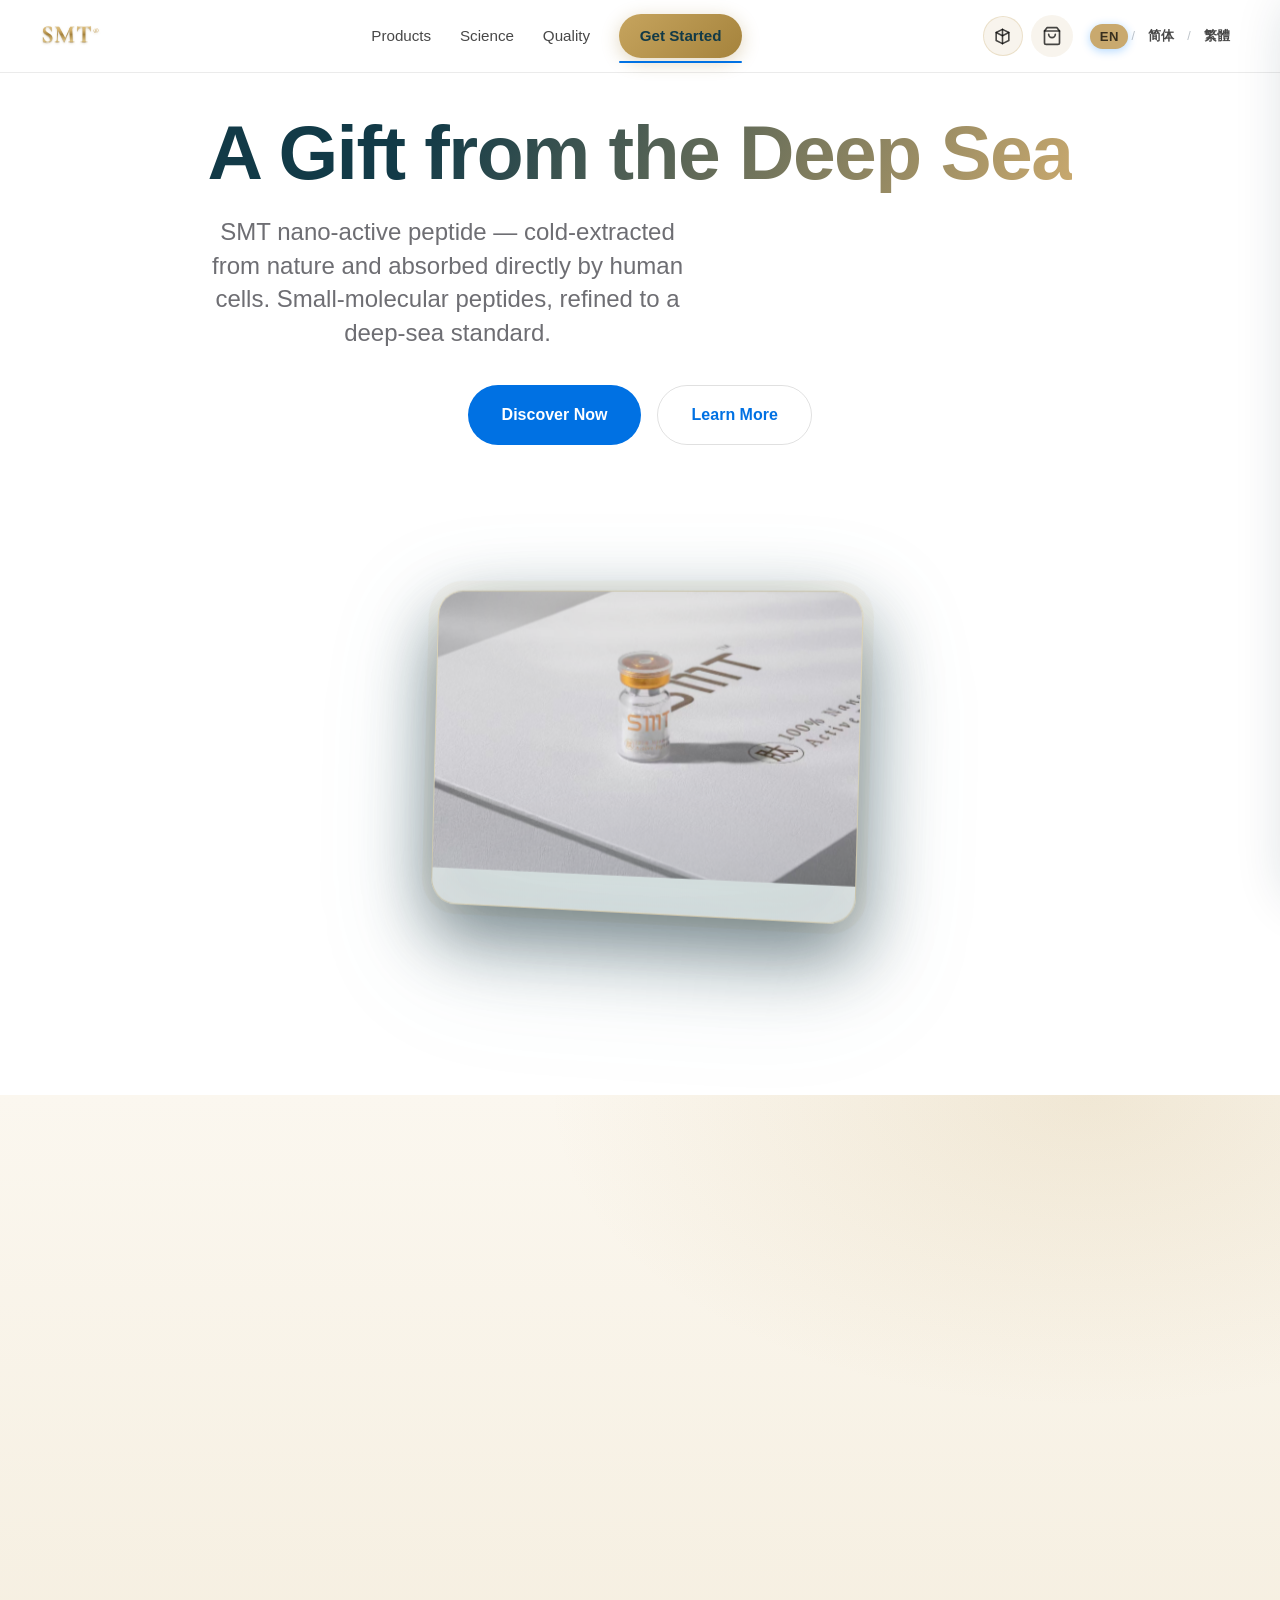
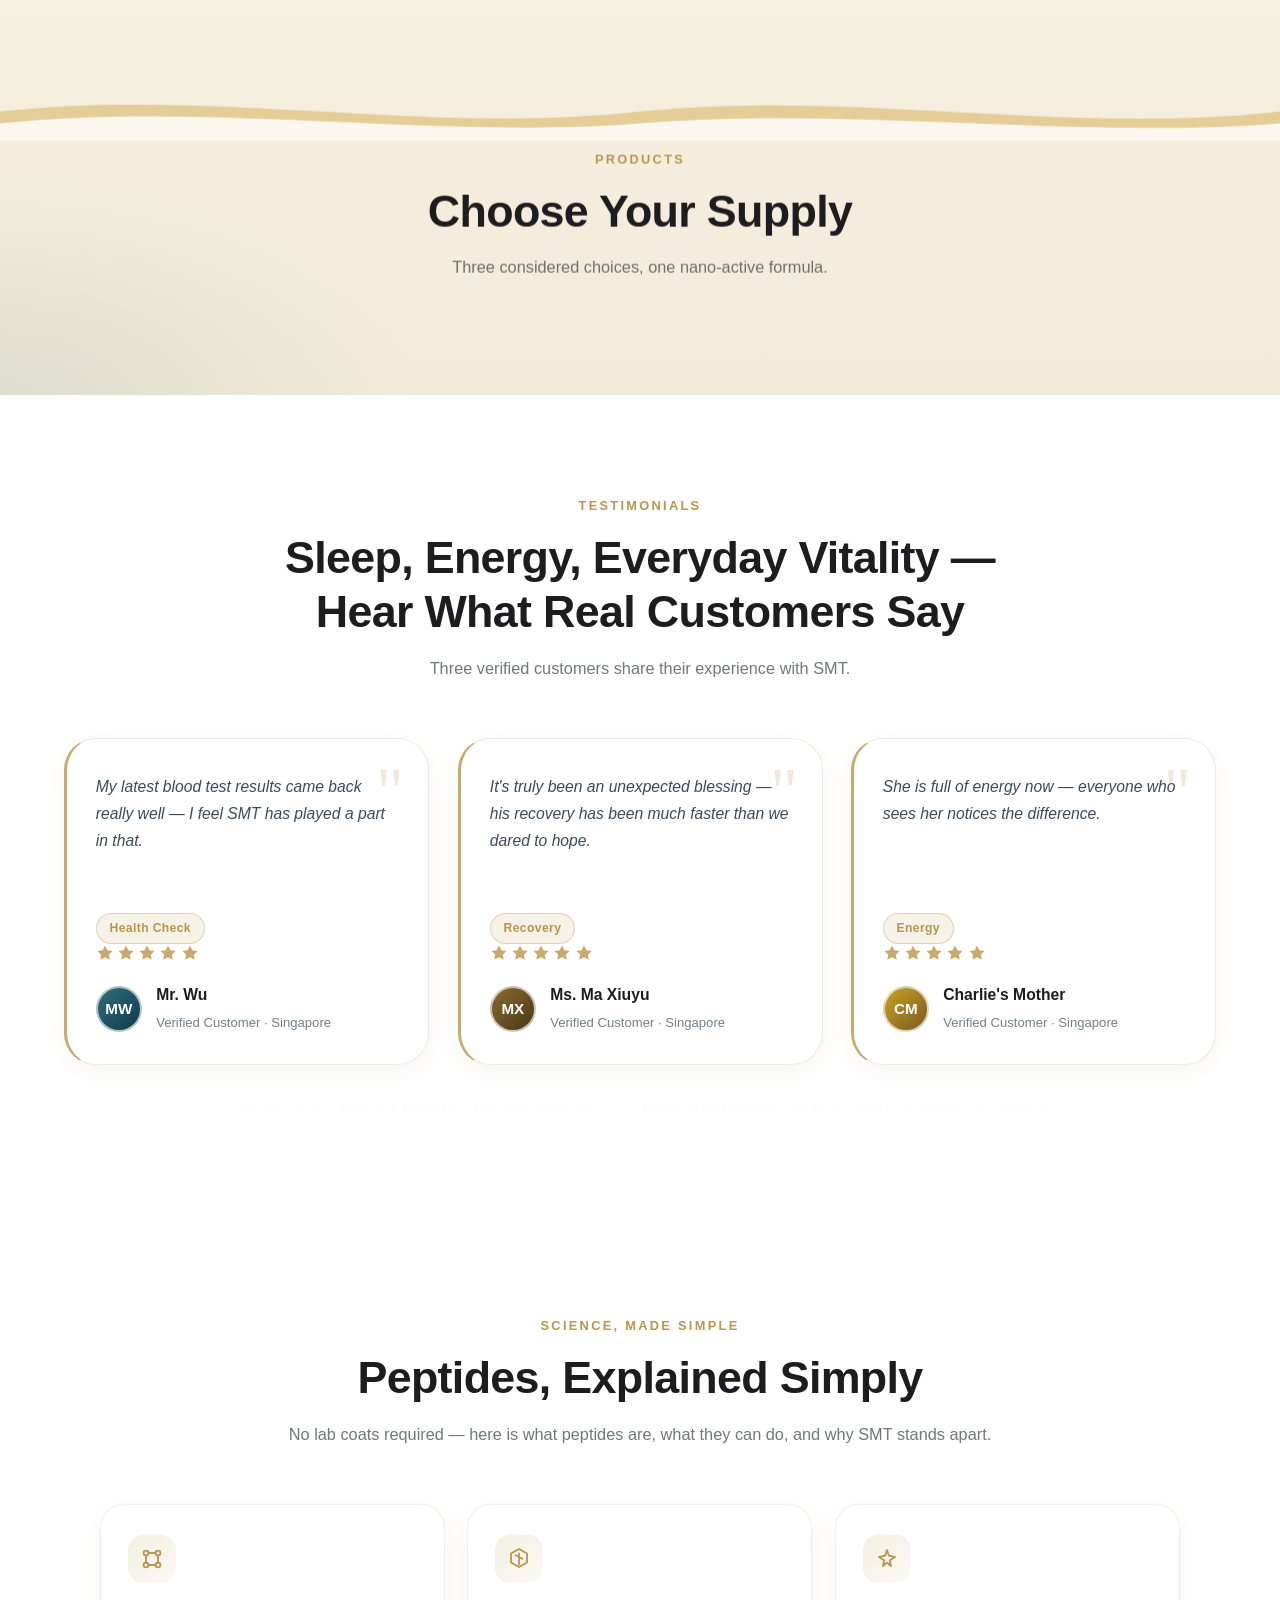
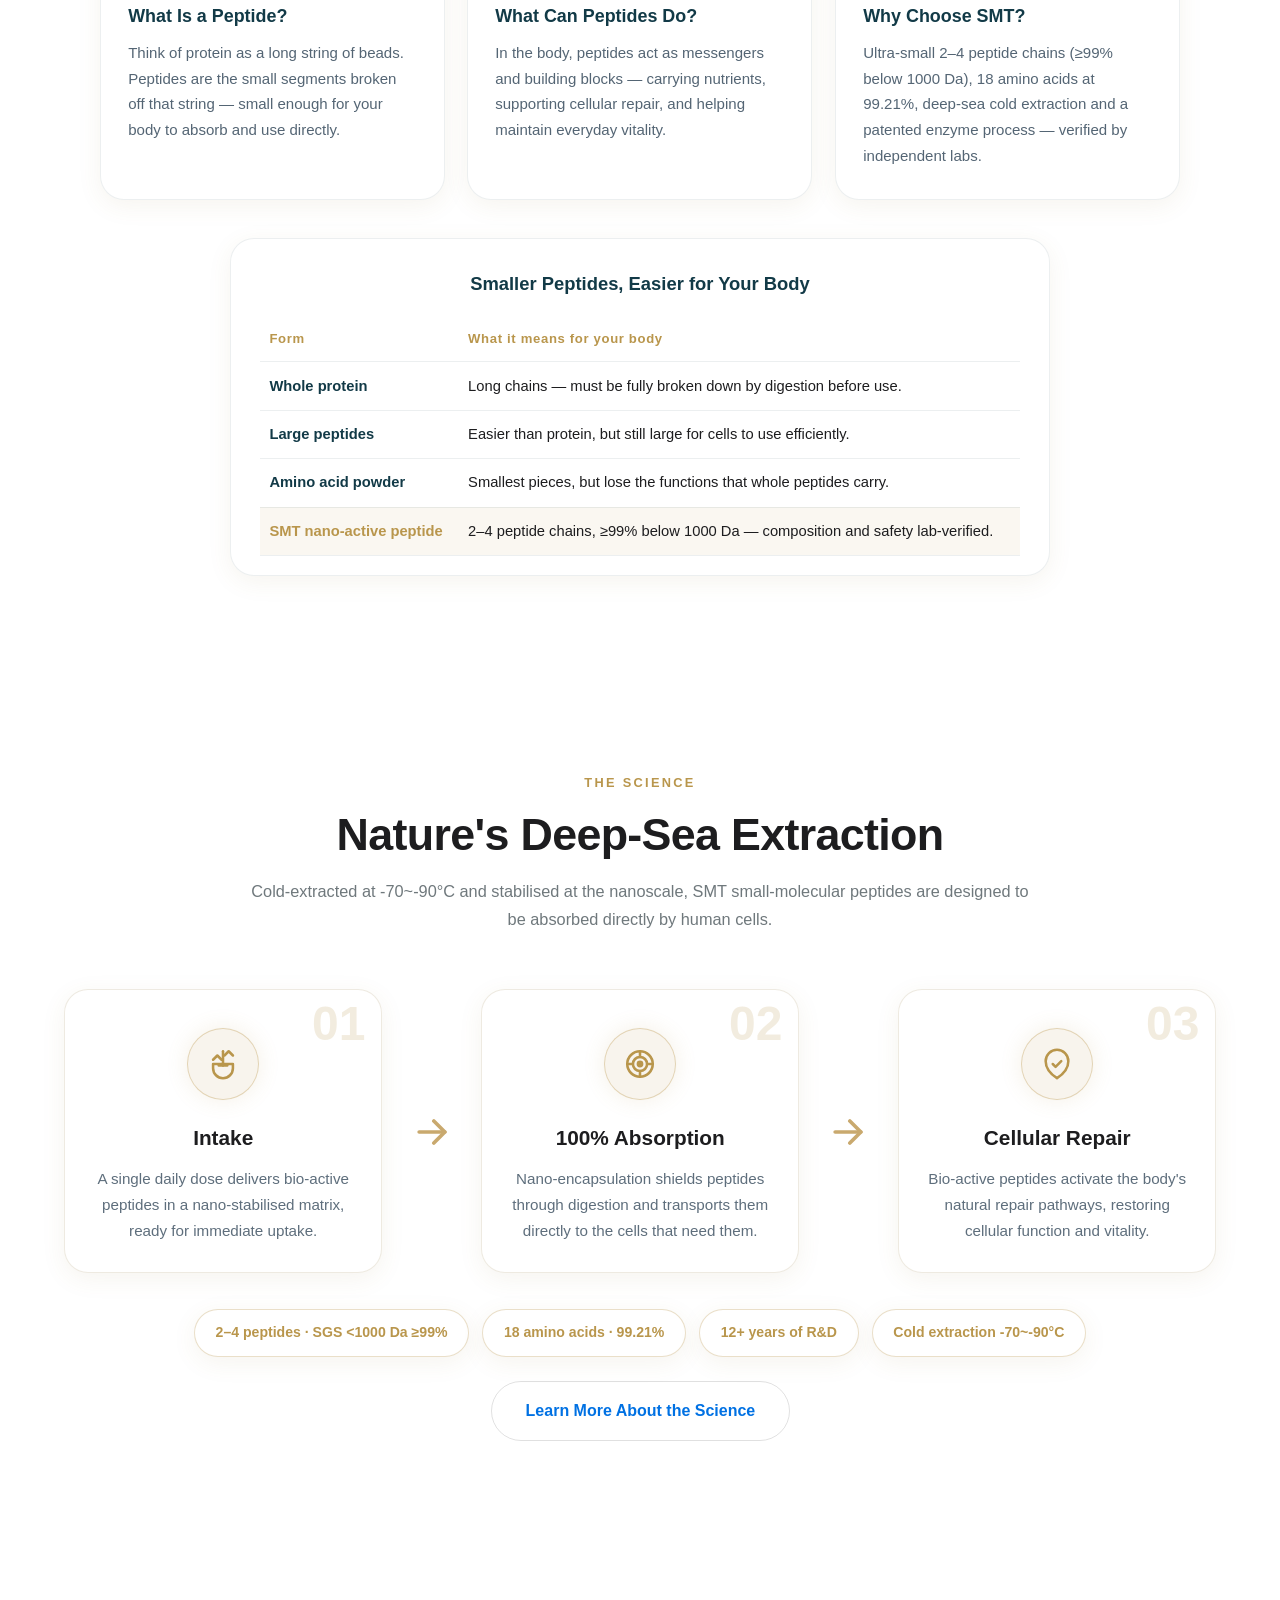
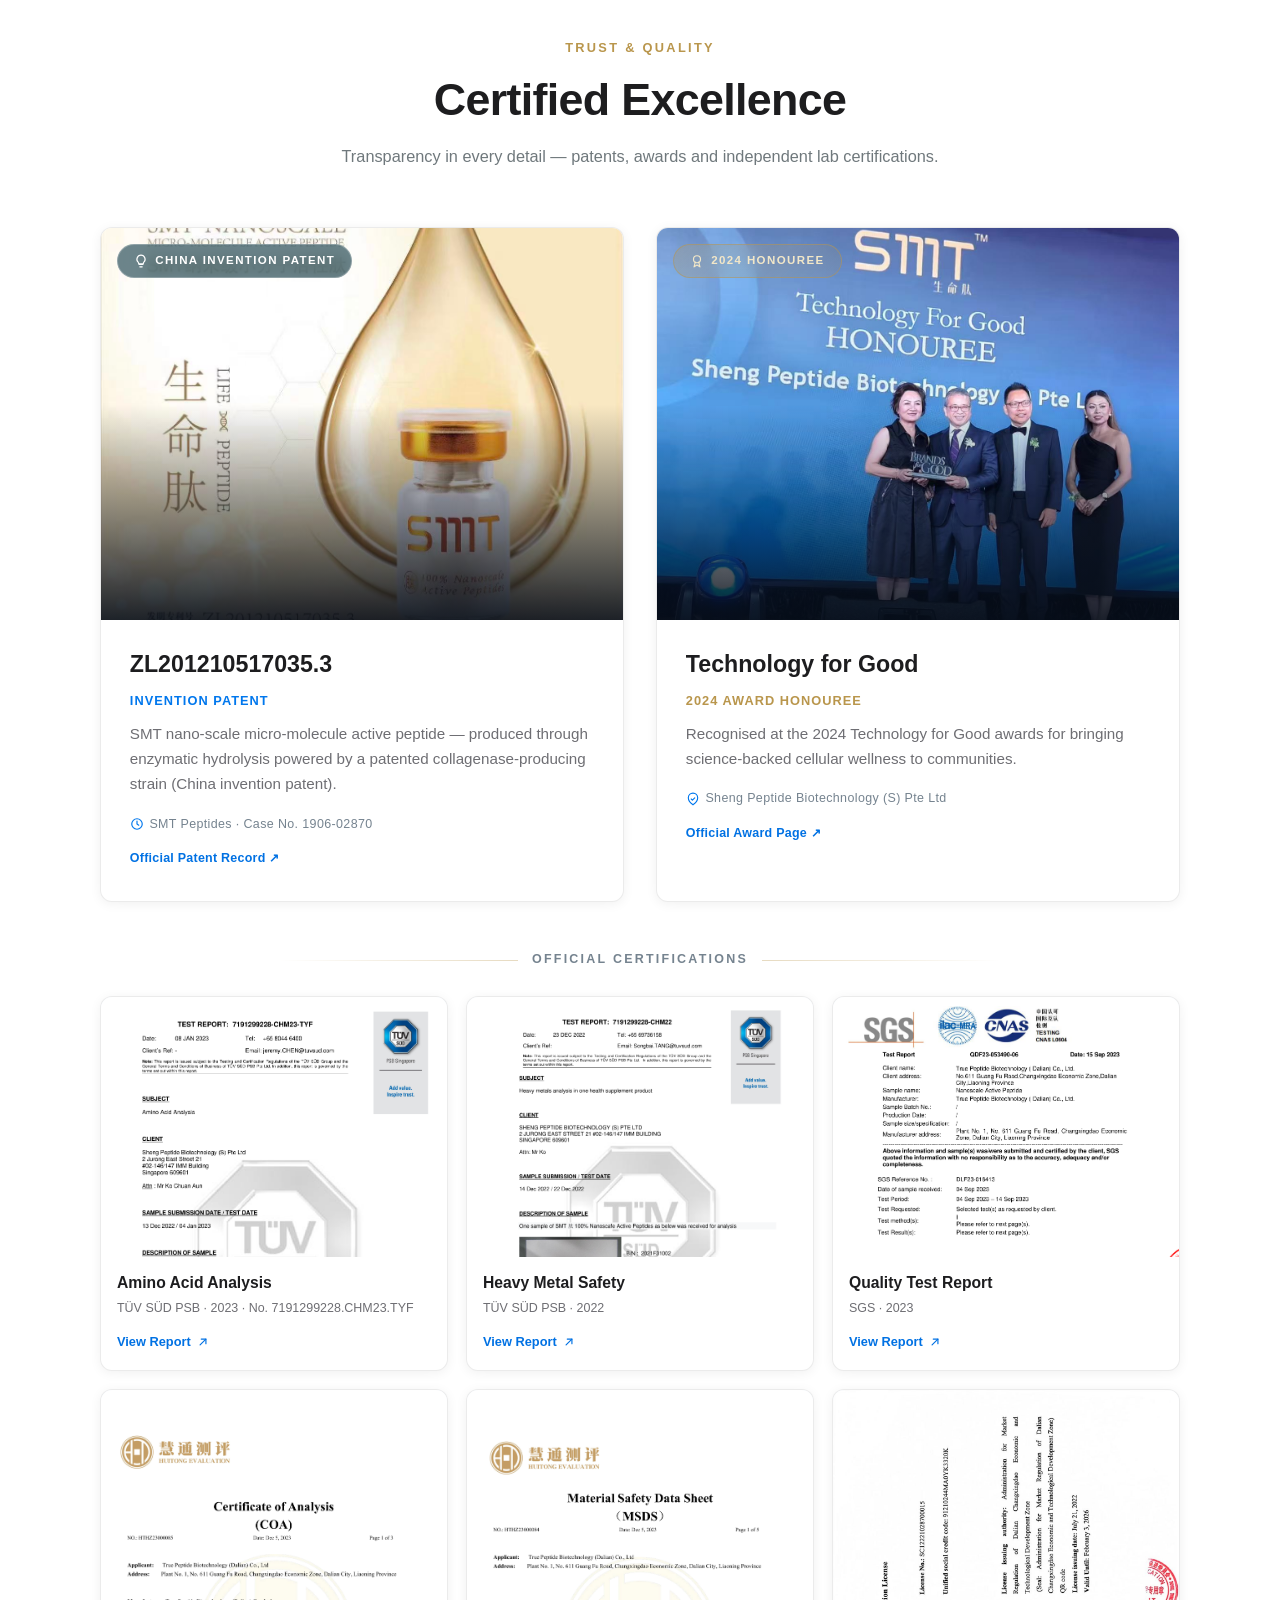
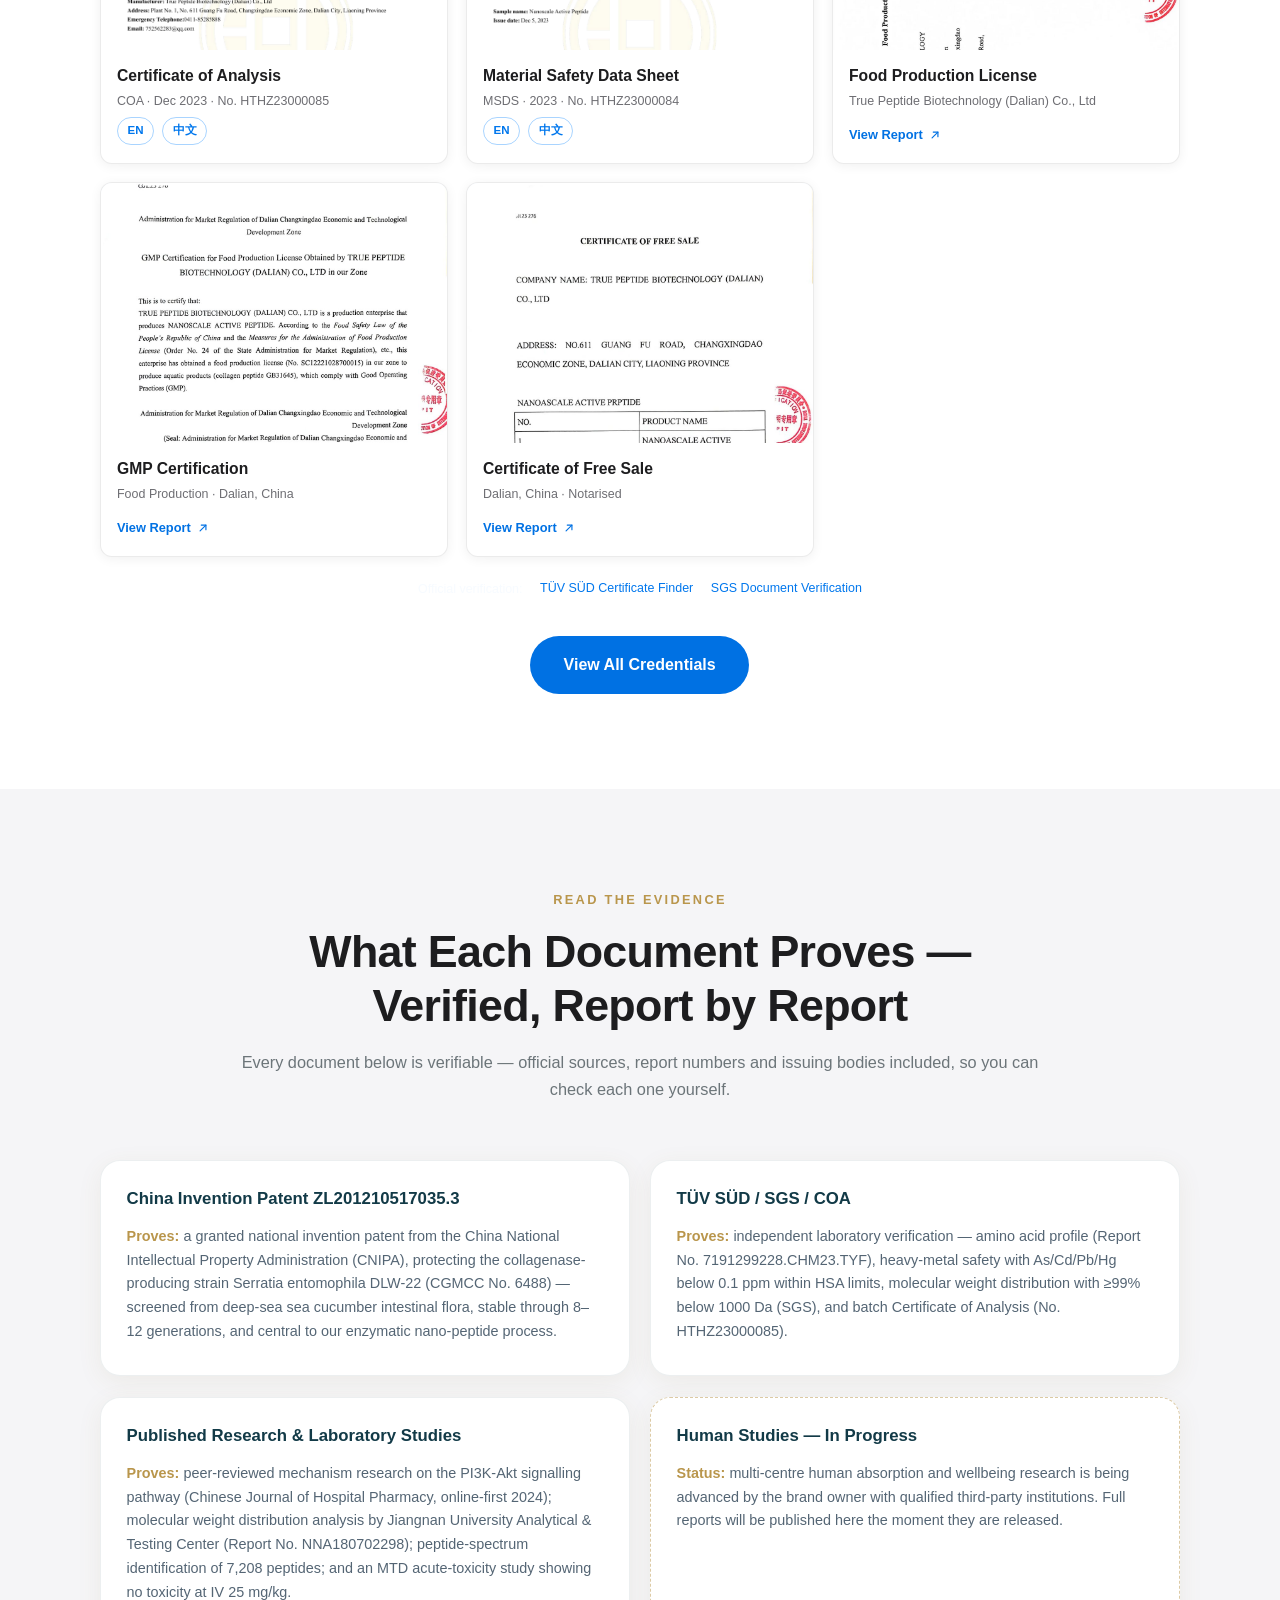
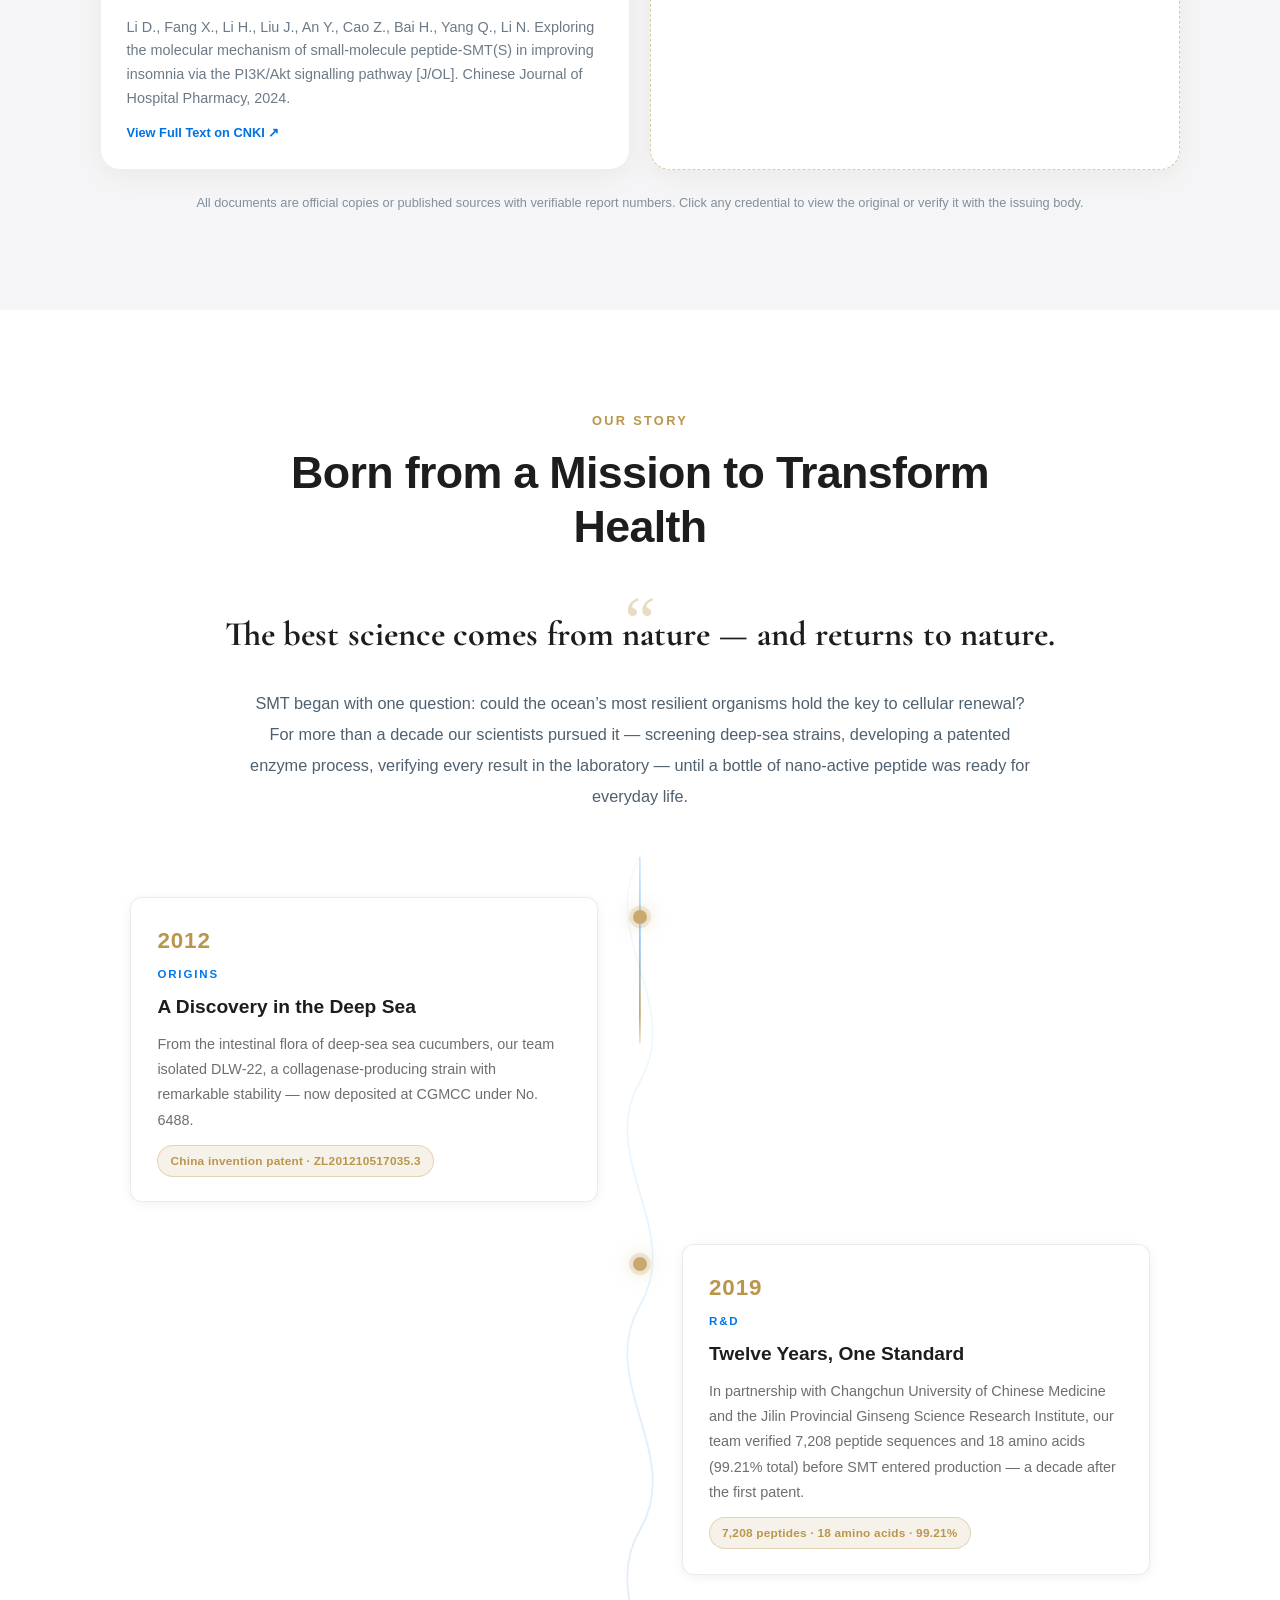
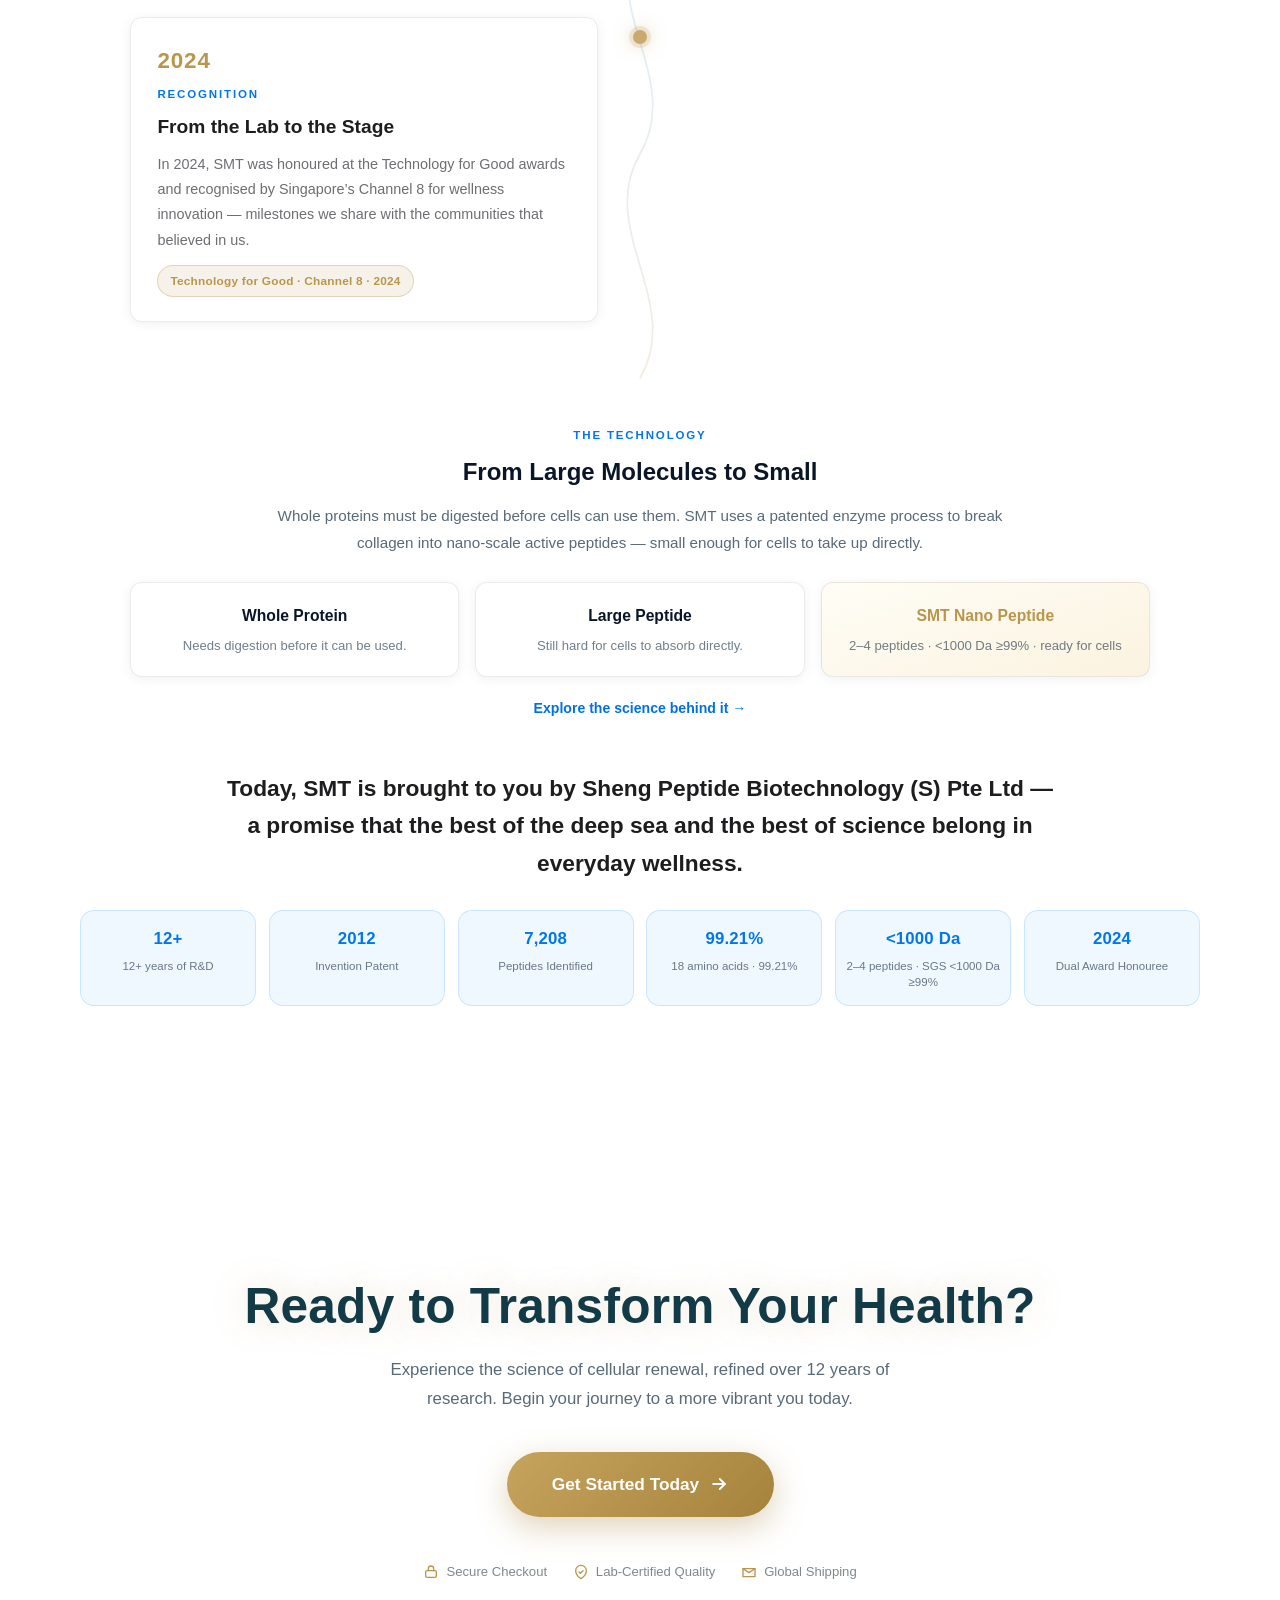
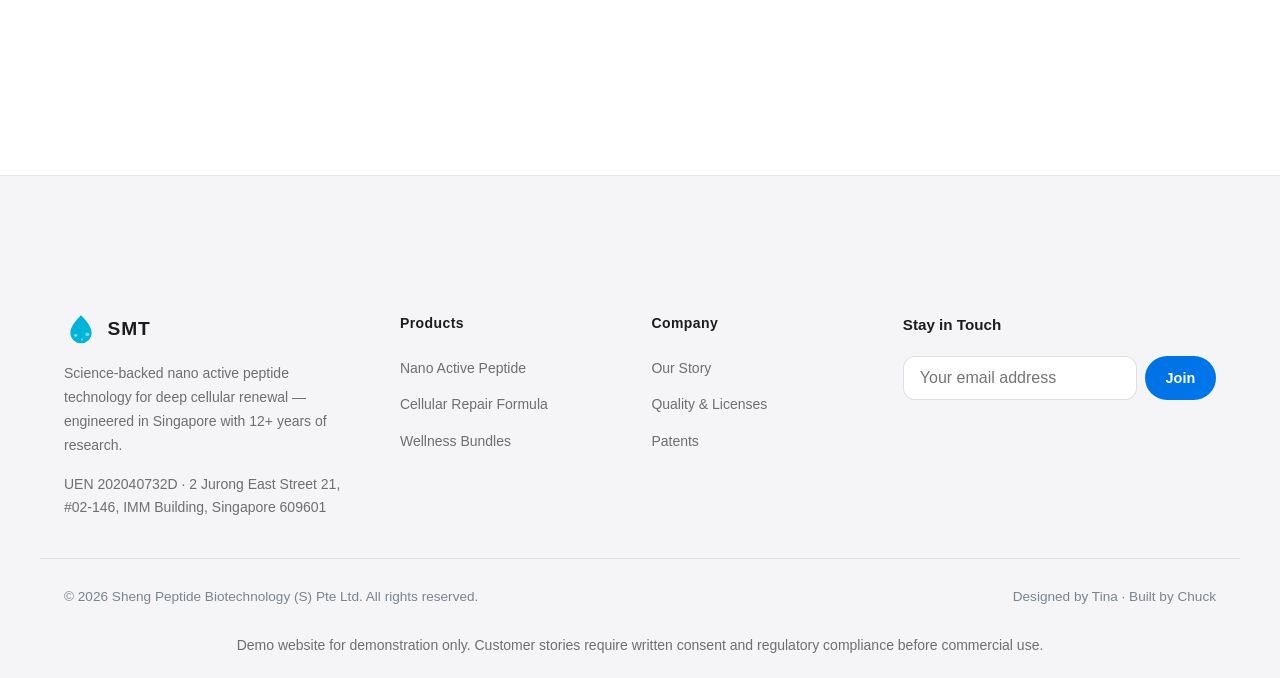
<file: index.html>
<!DOCTYPE html>
<html lang="en">
<head>
<meta charset="UTF-8">
<meta name="viewport" content="width=device-width, initial-scale=1.0">
<title>Sheng Peptide Biotechnology (S) Pte Ltd — Unlock Your Cells' Full Potential</title>
<meta name="description" content="Sheng Peptide Biotechnology (S) Pte Ltd: 12+ years of R&D in nano active peptide technology. Intake → 100% Absorption → Cellular Repair. Recipient of the 2024 Channel 8 Singapore award.">
<meta name="keywords" content="Sheng Peptide, SMT, peptide, nano active peptide, cellular repair, cellular renewal, biotechnology, Singapore, 100% absorption">
<meta name="author" content="Sheng Peptide Biotechnology (S) Pte Ltd">
<meta property="og:type" content="website">
<meta property="og:title" content="Sheng Peptide Biotechnology — Unlock Your Cells' Full Potential">
<meta property="og:description" content="Nano active peptide technology for deep cellular renewal — 12 years of R&D and 100% absorption.">
<meta property="og:image" content="https://charlieos.cc.cd/assets/products/tier-1month.jpg">
<meta property="og:site_name" content="Sheng Peptide Biotechnology (S) Pte Ltd">
<link rel="icon" href="data:image/svg+xml,%3Csvg xmlns='http://www.w3.org/2000/svg' viewBox='0 0 32 32'%3E%3Cpath d='M16 3C10 9 6 14 6 19a10 10 0 0 0 20 0c0-5-4-10-10-16z' fill='%2300B4D8'/%3E%3C/svg%3E">
    <link href="assets/fonts/fonts.css" rel="stylesheet">
<script type="application/ld+json">
{
  "@context": "https://schema.org",
  "@type": "Organization",
  "name": "Sheng Peptide Biotechnology (S) Pte Ltd",
  "description": "Nano active peptide technology for cellular renewal. 12+ years of research and development.",
  "award": "2024 Channel 8 Singapore Award",
  "slogan": "Unlock Your Cells' Full Potential"
}
</script>

<style>
/* ============================================================
   SMT 首页 — Ocean Wave v2.0 (by Chuck, designed by Tina)
   ============================================================ */
:root {
  /* === 海洋色系 === */
  --ocean-deep: #0A1628;
  --ocean-mid: #0B3D6B;
  --ocean-light: #1A6B8A;
  --teal-primary: #00B4D8;
  --teal-light: #48CAE4;
  --teal-pale: #90E0EF;
  --wave-white: #F0F8FF;
  --foam-white: #FFFFFF;
  --coral-accent: #FF6B6B;
  --coral-hover: #FF5252;
  --gold-accent: #FFD700;

  /* === 字体 === */
  --font-primary: 'SF Pro Display', -apple-system, BlinkMacSystemFont, 'Segoe UI', 'PingFang SC', sans-serif;
  --font-body: 'SF Pro Text', -apple-system, BlinkMacSystemFont, 'Segoe UI', 'PingFang SC', sans-serif;

  /* === 圆角 / 阴影 === */
  --radius-sm: 8px;
  --radius-md: 16px;
  --radius-lg: 24px;
  --radius-xl: 32px;
  --radius-full: 9999px;
  --shadow-soft: 0 4px 24px rgba(0, 180, 216, 0.08);
  --shadow-medium: 0 8px 32px rgba(0, 180, 216, 0.12);
  --shadow-strong: 0 12px 48px rgba(0, 180, 216, 0.18);
  --shadow-glow: 0 0 40px rgba(0, 180, 216, 0.35);

  /* === 动画 === */
  --ease-out-expo: cubic-bezier(0.16, 1, 0.3, 1);
  --ease-out-back: cubic-bezier(0.34, 1.56, 0.64, 1);
  --ease-spring: cubic-bezier(0.175, 0.885, 0.32, 1.275);
  --duration-fast: 0.2s;
  --duration-normal: 0.4s;
  --duration-slow: 0.6s;
  --duration-wave: 8s;

  /* === 布局 === */
  --container-max: 1200px;
  --container-narrow: 800px;
  --section-padding: clamp(4rem, 10vh, 8rem) clamp(1rem, 5vw, 4rem);
}

* { margin: 0; padding: 0; box-sizing: border-box; }

html { scroll-behavior: smooth; }

body {
  font-family: var(--font-body);
  background: var(--ocean-deep);
  color: var(--wave-white);
  line-height: 1.7;
  overflow-x: hidden;
  -webkit-font-smoothing: antialiased;
}

img, svg { display: block; max-width: 100%; }
a { text-decoration: none; color: inherit; }
ul { list-style: none; }

.container { max-width: var(--container-max); margin: 0 auto; padding: 0 1.5rem; }

@keyframes bubble-rise {
  0%   { transform: translateY(0) scale(0.2); opacity: 0; }
  12%  { opacity: 0.65; }
  85%  { opacity: 0.3; }
  100% { transform: translateY(-105vh) scale(1.05); opacity: 0; }
}

/* ============================================================
   2. 顶部导航
   ============================================================ */
.site-nav {
  position: fixed;
  top: 0; left: 0; right: 0;
  z-index: 100;
  padding: 0.9rem 1.5rem;
  background: rgba(10, 22, 40, 0.55);
  backdrop-filter: blur(14px);
  -webkit-backdrop-filter: blur(14px);
  border-bottom: 1px solid rgba(144, 224, 239, 0.12);
  transition: background var(--duration-normal) var(--ease-out-expo);
}

.nav-inner {
  max-width: var(--container-max);
  margin: 0 auto;
  display: flex;
  align-items: center;
  justify-content: space-between;
  gap: 1rem;
}

.logo {
  display: flex;
  align-items: center;
  gap: 0.6rem;
  font-family: var(--font-primary);
  font-weight: 800;
  font-size: 1.2rem;
  letter-spacing: 0.04em;
  color: var(--wave-white);
}

.logo svg { width: 34px; height: 34px; }

.nav-links {
  display: flex;
  align-items: center;
  gap: 1.8rem;
}

.nav-links a {
  font-size: 0.95rem;
  color: rgba(240, 248, 255, 0.78);
  position: relative;
  transition: color var(--duration-fast) ease;
}

.nav-links a::after {
  content: "";
  position: absolute;
  left: 0; bottom: -5px;
  width: 100%; height: 2px;
  background: linear-gradient(90deg, var(--teal-primary), var(--teal-light));
  border-radius: 2px;
  transform: scaleX(0);
  transform-origin: left;
  transition: transform var(--duration-normal) var(--ease-out-expo);
}

.nav-links a:hover { color: var(--foam-white); }
.nav-links a:hover::after { transform: scaleX(1); }

.nav-cta {
  font-family: var(--font-primary);
  font-weight: 700;
  font-size: 0.9rem;
  padding: 0.55rem 1.3rem;
  border-radius: var(--radius-full);
  background: linear-gradient(135deg, var(--coral-accent), var(--coral-hover));
  color: var(--foam-white);
  box-shadow: 0 4px 20px rgba(255, 107, 107, 0.35);
  transition: all var(--duration-normal) var(--ease-out-expo);
}

.nav-cta:hover { transform: translateY(-2px); box-shadow: 0 8px 28px rgba(255, 107, 107, 0.5); }

.nav-toggle {
  display: none;
  background: none; border: none; cursor: pointer;
  width: 40px; height: 40px;
  position: relative;
}

.nav-toggle span {
  position: absolute;
  left: 8px; right: 8px;
  height: 2px;
  background: var(--wave-white);
  border-radius: 2px;
  transition: all var(--duration-normal) var(--ease-out-expo);
}
.nav-toggle span:nth-child(1) { top: 12px; }
.nav-toggle span:nth-child(2) { top: 19px; }
.nav-toggle span:nth-child(3) { top: 26px; }
.nav-toggle.active span:nth-child(1) { top: 19px; transform: rotate(45deg); }
.nav-toggle.active span:nth-child(2) { opacity: 0; }
.nav-toggle.active span:nth-child(3) { top: 19px; transform: rotate(-45deg); }

/* ============================================================
   3. Hero Section
   ============================================================ */
.hero-section {
  position: relative;
  min-height: 100vh;
  display: flex;
  align-items: center;
  padding: 7rem 1.5rem 12rem;
  overflow: hidden;
}

.hero-grid {
  max-width: var(--container-max);
  margin: 0 auto;
  display: grid;
  grid-template-columns: 1.1fr 0.9fr;
  gap: 3rem;
  align-items: center;
  width: 100%;
}

.hero-badge {
  display: inline-flex;
  align-items: center;
  gap: 0.5rem;
  padding: 0.4rem 1rem;
  border-radius: var(--radius-full);
  background: rgba(0, 180, 216, 0.12);
  border: 1px solid rgba(0, 180, 216, 0.35);
  color: var(--teal-light);
  font-size: 0.82rem;
  font-weight: 600;
  letter-spacing: 0.08em;
  text-transform: uppercase;
  margin-bottom: 1.6rem;
}

.hero-badge::before {
  content: "";
  width: 8px; height: 8px;
  border-radius: 50%;
  background: var(--teal-primary);
  box-shadow: 0 0 12px var(--teal-primary);
  animation: pulse-dot 2s ease-in-out infinite;
}

@keyframes pulse-dot {
  0%, 100% { opacity: 1; transform: scale(1); }
  50% { opacity: 0.5; transform: scale(0.8); }
}

.hero-title {
  font-family: var(--font-primary);
  font-size: clamp(2.4rem, 5vw, 4.3rem);
  font-weight: 800;
  line-height: 1.12;
  letter-spacing: -0.01em;
  background: linear-gradient(120deg, var(--foam-white) 30%, var(--teal-light) 100%);
  -webkit-background-clip: text;
  background-clip: text;
  -webkit-text-fill-color: transparent;
  margin-bottom: 1.4rem;
}

.hero-subtitle {
  font-size: clamp(1rem, 1.5vw, 1.15rem);
  color: rgba(240, 248, 255, 0.75);
  max-width: 30rem;
  margin-bottom: 2.2rem;
}

.hero-cta-group {
  display: flex;
  flex-wrap: wrap;
  gap: 1rem;
  margin-bottom: 2.5rem;
}

.btn {
  display: inline-flex;
  align-items: center;
  gap: 0.5rem;
  font-family: var(--font-primary);
  font-weight: 700;
  font-size: 1rem;
  padding: 0.95rem 2.1rem;
  border-radius: var(--radius-full);
  transition: all var(--duration-normal) var(--ease-out-expo);
  will-change: transform;
}

.btn-primary {
  background: linear-gradient(135deg, var(--teal-primary), var(--teal-light));
  color: var(--ocean-deep);
  box-shadow: 0 8px 30px rgba(0, 180, 216, 0.4);
}
.btn-primary:hover { transform: translateY(-3px); box-shadow: var(--shadow-glow); }

.btn-secondary {
  background: transparent;
  color: var(--wave-white);
  border: 1.5px solid rgba(144, 224, 239, 0.4);
}
.btn-secondary:hover { border-color: var(--teal-light); transform: translateY(-3px); background: rgba(0, 180, 216, 0.08); }

.hero-stats {
  display: flex;
  gap: 2.5rem;
  align-items: flex-start;
}

.hero-stats .mini-stat strong {
  display: block;
  min-height: 1.9rem;
  line-height: 1;
  width: 6rem;
  font-family: var(--font-primary);
  font-size: 1.5rem;
  font-weight: 800;
  color: var(--teal-light);
  font-variant-numeric: tabular-nums;
  letter-spacing: 0.01em;
  white-space: nowrap;
}
.hero-stats .mini-stat span {
  display: block;
  margin-top: 0.5rem;
  width: 6rem;
  font-size: 0.8rem;
  line-height: 1.4;
  color: rgba(240, 248, 255, 0.6);
  min-height: 2.2em;
}

/* --- 产品展示区（居中） --- */
.hero-product-showcase {
  position: relative;
  display: flex;
  align-items: center;
  justify-content: center;
}

.product-image-wrapper {
  position: relative;
  z-index: 2;
  width: min(300px, 62vw);
  animation: product-float 7s var(--ease-spring) infinite;
}

.hero-bottle-frame {
  position: relative;
  overflow: hidden;
  border-radius: 47% 53% 51% 49% / 44% 46% 54% 56%;
  border: 1px solid rgba(185, 150, 76, 0.32);
  box-shadow:
    0 30px 70px rgba(6, 18, 26, 0.42),
    inset 0 0 60px rgba(255, 255, 255, 0.16),
    0 0 0 10px rgba(185, 150, 76, 0.06);
  transform: perspective(1000px) rotateY(-9deg) rotate(1.5deg);
  background: radial-gradient(120% 100% at 50% 0%, rgba(255, 246, 224, 0.72), rgba(225, 232, 230, 0.92) 68%, rgba(208, 216, 216, 0.96));
}

.hero-bottle-frame img {
  display: block;
  width: 100%;
  height: auto;
  transform: scale(1.08) translateY(-0.5%);
  object-fit: cover;
}

.hero-bottle-frame::after {
  content: "";
  position: absolute;
  inset: 0;
  border-radius: inherit;
  pointer-events: none;
  background:
    radial-gradient(70% 45% at 50% 8%, rgba(255, 244, 214, 0.42), transparent 62%),
    radial-gradient(120% 90% at 50% 108%, rgba(18, 58, 71, 0.18), transparent 60%);
  mix-blend-mode: soft-light;
}

@keyframes product-float {
  0%, 100% { transform: translateY(0) rotate(0deg); }
  50% { transform: translateY(-16px) rotate(1.2deg); }
}

@keyframes glow-pulse {
  0%, 100% { opacity: 0.45; transform: scale(1); }
  50% { opacity: 0.85; transform: scale(1.06); }
}
.float-1 { top: 8%; left: -6%; animation-delay: -1.5s; }
.float-2 { bottom: 14%; right: -4%; animation-delay: -3s; }

/* ============================================================
   4. 通用 Section / 滚动动画
   ============================================================ */
.section {
  position: relative;
  padding: var(--section-padding);
}

.section-header {
  text-align: center;
  max-width: var(--container-narrow);
  margin: 0 auto 3.5rem;
}

.section-label {
  display: inline-block;
  font-size: 0.8rem;
  font-weight: 700;
  letter-spacing: 0.18em;
  text-transform: uppercase;
  color: var(--teal-light);
  margin-bottom: 0.9rem;
}

.section-title {
  font-family: var(--font-primary);
  font-size: clamp(1.7rem, 3.5vw, 2.9rem);
  font-weight: 800;
  line-height: 1.2;
  color: var(--wave-white);
}

.section-sub {
  margin-top: 1rem;
  color: rgba(240, 248, 255, 0.7);
  font-size: 1.02rem;
}

/* 入场动画基类 */
.reveal, .reveal-scale, .reveal-left, .reveal-right, .stagger-item {
  opacity: 0;
  will-change: transform, opacity;
}

.reveal {
  transform: translateY(24px);
  transition: opacity var(--duration-slow) var(--ease-out-expo),
              transform var(--duration-slow) var(--ease-out-expo);
}

.reveal-scale {
  transform: scale(0.96) translateY(12px);
  transition: opacity var(--duration-slow) var(--ease-out-expo),
              transform var(--duration-slow) var(--ease-out-back);
}

.reveal-left {
  transform: translateX(-28px);
  transition: opacity var(--duration-slow) var(--ease-out-expo),
              transform var(--duration-slow) var(--ease-out-expo);
}

.reveal-right {
  transform: translateX(28px);
  transition: opacity var(--duration-slow) var(--ease-out-expo),
              transform var(--duration-slow) var(--ease-out-expo);
}

.reveal.visible, .reveal-scale.visible,
.reveal-left.visible, .reveal-right.visible,
.stagger-container.visible .stagger-item {
  opacity: 1;
  transform: translateX(0) translateY(0) scale(1);
}

.stagger-item {
  transform: translateY(30px);
  transition: opacity var(--duration-normal) var(--ease-out-expo),
              transform var(--duration-normal) var(--ease-out-expo);
}

.stagger-container.visible .stagger-item:nth-child(1) { transition-delay: 0s; }
.stagger-container.visible .stagger-item:nth-child(2) { transition-delay: 0.12s; }
.stagger-container.visible .stagger-item:nth-child(3) { transition-delay: 0.24s; }
.stagger-container.visible .stagger-item:nth-child(4) { transition-delay: 0.36s; }

/* ============================================================
   5. 品牌故事 Section
   ============================================================ */
.story-section { background: rgba(11, 61, 107, 0.18); }

.story-grid {
  display: grid;
  grid-template-columns: 1fr 1fr;
  gap: 3.5rem;
  align-items: center;
}

.story-content p {
  color: rgba(240, 248, 255, 0.78);
  font-size: 1.05rem;
  margin-bottom: 2rem;
}

.story-stats {
  display: grid;
  grid-template-columns: 1fr 1fr;
  gap: 1.5rem;
}

.stat-item {
  background: rgba(255, 255, 255, 0.05);
  border: 1px solid rgba(144, 224, 239, 0.15);
  border-radius: var(--radius-md);
  padding: 1.4rem 1.2rem;
  transition: all var(--duration-normal) var(--ease-out-expo);
}
.stat-item:hover { transform: translateY(-5px); border-color: rgba(0, 180, 216, 0.5); box-shadow: var(--shadow-medium); }

.stat-value {
  font-family: var(--font-primary);
  font-size: 2.2rem;
  font-weight: 800;
  color: var(--teal-light);
  line-height: 1.1;
}

.stat-label {
  font-size: 0.85rem;
  color: rgba(240, 248, 255, 0.65);
  margin-top: 0.3rem;
}

/* 时间线视觉 */
.story-visual {
  position: relative;
  padding: 1rem;
}

.timeline {
  position: relative;
  padding-left: 2.2rem;
  border-left: 2px solid rgba(0, 180, 216, 0.3);
}

.timeline-item {
  position: relative;
  padding: 0 0 1.8rem 0.4rem;
}

.timeline-item::before {
  content: "";
  position: absolute;
  left: -2.35rem;
  top: 0.4rem;
  width: 12px; height: 12px;
  border-radius: 50%;
  background: var(--teal-primary);
  box-shadow: 0 0 0 4px rgba(0, 180, 216, 0.15), 0 0 16px var(--teal-primary);
}

.timeline-item .tl-year {
  font-family: var(--font-primary);
  font-weight: 800;
  font-size: 1.05rem;
  color: var(--teal-light);
}

.timeline-item p {
  color: rgba(240, 248, 255, 0.7);
  font-size: 0.92rem;
}

.award-badge {
  margin-top: 1.6rem;
  display: inline-flex;
  align-items: center;
  gap: 0.9rem;
  padding: 1rem 1.4rem;
  border-radius: var(--radius-lg);
  background: linear-gradient(135deg, rgba(255, 215, 0, 0.12), rgba(255, 215, 0, 0.04));
  border: 1px solid rgba(255, 215, 0, 0.35);
  box-shadow: 0 0 30px rgba(255, 215, 0, 0.12);
}

.award-badge svg { width: 34px; height: 34px; color: var(--gold-accent); }

.award-badge .award-text strong {
  display: block;
  font-family: var(--font-primary);
  font-size: 1rem;
  color: var(--gold-accent);
  letter-spacing: 0.02em;
}

.award-badge .award-text span {
  font-size: 0.8rem;
  color: rgba(240, 248, 255, 0.65);
}

/* ============================================================
   6. 三步流程 Section
   ============================================================ */
.process-section { background: rgba(10, 22, 40, 0.4); }

.process-steps {
  display: grid;
  grid-template-columns: 1fr auto 1fr auto 1fr;
  gap: 1.5rem;
  align-items: stretch;
}

.step-card {
  position: relative;
  background: rgba(255, 255, 255, 0.05);
  backdrop-filter: blur(10px);
  -webkit-backdrop-filter: blur(10px);
  border: 1px solid rgba(144, 224, 239, 0.14);
  border-radius: var(--radius-lg);
  padding: 2.4rem 1.8rem 1.8rem;
  text-align: center;
  overflow: hidden;
  transition: all var(--duration-normal) var(--ease-out-expo);
}

.step-card:hover {
  transform: translateY(-8px);
  box-shadow: var(--shadow-strong);
  border-color: rgba(0, 180, 216, 0.45);
}

.step-number {
  position: absolute;
  top: 0.6rem; right: 1rem;
  font-family: var(--font-primary);
  font-size: 3rem;
  font-weight: 800;
  color: rgba(0, 180, 216, 0.16);
  line-height: 1;
}

.step-icon {
  width: 72px; height: 72px;
  margin: 0 auto 1.2rem;
  display: flex;
  align-items: center;
  justify-content: center;
  border-radius: 50%;
  background: rgba(0, 180, 216, 0.12);
  border: 1px solid rgba(0, 180, 216, 0.35);
  box-shadow: 0 0 24px rgba(0, 180, 216, 0.15);
  transition: transform var(--duration-normal) var(--ease-out-back);
}

.step-card:hover .step-icon { transform: scale(1.12); }
.step-icon svg { width: 34px; height: 34px; color: var(--teal-light); }

.step-card h3 {
  font-family: var(--font-primary);
  font-size: 1.3rem;
  font-weight: 700;
  color: var(--wave-white);
  margin-bottom: 0.7rem;
}

.step-card p {
  font-size: 0.95rem;
  color: rgba(240, 248, 255, 0.68);
}

.step-connector {
  display: flex;
  align-items: center;
  justify-content: center;
  padding: 0 0.2rem;
}

.step-connector svg {
  width: 44px; height: 44px;
  color: var(--teal-primary);
}

@keyframes connector-pulse {
  0%, 100% { opacity: 0.4; transform: translateX(0); }
  50% { opacity: 1; transform: translateX(6px); }
}

/* ============================================================
   7. 客户评价 Section
   ============================================================ */
.testimonials-section {
  background:
    linear-gradient(rgba(72, 202, 228, 0.035) 1px, transparent 1px),
    linear-gradient(90deg, rgba(72, 202, 228, 0.035) 1px, transparent 1px),
    rgba(11, 61, 107, 0.18);
  background-size: 48px 48px;
}

.testimonials-grid {
  display: grid;
  grid-template-columns: repeat(3, 1fr);
  gap: 1.8rem;
  transition: opacity 0.45s ease, transform 0.45s ease;
}

.testimonials-grid.testi-leaving {
  opacity: 0;
  transform: translateY(10px);
}

.testimonials-grid .testi-card {
  animation: testi-card-in 0.6s var(--ease-out-expo) both;
}

.testimonials-grid .testi-card:nth-child(2) { animation-delay: 0.08s; }
.testimonials-grid .testi-card:nth-child(3) { animation-delay: 0.16s; }

@keyframes testi-card-in {
  from { opacity: 0; transform: translateY(22px) scale(0.985); }
  to   { opacity: 1; transform: translateY(0) scale(1); }
}

.testi-disclaimer {
  margin-top: 2rem;
  text-align: center;
  font-size: 0.78rem;
  letter-spacing: 0.02em;
  color: rgba(240, 248, 255, 0.48);
}

.testimonial-card {
  position: relative;
  background: rgba(255, 255, 255, 0.05);
  backdrop-filter: blur(12px);
  -webkit-backdrop-filter: blur(12px);
  border: 1px solid rgba(144, 224, 239, 0.14);
  border-left: 3px solid var(--teal-primary);
  border-radius: var(--radius-xl);
  padding: 2.2rem 1.8rem 1.8rem;
  transition: all var(--duration-normal) var(--ease-out-expo);
}

.testimonial-card:hover {
  transform: translateY(-8px);
  box-shadow: var(--shadow-strong);
}

.quote-icon {
  position: absolute;
  top: 1.2rem; right: 1.5rem;
  font-family: Georgia, serif;
  font-size: 4.2rem;
  line-height: 1;
  color: rgba(0, 180, 216, 0.22);
}

.testimonial-card blockquote {
  font-size: 0.98rem;
  color: rgba(240, 248, 255, 0.85);
  font-style: italic;
  margin-bottom: 1.4rem;
  min-height: 6.5em;
}

.rating {
  display: flex;
  gap: 0.2rem;
  margin-bottom: 1.2rem;
  color: var(--gold-accent);
}

.rating svg { width: 18px; height: 18px; }
.rating svg:nth-child(2) { animation-delay: 0.2s; }
.rating svg:nth-child(3) { animation-delay: 0.4s; }
.rating svg:nth-child(4) { animation-delay: 0.6s; }
.rating svg:nth-child(5) { animation-delay: 0.8s; }

@keyframes star-glow {
  0%, 100% { filter: drop-shadow(0 0 0 rgba(255, 215, 0, 0)); }
  50% { filter: drop-shadow(0 0 6px rgba(255, 215, 0, 0.8)); }
}

.author-info {
  display: flex;
  align-items: center;
  gap: 0.9rem;
}

.avatar {
  width: 46px; height: 46px;
  border-radius: 50%;
  display: flex;
  align-items: center;
  justify-content: center;
  font-family: var(--font-primary);
  font-weight: 800;
  font-size: 0.95rem;
  color: var(--ocean-deep);
  background: linear-gradient(135deg, var(--avatar-a, #48CAE4), var(--avatar-b, #0B3D6B));
  border: 2px solid rgba(144, 224, 239, 0.5);
  flex-shrink: 0;
}

.author-info strong {
  display: block;
  font-family: var(--font-primary);
  font-size: 0.98rem;
  color: var(--wave-white);
}

.author-info span {
  font-size: 0.82rem;
  color: rgba(240, 248, 255, 0.6);
}

/* ============================================================
   8. 资质与专利占位区（新增）
   ============================================================ */
.credentials-section { background: rgba(6, 13, 24, 0.35); }

.credentials-grid {
  display: grid;
  grid-template-columns: 1fr 1fr;
  gap: 2rem;
  max-width: 900px;
  margin: 0 auto;
}

.placeholder-card {
  position: relative;
  border: 2px dashed rgba(144, 224, 239, 0.45);
  background: rgba(255, 255, 255, 0.03);
  border-radius: var(--radius-lg);
  padding: 3rem 2rem;
  text-align: center;
  transition: all var(--duration-normal) var(--ease-out-expo);
  overflow: hidden;
}

.placeholder-card:hover {
  transform: translateY(-6px);
  border-color: rgba(0, 180, 216, 0.7);
  box-shadow: 0 0 40px rgba(0, 180, 216, 0.12);
  background: rgba(0, 180, 216, 0.05);
}

.placeholder-icon {
  width: 84px; height: 84px;
  margin: 0 auto 1.4rem;
  display: flex;
  align-items: center;
  justify-content: center;
  border-radius: 50%;
  background: rgba(0, 180, 216, 0.1);
  border: 1px solid rgba(0, 180, 216, 0.35);
}

.placeholder-icon svg { width: 40px; height: 40px; color: var(--teal-light); }

.placeholder-card:hover .placeholder-icon svg {
  animation: icon-wiggle 0.7s var(--ease-out-back);
}

@keyframes icon-wiggle {
  0% { transform: rotate(0); }
  30% { transform: rotate(-12deg); }
  60% { transform: rotate(10deg); }
  100% { transform: rotate(0); }
}

.placeholder-card h3 {
  font-family: var(--font-primary);
  font-size: 1.25rem;
  font-weight: 700;
  color: var(--wave-white);
  margin-bottom: 0.6rem;
}

.placeholder-card p {
  font-size: 0.95rem;
  color: rgba(240, 248, 255, 0.6);
  font-style: italic;
  margin-bottom: 1.4rem;
}

.placeholder-badge {
  display: inline-block;
  padding: 0.35rem 1.1rem;
  border-radius: var(--radius-full);
  background: rgba(255, 107, 107, 0.12);
  border: 1px solid rgba(255, 107, 107, 0.45);
  color: var(--coral-accent);
  font-size: 0.78rem;
  font-weight: 700;
  letter-spacing: 0.1em;
  text-transform: uppercase;
}

/* ============================================================
   9. CTA Section
   ============================================================ */
.cta-section {
  position: relative;
  text-align: center;
  overflow: hidden;
  background:
    radial-gradient(700px 360px at 50% 0%, rgba(0, 180, 216, 0.14), transparent 65%),
    var(--ocean-deep);
}

.cta-content {
  max-width: var(--container-narrow);
  margin: 0 auto;
  padding: 5rem 0 6rem;
  position: relative;
  z-index: 2;
}

.cta-content h2 {
  font-family: var(--font-primary);
  font-size: clamp(1.9rem, 4vw, 3.1rem);
  font-weight: 800;
  line-height: 1.2;
  color: var(--foam-white);
  text-shadow: 0 0 40px rgba(0, 180, 216, 0.35);
  margin-bottom: 1.2rem;
}

.cta-content p {
  color: rgba(240, 248, 255, 0.72);
  font-size: 1.05rem;
  max-width: 34rem;
  margin: 0 auto 2.4rem;
}

.btn-coral {
  display: inline-flex;
  align-items: center;
  gap: 0.6rem;
  font-family: var(--font-primary);
  font-weight: 800;
  font-size: 1.08rem;
  padding: 1.1rem 2.8rem;
  border-radius: var(--radius-full);
  background: linear-gradient(135deg, var(--coral-accent), var(--coral-hover));
  color: var(--foam-white);
  box-shadow: 0 10px 36px rgba(255, 107, 107, 0.4);
  transition: all var(--duration-normal) var(--ease-out-expo);
}

.btn-coral:hover {
  transform: translateY(-4px) scale(1.02);
  box-shadow: 0 16px 48px rgba(255, 107, 107, 0.6);
}

.trust-badges {
  display: flex;
  flex-wrap: wrap;
  justify-content: center;
  gap: 1.6rem;
  margin-top: 2.8rem;
}

.trust-badges span {
  display: inline-flex;
  align-items: center;
  gap: 0.45rem;
  font-size: 0.82rem;
  color: rgba(240, 248, 255, 0.55);
}

.trust-badges svg { width: 16px; height: 16px; color: var(--teal-light); }

/* ============================================================
   10. Footer
   ============================================================ */
.site-footer {
  position: relative;
  background: #060D18;
  border-top: 1px solid rgba(144, 224, 239, 0.08);
}

.footer-content {
  max-width: var(--container-max);
  margin: 0 auto;
  padding: 4.5rem 1.5rem 2.5rem;
  display: grid;
  grid-template-columns: 1.4fr 1fr 1fr 1.3fr;
  gap: 2.5rem;
}

.footer-brand p {
  margin-top: 1rem;
  font-size: 0.9rem;
  color: rgba(240, 248, 255, 0.6);
  max-width: 22rem;
}

.link-group h4 {
  font-family: var(--font-primary);
  font-size: 0.95rem;
  font-weight: 700;
  color: var(--wave-white);
  margin-bottom: 1.1rem;
  letter-spacing: 0.03em;
}

.link-group li { margin-bottom: 0.6rem; }

.link-group a {
  font-size: 0.9rem;
  color: rgba(240, 248, 255, 0.62);
  position: relative;
  transition: color var(--duration-fast) ease;
}

.link-group a:hover { color: var(--teal-light); }

.footer-newsletter h4 {
  font-family: var(--font-primary);
  font-size: 0.95rem;
  font-weight: 700;
  color: var(--wave-white);
  margin-bottom: 1.1rem;
}

.subscribe-form {
  display: flex;
  gap: 0.5rem;
  margin-bottom: 1.4rem;
}

.subscribe-form input {
  flex: 1;
  min-width: 0;
  padding: 0.75rem 1rem;
  border-radius: var(--radius-full);
  border: 1px solid rgba(144, 224, 239, 0.25);
  background: rgba(255, 255, 255, 0.06);
  color: var(--wave-white);
  font-size: 0.9rem;
  outline: none;
  transition: border-color var(--duration-fast) ease, box-shadow var(--duration-fast) ease;
}

.subscribe-form input:focus {
  border-color: var(--teal-primary);
  box-shadow: 0 0 0 3px rgba(0, 180, 216, 0.18);
}

.subscribe-form button {
  padding: 0.75rem 1.3rem;
  border-radius: var(--radius-full);
  border: none;
  background: linear-gradient(135deg, var(--teal-primary), var(--teal-light));
  color: var(--ocean-deep);
  font-weight: 700;
  font-size: 0.9rem;
  cursor: pointer;
  transition: all var(--duration-normal) var(--ease-out-expo);
}

.subscribe-form button:hover { box-shadow: var(--shadow-glow); transform: translateY(-2px); }

.footer-bottom {
  max-width: var(--container-max);
  margin: 0 auto;
  padding: 1.6rem 1.5rem;
  border-top: 1px solid rgba(144, 224, 239, 0.1);
  display: flex;
  align-items: center;
  justify-content: space-between;
  flex-wrap: wrap;
  gap: 1rem;
}

.footer-bottom p {
  font-size: 0.85rem;
  color: rgba(240, 248, 255, 0.5);
}

.social-links {
  display: flex;
  gap: 0.8rem;
}

.social-links a {
  width: 38px; height: 38px;
  display: flex;
  align-items: center;
  justify-content: center;
  border-radius: 50%;
  background: rgba(255, 255, 255, 0.06);
  border: 1px solid rgba(144, 224, 239, 0.2);
  color: rgba(240, 248, 255, 0.7);
  transition: all var(--duration-normal) var(--ease-out-expo);
}

.social-links a:hover {
  color: var(--ocean-deep);
  background: var(--teal-light);
  transform: translateY(-3px);
  box-shadow: var(--shadow-glow);
}

.social-links svg { width: 17px; height: 17px; }

/* ============================================================
   11. 响应式
   ============================================================ */
@media (max-width: 1024px) {
  .hero-grid { grid-template-columns: 1fr; text-align: center; }
  .hero-subtitle { margin-left: auto; margin-right: auto; }
  .hero-cta-group { justify-content: center; }
  .hero-stats { justify-content: center; }
  .hero-product-showcase { order: -1; max-width: 340px; margin: 0 auto; }
  .float-1 { left: -2%; }
  .float-2 { right: -2%; }
  .story-grid { grid-template-columns: 1fr; gap: 2.5rem; }
  .testimonials-grid { grid-template-columns: repeat(2, 1fr); }
  .testimonials-grid .testimonial-card:last-child { grid-column: 1 / -1; }
  .process-steps { grid-template-columns: 1fr; }
  .step-connector { transform: rotate(90deg); padding: 0.4rem 0; }
  .footer-content { grid-template-columns: 1fr 1fr; }
}

@media (max-width: 768px) {
  .nav-links {
    position: fixed;
    top: 0; right: 0; bottom: 0;
    width: min(78vw, 320px);
    flex-direction: column;
    align-items: flex-start;
    justify-content: center;
    gap: 1.6rem;
    padding: 2rem;
    background: rgba(10, 22, 40, 0.97);
    backdrop-filter: blur(18px);
    border-left: 1px solid rgba(144, 224, 239, 0.15);
    transform: translateX(100%);
    transition: transform var(--duration-normal) var(--ease-out-expo);
  }
  .nav-links.open { transform: translateX(0); }
  .nav-toggle { display: block; z-index: 110; }
  .testimonials-grid { grid-template-columns: 1fr; }
  .testimonials-grid .testimonial-card:last-child { grid-column: auto; }
  .credentials-grid { grid-template-columns: 1fr; }
  .story-stats { grid-template-columns: 1fr; }
  .footer-content { grid-template-columns: 1fr; gap: 2rem; }
}

@media (max-width: 480px) {
  .hero-stats { gap: 1.5rem; flex-wrap: wrap; }
  .hero-cta-group .btn { width: 100%; justify-content: center; }
  .trust-badges { gap: 1rem; }
  .footer-bottom { justify-content: center; text-align: center; }
}

/* ============================================================
   11b. 海洋升级：证书与专利高级展示墙
   ============================================================ */
.credentials-section {
  position: relative;
  background:
    radial-gradient(900px 480px at 50% -8%, rgba(0, 180, 216, 0.12), transparent 62%),
    rgba(6, 13, 24, 0.35);
  padding-top: 0;
}

.credentials-wall {
  max-width: 1080px;
  margin: 0 auto;
}

.cred-main-grid {
  display: grid;
  grid-template-columns: 1fr 1fr;
  gap: 2rem;
  margin-bottom: 3rem;
}

.cred-main-card {
  position: relative;
  display: flex;
  flex-direction: column;
  background: rgba(255, 255, 255, 0.045);
  backdrop-filter: blur(14px);
  -webkit-backdrop-filter: blur(14px);
  border: 1px solid rgba(144, 224, 239, 0.18);
  border-radius: var(--radius-xl);
  overflow: hidden;
  transition: transform var(--duration-normal) var(--ease-out-expo),
              border-color var(--duration-normal) var(--ease-out-expo),
              box-shadow var(--duration-normal) var(--ease-out-expo);
  will-change: transform;
}

.cred-main-card:hover {
  transform: translateY(-8px);
  border-color: rgba(0, 180, 216, 0.55);
  box-shadow: var(--shadow-strong);
}

.cred-main-card--gold:hover {
  border-color: rgba(255, 215, 0, 0.55);
  box-shadow: 0 12px 48px rgba(255, 215, 0, 0.16);
}

.cred-img-wrap {
  position: relative;
  aspect-ratio: 4 / 3;
  overflow: hidden;
}

.cred-img {
  width: 100%;
  height: 100%;
  object-fit: cover;
  transition: transform 0.7s var(--ease-out-expo);
}

.cred-img--top {
  object-position: 50% 22%;
}

.cred-main-card:hover .cred-img { transform: scale(1.05); }

.cred-img-fade {
  position: absolute;
  inset: 0;
  background: linear-gradient(180deg, transparent 45%, rgba(6, 13, 24, 0.9) 100%);
}

.cred-badge {
  position: absolute;
  top: 1rem; left: 1rem;
  z-index: 2;
  display: inline-flex;
  align-items: center;
  gap: 0.45rem;
  padding: 0.4rem 1rem;
  border-radius: var(--radius-full);
  font-size: 0.72rem;
  font-weight: 800;
  letter-spacing: 0.12em;
  text-transform: uppercase;
  background: rgba(6, 13, 24, 0.55);
  backdrop-filter: blur(8px);
  border: 1px solid rgba(255, 255, 255, 0.25);
  color: var(--foam-white);
}

.cred-badge--gold {
  background: linear-gradient(135deg, rgba(255, 215, 0, 0.22), rgba(255, 215, 0, 0.08));
  border-color: rgba(255, 215, 0, 0.55);
  color: #FFE9A8;
}

.cred-badge svg { width: 14px; height: 14px; }

.cred-card-body {
  position: relative;
  padding: 1.6rem 1.8rem 1.9rem;
}

.cred-card-title {
  font-family: var(--font-primary);
  font-size: 1.45rem;
  font-weight: 800;
  color: var(--wave-white);
  margin-bottom: 0.55rem;
}

.cred-card-title small {
  display: block;
  font-size: 0.8rem;
  font-weight: 600;
  letter-spacing: 0.08em;
  text-transform: uppercase;
  color: var(--teal-light);
  margin-top: 0.35rem;
}

.cred-main-card--gold .cred-card-title small { color: #E6C26A; }

.cred-card-text {
  font-size: 0.95rem;
  color: rgba(240, 248, 255, 0.72);
  line-height: 1.65;
}

.cred-meta {
  margin-top: 1.1rem;
  display: flex;
  flex-wrap: wrap;
  gap: 0.5rem 1.2rem;
  font-size: 0.78rem;
  color: rgba(240, 248, 255, 0.55);
  letter-spacing: 0.03em;
}

.cred-meta span { display: inline-flex; align-items: center; gap: 0.35rem; }
.cred-meta svg { width: 14px; height: 14px; color: var(--teal-light); }

.cred-verify {
  display: inline-flex;
  align-items: center;
  gap: 0.4rem;
  margin-top: 0.85rem;
  font-size: 0.78rem;
  font-weight: 600;
  letter-spacing: 0.02em;
  color: var(--teal-light);
  text-decoration: none;
  border-bottom: 1px solid transparent;
  transition: color var(--duration-fast) ease, border-color var(--duration-fast) ease;
}
.cred-verify:hover { color: var(--foam-white); border-color: currentColor; }

.cert-verify-row {
  display: flex;
  flex-wrap: wrap;
  justify-content: center;
  align-items: center;
  gap: 0.45rem 1.1rem;
  margin-top: 1.3rem;
  font-size: 0.78rem;
  color: rgba(240, 248, 255, 0.5);
}
.cert-verify-row a {
  color: var(--teal-light);
  text-decoration: none;
  border-bottom: 1px solid transparent;
  transition: color var(--duration-fast) ease, border-color var(--duration-fast) ease;
}
.cert-verify-row a:hover { color: var(--foam-white); border-color: currentColor; }

.cert-strip-label {
  display: flex;
  align-items: center;
  gap: 0.9rem;
  margin: 0 auto 1.6rem;
  max-width: 720px;
  font-size: 0.78rem;
  font-weight: 700;
  letter-spacing: 0.18em;
  text-transform: uppercase;
  color: rgba(240, 248, 255, 0.55);
}

.cert-strip-label::before,
.cert-strip-label::after {
  content: "";
  flex: 1;
  height: 1px;
  background: linear-gradient(90deg, transparent, rgba(144, 224, 239, 0.35));
}

.cert-strip-label::after {
  background: linear-gradient(90deg, rgba(144, 224, 239, 0.35), transparent);
}

.cert-grid {
  display: grid;
  grid-template-columns: repeat(3, 1fr);
  gap: 1.1rem;
}

.cert-card {
  display: flex;
  flex-direction: column;
  background: rgba(255, 255, 255, 0.04);
  border: 1px solid rgba(144, 224, 239, 0.14);
  border-radius: var(--radius-lg);
  overflow: hidden;
  transition: transform var(--duration-normal) var(--ease-out-expo),
              border-color var(--duration-normal) var(--ease-out-expo),
              box-shadow var(--duration-normal) var(--ease-out-expo);
  will-change: transform;
}

.cert-card:hover {
  transform: translateY(-6px);
  border-color: rgba(0, 180, 216, 0.5);
  box-shadow: var(--shadow-medium);
}

.cert-thumb {
  aspect-ratio: 4 / 3;
  overflow: hidden;
  background: rgba(255, 255, 255, 0.08);
}

.cert-thumb img {
  width: 100%;
  height: 100%;
  object-fit: cover;
  object-position: top center;
  transition: transform 0.6s var(--ease-out-expo);
}

.cert-card:hover .cert-thumb img { transform: scale(1.06); }

.cert-body {
  flex: 1;
  display: flex;
  flex-direction: column;
  padding: 1rem 1rem 1.1rem;
}

.cert-name {
  font-family: var(--font-primary);
  font-size: 0.98rem;
  font-weight: 700;
  color: var(--wave-white);
  line-height: 1.3;
}

.cert-sub {
  margin-top: 0.35rem;
  font-size: 0.78rem;
  color: rgba(240, 248, 255, 0.55);
  line-height: 1.5;
}

.cert-link {
  margin-top: auto;
  padding-top: 0.85rem;
  display: inline-flex;
  align-items: center;
  gap: 0.35rem;
  font-size: 0.8rem;
  font-weight: 700;
  color: var(--teal-light);
  transition: color var(--duration-fast) ease, gap var(--duration-fast) ease;
}

.cert-link:hover { color: var(--foam-white); gap: 0.55rem; }
.cert-link svg { width: 14px; height: 14px; }

@media (max-width: 1024px) {
  .cert-grid { grid-template-columns: repeat(2, 1fr); }
}

@media (max-width: 768px) {
  .cred-main-grid { grid-template-columns: 1fr; }
  .cert-grid { grid-template-columns: repeat(2, 1fr); }
}

@media (max-width: 520px) {
  .cert-grid { grid-template-columns: 1fr 1fr; gap: 0.8rem; }
  .cert-name { font-size: 0.88rem; }
  .cred-card-body { padding: 1.3rem 1.3rem 1.5rem; }
}

/* ============================================================
  12. 无障碍：减少动态效果
   ============================================================ */
@media (prefers-reduced-motion: reduce) {
  *, *::before, *::after {
    animation-duration: 0.01ms !important;
    animation-iteration-count: 1 !important;
    transition-duration: 0.01ms !important;
  }
  html { scroll-behavior: auto; }
  .reveal, .reveal-scale, .reveal-left, .reveal-right, .stagger-item { opacity: 1; transform: none; }
}

/* ============================================================
   v2.2 — 苹果清新风（Apple Fresh）覆盖层
   浅色海洋：冰白底 + 苹果蓝，毛玻璃导航，大圆角轻阴影
   ============================================================ */
:root {
  /* 浅色海洋色系（覆盖深色） */
  --ocean-deep: #F4FAFD;            /* 页面底色：冰白 */
  --ocean-mid: #E3F2FB;             /* 区块底色：浅海蓝 */
  --ocean-light: #7FB9E8;
  --teal-primary: #0A84FF;          /* 苹果蓝（主色） */
  --teal-light: #0071E3;            /* 强调蓝（文字可读） */
  --teal-pale: #5AC8FA;
  --wave-white: #12293E;            /* 主文字：深海军蓝黑 */
  --foam-white: #FFFFFF;
  --coral-accent: #FF6B5E;          /* 珊瑚色：仅购买按钮/徽章 */
  --coral-hover: #FF4F42;
  --gold-accent: #C9A227;           /* 奖牌金：仅奖项 */

  /* 苹果式轻阴影（蓝调） */
  --shadow-soft: 0 4px 20px rgba(18, 41, 62, 0.06);
  --shadow-medium: 0 10px 34px rgba(18, 41, 62, 0.09);
  --shadow-strong: 0 18px 52px rgba(18, 41, 62, 0.13);
  --shadow-glow: 0 0 36px rgba(10, 132, 255, 0.28);
}

/* --- 基础层 --- */
body { background: var(--ocean-deep); color: var(--wave-white); }

:focus-visible { outline: 2px solid var(--teal-primary); outline-offset: 2px; }

/* --- 顶部导航：毛玻璃 --- */
.site-nav {
  background: rgba(255, 255, 255, 0.72);
  backdrop-filter: blur(18px) saturate(1.6);
  -webkit-backdrop-filter: blur(18px) saturate(1.6);
  border-bottom: 1px solid rgba(18, 41, 62, 0.08);
  box-shadow: 0 4px 24px rgba(18, 41, 62, 0.05);
}

.nav-links a { color: rgba(18, 41, 62, 0.72); }
.nav-links a:hover { color: #0B1F33; }

.nav-cta {
  background: linear-gradient(135deg, var(--teal-primary), var(--teal-light));
  color: #FFFFFF;
  box-shadow: 0 4px 18px rgba(10, 132, 255, 0.32);
}
.nav-cta:hover { box-shadow: 0 8px 26px rgba(10, 132, 255, 0.42); }

.nav-toggle span { background: var(--wave-white); }

/* 语言切换 */
.lang-switch {
  display: inline-flex;
  align-items: center;
  gap: 0.2rem;
  margin-left: 0.5rem;
}
.lang-btn {
  background: none;
  border: none;
  cursor: pointer;
  font-family: var(--font-primary);
  font-size: 0.82rem;
  font-weight: 700;
  letter-spacing: 0.03em;
  color: rgba(18, 41, 62, 0.55);
  padding: 0.32rem 0.6rem;
  border-radius: var(--radius-full);
  transition: all var(--duration-fast) ease;
}
.lang-btn:hover { color: var(--teal-primary); }
.lang-btn--active {
  background: var(--teal-primary);
  color: #FFFFFF;
  box-shadow: 0 2px 10px rgba(10, 132, 255, 0.32);
}
.lang-btn--active:hover { color: #FFFFFF; }
.lang-divider { color: rgba(18, 41, 62, 0.28); font-size: 0.78rem; }

/* --- Hero：浅色清新 --- */
.hero-section {
  background:
    radial-gradient(900px 520px at 82% 18%, rgba(90, 200, 250, 0.18), transparent 60%),
    radial-gradient(760px 420px at 8% 92%, rgba(10, 132, 255, 0.08), transparent 60%);
}

.hero-badge {
  background: rgba(10, 132, 255, 0.08);
  border: 1px solid rgba(10, 132, 255, 0.30);
  color: #0066CC;
}

.hero-title {
  background: linear-gradient(120deg, #0B1F33 25%, #0A84FF 100%);
  -webkit-background-clip: text;
  background-clip: text;
  -webkit-text-fill-color: transparent;
}

.hero-subtitle { color: rgba(18, 41, 62, 0.66); }

.btn-primary {
  background: linear-gradient(135deg, var(--teal-primary), var(--teal-light));
  color: #FFFFFF;
  box-shadow: 0 8px 28px rgba(10, 132, 255, 0.35);
}
.btn-primary:hover { box-shadow: var(--shadow-glow); }

.btn-secondary {
  color: var(--wave-white);
  border: 1.5px solid rgba(18, 41, 62, 0.25);
}
.btn-secondary:hover {
  border-color: var(--teal-primary);
  background: rgba(10, 132, 255, 0.06);
}

.hero-stats .mini-stat strong { color: #0066CC; }
.hero-stats .mini-stat span { color: rgba(18, 41, 62, 0.58); }

.product-image-wrapper {
  filter: drop-shadow(0 24px 44px rgba(10, 132, 255, 0.28));
}

/* --- 通用 Section --- */
.section-label { color: #0066CC; }
.section-sub { color: rgba(18, 41, 62, 0.66); }

.story-section { background: rgba(10, 132, 255, 0.05); }
.story-content p { color: rgba(18, 41, 62, 0.74); }

.stat-item {
  background: #FFFFFF;
  border: 1px solid rgba(18, 41, 62, 0.08);
  box-shadow: var(--shadow-soft);
}
.stat-item:hover { border-color: rgba(10, 132, 255, 0.4); }
.stat-value { color: #0066CC; }
.stat-label { color: rgba(18, 41, 62, 0.6); }

.timeline { border-left-color: rgba(10, 132, 255, 0.35); }
.timeline-item::before {
  background: var(--teal-primary);
  box-shadow: 0 0 0 4px rgba(10, 132, 255, 0.16), 0 0 14px rgba(10, 132, 255, 0.45);
}
.timeline-item .tl-year { color: #0066CC; }
.timeline-item p { color: rgba(18, 41, 62, 0.68); }

.award-badge {
  background: linear-gradient(135deg, rgba(201, 162, 39, 0.14), rgba(201, 162, 39, 0.04));
  border: 1px solid rgba(201, 162, 39, 0.42);
  box-shadow: 0 0 28px rgba(201, 162, 39, 0.14);
}
.award-badge .award-text span { color: rgba(18, 41, 62, 0.62); }

.process-section {
  background: linear-gradient(180deg, rgba(10, 132, 255, 0.05), rgba(90, 200, 250, 0.06));
}

.step-card {
  background: rgba(255, 255, 255, 0.82);
  border: 1px solid rgba(18, 41, 62, 0.08);
  box-shadow: var(--shadow-soft);
}
.step-card:hover { border-color: rgba(10, 132, 255, 0.4); }
.step-number { color: rgba(10, 132, 255, 0.13); }
.step-icon {
  background: rgba(10, 132, 255, 0.08);
  border: 1px solid rgba(10, 132, 255, 0.30);
  box-shadow: 0 0 22px rgba(10, 132, 255, 0.14);
}
.step-card p { color: rgba(18, 41, 62, 0.68); }

.testimonials-section {
  background:
    linear-gradient(rgba(10, 132, 255, 0.045) 1px, transparent 1px),
    linear-gradient(90deg, rgba(10, 132, 255, 0.045) 1px, transparent 1px),
    rgba(10, 132, 255, 0.045);
  background-size: 48px 48px;
}

.testimonial-card {
  background: rgba(255, 255, 255, 0.88);
  border: 1px solid rgba(18, 41, 62, 0.08);
  border-left: 3px solid var(--teal-primary);
  box-shadow: var(--shadow-soft);
}
.testimonial-card:hover { box-shadow: var(--shadow-medium); }
.quote-icon { color: rgba(10, 132, 255, 0.18); }
.testimonial-card blockquote { color: rgba(18, 41, 62, 0.84); }
.avatar { color: #FFFFFF; border-color: rgba(255, 255, 255, 0.65); }
.author-info span { color: rgba(18, 41, 62, 0.6); }

/* --- 证书墙（浅色） --- */
.credentials-section {
  background:
    radial-gradient(900px 480px at 50% -8%, rgba(90, 200, 250, 0.18), transparent 62%),
    rgba(10, 132, 255, 0.04);
}

.cred-main-card {
  background: rgba(255, 255, 255, 0.9);
  border: 1px solid rgba(18, 41, 62, 0.09);
  box-shadow: var(--shadow-soft);
}
.cred-main-card:hover { border-color: rgba(10, 132, 255, 0.4); }
.cred-main-card--gold:hover { border-color: rgba(201, 162, 39, 0.5); }
.cred-card-text { color: rgba(18, 41, 62, 0.72); }
.cred-meta { color: rgba(18, 41, 62, 0.58); }

.cert-strip-label { color: rgba(18, 41, 62, 0.58); }
.cert-strip-label::before,
.cert-strip-label::after { background: linear-gradient(90deg, transparent, rgba(10, 132, 255, 0.35)); }
.cert-strip-label::after { background: linear-gradient(90deg, rgba(10, 132, 255, 0.35), transparent); }

.cert-card {
  background: #FFFFFF;
  border: 1px solid rgba(18, 41, 62, 0.08);
  box-shadow: var(--shadow-soft);
}
.cert-card:hover { border-color: rgba(10, 132, 255, 0.4); }
.cert-thumb { background: rgba(10, 132, 255, 0.05); }
.cert-sub { color: rgba(18, 41, 62, 0.58); }
.cert-link:hover { color: #0A3A66; }

/* --- CTA（浅蓝渐变面板） --- */
.cta-section {
  background:
    radial-gradient(700px 360px at 50% 0%, rgba(90, 200, 250, 0.28), transparent 65%),
    linear-gradient(180deg, #EAF6FE 0%, #F8FCFF 100%);
}
.cta-content h2 { color: #0B1F33; text-shadow: 0 0 34px rgba(10, 132, 255, 0.18); }
.cta-content p { color: rgba(18, 41, 62, 0.7); }

.btn-coral {
  background: linear-gradient(135deg, var(--teal-primary), var(--teal-light));
  color: #FFFFFF;
  box-shadow: 0 10px 32px rgba(10, 132, 255, 0.36);
}
.btn-coral:hover { box-shadow: 0 16px 44px rgba(10, 132, 255, 0.48); }

.trust-badges span { color: rgba(18, 41, 62, 0.58); }

/* --- Footer（浅色） --- */
.site-footer {
  background: #F1F7FC;
  border-top: 1px solid rgba(18, 41, 62, 0.06);
}
.footer-brand p { color: rgba(18, 41, 62, 0.62); }
.link-group a { color: rgba(18, 41, 62, 0.65); }
.link-group a:hover { color: var(--teal-primary); }

.subscribe-form input {
  background: #FFFFFF;
  border: 1px solid rgba(18, 41, 62, 0.16);
  color: var(--wave-white);
}
.subscribe-form input:focus {
  border-color: var(--teal-primary);
  box-shadow: 0 0 0 3px rgba(10, 132, 255, 0.16);
}
.subscribe-form button {
  background: linear-gradient(135deg, var(--teal-primary), var(--teal-light));
  color: #FFFFFF;
}

.footer-bottom { border-top-color: rgba(18, 41, 62, 0.1); }
.footer-bottom p { color: rgba(18, 41, 62, 0.55); }

.social-links a {
  background: #FFFFFF;
  border: 1px solid rgba(18, 41, 62, 0.14);
  color: rgba(18, 41, 62, 0.7);
}
.social-links a:hover {
  color: #FFFFFF;
  background: var(--teal-primary);
  box-shadow: var(--shadow-glow);
}

/* --- 移动端导航面板（浅色） --- */
@media (max-width: 768px) {
  .nav-links {
    background: rgba(255, 255, 255, 0.97);
    border-left: 1px solid rgba(18, 41, 62, 0.1);
    box-shadow: -8px 0 32px rgba(18, 41, 62, 0.08);
  }
}

/* ============================================================
   v2.2 — 产品全屏覆盖区
   ============================================================ */
.products-pin {
  position: relative;
  min-height: 100vh;
  overflow: hidden;
  background:
    radial-gradient(900px 520px at 85% 0%, rgba(90, 200, 250, 0.20), transparent 60%),
    radial-gradient(760px 420px at 0% 100%, rgba(10, 132, 255, 0.10), transparent 55%),
    linear-gradient(180deg, #F8FCFF 0%, #EAF6FE 100%);
}

.products-panel {
  position: absolute;
  inset: 0;
  display: flex;
  align-items: center;
  will-change: transform;
}

.products-inner {
  width: 100%;
  padding: 5.5rem 1.5rem 4rem;
}

.products-header { margin-bottom: 2.8rem; }

.tier-grid {
  display: grid;
  grid-template-columns: repeat(3, 1fr);
  gap: 1.5rem;
  max-width: 1080px;
  margin: 0 auto;
  align-items: stretch;
}

.tier-card {
  position: relative;
  display: flex;
  flex-direction: column;
  background: rgba(255, 255, 255, 0.92);
  backdrop-filter: blur(14px);
  -webkit-backdrop-filter: blur(14px);
  border: 1px solid rgba(18, 41, 62, 0.08);
  border-radius: 28px;
  overflow: hidden;
  box-shadow: var(--shadow-soft);
  transition: transform var(--duration-normal) var(--ease-out-expo),
              box-shadow var(--duration-normal) var(--ease-out-expo),
              border-color var(--duration-normal) var(--ease-out-expo);
  will-change: transform;
}

.tier-card:hover {
  transform: translateY(-8px);
  box-shadow: var(--shadow-medium);
  border-color: rgba(10, 132, 255, 0.35);
}

.tier-card--featured {
  border: 1.5px solid rgba(10, 132, 255, 0.35);
  box-shadow: 0 16px 48px rgba(10, 132, 255, 0.14);
}

.tier-img-wrap {
  aspect-ratio: 16 / 10;
  overflow: hidden;
  background: rgba(10, 132, 255, 0.05);
}

.tier-img {
  width: 100%;
  height: 100%;
  object-fit: cover;
  transition: transform 0.7s var(--ease-out-expo);
}

.tier-card:hover .tier-img { transform: scale(1.05); }

.tier-badge {
  position: absolute;
  top: 0.9rem;
  right: 0.9rem;
  z-index: 2;
  padding: 0.32rem 0.85rem;
  border-radius: var(--radius-full);
  background: linear-gradient(135deg, var(--teal-primary), var(--teal-light));
  color: #FFFFFF;
  font-size: 0.72rem;
  font-weight: 800;
  letter-spacing: 0.08em;
  text-transform: uppercase;
  box-shadow: 0 4px 14px rgba(10, 132, 255, 0.35);
}

.tier-body {
  flex: 1;
  display: flex;
  flex-direction: column;
  align-items: center;
  text-align: center;
  padding: 1.6rem 1.5rem 1.8rem;
}

.tier-name {
  font-family: var(--font-primary);
  font-size: 1.18rem;
  font-weight: 800;
  color: var(--wave-white);
  margin-bottom: 0.45rem;
}

.tier-desc {
  font-size: 0.88rem;
  color: rgba(18, 41, 62, 0.62);
  line-height: 1.55;
  margin-bottom: 1.1rem;
}

.tier-price {
  display: flex;
  align-items: baseline;
  justify-content: center;
  gap: 0.4rem;
  margin-bottom: 1.2rem;
}

.tier-currency {
  font-family: var(--font-primary);
  font-size: 0.86rem;
  font-weight: 700;
  color: #0066CC;
}

.tier-amount {
  font-family: var(--font-primary);
  font-size: 2.5rem;
  font-weight: 800;
  line-height: 1;
  color: #0B1F33;
  letter-spacing: -0.02em;
}

.tier-original {
  font-size: 1rem;
  font-weight: 600;
  color: rgba(18, 41, 62, 0.4);
}

.tier-btn {
  margin-top: auto;
  padding: 0.82rem 2.4rem;
  font-size: 0.95rem;
  background: linear-gradient(135deg, var(--coral-accent), var(--coral-hover));
  color: #FFFFFF;
  box-shadow: 0 8px 24px rgba(255, 107, 94, 0.35);
}
.tier-btn:hover {
  transform: translateY(-3px);
  box-shadow: 0 12px 32px rgba(255, 107, 94, 0.46);
}

.tier-note {
  margin: 2rem auto 0;
  max-width: 640px;
  text-align: center;
  font-size: 0.8rem;
  color: rgba(18, 41, 62, 0.5);
}

@media (max-width: 1024px) {
  .tier-grid {
    grid-template-columns: repeat(3, 1fr);
    gap: 1rem;
  }
  .tier-img-wrap { aspect-ratio: 4 / 3; }
  .tier-amount { font-size: 2.1rem; }
}

@media (max-width: 820px) {
  .products-inner { padding: 4.8rem 1.2rem 2.8rem; }
  .products-header { margin-bottom: 1.8rem; }
  .tier-grid {
    display: flex;
    gap: 1rem;
    overflow-x: auto;
    scroll-snap-type: x mandatory;
    -webkit-overflow-scrolling: touch;
    padding-bottom: 0.6rem;
  }
  .tier-card {
    flex: 0 0 min(76vw, 300px);
    scroll-snap-align: center;
  }
  .tier-img-wrap { aspect-ratio: 4 / 3; }
}

@media (prefers-reduced-motion: reduce) {
  .products-panel { transform: none; }
}

/* ============================================================
   v2.3 — 结账修复 + 动效协调 + 对齐
   ============================================================ */
/* --- 修复瓶身 SVG 隐形（0×0 历史问题） --- */
.product-image {
  width: min(300px, 100%);
  height: auto;
}

/* 瓶子漂浮更轻 */
@keyframes product-float {
  0%, 100% { transform: translateY(0) rotate(0deg); }
  50% { transform: translateY(-10px) rotate(0.6deg); }
}
.float-1 { top: 4%; left: -4%; animation-delay: -1.5s; }
.float-2 { bottom: 10%; right: -2%; animation-delay: -3s; }

/* --- 产品覆盖区：波浪形顶边（像海浪盖上来） --- */
.products-wave-top {
  position: absolute;
  top: -1px;
  left: 0;
  right: 0;
  height: 58px;
  z-index: 3;
  pointer-events: none;
}
.products-wave-top svg { width: 100%; height: 100%; }
.products-wave-top svg path:first-child { fill: #CFEAFE; }
.products-wave-top svg path:last-child { fill: #F8FCFF; }

/* --- 导航购物车按钮 --- */
.cart-btn {
  position: relative;
  display: inline-flex;
  align-items: center;
  justify-content: center;
  width: 42px;
  height: 42px;
  border: none;
  border-radius: 50%;
  background: rgba(10, 132, 255, 0.08);
  color: #0066CC;
  cursor: pointer;
  transition: background var(--duration-fast) ease, transform var(--duration-fast) ease;
}
.cart-btn:hover { background: rgba(10, 132, 255, 0.16); transform: translateY(-1px); }
.cart-btn svg { width: 20px; height: 20px; }
.cart-badge {
  position: absolute;
  top: -3px;
  right: -3px;
  min-width: 19px;
  height: 19px;
  padding: 0 5px;
  border-radius: 999px;
  background: var(--coral-accent);
  color: #FFFFFF;
  font-size: 0.68rem;
  font-weight: 800;
  display: flex;
  align-items: center;
  justify-content: center;
  box-shadow: 0 2px 8px rgba(255, 107, 94, 0.4);
  line-height: 1;
}
.cart-badge:empty { display: none; }

/* --- 购物车抽屉 --- */
.drawer-overlay {
  position: fixed;
  inset: 0;
  z-index: 200;
  background: rgba(18, 41, 62, 0.28);
  backdrop-filter: blur(3px);
  -webkit-backdrop-filter: blur(3px);
  opacity: 0;
  visibility: hidden;
  transition: opacity 0.3s ease, visibility 0.3s ease;
}
.drawer-overlay.open { opacity: 1; visibility: visible; }

.cart-drawer {
  position: fixed;
  top: 0;
  right: 0;
  bottom: 0;
  z-index: 210;
  width: min(420px, 100vw);
  background: rgba(255, 255, 255, 0.97);
  backdrop-filter: blur(24px);
  -webkit-backdrop-filter: blur(24px);
  box-shadow: -14px 0 52px rgba(18, 41, 62, 0.16);
  display: flex;
  flex-direction: column;
  transform: translateX(105%);
  transition: transform 0.38s cubic-bezier(0.32, 0.72, 0, 1);
  border-radius: 24px 0 0 24px;
}
.cart-drawer.open { transform: translateX(0); }

.cart-drawer-header {
  display: flex;
  align-items: center;
  justify-content: space-between;
  padding: 1.4rem 1.6rem 1rem;
  border-bottom: 1px solid rgba(18, 41, 62, 0.08);
}
.cart-drawer-header h3 {
  font-family: var(--font-primary);
  font-size: 1.2rem;
  font-weight: 800;
  color: var(--wave-white);
}
.drawer-close {
  width: 36px;
  height: 36px;
  border: none;
  border-radius: 50%;
  background: rgba(18, 41, 62, 0.06);
  color: var(--wave-white);
  font-size: 1.2rem;
  cursor: pointer;
  transition: background var(--duration-fast) ease;
}
.drawer-close:hover { background: rgba(18, 41, 62, 0.12); }

.cart-drawer-body { flex: 1; overflow-y: auto; padding: 0.4rem 1.6rem; }
.cart-empty {
  display: flex;
  flex-direction: column;
  align-items: center;
  justify-content: center;
  gap: 0.8rem;
  height: 100%;
  color: rgba(18, 41, 62, 0.5);
  text-align: center;
  padding: 2rem 0;
}
.cart-empty svg { width: 56px; height: 56px; color: rgba(10, 132, 255, 0.35); }
.cart-empty p { font-size: 0.95rem; }

.cart-item {
  display: flex;
  gap: 1rem;
  padding: 1.05rem 0;
  border-bottom: 1px solid rgba(18, 41, 62, 0.07);
}
.cart-item-thumb {
  width: 78px;
  height: 62px;
  border-radius: 14px;
  overflow: hidden;
  flex-shrink: 0;
  background: rgba(10, 132, 255, 0.06);
}
.cart-item-thumb img { width: 100%; height: 100%; object-fit: cover; }
.cart-item-info { flex: 1; min-width: 0; }
.cart-item-name {
  font-weight: 700;
  color: var(--wave-white);
  font-size: 0.95rem;
}
.cart-item-tier {
  font-size: 0.8rem;
  color: rgba(18, 41, 62, 0.55);
  margin: 0.15rem 0 0.5rem;
}
.cart-item-bottom {
  display: flex;
  align-items: center;
  justify-content: space-between;
  gap: 0.5rem;
}
.qty-stepper {
  display: inline-flex;
  align-items: center;
  gap: 0.2rem;
  border: 1px solid rgba(18, 41, 62, 0.14);
  border-radius: 999px;
  padding: 0.18rem 0.3rem;
}
.qty-btn {
  width: 26px;
  height: 26px;
  border: none;
  border-radius: 50%;
  background: rgba(10, 132, 255, 0.08);
  color: #0066CC;
  font-size: 1rem;
  font-weight: 700;
  cursor: pointer;
  line-height: 1;
}
.qty-btn:hover { background: rgba(10, 132, 255, 0.16); }
.qty-value { min-width: 26px; text-align: center; font-weight: 700; color: var(--wave-white); font-size: 0.9rem; }
.cart-item-price { font-weight: 800; color: var(--wave-white); font-size: 0.95rem; white-space: nowrap; }
.cart-item-remove {
  margin-top: 0.45rem;
  border: none;
  background: none;
  color: rgba(255, 107, 94, 0.9);
  font-size: 0.78rem;
  cursor: pointer;
  padding: 0;
}
.cart-item-remove:hover { color: var(--coral-hover); }

.cart-drawer-footer {
  padding: 1.1rem 1.6rem 1.5rem;
  border-top: 1px solid rgba(18, 41, 62, 0.08);
  background: rgba(255, 255, 255, 0.85);
}
.cart-summary { margin-bottom: 1rem; }
.cart-row {
  display: flex;
  justify-content: space-between;
  font-size: 0.9rem;
  color: rgba(18, 41, 62, 0.65);
  padding: 0.22rem 0;
}
.cart-row--total {
  font-size: 1.05rem;
  font-weight: 800;
  color: var(--wave-white);
  border-top: 1px dashed rgba(18, 41, 62, 0.14);
  margin-top: 0.35rem;
  padding-top: 0.6rem;
}
.cart-checkout-btn { width: 100%; justify-content: center; }

/* --- 结账弹窗 --- */
.checkout-overlay {
  position: fixed;
  inset: 0;
  z-index: 300;
  background: rgba(18, 41, 62, 0.34);
  backdrop-filter: blur(4px);
  -webkit-backdrop-filter: blur(4px);
  display: flex;
  align-items: flex-start;
  justify-content: center;
  overflow-y: auto;
  padding: 4vh 1rem;
  opacity: 0;
  visibility: hidden;
  transition: opacity 0.3s ease, visibility 0.3s ease;
}
.checkout-overlay.open { opacity: 1; visibility: visible; }
.checkout-modal {
  width: min(680px, 100%);
  background: #FFFFFF;
  border-radius: 28px;
  box-shadow: 0 24px 80px rgba(18, 41, 62, 0.22);
  padding: 1.6rem 2rem 2rem;
  position: relative;
  transform: translateY(24px) scale(0.98);
  transition: transform 0.35s cubic-bezier(0.32, 0.72, 0, 1);
  margin: auto 0;
}
.checkout-overlay.open .checkout-modal { transform: none; }
.checkout-header {
  display: flex;
  align-items: center;
  justify-content: space-between;
  margin-bottom: 1.2rem;
}
.checkout-header h3 {
  font-family: var(--font-primary);
  font-size: 1.35rem;
  font-weight: 800;
  color: var(--wave-white);
}
.checkout-body { max-height: calc(92vh - 130px); overflow-y: auto; padding-right: 0.2rem; }
.checkout-section { margin-bottom: 1.4rem; }
.checkout-section h4 {
  font-size: 0.95rem;
  font-weight: 800;
  color: var(--wave-white);
  margin-bottom: 0.7rem;
  letter-spacing: 0.02em;
}
.form-grid { display: grid; grid-template-columns: 1fr 1fr; gap: 0.7rem; }
.form-field {
  width: 100%;
  padding: 0.78rem 1rem;
  border-radius: 14px;
  border: 1px solid rgba(18, 41, 62, 0.16);
  background: #F7FAFD;
  font-size: 0.92rem;
  color: var(--wave-white);
  outline: none;
  transition: border-color var(--duration-fast) ease, box-shadow var(--duration-fast) ease, background var(--duration-fast) ease;
}
.form-field:focus {
  border-color: var(--teal-primary);
  box-shadow: 0 0 0 3px rgba(10, 132, 255, 0.15);
  background: #FFFFFF;
}
.form-field.full { grid-column: 1 / -1; }
.pay-methods { display: grid; grid-template-columns: repeat(4, 1fr); gap: 0.7rem; }
.pay-method {
  display: flex;
  flex-direction: column;
  align-items: center;
  gap: 0.45rem;
  padding: 0.9rem 0.4rem;
  border: 1.5px solid rgba(18, 41, 62, 0.12);
  border-radius: 16px;
  background: #F7FAFD;
  cursor: pointer;
  font-size: 0.78rem;
  font-weight: 700;
  color: rgba(18, 41, 62, 0.7);
  transition: all var(--duration-fast) ease;
}
.pay-method:hover { border-color: rgba(10, 132, 255, 0.4); }
.pay-method.selected {
  border-color: var(--teal-primary);
  background: rgba(10, 132, 255, 0.08);
  color: #0066CC;
  box-shadow: 0 4px 16px rgba(10, 132, 255, 0.14);
}
.pay-method .pay-logo { font-size: 0.8rem; font-weight: 800; letter-spacing: 0.01em; }
.pay-method .pay-dot {
  width: 8px;
  height: 8px;
  border-radius: 50%;
  border: 2px solid rgba(18, 41, 62, 0.25);
  transition: all var(--duration-fast) ease;
}
.pay-method.selected .pay-dot { background: var(--teal-primary); border-color: var(--teal-primary); }
.card-fields {
  margin-top: 0.8rem;
  display: grid;
  grid-template-columns: 1fr 1fr 1fr;
  gap: 0.7rem;
}
.checkout-summary {
  background: #F7FAFD;
  border-radius: 18px;
  padding: 1rem 1.2rem;
  margin: 1.2rem 0 1rem;
}
.pay-btn { width: 100%; justify-content: center; padding: 1rem; font-size: 1.02rem; }
.pay-btn:disabled { opacity: 0.6; cursor: wait; }
.checkout-note {
  text-align: center;
  font-size: 0.76rem;
  color: rgba(18, 41, 62, 0.45);
  margin-top: 0.6rem;
}
.checkout-success { text-align: center; padding: 2rem 1rem 1rem; }
.success-icon {
  width: 72px;
  height: 72px;
  margin: 0 auto 1.2rem;
  border-radius: 50%;
  background: rgba(52, 199, 89, 0.12);
  color: #34C759;
  display: flex;
  align-items: center;
  justify-content: center;
}
.success-icon svg { width: 36px; height: 36px; }
.checkout-success h3 {
  font-family: var(--font-primary);
  font-size: 1.5rem;
  font-weight: 800;
  color: var(--wave-white);
  margin-bottom: 0.5rem;
}
.checkout-success p { color: rgba(18, 41, 62, 0.6); font-size: 0.92rem; margin: 0.3rem 0; }
.checkout-success .order-id { font-weight: 800; color: #0066CC; }
.checkout-success .btn { margin-top: 1.4rem; }
.success-actions { display: flex; flex-wrap: wrap; gap: 0.9rem; justify-content: center; margin-top: 1.4rem; }
.success-actions .btn { margin-top: 0; }

.toast {
  position: fixed;
  left: 50%;
  bottom: 2.2rem;
  transform: translateX(-50%) translateY(20px);
  z-index: 400;
  background: rgba(18, 41, 62, 0.92);
  color: #FFFFFF;
  padding: 0.7rem 1.4rem;
  border-radius: 999px;
  font-size: 0.88rem;
  box-shadow: 0 8px 28px rgba(18, 41, 62, 0.25);
  opacity: 0;
  visibility: hidden;
  transition: all 0.3s ease;
}
.toast.show { opacity: 1; visibility: visible; transform: translateX(-50%) translateY(0); }

.tier-more { text-align: center; margin-top: 1.5rem; }
.cred-more { text-align: center; margin-top: 2.2rem; }

@media (max-width: 1180px) {
  .nav-links { gap: 1.1rem; }
  .nav-links a { font-size: 0.88rem; }
}

@media (max-width: 768px) {
  .cart-drawer { width: 100vw; border-radius: 0; }
  .pay-methods { grid-template-columns: repeat(3, 1fr); }
  .form-grid { grid-template-columns: 1fr; }
  .card-fields { grid-template-columns: 1fr; }
  .checkout-modal { padding: 1.3rem 1.2rem 1.6rem; }
}

/* ============================================================
   v2.6 — 深海鎏金（Deep-Sea Gold）首页重构
   金色 + 白色 + 深海质感：高级、有机、源自深海的叙事
   ============================================================ */
:root {
  --ivory: #FAF6EE;
  --pearl: #FFFFFF;
  --sand: #F2EAD8;
  --gold: #B9964C;
  --gold-light: #D9BE7E;
  --gold-pale: #EADFC2;
  --gold-deep: #8A6A2F;
  --sea-deep: #123A47;
  --sea-mid: #2E6E7E;
  --sea-pale: #A9CBD2;
  --ink: #243238;
  --font-display: 'Cormorant Garamond', 'Noto Serif SC', Georgia, 'Times New Roman', serif;

  --ocean-deep: var(--ivory);
  --ocean-mid: var(--sand);
  --ocean-light: var(--sea-pale);
  --teal-primary: var(--gold);
  --teal-light: var(--gold-deep);
  --teal-pale: var(--sea-pale);
  --wave-white: var(--ink);
  --foam-white: var(--pearl);
  --coral-accent: var(--gold);
  --coral-hover: #A5833C;
  --gold-accent: var(--gold);
  --shadow-soft: 0 6px 24px rgba(140, 110, 55, 0.08);
  --shadow-medium: 0 12px 38px rgba(140, 110, 55, 0.12);
  --shadow-strong: 0 20px 56px rgba(140, 110, 55, 0.16);
  --shadow-glow: 0 0 40px rgba(185, 150, 76, 0.28);
}

body { background: var(--ivory); color: var(--ink); }

/* 衬线大标题：高级感 */
.hero-title, .section-title, .tier-amount, .cta-content h2 {
  font-family: var(--font-display);
  font-weight: 700;
  letter-spacing: 0.005em;
}

/* 导航：暖白毛玻璃 + 金色点缀 */
.site-nav {
  background: rgba(250, 246, 238, 0.78);
  border-bottom: 1px solid rgba(138, 106, 47, 0.14);
  box-shadow: 0 4px 24px rgba(140, 110, 55, 0.06);
}
.nav-links a { color: rgba(36, 50, 56, 0.72); }
.nav-links a:hover { color: var(--sea-deep); }
.nav-links a::after { background: linear-gradient(90deg, var(--gold), var(--gold-light)); }
.nav-links a.nav-active { color: var(--sea-deep); }
.nav-links a.nav-active::after { transform: scaleX(1); }
.nav-cta { background: linear-gradient(135deg, #C6A45E, #A5833C); box-shadow: 0 4px 18px rgba(165, 131, 60, 0.32); }
.nav-cta:hover { box-shadow: 0 8px 26px rgba(165, 131, 60, 0.42); }
.lang-btn--active { background: var(--gold); }
.cart-btn { background: rgba(185, 150, 76, 0.10); color: var(--gold-deep); }
.cart-btn:hover { background: rgba(185, 150, 76, 0.18); }

/* Hero：深海鎏金 */
.hero-section {
  background:
    radial-gradient(900px 520px at 82% 18%, rgba(169, 203, 210, 0.22), transparent 60%),
    radial-gradient(760px 420px at 8% 92%, rgba(185, 150, 76, 0.12), transparent 60%);
}
.hero-badge { background: rgba(185, 150, 76, 0.10); border: 1px solid rgba(185, 150, 76, 0.35); color: var(--gold-deep); }
.hero-badge::before { background: var(--gold); box-shadow: 0 0 12px var(--gold); }
.hero-title {
  background: linear-gradient(120deg, var(--sea-deep) 25%, var(--gold) 100%);
  -webkit-background-clip: text;
  background-clip: text;
  -webkit-text-fill-color: transparent;
}
.hero-subtitle { color: rgba(36, 50, 56, 0.68); }
.btn-primary { background: linear-gradient(135deg, #C6A45E, #A5833C); color: #FFFFFF; box-shadow: 0 8px 28px rgba(165, 131, 60, 0.35); }
.btn-secondary { color: var(--ink); border: 1.5px solid rgba(138, 106, 47, 0.35); }
.btn-secondary:hover { border-color: var(--gold); background: rgba(185, 150, 76, 0.08); }
.hero-stats .mini-stat strong { color: var(--gold-deep); }
.hero-stats .mini-stat span { color: rgba(36, 50, 56, 0.58); }
.product-image-wrapper { filter: drop-shadow(0 24px 44px rgba(46, 110, 126, 0.30)); }

/* 分屏区块：珍珠白卡 + 暖沙背景 */
.section-label { color: var(--gold-deep); }
.section-sub { color: rgba(36, 50, 56, 0.66); }
.science-section { background: rgba(185, 150, 76, 0.05); }
.step-card, .stat-item, .testimonial-card, .cred-main-card, .cert-card, .tier-card {
  background: var(--pearl);
  border-color: rgba(138, 106, 47, 0.14);
  box-shadow: var(--shadow-soft);
}
.step-number { color: rgba(185, 150, 76, 0.18); }
.step-icon { background: rgba(185, 150, 76, 0.10); border: 1px solid rgba(185, 150, 76, 0.35); box-shadow: 0 0 22px rgba(185, 150, 76, 0.14); }
.step-icon svg { color: var(--gold-deep); }
.step-connector svg { color: var(--gold); }
.story-section { background: rgba(46, 110, 126, 0.05); }
.timeline { border-left-color: rgba(185, 150, 76, 0.40); }
.timeline-item::before { background: var(--gold); box-shadow: 0 0 0 4px rgba(185, 150, 76, 0.16), 0 0 14px rgba(185, 150, 76, 0.4); }
.timeline-item .tl-year { color: var(--gold-deep); }
.award-badge { background: linear-gradient(135deg, rgba(185, 150, 76, 0.14), rgba(185, 150, 76, 0.04)); border: 1px solid rgba(185, 150, 76, 0.4); box-shadow: 0 0 28px rgba(185, 150, 76, 0.14); }
.testimonials-section {
  background:
    linear-gradient(rgba(185, 150, 76, 0.05) 1px, transparent 1px),
    linear-gradient(90deg, rgba(185, 150, 76, 0.05) 1px, transparent 1px),
    rgba(185, 150, 76, 0.04);
  background-size: 48px 48px;
}
.testimonial-card { border-left: 3px solid var(--gold); }
.quote-icon { color: rgba(185, 150, 76, 0.22); }

/* 资质（Quality） */
.credentials-section {
  background:
    radial-gradient(900px 480px at 50% -8%, rgba(217, 190, 126, 0.22), transparent 62%),
    rgba(46, 110, 126, 0.04);
}
.cred-main-card--gold:hover { border-color: rgba(185, 150, 76, 0.55); box-shadow: 0 12px 48px rgba(185, 150, 76, 0.16); }
.cred-badge { background: rgba(18, 58, 71, 0.62); }
.cred-badge--gold { background: linear-gradient(135deg, rgba(185, 150, 76, 0.24), rgba(185, 150, 76, 0.10)); border-color: rgba(185, 150, 76, 0.5); color: #F2E7C8; }
.cred-main-card--gold .cred-card-title small { color: var(--gold-deep); }
.cert-strip-label::before, .cert-strip-label::after { background: linear-gradient(90deg, transparent, rgba(185, 150, 76, 0.35)); }
.cert-strip-label::after { background: linear-gradient(90deg, rgba(185, 150, 76, 0.35), transparent); }

/* 科学概览 chips */
.sci-chips { display: flex; flex-wrap: wrap; justify-content: center; gap: 0.8rem; margin-top: 2.2rem; }
.sci-chip {
  padding: 0.7rem 1.3rem;
  border-radius: 999px;
  background: #FFFFFF;
  border: 1px solid rgba(185, 150, 76, 0.3);
  color: var(--gold-deep);
  font-weight: 700;
  font-size: 0.88rem;
  box-shadow: var(--shadow-soft);
}

/* 产品覆盖区：深海鎏金 */
.products-pin {
  background:
    radial-gradient(900px 520px at 85% 0%, rgba(185, 150, 76, 0.16), transparent 60%),
    radial-gradient(760px 420px at 0% 100%, rgba(46, 110, 126, 0.10), transparent 55%),
    linear-gradient(180deg, #FBF7EF 0%, #F2EAD8 100%);
}
.products-wave-top svg path:first-child { fill: #E4CD97; }
.products-wave-top svg path:last-child { fill: #FBF7EF; }
.tier-currency { color: var(--gold-deep); }
.tier-amount { color: var(--sea-deep); }
.tier-original { color: rgba(36, 50, 56, 0.4); }
.tier-btn { background: linear-gradient(135deg, #C6A45E, #A5833C); box-shadow: 0 8px 24px rgba(165, 131, 60, 0.35); }
.tier-btn:hover { box-shadow: 0 12px 32px rgba(165, 131, 60, 0.46); }
.tier-badge { background: linear-gradient(135deg, #C6A45E, #A5833C); }
.tier-card--featured { border: 1.5px solid rgba(185, 150, 76, 0.45); box-shadow: 0 16px 48px rgba(185, 150, 76, 0.16); }

/* CTA：金色光晕 */
.cta-section {
  background:
    radial-gradient(700px 360px at 50% 0%, rgba(217, 190, 126, 0.35), transparent 65%),
    linear-gradient(180deg, #F4EDDD 0%, #FBF7EF 100%);
}
.cta-content h2 { color: var(--sea-deep); text-shadow: 0 0 34px rgba(185, 150, 76, 0.25); }
.btn-coral { background: linear-gradient(135deg, #C6A45E, #A5833C); color: #FFFFFF; box-shadow: 0 10px 32px rgba(165, 131, 60, 0.36); }
.btn-coral:hover { box-shadow: 0 16px 44px rgba(165, 131, 60, 0.48); }
.trust-badges span { color: rgba(36, 50, 56, 0.58); }
.trust-badges svg { color: var(--gold-deep); }

/* Footer：暖沙 */
.site-footer { background: #F1E9D7; border-top: 1px solid rgba(138, 106, 47, 0.1); }
.social-links a { background: #FFFFFF; border: 1px solid rgba(138, 106, 47, 0.16); color: rgba(36, 50, 56, 0.7); }
.social-links a:hover { background: var(--gold); color: #FFFFFF; }

/* 手机导航面板 */
@media (max-width: 768px) {
  .nav-links { background: rgba(250, 246, 238, 0.98); border-left: 1px solid rgba(138, 106, 47, 0.12); }
}

/* ============ v2.8：Hero 产品图清晰化 + 价格排版 + 邀请码弹窗 ============ */
html { overflow-x: hidden; }
/* Hero 产品图：干净圆角相框（不再用抽象有机裁切） */
.product-image-wrapper {
  width: min(430px, 82vw);
}
.hero-bottle-frame {
  border-radius: 26px;
  aspect-ratio: 4 / 3;
  background:
    radial-gradient(120% 100% at 50% 0%, rgba(255, 246, 224, 0.7), rgba(228, 236, 235, 0.95) 68%, rgba(210, 218, 218, 0.96));
}
.hero-bottle-frame img {
  transform: none;
  object-fit: cover;
}

/* 价格排版：货币与数字基线对齐、原价清晰 */
.tier-price {
  align-items: baseline;
  gap: 0.45rem;
  margin: 1.05rem 0 1.3rem;
  flex-wrap: wrap;
}
.tier-currency {
  font-size: 0.95rem;
  color: var(--gold-deep);
  letter-spacing: 0.04em;
}
.tier-amount {
  font-size: 2.7rem;
}
.tier-original {
  font-size: 1.02rem;
  text-decoration: line-through;
  text-decoration-color: rgba(36, 50, 56, 0.35);
  margin-left: 0.15rem;
}

/* 邀请码弹窗 */
#invite-overlay, #invite-confirm-overlay { z-index: 260; }
.invite-modal {
  width: min(460px, 92vw);
  text-align: center;
}
.invite-modal .checkout-header { justify-content: center; margin-bottom: 0.4rem; }
.invite-modal .checkout-header h3 { font-size: 1.3rem; }
.invite-modal p { color: rgba(18, 41, 62, 0.66); font-size: 0.95rem; line-height: 1.7; }
.invite-code-field {
  width: 100%;
  margin-top: 1.2rem;
  padding: 0.95rem 1.1rem;
  border: 1.5px solid rgba(185, 150, 76, 0.4);
  border-radius: 14px;
  font-family: var(--font-primary);
  font-size: 1.02rem;
  font-weight: 700;
  text-align: center;
  letter-spacing: 0.14em;
  text-transform: uppercase;
  color: var(--sea-deep);
  outline: none;
  background: #FFFDF7;
  transition: border-color 0.25s ease, box-shadow 0.25s ease;
}
.invite-code-field:focus {
  border-color: var(--gold);
  box-shadow: 0 0 0 3px rgba(185, 150, 76, 0.18);
}
.invite-actions {
  display: flex;
  flex-direction: column;
  gap: 0.8rem;
  margin-top: 1.4rem;
}
.invite-actions .btn { width: 100%; justify-content: center; }
.invite-skip {
  background: none;
  border: none;
  padding: 0.35rem 0.5rem;
  font-family: var(--font-primary);
  font-size: 0.86rem;
  color: rgba(18, 41, 62, 0.55);
  text-decoration: underline;
  text-underline-offset: 3px;
  cursor: pointer;
  transition: color 0.2s ease;
}
.invite-skip:hover { color: var(--gold-deep); }

/* 购物车中的邀请码行 */
.cart-invite-row {
  display: flex;
  align-items: center;
  justify-content: space-between;
  gap: 0.6rem;
  margin-bottom: 0.8rem;
  padding: 0.65rem 0.9rem;
  border-radius: 12px;
  background: rgba(185, 150, 76, 0.1);
  border: 1px dashed rgba(185, 150, 76, 0.4);
  font-size: 0.84rem;
  font-weight: 700;
  color: var(--gold-deep);
}
.cart-invite-row button {
  background: none;
  border: none;
  font-size: 0.78rem;
  color: rgba(18, 41, 62, 0.5);
  text-decoration: underline;
  cursor: pointer;
}
.cart-invite-row button:hover { color: var(--gold-deep); }

/* 手机端：产品图更大、布局更顺 */
@media (max-width: 1024px) {
  .hero-product-showcase {
    order: -1;
    max-width: min(430px, 88vw);
    margin: 0 auto;
  }
  .product-image-wrapper {
    width: min(430px, 86vw);
  }
}
@media (max-width: 480px) {
  .hero-product-showcase {
    margin-bottom: 1.2rem;
  }
}

/* ============ v2.9：官方水滴标 logo + 导航右侧操作区 + 价格去抽象化 ============ */
.logo .brand-logo {
  display: block;
  height: 30px;
  width: auto;
  overflow: visible;
  filter: drop-shadow(0 1px 1px rgba(138, 106, 47, 0.28));
}
.nav-actions {
  display: flex;
  align-items: center;
  gap: 0.55rem;
  margin-left: 0;
}
.order-btn {
  display: inline-flex;
  align-items: center;
  justify-content: center;
  width: 40px;
  height: 40px;
  border-radius: 50%;
  color: var(--gold-deep);
  background: rgba(185, 150, 76, 0.10);
  border: 1px solid rgba(185, 150, 76, 0.22);
  transition: background 0.25s ease, transform 0.25s ease, color 0.25s ease;
}
.order-btn:hover {
  background: rgba(185, 150, 76, 0.2);
  transform: translateY(-1px);
}
.order-btn svg { width: 19px; height: 19px; }

/* 价格：干净直观，不再抽象 */
.tier-price {
  gap: 0.35rem;
  margin: 0.9rem 0 1.2rem;
}
.tier-currency {
  font-size: 0.95rem;
  font-weight: 600;
}
.tier-amount {
  font-family: var(--font-primary) !important;
  font-size: 1.9rem;
  font-weight: 700;
  letter-spacing: -0.01em;
}
.tier-original {
  font-size: 0.95rem;
}

@media (max-width: 768px) {
  .logo .brand-logo { height: 26px; }
  .order-btn { width: 38px; height: 38px; }
  .nav-actions { gap: 0.4rem; }
}

.demo-risk-note {
  max-width: var(--container-max);
  margin: 0 auto;
  padding: 0 1.5rem 1.4rem;
  text-align: center;
  font-size: 0.76rem;
  line-height: 1.6;
  color: rgba(36, 50, 56, 0.5);
}

/* ============ v3.0：科普教育 + 证据解读 + 评价痛点 ============ */
.edu-section {
  background:
    radial-gradient(800px 420px at 90% 0%, rgba(46, 110, 126, 0.08), transparent 60%),
    linear-gradient(180deg, rgba(18, 58, 71, 0.04), rgba(185, 150, 76, 0.05));
}
.edu-grid {
  display: grid;
  grid-template-columns: repeat(3, 1fr);
  gap: 1.4rem;
  max-width: 1080px;
  margin: 0 auto 2.4rem;
}
.edu-card {
  background: #FFFFFF;
  border: 1px solid rgba(18, 58, 71, 0.08);
  border-radius: 24px;
  padding: 1.9rem 1.7rem;
  box-shadow: var(--shadow-soft);
  transition: transform 0.35s ease, box-shadow 0.35s ease;
}
.edu-card:hover { transform: translateY(-6px); box-shadow: var(--shadow-medium); }
.edu-icon {
  width: 48px;
  height: 48px;
  display: flex;
  align-items: center;
  justify-content: center;
  border-radius: 15px;
  background: linear-gradient(135deg, rgba(185, 150, 76, 0.16), rgba(185, 150, 76, 0.05));
  color: var(--gold-deep);
  margin-bottom: 1.1rem;
}
.edu-icon svg { width: 24px; height: 24px; }
.edu-card h3 { font-family: var(--font-primary); font-size: 1.12rem; font-weight: 800; color: var(--sea-deep); margin-bottom: 0.55rem; }
.edu-card p { font-size: 0.94rem; line-height: 1.7; color: rgba(18, 41, 62, 0.72); }

.edu-compare {
  max-width: 820px;
  margin: 0 auto;
  background: #FFFFFF;
  border: 1px solid rgba(18, 58, 71, 0.08);
  border-radius: 24px;
  padding: 1.8rem 1.8rem 1.2rem;
  box-shadow: var(--shadow-soft);
}
.edu-compare h3 {
  font-family: var(--font-primary);
  font-size: 1.15rem;
  font-weight: 800;
  color: var(--sea-deep);
  text-align: center;
  margin-bottom: 1.1rem;
}
.edu-table { width: 100%; border-collapse: collapse; font-size: 0.92rem; }
.edu-table th, .edu-table td { border-bottom: 1px solid rgba(18, 58, 71, 0.08); padding: 0.7rem 0.6rem; text-align: left; vertical-align: top; }
.edu-table th { color: var(--gold-deep); font-weight: 700; font-size: 0.82rem; letter-spacing: 0.05em; }
.edu-table td:first-child { font-weight: 700; color: var(--sea-deep); white-space: nowrap; }
.edu-table tr.edu-highlight td { background: rgba(185, 150, 76, 0.08); }
.edu-table tr.edu-highlight td:first-child { color: var(--gold-deep); }

/* 证据解读 */
.evi-section { background: rgba(18, 58, 71, 0.03); }
.evi-grid {
  display: grid;
  grid-template-columns: repeat(2, 1fr);
  gap: 1.3rem;
  max-width: 1080px;
  margin: 0 auto;
}
.evi-card {
  background: #FFFFFF;
  border: 1px solid rgba(18, 58, 71, 0.08);
  border-radius: 20px;
  padding: 1.5rem 1.6rem;
  box-shadow: var(--shadow-soft);
}
.evi-card h3 { font-family: var(--font-primary); font-size: 1.05rem; font-weight: 800; color: var(--sea-deep); margin-bottom: 0.7rem; }
.evi-card p { font-size: 0.9rem; line-height: 1.65; margin-bottom: 0.45rem; }
.evi-card .evi-proves { color: rgba(18, 41, 62, 0.72); }
.evi-card .evi-limits { color: rgba(18, 41, 62, 0.5); }
.evi-card .evi-limits strong, .evi-card .evi-proves strong { color: var(--gold-deep); }
.evi-card.evi-pending { border-style: dashed; border-color: rgba(185, 150, 76, 0.5); }
.evi-note { text-align: center; font-size: 0.8rem; color: rgba(18, 41, 62, 0.5); margin-top: 1.4rem; }

/* 评价痛点标签 */
.testi-tag {
  display: inline-block;
  margin-top: 0.9rem;
  padding: 0.28rem 0.8rem;
  border-radius: 999px;
  background: rgba(185, 150, 76, 0.12);
  border: 1px solid rgba(185, 150, 76, 0.35);
  color: var(--gold-deep);
  font-size: 0.76rem;
  font-weight: 700;
  letter-spacing: 0.03em;
}

@media (max-width: 900px) {
  .edu-grid { grid-template-columns: 1fr; }
  .evi-grid { grid-template-columns: 1fr; }
  .edu-table td:first-child { white-space: normal; }
}

</style>

<style>
/* ============================================================
   v3.2 — 品牌故事升级：金句 / 洋流时间线 / 技术带 / 数据卡
   ============================================================ */
.story-quote { text-align: center; max-width: 860px; margin: 2.4rem auto 1.8rem; position: relative; }
.story-quote-mark { position: absolute; top: -1.5rem; left: 50%; transform: translateX(-50%); font-family: Georgia, "Times New Roman", serif; font-size: 4.4rem; line-height: 1; color: var(--gold); opacity: 0.4; pointer-events: none; }
.story-quote p { font-family: var(--font-display); font-size: clamp(1.5rem, 2.7vw, 2.15rem); font-weight: 700; line-height: 1.45; color: #0A1628; margin: 0; }
.story-lead { max-width: 780px; margin: 0 auto 2.8rem; text-align: center; }
.story-lead p { color: rgba(18, 41, 62, 0.74); font-size: 1.02rem; line-height: 1.9; margin: 0; }

.story-tl { position: relative; max-width: 1020px; margin: 0 auto; padding: 1.2rem 0 2.2rem; }
.story-tl-line { position: absolute; left: 50%; top: 0; bottom: 0; width: 2px; margin-left: -1px; background: linear-gradient(180deg, rgba(10,132,255,0.18), rgba(10,132,255,0.45) 45%, var(--gold) 85%, rgba(185,150,76,0.25)); transform-origin: top; }
.story-tl-wave { position: absolute; left: 50%; top: 0; bottom: 0; width: 220px; transform: translateX(-50%); opacity: 0.5; pointer-events: none; }
.story-tl-wave svg { width: 100%; height: 100%; overflow: visible; }
.story-milestone { position: relative; width: 50%; padding: 1.3rem 2.6rem 1.3rem 0; }
.story-milestone--right { margin-left: 50%; padding: 1.3rem 0 1.3rem 2.6rem; }
.story-dot { position: absolute; top: 2.1rem; right: -7px; width: 14px; height: 14px; border-radius: 50%; background: var(--gold); box-shadow: 0 0 0 4px rgba(185,150,76,0.18), 0 0 18px rgba(185,150,76,0.55); z-index: 2; }
.story-milestone--right .story-dot { right: auto; left: -7px; }
.story-mcard { background: #FFFFFF; border: 1px solid rgba(18,41,62,0.08); border-radius: 22px; padding: 1.5rem 1.65rem 1.55rem; box-shadow: 0 10px 30px rgba(10, 42, 74, 0.07); transition: transform 0.4s var(--ease-out-expo), box-shadow 0.4s var(--ease-out-expo); }
.story-mcard:hover { transform: translateY(-4px); box-shadow: 0 16px 40px rgba(10, 42, 74, 0.12); }
.story-year { font-family: var(--font-display); font-weight: 800; font-size: 1.4rem; letter-spacing: 0.04em; color: var(--gold-deep); }
.story-eyebrow { font-size: 0.72rem; font-weight: 800; letter-spacing: 0.16em; text-transform: uppercase; color: var(--teal-light); margin: 0.35rem 0 0.4rem; }
.story-mcard h3 { font-family: var(--font-display); font-size: 1.2rem; font-weight: 800; color: #0A1628; margin: 0 0 0.5rem; }
.story-mcard p { font-size: 0.9rem; line-height: 1.75; color: rgba(18,41,62,0.68); margin: 0 0 0.75rem; }
.story-chip { display: inline-block; font-size: 0.74rem; font-weight: 700; letter-spacing: 0.02em; color: var(--gold-deep); background: rgba(185,150,76,0.12); border: 1px solid rgba(185,150,76,0.32); padding: 0.3rem 0.75rem; border-radius: 999px; }

.story-techband { max-width: 1020px; margin: 3rem auto 0; text-align: center; }
.story-techband .story-eyebrow { margin-top: 0.5rem; }
.story-techband h3 { font-family: var(--font-primary); font-size: 1.5rem; font-weight: 800; color: #0A1628; margin: 0 0 0.55rem; }
.story-techband > p { max-width: 740px; margin: 0 auto 1.6rem; color: rgba(18,41,62,0.7); line-height: 1.8; font-size: 0.95rem; }
.story-steps { display: grid; grid-template-columns: repeat(3, 1fr); gap: 1rem; }
.story-step { background: #FFFFFF; border: 1px solid rgba(18,41,62,0.08); border-radius: 18px; padding: 1.25rem 1.15rem; box-shadow: 0 6px 18px rgba(10,42,74,0.05); }
.story-step b { display: block; font-size: 0.98rem; color: #0A1628; margin-bottom: 0.35rem; }
.story-step span { display: block; font-size: 0.82rem; line-height: 1.6; color: rgba(18,41,62,0.6); }
.story-step--gold { border-color: rgba(185,150,76,0.5); background: linear-gradient(160deg, #FFFDF6, #FBF3E0); box-shadow: 0 10px 26px rgba(185,150,76,0.16); }
.story-step--gold b { color: var(--gold-deep); }
.story-techlink { display: inline-block; margin-top: 1.25rem; font-size: 0.88rem; font-weight: 700; color: var(--teal-light); text-decoration: none; border-bottom: 1px solid transparent; transition: border-color 0.25s ease; }
.story-techlink:hover { border-color: currentColor; }

.story-today { max-width: 840px; margin: 3rem auto 1.7rem; text-align: center; }
.story-today p { font-family: var(--font-display); font-size: clamp(1.15rem, 1.9vw, 1.42rem); font-weight: 700; line-height: 1.65; color: #0A1628; margin: 0; }
.story-datagrid { display: grid; grid-template-columns: repeat(6, 1fr); gap: 0.8rem; max-width: 1120px; margin: 0 auto; }
.story-datachip { background: rgba(10,132,255,0.06); border: 1px solid rgba(10,132,255,0.16); border-radius: 14px; padding: 0.9rem 0.4rem; text-align: center; }
.story-datachip b { display: block; font-family: var(--font-display); font-size: 1.05rem; color: var(--teal-light); letter-spacing: 0.01em; }
.story-datachip span { display: block; font-size: 0.72rem; line-height: 1.4; color: rgba(18,41,62,0.62); margin-top: 0.25rem; }

@media (max-width: 900px) {
  .story-milestone, .story-milestone--right { width: 100%; margin-left: 0; padding: 1rem 0 1.4rem 2.7rem; }
  .story-tl-line { left: 11px; margin-left: 0; }
  .story-dot, .story-milestone--right .story-dot { left: 4px; right: auto; }
  .story-tl-wave { display: none; }
  .story-steps { grid-template-columns: 1fr; }
  .story-datagrid { grid-template-columns: repeat(2, 1fr); }
}
@media (prefers-reduced-motion: reduce) {
  .story-mcard:hover { transform: none; }
}
/* 论文卡：引用 + 知网链接（v3.2.2） */
.evi-cite {
  font-size: 0.78rem;
  line-height: 1.65;
  color: rgba(18, 41, 62, 0.62);
  margin: 0.7rem 0 0.5rem;
}
.evi-link {
  display: inline-block;
  font-size: 0.8rem;
  font-weight: 700;
  color: var(--teal-light);
  text-decoration: none;
  border-bottom: 1px solid transparent;
  transition: border-color 0.25s ease;
}
.evi-link:hover { border-color: currentColor; }

.cert-links { display: flex; gap: 0.5rem; margin-top: 0.4rem; flex-wrap: wrap; }
.cert-links a { font-size: 0.72rem; font-weight: 700; color: var(--teal-light); text-decoration: none; border: 1px solid rgba(10,132,255,0.35); padding: 0.22rem 0.6rem; border-radius: 999px; transition: background 0.2s ease, color 0.2s ease; }
.cert-links a:hover { background: var(--teal-light); color: #fff; }
.cert-thumb a { display: block; height: 100%; }
.footer-uen { margin-top: 0.8rem; font-size: 0.78rem; color: rgba(240,248,255,0.55); line-height: 1.6; }
</style>

<style>
/* ============================================================
   v4.0 — Apple 极简 × 深海科技感（P0/P1 样板：index + product）
   ============================================================ */
:root {
  --page-bg: #FFFFFF;
  --page-bg-alt: #F5F5F7;
  --ink: #1D1D1F;
  --ink-2: #6E6E73;
  --accent: #0071E3;
  --accent-hover: #0077ED;
  --radius-card: 12px;
  --radius-card-lg: 18px;
  --shadow-card: 0 2px 12px rgba(0, 0, 0, 0.06);
  --shadow-card-hover: 0 8px 24px rgba(0, 0, 0, 0.10);
  --container-max: 1200px;
  --font-display: -apple-system, "SF Pro Display", "Inter", "Segoe UI", "PingFang SC", "Microsoft YaHei", sans-serif;
  --font-primary: -apple-system, "SF Pro Text", "Inter", "Segoe UI", "PingFang SC", "Microsoft YaHei", sans-serif;
  --font-body: -apple-system, "SF Pro Text", "Inter", "Segoe UI", "PingFang SC", "Microsoft YaHei", sans-serif;
  --ocean-deep: #FFFFFF;
  --ocean-mid: #F5F5F7;
  --wave-white: #1D1D1F;
  --foam-white: #FFFFFF;
  --teal-primary: #0071E3;
  --teal-light: #0077ED;
  --gold: #C9A96E;
  --gold-deep: #B9964C;
  --coral-accent: #0071E3;
  --duration-slow: 0.4s;
}
html { scroll-behavior: smooth; }
section[id], section { scroll-margin-top: 76px; }
body { background: #FFFFFF; color: #1D1D1F; }

/* 每屏一主题：白/浅灰交替，96px 间距 */
.section { padding: 96px 0; background: #FFFFFF; }
.cert-section, .evi-section, .faq-section, .data-section, .rd-section { background: #F5F5F7; }
.hero-badge, .hero-stats { display: none !important; }

/* 验收：隐藏装饰与产品瓶均不得再有任何动画（含无限循环） */
.hero-waves, .wave-layer, .product-glow, .floating-element, .footer-wave-top,
.credential-tide, .ocean-wave-bg, .bubbles, .scroll-indicator, .cta-wave-decoration,
.hero-badge, .hero-stats, .product-image-wrapper, .hero-bottle-frame { animation: none !important; }

/* 标题：无衬线、大字号、负字距 */
.section-title, .hero-title, .cred-card-title, .story-mcard h3, .story-today p,
.prod-facts h3, .corp-name, .cert-name { font-family: var(--font-display); color: #1D1D1F; }
.section-title { font-size: clamp(1.75rem, 3.5vw, 3rem); font-weight: 700; letter-spacing: -0.015em; }
.hero-title { font-size: clamp(2.5rem, 6vw, 6rem); font-weight: 700; letter-spacing: -0.02em; line-height: 1.05; color: #1D1D1F; }
.hero-subtitle { font-size: clamp(1.1rem, 2vw, 1.5rem); color: #6E6E73; line-height: 1.4; }

/* Hero：整屏白底、居中、单列 */
.hero-section { background: #FFFFFF !important; min-height: 92vh; display: flex; align-items: center; }
.hero-section .hero-grid { grid-template-columns: 1fr; text-align: center; }
.hero-content { margin: 0 auto; max-width: 900px; }
.hero-cta-group { justify-content: center; }
.hero-product-showcase { margin: 3rem auto 0; }

/* 按钮：胶囊、苹果蓝 */
.btn-primary { background: #0071E3; color: #FFFFFF; border-radius: 980px; box-shadow: none; }
.btn-primary:hover { background: #0077ED; transform: translateY(-1px); box-shadow: 0 4px 14px rgba(0, 113, 227, 0.35); }
.btn-secondary { background: transparent; color: #0071E3; border: 1px solid rgba(0, 0, 0, 0.12); border-radius: 980px; }
.btn-secondary:hover { color: #0077ED; border-color: rgba(0, 0, 0, 0.25); transform: translateY(-1px); background: rgba(0, 0, 0, 0.03); }

/* 导航：毛玻璃白 + hover 蓝 */
.site-nav { background: rgba(255, 255, 255, 0.82) !important; backdrop-filter: blur(20px) saturate(1.8) !important; -webkit-backdrop-filter: blur(20px) saturate(1.8) !important; border-bottom: 1px solid rgba(0, 0, 0, 0.08) !important; box-shadow: none !important; }
.nav-links a { color: rgba(0, 0, 0, 0.72); }
.nav-links a:hover { color: #0071E3; }
.nav-links a::after { background: #0071E3; }
.nav-actions .order-btn, .nav-actions .cart-btn, .lang-btn { color: rgba(0, 0, 0, 0.72); }
.nav-actions .order-btn:hover, .nav-actions .cart-btn:hover { background: rgba(0, 0, 0, 0.05); color: #0071E3; }

/* 卡片统一：12px 圆角 + 弱阴影 + hover 上浮微缩放 */
.cred-main-card, .cert-card, .evidence-card, .prod-fact, .story-mcard, .meaning-card,
.tier-card, .data-card, .corp-card, .story-step { border-radius: 12px; border: 1px solid rgba(0, 0, 0, 0.08); box-shadow: 0 2px 12px rgba(0, 0, 0, 0.06); }
.cred-main-card:hover, .cert-card:hover, .evidence-card:hover, .corp-card:hover { transform: translateY(-4px) scale(1.02); box-shadow: 0 8px 24px rgba(0, 0, 0, 0.10); }
.cert-sub, .cred-card-text, .corp-sub, .story-mcard p, .prod-fact span, .data-card span { color: #6E6E73; }

/* 链接 hover 苹果蓝 */
a { transition: color 0.25s ease; }
.cred-verify, .cert-link, .evi-link, .story-techlink { color: #0071E3; }
.cred-verify:hover, .cert-link:hover, .evi-link:hover, .story-techlink:hover { color: #0077ED; }

/* 品牌金句保留衬线（唯一衬线触点） */
.story-quote p { font-family: "Cormorant Garamond", "Noto Serif SC", Georgia, serif !important; color: #1D1D1F; }

/* 页脚：苹果式浅灰多列 */
.site-footer { background: #F5F5F7 !important; color: #1D1D1F !important; padding-top: 64px; }
.site-footer .footer-content { max-width: var(--container-max); }
.site-footer .link-group h4 { color: #1D1D1F; font-size: 0.875rem; }
.site-footer .link-group a, .site-footer .footer-brand p, .site-footer .footer-uen, .site-footer .demo-risk-note { color: #6E6E73; font-size: 0.875rem; }
.site-footer .footer-bottom { border-top: 1px solid rgba(0, 0, 0, 0.08); color: #6E6E73; }

/* reveal 时长收敛 ≤0.4s */
.reveal, .reveal-scale, .reveal-left, .reveal-right, .stagger-item { transition-duration: 0.4s !important; }

@media (max-width: 768px) {
  .section { padding: 64px 0; }
  .hero-title { font-size: clamp(2rem, 9vw, 2.75rem); }
  .hero-subtitle { font-size: 1.125rem; }
}

</style>

<style>
/* ===== v4.1 — 弹窗毛玻璃 / 表单 / 二级导航 ===== */
.checkout-overlay, .invite-overlay { backdrop-filter: blur(20px); -webkit-backdrop-filter: blur(20px); background: rgba(0,0,0,0.35); }
@keyframes modal-in { from { opacity: 0; transform: scale(0.98); } to { opacity: 1; transform: scale(1); } }
.checkout-modal, .invite-modal { animation: modal-in 0.25s ease-out; border-radius: 18px; box-shadow: 0 24px 80px rgba(0,0,0,0.20); }
.form-field, .invite-code-field, #subscribe-email, .order-form input, .order-form textarea, .order-form select,
#order-no-input, #subject-input, #reason-select { border-radius: 12px; border: 1px solid rgba(0,0,0,0.12); font-size: 1rem; }
.form-field:focus, .invite-code-field:focus, #subscribe-email:focus, .order-form input:focus,
.order-form textarea:focus, .order-form select:focus, #order-no-input:focus, #subject-input:focus,
#reason-select:focus { border-color: #0071E3; box-shadow: 0 0 0 3px rgba(0,113,227,0.20); outline: none; }

/* 二级锚点导航（Apple 产品页模式） */
.subnav { position: sticky; top: 58px; z-index: 90; display: flex; gap: 1.6rem; padding: 0.7rem 1.5rem;
  max-width: var(--container-max); margin: 0 auto; overflow-x: auto; background: rgba(255,255,255,0.85);
  backdrop-filter: blur(20px); -webkit-backdrop-filter: blur(20px); border-bottom: 1px solid rgba(0,0,0,0.08);
  scrollbar-width: none; }
.subnav::-webkit-scrollbar { display: none; }
.subnav a { font-size: 0.9rem; color: #6E6E73; white-space: nowrap; text-decoration: none; }
.subnav a:hover { color: #0071E3; }
@media (max-width: 768px) { .subnav { top: 54px; gap: 1.1rem; } }
</style>
</head>

<body>


<!-- ============ 顶部导航 ============ -->
<header class="site-nav">
  <div class="nav-inner">
    <a href="#hero" class="logo" aria-label="SMT Home" data-i18n-aria="aria.logo">
      <svg class="brand-logo" viewBox="0 0 170 56" role="img" aria-label="SMT" aria-hidden="true">
        <defs>
          <linearGradient id="brandGold" x1="0" y1="0" x2="0" y2="1">
            <stop offset="0" stop-color="#EAD9A6"/>
            <stop offset="0.38" stop-color="#D3B06A"/>
            <stop offset="0.52" stop-color="#A5823D"/>
            <stop offset="0.72" stop-color="#D9BE7E"/>
            <stop offset="1" stop-color="#8A6A2F"/>
          </linearGradient>
        </defs>
        <text x="1" y="41" font-family="'Cormorant Garamond','Noto Serif SC',Georgia,serif" font-size="46" font-weight="700" letter-spacing="1.5" fill="rgba(138,106,47,0.35)">SMT</text>
        <text x="1" y="39" font-family="'Cormorant Garamond','Noto Serif SC',Georgia,serif" font-size="46" font-weight="700" letter-spacing="1.5" fill="url(#brandGold)">SMT<tspan dy="-15" font-size="15" font-weight="600" letter-spacing="0">®</tspan></text>
      </svg>
    </a>
    <nav class="nav-links" id="nav-menu" aria-label="Main navigation" data-i18n-aria="aria.nav">
      <a href="#products" data-i18n="nav.products">Products</a>
      <a href="#science" data-i18n="nav.science">Science</a>
      <a href="#credentials" data-i18n="nav.quality">Quality</a>
      <a href="#cta" class="nav-cta" data-i18n="nav.cta">Get Started</a>
    </nav>
    <div class="nav-actions">
      <a class="order-btn" href="order.html" aria-label="Track Order" data-i18n-aria="aria.order">
        <svg viewBox="0 0 24 24" fill="none" stroke="currentColor" stroke-width="2" stroke-linecap="round" stroke-linejoin="round" aria-hidden="true"><path d="M20 7l-8-4-8 4v10l8 4 8-4V7z"/><path d="M12 3v18"/><path d="M4 7l8 4 8-4"/></svg>
      </a>
      <button type="button" class="cart-btn" id="cart-btn" aria-label="Open cart" data-i18n-aria="cart.openAria">
        <svg viewBox="0 0 24 24" fill="none" stroke="currentColor" stroke-width="2" stroke-linecap="round" stroke-linejoin="round" aria-hidden="true">
          <path d="M6 2L3 6v14a2 2 0 0 0 2 2h14a2 2 0 0 0 2-2V6l-3-4z"/><line x1="3" y1="6" x2="21" y2="6"/><path d="M16 10a4 4 0 0 1-8 0"/>
        </svg>
        <span class="cart-badge" id="cart-count" aria-hidden="true"></span>
      </button>
      <div class="lang-switch" role="group" aria-label="Language" data-i18n-aria="aria.lang">
        <button type="button" class="lang-btn lang-btn--active" data-lang="en" aria-pressed="true">EN</button>
        <span class="lang-divider" aria-hidden="true">/</span>
        <button type="button" class="lang-btn" data-lang="zh" aria-pressed="false">简体</button>
        <span class="lang-divider" aria-hidden="true">/</span>
        <button type="button" class="lang-btn" data-lang="tw" aria-pressed="false">繁體</button>
      </div>
    </div>
    <button class="nav-toggle" id="nav-toggle" aria-label="Toggle menu" data-i18n-aria="aria.toggle" aria-expanded="false">
      <span></span><span></span><span></span>
    </button>
  </div>
</header>

<main>
  <!-- ============ Hero ============ -->
  <section class="hero-section" id="hero">
    <div class="hero-grid">
      <div class="hero-content">
        <span class="hero-badge" data-i18n="hero.badge">From the Deep Sea · 源自深海</span>
        <h1 class="hero-title" data-i18n="hero.title">A Gift from the Deep Sea</h1>
        <p class="hero-subtitle">
          <span data-i18n="hero.subtitle">SMT nano-active peptide — cold-extracted from nature and absorbed directly by human cells. Small-molecular peptides, refined to a deep-sea standard.</span>
        </p>
        <div class="hero-cta-group">
          <a href="#products" class="btn btn-primary" data-i18n="hero.cta1">Discover Now</a>
          <a href="#story" class="btn btn-secondary" data-i18n="hero.cta2">Learn More</a>
        </div>
        <div class="hero-stats">
          <div class="mini-stat">
            <strong class="stat-value" data-count="12" data-suffix="+">12+</strong>
            <span data-i18n="hero.stat1">Years of R&amp;D</span>
          </div>
          <div class="mini-stat">
            <strong>100%</strong>
            <span data-i18n="hero.stat2">Absorption Rate</span>
          </div>
          <div class="mini-stat">
            <strong class="stat-value" data-count="2024">2024</strong>
            <span data-i18n="hero.stat3">Channel 8 Award</span>
          </div>
        </div>
      </div>

      <div class="hero-product-showcase" style="transition-delay:0.4s">
        <div class="product-image-wrapper">
          <div class="hero-bottle-frame">
            <img src="assets/products/tier-1month.jpg" alt="SMT Nano Active Peptide bottle" data-i18n-alt="hero.bottleAlt" fetchpriority="high">
          </div>
        </div>
      </div>
    </div>

    <!-- Hero 三层波浪 -->

  </section>

  <!-- ============ 产品全屏覆盖区（v2.2） ============ -->
  <section class="products-pin" id="products" aria-label="Products" data-i18n-aria="aria.products">
    <div class="products-panel">
      <div class="products-wave-top" aria-hidden="true">
        <svg viewBox="0 0 1440 58" preserveAspectRatio="none">
          <path d="M0,28 C240,4 480,52 720,28 C960,6 1200,52 1440,28 L1440,58 L0,58 Z"/>
          <path d="M0,40 C240,18 480,56 720,40 C960,22 1200,56 1440,40 L1440,58 L0,58 Z"/>
        </svg>
      </div>
      <div class="container products-inner">
        <div class="section-header products-header">
          <span class="section-label" data-i18n="products.eyebrow">Products</span>
          <h2 class="section-title" data-i18n="products.title">Choose Your Supply</h2>
          <p class="section-sub" data-i18n="products.sub">Three considered choices, one nano-active formula.</p>
        </div>
        <div class="tier-grid">
          <article class="tier-card" data-tier="trial">
            <div class="tier-img-wrap">
              <img class="tier-img" src="assets/products/tier-trial.jpg" alt="SMT Nano Active Peptide Trial Pack" data-i18n-alt="tier.trial.alt" loading="lazy">
            </div>
            <div class="tier-body">
              <h3 class="tier-name" data-i18n="tier.trial.name">Trial Pack</h3>
              <p class="tier-desc" data-i18n="tier.trial.desc">A 10-day starter pack to feel the difference.</p>
              <div class="tier-price">
                <span class="tier-currency">SGD</span>
                <strong class="tier-amount">38</strong>
              </div>
              <button type="button" class="btn tier-btn" data-tier="trial" data-i18n="tier.select">Add to Cart</button>
            </div>
          </article>

          <article class="tier-card tier-card--featured" data-tier="1-month">
            <div class="tier-img-wrap">
              <img class="tier-img" src="assets/products/tier-1month.jpg" alt="SMT Nano Active Peptide 1-Month Supply" data-i18n-alt="tier.one.alt" loading="lazy">
            </div>
            <div class="tier-body">
              <h3 class="tier-name" data-i18n="tier.one.name">1-Month Supply</h3>
              <p class="tier-desc" data-i18n="tier.one.desc">One month of daily nano-active support.</p>
              <div class="tier-price">
                <span class="tier-currency">SGD</span>
                <strong class="tier-amount">128</strong>
              </div>
              <button type="button" class="btn tier-btn" data-tier="1-month" data-i18n="tier.select">Add to Cart</button>
            </div>
          </article>

          <article class="tier-card" data-tier="3-month">
            <span class="tier-badge" data-i18n="tier.badge.best">Best Value</span>
            <div class="tier-img-wrap">
              <img class="tier-img" src="assets/products/tier-3month.jpg" alt="SMT Nano Active Peptide 3-Month Supply" data-i18n-alt="tier.three.alt" loading="lazy">
            </div>
            <div class="tier-body">
              <h3 class="tier-name" data-i18n="tier.three.name">3-Month Supply</h3>
              <p class="tier-desc" data-i18n="tier.three.desc">The complete renewal course, thoughtfully composed.</p>
              <div class="tier-price">
                <span class="tier-currency">SGD</span>
                <strong class="tier-amount">348</strong>
                <s class="tier-original" aria-label="Original price" data-i18n-aria="aria.original">SGD 384</s>
              </div>
              <button type="button" class="btn tier-btn" data-tier="3-month" data-i18n="tier.select">Add to Cart</button>
            </div>
          </article>
        </div>
        <p class="tier-note" data-i18n="tier.note">Prices in SGD · GST 9% applies at checkout</p>
        <p class="tier-more"><a href="product.html" class="btn btn-secondary" data-i18n="products.learnMore">Learn More About the Science</a></p>
      </div>
    </div>
  </section>

<!-- ============ 客户评价（v3.0 提前，痛点区） ============ -->
  <section class="section testimonials-section" id="testimonials">
    <div class="container">
      <div class="section-header reveal">
        <span class="section-label" data-i18n="testi.label">Real Stories</span>
        <h2 class="section-title" data-i18n="testi.title">Sleep, Energy, Everyday Vitality — Hear What Real Customers Say</h2>
        <p class="section-sub" data-i18n="testi.sub">Three verified customers share their experience with SMT.</p>
      </div>
      <div class="testimonials-grid stagger-container" id="testi-grid" aria-live="polite"></div>
      <p class="testi-disclaimer" data-i18n="testi.disclaimer">Customer stories shared with permission. Individual results vary — this product is not intended to diagnose, treat, cure or prevent any disease.</p>
    </div>
  </section>

<!-- ============ 科学科普教育（v3.0） ============ -->
  <section class="section edu-section" id="science-edu">
    <div class="container">
      <div class="section-header reveal">
        <span class="section-label" data-i18n="edu.eyebrow">Science, Made Simple</span>
        <h2 class="section-title" data-i18n="edu.title">Peptides, Explained Simply</h2>
        <p class="section-sub" data-i18n="edu.sub">No lab coats required — here is what peptides are, what they can do, and why SMT stands apart.</p>
      </div>
      <div class="edu-grid stagger-container">
        <article class="edu-card stagger-item">
          <div class="edu-icon">
            <svg viewBox="0 0 24 24" fill="none" stroke="currentColor" stroke-width="1.8" stroke-linecap="round" stroke-linejoin="round" aria-hidden="true"><circle cx="6" cy="6" r="2.4"/><circle cx="18" cy="6" r="2.4"/><circle cx="6" cy="18" r="2.4"/><circle cx="18" cy="18" r="2.4"/><path d="M8.4 6h7.2M8.4 18h7.2M6 8.4v7.2M18 8.4v7.2"/></svg>
          </div>
          <h3 data-i18n="edu.what.title">What Is a Peptide?</h3>
          <p data-i18n="edu.what.body">Think of protein as a long string of beads. Peptides are the small segments broken off that string — small enough for your body to absorb and use directly.</p>
        </article>
        <article class="edu-card stagger-item">
          <div class="edu-icon">
            <svg viewBox="0 0 24 24" fill="none" stroke="currentColor" stroke-width="1.8" stroke-linecap="round" stroke-linejoin="round" aria-hidden="true"><path d="M12 2l8 4.5v9L12 20l-8-4.5v-9z"/><path d="M12 6.5v11M8.5 8.2l7 3.6"/></svg>
          </div>
          <h3 data-i18n="edu.effect.title">What Can Peptides Do?</h3>
          <p data-i18n="edu.effect.body">In the body, peptides act as messengers and building blocks — carrying nutrients, supporting cellular repair, and helping maintain everyday vitality.</p>
        </article>
        <article class="edu-card stagger-item">
          <div class="edu-icon">
            <svg viewBox="0 0 24 24" fill="none" stroke="currentColor" stroke-width="1.8" stroke-linecap="round" stroke-linejoin="round" aria-hidden="true"><path d="M12 3l1.9 5.7L20 10l-5.2 3.3L16 19l-4-3.4L8 19l1.2-5.7L4 10l6.1-1.3z"/></svg>
          </div>
          <h3 data-i18n="edu.why.title">Why Choose SMT?</h3>
          <p data-i18n="edu.why.body">Ultra-small 2–4 peptide chains (≥99% below 1000 Da), 18 amino acids at 99.21%, deep-sea cold extraction and a patented enzyme process — verified by independent labs.</p>
        </article>
      </div>

      <div class="edu-compare reveal">
        <h3 data-i18n="edu.compare.title">Smaller Peptides, Easier for Your Body</h3>
        <table class="edu-table">
          <thead>
            <tr>
              <th data-i18n="edu.compare.col1">Form</th>
              <th data-i18n="edu.compare.col2">What it means for your body</th>
            </tr>
          </thead>
          <tbody>
            <tr>
              <td data-i18n="edu.compare.r1a">Whole protein</td>
              <td data-i18n="edu.compare.r1b">Long chains — must be fully broken down by digestion before use.</td>
            </tr>
            <tr>
              <td data-i18n="edu.compare.r2a">Large peptides</td>
              <td data-i18n="edu.compare.r2b">Easier than protein, but still large for cells to use efficiently.</td>
            </tr>
            <tr>
              <td data-i18n="edu.compare.r3a">Amino acid powder</td>
              <td data-i18n="edu.compare.r3b">Smallest pieces, but lose the functions that whole peptides carry.</td>
            </tr>
            <tr class="edu-highlight">
              <td data-i18n="edu.compare.r4a">SMT nano-active peptide</td>
              <td data-i18n="edu.compare.r4b">2–4 peptide chains, ≥99% below 1000 Da — composition and safety lab-verified.</td>
            </tr>
          </tbody>
        </table>
      </div>
    </div>
  </section>

<!-- ============ 科学概览（v2.6） ============ -->
  <section class="section science-section" id="science">
    <div class="container">
      <div class="section-header reveal">
        <span class="section-label" data-i18n="homeScience.eyebrow">The Science</span>
        <h2 class="section-title" data-i18n="homeScience.title">Nature's Deep-Sea Extraction</h2>
        <p class="section-sub" data-i18n="homeScience.body">Cold-extracted at -70~-90°C and stabilised at the nanoscale, SMT small-molecular peptides are designed to be absorbed directly by human cells.</p>
      </div>
      <div class="process-steps stagger-container">
        <div class="step-card stagger-item">
          <span class="step-number">01</span>
          <div class="step-icon">
            <svg viewBox="0 0 24 24" fill="none" stroke="currentColor" stroke-width="1.8" stroke-linecap="round" stroke-linejoin="round" aria-hidden="true">
              <path d="M12 3v10"/><path d="M9 13h6"/><path d="M12 22a7 7 0 0 0 7-7v-3H5v3a7 7 0 0 0 7 7z"/>
              <path d="M5 9l3-3 3 3"/><path d="M13 6l3-3 3 3"/>
            </svg>
          </div>
          <h3 data-i18n="process.step1.title">Intake</h3>
          <p data-i18n="process.step1.body">A single daily dose delivers bio-active peptides in a nano-stabilised matrix, ready for immediate uptake.</p>
        </div>
        <div class="step-connector">
          <svg viewBox="0 0 24 24" fill="none" stroke="currentColor" stroke-width="2" stroke-linecap="round" stroke-linejoin="round" aria-hidden="true">
            <path d="M5 12h14"/><path d="M13 6l6 6-6 6"/>
          </svg>
        </div>
        <div class="step-card stagger-item">
          <span class="step-number">02</span>
          <div class="step-icon">
            <svg viewBox="0 0 24 24" fill="none" stroke="currentColor" stroke-width="1.8" stroke-linecap="round" stroke-linejoin="round" aria-hidden="true">
              <circle cx="12" cy="12" r="9"/><circle cx="12" cy="12" r="5"/><circle cx="12" cy="12" r="1.5" fill="currentColor"/>
              <path d="M12 3v4"/><path d="M12 17v4"/><path d="M3 12h4"/><path d="M17 12h4"/>
            </svg>
          </div>
          <h3 data-i18n="process.step2.title">100% Absorption</h3>
          <p data-i18n="process.step2.body">Nano-encapsulation shields peptides through digestion and transports them directly to the cells that need them.</p>
        </div>
        <div class="step-connector">
          <svg viewBox="0 0 24 24" fill="none" stroke="currentColor" stroke-width="2" stroke-linecap="round" stroke-linejoin="round" aria-hidden="true">
            <path d="M5 12h14"/><path d="M13 6l6 6-6 6"/>
          </svg>
        </div>
        <div class="step-card stagger-item">
          <span class="step-number">03</span>
          <div class="step-icon">
            <svg viewBox="0 0 24 24" fill="none" stroke="currentColor" stroke-width="1.8" stroke-linecap="round" stroke-linejoin="round" aria-hidden="true">
              <path d="M12 22c4.5-3 8-7 8-12a8 8 0 0 0-16 0c0 5 3.5 9 8 12z"/>
              <path d="M9 12l2 2 4-4"/>
            </svg>
          </div>
          <h3 data-i18n="process.step3.title">Cellular Repair</h3>
          <p data-i18n="process.step3.body">Bio-active peptides activate the body's natural repair pathways, restoring cellular function and vitality.</p>
        </div>
      </div>
      <div class="sci-chips stagger-container">
        <span class="sci-chip" data-i18n="data.peptide">2–4 peptides · SGS &lt;1000 Da ≥99%</span>
        <span class="sci-chip" data-i18n="data.amino">18 amino acids · 99.21%</span>
        <span class="sci-chip" data-i18n="data.years">12+ years of R&amp;D</span>
        <span class="sci-chip" data-i18n="data.cold">Cold extraction -70~-90°C</span>
      </div>
      <p class="tier-more"><a href="product.html" class="btn btn-secondary" data-i18n="products.learnMore">Learn More About the Science</a></p>
    </div>
  </section>

  <!-- ============ 资质与专利占位区（新增） ============ -->
  <section class="section credentials-section" id="credentials">
    <div class="container">
      <div class="section-header reveal">
        <span class="section-label" data-i18n="cred.label">Trust &amp; Quality</span>
        <h2 class="section-title" data-i18n="cred.title">Certified Excellence</h2>
        <p class="section-sub" data-i18n="cred.sub">Transparency in every detail — patents, awards and independent lab certifications.</p>
      </div>

      <div class="credentials-wall">

        <div class="cred-main-grid">

          <article class="cred-main-card">
            <div class="cred-img-wrap">
              <span class="cred-badge">
                <svg viewBox="0 0 24 24" fill="none" stroke="currentColor" stroke-width="2" stroke-linecap="round" stroke-linejoin="round" aria-hidden="true"><path d="M9 18h6"/><path d="M10 22h4"/><path d="M12 2a7 7 0 0 1 4.9 12c-.8.8-1 1.5-1 3h-7.8c0-1.5-.2-2.2-1-3A7 7 0 0 1 12 2z"/></svg>
                <span data-i18n="cred.patentBadge">China Invention Patent</span>
              </span>
              <img class="cred-img" src="assets/credentials/patent.jpg" alt="SMT Nano-Scale Micro-Molecule Active Peptide — China Invention Patent Certificate ZL201210517035.3" data-i18n-alt="cred.patentAlt" loading="lazy">
              <div class="cred-img-fade"></div>
            </div>
            <div class="cred-card-body">
              <h3 class="cred-card-title"><span data-i18n="cred.patentTitle">ZL201210517035.3</span><small data-i18n="cred.patentSub">Invention Patent</small></h3>
              <p class="cred-card-text" data-i18n="cred.patentBody">SMT nano-scale micro-molecule active peptide — produced through enzymatic hydrolysis powered by a patented collagenase-producing strain (China invention patent).</p>
              <div class="cred-meta">
                <span><svg viewBox="0 0 24 24" fill="none" stroke="currentColor" stroke-width="2" stroke-linecap="round" stroke-linejoin="round" aria-hidden="true"><circle cx="12" cy="12" r="9"/><path d="M12 7v5l3 2"/></svg><span data-i18n="cred.patentMeta">SMT Peptides · Case No. 1906-02870</span></span>
              </div>
              <a class="cred-verify" href="https://xinsanban.eastmoney.com/Article/NoticeContent?id=AN201712191067871952" target="_blank" rel="noopener nofollow" data-i18n="cred.verifyPatent">Official Patent Record ↗</a>
            </div>
          </article>

          <article class="cred-main-card cred-main-card--gold">
            <div class="cred-img-wrap">
              <span class="cred-badge cred-badge--gold">
                <svg viewBox="0 0 24 24" fill="none" stroke="currentColor" stroke-width="2" stroke-linecap="round" stroke-linejoin="round" aria-hidden="true"><circle cx="12" cy="9" r="6"/><path d="M9 14l-2 8 5-3 5 3-2-8"/></svg>
                <span data-i18n="cred.awardBadge">2024 Honouree</span>
              </span>
              <img class="cred-img cred-img--top" src="assets/credentials/award.jpg" alt="SMT 2024 Technology for Good Award Certificate" data-i18n-alt="cred.awardAlt" loading="lazy">
              <div class="cred-img-fade"></div>
            </div>
            <div class="cred-card-body">
              <h3 class="cred-card-title"><span data-i18n="cred.awardTitle">Technology for Good</span><small data-i18n="cred.awardSub">2024 Award Honouree</small></h3>
              <p class="cred-card-text" data-i18n="cred.awardBody">Recognised at the 2024 Technology for Good awards for bringing science-backed cellular wellness to communities.</p>
              <div class="cred-meta">
                <span><svg viewBox="0 0 24 24" fill="none" stroke="currentColor" stroke-width="2" stroke-linecap="round" stroke-linejoin="round" aria-hidden="true"><path d="M12 22c4.5-3 8-7 8-12a8 8 0 0 0-16 0c0 5 3.5 9 8 12z"/><path d="M9 12l2 2 4-4"/></svg><span data-i18n="cred.awardMeta">Sheng Peptide Biotechnology (S) Pte Ltd</span></span>
              </div>
              <a class="cred-verify" href="https://www.brandsforgood.asia/2024-winners/sheng-peptide-biotechnology-priscilla-zhou-chuan-yu" target="_blank" rel="noopener nofollow" data-i18n="cred.verifyAward">Official Award Page ↗</a>
            </div>
          </article>

        </div>

        <div class="cert-strip-label" data-i18n="cred.certLabel">Official Certifications</div>

        <div class="cert-grid">
          <a class="cert-card" href="assets/credentials/cert-tuv-amino.pdf" target="_blank" rel="noopener">
            <div class="cert-thumb"><img src="assets/credentials/cert-tuv-amino.png" alt="TÜV SÜD Amino Acid Analysis Report" data-i18n-alt="cred.cert1Alt" loading="lazy"></div>
            <div class="cert-body">
            <div class="cert-name" data-i18n="cred.cert1.title">Amino Acid Analysis</div>
            <div class="cert-sub" data-i18n="cred.cert1.lab">TÜV SÜD PSB · 2023 · No. 7191299228.CHM23.TYF</div>
              <span class="cert-link"><span data-i18n="cred.view">View Report</span> <svg viewBox="0 0 24 24" fill="none" stroke="currentColor" stroke-width="2" stroke-linecap="round" stroke-linejoin="round" aria-hidden="true"><path d="M7 17L17 7"/><path d="M9 7h8v8"/></svg></span>
            </div>
          </a>
          <a class="cert-card" href="assets/credentials/cert-tuv-metal.pdf" target="_blank" rel="noopener">
            <div class="cert-thumb"><img src="assets/credentials/cert-tuv-metal.png" alt="TÜV SÜD Heavy Metal Safety Report" data-i18n-alt="cred.cert2Alt" loading="lazy"></div>
            <div class="cert-body">
            <div class="cert-name" data-i18n="cred.cert2.title">Heavy Metal Safety</div>
            <div class="cert-sub" data-i18n="cred.cert2.lab">TÜV SÜD PSB · 2022</div>
              <span class="cert-link"><span data-i18n="cred.view">View Report</span> <svg viewBox="0 0 24 24" fill="none" stroke="currentColor" stroke-width="2" stroke-linecap="round" stroke-linejoin="round" aria-hidden="true"><path d="M7 17L17 7"/><path d="M9 7h8v8"/></svg></span>
            </div>
          </a>
          <a class="cert-card" href="assets/credentials/cert-sgs.pdf" target="_blank" rel="noopener">
            <div class="cert-thumb"><img src="assets/credentials/cert-sgs.png" alt="SGS Quality Test Report" data-i18n-alt="cred.cert3Alt" loading="lazy"></div>
            <div class="cert-body">
            <div class="cert-name" data-i18n="cred.cert3.title">Quality Test Report</div>
            <div class="cert-sub" data-i18n="cred.cert3.lab">SGS · 2023</div>
              <span class="cert-link"><span data-i18n="cred.view">View Report</span> <svg viewBox="0 0 24 24" fill="none" stroke="currentColor" stroke-width="2" stroke-linecap="round" stroke-linejoin="round" aria-hidden="true"><path d="M7 17L17 7"/><path d="M9 7h8v8"/></svg></span>
            </div>
          </a>
          <div class="cert-card">
          <a class="cert-thumb" href="assets/credentials/cert-coa-en.pdf" target="_blank" rel="noopener" aria-label="COA English PDF"><img src="assets/credentials/cert-coa.png" alt="COA Analysis Certificate" data-i18n-alt="cred.cert4Alt" loading="lazy"></a>
          <div class="cert-body">
            <div class="cert-name" data-i18n="cred.cert4.title">Certificate of Analysis</div>
            <div class="cert-sub" data-i18n="cred.cert4.lab">COA · Dec 2023 · No. HTHZ23000085</div>
            <div class="cert-links">
              <a href="assets/credentials/cert-coa-en.pdf" target="_blank" rel="noopener" data-i18n="cred.certEn">EN</a>
              <a href="assets/credentials/cert-coa-cn.pdf" target="_blank" rel="noopener" data-i18n="cred.certCn">中文</a>
            </div>
          </div>
        </div>
          <div class="cert-card">
          <a class="cert-thumb" href="assets/credentials/cert-msds-en.pdf" target="_blank" rel="noopener" aria-label="MSDS English PDF"><img src="assets/credentials/cert-msds.png" alt="MSDS Safety Data Sheet" data-i18n-alt="cred.cert5Alt" loading="lazy"></a>
          <div class="cert-body">
            <div class="cert-name" data-i18n="cred.cert5.title">Material Safety Data Sheet</div>
            <div class="cert-sub" data-i18n="cred.cert5.lab">MSDS · 2023 · No. HTHZ23000084</div>
        <div class="cert-links">
              <a href="assets/credentials/cert-msds-en.pdf" target="_blank" rel="noopener" data-i18n="cred.certEn">EN</a>
              <a href="assets/credentials/cert-msds-cn.pdf" target="_blank" rel="noopener" data-i18n="cred.certCn">中文</a>
            </div>
          </div>
        </div>
        <a class="cert-card" href="assets/credentials/cert-license-en.jpg" target="_blank" rel="noopener">
          <div class="cert-thumb"><img src="assets/credentials/cert-license-en.jpg" alt="Food Production License" data-i18n-alt="cred.cert6Alt" loading="lazy"></div>
          <div class="cert-body">
            <div class="cert-name" data-i18n="cred.cert6.title">Food Production License</div>
            <div class="cert-sub" data-i18n="cred.cert6.lab">True Peptide Biotechnology (Dalian) Co., Ltd</div>
            <span class="cert-link"><span data-i18n="cred.view">View Certificate</span> <svg viewBox="0 0 24 24" fill="none" stroke="currentColor" stroke-width="2" stroke-linecap="round" stroke-linejoin="round" aria-hidden="true"><path d="M7 17L17 7"/><path d="M9 7h8v8"/></svg></span>
          </div>
        </a>
        <a class="cert-card" href="assets/credentials/cert-gmp-en.jpg" target="_blank" rel="noopener">
          <div class="cert-thumb"><img src="assets/credentials/cert-gmp-en.jpg" alt="GMP Certification" data-i18n-alt="cred.cert7Alt" loading="lazy"></div>
          <div class="cert-body">
            <div class="cert-name" data-i18n="cred.cert7.title">GMP Certification</div>
            <div class="cert-sub" data-i18n="cred.cert7.lab">Food Production · Dalian, China</div>
            <span class="cert-link"><span data-i18n="cred.view">View Certificate</span> <svg viewBox="0 0 24 24" fill="none" stroke="currentColor" stroke-width="2" stroke-linecap="round" stroke-linejoin="round" aria-hidden="true"><path d="M7 17L17 7"/><path d="M9 7h8v8"/></svg></span>
          </div>
        </a>
        <a class="cert-card" href="assets/credentials/cert-freesale-en.jpg" target="_blank" rel="noopener">
          <div class="cert-thumb"><img src="assets/credentials/cert-freesale-en.jpg" alt="Certificate of Free Sale" data-i18n-alt="cred.cert8Alt" loading="lazy"></div>
          <div class="cert-body">
            <div class="cert-name" data-i18n="cred.cert8.title">Certificate of Free Sale</div>
            <div class="cert-sub" data-i18n="cred.cert8.lab">Dalian, China · Notarised</div>
            <span class="cert-link"><span data-i18n="cred.view">View Certificate</span> <svg viewBox="0 0 24 24" fill="none" stroke="currentColor" stroke-width="2" stroke-linecap="round" stroke-linejoin="round" aria-hidden="true"><path d="M7 17L17 7"/><path d="M9 7h8v8"/></svg></span>
          </div>
        </a>
        </div>

        <div class="cert-verify-row">
          <span data-i18n="cred.verifyLabel">Official verification:</span>
          <a href="https://www.tuvsud.com/en-sg/customer-hub/certificate-finder" target="_blank" rel="noopener nofollow" data-i18n="cred.verifyTuv">TÜV SÜD Certificate Finder</a>
          <a href="https://www.sgs.com/en-hk/verify-sgs-documents-form" target="_blank" rel="noopener nofollow" data-i18n="cred.verifySgs">SGS Document Verification</a>
        </div>

        <p class="cred-more"><a href="quality.html" class="btn btn-primary" data-i18n="cred.seeAll">View All Credentials</a></p>

      </div>
    </div>
  </section>

  
  <!-- ============ 证据解读（v3.0） ============ -->
  <section class="section evi-section" id="evidence-guide">
    <div class="container">
      <div class="section-header reveal">
        <span class="section-label" data-i18n="evi.eyebrow">Read the Evidence</span>
        <h2 class="section-title" data-i18n="evi.title">What Each Document Proves — Verified, Report by Report</h2>
        <p class="section-sub" data-i18n="evi.sub">Every document below is verifiable — official sources, report numbers and issuing bodies included, so you can check each one yourself.</p>
      </div>
      <div class="evi-grid stagger-container">
        <article class="evi-card stagger-item">
          <h3 data-i18n="evi.patent.title">China Invention Patent ZL201210517035.3</h3>
          <p class="evi-proves"><strong data-i18n="evi.provesLabel">Proves:</strong> <span data-i18n="evi.patent.proves">a granted national invention patent from the China National Intellectual Property Administration (CNIPA), protecting the collagenase-producing strain Serratia entomophila DLW-22 (CGMCC No. 6488) — screened from deep-sea sea cucumber intestinal flora, stable through 8–12 generations, and central to our enzymatic nano-peptide process.</span></p>
        </article>
        <article class="evi-card stagger-item">
          <h3 data-i18n="evi.lab.title">TÜV SÜD / SGS / COA</h3>
          <p class="evi-proves"><strong data-i18n="evi.provesLabel">Proves:</strong> <span data-i18n="evi.lab.proves">independent laboratory verification — amino acid profile (Report No. 7191299228.CHM23.TYF), heavy-metal safety with As/Cd/Pb/Hg below 0.1 ppm within HSA limits, molecular weight distribution with ≥99% below 1000 Da (SGS), and batch Certificate of Analysis (No. HTHZ23000085).</span></p>
        </article>
        <article class="evi-card stagger-item">
          <h3 data-i18n="evi.paper.title">Published Research &amp; Laboratory Studies</h3>
          <p class="evi-proves"><strong data-i18n="evi.provesLabel">Proves:</strong> <span data-i18n="evi.paper.proves">peer-reviewed mechanism research on the PI3K-Akt signalling pathway (Chinese Journal of Hospital Pharmacy, online-first 2024); molecular weight distribution analysis by Jiangnan University Analytical &amp; Testing Center (Report No. NNA180702298); peptide-spectrum identification of 7,208 peptides; and an MTD acute-toxicity study showing no toxicity at IV 25 mg/kg.</span></p>
          <p class="evi-cite" data-i18n="evidence.paperCite">Li D., Fang X., Li H., Liu J., An Y., Cao Z., Bai H., Yang Q., Li N. Exploring the molecular mechanism of small-molecule peptide-SMT(S) in improving insomnia via the PI3K/Akt signalling pathway [J/OL]. Chinese Journal of Hospital Pharmacy, 2024.</p>
          <a class="evi-link" href="https://link.cnki.net/urlid/42.1204.R.20240410.2008.006" target="_blank" rel="noopener nofollow" data-i18n="evidence.paperBtn">View Full Text on CNKI ↗</a>
        </article>
        <article class="evi-card stagger-item evi-pending">
          <h3 data-i18n="evi.trial.title">Human Studies — In Progress</h3>
          <p class="evi-proves"><strong data-i18n="evi.statusLabel">Status:</strong> <span data-i18n="evi.trial.proves">multi-centre human absorption and wellbeing research is being advanced by the brand owner with qualified third-party institutions. Full reports will be published here the moment they are released.</span></p>
        </article>
      </div>
      <p class="evi-note" data-i18n="evi.note">All documents are official copies or published sources with verifiable report numbers. Click any credential to view the original or verify it with the issuing body.</p>
    </div>
  </section>

  <!-- ============ 品牌故事 ============ -->
  <section class="section story-section" id="story">
    <div class="container">
      <div class="section-header reveal">
        <span class="section-label" data-i18n="story.label">Our Story</span>
        <h2 class="section-title" data-i18n="story.title">Born from a Mission to Transform Health</h2>
      </div>

      <!-- 品牌金句 -->
      <div class="story-quote reveal">
        <span class="story-quote-mark" aria-hidden="true">&ldquo;</span>
        <p data-i18n="story.quote">The best science comes from nature — and returns to nature.</p>
      </div>

      <!-- 主段落 -->
      <div class="story-lead reveal">
        <p data-i18n="story.body">SMT began with one question: could the ocean&rsquo;s most resilient organisms hold the key to cellular renewal? For more than a decade our scientists pursued it &mdash; screening deep-sea strains, developing a patented enzyme process, verifying every result in the laboratory &mdash; until a bottle of nano-active peptide was ready for everyday life.</p>
      </div>

      <!-- 洋流时间线 -->
      <div class="story-tl" id="story-timeline">
        <div class="story-tl-line" aria-hidden="true"></div>
        <div class="story-tl-wave" aria-hidden="true">
          <svg viewBox="0 0 200 600" preserveAspectRatio="none" fill="none" stroke="url(#storyWaveGrad)" stroke-width="1.5">
            <defs>
              <linearGradient id="storyWaveGrad" x1="0" y1="0" x2="0" y2="1">
                <stop offset="0" stop-color="#5AC8FA" stop-opacity="0.15"/>
                <stop offset="0.55" stop-color="#0A84FF" stop-opacity="0.28"/>
                <stop offset="1" stop-color="#B9964C" stop-opacity="0.35"/>
              </linearGradient>
            </defs>
            <path d="M100,0 C60,40 140,80 100,120 C60,160 140,200 100,240 C60,280 140,320 100,360 C60,400 140,440 100,480 C60,520 140,560 100,600"/>
          </svg>
        </div>

        <article class="story-milestone reveal-left">
          <span class="story-dot" aria-hidden="true"></span>
          <div class="story-mcard">
            <div class="story-year">2012</div>
            <div class="story-eyebrow" data-i18n="story.e1">Origins</div>
            <h3 data-i18n="story.t1">A Discovery in the Deep Sea</h3>
            <p data-i18n="story.b1">From the intestinal flora of deep-sea sea cucumbers, our team isolated DLW-22, a collagenase-producing strain with remarkable stability &mdash; now deposited at CGMCC under No. 6488.</p>
            <span class="story-chip" data-i18n="story.c1">China invention patent &middot; ZL201210517035.3</span>
          </div>
        </article>

        <article class="story-milestone story-milestone--right reveal-right">
          <span class="story-dot" aria-hidden="true"></span>
          <div class="story-mcard">
            <div class="story-year">2019</div>
            <div class="story-eyebrow" data-i18n="story.e2">R&amp;D</div>
            <h3 data-i18n="story.t2">Twelve Years, One Standard</h3>
            <p data-i18n="story.b2">In partnership with Changchun University of Chinese Medicine and the Jilin Provincial Ginseng Science Research Institute, our team verified 7,208 peptide sequences and 18 amino acids (99.21% total) before SMT entered production &mdash; a decade after the first patent.</p>
            <span class="story-chip" data-i18n="story.c2">7,208 peptides &middot; 18 amino acids &middot; 99.21%</span>
          </div>
        </article>

        <article class="story-milestone reveal-left">
          <span class="story-dot" aria-hidden="true"></span>
          <div class="story-mcard">
            <div class="story-year">2024</div>
            <div class="story-eyebrow" data-i18n="story.e3">Recognition</div>
            <h3 data-i18n="story.t3">From the Lab to the Stage</h3>
            <p data-i18n="story.b3">In 2024, SMT was honoured at the Technology for Good awards and recognised by Singapore&rsquo;s Channel 8 for wellness innovation &mdash; milestones we share with the communities that believed in us.</p>
            <span class="story-chip" data-i18n="story.c3">Technology for Good &middot; Channel 8 &middot; 2024</span>
          </div>
        </article>
      </div>

      <!-- 技术带：从大分子到小分子 -->
      <div class="story-techband reveal">
        <div class="story-eyebrow" data-i18n="story.techE">The Technology</div>
        <h3 data-i18n="story.techT">From Large Molecules to Small</h3>
        <p data-i18n="story.techB">Whole proteins must be digested before cells can use them. SMT uses a patented enzyme process to break collagen into nano-scale active peptides &mdash; small enough for cells to take up directly.</p>
        <div class="story-steps">
          <div class="story-step">
            <b data-i18n="story.s1t">Whole Protein</b>
            <span data-i18n="story.s1d">Needs digestion before it can be used.</span>
          </div>
          <div class="story-step">
            <b data-i18n="story.s2t">Large Peptide</b>
            <span data-i18n="story.s2d">Still hard for cells to absorb directly.</span>
          </div>
          <div class="story-step story-step--gold">
            <b data-i18n="story.s3t">SMT Nano Peptide</b>
            <span data-i18n="story.s3d">2&ndash;4 peptides &middot; &lt;1000 Da &ge;99% &middot; ready for cells</span>
          </div>
        </div>
        <a class="story-techlink" href="#science" data-i18n="story.techLink">Explore the science behind it &rarr;</a>
      </div>

      <!-- 今天 + 数据卡 -->
      <div class="story-today reveal">
        <p data-i18n="story.today">Today, SMT is brought to you by Sheng Peptide Biotechnology (S) Pte Ltd &mdash; a promise that the best of the deep sea and the best of science belong in everyday wellness.</p>
      </div>
      <div class="story-datagrid reveal">
        <div class="story-datachip">
          <b data-count="12" data-suffix="+">12+</b>
          <span data-i18n="data.years">12+ Years of R&amp;D</span>
        </div>
        <div class="story-datachip">
          <b>2012</b>
          <span data-i18n="story.data.patent">Invention Patent</span>
        </div>
        <div class="story-datachip">
          <b>7,208</b>
          <span data-i18n="story.data.peptides">Peptides Identified</span>
        </div>
        <div class="story-datachip">
          <b>99.21%</b>
          <span data-i18n="data.amino">18 Amino Acids</span>
        </div>
        <div class="story-datachip">
          <b>&lt;1000 Da</b>
          <span data-i18n="data.peptide">2&ndash;4 Peptides &middot; &ge;99%</span>
        </div>
        <div class="story-datachip">
          <b>2024</b>
          <span data-i18n="story.data.awards">Dual Award Honouree</span>
        </div>
      </div>
    </div>
  </section>

    <!-- ============ 客户评价 ============ -->
  <!-- ============ CTA ============ -->
  <section class="section cta-section" id="cta">
    <div class="cta-content">
      <h2 class="reveal" data-i18n="cta.title">Ready to Transform Your Health?</h2>
      <p class="reveal" style="transition-delay:0.1s" data-i18n="cta.body">
        Experience the science of cellular renewal, refined over 12 years of research. Begin your journey to a more vibrant you today.
      </p>
      <a href="#hero" class="btn-coral reveal-scale" style="transition-delay:0.2s">
        <span data-i18n="cta.btn">Get Started Today</span>
        <svg width="20" height="20" viewBox="0 0 24 24" fill="none" stroke="currentColor" stroke-width="2.2" stroke-linecap="round" stroke-linejoin="round" aria-hidden="true">
          <path d="M5 12h14"/><path d="M13 6l6 6-6 6"/>
        </svg>
      </a>
      <div class="trust-badges reveal" style="transition-delay:0.3s">
        <span>
          <svg viewBox="0 0 24 24" fill="none" stroke="currentColor" stroke-width="2" stroke-linecap="round" stroke-linejoin="round" aria-hidden="true">
            <rect x="4" y="10" width="16" height="10" rx="2"/><path d="M8 10V7a4 4 0 0 1 8 0v3"/>
          </svg>
          <span data-i18n="cta.secure">Secure Checkout</span>
        </span>
        <span>
          <svg viewBox="0 0 24 24" fill="none" stroke="currentColor" stroke-width="2" stroke-linecap="round" stroke-linejoin="round" aria-hidden="true">
            <path d="M12 22c4.5-3 8-7 8-12a8 8 0 0 0-16 0c0 5 3.5 9 8 12z"/><path d="M9 12l2 2 4-4"/>
          </svg>
          <span data-i18n="cta.lab">Lab-Certified Quality</span>
        </span>
        <span>
          <svg viewBox="0 0 24 24" fill="none" stroke="currentColor" stroke-width="2" stroke-linecap="round" stroke-linejoin="round" aria-hidden="true">
            <path d="M3 7h18v12H3z"/><path d="M3 7l9 6 9-6"/>
          </svg>
          <span data-i18n="cta.global">Global Shipping</span>
        </span>
      </div>
    </div>
  </section>
</main>

<!-- ============ 购物车抽屉（v2.3） ============ -->
<div class="drawer-overlay" id="cart-overlay"></div>
<aside class="cart-drawer" id="cart-drawer" aria-label="Shopping cart" data-i18n-aria="cart.title">
  <div class="cart-drawer-header">
    <h3 data-i18n="cart.title">Your Cart</h3>
    <button type="button" class="drawer-close" id="cart-close" aria-label="Close" data-i18n-aria="common.close">×</button>
  </div>
  <div class="cart-drawer-body">
    <div class="cart-empty" id="cart-empty">
      <svg viewBox="0 0 24 24" fill="none" stroke="currentColor" stroke-width="1.5" stroke-linecap="round" stroke-linejoin="round" aria-hidden="true">
        <path d="M6 2L3 6v14a2 2 0 0 0 2 2h14a2 2 0 0 0 2-2V6l-3-4z"/><line x1="3" y1="6" x2="21" y2="6"/><path d="M16 10a4 4 0 0 1-8 0"/>
      </svg>
      <p data-i18n="cart.empty">Your cart is empty</p>
    </div>
    <div class="cart-items" id="cart-items"></div>
  </div>
  <div class="cart-drawer-footer" id="cart-footer" hidden>
    <div class="cart-invite-row" id="cart-invite-row" hidden>
      <span id="cart-invite-text"></span>
      <button type="button" id="cart-invite-remove" data-i18n="invite.remove">Remove</button>
    </div>
    <div class="cart-summary">
      <div class="cart-row"><span data-i18n="cart.subtotal">Subtotal</span><span id="cart-subtotal">SGD 0.00</span></div>
      <div class="cart-row"><span data-i18n="cart.gst">GST (9%)</span><span id="cart-gst">SGD 0.00</span></div>
      <div class="cart-row cart-row--total"><span data-i18n="cart.total">Total</span><span id="cart-total">SGD 0.00</span></div>
    </div>
    <button type="button" class="btn btn-primary cart-checkout-btn" id="cart-checkout" data-i18n="cart.checkout">Checkout</button>
  </div>
</aside>

<!-- ============ 邀请码弹窗（v2.8） ============ -->
<div class="checkout-overlay" id="invite-overlay">
  <div class="checkout-modal invite-modal">
    <div class="checkout-header">
      <h3 data-i18n="invite.title">Invite Code</h3>
      <button type="button" class="drawer-close" id="invite-close" aria-label="Close" data-i18n-aria="common.close">×</button>
    </div>
    <p data-i18n="invite.body">Enter your invite code to enjoy extra discounts or rewards, or continue without one.</p>
    <input type="text" id="invite-code-input" class="invite-code-field" placeholder="Invite code" data-i18n-ph="invite.placeholder" aria-label="Invite code" data-i18n-aria="invite.placeholder" autocomplete="off" spellcheck="false">
    <div class="invite-actions">
      <button type="button" class="btn btn-primary" id="invite-confirm" data-i18n="invite.confirm">Apply &amp; Add to Cart</button>
      <button type="button" class="invite-skip" id="invite-skip" data-i18n="invite.skip">I don't have an invite code</button>
    </div>
  </div>
</div>

<!-- ============ 跳过邀请码二级确认弹窗（v2.8） ============ -->
<div class="checkout-overlay" id="invite-confirm-overlay">
  <div class="checkout-modal invite-modal">
    <div class="checkout-header">
      <h3 data-i18n="invite.skipTitle">Continue without an invite code?</h3>
    </div>
    <p data-i18n="invite.skipBody">Using an invite code gives you extra discounts or rewards. Are you sure you want to continue without one?</p>
    <div class="invite-actions">
      <button type="button" class="btn btn-primary" id="invite-skip-yes" data-i18n="invite.skipYes">Yes, continue without</button>
      <button type="button" class="invite-skip" id="invite-skip-back" data-i18n="invite.back">Let me enter a code</button>
    </div>
  </div>
</div>

<!-- ============ 结账弹窗（v2.3） ============ -->
<div class="checkout-overlay" id="checkout-overlay">
  <div class="checkout-modal" role="dialog" aria-modal="true" aria-label="Checkout" data-i18n-aria="checkout.title">
    <div class="checkout-header">
      <h3 data-i18n="checkout.title">Checkout</h3>
      <button type="button" class="drawer-close" id="checkout-close" aria-label="Close" data-i18n-aria="common.close">×</button>
    </div>
    <div class="checkout-body">
      <form id="checkout-form" novalidate>
        <div class="checkout-section">
          <h4 data-i18n="checkout.contact">Contact</h4>
          <div class="form-grid">
            <input class="form-field full" name="name" type="text" autocomplete="name" placeholder="Full name" data-i18n-ph="checkout.namePh" aria-label="Full name" data-i18n-aria="checkout.namePh" required>
            <input class="form-field" name="email" type="email" autocomplete="email" placeholder="Email" data-i18n-ph="checkout.emailPh" aria-label="Email" data-i18n-aria="checkout.emailPh" required>
            <input class="form-field" name="phone" type="tel" autocomplete="tel" placeholder="Phone" data-i18n-ph="checkout.phonePh" aria-label="Phone" data-i18n-aria="checkout.phonePh" required>
          </div>
        </div>
        <div class="checkout-section">
          <h4 data-i18n="checkout.delivery">Delivery</h4>
          <div class="form-grid">
            <input class="form-field full" name="address" type="text" autocomplete="street-address" placeholder="Address" data-i18n-ph="checkout.addressPh" aria-label="Address" data-i18n-aria="checkout.addressPh" required>
            <input class="form-field" name="city" type="text" autocomplete="address-level2" placeholder="City" data-i18n-ph="checkout.cityPh" aria-label="City" data-i18n-aria="checkout.cityPh" required>
            <input class="form-field" name="postal" type="text" autocomplete="postal-code" placeholder="Postal code" data-i18n-ph="checkout.postalPh" aria-label="Postal code" data-i18n-aria="checkout.postalPh">
            <select class="form-field full" name="country" id="checkout-country" data-i18n-aria="checkout.country">
              <option value="OTHER" selected data-i18n="country.other">Other / Worldwide</option>
              <option value="SG" data-i18n="country.SG">Singapore</option>
              <option value="MY" data-i18n="country.MY">Malaysia</option>
              <option value="CN" data-i18n="country.CN">China</option>
              <option value="TW" data-i18n="country.TW">Taiwan</option>
              <option value="HK" data-i18n="country.HK">Hong Kong</option>
              <option value="US" data-i18n="country.US">United States</option>
              <option value="GB" data-i18n="country.GB">United Kingdom</option>
              <option value="AU" data-i18n="country.AU">Australia</option>
              <option value="JP" data-i18n="country.JP">Japan</option>
              <option value="KR" data-i18n="country.KR">South Korea</option>
            </select>
          </div>
        </div>
        <div class="checkout-section">
          <h4 data-i18n="checkout.payment">Payment</h4>
          <div class="pay-methods" id="pay-methods"></div>
          <div class="card-fields" id="card-fields" hidden>
            <input class="form-field" name="cardNumber" placeholder="Card number" data-i18n-ph="checkout.cardPh" aria-label="Card number" data-i18n-aria="checkout.cardPh" inputmode="numeric">
            <input class="form-field" name="cardExpiry" placeholder="MM/YY" data-i18n-ph="checkout.expiryPh" aria-label="Expiry" data-i18n-aria="checkout.expiryPh">
            <input class="form-field" name="cardCvc" placeholder="CVC" data-i18n-ph="checkout.cvcPh" aria-label="CVC" data-i18n-aria="checkout.cvcPh" inputmode="numeric">
          </div>
        </div>
        <div class="checkout-summary">
          <div class="cart-row"><span data-i18n="cart.subtotal">Subtotal</span><span id="co-subtotal">SGD 0.00</span></div>
          <div class="cart-row"><span data-i18n="cart.gst">GST (9%)</span><span id="co-gst">SGD 0.00</span></div>
          <div class="cart-row cart-row--total"><span data-i18n="cart.total">Total</span><span id="co-total">SGD 0.00</span></div>
        </div>
        <button type="submit" class="btn btn-primary pay-btn" id="pay-btn">Pay SGD 0.00</button>
        <p class="checkout-note" data-i18n="checkout.demoNote">Demo payment — no real charge is made.</p>
      </form>
      <div class="checkout-success" id="checkout-success" hidden>
        <div class="success-icon" aria-hidden="true">
          <svg viewBox="0 0 24 24" fill="none" stroke="currentColor" stroke-width="2.4" stroke-linecap="round" stroke-linejoin="round"><path d="M20 6L9 17l-5-5"/></svg>
        </div>
        <h3 data-i18n="checkout.successTitle">Order Confirmed!</h3>
        <p><span data-i18n="checkout.orderNo">Order</span> <span class="order-id" id="success-order-id"></span></p>
        <p data-i18n="checkout.successNote">A confirmation email will be sent to you. This is a demo — no real payment was processed.</p>
        <div class="success-actions">
          <a href="order.html" class="btn btn-primary" id="success-view" data-i18n="checkout.viewOrder">View Order</a>
          <button type="button" class="btn btn-secondary" id="success-close" data-i18n="checkout.done">Done</button>
        </div>
      </div>
    </div>
  </div>
</div>

<div class="toast" id="toast" role="status" aria-live="polite"></div>

<!-- ============ Footer ============ -->
<footer class="site-footer">
  <div class="footer-content">
    <div class="footer-brand">
      <a href="#hero" class="logo">
        <svg viewBox="0 0 32 32" fill="none" aria-hidden="true">
          <path d="M16 3C9.5 9.5 6 15 6 19.5A10 10 0 0 0 26 19.5C26 15 22.5 9.5 16 3z" fill="#00B4D8"/>
          <circle cx="11" cy="22" r="1.4" fill="#90E0EF" opacity="0.9"/>
          <circle cx="17" cy="26" r="1" fill="#90E0EF" opacity="0.7"/>
          <circle cx="22" cy="21" r="1.8" fill="#90E0EF" opacity="0.8"/>
        </svg>
        <span>SMT</span>
      </a>
      <p data-i18n="footer.brandBody">Science-backed nano active peptide technology for deep cellular renewal — engineered in Singapore with 12+ years of research.</p>
<p class="footer-uen" data-i18n="footer.uen">UEN 202040732D · 2 Jurong East Street 21, #02-146, IMM Building, Singapore 609601</p>
    </div>
    <div class="link-group">
      <h4 data-i18n="footer.productsTitle">Products</h4>
      <ul>
        <li><a href="#products" data-i18n="footer.p1">Nano Active Peptide</a></li>
        <li><a href="#products" data-i18n="footer.p2">Cellular Repair Formula</a></li>
        <li><a href="#cta" data-i18n="footer.p3">Wellness Bundles</a></li>
      </ul>
    </div>
    <div class="link-group">
      <h4 data-i18n="footer.companyTitle">Company</h4>
      <ul>
        <li><a href="#story" data-i18n="footer.c1">Our Story</a></li>
        <li><a href="#credentials" data-i18n="footer.c2">Quality &amp; Licenses</a></li>
        <li><a href="#credentials" data-i18n="footer.c3">Patents</a></li>
      </ul>
    </div>
    <div class="footer-newsletter">
      <h4 data-i18n="footer.newsTitle">Stay Updated</h4>
      <form class="subscribe-form" id="subscribe-form" novalidate>
        <input type="email" id="subscribe-email" placeholder="Your email address" data-i18n-ph="footer.placeholder" aria-label="Email address" data-i18n-aria="aria.email" required>
        <button type="submit" data-i18n="footer.join">Join</button>
      </form>
    </div>
  </div>
  <div class="footer-bottom">
    <p><span aria-hidden="true">©</span> <span id="year">2026</span> <span data-i18n="footer.copyright">Sheng Peptide Biotechnology (S) Pte Ltd. All rights reserved.</span></p>
    <p data-i18n="footer.credit">Designed by Tina · Built by Chuck</p>
  </div>
  <p class="demo-risk-note" data-i18n="footer.demoRisk">Demo website for demonstration only. Customer stories require written consent and regulatory compliance before commercial use.</p>
</footer>

<script>
/* ============================================================
   Ocean Wave v2.0 — 交互脚本
   ============================================================ */

// --- 1. 滚动入场动画（Intersection Observer） ---
const revealObserver = new IntersectionObserver((entries) => {
  entries.forEach((entry) => {
    if (entry.isIntersecting) {
      entry.target.classList.add('visible');
      revealObserver.unobserve(entry.target);
    }
  });
}, { threshold: 0.12, rootMargin: '0px 0px -40px 0px' });

document.querySelectorAll('.reveal, .reveal-scale, .reveal-left, .reveal-right, .stagger-container')
  .forEach((el) => revealObserver.observe(el));

// --- 2. 统计数字滚动计数 ---
const countObserver = new IntersectionObserver((entries) => {
  entries.forEach((entry) => {
    if (!entry.isIntersecting) return;
    animateCount(entry.target);
  });
}, { threshold: 0.4 });

// 数字滚动为增强效果：HTML 已预置最终值（避免手机首屏显示 0）
function animateCount(el) {
  if (el.dataset.counted === '1') return;
  el.dataset.counted = '1';
  const target = parseInt(el.dataset.count, 10);
  const suffix = el.dataset.suffix || '';
  let current = 0;
  const step = Math.max(1, Math.round(target / 45));
  const tick = () => {
    current = Math.min(target, current + step);
    el.textContent = current + suffix;
    if (current < target) requestAnimationFrame(tick);
  };
  tick();
  countObserver.unobserve(el);
}

document.querySelectorAll('.stat-value[data-count]').forEach((el) => {
  const r = el.getBoundingClientRect();
  if (r.top < window.innerHeight && r.bottom > 0) {
    animateCount(el); // 首屏可见：立即从 0 滚动到目标值
  } else {
    el.dataset.counted = '1'; // 首屏外：保持 HTML 预置的最终值，不重置
  }
});

// --- 3. 气泡粒子生成 ---
const particleLayer = document.getElementById('particles');
if (particleLayer) {
  for (let i = 0; i < 12; i++) {
    const bubble = document.createElement('span');
    bubble.className = 'bubble';
    const size = 5 + Math.random() * 20;
    bubble.style.width = size + 'px';
    bubble.style.height = size + 'px';
    bubble.style.left = Math.random() * 100 + '%';
    bubble.style.setProperty('--bubble-delay', (Math.random() * -8) + 's');
    bubble.style.animationDuration = (7 + Math.random() * 9) + 's';
    bubble.style.opacity = (0.06 + Math.random() * 0.14).toFixed(2);
    particleLayer.appendChild(bubble);
  }
}

// --- 4. 移动端导航 ---
const navToggle = document.getElementById('nav-toggle');
const navMenu = document.getElementById('nav-menu');
if (navToggle && navMenu) {
  navToggle.addEventListener('click', () => {
    const open = navMenu.classList.toggle('open');
    navToggle.classList.toggle('active', open);
    navToggle.setAttribute('aria-expanded', String(open));
  });
  // 点击链接后收起菜单
  navMenu.querySelectorAll('a').forEach((link) => {
    link.addEventListener('click', () => {
      navMenu.classList.remove('open');
      navToggle.classList.remove('active');
      navToggle.setAttribute('aria-expanded', 'false');
    });
  });
}

// --- 5. Footer 年份 ---
const yearEl = document.getElementById('year');
if (yearEl) yearEl.textContent = new Date().getFullYear();
</script>

<script src="assets/js/shared.js"></script>
<script>
/* ============================================================
   v2.2 — i18n 双语（English / 繁體中文）+ 订阅表单
   ============================================================ */

var siteI18n = {
  'nav.products': { en: 'Products', tw: '產品', zh: '产品' },
  'nav.home': { en: 'Home', tw: '首頁', zh: '首页' },
  'nav.productScience': { en: 'Product & Science', tw: '產品與科學', zh: '产品与科学' },
  'nav.quality': { en: 'Quality', tw: '品質', zh: '品质' },
  'nav.science': { en: 'Science', tw: '科學', zh: '科学' },
  'nav.order': { en: 'Track Order', tw: '訂單查詢', zh: '订单查询' },
  'nav.story': { en: 'Our Story', tw: '品牌故事', zh: '品牌故事' },
  'nav.process': { en: 'How It Works', tw: '運作原理', zh: '运作原理' },
  'nav.reviews': { en: 'Reviews', tw: '客戶評價', zh: '客户评价' },
  'nav.cta': { en: 'Get Started', tw: '立即開始', zh: '立即开始' },
  'aria.nav': { en: 'Main navigation', tw: '主要導覽', zh: '主要导览' },
  'aria.lang': { en: 'Language', tw: '語言', zh: '语言' },
  'aria.toggle': { en: 'Toggle menu', tw: '切換選單', zh: '切换菜单' },
  'aria.logo': { en: 'SMT Home', tw: 'SMT 首頁', zh: 'SMT 首页' },
  'aria.order': { en: 'Track Order', tw: '訂單查詢', zh: '订单查询' },
  'aria.original': { en: 'Original price', tw: '原價', zh: '原价' },

  'hero.badge': { en: 'From the Deep Sea · 源自深海', tw: '源自深海', zh: '源自深海' },
  'hero.title': { en: 'A Gift from the Deep Sea', tw: '來自深海的饋贈', zh: '来自深海的馈赠' },
  'hero.subtitle': { en: 'SMT nano-active peptide — cold-extracted from nature and absorbed directly by human cells. Small-molecular peptides, refined to a deep-sea standard.', tw: 'SMT 奈米活性胜肽——天然極低溫萃取，可被人體細胞直接吸收；小分子肽，淬煉至深海級精純標準。', zh: 'SMT 纳米活性胜肽——天然极低温萃取，可被人体细胞直接吸收；小分子肽，淬炼至深海级精纯标准。' },
  'hero.cta1': { en: 'Discover Now', tw: '立即探索', zh: '立即探索' },
  'hero.cta2': { en: 'Learn More', tw: '了解更多', zh: '了解更多' },
  'hero.stat1': { en: 'Years of R&D', tw: '年研發經驗', zh: '年研发经验' },
  'hero.stat2': { en: 'Absorption Rate', tw: '吸收率', zh: '吸收率' },
  'hero.stat3': { en: 'Channel 8 Award', tw: '頻道8 大獎', zh: '频道8 大奖' },
  'hero.bottleAlt': { en: 'SMT Nano Active Peptide bottle', tw: 'SMT 奈米活性胜肽瓶', zh: 'SMT 纳米活性胜肽瓶' },
  'hero.float1': { en: '100% Absorption', tw: '100% 吸收', zh: '100% 吸收' },
  'hero.float2': { en: '12+ Years R&D', tw: '12+ 年研發', zh: '12+ 年研发' },
  'hero.scroll': { en: 'Scroll', tw: '向下捲動', zh: '向下卷动' },

  'products.eyebrow': { en: 'Products', tw: '產品', zh: '产品' },
  'products.title': { en: 'Choose Your Supply', tw: '選擇您的方案', zh: '选择您的方案' },
  'products.sub': { en: 'Three considered choices, one nano-active formula.', tw: '三種貼心選擇，同一奈米活性配方。', zh: '三种贴心选择，同一纳米活性配方。' },
  'products.learnMore': { en: 'Learn More About the Science', tw: '深入了解科學', zh: '深入了解科学' },
  'tier.trial.name': { en: 'Trial Pack', tw: '試用裝', zh: '试用装' },
  'tier.trial.desc': { en: 'A 10-day starter pack to feel the difference.', tw: '10 天入門裝，親身感受改變。', zh: '10 天入门装，亲身感受改变。' },
  'tier.trial.alt': { en: 'SMT Nano Active Peptide Trial Pack', tw: 'SMT 奈米活性胜肽 試用裝', zh: 'SMT 纳米活性胜肽 试用装' },
  'tier.one.name': { en: '1-Month Supply', tw: '1 個月用量', zh: '1 个月用量' },
  'tier.one.desc': { en: 'One month of daily nano-active support.', tw: '一個月的每日奈米活性支持。', zh: '一个月的每日纳米活性支持。' },
  'tier.one.alt': { en: 'SMT Nano Active Peptide 1-Month Supply', tw: 'SMT 奈米活性胜肽 1 個月用量', zh: 'SMT 纳米活性胜肽 1 个月用量' },
  'tier.three.name': { en: '3-Month Supply', tw: '3 個月用量', zh: '3 个月用量' },
  'tier.three.desc': { en: 'The complete renewal course, thoughtfully composed.', tw: '完整修護週期，誠意之選。', zh: '完整修护周期，诚意之选。' },
  'tier.three.alt': { en: 'SMT Nano Active Peptide 3-Month Supply', tw: 'SMT 奈米活性胜肽 3 個月用量', zh: 'SMT 纳米活性胜肽 3 个月用量' },
  'tier.select': { en: 'Add to Cart', tw: '加入購物車', zh: '加入购物车' },
  'tier.badge.best': { en: 'Best Value', tw: '最超值', zh: '最超值' },
  'tier.note': { en: 'Prices in SGD · GST 9% applies at checkout', tw: '價格以新幣計算 · 結帳時另加 9% 消費稅', zh: '价格以新币计算 · 结账时另加 9% 消费税' },
  'aria.products': { en: 'Products', tw: '產品', zh: '产品' },

  'story.label': { en: 'Our Story', tw: '品牌故事', zh: '品牌故事' },
  'story.title': { en: 'Born from a Mission to Transform Health', tw: '源於一份改變健康的使命', zh: '源于一份改变健康的使命' },
  'story.stat1': { en: 'Years of Research & Development', tw: '年研究與開發', zh: '年研究与开发' },
  'story.stat2': { en: 'Absorption Efficiency', tw: '吸收效率', zh: '吸收效率' },
  'story.tl1': { en: 'Founded with a vision of peptide-driven cellular renewal.', tw: '以胜肽驅動細胞更新的願景創立。', zh: '以胜肽驱动细胞更新的愿景创立。' },
  'story.tl2': { en: 'Nano-encapsulation delivery platform reaches laboratory breakthrough.', tw: '奈米包覆傳輸平台達成實驗室重大突破。', zh: '纳米包覆传输平台达成实验室重大突破。' },
  'story.tl3': { en: 'Honoured at the Channel 8 Singapore awards for innovation in wellness.', tw: '獲頒新加坡頻道8健康創新獎。', zh: '获颁新加坡频道8健康创新奖。' },
  'story.awardTitle': { en: '2024 Channel 8 Singapore', tw: '2024 新加坡頻道8', zh: '2024 新加坡频道8' },
  'story.awardSub': { en: 'Recognised for wellness innovation', tw: '健康創新領域之肯定', zh: '健康创新领域之肯定' },

  'process.label': { en: 'How It Works', tw: '運作原理', zh: '运作原理' },
  'process.title': { en: 'Three Steps to Cellular Renewal', tw: '細胞更新的三個步驟', zh: '细胞更新的三个步骤' },
  'process.sub': { en: 'A precisely engineered pathway from intake to repair.', tw: '從攝取到修護的精準路徑。', zh: '从摄取到修护的精准路径。' },
  'process.step1.title': { en: 'Intake', tw: '攝取', zh: '摄取' },
  'process.step1.body': { en: 'A single daily dose delivers bio-active peptides in a nano-stabilised matrix, ready for immediate uptake.', tw: '每日一次，以奈米穩定基質承載生物活性胜肽，立即吸收利用。', zh: '每日一次，以纳米稳定基质承载生物活性胜肽，立即吸收利用。' },
  'process.step2.title': { en: '100% Absorption', tw: '100% 吸收', zh: '100% 吸收' },
  'process.step2.body': { en: 'Nano-encapsulation shields peptides through digestion and transports them directly to the cells that need them.', tw: '奈米包覆保護胜肽通過消化系統，直送最需要的細胞。', zh: '纳米包覆保护胜肽通过消化系统，直送最需要的细胞。' },
  'process.step3.title': { en: 'Cellular Repair', tw: '細胞修護', zh: '细胞修护' },
  'process.step3.body': { en: "Bio-active peptides activate the body's natural repair pathways, restoring cellular function and vitality.", tw: '生物活性胜肽啟動身體天然修護機制，恢復細胞功能與活力。' , zh: '生物活性胜肽启动身体天然修复机制，恢复细胞功能与活力。' },

  'testi.label': { en: 'Testimonials', tw: '客戶評價', zh: '客户评价' },
  'testi.title': { en: 'Sleep, Energy, Everyday Vitality — Hear What Real Customers Say', tw: '睡不好、精力差、亞健康？聽聽真實客戶怎麼說', zh: '睡不好、精力差、亚健康？听听真实客户怎么说' },
  'testi.sub': { en: 'Three verified customers share their experience with SMT.', tw: '三位真實客戶分享他們使用 SMT 的親身體驗。', zh: '三位真实客户分享他们使用 SMT 的亲身体验。' },
  'testi.tag.energy': { en: 'Energy', tw: '精力', zh: '精力' },
  'testi.tag.vitality': { en: 'Vitality & Appearance', tw: '活力與氣色', zh: '活力与气色' },
  'testi.tag.check': { en: 'Health Check', tw: '健康檢查', zh: '健康检查' },
  'testi.tag.long': { en: 'Long-term Support', tw: '長期支持', zh: '长期支持' },
  'testi.tag.recovery': { en: 'Recovery', tw: '恢復', zh: '恢复' },
  'testi.tag.overall': { en: 'Overall Experience', tw: '整體感受', zh: '整体感受' },
  'testi.rating': { en: '5 out of 5 stars', tw: '5 星好評', zh: '5 星好评' },
  'testi.disclaimer': { en: 'Customer stories shared with permission. Individual results vary — this product is not intended to diagnose, treat, cure or prevent any disease.', tw: '客戶故事已獲同意分享。效果因人而異——本產品不適用於診斷、治療、治癒或預防任何疾病。', zh: '客户故事已获同意分享。效果因人而异——本产品不适用于诊断、治疗、治愈或预防任何疾病。' },
  'testi.role1': { en: 'Verified Customer · Singapore', tw: '真實客戶 · 新加坡', zh: '真实客户 · 新加坡' },
  'testi.role2': { en: 'Verified Customer · Singapore', tw: '真實客戶 · 新加坡', zh: '真实客户 · 新加坡' },
  'testi.role3': { en: 'Verified Customer · Singapore', tw: '真實客戶 · 新加坡', zh: '真实客户 · 新加坡' },
  'testi.r1q1': { en: 'My mother has been taking SMT for a while — she looks years younger, and even her hair has regained its dark colour.', tw: '我母親喝了一段時間的 SMT 生命肽，整個人看起來年輕很多，連頭髮都變黑了。', zh: '我母亲喝了一段时间的 SMT 生命肽，整个人看起来年轻很多，连头发都变黑了。' },
  'testi.r1q2': { en: 'She is full of energy now — everyone who sees her notices the difference.', tw: '她現在精氣神十足，見到她的人都說她變年輕了。', zh: '她现在精气神十足，见到她的人都说她变年轻了。' },
  'testi.r1name': { en: "Charlie's Mother", tw: 'Charlie 的母親' , zh: 'Charlie 的母亲' },
  'testi.r2q1': { en: 'My latest blood test results came back really well — I feel SMT has played a part in that.', tw: '我最近的驗血報告成績很好，我覺得 SMT 在其中幫了很大的忙。', zh: '我最近的验血报告成绩很好，我觉得 SMT 在其中帮了很大的忙。' },
  'testi.r2name': { en: 'Mr. Wu', tw: '鄔先生', zh: '邬先生' },
  'testi.r3q1': { en: 'My husband has been drinking SMT for 8 months — the help has been remarkable, and the topical application works wonderfully too.', tw: '我先生喝了 8 個月的 SMT，幫助真的很大；抹上的效果也非常好。', zh: '我先生喝了 8 个月的 SMT，帮助真的很大；抹上的效果也非常好。' },
  'testi.r3q2': { en: "It's truly been an unexpected blessing — his recovery has been much faster than we dared to hope.", tw: '這真的是意外的奇蹟，恢復得比我們預期的快很多。' , zh: '这真的是意外的奇迹，恢复得比我们预期的快很多。' },
  'testi.r3q3': { en: 'Thank you for letting us discover such a wonderful product — we are truly grateful.', tw: '由衷感謝貴團隊讓我們有機會認識到這麼好的產品，我們萬分感激。', zh: '由衷感谢贵团队让我们有机会认识到这么好的产品，我们万分感激。' },
  'testi.r3name': { en: 'Ms. Ma Xiuyu', tw: '馬秀玉女士', zh: '马秀玉女士' },

  'edu.eyebrow': { en: 'Science, Made Simple', tw: '科學，說人話', zh: '科学，说人话' },
  'edu.title': { en: 'Peptides, Explained Simply', tw: '肽，用大白話講清楚', zh: '肽，用大白话讲清楚' },
  'edu.sub': { en: 'No lab coats required — here is what peptides are, what they can do, and why SMT stands apart.', tw: '不需要專業背景——肽是什麼、能做些什麼、為什麼 SMT 與眾不同，一次講清楚。', zh: '不需要专业背景——肽是什么、能做些什么、为什么 SMT 与众不同，一次讲清楚。' },
  'edu.what.title': { en: 'What Is a Peptide?', tw: '什麼是肽？', zh: '什么是肽？' },
  'edu.what.body': { en: 'Think of protein as a long string of beads. Peptides are the small segments broken off that string — small enough for your body to absorb and use directly.', tw: '把蛋白質想成一串很長的珠子；肽就是從這串珠子拆下來的小段，小到身體可以直接吸收利用。', zh: '把蛋白质想成一串很长的珠子；肽就是从这串珠子拆下来的小段，小到身体可以直接吸收利用。' },
  'edu.effect.title': { en: 'What Can Peptides Do?', tw: '肽能做什麼？', zh: '肽能做什么？' },
  'edu.effect.body': { en: 'In the body, peptides act as messengers and building blocks — carrying nutrients, supporting cellular repair, and helping maintain everyday vitality.', tw: '在體內，肽擔任「信使」與「建材」——運送營養、支援細胞修護、維持日常活力。', zh: '在体内，肽担任「信使」与「建材」——运送营养、支持细胞修护、维持日常活力。' },
  'edu.why.title': { en: 'Why Choose SMT?', tw: '為什麼選擇 SMT？', zh: '为什么选择 SMT？' },
  'edu.why.body': { en: 'Ultra-small 2–4 peptide chains (≥99% below 1000 Da), 18 amino acids at 99.21%, deep-sea cold extraction and a patented enzyme process — verified by independent labs.', tw: '超小分子 2–4 肽鏈（<1000 Da 佔比 ≥99%）、18 種氨基酸含量 99.21%、深海極低溫萃取與專利酶解工藝——經獨立實驗室驗證。', zh: '超小分子 2–4 肽链（<1000 Da 占比 ≥99%）、18 种氨基酸含量 99.21%、深海极低温萃取与专利酶解工艺——经独立实验室验证。' },
  'edu.compare.title': { en: 'Smaller Peptides, Easier for Your Body', tw: '分子越小，身體越好用', zh: '分子越小，身体越好用' },
  'edu.compare.col1': { en: 'Form', tw: '型態', zh: '型态' },
  'edu.compare.col2': { en: 'What it means for your body', tw: '對身體的意義', zh: '对身体的意义' },
  'edu.compare.r1a': { en: 'Whole protein', tw: '大分子蛋白質', zh: '大分子蛋白质' },
  'edu.compare.r1b': { en: 'Long chains — must be fully broken down by digestion before use.', tw: '鏈條長，需先經消化分解才能利用。', zh: '链条长，需先经消化分解才能利用。' },
  'edu.compare.r2a': { en: 'Large peptides', tw: '大分子肽', zh: '大分子肽' },
  'edu.compare.r2b': { en: 'Easier than protein, but still large for cells to use efficiently.', tw: '比蛋白質好吸收，但對細胞而言仍偏大。', zh: '比蛋白质好吸收，但对细胞而言仍偏大。' },
  'edu.compare.r3a': { en: 'Amino acid powder', tw: '氨基酸粉', zh: '氨基酸粉' },
  'edu.compare.r3b': { en: 'Smallest pieces, but lose the functions that whole peptides carry.', tw: '碎片最小，但失去完整肽所攜帶的功能。', zh: '碎片最小，但失去完整肽所携带的功能。' },
  'edu.compare.r4a': { en: 'SMT nano-active peptide', tw: 'SMT 奈米小分子肽', zh: 'SMT 纳米小分子肽' },
  'edu.compare.r4b': { en: '2–4 peptide chains, ≥99% below 1000 Da — composition and safety lab-verified.', tw: '2–4 肽鏈、<1000 Da 佔比 ≥99%——成分與安全經實驗室驗證。', zh: '2–4 肽链、<1000 Da 占比 ≥99%——成分与安全经实验室验证。' },

  'evi.eyebrow': { en: 'Read the Evidence', tw: '看懂證據', zh: '看懂证据' },
  'evi.title': { en: 'What Each Document Proves — Verified, Report by Report', tw: '每份材料證明了什麼——逐份可核驗', zh: '每份材料证明了什么——逐份可核验' },
  'evi.sub': { en: 'Every document below is verifiable — official sources, report numbers and issuing bodies included, so you can check each one yourself.', tw: '以下每份材料均可核驗——官方來源、報告編號與發證機構一應俱全，歡迎逐份查證。', zh: '以下每份材料均可核验——官方来源、报告编号与发证机构一应俱全，欢迎逐份查证。' },
  'evi.provesLabel': { en: 'Proves:', tw: '證明：', zh: '证明：' },
  'evi.limitsLabel': { en: 'Does not prove:', tw: '不證明：', zh: '不证明：' },
  'evi.statusLabel': { en: 'Status:', tw: '狀態：', zh: '状态：' },
  'evi.untilLabel': { en: 'Until then:', tw: '在此之前：', zh: '在此之前：' },
  'evi.patent.title': { en: 'China Invention Patent ZL201210517035.3', tw: '中國發明專利 ZL201210517035.3', zh: '中国发明专利 ZL201210517035.3' },
  'evi.patent.proves': { en: 'a granted national invention patent from the China National Intellectual Property Administration (CNIPA), protecting the collagenase-producing strain Serratia entomophila DLW-22 (CGMCC No. 6488) — screened from deep-sea sea cucumber intestinal flora, stable through 8–12 generations, and central to our enzymatic nano-peptide process.', tw: '獲中國國家知識產權局（CNIPA）授權之國家發明專利，保護產膠原蛋白酶菌株嗜蟲沙雷氏菌 DLW-22（菌種保藏號 CGMCC No. 6488）——自深海海參腸道菌群中篩選，傳代 8–12 代仍穩定高產，為奈米胜肽酶解製程之核心。', zh: '获中国国家知识产权局（CNIPA）授权之国家发明专利，保护产胶原蛋白酶菌株嗜虫沙雷氏菌 DLW-22（菌种保藏号 CGMCC No. 6488）——自深海海参肠道菌群中筛选，传代 8–12 代仍稳定高产，为纳米胜肽酶解制程之内核。' },
  'evi.patent.limits': { en: 'on its own, the peptide\'s effects on the human body.', tw: '單憑專利本身不能證明肽對人體的效果。', zh: '单凭专利本身不能证明肽对人体的效果。' },
  'evi.lab.title': { en: 'TÜV SÜD / SGS / COA', tw: 'TÜV SÜD / SGS / COA', zh: 'TÜV SÜD / SGS / COA' },
  'evi.lab.proves': { en: 'independent laboratory verification — amino acid profile (Report No. 7191299228.CHM23.TYF), heavy-metal safety with As/Cd/Pb/Hg below 0.1 ppm within HSA limits, molecular weight distribution with ≥99% below 1000 Da (SGS), and batch Certificate of Analysis (No. HTHZ23000085).', tw: '獨立實驗室驗證——氨基酸檢測（報告編號 7191299228.CHM23.TYF）、重金屬安全（As/Cd/Pb/Hg <0.1 ppm，符合 HSA 限值）、分子量分布 <1000 Da 佔比 ≥99%（SGS）、批次分析證書（編號 HTHZ23000085）。', zh: '独立实验室验证——氨基酸检测（报告编号 7191299228.CHM23.TYF）、重金属安全（As/Cd/Pb/Hg <0.1 ppm，符合 HSA 限值）、分子量分布 <1000 Da 占比 ≥99%（SGS）、批量分析证书（编号 HTHZ23000085）。' },
  'evi.lab.limits': { en: 'clinical efficacy in humans.', tw: '人體臨床功效。', zh: '人体临床功效。' },
  'evi.paper.title': { en: 'Published Research & Laboratory Studies', tw: '已發表研究與實驗室研究', zh: '已发表研究与实验室研究' },
  'evi.paper.proves': { en: 'peer-reviewed mechanism research on the PI3K-Akt signalling pathway (Chinese Journal of Hospital Pharmacy, online-first 2024); molecular weight distribution analysis by Jiangnan University Analytical & Testing Center (Report No. NNA180702298); peptide-spectrum identification of 7,208 peptides; and an MTD acute-toxicity study showing no toxicity at IV 25 mg/kg.', tw: '同行評審機制研究：PI3K-Akt 信號通路（《中國醫院藥學雜誌》2024 網路首發）；江南大學分析測試中心分子量分布檢測（報告編號 NNA180702298）；胜肽譜鑑定 7,208 條多肽；MTD 急性毒性試驗靜脈 25 mg/kg 未見毒性。', zh: '同行评审机制研究：PI3K-Akt 信号通路（《中国医院药学杂志》2024 网络首发）；江南大学分析测试中心分子量分布检测（报告编号 NNA180702298）；胜肽谱鉴定 7,208 条多肽；MTD 急性毒性试验静脉 25 mg/kg 未见毒性。' },
  'evi.paper.limits': { en: 'the product cures or treats any condition.', tw: '產品能治癒或治療任何疾病。', zh: '产品能治愈或治疗任何疾病。' },
  'evidence.paperCite': { en: 'Li D., Fang X., Li H., Liu J., An Y., Cao Z., Bai H., Yang Q., Li N. Exploring the molecular mechanism of small-molecule peptide-SMT(S) in improving insomnia via the PI3K/Akt signalling pathway [J/OL]. Chinese Journal of Hospital Pharmacy, 2024.', tw: '李典育，房星宇，李輝，劉健，安昱，曹占鴻，白浩楠，楊擎，李娜. 基於PI3K/Akt信號通路探討小分子肽-SMT(S)改善失眠的分子作用機制[J/OL]. 中國醫院藥學雜誌, 2024.', zh: '李典育，房星宇，李辉，刘健，安昱，曹占鸿，白浩楠，杨擎，李娜. 基于PI3K/Akt信号通路探讨小分子肽-SMT(S)改善失眠的分子作用机制[J/OL]. 中国医院药学杂志, 2024.' },
  'evidence.paperBtn': { en: 'View Full Text on CNKI ↗', tw: '前往知網查看全文 ↗', zh: '前往知网查看全文 ↗' },
  'evi.trial.title': { en: 'Human Studies — In Progress', tw: '人體研究——進行中', zh: '人体研究——进行中' },
  'evi.trial.proves': { en: 'multi-centre human absorption and wellbeing research is being advanced by the brand owner with qualified third-party institutions. Full reports will be published here the moment they are released.', tw: '品牌方正與具資質之第三方機構推進多中心人體吸收與健康研究；完整報告一經發布，將第一時間於此公布。', zh: '品牌方正与具资质之第三方机构推进多中心人体吸收与健康研究；完整报告一经发布，将第一时间于此公布。' },
  'evi.note': { en: 'All documents are official copies or published sources with verifiable report numbers. Click any credential to view the original or verify it with the issuing body.', tw: '以上均為官方文件或公開來源，報告編號可核驗。點擊任一資質可查看原件或至發證機構核驗。', zh: '以上均为官方文档或公开来源，报告编号可核验。点击任一资质可查看原件或至发证机构核验。' },

  'cred.label': { en: 'Trust & Quality', tw: '信任與品質', zh: '信任与品质' },
  'cred.title': { en: 'Certified Excellence', tw: '認證卓越', zh: '认证卓越' },
  'cred.sub': { en: 'Transparency in every detail — patents, awards and independent lab certifications.', tw: '每個細節公開透明——專利、獎項與獨立實驗室認證。', zh: '每个细节公开透明——专利、奖项与独立实验室认证。' },
  'cred.patentBadge': { en: 'China Invention Patent', tw: '中國發明專利', zh: '中国发明专利' },
  'cred.patentAlt': { en: 'SMT Nano-Scale Micro-Molecule Active Peptide — China Invention Patent Certificate ZL201210517035.3', tw: 'SMT 奈米級小分子活性胜肽 中國發明專利證書 ZL201210517035.3', zh: 'SMT 纳米级小分子活性胜肽 中国发明专利证书 ZL201210517035.3' },
  'cred.patentTitle': { en: 'ZL201210517035.3', tw: 'ZL201210517035.3', zh: 'ZL201210517035.3' },
  'cred.patentSub': { en: 'Invention Patent', tw: '發明專利', zh: '发明专利' },
  'cred.patentBody': { en: 'SMT nano-scale micro-molecule active peptide — produced through enzymatic hydrolysis powered by a patented collagenase-producing strain (China invention patent).', tw: 'SMT 奈米級小分子活性胜肽——受中國國家發明專利保護的奈米級微小分子胜肽技術。', zh: 'SMT 纳米级小分子活性胜肽——受中国国家发明专利保护的纳米级微小分子胜肽技术。' },
  'cred.patentMeta': { en: 'SMT Peptides · Case No. 1906-02870', tw: 'SMT 胜肽 · 案號 1906-02870', zh: 'SMT 胜肽 · 案号 1906-02870' },
  'cred.awardBadge': { en: '2024 Honouree', tw: '2024 獲獎者', zh: '2024 获奖者' },
  'cred.awardAlt': { en: 'SMT 2024 Technology for Good Award Certificate', tw: 'SMT 生命胜肽 2024 科技向善獲獎證書', zh: 'SMT 生命胜肽 2024 科技向善获奖证书' },
  'cred.awardTitle': { en: 'Technology for Good', tw: '科技向善', zh: '科技向善' },
  'cred.awardSub': { en: '2024 Award Honouree', tw: '2024 年度獲獎者', zh: '2024 年度获奖者' },
  'cred.awardBody': { en: 'Recognised at the 2024 Technology for Good awards for bringing science-backed cellular wellness to communities.', tw: '於 2024 年「科技向善」獎項中，因將科學實證的細胞健康帶入社區而獲表揚。', zh: '于 2024 年「科技向善」奖项中，因将科学实证的细胞健康带入社区而获表扬。' },
  'cred.awardMeta': { en: 'Sheng Peptide Biotechnology (S) Pte Ltd', tw: 'Sheng Peptide Biotechnology (S) Pte Ltd', zh: 'Sheng Peptide Biotechnology (S) Pte Ltd' },
  'cred.certLabel': { en: 'Official Certifications', tw: '官方認證', zh: '官方认证' },
  'cred.seeAll': { en: 'View All Credentials', tw: '查看完整資質', zh: '查看完整资质' },
  'cred.verifyLabel': { en: 'Official verification:', tw: '官方核驗：', zh: '官方核验：' },
  'cred.verifyPatent': { en: 'Official Patent Record ↗', tw: '官方專利公告 ↗', zh: '官方专利公告 ↗' },
  'cred.verifyAward': { en: 'Official Award Page ↗', tw: '官方獲獎頁面 ↗', zh: '官方获奖页面 ↗' },
  'cred.verifyTuv': { en: 'TÜV SÜD Certificate Finder', tw: 'TÜV SÜD 證書查詢', zh: 'TÜV SÜD 证书查找' },
  'cred.verifySgs': { en: 'SGS Document Verification', tw: 'SGS 文件核驗', zh: 'SGS 文档核验' },
  'cred.view': { en: 'View Report', tw: '查看報告', zh: '查看报告' },
  'cred.cert1.name': { en: 'TÜV SÜD PSB', tw: 'TÜV SÜD PSB', zh: 'TÜV SÜD PSB' },
  'cred.cert1.sub': { en: 'Amino Acid Analysis · 2023 · No. 7191299228.CHM23.TYF', tw: '氨基酸檢測 · 2023 · 編號 7191299228.CHM23.TYF', zh: '氨基酸检测 · 2023 · 编号 7191299228.CHM23.TYF' },
  'cred.cert1.title': { en: 'Amino Acid Analysis', tw: '氨基酸檢測', zh: '氨基酸检测' },
  'cred.cert1.lab': { en: 'TÜV SÜD PSB · 2023 · No. 7191299228.CHM23.TYF', tw: 'TÜV SÜD PSB · 2023 · 編號 7191299228.CHM23.TYF', zh: 'TÜV SÜD PSB · 2023 · 编号 7191299228.CHM23.TYF' },
  'cred.cert1Alt': { en: 'TÜV SÜD Amino Acid Analysis Report', tw: 'TÜV SÜD 氨基酸檢測報告', zh: 'TÜV SÜD 氨基酸检测报告' },
  'cred.cert2.name': { en: 'TÜV SÜD PSB', tw: 'TÜV SÜD PSB', zh: 'TÜV SÜD PSB' },
  'cred.cert2.sub': { en: 'Heavy Metal Safety · 2022', tw: '重金屬安全檢測 · 2022', zh: '重金属安全检测 · 2022' },
  'cred.cert2.title': { en: 'Heavy Metal Safety', tw: '重金屬安全檢測', zh: '重金属安全检测' },
  'cred.cert2.lab': { en: 'TÜV SÜD PSB · 2022', tw: 'TÜV SÜD PSB · 2022', zh: 'TÜV SÜD PSB · 2022' },
  'cred.cert2Alt': { en: 'TÜV SÜD Heavy Metal Safety Report', tw: 'TÜV SÜD 重金屬檢測報告', zh: 'TÜV SÜD 重金属检测报告' },
  'cred.cert3.name': { en: 'SGS', tw: 'SGS', zh: 'SGS' },
  'cred.cert3.sub': { en: 'Quality Test Report · 2023', tw: '品質檢測報告 · 2023', zh: '品质检测报告 · 2023' },
  'cred.cert3.title': { en: 'Quality Test Report', tw: '品質檢測報告', zh: '品质检测报告' },
  'cred.cert3.lab': { en: 'SGS · 2023', tw: 'SGS · 2023', zh: 'SGS · 2023' },
  'cred.cert3Alt': { en: 'SGS Quality Test Report', tw: 'SGS 檢測報告', zh: 'SGS 检测报告' },
  'cred.cert4.name': { en: 'Certificate of Analysis', tw: '分析證書', zh: '分析证书' },
  'cred.cert4.sub': { en: 'COA · Dec 2023 · No. HTHZ23000085', tw: 'COA · 2023 年 12 月 · 編號 HTHZ23000085', zh: 'COA · 2023 年 12 月 · 编号 HTHZ23000085' },
  'cred.cert4.title': { en: 'Certificate of Analysis', tw: '分析證書', zh: '分析证书' },
  'cred.cert4.lab': { en: 'COA · Dec 2023 · No. HTHZ23000085', tw: 'COA · 2023 年 12 月 · 編號 HTHZ23000085', zh: 'COA · 2023 年 12 月 · 编号 HTHZ23000085' },
  'cred.cert4Alt': { en: 'COA Analysis Certificate', tw: 'COA 分析證書', zh: 'COA 分析证书' },
  'cred.cert5.name': { en: 'MSDS', tw: 'MSDS', zh: 'MSDS' },
  'cred.cert5.sub': { en: 'Material Safety Data Sheet · 2023', tw: '物質安全資料表 · 2023', zh: '物质安全数据表 · 2023' },
  'cred.cert5.title': { en: 'Material Safety Data Sheet', tw: '物質安全資料表', zh: '物质安全数据表' },
  'cred.cert5.lab': { en: 'MSDS · 2023 · No. HTHZ23000084', tw: 'MSDS · 2023 · 編號 HTHZ23000084', zh: 'MSDS · 2023 · 编号 HTHZ23000084' },
  'cred.cert5Alt': { en: 'MSDS Safety Data Sheet', tw: 'MSDS 安全資料表', zh: 'MSDS 安全数据表' },

  'cred.certEn': { en: 'EN', tw: 'EN', zh: 'EN' },
  'cred.certCn': { en: '中文', tw: '中文', zh: '中文' },
  'cred.cert6.title': { en: 'Food Production License', tw: '食品生產許可證', zh: '食品生产许可证' },
  'cred.cert6.lab': { en: 'True Peptide Biotechnology (Dalian) Co., Ltd', tw: 'True Peptide Biotechnology (Dalian) Co., Ltd', zh: 'True Peptide Biotechnology (Dalian) Co., Ltd' },
  'cred.cert6Alt': { en: 'Food Production License (True Peptide Biotechnology, Dalian)', tw: '食品生產許可證（True Peptide Biotechnology，大連）', zh: '食品生产许可证（True Peptide Biotechnology，大连）' },
  'cred.cert7.title': { en: 'GMP Certification', tw: 'GMP 認證', zh: 'GMP 认证' },
  'cred.cert7.lab': { en: 'Food Production · Dalian, China', tw: '食品生產 · 中國大連', zh: '食品生产 · 中国大连' },
  'cred.cert7Alt': { en: 'GMP Certification for Food Production (Dalian)', tw: 'GMP 認證（食品生產，大連）', zh: 'GMP 认证（食品生产，大连）' },
  'cred.cert8.title': { en: 'Certificate of Free Sale', tw: '自由銷售證明', zh: '自由销售证明' },
  'cred.cert8.lab': { en: 'Dalian, China · Notarised', tw: '中國大連 · 公證', zh: '中国大连 · 公证' },
  'cred.cert8Alt': { en: 'Certificate of Free Sale (True Peptide Biotechnology, Dalian)', tw: '自由銷售證明（True Peptide Biotechnology，大連）', zh: '自由销售证明（True Peptide Biotechnology，大连）' },


  'cta.title': { en: 'Ready to Transform Your Health?', tw: '準備好改變您的健康了嗎？', zh: '准备好改变您的健康了吗？' },
  'cta.body': { en: 'Experience the science of cellular renewal, refined over 12 years of research. Begin your journey to a more vibrant you today.', tw: '親身體驗歷經 12 年研究淬煉的科學細胞更新。從今天開始，邁向更有活力的自己。', zh: '亲身体验历经 12 年研究淬炼的科学细胞更新。从今天开始，迈向更有活力的自己。' },
  'cta.btn': { en: 'Get Started Today', tw: '今天就開始', zh: '今天就开始' },
  'cta.secure': { en: 'Secure Checkout', tw: '安全結帳', zh: '安全结账' },
  'cta.lab': { en: 'Lab-Certified Quality', tw: '實驗室認證品質', zh: '实验室认证品质' },
  'cta.global': { en: 'Global Shipping', tw: '全球配送', zh: '全球配送' },

  'footer.brandBody': { en: 'Science-backed nano active peptide technology for deep cellular renewal — engineered in Singapore with 12+ years of research.', tw: '以科學實證的奈米活性胜肽技術，實現深層細胞更新——於新加坡研發，12 年以上研究經驗。', zh: '以科学实证的纳米活性胜肽技术，实现深层细胞更新——于新加坡研发，12 年以上研究经验。' },
  'footer.uen': { en: 'UEN 202040732D · 2 Jurong East Street 21, #02-146, IMM Building, Singapore 609601', tw: 'UEN 202040732D · 2 Jurong East Street 21, #02-146, IMM Building, Singapore 609601', zh: 'UEN 202040732D · 2 Jurong East Street 21, #02-146, IMM Building, Singapore 609601' },
  'footer.productsTitle': { en: 'Products', tw: '產品', zh: '产品' },
  'footer.p1': { en: 'Nano Active Peptide', tw: '奈米活性胜肽', zh: '纳米活性胜肽' },
  'footer.p2': { en: 'Cellular Repair Formula', tw: '細胞修護配方', zh: '细胞修护配方' },
  'footer.p3': { en: 'Wellness Bundles', tw: '健康組合', zh: '健康组合' },
  'footer.companyTitle': { en: 'Company', tw: '公司', zh: '公司' },
  'footer.c1': { en: 'Our Story', tw: '品牌故事', zh: '品牌故事' },
  'footer.c2': { en: 'Quality & Licenses', tw: '品質與證照', zh: '品质与证照' },
  'footer.c3': { en: 'Patents', tw: '專利', zh: '专利' },
  'footer.newsTitle': { en: 'Stay in Touch', tw: '保持聯繫', zh: '保持联系' },
  'footer.placeholder': { en: 'Your email address', tw: '您的電子郵件', zh: '您的电子邮件' },
  'footer.join': { en: 'Join', tw: '訂閱', zh: '订阅' },
  'footer.thanks': { en: 'Thank you for subscribing!', tw: '感謝您的訂閱！', zh: '感谢您的订阅！' },
  'footer.invalidEmail': { en: 'Please enter a valid email address.', tw: '請輸入有效的電子郵件地址。', zh: '请输入有效的电子邮件地址。' },
  'footer.copyright': { en: 'Sheng Peptide Biotechnology (S) Pte Ltd. All rights reserved.', tw: 'Sheng Peptide Biotechnology (S) Pte Ltd 版權所有。', zh: 'Sheng Peptide Biotechnology (S) Pte Ltd 版权所有。' },
  'footer.credit': { en: 'Designed by Tina · Built by Chuck', tw: '設計 Tina · 開發 Chuck', zh: '设计 Tina · 开发 Chuck' },
  'footer.demoRisk': { en: 'Demo website for demonstration only. Customer stories require written consent and regulatory compliance before commercial use.', tw: '本網站為演示版本。客戶故事於商業使用前須取得客戶書面同意並符合當地法規。', zh: '本网站为演示版本。客户故事于商业使用前须取得客户书面同意并符合当地法规。' },
  'aria.email': { en: 'Email address', tw: '電子郵件地址', zh: '电子邮件地址' },

  'meta.title': { en: "Sheng Peptide Biotechnology (S) Pte Ltd — Unlock Your Cells' Full Potential", tw: 'Sheng Peptide Biotechnology (S) Pte Ltd — 釋放細胞的無限潛能' , zh: 'Sheng Peptide Biotechnology (S) Pte Ltd — 释放细胞的无限潜能' },
  'meta.desc': { en: 'Sheng Peptide Biotechnology (S) Pte Ltd: 12+ years of R&D in nano active peptide technology. Intake → 100% Absorption → Cellular Repair. Recipient of the 2024 Channel 8 Singapore award.', tw: 'Sheng Peptide Biotechnology (S) Pte Ltd：12 年以上奈米活性胜肽技術研發。攝取 → 100% 吸收 → 細胞修護。獲頒 2024 新加坡頻道8獎項。', zh: 'Sheng Peptide Biotechnology (S) Pte Ltd：12 年以上纳米活性胜肽技术研发。摄取 → 100% 吸收 → 细胞修护。获颁 2024 新加坡频道8奖项。' },
  'og.title': { en: "Sheng Peptide Biotechnology — Unlock Your Cells' Full Potential", tw: 'Sheng Peptide Biotechnology — 釋放細胞的無限潛能' , zh: 'Sheng Peptide Biotechnology — 释放细胞的无限潜能' },
  'og.desc': { en: 'Nano active peptide technology for deep cellular renewal — 12 years of R&D and 100% absorption.', tw: '奈米活性胜肽技術，實現深層細胞更新——12 年研發、100% 吸收。', zh: '纳米活性胜肽技术，实现深层细胞更新——12 年研发、100% 吸收。' },

  'cart.openAria': { en: 'Open cart', tw: '開啟購物車', zh: '打开购物车' },
  'cart.title': { en: 'Your Cart', tw: '您的購物車', zh: '您的购物车' },
  'cart.empty': { en: 'Your cart is empty', tw: '您的購物車是空的', zh: '您的购物车是空的' },
  'cart.subtotal': { en: 'Subtotal', tw: '小計', zh: '小计' },
  'cart.gst': { en: 'GST (9%)', tw: '消費稅 (9%)', zh: '消费税 (9%)' },
  'cart.total': { en: 'Total', tw: '總計', zh: '总计' },
  'cart.checkout': { en: 'Checkout', tw: '前往結帳', zh: '前往结账' },
  'cart.added': { en: 'Added to cart', tw: '已加入購物車', zh: '已加入购物车' },
  'cart.remove': { en: 'Remove', tw: '移除', zh: '移除' },
    'cart.decrease': { en: 'Decrease quantity', tw: '減少數量', zh: '减少数量' },
    'cart.increase': { en: 'Increase quantity', tw: '增加數量', zh: '增加数量' },
  'invite.title': { en: 'Invite Code', tw: '邀請碼', zh: '邀请码' },
  'invite.body': { en: 'Enter your invite code to enjoy extra discounts or rewards, or continue without one.', tw: '請輸入您的邀請碼以享有額外折扣或獎勵，或選擇不填寫繼續。', zh: '请输入您的邀请码以享有额外折扣或奖励，或选择不填写继续。' },
  'invite.placeholder': { en: 'Invite code', tw: '邀請碼', zh: '邀请码' },
  'invite.confirm': { en: 'Apply & Add to Cart', tw: '套用並加入購物車', zh: '套用并加入购物车' },
  'invite.skip': { en: "I don't have an invite code", tw: '我沒有邀請碼' , zh: '我没有邀请码' },
  'invite.skipTitle': { en: 'Continue without an invite code?', tw: '確定不填寫邀請碼嗎？', zh: '确定不填写邀请码吗？' },
  'invite.skipBody': { en: 'Using an invite code gives you extra discounts or rewards. Are you sure you want to continue without one?', tw: '使用邀請碼可享有額外折扣或獎勵，您確定不填寫邀請碼嗎？', zh: '使用邀请码可享有额外折扣或奖励，您确定不填写邀请码吗？' },
  'invite.skipYes': { en: 'Yes, continue without', tw: '確定，繼續不填寫', zh: '确定，继续不填写' },
  'invite.back': { en: 'Let me enter a code', tw: '返回填寫邀請碼', zh: '返回填写邀请码' },
  'invite.cartRow': { en: 'Invite Code: {code}', tw: '邀請碼：{code}', zh: '邀请码：{code}' },
  'invite.remove': { en: 'Remove', tw: '移除', zh: '移除' },
  'common.close': { en: 'Close', tw: '關閉', zh: '关闭' },

  'checkout.title': { en: 'Checkout', tw: '結帳', zh: '结账' },
  'checkout.contact': { en: 'Contact', tw: '聯絡資訊', zh: '联系信息' },
  'checkout.namePh': { en: 'Full name', tw: '姓名', zh: '姓名' },
  'checkout.emailPh': { en: 'Email', tw: '電子郵件', zh: '电子邮件' },
  'checkout.phonePh': { en: 'Phone', tw: '電話', zh: '电话' },
  'checkout.delivery': { en: 'Delivery', tw: '配送地址', zh: '配送地址' },
  'checkout.addressPh': { en: 'Address', tw: '地址', zh: '地址' },
  'checkout.cityPh': { en: 'City', tw: '城市', zh: '城市' },
  'checkout.postalPh': { en: 'Postal code', tw: '郵遞區號', zh: '邮递区号' },
  'checkout.country': { en: 'Country / Region', tw: '國家 / 地區', zh: '国家 / 地区' },
  'checkout.payment': { en: 'Payment', tw: '付款方式', zh: '付款方式' },
  'checkout.cardPh': { en: 'Card number', tw: '卡號', zh: '卡号' },
  'checkout.expiryPh': { en: 'MM/YY', tw: 'MM/YY', zh: 'MM/YY' },
  'checkout.cvcPh': { en: 'CVC', tw: 'CVC', zh: 'CVC' },
  'checkout.pay': { en: 'Pay', tw: '付款', zh: '付款' },
  'checkout.demoNote': { en: 'Demo payment — no real charge is made.', tw: '演示付款——不會真正扣款。', zh: '演示付款——不会真正扣款。' },
  'checkout.successTitle': { en: 'Order Confirmed!', tw: '訂單已確認！', zh: '订单已确认！' },
  'checkout.orderNo': { en: 'Order', tw: '訂單編號', zh: '订单编号' },
  'checkout.successNote': { en: 'A confirmation email will be sent to you. This is a demo — no real payment was processed.', tw: '確認郵件將寄送給您。此為演示流程，並未真正扣款。', zh: '确认邮件将寄送给您。此为演示流程，并未真正扣款。' },
  'checkout.done': { en: 'Done', tw: '完成', zh: '完成' },
  'checkout.viewOrder': { en: 'View Order', tw: '查看訂單', zh: '查看订单' },
  'checkout.required': { en: 'Please fill in all required fields.', tw: '請填寫所有必填欄位。', zh: '请填写所有必填字段。' },
    'checkout.failed': { en: 'Payment failed. Please try again or contact us.', tw: '付款失敗，請重試或聯絡我們。', zh: '支付失败，请重试或联系我们。' },
  'checkout.invalidEmail': { en: 'Please enter a valid email address.', tw: '請輸入有效的電子郵件地址。', zh: '请输入有效的电子邮件地址。' },
  'checkout.processing': { en: 'Processing…', tw: '處理中…', zh: '处理中…' },

  'country.other': { en: 'Other / Worldwide', tw: '其他 / 全球', zh: '其他 / 全球' },
  'country.SG': { en: 'Singapore', tw: '新加坡', zh: '新加坡' },
  'country.MY': { en: 'Malaysia', tw: '馬來西亞', zh: '马来西亚' },
  'country.CN': { en: 'China', tw: '中國', zh: '中国' },
  'country.TW': { en: 'Taiwan', tw: '台灣', zh: '台湾' },
  'country.HK': { en: 'Hong Kong', tw: '香港', zh: '香港' },
  'country.US': { en: 'United States', tw: '美國', zh: '美国' },
  'country.GB': { en: 'United Kingdom', tw: '英國', zh: '英国' },
  'country.AU': { en: 'Australia', tw: '澳洲', zh: '澳洲' },
  'country.JP': { en: 'Japan', tw: '日本', zh: '日本' },
  'country.KR': { en: 'South Korea', tw: '南韓', zh: '南韩' },
  'homeScience.eyebrow': { en: 'The Science', tw: '科學原理', zh: '科学原理' },
  'homeScience.title': { en: "Nature's Deep-Sea Extraction", tw: '深海的天然萃取' , zh: '深海的天然萃取' },
  'homeScience.body': { en: 'Cold-extracted at -70~-90°C and stabilised at the nanoscale, SMT small-molecular peptides are designed to be absorbed directly by human cells.', tw: '以 -70~-90°C 極低溫萃取並經奈米穩定化處理，SMT 小分子胜肽可直接被人體細胞吸收。', zh: '以 -70~-90°C 极低温萃取并经纳米稳定化处理，SMT 小分子胜肽可直接被人体细胞吸收。' },
  'data.peptide': { en: '2–4 peptides · SGS <1000 Da ≥99%', tw: '2–4 肽 · SGS <1000 Da ≥99%', zh: '2–4 肽 · SGS <1000 Da ≥99%' },
  'data.amino': { en: '18 amino acids · 99.21%', tw: '18 種氨基酸 · 99.21%', zh: '18 种氨基酸 · 99.21%' },
  'data.years': { en: '12+ years of R&D', tw: '12+ 年研發', zh: '12+ 年研发' },
  'data.cold': { en: 'Cold extraction -70~-90°C', tw: '極低溫萃取 -70~-90°C', zh: '极低温萃取 -70~-90°C' },
  'story.quote': { en: 'The best science comes from nature — and returns to nature.', tw: '最好的科學來自自然，也終將回歸自然。', zh: '最好的科学来自自然，也终将回归自然。' },
  'story.body': { en: 'SMT began with one question: could the ocean’s most resilient organisms hold the key to cellular renewal? For more than a decade our scientists pursued it — screening deep-sea strains, developing a patented enzyme process, verifying every result in the laboratory — until a bottle of nano-active peptide was ready for everyday life.', tw: 'SMT 始於一個問題：海洋中最強韌的生物，是否藏著細胞修護的鑰匙？十多年來，我們的科學家追尋著答案——篩選深海菌株、開發專利酶解工藝、在實驗室反覆驗證——直到一瓶奈米活性胜肽真正準備好走進日常生活。', zh: 'SMT 始于一个问题：海洋中最强韧的生物，是否藏着细胞修复的钥匙？十多年来，我们的科学家追寻着答案——筛选深海菌株、开发专利酶解工艺、在实验室反复验证——直到一瓶纳米活性肽真正准备好走进日常生活。' },
  'story.e1': { en: 'Origins', tw: '起源', zh: '起源' },
  'story.t1': { en: 'A Discovery in the Deep Sea', tw: '深海裡的發現', zh: '深海里的发现' },
  'story.b1': { en: 'From the intestinal flora of deep-sea sea cucumbers, our team isolated DLW-22, a collagenase-producing strain with remarkable stability — now deposited at CGMCC under No. 6488.', tw: '團隊從深海海參的腸道菌群中，篩選出產膠原蛋白酶菌株 DLW-22——穩定性出色，現保藏於 CGMCC（編號 6488）。', zh: '团队从深海海参的肠道菌群中，筛选出产胶原蛋白酶菌株 DLW-22——稳定性出色，现保藏于 CGMCC（编号 6488）。' },
  'story.c1': { en: 'China invention patent · ZL201210517035.3', tw: '中國發明專利 · ZL201210517035.3', zh: '中国发明专利 · ZL201210517035.3' },
  'story.e2': { en: 'R&D', tw: '研發', zh: '研发' },
  'story.t2': { en: 'Twelve Years, One Standard', tw: '十二年，一個標準', zh: '十二年，一个标准' },
  'story.b2': { en: 'In partnership with Changchun University of Chinese Medicine and the Jilin Provincial Ginseng Science Research Institute, our team verified 7,208 peptide sequences and 18 amino acids (99.21% total) before SMT entered production — a decade after the first patent.', tw: '與長春中醫藥大學、吉林省人參科學研究院合作，團隊鑑定出 7,208 條胜肽序列、18 種氨基酸（總含量 99.21%）。第一項專利誕生十年後，SMT 才正式投產。', zh: '与长春中医药大学、吉林省人参科学研究院合作，团队鉴定出 7,208 条多肽序列、18 种氨基酸（总含量 99.21%）。第一项专利诞生十年后，SMT 才正式投产。' },
  'story.c2': { en: '7,208 peptides · 18 amino acids · 99.21%', tw: '7,208 條胜肽 · 18 種氨基酸 · 99.21%', zh: '7,208 条多肽 · 18 种氨基酸 · 99.21%' },
  'story.e3': { en: 'Recognition', tw: '肯定', zh: '肯定' },
  'story.t3': { en: 'From the Lab to the Stage', tw: '從實驗室走向舞台', zh: '从实验室走向舞台' },
  'story.b3': { en: 'In 2024, SMT was honoured at the Technology for Good awards and recognised by Singapore’s Channel 8 for wellness innovation — milestones we share with the communities that believed in us.', tw: '2024 年，SMT 獲 Technology for Good 獎項肯定，並獲新加坡頻道8 表揚其健康創新——這些里程碑，與一路相信我們的社群共享。', zh: '2024 年，SMT 获 Technology for Good 奖项肯定，并获新加坡频道8 表扬其在健康领域的创新——这些里程碑，与一路相信我们的社群共享。' },
  'story.c3': { en: 'Technology for Good · Channel 8 · 2024', tw: 'Technology for Good · 頻道8 · 2024', zh: 'Technology for Good · 频道8 · 2024' },
  'story.techE': { en: 'The Technology', tw: '技術核心', zh: '技术核心' },
  'story.techT': { en: 'From Large Molecules to Small', tw: '從大分子到小分子', zh: '从大分子到小分子' },
  'story.techB': { en: 'Whole proteins must be digested before cells can use them. SMT uses a patented enzyme process to break collagen into nano-scale active peptides — small enough for cells to take up directly.', tw: '完整蛋白質需要先消化，細胞才能利用。SMT 以專利酶解工藝，將膠原蛋白分解為奈米級活性胜肽——小到細胞可以直接利用。', zh: '完整的蛋白质需要先消化，细胞才能利用。SMT 用专利酶解工艺，把胶原蛋白分解成纳米级活性肽——小到细胞可以直接利用。' },
  'story.s1t': { en: 'Whole Protein', tw: '完整蛋白質', zh: '完整蛋白质' },
  'story.s1d': { en: 'Needs digestion before it can be used.', tw: '需先消化才能被利用。', zh: '需先消化才能被利用。' },
  'story.s2t': { en: 'Large Peptide', tw: '大分子胜肽', zh: '大分子多肽' },
  'story.s2d': { en: 'Still hard for cells to absorb directly.', tw: '細胞仍難以直接吸收。', zh: '细胞仍难以直接吸收。' },
  'story.s3t': { en: 'SMT Nano Peptide', tw: 'SMT 奈米活性胜肽', zh: 'SMT 纳米活性肽' },
  'story.s3d': { en: '2–4 peptides · <1000 Da ≥99% · ready for cells', tw: '2–4 肽 · <1000 Da ≥99% · 細胞可直接利用', zh: '2–4 肽 · <1000 Da ≥99% · 细胞可直接利用' },
  'story.techLink': { en: 'Explore the science behind it →', tw: '深入了解背後的科學 →', zh: '深入了解背后的科学 →' },
  'story.today': { en: 'Today, SMT is brought to you by Sheng Peptide Biotechnology (S) Pte Ltd — a promise that the best of the deep sea and the best of science belong in everyday wellness.', tw: '今天，SMT 由 Sheng Peptide Biotechnology (S) Pte Ltd 帶給您——我們相信，深海最好的部分與科學最好的部分，都屬於日常健康。', zh: '今天，SMT 由 Sheng Peptide Biotechnology (S) Pte Ltd 带给您——我们相信，深海最好的部分与科学最好的部分，都属于日常健康。' },
  'story.data.patent': { en: 'Invention Patent', tw: '發明專利', zh: '发明专利' },
  'story.data.peptides': { en: 'Peptides Identified', tw: '鑑定胜肽數', zh: '鉴定多肽数' },
  'story.data.awards': { en: 'Dual Award Honouree', tw: '雙獎肯定', zh: '双奖肯定' },

};





document.querySelectorAll('.lang-btn').forEach(function (b) {
  b.addEventListener('click', function () {
    applyLanguage(b.getAttribute('data-lang'));
  });
});

window.onLanguageApplied = function () { if (typeof renderTestimonials === 'function') renderTestimonials(); };
var savedLang = 'en';
try { savedLang = localStorage.getItem('smt-lang') || 'en'; } catch (e) {}
applyLanguage(savedLang);

var subForm = document.getElementById('subscribe-form');
if (subForm) {
  subForm.addEventListener('submit', function (e) {
    e.preventDefault();
    var input = document.getElementById('subscribe-email');
    var ok = input && /^[^\s@]+@[^\s@]+\.[^\s@]+$/.test(input.value);
    alert(ok ? t('footer.thanks') : t('footer.invalidEmail'));
  });
}
</script>

<script>
/* ============================================================
   v2.3 — 购物车与结账（模拟支付存根）
   ============================================================ */

;













// ---- v2.8 邀请码 ----
var pendingTierId = null;
function getInviteCode() {
  try { return localStorage.getItem('smt-invite') || ''; } catch (e) { return ''; }
}
function setInviteCode(code) {
  code = String(code || '').trim();
  try {
    if (code) localStorage.setItem('smt-invite', code);
    else localStorage.removeItem('smt-invite');
  } catch (e) {}
  renderInviteRow();
}
function renderInviteRow() {
  var row = document.getElementById('cart-invite-row');
  var txt = document.getElementById('cart-invite-text');
  if (!row || !txt) return;
  var code = getInviteCode();
  if (code) {
    row.hidden = false;
    txt.textContent = (t('invite.cartRow') || 'Invite Code: {code}').replace('{code}', code);
  } else {
    row.hidden = true;
    txt.textContent = '';
  }
}
function openInvite(tierId) {
  pendingTierId = tierId;
  var input = document.getElementById('invite-code-input');
  if (input) input.value = getInviteCode();
  var ov = document.getElementById('invite-overlay');
  if (ov) { ov.classList.add('open'); document.body.style.overflow = 'hidden'; }
}
function closeInvite() {
  var ov = document.getElementById('invite-overlay');
  var cv = document.getElementById('invite-confirm-overlay');
  if (ov) ov.classList.remove('open');
  if (cv) cv.classList.remove('open');
  var checkoutOpen = document.getElementById('checkout-overlay');
  var drawerOpen = document.getElementById('cart-drawer');
  if ((!checkoutOpen || !checkoutOpen.classList.contains('open')) && (!drawerOpen || !drawerOpen.classList.contains('open'))) {
    document.body.style.overflow = '';
  }
}
function applyInviteAndAdd() {
  var input = document.getElementById('invite-code-input');
  setInviteCode(input ? input.value : '');
  closeInvite();
  if (pendingTierId) addToCart(pendingTierId);
  pendingTierId = null;
}
function skipInviteConfirm() {
  var cv = document.getElementById('invite-confirm-overlay');
  if (cv) cv.classList.add('open');
}
function backToInvite() {
  var cv = document.getElementById('invite-confirm-overlay');
  if (cv) cv.classList.remove('open');
}
function confirmSkipInvite() {
  setInviteCode('');
  closeInvite();
  if (pendingTierId) addToCart(pendingTierId);
  pendingTierId = null;
}







var toastTimer = null;






















;







document.addEventListener('click', function (e) {
  var tierBtn = e.target.closest('.tier-btn[data-tier]');
  if (tierBtn) {
    openInvite(tierBtn.getAttribute('data-tier'));
    return;
  }
  var cartBtn = e.target.closest('#cart-btn');
  if (cartBtn) { openCart(); return; }
  var cartClose = e.target.closest('#cart-close');
  if (cartClose) { closeCart(); return; }
  var overlay = e.target.closest('#cart-overlay');
  if (overlay) { closeCart(); return; }
  var inviteClose = e.target.closest('#invite-close');
  if (inviteClose) { closeInvite(); return; }
  var inviteConfirm = e.target.closest('#invite-confirm');
  if (inviteConfirm) { applyInviteAndAdd(); return; }
  var inviteSkip = e.target.closest('#invite-skip');
  if (inviteSkip) { skipInviteConfirm(); return; }
  var inviteSkipYes = e.target.closest('#invite-skip-yes');
  if (inviteSkipYes) { confirmSkipInvite(); return; }
  var inviteSkipBack = e.target.closest('#invite-skip-back');
  if (inviteSkipBack) { backToInvite(); return; }
  var inviteOverlay = e.target.closest('#invite-overlay');
  if (inviteOverlay && e.target === inviteOverlay) { closeInvite(); return; }
  var inviteConfirmOverlay = e.target.closest('#invite-confirm-overlay');
  if (inviteConfirmOverlay && e.target === inviteConfirmOverlay) { closeInvite(); return; }
  var inviteRemove = e.target.closest('#cart-invite-remove');
  if (inviteRemove) { setInviteCode(''); return; }
  var co = e.target.closest('#cart-checkout');
  if (co) { openCheckout(); return; }
  var coClose = e.target.closest('#checkout-close');
  if (coClose) { closeCheckout(); return; }
  var soClose = e.target.closest('#success-close');
  if (soClose) { closeCheckout(); return; }
  var coOverlay = e.target.closest('#checkout-overlay');
  if (coOverlay && e.target === coOverlay) { closeCheckout(); return; }
});

document.addEventListener('keydown', function (e) {
  if (e.key === 'Escape') {
    closeCart();
    closeCheckout();
    closeInvite();
  }
});

document.getElementById('checkout-form').addEventListener('submit', placeOrder);
</script>

<script>
/* ============================================================
   v2.6 — 导航滚动高亮（单层 bar，无二级菜单）
   ============================================================ */
(function () {
  var ids = ['products', 'science', 'credentials', 'cta'];
  var links = {};
  document.querySelectorAll('.nav-links a[href^="#"]').forEach(function (a) {
    var id = a.getAttribute('href').slice(1);
    if (ids.indexOf(id) !== -1) links[id] = a;
  });
  var sections = ids.map(function (id) { return document.getElementById(id); }).filter(Boolean);
  if (!sections.length) return;
  var spy = new IntersectionObserver(function (entries) {
    entries.forEach(function (en) {
      if (en.isIntersecting) {
        Object.keys(links).forEach(function (k) { links[k].classList.remove('nav-active'); });
        if (links[en.target.id]) links[en.target.id].classList.add('nav-active');
      }
    });
  }, { rootMargin: '-35% 0px -55% 0px', threshold: 0 });
  sections.forEach(function (s) { spy.observe(s); });
})();
</script>

<!-- ============ v2.7 客户评价自动轮换（真实客户，每批3条不重复） ============ -->
<script>
(function () {
  var grid = document.getElementById('testi-grid');
  if (!grid) return;

  // 6 条真实客户语录（来自客户见证素材，疾病类表述已按合规要求弱化）
  var POOL = [
    { key: 'r1q1', name: 'r1name', tag: 'tag.vitality', initials: 'CM', a: '#D9BE7E', b: '#8A6A2F' },
    { key: 'r1q2', name: 'r1name', tag: 'tag.energy', initials: 'CM', a: '#C9A227', b: '#7A5A20' },
    { key: 'r2q1', name: 'r2name', tag: 'tag.check', initials: 'MW', a: '#2E6E7E', b: '#123A47' },
    { key: 'r3q1', name: 'r3name', tag: 'tag.long', initials: 'MX', a: '#B9964C', b: '#5E4420' },
    { key: 'r3q2', name: 'r3name', tag: 'tag.recovery', initials: 'MX', a: '#8A6A2F', b: '#4A3618' },
    { key: 'r3q3', name: 'r3name', tag: 'tag.overall', initials: 'MX', a: '#A9CBD2', b: '#2E6E7E' }
  ];

  var STAR = '<svg viewBox="0 0 24 24" fill="currentColor" aria-hidden="true"><path d="M12 2l3.1 6.3 7 1-5 4.9 1.2 6.9L12 17.8 5.7 21l1.2-6.9-5-4.9 7-1z"/></svg>';
  var order = shuffle(POOL.slice());
  var pos = 0;
  var timer = null;
  var started = false;

  function shuffle(arr) {
    for (var i = arr.length - 1; i > 0; i--) {
      var j = Math.floor(Math.random() * (i + 1));
      var tmp = arr[i]; arr[i] = arr[j]; arr[j] = tmp;
    }
    return arr;
  }

  function batch() {
    if (pos + 3 > order.length) {
      var tail = order.slice(-3);
      var fresh = shuffle(POOL.slice());
      // 避免新一批与前一批重复超过1条（保证“尽量不重复”）
      for (var tries = 0; tries < 6; tries++) {
        var overlap = 0;
        for (var i = 0; i < 3; i++) {
          for (var j = 0; j < 3; j++) {
            if (fresh[i].key === tail[j].key) overlap++;
          }
        }
        if (overlap <= 1) break;
        fresh = shuffle(POOL.slice());
      }
      order = fresh;
      pos = 0;
    }
    var b = order.slice(pos, pos + 3);
    pos += 3;
    return b;
  }

  function card(item) {
    var quote = t('testi.' + item.key) || '';
    var name = t('testi.' + item.name) || '';
    var role = t('testi.role1') || '';
    var tag = t('testi.' + item.tag) || '';
    return '<article class="testimonial-card testi-card">'
      + '<span class="quote-icon" aria-hidden="true">"</span>'
      + '<blockquote>' + quote + '</blockquote>'
      + (tag ? '<span class="testi-tag">' + tag + '</span>' : '')
      + '<div class="rating" aria-label="' + t('testi.rating') + '">' + STAR + STAR + STAR + STAR + STAR + '</div>'
      + '<div class="author-info">'
      + '<div class="avatar" style="--avatar-a:' + item.a + '; --avatar-b:' + item.b + ';">' + item.initials + '</div>'
      + '<div><strong>' + name + '</strong><span>' + role + '</span></div>'
      + '</div></article>';
  }

  function renderTestimonials() {
    grid.classList.add('testi-leaving');
    setTimeout(function () {
      var items = batch();
      grid.innerHTML = items.map(card).join('');
      grid.classList.remove('testi-leaving');
    }, 380);
  }

  function start() {
    if (!started) {
      started = true;
      grid.innerHTML = batch().map(card).join('');
    }
    if (window.matchMedia && window.matchMedia('(prefers-reduced-motion: reduce)').matches) return;
    if (!timer) timer = setInterval(renderTestimonials, 8000);
  }

  function stop() {
    if (timer) { clearInterval(timer); timer = null; }
  }

  // 页面可见时才轮换
  if ('IntersectionObserver' in window) {
    var io = new IntersectionObserver(function (entries) {
      entries.forEach(function (en) {
        if (en.isIntersecting) start(); else stop();
      });
    }, { threshold: 0.12 });
    io.observe(grid);
  } else {
    start();
  }

  // 悬停暂停
  grid.addEventListener('mouseenter', stop);
  grid.addEventListener('mouseleave', function () {
    if (document.visibilityState === 'visible') start();
  });
  document.addEventListener('visibilitychange', function () {
    if (document.hidden) stop(); else if (started) start();
  });

  window.renderTestimonials = renderTestimonials;
  // 首屏立即渲染第一批（避免滚动到时空白），可见性仅控制轮换计时器
  start();
})();
</script>

<!-- GSAP 3.15.0（免费商用许可，版本锁定） -->
<script src="assets/vendor/gsap.min.js"></script>
<script src="assets/vendor/ScrollTrigger.min.js"></script>
<script>
/* ============================================================
   Ocean Wave v2.1 — GSAP 海洋动效升级
   ============================================================ */
(function () {
  if (typeof gsap === 'undefined') return; // CDN 未加载时页面保持静态可浏览

  gsap.registerPlugin(ScrollTrigger);
  var mm = gsap.matchMedia();

  // 减弱动态：保持全部可见，不做动画
  mm.add('(prefers-reduced-motion: reduce)', function () {
    var clearList = [
      '.hero-badge', '.hero-title', '.hero-subtitle', '.hero-cta-group', '.hero-stats',
      '.hero-product-showcase', '.floating-element', '.cred-main-card', '.cert-card'
    ].filter(function (sel) { return document.querySelector(sel) !== null; });
    if (clearList.length) gsap.set(clearList, { clearProps: 'all' });
  });

  mm.add('(prefers-reduced-motion: no-preference)', function () {
    var has = function (sel) { return document.querySelector(sel) !== null; };

    // 1. Hero 入场编排
    var heroTl = gsap.timeline({ defaults: { ease: 'power3.out' } });
    var heroSeq = [
      ['.hero-title', { y: 12, autoAlpha: 0, duration: 0.25, ease: 'power3.out' }],
      ['.hero-subtitle', { y: 12, autoAlpha: 0, duration: 0.25, ease: 'power3.out' }, '-=0.08'],
      ['.hero-cta-group', { y: 12, autoAlpha: 0, duration: 0.25, ease: 'power3.out' }, '-=0.08']
    ];
    heroSeq.forEach(function (item) {
      if (has(item[0])) heroTl.from(item[0], item[1], item[2]);
    });

    // 2. 全局背景缓慢漂移（滚动视差）
    if (has('.ocean-wave-bg')) {
      gsap.to('.ocean-wave-bg', {
        yPercent: 8, ease: 'none',
        scrollTrigger: { trigger: document.body, start: 'top top', end: 'max', scrub: 1.2 }
      });
    }

    // 3. Hero 区视差：波浪与产品随滚动以不同速度移动
    if (has('.hero-waves')) {
      gsap.to('.hero-waves', {
        yPercent: -10, ease: 'none',
        scrollTrigger: { trigger: '#hero', start: 'top top', end: 'bottom top', scrub: 1 }
      });
    }
    if (has('.hero-product-showcase')) {
      gsap.to('.hero-product-showcase', {
        yPercent: 8, ease: 'none',
        scrollTrigger: { trigger: '#hero', start: 'top top', end: 'bottom top', scrub: 1.2 }
      });
    }

    // 4. 证书墙「潮水揭开」入场
    if (has('.cred-main-grid')) {
      gsap.from('.cred-main-card', {
        y: 20, autoAlpha: 0, duration: 0.8, ease: 'power2.out', stagger: 0.12, clearProps: 'all',
        scrollTrigger: { trigger: '.cred-main-grid', start: 'top 76%' }
      });
    }
    if (has('.cert-grid')) {
      gsap.from('.cert-card', {
        y: 12, autoAlpha: 0, duration: 0.6, ease: 'power2.out', stagger: 0.06, clearProps: 'all',
        scrollTrigger: { trigger: '.cert-grid', start: 'top 82%' }
      });
    }

    // 5. 产品区「幕布覆盖」：面板升起 + 三张卡片依次浮现（仅首页存在该区块时）
    if (document.querySelector('.products-pin')) {
      var productsTl = gsap.timeline({
        defaults: { ease: 'power2.out' },
        scrollTrigger: {
          trigger: '.products-pin',
          start: 'top bottom',
          end: 'top top',
          scrub: 1
        }
      });
      productsTl
        .fromTo('.products-panel', { yPercent: 100 }, { yPercent: 0, ease: 'none', duration: 1 }, 0)
        .from('.tier-card', { y: 42, autoAlpha: 0, duration: 0.3, stagger: 0.1, clearProps: 'all' }, 0.42);
    }

    // 6. 布局/字体加载完成后重算滚动位置
    var refresh = function () { ScrollTrigger.refresh(); };
    window.addEventListener('load', refresh);
    if (document.fonts && document.fonts.ready) document.fonts.ready.then(refresh);
  });
})();
</script>

<script>
/* v3.2 — 品牌故事洋流线生长（GSAP 未加载或减弱动态时保持静态完整） */
(function () {
  if (typeof gsap === 'undefined' || !window.ScrollTrigger) return;
  if (window.matchMedia && window.matchMedia('(prefers-reduced-motion: reduce)').matches) return;
  var line = document.querySelector('.story-tl-line');
  var tl = document.querySelector('.story-tl');
  if (!line || !tl) return;
  gsap.fromTo(line, { scaleY: 0 }, {
    scaleY: 1,
    ease: 'none',
    scrollTrigger: { trigger: tl, start: 'top 78%', end: 'bottom 55%', scrub: 0.6 }
  });
})();
</script>
</body>
</html>
</file>
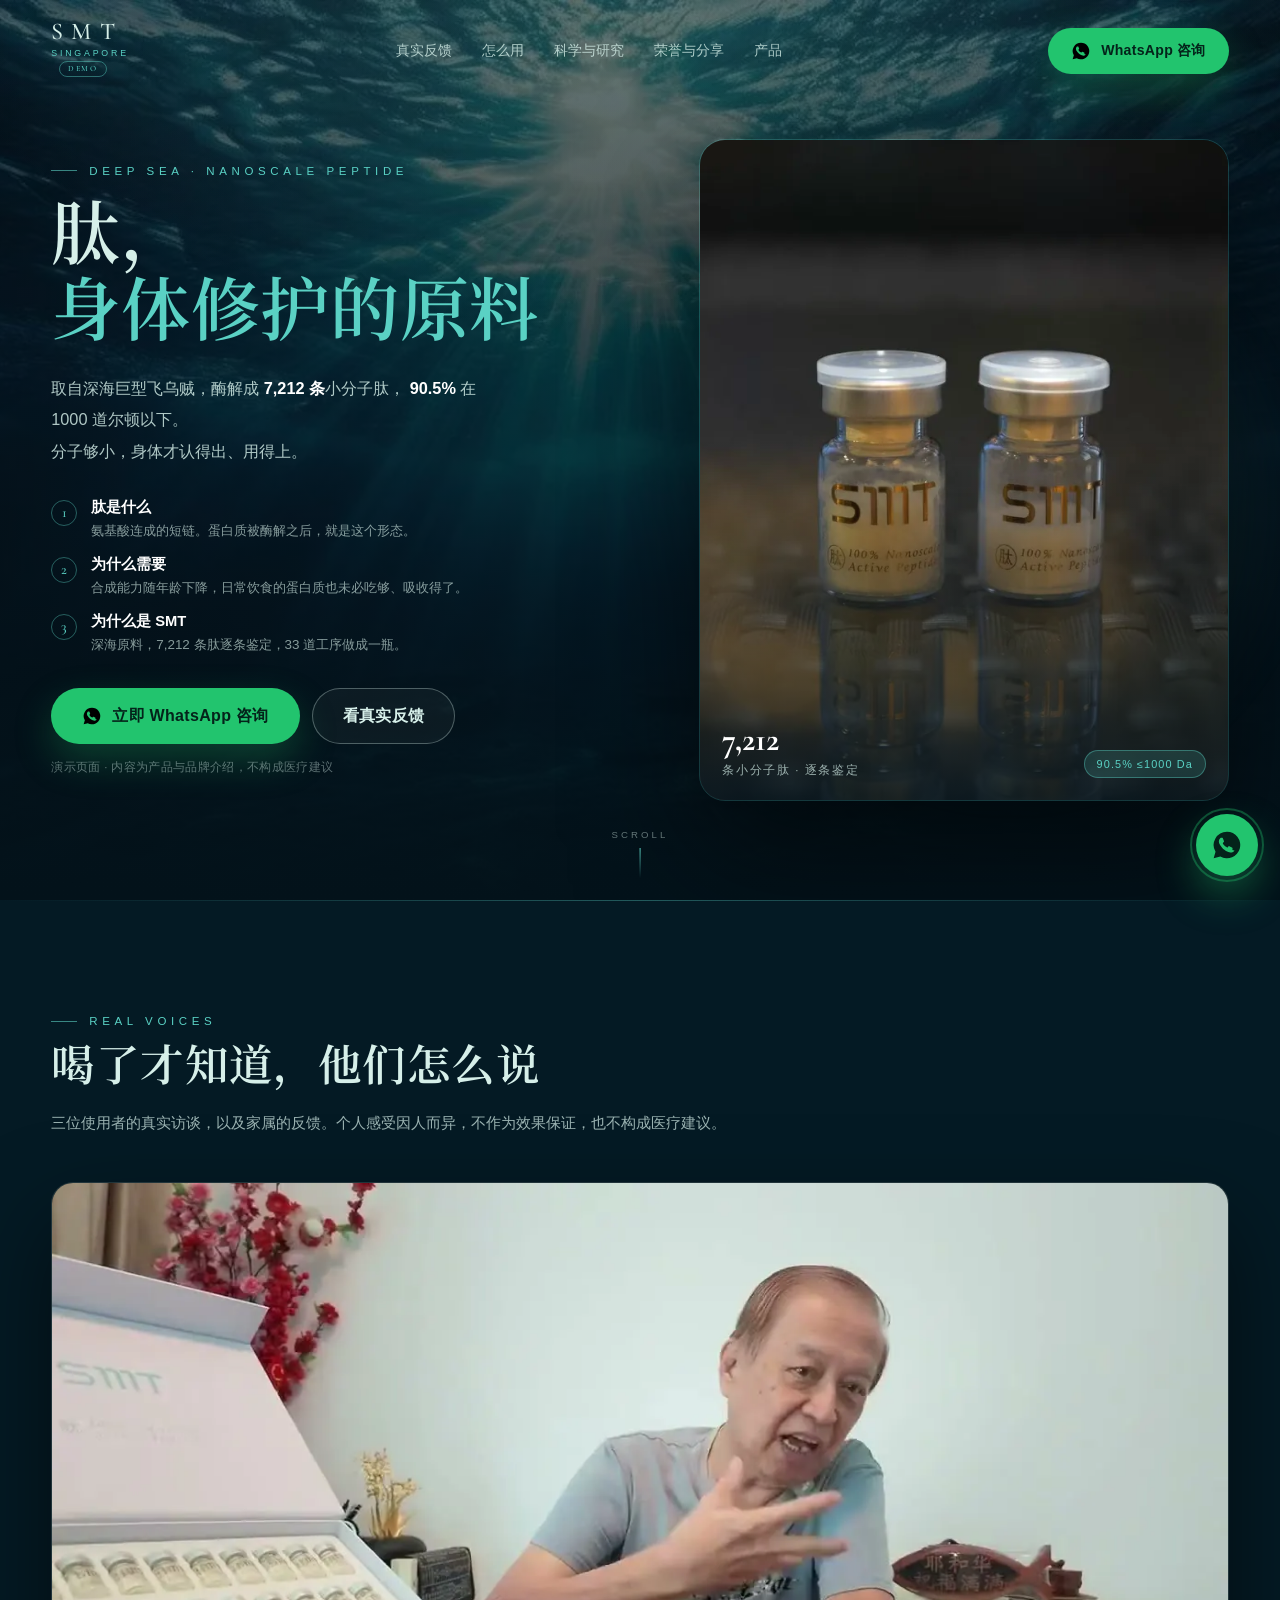
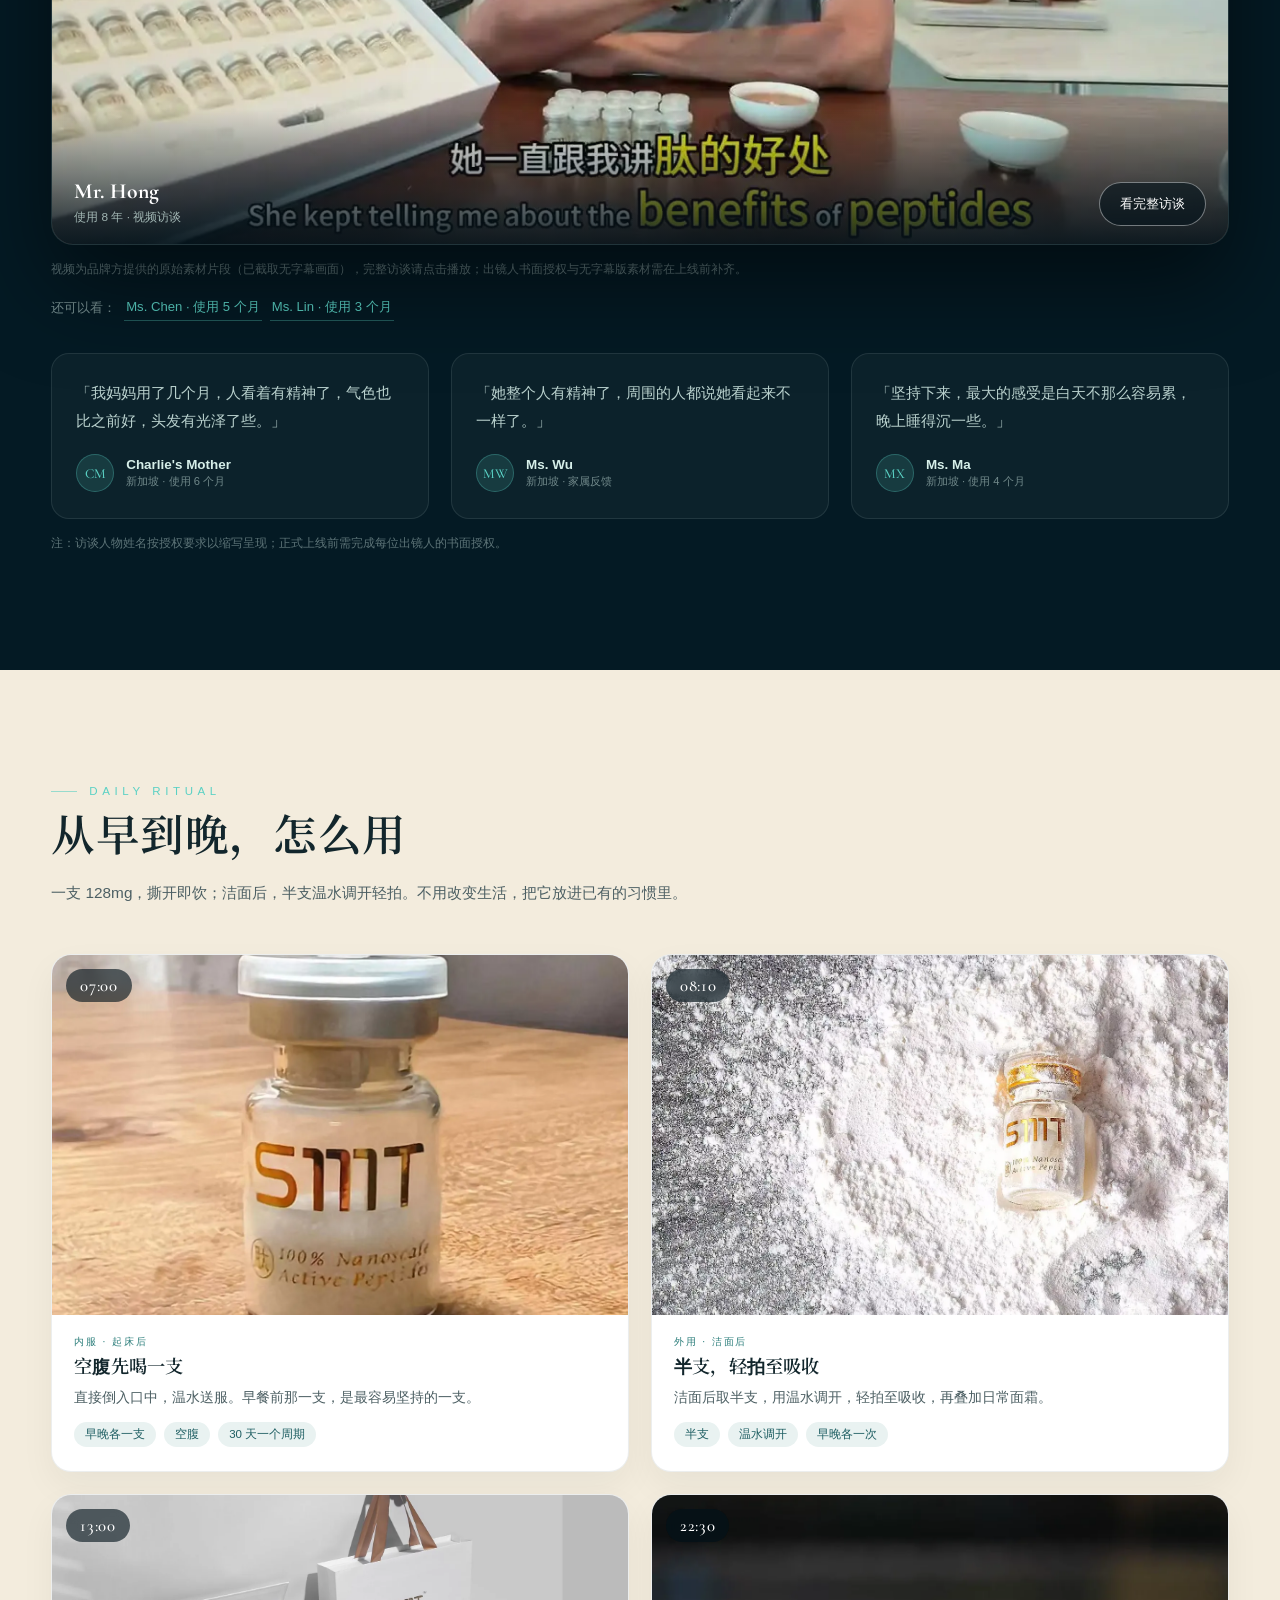
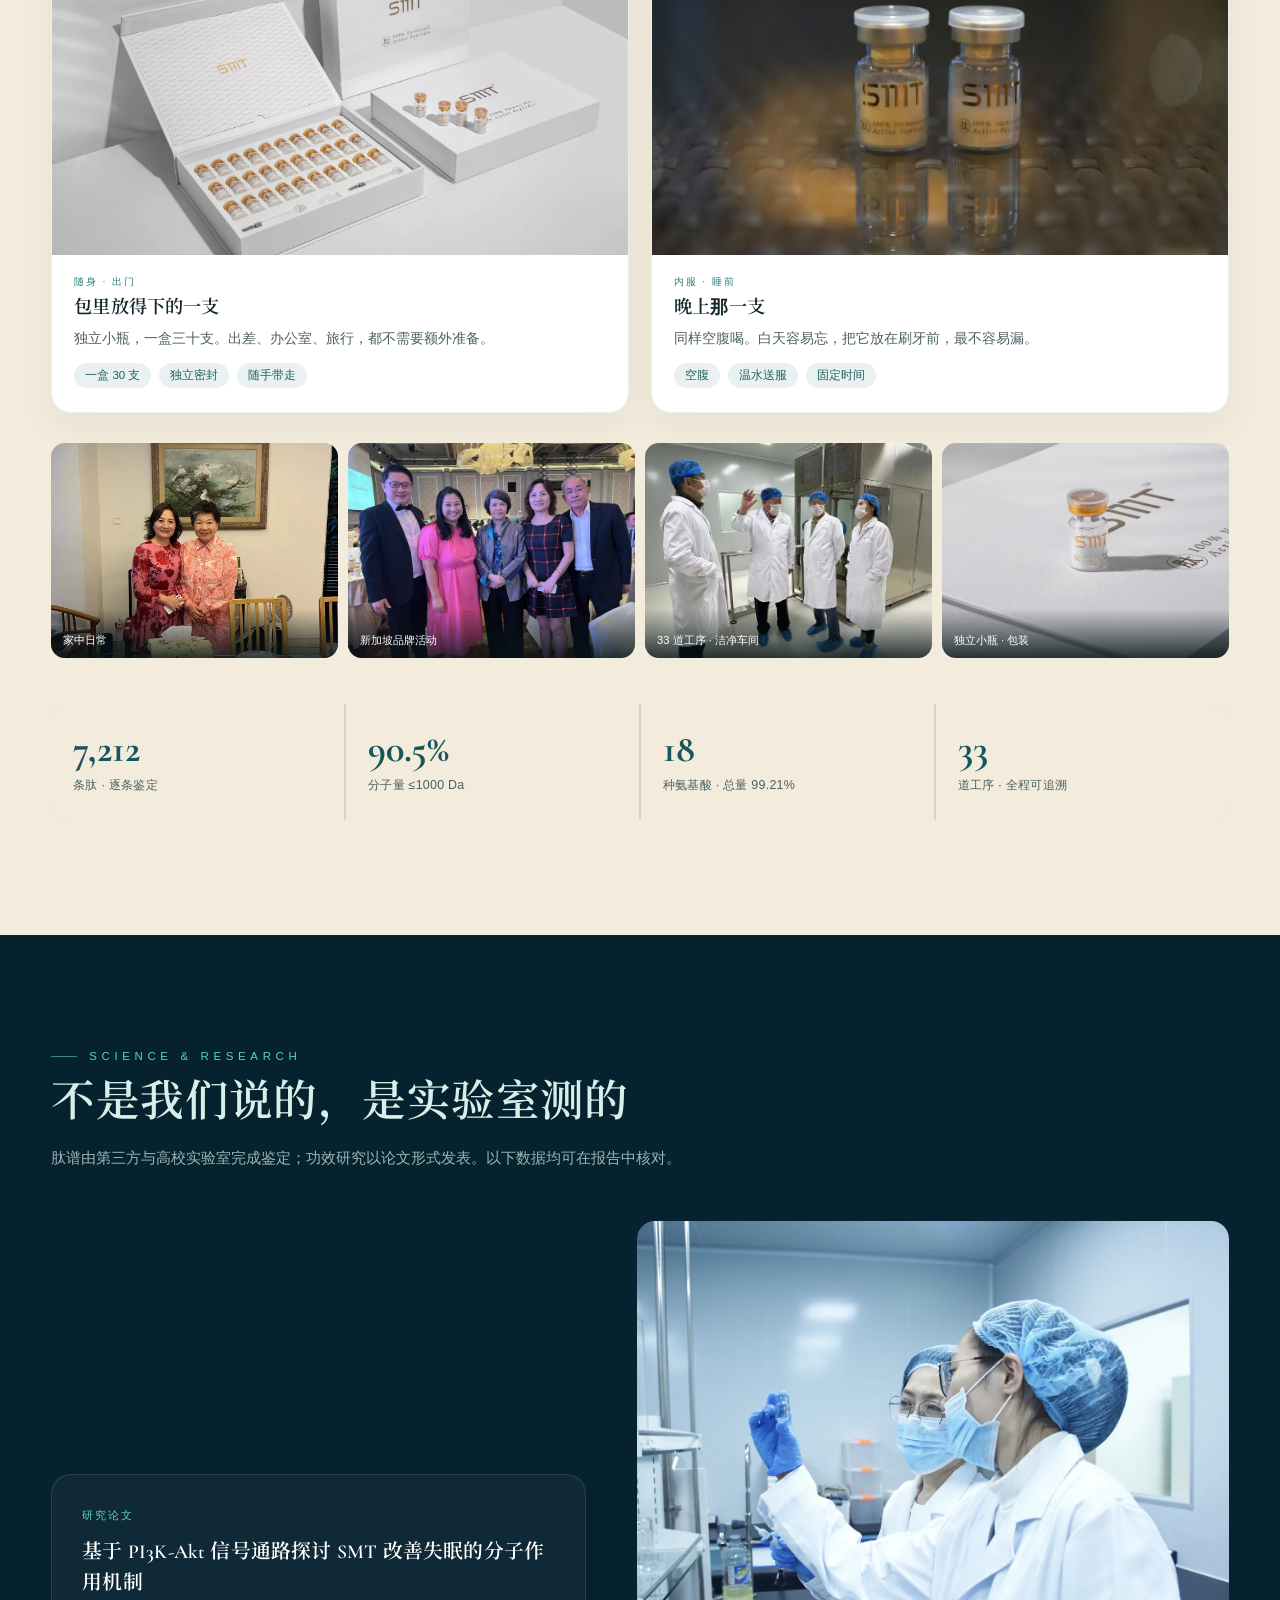
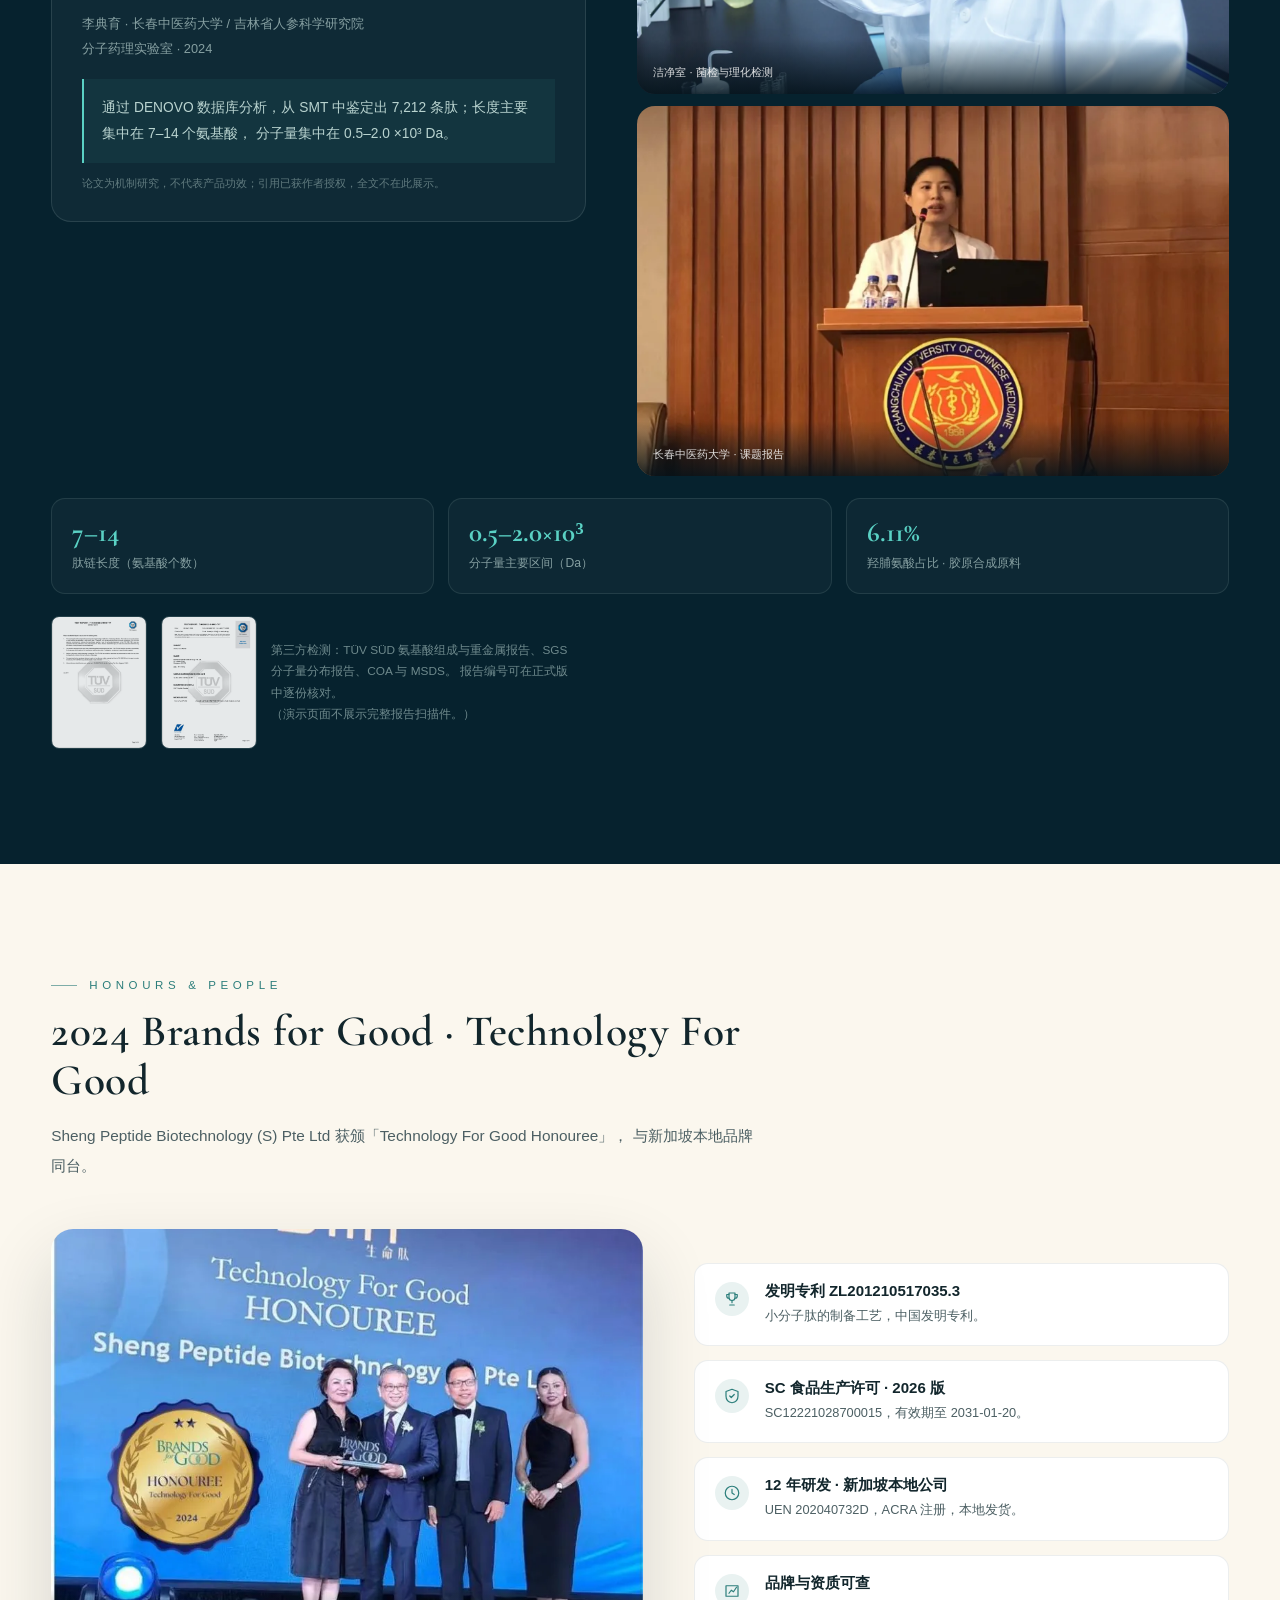
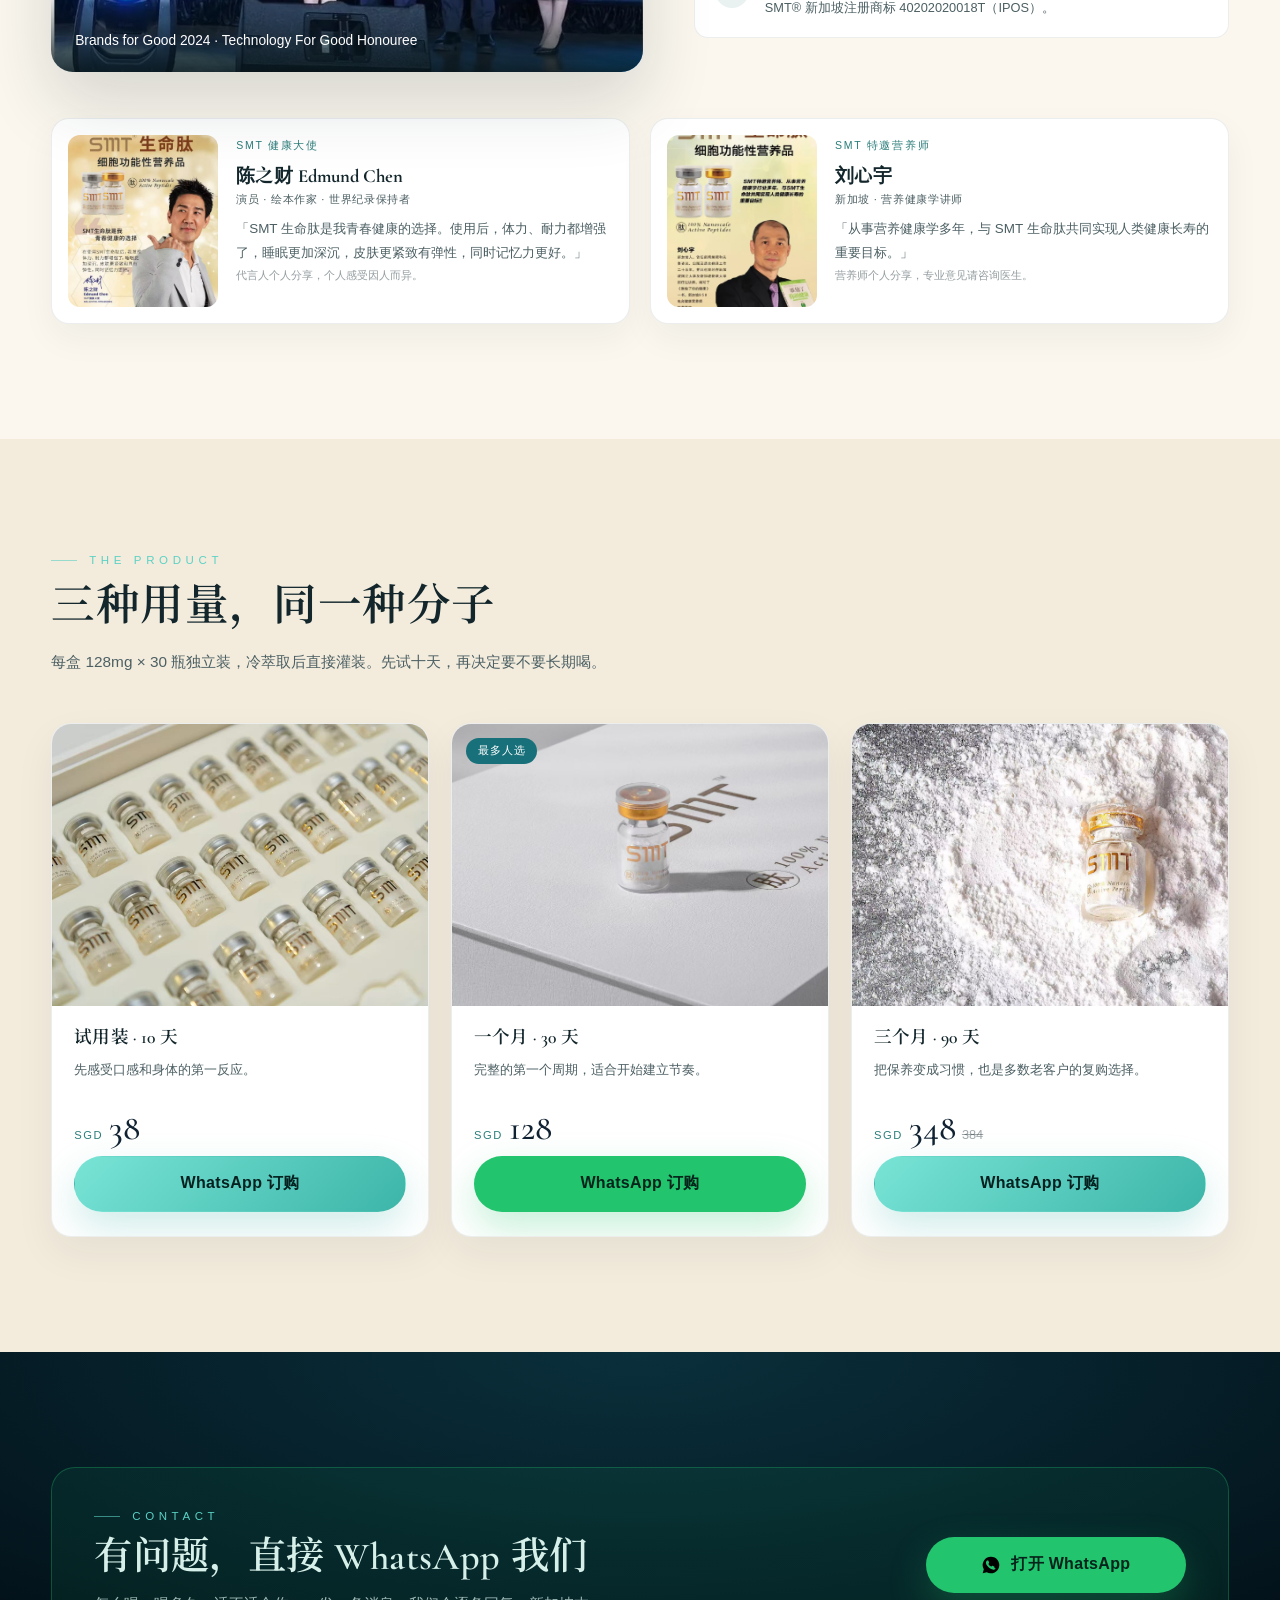
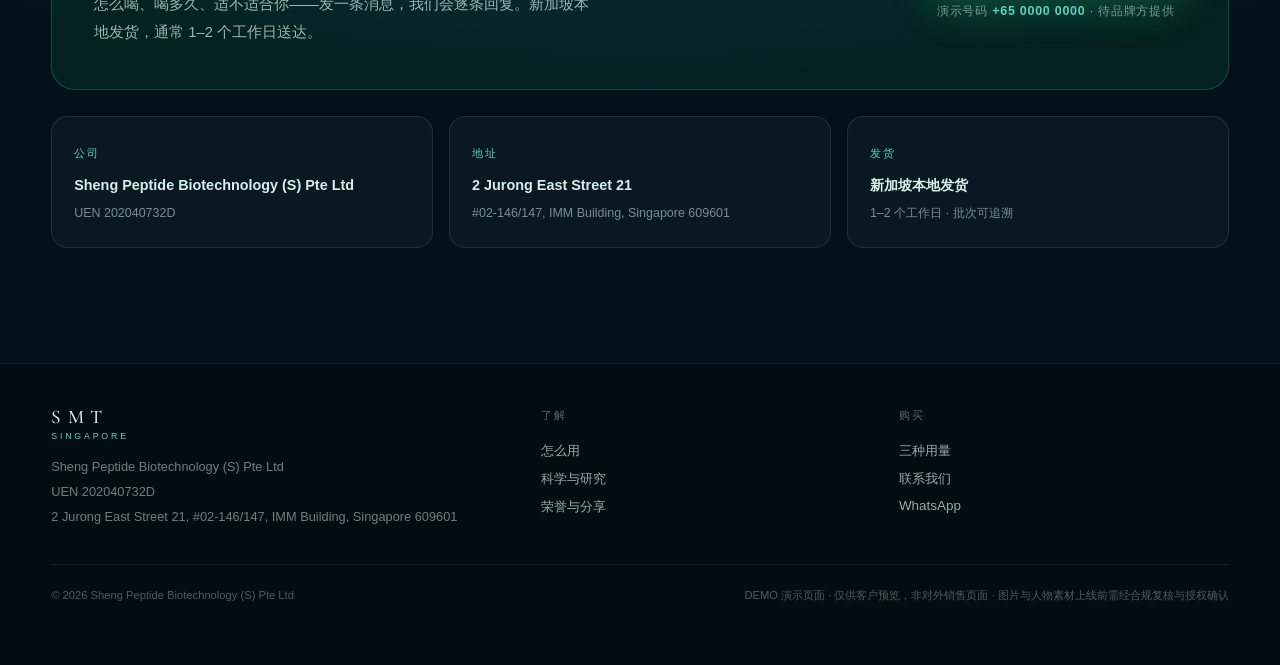
<file: demonew/index.html>
<!DOCTYPE html>
<html lang="zh-Hans">
<head>
<meta charset="utf-8">
<meta name="viewport" content="width=device-width, initial-scale=1">
<meta name="robots" content="noindex, nofollow">
<link rel="icon" type="image/png" href="../demo/assets/favicon.png">
<meta name="description" content="SMT 深海小分子肽 · Demo 新版（深海主题）">
<title>SMT 深海小分子肽 · Demo</title>
<link rel="preload" as="image" href="assets/img/hero-sea.webp">
<link rel="stylesheet" href="assets/fonts/fonts.css">
<style>
  :root{
    --abyss:#03121A; --deeper:#041A24; --deep:#06222E;
    --teal:#0E4A57; --sea:#17707A;
    --aqua:#5AD1C4; --ice:#D6EFE9;
    --sand:#F3ECDD; --sand2:#FBF7EE; --ink:#12262C; --ink2:#4C5F63;
    --gold:#C9A96E;
    --serif:'Cormorant Garamond','Noto Serif SC',Georgia,serif;
    --sans:'Noto Sans SC',-apple-system,'Microsoft YaHei',sans-serif;
    --ease:cubic-bezier(.22,.61,.36,1);
  }
  *{box-sizing:border-box}
  html{scroll-behavior:smooth}
  body{margin:0;background:var(--abyss);color:var(--ice);font-family:var(--sans);
    -webkit-font-smoothing:antialiased;overflow-x:hidden}
  img{display:block;max-width:100%}
  figure{margin:0}
  a{color:inherit;text-decoration:none}
  h1,h2,h3{font-family:var(--serif);font-weight:600;margin:0;line-height:1.12;letter-spacing:.01em}
  p{margin:0}
  .wrap{width:min(1180px,92vw);margin:0 auto}
  .eyebrow{font-size:.72rem;letter-spacing:.4em;text-transform:uppercase;color:var(--aqua);
    display:flex;align-items:center;gap:12px}
  .eyebrow::before{content:"";width:26px;height:1px;background:currentColor;opacity:.6}
  .sec{position:relative;padding:clamp(72px,9vw,124px) 0}
  .sec-head{max-width:44em}
  .sec-head h2{font-size:clamp(1.9rem,3.4vw,2.9rem);margin-top:16px}
  .sec-head p{margin-top:16px;color:rgba(214,239,233,.72);line-height:1.95;font-size:.96rem}
  .light .sec-head p,.life .sec-head p,.product .sec-head p{color:var(--ink2)}
  .light{background:var(--sand);color:var(--ink)}
  .light .eyebrow{color:#2C7E7B}

  /* ---------- buttons ---------- */
  .btn{display:inline-flex;align-items:center;justify-content:center;gap:10px;
    min-height:56px;padding:0 30px;border-radius:999px;font-size:1rem;font-weight:600;
    letter-spacing:.02em;cursor:pointer;border:1px solid transparent;white-space:nowrap;
    transition:transform .25s var(--ease),box-shadow .25s var(--ease),background .25s}
  .btn:active{transform:scale(.98)}
  .btn-wa{background:#22C46E;color:#04231A;box-shadow:0 16px 38px rgba(34,196,110,.26)}
  .btn-wa:hover{transform:translateY(-2px);box-shadow:0 22px 46px rgba(34,196,110,.34)}
  .btn-aqua{background:linear-gradient(135deg,#78E4D6,#3CB5A8);color:#04211F;
    box-shadow:0 16px 38px rgba(60,181,168,.24)}
  .btn-aqua:hover{transform:translateY(-2px)}
  .btn-ghost{border-color:rgba(214,239,233,.32);color:var(--ice);background:rgba(255,255,255,.04)}
  .btn-ghost:hover{background:rgba(255,255,255,.09);border-color:rgba(214,239,233,.5)}
  .btn svg{width:20px;height:20px;flex:0 0 auto}

  /* ---------- nav ---------- */
  .nav{position:fixed;top:0;left:0;right:0;z-index:100;transition:.35s var(--ease)}
  .nav-inner{display:flex;align-items:center;justify-content:space-between;padding:20px 0}
  .brand{font-family:var(--serif);font-size:1.5rem;letter-spacing:.34em;line-height:1}
  .brand small{display:block;margin-top:5px;font-family:var(--sans);font-size:.55rem;
    letter-spacing:.32em;color:var(--aqua)}
  .demo-tag{display:inline-block;margin-left:8px;vertical-align:6px;font-size:.5rem;letter-spacing:.2em;
    padding:3px 8px;border-radius:999px;border:1px solid rgba(90,209,196,.45);color:var(--aqua)}
  .nav-links{display:flex;gap:30px;font-size:.86rem;color:rgba(214,239,233,.78)}
  .nav-links a{position:relative;padding:6px 0}
  .nav-links a::after{content:"";position:absolute;left:0;right:100%;bottom:0;height:1px;
    background:var(--aqua);transition:right .3s var(--ease)}
  .nav-links a:hover{color:#fff}
  .nav-links a:hover::after{right:0}
  .nav-cta{min-height:46px;padding:0 22px;font-size:.88rem}
  .nav.solid{background:rgba(3,18,26,.94);backdrop-filter:blur(16px);
    border-bottom:1px solid rgba(90,209,196,.14)}
  .nav.solid .nav-inner{padding:12px 0}

  /* ---------- hero ---------- */
  .hero{position:relative;min-height:100svh;display:flex;align-items:center;overflow:hidden;
    padding:132px 0 92px}
  .hero-bg{position:absolute;inset:0;z-index:0}
  .hero-bg img{width:100%;height:100%;object-fit:cover;object-position:50% 42%}
  .hero-bg::after{content:"";position:absolute;inset:0;
    background:
      radial-gradient(90% 60% at 50% 0%,rgba(120,220,205,.16),transparent 62%),
      linear-gradient(180deg,rgba(3,18,26,.62) 0%,rgba(3,18,26,.78) 58%,var(--abyss) 100%)}
  .hero-glow{position:absolute;right:-6%;top:18%;width:54vw;height:54vw;z-index:0;pointer-events:none;
    background:radial-gradient(circle,rgba(90,209,196,.18),rgba(90,209,196,0) 62%);filter:blur(18px)}
  .hero-inner{position:relative;z-index:2}
  .hero-grid{display:grid;grid-template-columns:1.06fr .94fr;gap:clamp(24px,4vw,64px);align-items:center}
  .hero h1{font-size:clamp(2.6rem,5.4vw,4.5rem);line-height:1.1;margin-top:22px}
  .hero h1 em{font-style:normal;color:var(--aqua)}
  .hero .lead{margin-top:22px;max-width:27em;font-size:1.02rem;line-height:1.95;color:rgba(214,239,233,.82)}
  .hero .lead b{color:#fff;font-weight:600}
  .facts{list-style:none;margin:30px 0 0;padding:0;display:grid;gap:12px;max-width:30em}
  .facts li{display:flex;gap:14px;align-items:flex-start}
  .facts .n{flex:0 0 auto;font-family:var(--serif);font-size:.9rem;color:var(--aqua);
    border:1px solid rgba(90,209,196,.4);border-radius:50%;width:26px;height:26px;
    display:grid;place-items:center;margin-top:2px}
  .facts b{display:block;font-size:.92rem;font-weight:600;color:#fff}
  .facts span{display:block;margin-top:3px;font-size:.84rem;line-height:1.7;color:rgba(214,239,233,.62)}
  .hero-cta{display:flex;gap:12px;margin-top:32px;flex-wrap:wrap}
  .hero-note{margin-top:16px;font-size:.72rem;color:rgba(214,239,233,.42);letter-spacing:.03em}
  .hero-media{position:relative}
  .hero-shot{position:relative;border-radius:26px;overflow:hidden;
    border:1px solid rgba(90,209,196,.2);
    box-shadow:0 50px 120px rgba(0,0,0,.55)}
  .hero-shot img{width:100%;aspect-ratio:4/5;object-fit:cover}
  .hero-shot::after{content:"";position:absolute;inset:0;
    background:linear-gradient(180deg,rgba(3,18,26,0) 45%,rgba(3,18,26,.82) 100%)}
  .shot-badge{position:absolute;left:22px;right:22px;bottom:22px;z-index:2;
    display:flex;justify-content:space-between;align-items:flex-end;gap:16px}
  .shot-badge b{font-family:var(--serif);font-size:clamp(1.7rem,2.6vw,2.4rem);color:#fff;line-height:1}
  .shot-badge small{display:block;margin-top:6px;font-size:.72rem;letter-spacing:.14em;
    color:rgba(214,239,233,.7)}
  .shot-pill{font-size:.68rem;letter-spacing:.1em;padding:7px 12px;border-radius:999px;
    background:rgba(90,209,196,.16);border:1px solid rgba(90,209,196,.4);color:var(--aqua)}
  .scroll-cue{position:absolute;left:50%;bottom:22px;transform:translateX(-50%);z-index:3;
    display:flex;flex-direction:column;align-items:center;gap:8px;
    font-size:.6rem;letter-spacing:.32em;color:rgba(214,239,233,.45);text-transform:uppercase}
  .scroll-cue i{display:block;width:1px;height:30px;background:linear-gradient(180deg,var(--aqua),transparent)}

  /* ---------- voices：一个大横屏视频，滑到就播 ---------- */
  .voices{background:var(--deeper);position:relative}
  .voices::before{content:"";position:absolute;left:0;right:0;top:0;height:1px;
    background:linear-gradient(90deg,transparent,rgba(90,209,196,.35),transparent)}
  .vstage{position:relative;margin-top:clamp(28px,4vw,44px);border-radius:22px;overflow:hidden;
    border:1px solid rgba(214,239,233,.14);background:#04151D;
    box-shadow:0 40px 90px rgba(0,0,0,.5)}
  .vmain{display:block;width:100%;aspect-ratio:16/9;object-fit:cover;background:#04151D}
  .vsound{min-height:44px;padding:0 20px;border-radius:999px;border:1px solid rgba(255,255,255,.42);
    background:rgba(3,18,26,.58);color:#fff;font-size:.8rem;cursor:pointer;
    backdrop-filter:blur(6px);transition:.25s}
  .vsound:hover{background:rgba(3,18,26,.82);border-color:#fff}
  .vstage-cap{position:absolute;left:0;right:0;bottom:0;z-index:2;padding:70px 22px 18px;
    display:flex;align-items:flex-end;justify-content:space-between;gap:16px;
    background:linear-gradient(180deg,transparent,rgba(3,18,26,.9))}
  .vstage-cap b{font-family:var(--serif);font-size:1.35rem;color:#fff;line-height:1.2}
  .vstage-cap small{display:block;margin-top:5px;font-size:.74rem;color:rgba(214,239,233,.72)}
  .qrow{display:grid;grid-template-columns:repeat(3,1fr);gap:clamp(14px,2vw,22px);margin-top:clamp(22px,3vw,32px)}
  .qcard{padding:26px 24px;border-radius:18px;background:rgba(255,255,255,.035);
    border:1px solid rgba(214,239,233,.1)}
  .qcard p{font-size:.92rem;line-height:1.9;color:rgba(214,239,233,.86)}
  .who{display:flex;align-items:center;gap:12px;margin-top:18px}
  .avatar{width:38px;height:38px;border-radius:50%;display:grid;place-items:center;
    background:rgba(90,209,196,.14);color:var(--aqua);font-family:var(--serif);font-size:.86rem;
    border:1px solid rgba(90,209,196,.3)}
  .who b{display:block;font-size:.84rem}
  .who span{display:block;font-size:.7rem;color:rgba(214,239,233,.5);margin-top:2px}
  .vnote{margin-top:14px;font-size:.74rem;color:rgba(214,239,233,.42);line-height:1.8}
  .vmore{margin-top:14px;font-size:.82rem;color:rgba(214,239,233,.55);display:flex;flex-wrap:wrap;
    align-items:center;gap:8px}
  .vmore button{font:inherit;cursor:pointer;color:var(--aqua);background:none;border:0;padding:4px 2px;
    border-bottom:1px solid rgba(90,209,196,.35);transition:.2s}
  .vmore button:hover{color:#fff;border-color:#fff}

  /* ---------- life：一天里的使用场景 ---------- */
  .life{background:var(--sand);color:var(--ink)}
  .scene-grid{display:grid;grid-template-columns:1fr 1fr;gap:clamp(14px,2vw,22px);
    margin-top:clamp(30px,4vw,46px)}
  .scene{background:#fff;border-radius:20px;overflow:hidden;border:1px solid rgba(18,38,44,.08);
    box-shadow:0 14px 34px rgba(18,38,44,.05);display:flex;flex-direction:column}
  .scene-img{position:relative;aspect-ratio:16/10;overflow:hidden;background:#e8dfcc}
  .scene-img img{width:100%;height:100%;object-fit:cover;transition:transform .8s var(--ease)}
  .scene:hover .scene-img img{transform:scale(1.035)}
  .scene-time{position:absolute;left:14px;top:14px;font-family:var(--serif);font-size:1.05rem;
    letter-spacing:.04em;padding:6px 14px;border-radius:999px;background:rgba(3,18,26,.62);
    color:#fff;backdrop-filter:blur(6px)}
  .scene-body{padding:20px 22px 24px;flex:1;display:flex;flex-direction:column}
  .scene-tag{font-size:.64rem;letter-spacing:.18em;color:#2C7E7B;text-transform:uppercase}
  .scene-body h3{font-size:1.14rem;margin-top:8px}
  .scene-body p{margin-top:8px;font-size:.86rem;line-height:1.85;color:var(--ink2)}
  .scene-body ol{list-style:none;margin:12px 0 0;padding:0;display:flex;flex-wrap:wrap;gap:8px}
  .scene-body ol li{font-size:.72rem;padding:5px 11px;border-radius:999px;
    background:rgba(44,126,123,.1);color:#1F5F63}
  .scene-strip{display:grid;grid-template-columns:repeat(4,1fr);gap:10px;
    margin-top:clamp(20px,3vw,30px)}
  .scene-strip figure{position:relative;border-radius:14px;overflow:hidden;aspect-ratio:4/3;background:#dfd6c2}
  .scene-strip img{width:100%;height:100%;object-fit:cover}
  .scene-strip figcaption{position:absolute;left:0;right:0;bottom:0;padding:24px 12px 10px;
    font-size:.7rem;color:#fff;background:linear-gradient(180deg,transparent,rgba(6,20,24,.82))}
  .stats{display:grid;grid-template-columns:repeat(4,1fr);gap:2px;margin-top:clamp(30px,4vw,46px);
    background:rgba(18,38,44,.12);border-radius:16px;overflow:hidden}
  .stat{background:var(--sand);padding:26px 22px}
  .stat b{font-family:var(--serif);font-size:clamp(1.9rem,3vw,2.5rem);color:#17565B;line-height:1}
  .stat span{display:block;margin-top:8px;font-size:.78rem;color:var(--ink2);letter-spacing:.02em}

  /* ---------- science ---------- */
  .science{background:var(--deep)}
  .sci-grid{display:grid;grid-template-columns:.95fr 1.05fr;gap:clamp(28px,4vw,56px);align-items:center;
    margin-top:clamp(30px,4vw,48px)}
  .paper{padding:30px;border-radius:20px;background:rgba(255,255,255,.04);
    border:1px solid rgba(214,239,233,.12)}
  .paper .tag{font-size:.66rem;letter-spacing:.18em;color:var(--aqua);text-transform:uppercase}
  .paper h3{font-size:1.24rem;line-height:1.55;margin-top:14px;color:#fff}
  .paper .meta{margin-top:14px;font-size:.8rem;line-height:1.9;color:rgba(214,239,233,.6)}
  .paper blockquote{margin:18px 0 0;padding:16px 18px;border-left:2px solid var(--aqua);
    background:rgba(90,209,196,.06);font-size:.86rem;line-height:1.9;color:rgba(214,239,233,.85)}
  .paper .disc{margin-top:14px;font-size:.68rem;color:rgba(214,239,233,.4)}
  .sci-media{display:grid;grid-template-columns:1fr;gap:12px}
  .sci-media figure{margin:0;border-radius:18px;overflow:hidden;position:relative;background:#08202A}
  .sci-media img{width:100%;height:100%;object-fit:cover}
  .sci-media .tall img{aspect-ratio:5/4}
  .sci-media .wide img{aspect-ratio:16/10}
  .sci-media figcaption{position:absolute;left:0;right:0;bottom:0;padding:26px 16px 14px;
    font-size:.7rem;color:rgba(255,255,255,.85);
    background:linear-gradient(180deg,transparent,rgba(3,18,26,.85))}
  .sci-facts{display:grid;grid-template-columns:repeat(3,1fr);gap:14px;margin-top:22px}
  .sci-facts div{padding:20px;border-radius:14px;background:rgba(255,255,255,.03);
    border:1px solid rgba(214,239,233,.1)}
  .sci-facts b{display:block;font-family:var(--serif);font-size:1.7rem;color:var(--aqua);line-height:1}
  .sci-facts span{display:block;margin-top:8px;font-size:.76rem;line-height:1.6;color:rgba(214,239,233,.6)}
  .reports{display:flex;gap:14px;align-items:center;margin-top:22px;flex-wrap:wrap}
  .reports img{width:96px;border-radius:8px;border:1px solid rgba(214,239,233,.16);opacity:.9}
  .reports p{font-size:.74rem;line-height:1.8;color:rgba(214,239,233,.5);max-width:26em}

  /* ---------- honour (light) ---------- */
  .honor{background:var(--sand2);color:var(--ink)}
  .honor-grid{display:grid;grid-template-columns:1.05fr .95fr;gap:clamp(28px,4vw,60px);align-items:center;
    margin-top:clamp(30px,4vw,48px)}
  .honor-media{border-radius:22px;overflow:hidden;position:relative;box-shadow:0 30px 70px rgba(18,38,44,.16)}
  .honor-media img{width:100%;aspect-ratio:4/3;object-fit:cover}
  .honor-media figcaption{position:absolute;left:0;right:0;bottom:0;padding:40px 24px 20px;color:#fff;
    font-size:.86rem;line-height:1.7;background:linear-gradient(180deg,transparent,rgba(6,20,24,.86))}
  .honor-list{list-style:none;margin:0;padding:0;display:grid;gap:14px}
  .honor-list li{display:grid;grid-template-columns:auto 1fr;gap:16px;padding:18px 20px;border-radius:14px;
    background:#fff;border:1px solid rgba(18,38,44,.08)}
  .honor-list .ic{width:34px;height:34px;border-radius:50%;display:grid;place-items:center;
    background:rgba(44,126,123,.1)}
  .honor-list .ic svg{width:18px;height:18px;stroke:#2C7E7B;fill:none;stroke-width:1.6;
    stroke-linecap:round;stroke-linejoin:round}
  .honor-list b{font-size:.94rem}
  .honor-list p{margin-top:4px;font-size:.8rem;line-height:1.75;color:var(--ink2)}
  .faces{display:grid;grid-template-columns:1fr 1fr;gap:clamp(14px,2vw,20px);margin-top:clamp(30px,4vw,46px)}
  .face{display:grid;grid-template-columns:150px 1fr;gap:18px;padding:16px;border-radius:18px;
    background:#fff;border:1px solid rgba(18,38,44,.08);box-shadow:0 14px 34px rgba(18,38,44,.05)}
  .face img{width:150px;height:172px;object-fit:cover;object-position:76% 20%;border-radius:12px}
  .face.liu img{object-position:56% 44%}
  .face .role{font-size:.66rem;letter-spacing:.16em;color:#2C7E7B;text-transform:uppercase}
  .face b{display:block;margin-top:8px;font-family:var(--serif);font-size:1.16rem}
  .face .en{font-size:.7rem;color:var(--ink2);letter-spacing:.06em}
  .face p{margin-top:10px;font-size:.84rem;line-height:1.8;color:var(--ink2)}
  .face .note{margin-top:8px;font-size:.66rem;color:rgba(18,38,44,.45)}

  /* ---------- product (light) ---------- */
  .product{background:var(--sand);color:var(--ink)}
  .tiers{display:grid;grid-template-columns:repeat(3,1fr);gap:clamp(14px,2vw,22px);
    margin-top:clamp(30px,4vw,46px)}
  .tier{background:#fff;border-radius:20px;overflow:hidden;border:1px solid rgba(18,38,44,.08);
    box-shadow:0 16px 40px rgba(18,38,44,.06);display:flex;flex-direction:column;position:relative}
  .tier .pic{aspect-ratio:4/3;background:#efe7d6;overflow:hidden}
  .tier .pic img{width:100%;height:100%;object-fit:cover}
  .tier .body{padding:22px 22px 24px;display:flex;flex-direction:column;gap:10px;flex:1}
  .tier h3{font-size:1.1rem}
  .tier .desc{font-size:.82rem;line-height:1.8;color:var(--ink2);min-height:3.1em}
  .price{display:flex;align-items:baseline;gap:6px;margin-top:2px}
  .price .cur{font-size:.7rem;letter-spacing:.14em;color:#2C7E7B}
  .price .num{font-family:var(--serif);font-size:2.2rem;line-height:1;color:#123}
  .price .was{font-size:.8rem;color:rgba(18,38,44,.4);text-decoration:line-through}
  .tier .btn{margin-top:auto;width:100%}
  .tag-hot{position:absolute;top:14px;left:14px;z-index:2;font-size:.66rem;letter-spacing:.08em;
    padding:6px 12px;border-radius:999px;background:#17707A;color:#fff}

  /* ---------- contact ---------- */
  .contact{background:radial-gradient(120% 90% at 50% 0%,#0A303C 0%,var(--abyss) 62%)}
  .wa-card{display:grid;grid-template-columns:1fr auto;gap:26px;align-items:center;
    padding:clamp(26px,4vw,42px);border-radius:24px;
    background:rgba(34,196,110,.08);border:1px solid rgba(34,196,110,.3)}
  .wa-card h2{font-size:clamp(1.7rem,3vw,2.4rem)}
  .wa-card p{margin-top:12px;font-size:.92rem;line-height:1.9;color:rgba(214,239,233,.72);max-width:34em}
  .wa-actions{display:grid;gap:10px}
  .wa-actions .btn{min-width:260px}
  .wa-num{font-size:.78rem;color:rgba(214,239,233,.55);text-align:center;letter-spacing:.06em}
  .wa-num b{color:var(--aqua);font-weight:600}
  .contact-grid{display:grid;grid-template-columns:repeat(3,1fr);gap:16px;margin-top:26px}
  .cc{padding:22px;border-radius:16px;background:rgba(255,255,255,.03);
    border:1px solid rgba(214,239,233,.1)}
  .cc .k{font-size:.66rem;letter-spacing:.18em;color:var(--aqua);text-transform:uppercase}
  .cc b{display:block;margin-top:10px;font-size:.9rem;line-height:1.7}
  .cc span{display:block;margin-top:6px;font-size:.78rem;line-height:1.7;color:rgba(214,239,233,.55)}

  /* ---------- footer ---------- */
  footer{background:#020D13;padding:44px 0 60px;border-top:1px solid rgba(214,239,233,.08)}
  .foot-grid{display:grid;grid-template-columns:1.4fr 1fr 1fr;gap:28px}
  .foot-grid p{margin-top:14px;font-size:.8rem;line-height:1.95;color:rgba(214,239,233,.5)}
  .foot-grid h4{margin:0 0 14px;font-size:.7rem;letter-spacing:.2em;color:rgba(214,239,233,.4);
    text-transform:uppercase;font-weight:500}
  .foot-grid a{display:block;font-size:.84rem;color:rgba(214,239,233,.7);padding:5px 0}
  .foot-grid a:hover{color:var(--aqua)}
  .foot-bottom{display:flex;justify-content:space-between;gap:16px;flex-wrap:wrap;
    margin-top:34px;padding-top:20px;border-top:1px solid rgba(214,239,233,.08);
    font-size:.7rem;color:rgba(214,239,233,.35);line-height:1.8}

  /* ---------- floating whatsapp ---------- */
  .fab{position:fixed;right:22px;bottom:24px;z-index:120;width:62px;height:62px;border-radius:50%;
    background:#22C46E;display:grid;place-items:center;box-shadow:0 18px 40px rgba(34,196,110,.4);
    transition:transform .25s var(--ease)}
  .fab:hover{transform:translateY(-3px) scale(1.03)}
  .fab svg{width:32px;height:32px;fill:#04231A}
  .fab::after{content:"";position:absolute;inset:-6px;border-radius:50%;
    border:2px solid rgba(34,196,110,.35);animation:pulse 2.6s infinite}
  @keyframes pulse{0%{transform:scale(.94);opacity:.7}70%{transform:scale(1.18);opacity:0}100%{opacity:0}}

  /* ---------- video modal ---------- */
  .vmodal{position:fixed;inset:0;z-index:200;display:grid;place-items:center;padding:24px;
    background:rgba(2,10,14,.92);opacity:0;pointer-events:none;transition:opacity .3s}
  .vmodal.open{opacity:1;pointer-events:auto}
  .vmodal video{width:min(960px,100%);max-height:80vh;border-radius:16px;background:#000}
  .vmodal .x{position:absolute;top:20px;right:24px;width:44px;height:44px;border-radius:50%;
    background:rgba(255,255,255,.12);color:#fff;border:1px solid rgba(255,255,255,.3);
    font-size:1.2rem;cursor:pointer}

  /* ---------- reveal ---------- */
  .reveal{opacity:0;transform:translateY(26px);transition:opacity .9s var(--ease),transform .9s var(--ease)}
  .reveal.in{opacity:1;transform:none}
  .d1{transition-delay:.08s}.d2{transition-delay:.16s}.d3{transition-delay:.24s}

  /* ---------- responsive ---------- */
  @media (max-width:1040px){
    .nav-links{display:none}
    .hero-grid{grid-template-columns:1fr;gap:34px}
    .hero{padding-top:112px;min-height:100svh;min-height:100vh;display:flex;align-items:center}
    .hero-media{display:none}
    .scroll-cue{display:none}
    .what-grid,.sci-grid,.honor-grid{grid-template-columns:1fr}
    .stats{grid-template-columns:repeat(2,1fr)}
    .faces{grid-template-columns:1fr}
    .tiers{grid-template-columns:1fr}
    .foot-grid{grid-template-columns:1fr 1fr}
    .contact-grid{grid-template-columns:1fr}
    .wa-card{grid-template-columns:1fr}
    .wa-actions .btn{min-width:0;width:100%}
    .fab{width:56px;height:56px;right:14px;bottom:14px}
    .qrow{grid-template-columns:1fr}
    .vstage-cap b{font-size:1.15rem}
  }
  @media (max-width:640px){
    .hero h1{font-size:2.5rem}
    .facts{gap:10px}
    .hero-cta .btn{flex:1 1 100%}
    .nav-cta{padding:0;width:46px;min-height:46px;font-size:0;gap:0}
    .nav-cta svg{width:22px;height:22px}
    .sci-media{grid-template-columns:1fr}
    .sci-media .tall img,.sci-media .wide img{aspect-ratio:16/10}
    .sci-facts{grid-template-columns:1fr}
    .face{grid-template-columns:92px 1fr;gap:14px;align-items:start}
    .face img{width:92px;height:92px;border-radius:10px;object-position:76% 20%}
    .face.liu img{object-position:56% 44%}
    .stats{grid-template-columns:1fr 1fr}
    .foot-grid{grid-template-columns:1fr}
    .scene-grid{grid-template-columns:1fr}
    .scene-strip{grid-template-columns:1fr 1fr}
    .vstage-cap{position:static;padding:14px;background:#081E28;
      border-top:1px solid rgba(214,239,233,.08);align-items:center}
    .vstage-cap b{font-size:1.02rem}
    .vstage-cap small{font-size:.68rem}
    .vstage{border-radius:18px}
    .scene-img{aspect-ratio:4/3}
    .vpicks{gap:8px}
    .vpick{min-height:44px;padding:0 15px;font-size:.8rem}
    .vsound{min-height:38px;padding:0 14px;font-size:.72rem}
    .vlive{font-size:.64rem;padding:6px 10px}
  }
  @media (prefers-reduced-motion:reduce){
    *{animation:none!important;transition:none!important;scroll-behavior:auto!important}
    .reveal{opacity:1;transform:none}
  }
</style>
</head>
<body>

<header class="nav" id="nav">
  <div class="wrap nav-inner">
    <div class="brand">SMT<small>SINGAPORE</small><span class="demo-tag">DEMO</span></div>
    <nav class="nav-links" aria-label="主导航">
      <a href="#voices">真实反馈</a>
      <a href="#life">怎么用</a>
      <a href="#science">科学与研究</a>
      <a href="#honor">荣誉与分享</a>
      <a href="#product">产品</a>
    </nav>
    <a class="btn btn-wa nav-cta" data-wa="你好，我想了解 SMT 深海小分子肽。" href="#contact" aria-label="WhatsApp 咨询">
      <svg viewBox="0 0 24 24" aria-hidden="true"><path d="M12 2a10 10 0 0 0-8.6 15.1L2 22l5-1.3A10 10 0 1 0 12 2zm5.6 14.2c-.2.7-1.4 1.3-2 1.4-.5.1-1.1.1-1.8-.1-.4-.1-1-.3-1.7-.6-3-1.3-4.9-4.3-5-4.5-.2-.2-1.2-1.6-1.2-3 0-1.5.8-2.2 1-2.5.3-.3.6-.4.8-.4h.6c.2 0 .4 0 .6.5l.8 2c.1.2.1.4 0 .5l-.3.5-.4.4c-.1.1-.2.3-.1.5.1.2.6 1 1.3 1.7.9.8 1.6 1 1.9 1.2.2.1.4.1.5-.1l.6-.7c.2-.2.3-.2.5-.1l2 1c.2.1.4.2.4.3.1.2.1.8-.1 1.5z"/></svg>
      WhatsApp 咨询
    </a>
  </div>
</header>

<main>
<!-- ============ HERO ============ -->
<section class="hero" id="top">
  <div class="hero-bg"><img src="assets/img/hero-sea.webp" alt="深海光线" fetchpriority="high"></div>
  <div class="hero-glow" aria-hidden="true"></div>

  <div class="hero-inner wrap">
    <div class="hero-grid">
      <div class="hero-copy">
        <div class="eyebrow reveal">Deep Sea · Nanoscale Peptide</div>
        <h1 class="reveal d1">肽，<br><em>身体修护的原料</em></h1>
        <p class="lead reveal d2">
          取自深海巨型飞乌贼，酶解成 <b>7,212 条</b>小分子肽，
          <b>90.5%</b> 在 1000 道尔顿以下。<br>分子够小，身体才认得出、用得上。
        </p>

        <ul class="facts reveal d3">
          <li>
            <span class="n">1</span>
            <div><b>肽是什么</b><span>氨基酸连成的短链。蛋白质被酶解之后，就是这个形态。</span></div>
          </li>
          <li>
            <span class="n">2</span>
            <div><b>为什么需要</b><span>合成能力随年龄下降，日常饮食的蛋白质也未必吃够、吸收得了。</span></div>
          </li>
          <li>
            <span class="n">3</span>
            <div><b>为什么是 SMT</b><span>深海原料，7,212 条肽逐条鉴定，33 道工序做成一瓶。</span></div>
          </li>
        </ul>

        <div class="hero-cta reveal d3">
          <a class="btn btn-wa" data-wa="你好，我想了解 SMT 深海小分子肽，请问怎么开始？" href="#contact">
            <svg viewBox="0 0 24 24" aria-hidden="true"><path d="M12 2a10 10 0 0 0-8.6 15.1L2 22l5-1.3A10 10 0 1 0 12 2zm5.6 14.2c-.2.7-1.4 1.3-2 1.4-.5.1-1.1.1-1.8-.1-.4-.1-1-.3-1.7-.6-3-1.3-4.9-4.3-5-4.5-.2-.2-1.2-1.6-1.2-3 0-1.5.8-2.2 1-2.5.3-.3.6-.4.8-.4h.6c.2 0 .4 0 .6.5l.8 2c.1.2.1.4 0 .5l-.3.5-.4.4c-.1.1-.2.3-.1.5.1.2.6 1 1.3 1.7.9.8 1.6 1 1.9 1.2.2.1.4.1.5-.1l.6-.7c.2-.2.3-.2.5-.1l2 1c.2.1.4.2.4.3.1.2.1.8-.1 1.5z"/></svg>
            立即 WhatsApp 咨询
          </a>
          <a class="btn btn-ghost" href="#voices">看真实反馈</a>
        </div>
        <p class="hero-note">演示页面 · 内容为产品与品牌介绍，不构成医疗建议</p>
      </div>

      <div class="hero-media reveal d1">
        <div class="hero-shot">
          <img src="assets/img/bottle-dark-2.webp" alt="SMT 纳米活性肽小瓶">
          <div class="shot-badge">
            <div>
              <b>7,212</b>
              <small>条小分子肽 · 逐条鉴定</small>
            </div>
            <span class="shot-pill">90.5% ≤1000 Da</span>
          </div>
        </div>
      </div>
    </div>
  </div>
  <div class="scroll-cue" aria-hidden="true">Scroll<i></i></div>
</section>

<!-- ============ VOICES ============ -->
<section class="sec voices" id="voices">
  <div class="wrap">
    <div class="sec-head">
      <div class="eyebrow reveal">Real Voices</div>
      <h2 class="reveal d1">喝了才知道，他们怎么说</h2>
      <p class="reveal d2">三位使用者的真实访谈，以及家属的反馈。个人感受因人而异，不作为效果保证，也不构成医疗建议。</p>
    </div>

    <div class="vstage reveal" id="vstage">
      <video class="vmain" id="vmain" src="assets/video/voice-loop.mp4"
        poster="assets/img/voice-poster.webp" playsinline muted loop preload="metadata"
        aria-label="Mr. Hong 的访谈片段"></video>
      <div class="vstage-cap">
        <div><b>Mr. Hong</b><small>使用 8 年 · 视频访谈</small></div>
        <button class="vsound" id="vfull" type="button">看完整访谈</button>
      </div>
    </div>

    <p class="vnote">视频为品牌方提供的原始素材片段（已截取无字幕画面），完整访谈请点击播放；出镜人书面授权与无字幕版素材需在上线前补齐。</p>

    <p class="vmore reveal">还可以看：
      <button type="button" data-full="v1">Ms. Chen · 使用 5 个月</button>
      <button type="button" data-full="v3">Ms. Lin · 使用 3 个月</button>
    </p>

    <div class="qrow">
      <figure class="qcard reveal">
        <p>「我妈妈用了几个月，人看着有精神了，气色也比之前好，头发有光泽了些。」</p>
        <div class="who"><div class="avatar">CM</div><div><b>Charlie's Mother</b><span>新加坡 · 使用 6 个月</span></div></div>
      </figure>
      <figure class="qcard reveal d1">
        <p>「她整个人有精神了，周围的人都说她看起来不一样了。」</p>
        <div class="who"><div class="avatar">MW</div><div><b>Ms. Wu</b><span>新加坡 · 家属反馈</span></div></div>
      </figure>
      <figure class="qcard reveal d2">
        <p>「坚持下来，最大的感受是白天不那么容易累，晚上睡得沉一些。」</p>
        <div class="who"><div class="avatar">MX</div><div><b>Ms. Ma</b><span>新加坡 · 使用 4 个月</span></div></div>
      </figure>
    </div>
    <p class="vnote">注：访谈人物姓名按授权要求以缩写呈现；正式上线前需完成每位出镜人的书面授权。</p>
  </div>
</section>

<!-- ============ LIFE / USAGE ============ -->
<section class="sec life" id="life">
  <div class="wrap">
    <div class="sec-head">
      <div class="eyebrow reveal">Daily Ritual</div>
      <h2 class="reveal d1">从早到晚，怎么用</h2>
      <p class="reveal d2">一支 128mg，撕开即饮；洁面后，半支温水调开轻拍。不用改变生活，把它放进已有的习惯里。</p>
    </div>

    <div class="scene-grid">
      <article class="scene reveal">
        <div class="scene-img">
          <img src="assets/img/vial-table.webp" alt="早晨餐桌上的 SMT 小瓶" loading="lazy">
          <span class="scene-time">07:00</span>
        </div>
        <div class="scene-body">
          <span class="scene-tag">内服 · 起床后</span>
          <h3>空腹先喝一支</h3>
          <p>直接倒入口中，温水送服。早餐前那一支，是最容易坚持的一支。</p>
          <ol><li>早晚各一支</li><li>空腹</li><li>30 天一个周期</li></ol>
        </div>
      </article>

      <article class="scene reveal d1">
        <div class="scene-img">
          <img src="assets/img/powder.webp" alt="SMT 粉末与温水调开" loading="lazy">
          <span class="scene-time">08:10</span>
        </div>
        <div class="scene-body">
          <span class="scene-tag">外用 · 洁面后</span>
          <h3>半支，轻拍至吸收</h3>
          <p>洁面后取半支，用温水调开，轻拍至吸收，再叠加日常面霜。</p>
          <ol><li>半支</li><li>温水调开</li><li>早晚各一次</li></ol>
        </div>
      </article>

      <article class="scene reveal">
        <div class="scene-img">
          <img src="assets/img/giftbox.webp" alt="SMT 礼盒与独立小瓶" loading="lazy">
          <span class="scene-time">13:00</span>
        </div>
        <div class="scene-body">
          <span class="scene-tag">随身 · 出门</span>
          <h3>包里放得下的一支</h3>
          <p>独立小瓶，一盒三十支。出差、办公室、旅行，都不需要额外准备。</p>
          <ol><li>一盒 30 支</li><li>独立密封</li><li>随手带走</li></ol>
        </div>
      </article>

      <article class="scene reveal d1">
        <div class="scene-img">
          <img src="assets/img/bottle-dark-2.webp" alt="夜间灯光下的 SMT 小瓶" loading="lazy">
          <span class="scene-time">22:30</span>
        </div>
        <div class="scene-body">
          <span class="scene-tag">内服 · 睡前</span>
          <h3>晚上那一支</h3>
          <p>同样空腹喝。白天容易忘，把它放在刷牙前，最不容易漏。</p>
          <ol><li>空腹</li><li>温水送服</li><li>固定时间</li></ol>
        </div>
      </article>
    </div>

    <div class="scene-strip reveal">
      <figure><img src="assets/img/life-home.webp" alt="家中日常" loading="lazy"><figcaption>家中日常</figcaption></figure>
      <figure><img src="assets/img/life-gala.webp" alt="品牌活动现场" loading="lazy"><figcaption>新加坡品牌活动</figcaption></figure>
      <figure><img src="assets/img/lab-team.webp" alt="洁净车间" loading="lazy"><figcaption>33 道工序 · 洁净车间</figcaption></figure>
      <figure><img src="assets/img/vial-box.webp" alt="产品包装" loading="lazy"><figcaption>独立小瓶 · 包装</figcaption></figure>
    </div>

    <div class="stats reveal">
      <div class="stat"><b>7,212</b><span>条肽 · 逐条鉴定</span></div>
      <div class="stat"><b>90.5%</b><span>分子量 ≤1000 Da</span></div>
      <div class="stat"><b>18</b><span>种氨基酸 · 总量 99.21%</span></div>
      <div class="stat"><b>33</b><span>道工序 · 全程可追溯</span></div>
    </div>
  </div>
</section>

<!-- ============ SCIENCE ============ -->
<section class="sec science" id="science">
  <div class="wrap">
    <div class="sec-head">
      <div class="eyebrow reveal">Science &amp; Research</div>
      <h2 class="reveal d1">不是我们说的，是实验室测的</h2>
      <p class="reveal d2">肽谱由第三方与高校实验室完成鉴定；功效研究以论文形式发表。以下数据均可在报告中核对。</p>
    </div>

    <div class="sci-grid">
      <article class="paper reveal">
        <span class="tag">研究论文</span>
        <h3>基于 PI3K-Akt 信号通路探讨 SMT 改善失眠的分子作用机制</h3>
        <div class="meta">
          李典育 · 长春中医药大学 / 吉林省人参科学研究院<br>
          分子药理实验室 · 2024
        </div>
        <blockquote>
          通过 DENOVO 数据库分析，从 SMT 中鉴定出 7,212 条肽；长度主要集中在 7–14 个氨基酸，
          分子量集中在 0.5–2.0 ×10³ Da。
        </blockquote>
        <p class="disc">论文为机制研究，不代表产品功效；引用已获作者授权，全文不在此展示。</p>
      </article>

      <div class="sci-media reveal d1">
        <figure class="tall">
          <img src="assets/img/lab-clean.webp" alt="实验室检测" loading="lazy">
          <figcaption>洁净室 · 菌检与理化检测</figcaption>
        </figure>
        <figure class="wide">
          <img src="assets/img/podium.webp" alt="长春中医药大学学术报告" loading="lazy">
          <figcaption>长春中医药大学 · 课题报告</figcaption>
        </figure>
      </div>
    </div>

    <div class="sci-facts reveal">
      <div><b>7–14</b><span>肽链长度（氨基酸个数）</span></div>
      <div><b>0.5–2.0×10³</b><span>分子量主要区间（Da）</span></div>
      <div><b>6.11%</b><span>羟脯氨酸占比 · 胶原合成原料</span></div>
    </div>

    <div class="reports reveal">
      <img src="assets/img/tuv-page.webp" alt="TÜV 检测报告" loading="lazy">
      <img src="assets/img/tuv-amino.webp" alt="TÜV 氨基酸检测报告" loading="lazy">
      <p>第三方检测：TÜV SÜD 氨基酸组成与重金属报告、SGS 分子量分布报告、COA 与 MSDS。
        报告编号可在正式版中逐份核对。<br>（演示页面不展示完整报告扫描件。）</p>
    </div>
  </div>
</section>

<!-- ============ HONOUR ============ -->
<section class="sec honor light" id="honor">
  <div class="wrap">
    <div class="sec-head">
      <div class="eyebrow reveal">Honours &amp; People</div>
      <h2 class="reveal d1">2024 Brands for Good · Technology For Good</h2>
      <p class="reveal d2">Sheng Peptide Biotechnology (S) Pte Ltd 获颁「Technology For Good Honouree」，
        与新加坡本地品牌同台。</p>
    </div>

    <div class="honor-grid">
      <figure class="honor-media reveal">
        <img src="assets/img/award-stage.webp" alt="2024 Brands for Good 颁奖现场" loading="lazy">
        <figcaption>Brands for Good 2024 · Technology For Good Honouree</figcaption>
      </figure>
      <ul class="honor-list reveal d1">
        <li>
          <span class="ic"><svg viewBox="0 0 24 24"><path d="M8 4h8v6a4 4 0 0 1-8 0z"/><path d="M8 6H5v2a3 3 0 0 0 3 3M16 6h3v2a3 3 0 0 1-3 3"/><path d="M12 14v3M9 20h6"/></svg></span>
          <div><b>发明专利 ZL201210517035.3</b><p>小分子肽的制备工艺，中国发明专利。</p></div>
        </li>
        <li>
          <span class="ic"><svg viewBox="0 0 24 24"><path d="M12 3l8 3v6c0 6-4.5 8.5-8 9-3.5-.5-8-3-8-9V6z"/><path d="M9 12l2 2 4-4"/></svg></span>
          <div><b>SC 食品生产许可 · 2026 版</b><p>SC12221028700015，有效期至 2031-01-20。</p></div>
        </li>
        <li>
          <span class="ic"><svg viewBox="0 0 24 24"><circle cx="12" cy="12" r="9"/><path d="M12 7v5l3 2"/></svg></span>
          <div><b>12 年研发 · 新加坡本地公司</b><p>UEN 202040732D，ACRA 注册，本地发货。</p></div>
        </li>
        <li>
          <span class="ic"><svg viewBox="0 0 24 24"><path d="M4 19V5h16v14z"/><path d="M8 15l3-4 3 2 4-6"/></svg></span>
          <div><b>品牌与资质可查</b><p>SMT® 新加坡注册商标 40202020018T（IPOS）。</p></div>
        </li>
      </ul>
    </div>

    <div class="faces">
      <article class="face reveal">
        <img src="assets/img/poster-chen.webp" alt="SMT 健康大使 陈之财" loading="lazy">
        <div>
          <span class="role">SMT 健康大使</span>
          <b>陈之财 Edmund Chen</b>
          <span class="en">演员 · 绘本作家 · 世界纪录保持者</span>
          <p>「SMT 生命肽是我青春健康的选择。使用后，体力、耐力都增强了，睡眠更加深沉，皮肤更紧致有弹性，同时记忆力更好。」</p>
          <span class="note">代言人个人分享，个人感受因人而异。</span>
        </div>
      </article>
      <article class="face reveal d1 liu">
        <img src="assets/img/poster-liu.webp" alt="SMT 特邀营养师 刘心宇" loading="lazy">
        <div>
          <span class="role">SMT 特邀营养师</span>
          <b>刘心宇</b>
          <span class="en">新加坡 · 营养健康学讲师</span>
          <p>「从事营养健康学多年，与 SMT 生命肽共同实现人类健康长寿的重要目标。」</p>
          <span class="note">营养师个人分享，专业意见请咨询医生。</span>
        </div>
      </article>
    </div>
  </div>
</section>

<!-- ============ PRODUCT ============ -->
<section class="sec product" id="product">
  <div class="wrap">
    <div class="sec-head">
      <div class="eyebrow reveal">The Product</div>
      <h2 class="reveal d1">三种用量，同一种分子</h2>
      <p class="reveal d2">每盒 128mg × 30 瓶独立装，冷萃取后直接灌装。先试十天，再决定要不要长期喝。</p>
    </div>

    <div class="tiers">
      <article class="tier reveal">
        <div class="pic"><img src="assets/products/tier-trial.jpg" alt="试用装 10 天" loading="lazy"></div>
        <div class="body">
          <h3>试用装 · 10 天</h3>
          <p class="desc">先感受口感和身体的第一反应。</p>
          <div class="price"><span class="cur">SGD</span><span class="num">38</span></div>
          <a class="btn btn-aqua" data-wa="你好，我想订购 SMT 试用装（10 天，SGD 38）。" href="#contact">WhatsApp 订购</a>
        </div>
      </article>
      <article class="tier reveal d1">
        <span class="tag-hot">最多人选</span>
        <div class="pic"><img src="assets/products/tier-1month.jpg" alt="一个月用量" loading="lazy"></div>
        <div class="body">
          <h3>一个月 · 30 天</h3>
          <p class="desc">完整的第一个周期，适合开始建立节奏。</p>
          <div class="price"><span class="cur">SGD</span><span class="num">128</span></div>
          <a class="btn btn-wa" data-wa="你好，我想订购 SMT 一个月用量（30 天，SGD 128）。" href="#contact">WhatsApp 订购</a>
        </div>
      </article>
      <article class="tier reveal d2">
        <div class="pic"><img src="assets/products/tier-3month.jpg" alt="三个月用量" loading="lazy"></div>
        <div class="body">
          <h3>三个月 · 90 天</h3>
          <p class="desc">把保养变成习惯，也是多数老客户的复购选择。</p>
          <div class="price"><span class="cur">SGD</span><span class="num">348</span><span class="was">384</span></div>
          <a class="btn btn-aqua" data-wa="你好，我想订购 SMT 三个月用量（90 天，SGD 348）。" href="#contact">WhatsApp 订购</a>
        </div>
      </article>
    </div>
  </div>
</section>

<!-- ============ CONTACT ============ -->
<section class="sec contact" id="contact">
  <div class="wrap">
    <div class="wa-card reveal">
      <div>
        <div class="eyebrow">Contact</div>
        <h2 style="margin-top:14px">有问题，直接 WhatsApp 我们</h2>
        <p>怎么喝、喝多久、适不适合你——发一条消息，我们会逐条回复。新加坡本地发货，通常 1–2 个工作日送达。</p>
      </div>
      <div class="wa-actions">
        <a class="btn btn-wa" data-wa="你好，我想咨询 SMT 深海小分子肽。" href="https://wa.me/6500000000" target="_blank" rel="noopener">
          <svg viewBox="0 0 24 24" aria-hidden="true"><path d="M12 2a10 10 0 0 0-8.6 15.1L2 22l5-1.3A10 10 0 1 0 12 2zm5.6 14.2c-.2.7-1.4 1.3-2 1.4-.5.1-1.1.1-1.8-.1-.4-.1-1-.3-1.7-.6-3-1.3-4.9-4.3-5-4.5-.2-.2-1.2-1.6-1.2-3 0-1.5.8-2.2 1-2.5.3-.3.6-.4.8-.4h.6c.2 0 .4 0 .6.5l.8 2c.1.2.1.4 0 .5l-.3.5-.4.4c-.1.1-.2.3-.1.5.1.2.6 1 1.3 1.7.9.8 1.6 1 1.9 1.2.2.1.4.1.5-.1l.6-.7c.2-.2.3-.2.5-.1l2 1c.2.1.4.2.4.3.1.2.1.8-.1 1.5z"/></svg>
          打开 WhatsApp
        </a>
        <span class="wa-num">演示号码 <b>+65 0000 0000</b> · 待品牌方提供</span>
      </div>
    </div>

    <div class="contact-grid reveal d1">
      <div class="cc">
        <span class="k">公司</span>
        <b>Sheng Peptide Biotechnology (S) Pte Ltd</b>
        <span>UEN 202040732D</span>
      </div>
      <div class="cc">
        <span class="k">地址</span>
        <b>2 Jurong East Street 21</b>
        <span>#02-146/147, IMM Building, Singapore 609601</span>
      </div>
      <div class="cc">
        <span class="k">发货</span>
        <b>新加坡本地发货</b>
        <span>1–2 个工作日 · 批次可追溯</span>
      </div>
    </div>
  </div>
</section>
</main>

<footer>
  <div class="wrap">
    <div class="foot-grid">
      <div>
        <div class="brand" style="font-size:1.2rem">SMT<small>SINGAPORE</small></div>
        <p>Sheng Peptide Biotechnology (S) Pte Ltd<br>UEN 202040732D<br>2 Jurong East Street 21, #02-146/147, IMM Building, Singapore 609601</p>
      </div>
      <div>
        <h4>了解</h4>
        <a href="#life">怎么用</a>
        <a href="#science">科学与研究</a>
        <a href="#honor">荣誉与分享</a>
      </div>
      <div>
        <h4>购买</h4>
        <a href="#product">三种用量</a>
        <a href="#contact">联系我们</a>
        <a data-wa="你好，我想咨询 SMT。" href="#contact">WhatsApp</a>
      </div>
    </div>
    <div class="foot-bottom">
      <span>© 2026 Sheng Peptide Biotechnology (S) Pte Ltd</span>
      <span>DEMO 演示页面 · 仅供客户预览，非对外销售页面 · 图片与人物素材上线前需经合规复核与授权确认</span>
    </div>
  </div>
</footer>

<a class="fab" href="#contact" data-wa="你好，我想咨询 SMT 深海小分子肽。" aria-label="WhatsApp 咨询">
  <svg viewBox="0 0 24 24" aria-hidden="true"><path d="M12 2a10 10 0 0 0-8.6 15.1L2 22l5-1.3A10 10 0 1 0 12 2zm5.6 14.2c-.2.7-1.4 1.3-2 1.4-.5.1-1.1.1-1.8-.1-.4-.1-1-.3-1.7-.6-3-1.3-4.9-4.3-5-4.5-.2-.2-1.2-1.6-1.2-3 0-1.5.8-2.2 1-2.5.3-.3.6-.4.8-.4h.6c.2 0 .4 0 .6.5l.8 2c.1.2.1.4 0 .5l-.3.5-.4.4c-.1.1-.2.3-.1.5.1.2.6 1 1.3 1.7.9.8 1.6 1 1.9 1.2.2.1.4.1.5-.1l.6-.7c.2-.2.3-.2.5-.1l2 1c.2.1.4.2.4.3.1.2.1.8-.1 1.5z"/></svg>
</a>

<div class="vmodal" id="vmodal" aria-hidden="true">
  <button class="x" id="vclose" aria-label="关闭视频">×</button>
  <video id="vplayer" controls playsinline preload="none"></video>
</div>

<script>
(function(){
  'use strict';

  /* WhatsApp 号码：品牌方提供真实号码后只改这一处 */
  var WA_NUMBER = '6500000000';

  document.querySelectorAll('[data-wa]').forEach(function(a){
    var text = a.getAttribute('data-wa') || '';
    a.setAttribute('href', 'https://wa.me/' + WA_NUMBER + (text ? '?text=' + encodeURIComponent(text) : ''));
    a.setAttribute('target', '_blank');
    a.setAttribute('rel', 'noopener');
  });

  /* nav 滚动态 */
  var nav = document.getElementById('nav');
  var onScroll = function(){ nav.classList.toggle('solid', window.scrollY > 40); };
  onScroll();
  window.addEventListener('scroll', onScroll, { passive: true });

  /* 渐显 */
  var reduce = window.matchMedia && window.matchMedia('(prefers-reduced-motion: reduce)').matches;
  var targets = document.querySelectorAll('.reveal');
  if (reduce || !('IntersectionObserver' in window)) {
    targets.forEach(function(el){ el.classList.add('in'); });
  } else {
    var io = new IntersectionObserver(function(entries){
      entries.forEach(function(e){
        if (e.isIntersecting) { e.target.classList.add('in'); io.unobserve(e.target); }
      });
    }, { threshold: 0.12, rootMargin: '0px 0px -8% 0px' });
    targets.forEach(function(el){ io.observe(el); });
  }

  /* 见证：一个横屏视频，滚到可见自动静音播放；点按钮看完整访谈 */
  var stage = document.getElementById('vstage');
  var video = document.getElementById('vmain');
  var fullBtn = document.getElementById('vfull');
  var modal = document.getElementById('vmodal');
  var player = document.getElementById('vplayer');
  var closeBtn = document.getElementById('vclose');

  if ('IntersectionObserver' in window && !reduce) {
    new IntersectionObserver(function(entries){
      entries.forEach(function(e){
        if (e.isIntersecting) {
          var p = video.play();
          if (p && p.catch) p.catch(function(){});
        } else {
          video.pause();
        }
      });
    }, { threshold: 0.4 }).observe(stage);
  }

  function openFull(src){
    player.src = src || '../demo/assets/video/v2.mp4';
    modal.classList.add('open');
    modal.setAttribute('aria-hidden', 'false');
    document.body.style.overflow = 'hidden';
    var p = player.play();
    if (p && p.catch) p.catch(function(){});
  }
  function closeFull(){
    player.pause();
    player.removeAttribute('src');
    player.load();
    modal.classList.remove('open');
    modal.setAttribute('aria-hidden', 'true');
    document.body.style.overflow = '';
  }
  fullBtn.addEventListener('click', function(){ openFull('../demo/assets/video/v2.mp4'); });
  document.querySelectorAll('.vmore button').forEach(function(b){
    b.addEventListener('click', function(){
      openFull('../demo/assets/video/' + b.getAttribute('data-full') + '.mp4');
    });
  });
  closeBtn.addEventListener('click', closeFull);
  modal.addEventListener('click', function(e){ if (e.target === modal) closeFull(); });
  document.addEventListener('keydown', function(e){
    if (e.key === 'Escape' && modal.classList.contains('open')) closeFull();
  });
})();
</script>
</body>
</html>
</file>
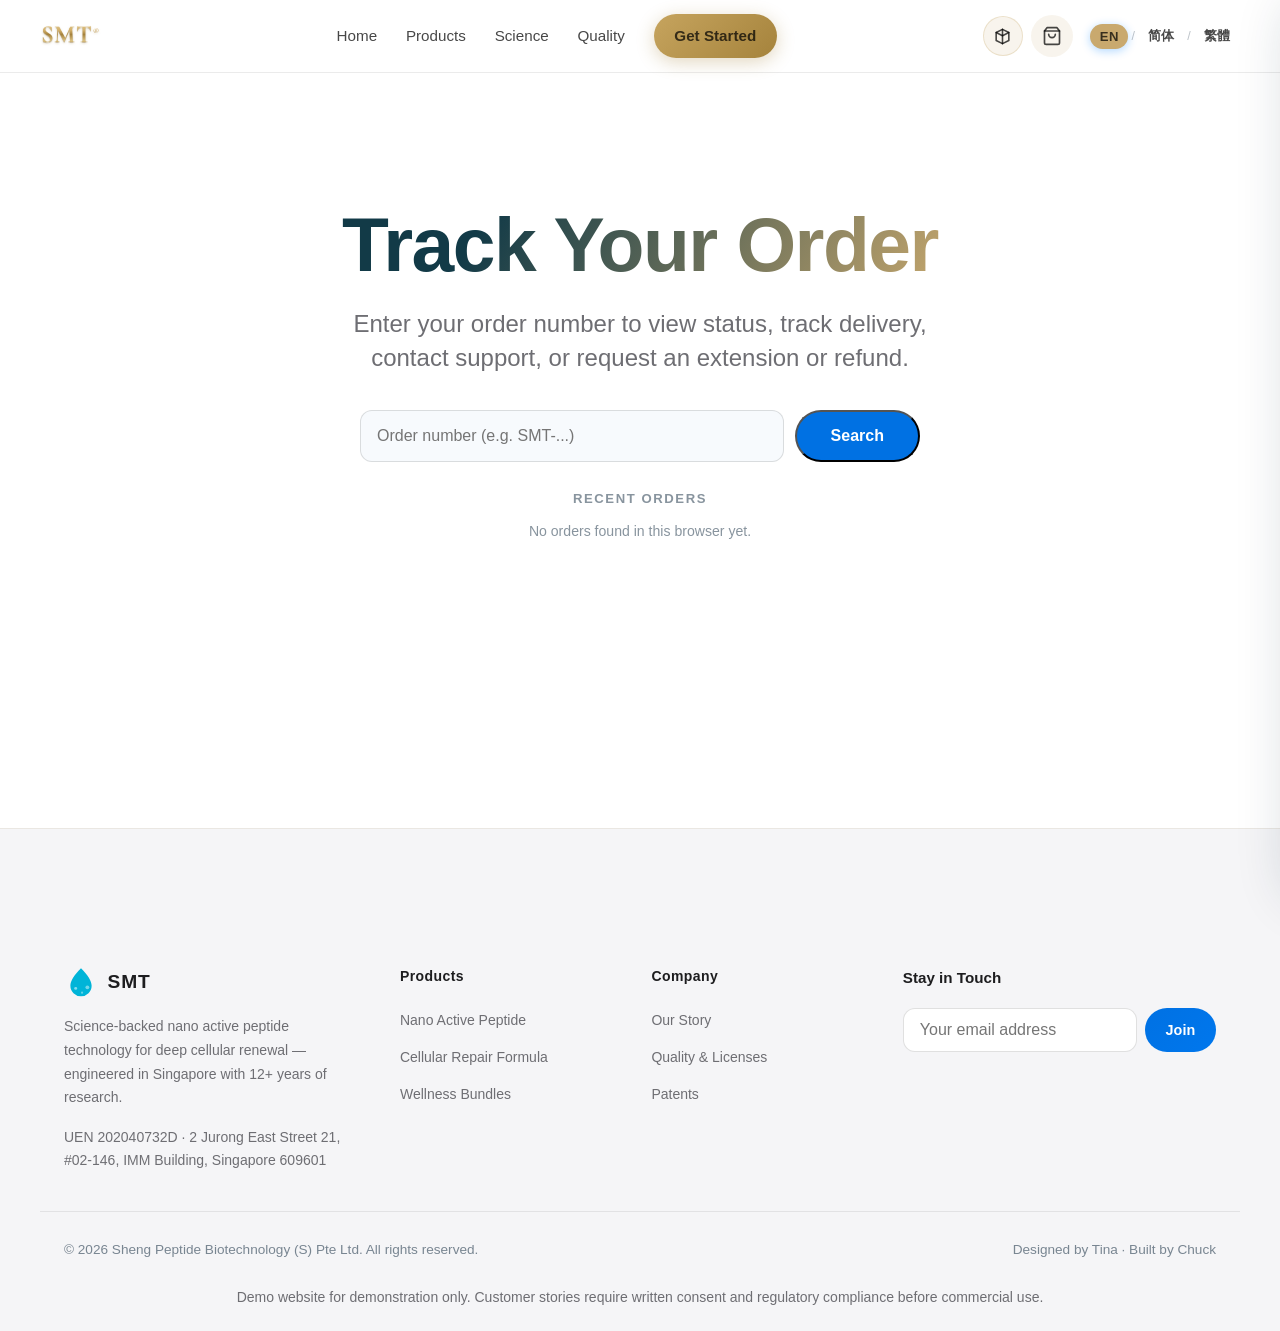
<file: order.html>
<!DOCTYPE html>
<html lang="en">
<head>
<meta charset="UTF-8">
<meta name="viewport" content="width=device-width, initial-scale=1.0">
<title>Sheng Peptide Biotechnology — Track Your Order</title>
<meta name="description" content="Track your SMT order: delivery status, logistics, contact support, extend delivery or request a return and refund.">
<meta name="keywords" content="Sheng Peptide, SMT, peptide, nano active peptide, cellular repair, cellular renewal, biotechnology, Singapore, 100% absorption">
<meta name="author" content="Sheng Peptide Biotechnology (S) Pte Ltd">
<meta property="og:type" content="website">
<meta property="og:title" content="Sheng Peptide Biotechnology — Unlock Your Cells' Full Potential">
<meta property="og:description" content="Nano active peptide technology for deep cellular renewal — 12 years of R&D and 100% absorption.">
<meta property="og:image" content="https://charlieos.cc.cd/assets/products/tier-1month.jpg">
<meta property="og:site_name" content="Sheng Peptide Biotechnology (S) Pte Ltd">
<link rel="icon" href="data:image/svg+xml,%3Csvg xmlns='http://www.w3.org/2000/svg' viewBox='0 0 32 32'%3E%3Cpath d='M16 3C10 9 6 14 6 19a10 10 0 0 0 20 0c0-5-4-10-10-16z' fill='%2300B4D8'/%3E%3C/svg%3E">
    <link href="assets/fonts/fonts.css" rel="stylesheet">
<script type="application/ld+json">
{
  "@context": "https://schema.org",
  "@type": "Organization",
  "name": "Sheng Peptide Biotechnology (S) Pte Ltd",
  "description": "Nano active peptide technology for cellular renewal. 12+ years of research and development.",
  "award": "2024 Channel 8 Singapore Award",
  "slogan": "Unlock Your Cells' Full Potential"
}
</script>

<style>
/* ============================================================
   SMT 首页 — Ocean Wave v2.0 (by Chuck, designed by Tina)
   ============================================================ */
:root {
  /* === 海洋色系 === */
  --ocean-deep: #0A1628;
  --ocean-mid: #0B3D6B;
  --ocean-light: #1A6B8A;
  --teal-primary: #00B4D8;
  --teal-light: #48CAE4;
  --teal-pale: #90E0EF;
  --wave-white: #F0F8FF;
  --foam-white: #FFFFFF;
  --coral-accent: #FF6B6B;
  --coral-hover: #FF5252;
  --gold-accent: #FFD700;

  /* === 字体 === */
  --font-primary: 'SF Pro Display', -apple-system, BlinkMacSystemFont, 'Segoe UI', 'PingFang SC', sans-serif;
  --font-body: 'SF Pro Text', -apple-system, BlinkMacSystemFont, 'Segoe UI', 'PingFang SC', sans-serif;

  /* === 圆角 / 阴影 === */
  --radius-sm: 8px;
  --radius-md: 16px;
  --radius-lg: 24px;
  --radius-xl: 32px;
  --radius-full: 9999px;
  --shadow-soft: 0 4px 24px rgba(0, 180, 216, 0.08);
  --shadow-medium: 0 8px 32px rgba(0, 180, 216, 0.12);
  --shadow-strong: 0 12px 48px rgba(0, 180, 216, 0.18);
  --shadow-glow: 0 0 40px rgba(0, 180, 216, 0.35);

  /* === 动画 === */
  --ease-out-expo: cubic-bezier(0.16, 1, 0.3, 1);
  --ease-out-back: cubic-bezier(0.34, 1.56, 0.64, 1);
  --ease-spring: cubic-bezier(0.175, 0.885, 0.32, 1.275);
  --duration-fast: 0.2s;
  --duration-normal: 0.4s;
  --duration-slow: 0.6s;
  --duration-wave: 8s;

  /* === 布局 === */
  --container-max: 1200px;
  --container-narrow: 800px;
  --section-padding: clamp(4rem, 10vh, 8rem) clamp(1rem, 5vw, 4rem);
}

* { margin: 0; padding: 0; box-sizing: border-box; }

html { scroll-behavior: smooth; }

body {
  font-family: var(--font-body);
  background: var(--ocean-deep);
  color: var(--wave-white);
  line-height: 1.7;
  overflow-x: hidden;
  -webkit-font-smoothing: antialiased;
}

img, svg { display: block; max-width: 100%; }
a { text-decoration: none; color: inherit; }
ul { list-style: none; }

.container { max-width: var(--container-max); margin: 0 auto; padding: 0 1.5rem; }

@keyframes bubble-rise {
  0%   { transform: translateY(0) scale(0.2); opacity: 0; }
  12%  { opacity: 0.65; }
  85%  { opacity: 0.3; }
  100% { transform: translateY(-105vh) scale(1.05); opacity: 0; }
}

/* ============================================================
   2. 顶部导航
   ============================================================ */
.site-nav {
  position: fixed;
  top: 0; left: 0; right: 0;
  z-index: 100;
  padding: 0.9rem 1.5rem;
  background: rgba(10, 22, 40, 0.55);
  backdrop-filter: blur(14px);
  -webkit-backdrop-filter: blur(14px);
  border-bottom: 1px solid rgba(144, 224, 239, 0.12);
  transition: background var(--duration-normal) var(--ease-out-expo);
}

.nav-inner {
  max-width: var(--container-max);
  margin: 0 auto;
  display: flex;
  align-items: center;
  justify-content: space-between;
  gap: 1rem;
}

.logo {
  display: flex;
  align-items: center;
  gap: 0.6rem;
  font-family: var(--font-primary);
  font-weight: 800;
  font-size: 1.2rem;
  letter-spacing: 0.04em;
  color: var(--wave-white);
}

.logo svg { width: 34px; height: 34px; }

.nav-links {
  display: flex;
  align-items: center;
  gap: 1.8rem;
}

.nav-links a {
  font-size: 0.95rem;
  color: rgba(240, 248, 255, 0.78);
  position: relative;
  transition: color var(--duration-fast) ease;
}

.nav-links a::after {
  content: "";
  position: absolute;
  left: 0; bottom: -5px;
  width: 100%; height: 2px;
  background: linear-gradient(90deg, var(--teal-primary), var(--teal-light));
  border-radius: 2px;
  transform: scaleX(0);
  transform-origin: left;
  transition: transform var(--duration-normal) var(--ease-out-expo);
}

.nav-links a:hover { color: var(--foam-white); }
.nav-links a:hover::after { transform: scaleX(1); }

.nav-cta {
  font-family: var(--font-primary);
  font-weight: 700;
  font-size: 0.9rem;
  padding: 0.55rem 1.3rem;
  border-radius: var(--radius-full);
  background: linear-gradient(135deg, var(--coral-accent), var(--coral-hover));
  color: var(--foam-white);
  box-shadow: 0 4px 20px rgba(255, 107, 107, 0.35);
  transition: all var(--duration-normal) var(--ease-out-expo);
}

.nav-cta:hover { transform: translateY(-2px); box-shadow: 0 8px 28px rgba(255, 107, 107, 0.5); }

.nav-toggle {
  display: none;
  background: none; border: none; cursor: pointer;
  width: 40px; height: 40px;
  position: relative;
}

.nav-toggle span {
  position: absolute;
  left: 8px; right: 8px;
  height: 2px;
  background: var(--wave-white);
  border-radius: 2px;
  transition: all var(--duration-normal) var(--ease-out-expo);
}
.nav-toggle span:nth-child(1) { top: 12px; }
.nav-toggle span:nth-child(2) { top: 19px; }
.nav-toggle span:nth-child(3) { top: 26px; }
.nav-toggle.active span:nth-child(1) { top: 19px; transform: rotate(45deg); }
.nav-toggle.active span:nth-child(2) { opacity: 0; }
.nav-toggle.active span:nth-child(3) { top: 19px; transform: rotate(-45deg); }

/* ============================================================
   3. Hero Section
   ============================================================ */
.hero-section {
  position: relative;
  min-height: 100vh;
  display: flex;
  align-items: center;
  padding: 7rem 1.5rem 12rem;
  overflow: hidden;
}

.hero-grid {
  max-width: var(--container-max);
  margin: 0 auto;
  display: grid;
  grid-template-columns: 1.1fr 0.9fr;
  gap: 3rem;
  align-items: center;
  width: 100%;
}

.hero-badge {
  display: inline-flex;
  align-items: center;
  gap: 0.5rem;
  padding: 0.4rem 1rem;
  border-radius: var(--radius-full);
  background: rgba(0, 180, 216, 0.12);
  border: 1px solid rgba(0, 180, 216, 0.35);
  color: var(--teal-light);
  font-size: 0.82rem;
  font-weight: 600;
  letter-spacing: 0.08em;
  text-transform: uppercase;
  margin-bottom: 1.6rem;
}

.hero-badge::before {
  content: "";
  width: 8px; height: 8px;
  border-radius: 50%;
  background: var(--teal-primary);
  box-shadow: 0 0 12px var(--teal-primary);
  animation: pulse-dot 2s ease-in-out infinite;
}

@keyframes pulse-dot {
  0%, 100% { opacity: 1; transform: scale(1); }
  50% { opacity: 0.5; transform: scale(0.8); }
}

.hero-title {
  font-family: var(--font-primary);
  font-size: clamp(2.4rem, 5vw, 4.3rem);
  font-weight: 800;
  line-height: 1.12;
  letter-spacing: -0.01em;
  background: linear-gradient(120deg, var(--foam-white) 30%, var(--teal-light) 100%);
  -webkit-background-clip: text;
  background-clip: text;
  -webkit-text-fill-color: transparent;
  margin-bottom: 1.4rem;
}

.hero-subtitle {
  font-size: clamp(1rem, 1.5vw, 1.15rem);
  color: rgba(240, 248, 255, 0.75);
  max-width: 30rem;
  margin-bottom: 2.2rem;
}

.hero-cta-group {
  display: flex;
  flex-wrap: wrap;
  gap: 1rem;
  margin-bottom: 2.5rem;
}

.btn {
  display: inline-flex;
  align-items: center;
  gap: 0.5rem;
  font-family: var(--font-primary);
  font-weight: 700;
  font-size: 1rem;
  padding: 0.95rem 2.1rem;
  border-radius: var(--radius-full);
  transition: all var(--duration-normal) var(--ease-out-expo);
  will-change: transform;
}

.btn-primary {
  background: linear-gradient(135deg, var(--teal-primary), var(--teal-light));
  color: var(--ocean-deep);
  box-shadow: 0 8px 30px rgba(0, 180, 216, 0.4);
}
.btn-primary:hover { transform: translateY(-3px); box-shadow: var(--shadow-glow); }

.btn-secondary {
  background: transparent;
  color: var(--wave-white);
  border: 1.5px solid rgba(144, 224, 239, 0.4);
}
.btn-secondary:hover { border-color: var(--teal-light); transform: translateY(-3px); background: rgba(0, 180, 216, 0.08); }

.hero-stats {
  display: flex;
  gap: 2.5rem;
}

.hero-stats .mini-stat strong {
  font-family: var(--font-primary);
  font-size: 1.5rem;
  font-weight: 800;
  color: var(--teal-light);
}
.hero-stats .mini-stat span {
  display: block;
  font-size: 0.8rem;
  color: rgba(240, 248, 255, 0.6);
}

/* --- 产品展示区（居中） --- */
.hero-product-showcase {
  position: relative;
  display: flex;
  align-items: center;
  justify-content: center;
}

.product-image-wrapper {
  position: relative;
  z-index: 2;
  animation: product-float 6s var(--ease-spring) infinite;
  filter: drop-shadow(0 24px 48px rgba(0, 0, 0, 0.45));
}

@keyframes product-float {
  0%, 100% { transform: translateY(0) rotate(0deg); }
  50% { transform: translateY(-16px) rotate(1.2deg); }
}

@keyframes glow-pulse {
  0%, 100% { opacity: 0.45; transform: scale(1); }
  50% { opacity: 0.85; transform: scale(1.06); }
}
.float-1 { top: 8%; left: -6%; animation-delay: -1.5s; }
.float-2 { bottom: 14%; right: -4%; animation-delay: -3s; }

/* ============================================================
   4. 通用 Section / 滚动动画
   ============================================================ */
.section {
  position: relative;
  padding: var(--section-padding);
}

.section-header {
  text-align: center;
  max-width: var(--container-narrow);
  margin: 0 auto 3.5rem;
}

.section-label {
  display: inline-block;
  font-size: 0.8rem;
  font-weight: 700;
  letter-spacing: 0.18em;
  text-transform: uppercase;
  color: var(--teal-light);
  margin-bottom: 0.9rem;
}

.section-title {
  font-family: var(--font-primary);
  font-size: clamp(1.7rem, 3.5vw, 2.9rem);
  font-weight: 800;
  line-height: 1.2;
  color: var(--wave-white);
}

.section-sub {
  margin-top: 1rem;
  color: rgba(240, 248, 255, 0.7);
  font-size: 1.02rem;
}

/* 入场动画基类 */
.reveal, .reveal-scale, .reveal-left, .reveal-right, .stagger-item {
  opacity: 0;
  will-change: transform, opacity;
}

.reveal {
  transform: translateY(24px);
  transition: opacity var(--duration-slow) var(--ease-out-expo),
              transform var(--duration-slow) var(--ease-out-expo);
}

.reveal-scale {
  transform: scale(0.96) translateY(12px);
  transition: opacity var(--duration-slow) var(--ease-out-expo),
              transform var(--duration-slow) var(--ease-out-back);
}

.reveal-left {
  transform: translateX(-28px);
  transition: opacity var(--duration-slow) var(--ease-out-expo),
              transform var(--duration-slow) var(--ease-out-expo);
}

.reveal-right {
  transform: translateX(28px);
  transition: opacity var(--duration-slow) var(--ease-out-expo),
              transform var(--duration-slow) var(--ease-out-expo);
}

.reveal.visible, .reveal-scale.visible,
.reveal-left.visible, .reveal-right.visible,
.stagger-container.visible .stagger-item {
  opacity: 1;
  transform: translateX(0) translateY(0) scale(1);
}

.stagger-item {
  transform: translateY(30px);
  transition: opacity var(--duration-normal) var(--ease-out-expo),
              transform var(--duration-normal) var(--ease-out-expo);
}

.stagger-container.visible .stagger-item:nth-child(1) { transition-delay: 0s; }
.stagger-container.visible .stagger-item:nth-child(2) { transition-delay: 0.12s; }
.stagger-container.visible .stagger-item:nth-child(3) { transition-delay: 0.24s; }
.stagger-container.visible .stagger-item:nth-child(4) { transition-delay: 0.36s; }

/* ============================================================
   5. 品牌故事 Section
   ============================================================ */
.story-section { background: rgba(11, 61, 107, 0.18); }

.story-grid {
  display: grid;
  grid-template-columns: 1fr 1fr;
  gap: 3.5rem;
  align-items: center;
}

.story-content p {
  color: rgba(240, 248, 255, 0.78);
  font-size: 1.05rem;
  margin-bottom: 2rem;
}

.story-stats {
  display: grid;
  grid-template-columns: 1fr 1fr;
  gap: 1.5rem;
}

.stat-item {
  background: rgba(255, 255, 255, 0.05);
  border: 1px solid rgba(144, 224, 239, 0.15);
  border-radius: var(--radius-md);
  padding: 1.4rem 1.2rem;
  transition: all var(--duration-normal) var(--ease-out-expo);
}
.stat-item:hover { transform: translateY(-5px); border-color: rgba(0, 180, 216, 0.5); box-shadow: var(--shadow-medium); }

.stat-value {
  font-family: var(--font-primary);
  font-size: 2.2rem;
  font-weight: 800;
  color: var(--teal-light);
  line-height: 1.1;
}

.stat-label {
  font-size: 0.85rem;
  color: rgba(240, 248, 255, 0.65);
  margin-top: 0.3rem;
}

/* 时间线视觉 */
.story-visual {
  position: relative;
  padding: 1rem;
}

.timeline {
  position: relative;
  padding-left: 2.2rem;
  border-left: 2px solid rgba(0, 180, 216, 0.3);
}

.timeline-item {
  position: relative;
  padding: 0 0 1.8rem 0.4rem;
}

.timeline-item::before {
  content: "";
  position: absolute;
  left: -2.35rem;
  top: 0.4rem;
  width: 12px; height: 12px;
  border-radius: 50%;
  background: var(--teal-primary);
  box-shadow: 0 0 0 4px rgba(0, 180, 216, 0.15), 0 0 16px var(--teal-primary);
}

.timeline-item .tl-year {
  font-family: var(--font-primary);
  font-weight: 800;
  font-size: 1.05rem;
  color: var(--teal-light);
}

.timeline-item p {
  color: rgba(240, 248, 255, 0.7);
  font-size: 0.92rem;
}

.award-badge {
  margin-top: 1.6rem;
  display: inline-flex;
  align-items: center;
  gap: 0.9rem;
  padding: 1rem 1.4rem;
  border-radius: var(--radius-lg);
  background: linear-gradient(135deg, rgba(255, 215, 0, 0.12), rgba(255, 215, 0, 0.04));
  border: 1px solid rgba(255, 215, 0, 0.35);
  box-shadow: 0 0 30px rgba(255, 215, 0, 0.12);
}

.award-badge svg { width: 34px; height: 34px; color: var(--gold-accent); }

.award-badge .award-text strong {
  display: block;
  font-family: var(--font-primary);
  font-size: 1rem;
  color: var(--gold-accent);
  letter-spacing: 0.02em;
}

.award-badge .award-text span {
  font-size: 0.8rem;
  color: rgba(240, 248, 255, 0.65);
}

/* ============================================================
   6. 三步流程 Section
   ============================================================ */
.process-section { background: rgba(10, 22, 40, 0.4); }

.process-steps {
  display: grid;
  grid-template-columns: 1fr auto 1fr auto 1fr;
  gap: 1.5rem;
  align-items: stretch;
}

.step-card {
  position: relative;
  background: rgba(255, 255, 255, 0.05);
  backdrop-filter: blur(10px);
  -webkit-backdrop-filter: blur(10px);
  border: 1px solid rgba(144, 224, 239, 0.14);
  border-radius: var(--radius-lg);
  padding: 2.4rem 1.8rem 1.8rem;
  text-align: center;
  overflow: hidden;
  transition: all var(--duration-normal) var(--ease-out-expo);
}

.step-card:hover {
  transform: translateY(-8px);
  box-shadow: var(--shadow-strong);
  border-color: rgba(0, 180, 216, 0.45);
}

.step-number {
  position: absolute;
  top: 0.6rem; right: 1rem;
  font-family: var(--font-primary);
  font-size: 3rem;
  font-weight: 800;
  color: rgba(0, 180, 216, 0.16);
  line-height: 1;
}

.step-icon {
  width: 72px; height: 72px;
  margin: 0 auto 1.2rem;
  display: flex;
  align-items: center;
  justify-content: center;
  border-radius: 50%;
  background: rgba(0, 180, 216, 0.12);
  border: 1px solid rgba(0, 180, 216, 0.35);
  box-shadow: 0 0 24px rgba(0, 180, 216, 0.15);
  transition: transform var(--duration-normal) var(--ease-out-back);
}

.step-card:hover .step-icon { transform: scale(1.12); }
.step-icon svg { width: 34px; height: 34px; color: var(--teal-light); }

.step-card h3 {
  font-family: var(--font-primary);
  font-size: 1.3rem;
  font-weight: 700;
  color: var(--wave-white);
  margin-bottom: 0.7rem;
}

.step-card p {
  font-size: 0.95rem;
  color: rgba(240, 248, 255, 0.68);
}

.step-connector {
  display: flex;
  align-items: center;
  justify-content: center;
  padding: 0 0.2rem;
}

.step-connector svg {
  width: 44px; height: 44px;
  color: var(--teal-primary);
}

@keyframes connector-pulse {
  0%, 100% { opacity: 0.4; transform: translateX(0); }
  50% { opacity: 1; transform: translateX(6px); }
}

/* ============================================================
   7. 客户评价 Section
   ============================================================ */
.testimonials-section {
  background:
    linear-gradient(rgba(72, 202, 228, 0.035) 1px, transparent 1px),
    linear-gradient(90deg, rgba(72, 202, 228, 0.035) 1px, transparent 1px),
    rgba(11, 61, 107, 0.18);
  background-size: 48px 48px;
}

.testimonials-grid {
  display: grid;
  grid-template-columns: repeat(3, 1fr);
  gap: 1.8rem;
}

.testimonial-card {
  position: relative;
  background: rgba(255, 255, 255, 0.05);
  backdrop-filter: blur(12px);
  -webkit-backdrop-filter: blur(12px);
  border: 1px solid rgba(144, 224, 239, 0.14);
  border-left: 3px solid var(--teal-primary);
  border-radius: var(--radius-xl);
  padding: 2.2rem 1.8rem 1.8rem;
  transition: all var(--duration-normal) var(--ease-out-expo);
}

.testimonial-card:hover {
  transform: translateY(-8px);
  box-shadow: var(--shadow-strong);
}

.quote-icon {
  position: absolute;
  top: 1.2rem; right: 1.5rem;
  font-family: Georgia, serif;
  font-size: 4.2rem;
  line-height: 1;
  color: rgba(0, 180, 216, 0.22);
}

.testimonial-card blockquote {
  font-size: 0.98rem;
  color: rgba(240, 248, 255, 0.85);
  font-style: italic;
  margin-bottom: 1.4rem;
  min-height: 6.5em;
}

.rating {
  display: flex;
  gap: 0.2rem;
  margin-bottom: 1.2rem;
  color: var(--gold-accent);
}

.rating svg { width: 18px; height: 18px; }
.rating svg:nth-child(2) { animation-delay: 0.2s; }
.rating svg:nth-child(3) { animation-delay: 0.4s; }
.rating svg:nth-child(4) { animation-delay: 0.6s; }
.rating svg:nth-child(5) { animation-delay: 0.8s; }

@keyframes star-glow {
  0%, 100% { filter: drop-shadow(0 0 0 rgba(255, 215, 0, 0)); }
  50% { filter: drop-shadow(0 0 6px rgba(255, 215, 0, 0.8)); }
}

.author-info {
  display: flex;
  align-items: center;
  gap: 0.9rem;
}

.avatar {
  width: 46px; height: 46px;
  border-radius: 50%;
  display: flex;
  align-items: center;
  justify-content: center;
  font-family: var(--font-primary);
  font-weight: 800;
  font-size: 0.95rem;
  color: var(--ocean-deep);
  background: linear-gradient(135deg, var(--avatar-a, #48CAE4), var(--avatar-b, #0B3D6B));
  border: 2px solid rgba(144, 224, 239, 0.5);
  flex-shrink: 0;
}

.author-info strong {
  display: block;
  font-family: var(--font-primary);
  font-size: 0.98rem;
  color: var(--wave-white);
}

.author-info span {
  font-size: 0.82rem;
  color: rgba(240, 248, 255, 0.6);
}

/* ============================================================
   8. 资质与专利占位区（新增）
   ============================================================ */
.credentials-section { background: rgba(6, 13, 24, 0.35); }

.credentials-grid {
  display: grid;
  grid-template-columns: 1fr 1fr;
  gap: 2rem;
  max-width: 900px;
  margin: 0 auto;
}

.placeholder-card {
  position: relative;
  border: 2px dashed rgba(144, 224, 239, 0.45);
  background: rgba(255, 255, 255, 0.03);
  border-radius: var(--radius-lg);
  padding: 3rem 2rem;
  text-align: center;
  transition: all var(--duration-normal) var(--ease-out-expo);
  overflow: hidden;
}

.placeholder-card:hover {
  transform: translateY(-6px);
  border-color: rgba(0, 180, 216, 0.7);
  box-shadow: 0 0 40px rgba(0, 180, 216, 0.12);
  background: rgba(0, 180, 216, 0.05);
}

.placeholder-icon {
  width: 84px; height: 84px;
  margin: 0 auto 1.4rem;
  display: flex;
  align-items: center;
  justify-content: center;
  border-radius: 50%;
  background: rgba(0, 180, 216, 0.1);
  border: 1px solid rgba(0, 180, 216, 0.35);
}

.placeholder-icon svg { width: 40px; height: 40px; color: var(--teal-light); }

.placeholder-card:hover .placeholder-icon svg {
  animation: icon-wiggle 0.7s var(--ease-out-back);
}

@keyframes icon-wiggle {
  0% { transform: rotate(0); }
  30% { transform: rotate(-12deg); }
  60% { transform: rotate(10deg); }
  100% { transform: rotate(0); }
}

.placeholder-card h3 {
  font-family: var(--font-primary);
  font-size: 1.25rem;
  font-weight: 700;
  color: var(--wave-white);
  margin-bottom: 0.6rem;
}

.placeholder-card p {
  font-size: 0.95rem;
  color: rgba(240, 248, 255, 0.6);
  font-style: italic;
  margin-bottom: 1.4rem;
}

.placeholder-badge {
  display: inline-block;
  padding: 0.35rem 1.1rem;
  border-radius: var(--radius-full);
  background: rgba(255, 107, 107, 0.12);
  border: 1px solid rgba(255, 107, 107, 0.45);
  color: var(--coral-accent);
  font-size: 0.78rem;
  font-weight: 700;
  letter-spacing: 0.1em;
  text-transform: uppercase;
}

/* ============================================================
   9. CTA Section
   ============================================================ */
.cta-section {
  position: relative;
  text-align: center;
  overflow: hidden;
  background:
    radial-gradient(700px 360px at 50% 0%, rgba(0, 180, 216, 0.14), transparent 65%),
    var(--ocean-deep);
}

.cta-content {
  max-width: var(--container-narrow);
  margin: 0 auto;
  padding: 5rem 0 6rem;
  position: relative;
  z-index: 2;
}

.cta-content h2 {
  font-family: var(--font-primary);
  font-size: clamp(1.9rem, 4vw, 3.1rem);
  font-weight: 800;
  line-height: 1.2;
  color: var(--foam-white);
  text-shadow: 0 0 40px rgba(0, 180, 216, 0.35);
  margin-bottom: 1.2rem;
}

.cta-content p {
  color: rgba(240, 248, 255, 0.72);
  font-size: 1.05rem;
  max-width: 34rem;
  margin: 0 auto 2.4rem;
}

.btn-coral {
  display: inline-flex;
  align-items: center;
  gap: 0.6rem;
  font-family: var(--font-primary);
  font-weight: 800;
  font-size: 1.08rem;
  padding: 1.1rem 2.8rem;
  border-radius: var(--radius-full);
  background: linear-gradient(135deg, var(--coral-accent), var(--coral-hover));
  color: var(--foam-white);
  box-shadow: 0 10px 36px rgba(255, 107, 107, 0.4);
  transition: all var(--duration-normal) var(--ease-out-expo);
}

.btn-coral:hover {
  transform: translateY(-4px) scale(1.02);
  box-shadow: 0 16px 48px rgba(255, 107, 107, 0.6);
}

.trust-badges {
  display: flex;
  flex-wrap: wrap;
  justify-content: center;
  gap: 1.6rem;
  margin-top: 2.8rem;
}

.trust-badges span {
  display: inline-flex;
  align-items: center;
  gap: 0.45rem;
  font-size: 0.82rem;
  color: rgba(240, 248, 255, 0.55);
}

.trust-badges svg { width: 16px; height: 16px; color: var(--teal-light); }

/* ============================================================
   10. Footer
   ============================================================ */
.site-footer {
  position: relative;
  background: #060D18;
  border-top: 1px solid rgba(144, 224, 239, 0.08);
}

.footer-content {
  max-width: var(--container-max);
  margin: 0 auto;
  padding: 4.5rem 1.5rem 2.5rem;
  display: grid;
  grid-template-columns: 1.4fr 1fr 1fr 1.3fr;
  gap: 2.5rem;
}

.footer-brand p {
  margin-top: 1rem;
  font-size: 0.9rem;
  color: rgba(240, 248, 255, 0.6);
  max-width: 22rem;
}

.link-group h4 {
  font-family: var(--font-primary);
  font-size: 0.95rem;
  font-weight: 700;
  color: var(--wave-white);
  margin-bottom: 1.1rem;
  letter-spacing: 0.03em;
}

.link-group li { margin-bottom: 0.6rem; }

.link-group a {
  font-size: 0.9rem;
  color: rgba(240, 248, 255, 0.62);
  position: relative;
  transition: color var(--duration-fast) ease;
}

.link-group a:hover { color: var(--teal-light); }

.footer-newsletter h4 {
  font-family: var(--font-primary);
  font-size: 0.95rem;
  font-weight: 700;
  color: var(--wave-white);
  margin-bottom: 1.1rem;
}

.subscribe-form {
  display: flex;
  gap: 0.5rem;
  margin-bottom: 1.4rem;
}

.subscribe-form input {
  flex: 1;
  min-width: 0;
  padding: 0.75rem 1rem;
  border-radius: var(--radius-full);
  border: 1px solid rgba(144, 224, 239, 0.25);
  background: rgba(255, 255, 255, 0.06);
  color: var(--wave-white);
  font-size: 0.9rem;
  outline: none;
  transition: border-color var(--duration-fast) ease, box-shadow var(--duration-fast) ease;
}

.subscribe-form input:focus {
  border-color: var(--teal-primary);
  box-shadow: 0 0 0 3px rgba(0, 180, 216, 0.18);
}

.subscribe-form button {
  padding: 0.75rem 1.3rem;
  border-radius: var(--radius-full);
  border: none;
  background: linear-gradient(135deg, var(--teal-primary), var(--teal-light));
  color: var(--ocean-deep);
  font-weight: 700;
  font-size: 0.9rem;
  cursor: pointer;
  transition: all var(--duration-normal) var(--ease-out-expo);
}

.subscribe-form button:hover { box-shadow: var(--shadow-glow); transform: translateY(-2px); }

.footer-bottom {
  max-width: var(--container-max);
  margin: 0 auto;
  padding: 1.6rem 1.5rem;
  border-top: 1px solid rgba(144, 224, 239, 0.1);
  display: flex;
  align-items: center;
  justify-content: space-between;
  flex-wrap: wrap;
  gap: 1rem;
}

.footer-bottom p {
  font-size: 0.85rem;
  color: rgba(240, 248, 255, 0.5);
}

.social-links {
  display: flex;
  gap: 0.8rem;
}

.social-links a {
  width: 38px; height: 38px;
  display: flex;
  align-items: center;
  justify-content: center;
  border-radius: 50%;
  background: rgba(255, 255, 255, 0.06);
  border: 1px solid rgba(144, 224, 239, 0.2);
  color: rgba(240, 248, 255, 0.7);
  transition: all var(--duration-normal) var(--ease-out-expo);
}

.social-links a:hover {
  color: var(--ocean-deep);
  background: var(--teal-light);
  transform: translateY(-3px);
  box-shadow: var(--shadow-glow);
}

.social-links svg { width: 17px; height: 17px; }

/* ============================================================
   11. 响应式
   ============================================================ */
@media (max-width: 1024px) {
  .hero-grid { grid-template-columns: 1fr; text-align: center; }
  .hero-subtitle { margin-left: auto; margin-right: auto; }
  .hero-cta-group { justify-content: center; }
  .hero-stats { justify-content: center; }
  .hero-product-showcase { order: -1; max-width: 340px; margin: 0 auto; }
  .float-1 { left: -2%; }
  .float-2 { right: -2%; }
  .story-grid { grid-template-columns: 1fr; gap: 2.5rem; }
  .testimonials-grid { grid-template-columns: repeat(2, 1fr); }
  .testimonials-grid .testimonial-card:last-child { grid-column: 1 / -1; }
  .process-steps { grid-template-columns: 1fr; }
  .step-connector { transform: rotate(90deg); padding: 0.4rem 0; }
  .footer-content { grid-template-columns: 1fr 1fr; }
}

@media (max-width: 768px) {
  .nav-links {
    position: fixed;
    top: 0; right: 0; bottom: 0;
    width: min(78vw, 320px);
    flex-direction: column;
    align-items: flex-start;
    justify-content: center;
    gap: 1.6rem;
    padding: 2rem;
    background: rgba(10, 22, 40, 0.97);
    backdrop-filter: blur(18px);
    border-left: 1px solid rgba(144, 224, 239, 0.15);
    transform: translateX(100%);
    transition: transform var(--duration-normal) var(--ease-out-expo);
  }
  .nav-links.open { transform: translateX(0); }
  .nav-toggle { display: block; z-index: 110; }
  .testimonials-grid { grid-template-columns: 1fr; }
  .testimonials-grid .testimonial-card:last-child { grid-column: auto; }
  .credentials-grid { grid-template-columns: 1fr; }
  .story-stats { grid-template-columns: 1fr; }
  .footer-content { grid-template-columns: 1fr; gap: 2rem; }
}

@media (max-width: 480px) {
  .hero-stats { gap: 1.5rem; flex-wrap: wrap; }
  .hero-cta-group .btn { width: 100%; justify-content: center; }
  .trust-badges { gap: 1rem; }
  .footer-bottom { justify-content: center; text-align: center; }
}

/* ============================================================
   11b. 海洋升级：证书与专利高级展示墙
   ============================================================ */
.credentials-section {
  position: relative;
  background:
    radial-gradient(900px 480px at 50% -8%, rgba(0, 180, 216, 0.12), transparent 62%),
    rgba(6, 13, 24, 0.35);
  padding-top: 0;
}

.credentials-wall {
  max-width: 1080px;
  margin: 0 auto;
}

.cred-main-grid {
  display: grid;
  grid-template-columns: 1fr 1fr;
  gap: 2rem;
  margin-bottom: 3rem;
}

.cred-main-card {
  position: relative;
  display: flex;
  flex-direction: column;
  background: rgba(255, 255, 255, 0.045);
  backdrop-filter: blur(14px);
  -webkit-backdrop-filter: blur(14px);
  border: 1px solid rgba(144, 224, 239, 0.18);
  border-radius: var(--radius-xl);
  overflow: hidden;
  transition: transform var(--duration-normal) var(--ease-out-expo),
              border-color var(--duration-normal) var(--ease-out-expo),
              box-shadow var(--duration-normal) var(--ease-out-expo);
  will-change: transform;
}

.cred-main-card:hover {
  transform: translateY(-8px);
  border-color: rgba(0, 180, 216, 0.55);
  box-shadow: var(--shadow-strong);
}

.cred-main-card--gold:hover {
  border-color: rgba(255, 215, 0, 0.55);
  box-shadow: 0 12px 48px rgba(255, 215, 0, 0.16);
}

.cred-img-wrap {
  position: relative;
  aspect-ratio: 4 / 3;
  overflow: hidden;
}

.cred-img {
  width: 100%;
  height: 100%;
  object-fit: cover;
  transition: transform 0.7s var(--ease-out-expo);
}

.cred-img--top {
  object-position: 50% 22%;
}

.cred-main-card:hover .cred-img { transform: scale(1.05); }

.cred-img-fade {
  position: absolute;
  inset: 0;
  background: linear-gradient(180deg, transparent 45%, rgba(6, 13, 24, 0.9) 100%);
}

.cred-badge {
  position: absolute;
  top: 1rem; left: 1rem;
  z-index: 2;
  display: inline-flex;
  align-items: center;
  gap: 0.45rem;
  padding: 0.4rem 1rem;
  border-radius: var(--radius-full);
  font-size: 0.72rem;
  font-weight: 800;
  letter-spacing: 0.12em;
  text-transform: uppercase;
  background: rgba(6, 13, 24, 0.55);
  backdrop-filter: blur(8px);
  border: 1px solid rgba(255, 255, 255, 0.25);
  color: var(--foam-white);
}

.cred-badge--gold {
  background: linear-gradient(135deg, rgba(255, 215, 0, 0.22), rgba(255, 215, 0, 0.08));
  border-color: rgba(255, 215, 0, 0.55);
  color: #FFE9A8;
}

.cred-badge svg { width: 14px; height: 14px; }

.cred-card-body {
  position: relative;
  padding: 1.6rem 1.8rem 1.9rem;
}

.cred-card-title {
  font-family: var(--font-primary);
  font-size: 1.45rem;
  font-weight: 800;
  color: var(--wave-white);
  margin-bottom: 0.55rem;
}

.cred-card-title small {
  display: block;
  font-size: 0.8rem;
  font-weight: 600;
  letter-spacing: 0.08em;
  text-transform: uppercase;
  color: var(--teal-light);
  margin-top: 0.35rem;
}

.cred-main-card--gold .cred-card-title small { color: #E6C26A; }

.cred-card-text {
  font-size: 0.95rem;
  color: rgba(240, 248, 255, 0.72);
  line-height: 1.65;
}

.cred-meta {
  margin-top: 1.1rem;
  display: flex;
  flex-wrap: wrap;
  gap: 0.5rem 1.2rem;
  font-size: 0.78rem;
  color: rgba(240, 248, 255, 0.55);
  letter-spacing: 0.03em;
}

.cred-meta span { display: inline-flex; align-items: center; gap: 0.35rem; }
.cred-meta svg { width: 14px; height: 14px; color: var(--teal-light); }

.cert-strip-label {
  display: flex;
  align-items: center;
  gap: 0.9rem;
  margin: 0 auto 1.6rem;
  max-width: 720px;
  font-size: 0.78rem;
  font-weight: 700;
  letter-spacing: 0.18em;
  text-transform: uppercase;
  color: rgba(240, 248, 255, 0.55);
}

.cert-strip-label::before,
.cert-strip-label::after {
  content: "";
  flex: 1;
  height: 1px;
  background: linear-gradient(90deg, transparent, rgba(144, 224, 239, 0.35));
}

.cert-strip-label::after {
  background: linear-gradient(90deg, rgba(144, 224, 239, 0.35), transparent);
}

.cert-grid {
  display: grid;
  grid-template-columns: repeat(3, 1fr);
  gap: 1.1rem;
}

.cert-card {
  display: flex;
  flex-direction: column;
  background: rgba(255, 255, 255, 0.04);
  border: 1px solid rgba(144, 224, 239, 0.14);
  border-radius: var(--radius-lg);
  overflow: hidden;
  transition: transform var(--duration-normal) var(--ease-out-expo),
              border-color var(--duration-normal) var(--ease-out-expo),
              box-shadow var(--duration-normal) var(--ease-out-expo);
  will-change: transform;
}

.cert-card:hover {
  transform: translateY(-6px);
  border-color: rgba(0, 180, 216, 0.5);
  box-shadow: var(--shadow-medium);
}

.cert-thumb {
  aspect-ratio: 4 / 3;
  overflow: hidden;
  background: rgba(255, 255, 255, 0.08);
}

.cert-thumb img {
  width: 100%;
  height: 100%;
  object-fit: cover;
  object-position: top center;
  transition: transform 0.6s var(--ease-out-expo);
}

.cert-card:hover .cert-thumb img { transform: scale(1.06); }

.cert-body {
  flex: 1;
  display: flex;
  flex-direction: column;
  padding: 1rem 1rem 1.1rem;
}

.cert-name {
  font-family: var(--font-primary);
  font-size: 0.98rem;
  font-weight: 700;
  color: var(--wave-white);
  line-height: 1.3;
}

.cert-sub {
  margin-top: 0.35rem;
  font-size: 0.78rem;
  color: rgba(240, 248, 255, 0.55);
  line-height: 1.5;
}

.cert-link {
  margin-top: auto;
  padding-top: 0.85rem;
  display: inline-flex;
  align-items: center;
  gap: 0.35rem;
  font-size: 0.8rem;
  font-weight: 700;
  color: var(--teal-light);
  transition: color var(--duration-fast) ease, gap var(--duration-fast) ease;
}

.cert-link:hover { color: var(--foam-white); gap: 0.55rem; }
.cert-link svg { width: 14px; height: 14px; }

@media (max-width: 1024px) {
  .cert-grid { grid-template-columns: repeat(2, 1fr); }
}

@media (max-width: 768px) {
  .cred-main-grid { grid-template-columns: 1fr; }
  .cert-grid { grid-template-columns: repeat(2, 1fr); }
}

@media (max-width: 520px) {
  .cert-grid { grid-template-columns: 1fr 1fr; gap: 0.8rem; }
  .cert-name { font-size: 0.88rem; }
  .cred-card-body { padding: 1.3rem 1.3rem 1.5rem; }
}

/* ============================================================
  12. 无障碍：减少动态效果
   ============================================================ */
@media (prefers-reduced-motion: reduce) {
  *, *::before, *::after {
    animation-duration: 0.01ms !important;
    animation-iteration-count: 1 !important;
    transition-duration: 0.01ms !important;
  }
  html { scroll-behavior: auto; }
  .reveal, .reveal-scale, .reveal-left, .reveal-right, .stagger-item { opacity: 1; transform: none; }
}

/* ============================================================
   v2.2 — 苹果清新风（Apple Fresh）覆盖层
   浅色海洋：冰白底 + 苹果蓝，毛玻璃导航，大圆角轻阴影
   ============================================================ */
:root {
  /* 浅色海洋色系（覆盖深色） */
  --ocean-deep: #F4FAFD;            /* 页面底色：冰白 */
  --ocean-mid: #E3F2FB;             /* 区块底色：浅海蓝 */
  --ocean-light: #7FB9E8;
  --teal-primary: #0A84FF;          /* 苹果蓝（主色） */
  --teal-light: #0071E3;            /* 强调蓝（文字可读） */
  --teal-pale: #5AC8FA;
  --wave-white: #12293E;            /* 主文字：深海军蓝黑 */
  --foam-white: #FFFFFF;
  --coral-accent: #FF6B5E;          /* 珊瑚色：仅购买按钮/徽章 */
  --coral-hover: #FF4F42;
  --gold-accent: #C9A227;           /* 奖牌金：仅奖项 */

  /* 苹果式轻阴影（蓝调） */
  --shadow-soft: 0 4px 20px rgba(18, 41, 62, 0.06);
  --shadow-medium: 0 10px 34px rgba(18, 41, 62, 0.09);
  --shadow-strong: 0 18px 52px rgba(18, 41, 62, 0.13);
  --shadow-glow: 0 0 36px rgba(10, 132, 255, 0.28);
}

/* --- 基础层 --- */
body { background: var(--ocean-deep); color: var(--wave-white); }

:focus-visible { outline: 2px solid var(--teal-primary); outline-offset: 2px; }

/* --- 顶部导航：毛玻璃 --- */
.site-nav {
  background: rgba(255, 255, 255, 0.72);
  backdrop-filter: blur(18px) saturate(1.6);
  -webkit-backdrop-filter: blur(18px) saturate(1.6);
  border-bottom: 1px solid rgba(18, 41, 62, 0.08);
  box-shadow: 0 4px 24px rgba(18, 41, 62, 0.05);
}

.nav-links a { color: rgba(18, 41, 62, 0.72); }
.nav-links a:hover { color: #0B1F33; }

.nav-cta {
  background: linear-gradient(135deg, var(--teal-primary), var(--teal-light));
  color: #FFFFFF;
  box-shadow: 0 4px 18px rgba(10, 132, 255, 0.32);
}
.nav-cta:hover { box-shadow: 0 8px 26px rgba(10, 132, 255, 0.42); }

.nav-toggle span { background: var(--wave-white); }

/* 语言切换 */
.lang-switch {
  display: inline-flex;
  align-items: center;
  gap: 0.2rem;
  margin-left: 0.5rem;
}
.lang-btn {
  background: none;
  border: none;
  cursor: pointer;
  font-family: var(--font-primary);
  font-size: 0.82rem;
  font-weight: 700;
  letter-spacing: 0.03em;
  color: rgba(18, 41, 62, 0.55);
  padding: 0.32rem 0.6rem;
  border-radius: var(--radius-full);
  transition: all var(--duration-fast) ease;
}
.lang-btn:hover { color: var(--teal-primary); }
.lang-btn--active {
  background: var(--teal-primary);
  color: #FFFFFF;
  box-shadow: 0 2px 10px rgba(10, 132, 255, 0.32);
}
.lang-btn--active:hover { color: #FFFFFF; }
.lang-divider { color: rgba(18, 41, 62, 0.28); font-size: 0.78rem; }

/* --- Hero：浅色清新 --- */
.hero-section {
  background:
    radial-gradient(900px 520px at 82% 18%, rgba(90, 200, 250, 0.18), transparent 60%),
    radial-gradient(760px 420px at 8% 92%, rgba(10, 132, 255, 0.08), transparent 60%);
}

.hero-badge {
  background: rgba(10, 132, 255, 0.08);
  border: 1px solid rgba(10, 132, 255, 0.30);
  color: #0066CC;
}

.hero-title {
  background: linear-gradient(120deg, #0B1F33 25%, #0A84FF 100%);
  -webkit-background-clip: text;
  background-clip: text;
  -webkit-text-fill-color: transparent;
}

.hero-subtitle { color: rgba(18, 41, 62, 0.66); }

.btn-primary {
  background: linear-gradient(135deg, var(--teal-primary), var(--teal-light));
  color: #FFFFFF;
  box-shadow: 0 8px 28px rgba(10, 132, 255, 0.35);
}
.btn-primary:hover { box-shadow: var(--shadow-glow); }

.btn-secondary {
  color: var(--wave-white);
  border: 1.5px solid rgba(18, 41, 62, 0.25);
}
.btn-secondary:hover {
  border-color: var(--teal-primary);
  background: rgba(10, 132, 255, 0.06);
}

.hero-stats .mini-stat strong { color: #0066CC; }
.hero-stats .mini-stat span { color: rgba(18, 41, 62, 0.58); }

.product-image-wrapper {
  filter: drop-shadow(0 24px 44px rgba(10, 132, 255, 0.28));
}

/* --- 通用 Section --- */
.section-label { color: #0066CC; }
.section-sub { color: rgba(18, 41, 62, 0.66); }

.story-section { background: rgba(10, 132, 255, 0.05); }
.story-content p { color: rgba(18, 41, 62, 0.74); }

.stat-item {
  background: #FFFFFF;
  border: 1px solid rgba(18, 41, 62, 0.08);
  box-shadow: var(--shadow-soft);
}
.stat-item:hover { border-color: rgba(10, 132, 255, 0.4); }
.stat-value { color: #0066CC; }
.stat-label { color: rgba(18, 41, 62, 0.6); }

.timeline { border-left-color: rgba(10, 132, 255, 0.35); }
.timeline-item::before {
  background: var(--teal-primary);
  box-shadow: 0 0 0 4px rgba(10, 132, 255, 0.16), 0 0 14px rgba(10, 132, 255, 0.45);
}
.timeline-item .tl-year { color: #0066CC; }
.timeline-item p { color: rgba(18, 41, 62, 0.68); }

.award-badge {
  background: linear-gradient(135deg, rgba(201, 162, 39, 0.14), rgba(201, 162, 39, 0.04));
  border: 1px solid rgba(201, 162, 39, 0.42);
  box-shadow: 0 0 28px rgba(201, 162, 39, 0.14);
}
.award-badge .award-text span { color: rgba(18, 41, 62, 0.62); }

.process-section {
  background: linear-gradient(180deg, rgba(10, 132, 255, 0.05), rgba(90, 200, 250, 0.06));
}

.step-card {
  background: rgba(255, 255, 255, 0.82);
  border: 1px solid rgba(18, 41, 62, 0.08);
  box-shadow: var(--shadow-soft);
}
.step-card:hover { border-color: rgba(10, 132, 255, 0.4); }
.step-number { color: rgba(10, 132, 255, 0.13); }
.step-icon {
  background: rgba(10, 132, 255, 0.08);
  border: 1px solid rgba(10, 132, 255, 0.30);
  box-shadow: 0 0 22px rgba(10, 132, 255, 0.14);
}
.step-card p { color: rgba(18, 41, 62, 0.68); }

.testimonials-section {
  background:
    linear-gradient(rgba(10, 132, 255, 0.045) 1px, transparent 1px),
    linear-gradient(90deg, rgba(10, 132, 255, 0.045) 1px, transparent 1px),
    rgba(10, 132, 255, 0.045);
  background-size: 48px 48px;
}

.testimonial-card {
  background: rgba(255, 255, 255, 0.88);
  border: 1px solid rgba(18, 41, 62, 0.08);
  border-left: 3px solid var(--teal-primary);
  box-shadow: var(--shadow-soft);
}
.testimonial-card:hover { box-shadow: var(--shadow-medium); }
.quote-icon { color: rgba(10, 132, 255, 0.18); }
.testimonial-card blockquote { color: rgba(18, 41, 62, 0.84); }
.avatar { color: #FFFFFF; border-color: rgba(255, 255, 255, 0.65); }
.author-info span { color: rgba(18, 41, 62, 0.6); }

/* --- 证书墙（浅色） --- */
.credentials-section {
  background:
    radial-gradient(900px 480px at 50% -8%, rgba(90, 200, 250, 0.18), transparent 62%),
    rgba(10, 132, 255, 0.04);
}

.cred-main-card {
  background: rgba(255, 255, 255, 0.9);
  border: 1px solid rgba(18, 41, 62, 0.09);
  box-shadow: var(--shadow-soft);
}
.cred-main-card:hover { border-color: rgba(10, 132, 255, 0.4); }
.cred-main-card--gold:hover { border-color: rgba(201, 162, 39, 0.5); }
.cred-card-text { color: rgba(18, 41, 62, 0.72); }
.cred-meta { color: rgba(18, 41, 62, 0.58); }

.cert-strip-label { color: rgba(18, 41, 62, 0.58); }
.cert-strip-label::before,
.cert-strip-label::after { background: linear-gradient(90deg, transparent, rgba(10, 132, 255, 0.35)); }
.cert-strip-label::after { background: linear-gradient(90deg, rgba(10, 132, 255, 0.35), transparent); }

.cert-card {
  background: #FFFFFF;
  border: 1px solid rgba(18, 41, 62, 0.08);
  box-shadow: var(--shadow-soft);
}
.cert-card:hover { border-color: rgba(10, 132, 255, 0.4); }
.cert-thumb { background: rgba(10, 132, 255, 0.05); }
.cert-sub { color: rgba(18, 41, 62, 0.58); }
.cert-link:hover { color: #0A3A66; }

/* --- CTA（浅蓝渐变面板） --- */
.cta-section {
  background:
    radial-gradient(700px 360px at 50% 0%, rgba(90, 200, 250, 0.28), transparent 65%),
    linear-gradient(180deg, #EAF6FE 0%, #F8FCFF 100%);
}
.cta-content h2 { color: #0B1F33; text-shadow: 0 0 34px rgba(10, 132, 255, 0.18); }
.cta-content p { color: rgba(18, 41, 62, 0.7); }

.btn-coral {
  background: linear-gradient(135deg, var(--teal-primary), var(--teal-light));
  color: #FFFFFF;
  box-shadow: 0 10px 32px rgba(10, 132, 255, 0.36);
}
.btn-coral:hover { box-shadow: 0 16px 44px rgba(10, 132, 255, 0.48); }

.trust-badges span { color: rgba(18, 41, 62, 0.58); }

/* --- Footer（浅色） --- */
.site-footer {
  background: #F1F7FC;
  border-top: 1px solid rgba(18, 41, 62, 0.06);
}
.footer-brand p { color: rgba(18, 41, 62, 0.62); }
.link-group a { color: rgba(18, 41, 62, 0.65); }
.link-group a:hover { color: var(--teal-primary); }

.subscribe-form input {
  background: #FFFFFF;
  border: 1px solid rgba(18, 41, 62, 0.16);
  color: var(--wave-white);
}
.subscribe-form input:focus {
  border-color: var(--teal-primary);
  box-shadow: 0 0 0 3px rgba(10, 132, 255, 0.16);
}
.subscribe-form button {
  background: linear-gradient(135deg, var(--teal-primary), var(--teal-light));
  color: #FFFFFF;
}

.footer-bottom { border-top-color: rgba(18, 41, 62, 0.1); }
.footer-bottom p { color: rgba(18, 41, 62, 0.55); }

.social-links a {
  background: #FFFFFF;
  border: 1px solid rgba(18, 41, 62, 0.14);
  color: rgba(18, 41, 62, 0.7);
}
.social-links a:hover {
  color: #FFFFFF;
  background: var(--teal-primary);
  box-shadow: var(--shadow-glow);
}

/* --- 移动端导航面板（浅色） --- */
@media (max-width: 768px) {
  .nav-links {
    background: rgba(255, 255, 255, 0.97);
    border-left: 1px solid rgba(18, 41, 62, 0.1);
    box-shadow: -8px 0 32px rgba(18, 41, 62, 0.08);
  }
}

/* ============================================================
   v2.2 — 产品全屏覆盖区
   ============================================================ */
.products-pin {
  position: relative;
  min-height: 100vh;
  overflow: hidden;
  background:
    radial-gradient(900px 520px at 85% 0%, rgba(90, 200, 250, 0.20), transparent 60%),
    radial-gradient(760px 420px at 0% 100%, rgba(10, 132, 255, 0.10), transparent 55%),
    linear-gradient(180deg, #F8FCFF 0%, #EAF6FE 100%);
}

.products-panel {
  position: absolute;
  inset: 0;
  display: flex;
  align-items: center;
  will-change: transform;
}

.products-inner {
  width: 100%;
  padding: 5.5rem 1.5rem 4rem;
}

.products-header { margin-bottom: 2.8rem; }

.tier-grid {
  display: grid;
  grid-template-columns: repeat(3, 1fr);
  gap: 1.5rem;
  max-width: 1080px;
  margin: 0 auto;
  align-items: stretch;
}

.tier-card {
  position: relative;
  display: flex;
  flex-direction: column;
  background: rgba(255, 255, 255, 0.92);
  backdrop-filter: blur(14px);
  -webkit-backdrop-filter: blur(14px);
  border: 1px solid rgba(18, 41, 62, 0.08);
  border-radius: 28px;
  overflow: hidden;
  box-shadow: var(--shadow-soft);
  transition: transform var(--duration-normal) var(--ease-out-expo),
              box-shadow var(--duration-normal) var(--ease-out-expo),
              border-color var(--duration-normal) var(--ease-out-expo);
  will-change: transform;
}

.tier-card:hover {
  transform: translateY(-8px);
  box-shadow: var(--shadow-medium);
  border-color: rgba(10, 132, 255, 0.35);
}

.tier-card--featured {
  border: 1.5px solid rgba(10, 132, 255, 0.35);
  box-shadow: 0 16px 48px rgba(10, 132, 255, 0.14);
}

.tier-img-wrap {
  aspect-ratio: 16 / 10;
  overflow: hidden;
  background: rgba(10, 132, 255, 0.05);
}

.tier-img {
  width: 100%;
  height: 100%;
  object-fit: cover;
  transition: transform 0.7s var(--ease-out-expo);
}

.tier-card:hover .tier-img { transform: scale(1.05); }

.tier-badge {
  position: absolute;
  top: 0.9rem;
  right: 0.9rem;
  z-index: 2;
  padding: 0.32rem 0.85rem;
  border-radius: var(--radius-full);
  background: linear-gradient(135deg, var(--teal-primary), var(--teal-light));
  color: #FFFFFF;
  font-size: 0.72rem;
  font-weight: 800;
  letter-spacing: 0.08em;
  text-transform: uppercase;
  box-shadow: 0 4px 14px rgba(10, 132, 255, 0.35);
}

.tier-body {
  flex: 1;
  display: flex;
  flex-direction: column;
  align-items: center;
  text-align: center;
  padding: 1.6rem 1.5rem 1.8rem;
}

.tier-name {
  font-family: var(--font-primary);
  font-size: 1.18rem;
  font-weight: 800;
  color: var(--wave-white);
  margin-bottom: 0.45rem;
}

.tier-desc {
  font-size: 0.88rem;
  color: rgba(18, 41, 62, 0.62);
  line-height: 1.55;
  margin-bottom: 1.1rem;
}

.tier-price {
  display: flex;
  align-items: baseline;
  justify-content: center;
  gap: 0.4rem;
  margin-bottom: 1.2rem;
}

.tier-currency {
  font-family: var(--font-primary);
  font-size: 0.86rem;
  font-weight: 700;
  color: #0066CC;
}

.tier-amount {
  font-family: var(--font-primary);
  font-size: 2.5rem;
  font-weight: 800;
  line-height: 1;
  color: #0B1F33;
  letter-spacing: -0.02em;
}

.tier-original {
  font-size: 1rem;
  font-weight: 600;
  color: rgba(18, 41, 62, 0.4);
}

.tier-btn {
  margin-top: auto;
  padding: 0.82rem 2.4rem;
  font-size: 0.95rem;
  background: linear-gradient(135deg, var(--coral-accent), var(--coral-hover));
  color: #FFFFFF;
  box-shadow: 0 8px 24px rgba(255, 107, 94, 0.35);
}
.tier-btn:hover {
  transform: translateY(-3px);
  box-shadow: 0 12px 32px rgba(255, 107, 94, 0.46);
}

.tier-note {
  margin: 2rem auto 0;
  max-width: 640px;
  text-align: center;
  font-size: 0.8rem;
  color: rgba(18, 41, 62, 0.5);
}

@media (max-width: 1024px) {
  .tier-grid {
    grid-template-columns: repeat(3, 1fr);
    gap: 1rem;
  }
  .tier-img-wrap { aspect-ratio: 4 / 3; }
  .tier-amount { font-size: 2.1rem; }
}

@media (max-width: 820px) {
  .products-inner { padding: 4.8rem 1.2rem 2.8rem; }
  .products-header { margin-bottom: 1.8rem; }
  .tier-grid {
    display: flex;
    gap: 1rem;
    overflow-x: auto;
    scroll-snap-type: x mandatory;
    -webkit-overflow-scrolling: touch;
    padding-bottom: 0.6rem;
  }
  .tier-card {
    flex: 0 0 min(76vw, 300px);
    scroll-snap-align: center;
  }
  .tier-img-wrap { aspect-ratio: 4 / 3; }
}

@media (prefers-reduced-motion: reduce) {
  .products-panel { transform: none; }
}

/* ============================================================
   v2.3 — 结账修复 + 动效协调 + 对齐
   ============================================================ */
/* --- 修复瓶身 SVG 隐形（0×0 历史问题） --- */
.product-image {
  width: min(300px, 100%);
  height: auto;
}

/* 瓶子漂浮更轻 */
@keyframes product-float {
  0%, 100% { transform: translateY(0) rotate(0deg); }
  50% { transform: translateY(-10px) rotate(0.6deg); }
}
.float-1 { top: 4%; left: -4%; animation-delay: -1.5s; }
.float-2 { bottom: 10%; right: -2%; animation-delay: -3s; }

/* --- 产品覆盖区：波浪形顶边（像海浪盖上来） --- */
.products-wave-top {
  position: absolute;
  top: -1px;
  left: 0;
  right: 0;
  height: 58px;
  z-index: 3;
  pointer-events: none;
}
.products-wave-top svg { width: 100%; height: 100%; }
.products-wave-top svg path:first-child { fill: #CFEAFE; }
.products-wave-top svg path:last-child { fill: #F8FCFF; }

/* --- 导航购物车按钮 --- */
.cart-btn {
  position: relative;
  display: inline-flex;
  align-items: center;
  justify-content: center;
  width: 42px;
  height: 42px;
  border: none;
  border-radius: 50%;
  background: rgba(10, 132, 255, 0.08);
  color: #0066CC;
  cursor: pointer;
  transition: background var(--duration-fast) ease, transform var(--duration-fast) ease;
}
.cart-btn:hover { background: rgba(10, 132, 255, 0.16); transform: translateY(-1px); }
.cart-btn svg { width: 20px; height: 20px; }
.cart-badge {
  position: absolute;
  top: -3px;
  right: -3px;
  min-width: 19px;
  height: 19px;
  padding: 0 5px;
  border-radius: 999px;
  background: var(--coral-accent);
  color: #FFFFFF;
  font-size: 0.68rem;
  font-weight: 800;
  display: flex;
  align-items: center;
  justify-content: center;
  box-shadow: 0 2px 8px rgba(255, 107, 94, 0.4);
  line-height: 1;
}
.cart-badge:empty { display: none; }

/* --- 购物车抽屉 --- */
.drawer-overlay {
  position: fixed;
  inset: 0;
  z-index: 200;
  background: rgba(18, 41, 62, 0.28);
  backdrop-filter: blur(3px);
  -webkit-backdrop-filter: blur(3px);
  opacity: 0;
  visibility: hidden;
  transition: opacity 0.3s ease, visibility 0.3s ease;
}
.drawer-overlay.open { opacity: 1; visibility: visible; }

.cart-drawer {
  position: fixed;
  top: 0;
  right: 0;
  bottom: 0;
  z-index: 210;
  width: min(420px, 100vw);
  background: rgba(255, 255, 255, 0.97);
  backdrop-filter: blur(24px);
  -webkit-backdrop-filter: blur(24px);
  box-shadow: -14px 0 52px rgba(18, 41, 62, 0.16);
  display: flex;
  flex-direction: column;
  transform: translateX(105%);
  transition: transform 0.38s cubic-bezier(0.32, 0.72, 0, 1);
  border-radius: 24px 0 0 24px;
}
.cart-drawer.open { transform: translateX(0); }

.cart-drawer-header {
  display: flex;
  align-items: center;
  justify-content: space-between;
  padding: 1.4rem 1.6rem 1rem;
  border-bottom: 1px solid rgba(18, 41, 62, 0.08);
}
.cart-drawer-header h3 {
  font-family: var(--font-primary);
  font-size: 1.2rem;
  font-weight: 800;
  color: var(--wave-white);
}
.drawer-close {
  width: 36px;
  height: 36px;
  border: none;
  border-radius: 50%;
  background: rgba(18, 41, 62, 0.06);
  color: var(--wave-white);
  font-size: 1.2rem;
  cursor: pointer;
  transition: background var(--duration-fast) ease;
}
.drawer-close:hover { background: rgba(18, 41, 62, 0.12); }

.cart-drawer-body { flex: 1; overflow-y: auto; padding: 0.4rem 1.6rem; }
.cart-empty {
  display: flex;
  flex-direction: column;
  align-items: center;
  justify-content: center;
  gap: 0.8rem;
  height: 100%;
  color: rgba(18, 41, 62, 0.5);
  text-align: center;
  padding: 2rem 0;
}
.cart-empty svg { width: 56px; height: 56px; color: rgba(10, 132, 255, 0.35); }
.cart-empty p { font-size: 0.95rem; }

.cart-item {
  display: flex;
  gap: 1rem;
  padding: 1.05rem 0;
  border-bottom: 1px solid rgba(18, 41, 62, 0.07);
}
.cart-item-thumb {
  width: 78px;
  height: 62px;
  border-radius: 14px;
  overflow: hidden;
  flex-shrink: 0;
  background: rgba(10, 132, 255, 0.06);
}
.cart-item-thumb img { width: 100%; height: 100%; object-fit: cover; }
.cart-item-info { flex: 1; min-width: 0; }
.cart-item-name {
  font-weight: 700;
  color: var(--wave-white);
  font-size: 0.95rem;
}
.cart-item-tier {
  font-size: 0.8rem;
  color: rgba(18, 41, 62, 0.55);
  margin: 0.15rem 0 0.5rem;
}
.cart-item-bottom {
  display: flex;
  align-items: center;
  justify-content: space-between;
  gap: 0.5rem;
}
.qty-stepper {
  display: inline-flex;
  align-items: center;
  gap: 0.2rem;
  border: 1px solid rgba(18, 41, 62, 0.14);
  border-radius: 999px;
  padding: 0.18rem 0.3rem;
}
.qty-btn {
  width: 26px;
  height: 26px;
  border: none;
  border-radius: 50%;
  background: rgba(10, 132, 255, 0.08);
  color: #0066CC;
  font-size: 1rem;
  font-weight: 700;
  cursor: pointer;
  line-height: 1;
}
.qty-btn:hover { background: rgba(10, 132, 255, 0.16); }
.qty-value { min-width: 26px; text-align: center; font-weight: 700; color: var(--wave-white); font-size: 0.9rem; }
.cart-item-price { font-weight: 800; color: var(--wave-white); font-size: 0.95rem; white-space: nowrap; }
.cart-item-remove {
  margin-top: 0.45rem;
  border: none;
  background: none;
  color: rgba(255, 107, 94, 0.9);
  font-size: 0.78rem;
  cursor: pointer;
  padding: 0;
}
.cart-item-remove:hover { color: var(--coral-hover); }

.cart-drawer-footer {
  padding: 1.1rem 1.6rem 1.5rem;
  border-top: 1px solid rgba(18, 41, 62, 0.08);
  background: rgba(255, 255, 255, 0.85);
}
.cart-summary { margin-bottom: 1rem; }
.cart-row {
  display: flex;
  justify-content: space-between;
  font-size: 0.9rem;
  color: rgba(18, 41, 62, 0.65);
  padding: 0.22rem 0;
}
.cart-row--total {
  font-size: 1.05rem;
  font-weight: 800;
  color: var(--wave-white);
  border-top: 1px dashed rgba(18, 41, 62, 0.14);
  margin-top: 0.35rem;
  padding-top: 0.6rem;
}
.cart-checkout-btn { width: 100%; justify-content: center; }

/* --- 结账弹窗 --- */
.checkout-overlay {
  position: fixed;
  inset: 0;
  z-index: 300;
  background: rgba(18, 41, 62, 0.34);
  backdrop-filter: blur(4px);
  -webkit-backdrop-filter: blur(4px);
  display: flex;
  align-items: flex-start;
  justify-content: center;
  overflow-y: auto;
  padding: 4vh 1rem;
  opacity: 0;
  visibility: hidden;
  transition: opacity 0.3s ease, visibility 0.3s ease;
}
.checkout-overlay.open { opacity: 1; visibility: visible; }
.checkout-modal {
  width: min(680px, 100%);
  background: #FFFFFF;
  border-radius: 28px;
  box-shadow: 0 24px 80px rgba(18, 41, 62, 0.22);
  padding: 1.6rem 2rem 2rem;
  position: relative;
  transform: translateY(24px) scale(0.98);
  transition: transform 0.35s cubic-bezier(0.32, 0.72, 0, 1);
  margin: auto 0;
}
.checkout-overlay.open .checkout-modal { transform: none; }
.checkout-header {
  display: flex;
  align-items: center;
  justify-content: space-between;
  margin-bottom: 1.2rem;
}
.checkout-header h3 {
  font-family: var(--font-primary);
  font-size: 1.35rem;
  font-weight: 800;
  color: var(--wave-white);
}
.checkout-body { max-height: calc(92vh - 130px); overflow-y: auto; padding-right: 0.2rem; }
.checkout-section { margin-bottom: 1.4rem; }
.checkout-section h4 {
  font-size: 0.95rem;
  font-weight: 800;
  color: var(--wave-white);
  margin-bottom: 0.7rem;
  letter-spacing: 0.02em;
}
.form-grid { display: grid; grid-template-columns: 1fr 1fr; gap: 0.7rem; }
.form-field {
  width: 100%;
  padding: 0.78rem 1rem;
  border-radius: 14px;
  border: 1px solid rgba(18, 41, 62, 0.16);
  background: #F7FAFD;
  font-size: 0.92rem;
  color: var(--wave-white);
  outline: none;
  transition: border-color var(--duration-fast) ease, box-shadow var(--duration-fast) ease, background var(--duration-fast) ease;
}
.form-field:focus {
  border-color: var(--teal-primary);
  box-shadow: 0 0 0 3px rgba(10, 132, 255, 0.15);
  background: #FFFFFF;
}
.form-field.full { grid-column: 1 / -1; }
.pay-methods { display: grid; grid-template-columns: repeat(4, 1fr); gap: 0.7rem; }
.pay-method {
  display: flex;
  flex-direction: column;
  align-items: center;
  gap: 0.45rem;
  padding: 0.9rem 0.4rem;
  border: 1.5px solid rgba(18, 41, 62, 0.12);
  border-radius: 16px;
  background: #F7FAFD;
  cursor: pointer;
  font-size: 0.78rem;
  font-weight: 700;
  color: rgba(18, 41, 62, 0.7);
  transition: all var(--duration-fast) ease;
}
.pay-method:hover { border-color: rgba(10, 132, 255, 0.4); }
.pay-method.selected {
  border-color: var(--teal-primary);
  background: rgba(10, 132, 255, 0.08);
  color: #0066CC;
  box-shadow: 0 4px 16px rgba(10, 132, 255, 0.14);
}
.pay-method .pay-logo { font-size: 0.8rem; font-weight: 800; letter-spacing: 0.01em; }
.pay-method .pay-dot {
  width: 8px;
  height: 8px;
  border-radius: 50%;
  border: 2px solid rgba(18, 41, 62, 0.25);
  transition: all var(--duration-fast) ease;
}
.pay-method.selected .pay-dot { background: var(--teal-primary); border-color: var(--teal-primary); }
.card-fields {
  margin-top: 0.8rem;
  display: grid;
  grid-template-columns: 1fr 1fr 1fr;
  gap: 0.7rem;
}
.checkout-summary {
  background: #F7FAFD;
  border-radius: 18px;
  padding: 1rem 1.2rem;
  margin: 1.2rem 0 1rem;
}
.pay-btn { width: 100%; justify-content: center; padding: 1rem; font-size: 1.02rem; }
.pay-btn:disabled { opacity: 0.6; cursor: wait; }
.checkout-note {
  text-align: center;
  font-size: 0.76rem;
  color: rgba(18, 41, 62, 0.45);
  margin-top: 0.6rem;
}
.checkout-success { text-align: center; padding: 2rem 1rem 1rem; }
.success-icon {
  width: 72px;
  height: 72px;
  margin: 0 auto 1.2rem;
  border-radius: 50%;
  background: rgba(52, 199, 89, 0.12);
  color: #34C759;
  display: flex;
  align-items: center;
  justify-content: center;
}
.success-icon svg { width: 36px; height: 36px; }
.checkout-success h3 {
  font-family: var(--font-primary);
  font-size: 1.5rem;
  font-weight: 800;
  color: var(--wave-white);
  margin-bottom: 0.5rem;
}
.checkout-success p { color: rgba(18, 41, 62, 0.6); font-size: 0.92rem; margin: 0.3rem 0; }
.checkout-success .order-id { font-weight: 800; color: #0066CC; }
.checkout-success .btn { margin-top: 1.4rem; }
.success-actions { display: flex; flex-wrap: wrap; gap: 0.9rem; justify-content: center; margin-top: 1.4rem; }
.success-actions .btn { margin-top: 0; }

.toast {
  position: fixed;
  left: 50%;
  bottom: 2.2rem;
  transform: translateX(-50%) translateY(20px);
  z-index: 400;
  background: rgba(18, 41, 62, 0.92);
  color: #FFFFFF;
  padding: 0.7rem 1.4rem;
  border-radius: 999px;
  font-size: 0.88rem;
  box-shadow: 0 8px 28px rgba(18, 41, 62, 0.25);
  opacity: 0;
  visibility: hidden;
  transition: all 0.3s ease;
}
.toast.show { opacity: 1; visibility: visible; transform: translateX(-50%) translateY(0); }

.tier-more { text-align: center; margin-top: 1.5rem; }
.cred-more { text-align: center; margin-top: 2.2rem; }

@media (max-width: 1180px) {
  .nav-links { gap: 1.1rem; }
  .nav-links a { font-size: 0.88rem; }
}

@media (max-width: 768px) {
  .cart-drawer { width: 100vw; border-radius: 0; }
  .pay-methods { grid-template-columns: repeat(3, 1fr); }
  .form-grid { grid-template-columns: 1fr; }
  .card-fields { grid-template-columns: 1fr; }
  .checkout-modal { padding: 1.3rem 1.2rem 1.6rem; }
}

/* ============================================================
   v2.6 — 深海鎏金（Deep-Sea Gold）首页重构
   金色 + 白色 + 深海质感：高级、有机、源自深海的叙事
   ============================================================ */
:root {
  --ivory: #FAF6EE;
  --pearl: #FFFFFF;
  --sand: #F2EAD8;
  --gold: #B9964C;
  --gold-light: #D9BE7E;
  --gold-pale: #EADFC2;
  --gold-deep: #8A6A2F;
  --sea-deep: #123A47;
  --sea-mid: #2E6E7E;
  --sea-pale: #A9CBD2;
  --ink: #243238;
  --font-display: 'Cormorant Garamond', 'Noto Serif SC', Georgia, 'Times New Roman', serif;

  --ocean-deep: var(--ivory);
  --ocean-mid: var(--sand);
  --ocean-light: var(--sea-pale);
  --teal-primary: var(--gold);
  --teal-light: var(--gold-deep);
  --teal-pale: var(--sea-pale);
  --wave-white: var(--ink);
  --foam-white: var(--pearl);
  --coral-accent: var(--gold);
  --coral-hover: #A5833C;
  --gold-accent: var(--gold);
  --shadow-soft: 0 6px 24px rgba(140, 110, 55, 0.08);
  --shadow-medium: 0 12px 38px rgba(140, 110, 55, 0.12);
  --shadow-strong: 0 20px 56px rgba(140, 110, 55, 0.16);
  --shadow-glow: 0 0 40px rgba(185, 150, 76, 0.28);
}

body { background: var(--ivory); color: var(--ink); }

/* 衬线大标题：高级感 */
.hero-title, .section-title, .tier-amount, .cta-content h2 {
  font-family: var(--font-display);
  font-weight: 700;
  letter-spacing: 0.005em;
}

/* 导航：暖白毛玻璃 + 金色点缀 */
.site-nav {
  background: rgba(250, 246, 238, 0.78);
  border-bottom: 1px solid rgba(138, 106, 47, 0.14);
  box-shadow: 0 4px 24px rgba(140, 110, 55, 0.06);
}
.nav-links a { color: rgba(36, 50, 56, 0.72); }
.nav-links a:hover { color: var(--sea-deep); }
.nav-links a::after { background: linear-gradient(90deg, var(--gold), var(--gold-light)); }
.nav-links a.nav-active { color: var(--sea-deep); }
.nav-links a.nav-active::after { transform: scaleX(1); }
.nav-cta { background: linear-gradient(135deg, #C6A45E, #A5833C); box-shadow: 0 4px 18px rgba(165, 131, 60, 0.32); }
.nav-cta:hover { box-shadow: 0 8px 26px rgba(165, 131, 60, 0.42); }
.lang-btn--active { background: var(--gold); }
.cart-btn { background: rgba(185, 150, 76, 0.10); color: var(--gold-deep); }
.cart-btn:hover { background: rgba(185, 150, 76, 0.18); }

/* Hero：深海鎏金 */
.hero-section {
  background:
    radial-gradient(900px 520px at 82% 18%, rgba(169, 203, 210, 0.22), transparent 60%),
    radial-gradient(760px 420px at 8% 92%, rgba(185, 150, 76, 0.12), transparent 60%);
}
.hero-badge { background: rgba(185, 150, 76, 0.10); border: 1px solid rgba(185, 150, 76, 0.35); color: var(--gold-deep); }
.hero-badge::before { background: var(--gold); box-shadow: 0 0 12px var(--gold); }
.hero-title {
  background: linear-gradient(120deg, var(--sea-deep) 25%, var(--gold) 100%);
  -webkit-background-clip: text;
  background-clip: text;
  -webkit-text-fill-color: transparent;
}
.hero-subtitle { color: rgba(36, 50, 56, 0.68); }
.btn-primary { background: linear-gradient(135deg, #C6A45E, #A5833C); color: #FFFFFF; box-shadow: 0 8px 28px rgba(165, 131, 60, 0.35); }
.btn-secondary { color: var(--ink); border: 1.5px solid rgba(138, 106, 47, 0.35); }
.btn-secondary:hover { border-color: var(--gold); background: rgba(185, 150, 76, 0.08); }
.hero-stats .mini-stat strong { color: var(--gold-deep); }
.hero-stats .mini-stat span { color: rgba(36, 50, 56, 0.58); }
.product-image-wrapper { filter: drop-shadow(0 24px 44px rgba(46, 110, 126, 0.30)); }

/* 分屏区块：珍珠白卡 + 暖沙背景 */
.section-label { color: var(--gold-deep); }
.section-sub { color: rgba(36, 50, 56, 0.66); }
.science-section { background: rgba(185, 150, 76, 0.05); }
.step-card, .stat-item, .testimonial-card, .cred-main-card, .cert-card, .tier-card {
  background: var(--pearl);
  border-color: rgba(138, 106, 47, 0.14);
  box-shadow: var(--shadow-soft);
}
.step-number { color: rgba(185, 150, 76, 0.18); }
.step-icon { background: rgba(185, 150, 76, 0.10); border: 1px solid rgba(185, 150, 76, 0.35); box-shadow: 0 0 22px rgba(185, 150, 76, 0.14); }
.step-icon svg { color: var(--gold-deep); }
.step-connector svg { color: var(--gold); }
.story-section { background: rgba(46, 110, 126, 0.05); }
.timeline { border-left-color: rgba(185, 150, 76, 0.40); }
.timeline-item::before { background: var(--gold); box-shadow: 0 0 0 4px rgba(185, 150, 76, 0.16), 0 0 14px rgba(185, 150, 76, 0.4); }
.timeline-item .tl-year { color: var(--gold-deep); }
.award-badge { background: linear-gradient(135deg, rgba(185, 150, 76, 0.14), rgba(185, 150, 76, 0.04)); border: 1px solid rgba(185, 150, 76, 0.4); box-shadow: 0 0 28px rgba(185, 150, 76, 0.14); }
.testimonials-section {
  background:
    linear-gradient(rgba(185, 150, 76, 0.05) 1px, transparent 1px),
    linear-gradient(90deg, rgba(185, 150, 76, 0.05) 1px, transparent 1px),
    rgba(185, 150, 76, 0.04);
  background-size: 48px 48px;
}
.testimonial-card { border-left: 3px solid var(--gold); }
.quote-icon { color: rgba(185, 150, 76, 0.22); }

/* 资质（Quality） */
.credentials-section {
  background:
    radial-gradient(900px 480px at 50% -8%, rgba(217, 190, 126, 0.22), transparent 62%),
    rgba(46, 110, 126, 0.04);
}
.cred-main-card--gold:hover { border-color: rgba(185, 150, 76, 0.55); box-shadow: 0 12px 48px rgba(185, 150, 76, 0.16); }
.cred-badge { background: rgba(18, 58, 71, 0.62); }
.cred-badge--gold { background: linear-gradient(135deg, rgba(185, 150, 76, 0.24), rgba(185, 150, 76, 0.10)); border-color: rgba(185, 150, 76, 0.5); color: #F2E7C8; }
.cred-main-card--gold .cred-card-title small { color: var(--gold-deep); }
.cert-strip-label::before, .cert-strip-label::after { background: linear-gradient(90deg, transparent, rgba(185, 150, 76, 0.35)); }
.cert-strip-label::after { background: linear-gradient(90deg, rgba(185, 150, 76, 0.35), transparent); }

/* 科学概览 chips */
.sci-chips { display: flex; flex-wrap: wrap; justify-content: center; gap: 0.8rem; margin-top: 2.2rem; }
.sci-chip {
  padding: 0.7rem 1.3rem;
  border-radius: 999px;
  background: #FFFFFF;
  border: 1px solid rgba(185, 150, 76, 0.3);
  color: var(--gold-deep);
  font-weight: 700;
  font-size: 0.88rem;
  box-shadow: var(--shadow-soft);
}

/* 产品覆盖区：深海鎏金 */
.products-pin {
  background:
    radial-gradient(900px 520px at 85% 0%, rgba(185, 150, 76, 0.16), transparent 60%),
    radial-gradient(760px 420px at 0% 100%, rgba(46, 110, 126, 0.10), transparent 55%),
    linear-gradient(180deg, #FBF7EF 0%, #F2EAD8 100%);
}
.products-wave-top svg path:first-child { fill: #E4CD97; }
.products-wave-top svg path:last-child { fill: #FBF7EF; }
.tier-currency { color: var(--gold-deep); }
.tier-amount { color: var(--sea-deep); }
.tier-original { color: rgba(36, 50, 56, 0.4); }
.tier-btn { background: linear-gradient(135deg, #C6A45E, #A5833C); box-shadow: 0 8px 24px rgba(165, 131, 60, 0.35); }
.tier-btn:hover { box-shadow: 0 12px 32px rgba(165, 131, 60, 0.46); }
.tier-badge { background: linear-gradient(135deg, #C6A45E, #A5833C); }
.tier-card--featured { border: 1.5px solid rgba(185, 150, 76, 0.45); box-shadow: 0 16px 48px rgba(185, 150, 76, 0.16); }

/* CTA：金色光晕 */
.cta-section {
  background:
    radial-gradient(700px 360px at 50% 0%, rgba(217, 190, 126, 0.35), transparent 65%),
    linear-gradient(180deg, #F4EDDD 0%, #FBF7EF 100%);
}
.cta-content h2 { color: var(--sea-deep); text-shadow: 0 0 34px rgba(185, 150, 76, 0.25); }
.btn-coral { background: linear-gradient(135deg, #C6A45E, #A5833C); color: #FFFFFF; box-shadow: 0 10px 32px rgba(165, 131, 60, 0.36); }
.btn-coral:hover { box-shadow: 0 16px 44px rgba(165, 131, 60, 0.48); }
.trust-badges span { color: rgba(36, 50, 56, 0.58); }
.trust-badges svg { color: var(--gold-deep); }

/* Footer：暖沙 */
.site-footer { background: #F1E9D7; border-top: 1px solid rgba(138, 106, 47, 0.1); }
.social-links a { background: #FFFFFF; border: 1px solid rgba(138, 106, 47, 0.16); color: rgba(36, 50, 56, 0.7); }
.social-links a:hover { background: var(--gold); color: #FFFFFF; }

/* 手机导航面板 */
@media (max-width: 768px) {
  .nav-links { background: rgba(250, 246, 238, 0.98); border-left: 1px solid rgba(138, 106, 47, 0.12); }
}
/* ============================================================
   order.html 补充样式
   ============================================================ */
.order-hero .hero-content { max-width: 860px; }
.order-lookup {
  display: flex;
  gap: 0.7rem;
  max-width: 560px;
  margin: 1.8rem auto 0;
}
.order-input { flex: 1; min-width: 0; font-size: 0.95rem; }
.order-search-btn { flex-shrink: 0; }

.recent-orders { margin-top: 1.6rem; }
.recent-label {
  font-size: 0.82rem;
  font-weight: 700;
  letter-spacing: 0.12em;
  text-transform: uppercase;
  color: rgba(18, 41, 62, 0.5);
  margin-bottom: 0.6rem;
}
.recent-chips { display: flex; flex-wrap: wrap; gap: 0.5rem; justify-content: center; }
.recent-chip {
  padding: 0.45rem 1rem;
  border-radius: 999px;
  background: #FFFFFF;
  border: 1px solid rgba(18, 41, 62, 0.12);
  color: #0066CC;
  font-size: 0.82rem;
  font-weight: 700;
  cursor: pointer;
  transition: all var(--duration-fast) ease;
}
.recent-chip:hover { border-color: rgba(10, 132, 255, 0.45); background: rgba(10, 132, 255, 0.06); }
.recent-empty { font-size: 0.88rem; color: rgba(18, 41, 62, 0.5); }

.order-section { padding-top: 3rem; }
.order-layout {
  display: grid;
  grid-template-columns: 1fr 320px;
  gap: 1.5rem;
  align-items: start;
}
.order-main { display: flex; flex-direction: column; gap: 1.5rem; }
.order-side { display: flex; flex-direction: column; gap: 1.5rem; position: sticky; top: 6rem; }
.order-card {
  background: #FFFFFF;
  border: 1px solid rgba(18, 41, 62, 0.08);
  border-radius: 24px;
  padding: 1.6rem 1.7rem;
  box-shadow: var(--shadow-soft);
}
.order-card-title {
  font-family: var(--font-primary);
  font-size: 1.08rem;
  font-weight: 800;
  color: var(--wave-white);
  margin-bottom: 1rem;
}
.order-head {
  display: flex;
  flex-wrap: wrap;
  align-items: center;
  justify-content: space-between;
  gap: 0.7rem;
  margin-bottom: 1.1rem;
}
.order-head .order-id-big { font-family: var(--font-primary); font-weight: 800; font-size: 1.15rem; color: var(--wave-white); }
.order-placed { font-size: 0.82rem; color: rgba(18, 41, 62, 0.55); margin-top: 0.2rem; }
.status-badge {
  display: inline-flex;
  align-items: center;
  gap: 0.4rem;
  padding: 0.35rem 0.95rem;
  border-radius: 999px;
  font-size: 0.78rem;
  font-weight: 800;
  letter-spacing: 0.05em;
}
.status-badge::before { content: ""; width: 7px; height: 7px; border-radius: 50%; background: currentColor; }
.status-badge--packing { background: rgba(10, 132, 255, 0.1); color: #0066CC; }
.status-badge--shipped { background: rgba(10, 132, 255, 0.14); color: #0066CC; }
.status-badge--transit { background: rgba(201, 162, 39, 0.14); color: #8F6B1D; }
.status-badge--delivered { background: rgba(52, 199, 89, 0.12); color: #248A3D; }
.status-badge--paid { background: rgba(18, 41, 62, 0.08); color: rgba(18, 41, 62, 0.7); }

.order-items { border-top: 1px solid rgba(18, 41, 62, 0.07); margin-top: 0.4rem; }
.order-item {
  display: flex;
  align-items: center;
  gap: 0.9rem;
  padding: 0.85rem 0;
  border-bottom: 1px solid rgba(18, 41, 62, 0.06);
}
.order-item-thumb {
  width: 58px;
  height: 46px;
  border-radius: 12px;
  overflow: hidden;
  flex-shrink: 0;
  background: rgba(10, 132, 255, 0.06);
}
.order-item-thumb img { width: 100%; height: 100%; object-fit: cover; }
.order-item-info { flex: 1; min-width: 0; }
.order-item-name { font-weight: 700; font-size: 0.92rem; color: var(--wave-white); }
.order-item-tier { font-size: 0.8rem; color: rgba(18, 41, 62, 0.55); }
.order-item-qty { font-size: 0.82rem; color: rgba(18, 41, 62, 0.55); white-space: nowrap; }
.order-item-price { font-weight: 800; font-size: 0.92rem; color: var(--wave-white); white-space: nowrap; }
.order-totals { margin-top: 1rem; }
.order-address {
  margin-top: 1rem;
  background: #F7FAFD;
  border-radius: 16px;
  padding: 1rem 1.2rem;
  font-size: 0.88rem;
  color: rgba(18, 41, 62, 0.7);
  line-height: 1.7;
}
.order-address strong { color: var(--wave-white); }

.track-info {
  display: flex;
  flex-wrap: wrap;
  gap: 0.6rem 1.6rem;
  margin-bottom: 1.4rem;
  font-size: 0.86rem;
  color: rgba(18, 41, 62, 0.68);
}
.track-info strong { color: var(--wave-white); }
.track-timeline { position: relative; padding-left: 1.6rem; }
.track-timeline::before {
  content: "";
  position: absolute;
  left: 6px;
  top: 8px;
  bottom: 8px;
  width: 2px;
  background: rgba(18, 41, 62, 0.12);
}
.track-stage { position: relative; padding: 0 0 1.15rem 0.4rem; }
.track-stage::before {
  content: "";
  position: absolute;
  left: -1.62rem;
  top: 0.25rem;
  width: 12px;
  height: 12px;
  border-radius: 50%;
  background: #FFFFFF;
  border: 2px solid rgba(18, 41, 62, 0.25);
}
.track-stage.done::before { background: var(--teal-primary); border-color: var(--teal-primary); box-shadow: 0 0 0 4px rgba(10, 132, 255, 0.12); }
.track-stage.current .track-stage-name { color: #0066CC; font-weight: 800; }
.track-stage-name { font-weight: 700; font-size: 0.92rem; color: var(--wave-white); }
.track-stage-time { font-size: 0.78rem; color: rgba(18, 41, 62, 0.5); margin-top: 0.15rem; }

.action-buttons { display: flex; flex-direction: column; gap: 0.7rem; }
.action-btn { width: 100%; justify-content: center; }
.demo-note { font-size: 0.82rem; color: rgba(18, 41, 62, 0.5); line-height: 1.6; }

.action-panel {
  background: #FFFFFF;
  border: 1px solid rgba(18, 41, 62, 0.08);
  border-radius: 24px;
  padding: 1.8rem 2rem 2rem;
  box-shadow: var(--shadow-medium);
  margin-top: 1.5rem;
  max-width: 760px;
}
.action-form h2, .action-form h3 { font-family: var(--font-primary); font-size: 1.25rem; font-weight: 800; color: var(--wave-white); margin-bottom: 0.4rem; }
.action-sub { color: rgba(18, 41, 62, 0.6); font-size: 0.92rem; margin-bottom: 1.2rem; }
.action-form .form-grid { margin-bottom: 0.9rem; }
.action-form .btn { margin-top: 0.4rem; }
.action-contact {
  font-size: 0.86rem;
  color: rgba(18, 41, 62, 0.62);
  background: rgba(10, 132, 255, 0.06);
  border-radius: 14px;
  padding: 0.85rem 1.1rem;
  margin-bottom: 1rem;
  line-height: 1.6;
}

.upload-area { margin: 0.4rem 0 1rem; }
.upload-zone {
  display: flex;
  flex-direction: column;
  align-items: center;
  justify-content: center;
  gap: 0.4rem;
  border: 1.5px dashed rgba(10, 132, 255, 0.4);
  border-radius: 18px;
  padding: 1.4rem 1rem;
  color: #0066CC;
  font-size: 0.88rem;
  font-weight: 700;
  cursor: pointer;
  text-align: center;
  transition: all var(--duration-fast) ease;
}
.upload-zone:hover { background: rgba(10, 132, 255, 0.05); border-color: var(--teal-primary); }
.upload-zone small { font-weight: 500; color: rgba(18, 41, 62, 0.5); }
.upload-previews { display: flex; flex-wrap: wrap; gap: 0.7rem; margin-top: 0.8rem; }
.upload-preview {
  position: relative;
  width: 92px;
  height: 92px;
  border-radius: 14px;
  overflow: hidden;
  border: 1px solid rgba(18, 41, 62, 0.1);
}
.upload-preview img { width: 100%; height: 100%; object-fit: cover; }
.upload-preview button {
  position: absolute;
  top: 4px;
  right: 4px;
  width: 22px;
  height: 22px;
  border: none;
  border-radius: 50%;
  background: rgba(18, 41, 62, 0.75);
  color: #FFFFFF;
  font-size: 0.85rem;
  cursor: pointer;
  line-height: 1;
}

.requests-list { display: flex; flex-direction: column; gap: 0.8rem; }
.req-item {
  border: 1px solid rgba(18, 41, 62, 0.08);
  border-radius: 16px;
  padding: 1rem 1.2rem;
  background: #F7FAFD;
}
.req-head { display: flex; flex-wrap: wrap; align-items: center; justify-content: space-between; gap: 0.5rem; margin-bottom: 0.4rem; }
.req-type { font-weight: 800; font-size: 0.92rem; color: var(--wave-white); }
.req-status { font-size: 0.76rem; font-weight: 800; padding: 0.28rem 0.8rem; border-radius: 999px; }
.req-status--submitted { background: rgba(10, 132, 255, 0.1); color: #0066CC; }
.req-status--approved { background: rgba(52, 199, 89, 0.12); color: #248A3D; }
.req-status--processing { background: rgba(201, 162, 39, 0.14); color: #8F6B1D; }
.req-status--refunded { background: rgba(18, 41, 62, 0.08); color: rgba(18, 41, 62, 0.7); }
.req-detail { font-size: 0.86rem; color: rgba(18, 41, 62, 0.66); line-height: 1.6; }
.req-detail small { color: rgba(18, 41, 62, 0.45); }
.req-imgs { display: flex; gap: 0.4rem; margin-top: 0.6rem; }
.req-imgs img { width: 52px; height: 52px; border-radius: 10px; object-fit: cover; border: 1px solid rgba(18, 41, 62, 0.08); }
.req-empty { font-size: 0.9rem; color: rgba(18, 41, 62, 0.5); }

.order-notfound {
  text-align: center;
  background: #FFFFFF;
  border: 1px solid rgba(18, 41, 62, 0.08);
  border-radius: 24px;
  padding: 2.5rem 2rem;
  box-shadow: var(--shadow-soft);
  max-width: 620px;
  margin: 1.5rem auto 0;
}
.order-notfound h2, .order-notfound h3 { font-family: var(--font-primary); font-size: 1.2rem; font-weight: 800; color: var(--wave-white); margin-bottom: 0.5rem; }
.order-notfound p { color: rgba(18, 41, 62, 0.6); font-size: 0.92rem; }

@media (max-width: 1024px) {
  .order-layout { grid-template-columns: 1fr; }
  .order-side { position: static; }
}
@media (max-width: 560px) {
  .order-lookup { flex-direction: column; }
  .order-search-btn { width: 100%; justify-content: center; }
  .order-card { padding: 1.3rem 1.2rem; }
  .action-panel { padding: 1.4rem 1.2rem 1.6rem; }
}

/* ============ v2.7 优化：页面与订单详情入场过渡，消除“闪一下” ============ */
html { overflow-x: hidden; }
@keyframes page-enter {
  from { opacity: 0; }
  to   { opacity: 1; }
}
body { animation: page-enter 0.55s ease both; }

@keyframes panel-enter {
  from { opacity: 0; transform: translateY(20px); }
  to   { opacity: 1; transform: translateY(0); }
}
.order-detail-enter .order-card {
  animation: panel-enter 0.55s var(--ease-out-expo) both;
}
.order-detail-enter .order-card:nth-child(2) { animation-delay: 0.06s; }
.order-detail-enter .order-card:nth-child(3) { animation-delay: 0.12s; }
.order-detail-enter .order-side .order-card { animation-delay: 0.1s; }

/* ============ v2.9：官方水滴标 logo + 导航右侧操作区 ============ */
.logo .brand-logo {
  display: block;
  height: 30px;
  width: auto;
  overflow: visible;
  filter: drop-shadow(0 1px 1px rgba(138, 106, 47, 0.28));
}
.nav-actions {
  display: flex;
  align-items: center;
  gap: 0.55rem;
  margin-left: 0;
}
.order-btn {
  display: inline-flex;
  align-items: center;
  justify-content: center;
  width: 40px;
  height: 40px;
  border-radius: 50%;
  color: var(--gold-deep);
  background: rgba(185, 150, 76, 0.10);
  border: 1px solid rgba(185, 150, 76, 0.22);
  transition: background 0.25s ease, transform 0.25s ease, color 0.25s ease;
}
.order-btn:hover {
  background: rgba(185, 150, 76, 0.2);
  transform: translateY(-1px);
}
.order-btn svg { width: 19px; height: 19px; }

@media (max-width: 768px) {
  .logo .brand-logo { height: 26px; }
  .order-btn { width: 38px; height: 38px; }
  .nav-actions { gap: 0.4rem; }
}

.demo-risk-note {
  max-width: var(--container-max);
  margin: 0 auto;
  padding: 0 1.5rem 1.4rem;
  text-align: center;
  font-size: 0.76rem;
  line-height: 1.6;
  color: rgba(36, 50, 56, 0.5);
}

.footer-uen { margin-top: 0.8rem; font-size: 0.78rem; color: rgba(240,248,255,0.55); line-height: 1.6; }
</style>
<style>
/* ============================================================
   v4.0 — Apple 极简 × 深海科技感（P0/P1 样板：index + product）
   ============================================================ */
:root {
  --page-bg: #FFFFFF;
  --page-bg-alt: #F5F5F7;
  --ink: #1D1D1F;
  --ink-2: #6E6E73;
  --accent: #0071E3;
  --accent-hover: #0077ED;
  --radius-card: 12px;
  --radius-card-lg: 18px;
  --shadow-card: 0 2px 12px rgba(0, 0, 0, 0.06);
  --shadow-card-hover: 0 8px 24px rgba(0, 0, 0, 0.10);
  --container-max: 1200px;
  --font-display: -apple-system, "SF Pro Display", "Inter", "Segoe UI", "PingFang SC", "Microsoft YaHei", sans-serif;
  --font-primary: -apple-system, "SF Pro Text", "Inter", "Segoe UI", "PingFang SC", "Microsoft YaHei", sans-serif;
  --font-body: -apple-system, "SF Pro Text", "Inter", "Segoe UI", "PingFang SC", "Microsoft YaHei", sans-serif;
  --ocean-deep: #FFFFFF;
  --ocean-mid: #F5F5F7;
  --wave-white: #1D1D1F;
  --foam-white: #FFFFFF;
  --teal-primary: #0071E3;
  --teal-light: #0077ED;
  --gold: #C9A96E;
  --gold-deep: #B9964C;
  --coral-accent: #0071E3;
  --duration-slow: 0.4s;
}
html { scroll-behavior: smooth; }
section[id], section { scroll-margin-top: 76px; }
body { background: #FFFFFF; color: #1D1D1F; }

/* 每屏一主题：白/浅灰交替，96px 间距 */
.section { padding: 96px 0; background: #FFFFFF; }
.cert-section, .evi-section, .faq-section, .data-section, .rd-section { background: #F5F5F7; }
.hero-badge, .hero-stats { display: none !important; }

/* 验收：隐藏装饰与产品瓶均不得再有任何动画（含无限循环） */
.hero-waves, .wave-layer, .product-glow, .floating-element, .footer-wave-top,
.credential-tide, .ocean-wave-bg, .bubbles, .scroll-indicator, .cta-wave-decoration,
.hero-badge, .hero-stats, .product-image-wrapper, .hero-bottle-frame { animation: none !important; }

/* 标题：无衬线、大字号、负字距 */
.section-title, .hero-title, .cred-card-title, .story-mcard h3, .story-today p,
.prod-facts h3, .corp-name, .cert-name { font-family: var(--font-display); color: #1D1D1F; }
.section-title { font-size: clamp(1.75rem, 3.5vw, 3rem); font-weight: 700; letter-spacing: -0.015em; }
.hero-title { font-size: clamp(2.5rem, 6vw, 6rem); font-weight: 700; letter-spacing: -0.02em; line-height: 1.05; color: #1D1D1F; }
.hero-subtitle { font-size: clamp(1.1rem, 2vw, 1.5rem); color: #6E6E73; line-height: 1.4; }

/* Hero：整屏白底、居中、单列 */
.hero-section { background: #FFFFFF !important; min-height: 92vh; display: flex; align-items: center; }
.hero-section .hero-grid { grid-template-columns: 1fr; text-align: center; }
.hero-content { margin: 0 auto; max-width: 900px; }
.hero-cta-group { justify-content: center; }
.hero-product-showcase { margin: 3rem auto 0; }

/* 按钮：胶囊、苹果蓝 */
.btn-primary { background: #0071E3; color: #FFFFFF; border-radius: 980px; box-shadow: none; }
.btn-primary:hover { background: #0077ED; transform: translateY(-1px); box-shadow: 0 4px 14px rgba(0, 113, 227, 0.35); }
.btn-secondary { background: transparent; color: #0071E3; border: 1px solid rgba(0, 0, 0, 0.12); border-radius: 980px; }
.btn-secondary:hover { color: #0077ED; border-color: rgba(0, 0, 0, 0.25); transform: translateY(-1px); background: rgba(0, 0, 0, 0.03); }

/* 导航：毛玻璃白 + hover 蓝 */
.site-nav { background: rgba(255, 255, 255, 0.82) !important; backdrop-filter: blur(20px) saturate(1.8) !important; -webkit-backdrop-filter: blur(20px) saturate(1.8) !important; border-bottom: 1px solid rgba(0, 0, 0, 0.08) !important; box-shadow: none !important; }
.nav-links a { color: rgba(0, 0, 0, 0.72); }
.nav-links a:hover { color: #0071E3; }
.nav-links a::after { background: #0071E3; }
.nav-actions .order-btn, .nav-actions .cart-btn, .lang-btn { color: rgba(0, 0, 0, 0.72); }
.nav-actions .order-btn:hover, .nav-actions .cart-btn:hover { background: rgba(0, 0, 0, 0.05); color: #0071E3; }

/* 卡片统一：12px 圆角 + 弱阴影 + hover 上浮微缩放 */
.cred-main-card, .cert-card, .evidence-card, .prod-fact, .story-mcard, .meaning-card,
.tier-card, .data-card, .corp-card, .story-step { border-radius: 12px; border: 1px solid rgba(0, 0, 0, 0.08); box-shadow: 0 2px 12px rgba(0, 0, 0, 0.06); }
.cred-main-card:hover, .cert-card:hover, .evidence-card:hover, .corp-card:hover { transform: translateY(-4px) scale(1.02); box-shadow: 0 8px 24px rgba(0, 0, 0, 0.10); }
.cert-sub, .cred-card-text, .corp-sub, .story-mcard p, .prod-fact span, .data-card span { color: #6E6E73; }

/* 链接 hover 苹果蓝 */
a { transition: color 0.25s ease; }
.cred-verify, .cert-link, .evi-link, .story-techlink { color: #0071E3; }
.cred-verify:hover, .cert-link:hover, .evi-link:hover, .story-techlink:hover { color: #0077ED; }

/* 品牌金句保留衬线（唯一衬线触点） */
.story-quote p { font-family: "Cormorant Garamond", "Noto Serif SC", Georgia, serif !important; color: #1D1D1F; }

/* 页脚：苹果式浅灰多列 */
.site-footer { background: #F5F5F7 !important; color: #1D1D1F !important; padding-top: 64px; }
.site-footer .footer-content { max-width: var(--container-max); }
.site-footer .link-group h4 { color: #1D1D1F; font-size: 0.875rem; }
.site-footer .link-group a, .site-footer .footer-brand p, .site-footer .footer-uen, .site-footer .demo-risk-note { color: #6E6E73; font-size: 0.875rem; }
.site-footer .footer-bottom { border-top: 1px solid rgba(0, 0, 0, 0.08); color: #6E6E73; }

/* reveal 时长收敛 ≤0.4s */
.reveal, .reveal-scale, .reveal-left, .reveal-right, .stagger-item { transition-duration: 0.4s !important; }

@media (max-width: 768px) {
  .section { padding: 64px 0; }
  .hero-title { font-size: clamp(2rem, 9vw, 2.75rem); }
  .hero-subtitle { font-size: 1.125rem; }
}

</style>

<style>
/* ===== v4.1 — 弹窗毛玻璃 / 表单 / 二级导航 ===== */
.checkout-overlay, .invite-overlay { backdrop-filter: blur(20px); -webkit-backdrop-filter: blur(20px); background: rgba(0,0,0,0.35); }
@keyframes modal-in { from { opacity: 0; transform: scale(0.98); } to { opacity: 1; transform: scale(1); } }
.checkout-modal, .invite-modal { animation: modal-in 0.25s ease-out; border-radius: 18px; box-shadow: 0 24px 80px rgba(0,0,0,0.20); }
.form-field, .invite-code-field, #subscribe-email, .order-form input, .order-form textarea, .order-form select,
#order-no-input, #subject-input, #reason-select { border-radius: 12px; border: 1px solid rgba(0,0,0,0.12); font-size: 1rem; }
.form-field:focus, .invite-code-field:focus, #subscribe-email:focus, .order-form input:focus,
.order-form textarea:focus, .order-form select:focus, #order-no-input:focus, #subject-input:focus,
#reason-select:focus { border-color: #0071E3; box-shadow: 0 0 0 3px rgba(0,113,227,0.20); outline: none; }

/* 二级锚点导航（Apple 产品页模式） */
.subnav { position: sticky; top: 58px; z-index: 90; display: flex; gap: 1.6rem; padding: 0.7rem 1.5rem;
  max-width: var(--container-max); margin: 0 auto; overflow-x: auto; background: rgba(255,255,255,0.85);
  backdrop-filter: blur(20px); -webkit-backdrop-filter: blur(20px); border-bottom: 1px solid rgba(0,0,0,0.08);
  scrollbar-width: none; }
.subnav::-webkit-scrollbar { display: none; }
.subnav a { font-size: 0.9rem; color: #6E6E73; white-space: nowrap; text-decoration: none; }
.subnav a:hover { color: #0071E3; }
@media (max-width: 768px) { .subnav { top: 54px; gap: 1.1rem; } }

/* 客服联系方式占位提示（isDemo=true 时由 renderContactInfo 追加） */
.contact-placeholder-note { display: inline-block; margin-left: 0.35rem; font-size: 0.85em; color: #B26B00; }
</style>
</head>

<body>


<!-- ============ 顶部导航 ============ -->
<header class="site-nav">
  <div class="nav-inner">
    <a href="index.html" class="logo" aria-label="SMT Home" data-i18n-aria="aria.logo">
      <svg class="brand-logo" viewBox="0 0 170 56" role="img" aria-label="SMT" aria-hidden="true">
        <defs>
          <linearGradient id="brandGold" x1="0" y1="0" x2="0" y2="1">
            <stop offset="0" stop-color="#EAD9A6"/>
            <stop offset="0.38" stop-color="#D3B06A"/>
            <stop offset="0.52" stop-color="#A5823D"/>
            <stop offset="0.72" stop-color="#D9BE7E"/>
            <stop offset="1" stop-color="#8A6A2F"/>
          </linearGradient>
        </defs>
        <text x="1" y="41" font-family="'Cormorant Garamond','Noto Serif SC',Georgia,serif" font-size="46" font-weight="700" letter-spacing="1.5" fill="rgba(138,106,47,0.35)">SMT</text>
        <text x="1" y="39" font-family="'Cormorant Garamond','Noto Serif SC',Georgia,serif" font-size="46" font-weight="700" letter-spacing="1.5" fill="url(#brandGold)">SMT<tspan dy="-15" font-size="15" font-weight="600" letter-spacing="0">®</tspan></text>
      </svg>
    </a>
        <nav class="nav-links" id="nav-menu" aria-label="Main navigation" data-i18n-aria="aria.nav">
      <a href="index.html" data-i18n="nav.home">Home</a>
      <a href="index.html#products" data-i18n="nav.products">Products</a>
      <a href="index.html#science" data-i18n="nav.science">Science</a>
      <a href="index.html#credentials" data-i18n="nav.quality">Quality</a>
      <a href="index.html#cta" class="nav-cta" data-i18n="nav.cta">Get Started</a>
    </nav>
    <div class="nav-actions">
      <a class="order-btn" href="order.html" aria-label="Track Order" data-i18n-aria="aria.order">
        <svg viewBox="0 0 24 24" fill="none" stroke="currentColor" stroke-width="2" stroke-linecap="round" stroke-linejoin="round" aria-hidden="true"><path d="M20 7l-8-4-8 4v10l8 4 8-4V7z"/><path d="M12 3v18"/><path d="M4 7l8 4 8-4"/></svg>
      </a>
      <button type="button" class="cart-btn" id="cart-btn" aria-label="Open cart" data-i18n-aria="cart.openAria">
        <svg viewBox="0 0 24 24" fill="none" stroke="currentColor" stroke-width="2" stroke-linecap="round" stroke-linejoin="round" aria-hidden="true">
          <path d="M6 2L3 6v14a2 2 0 0 0 2 2h14a2 2 0 0 0 2-2V6l-3-4z"/><line x1="3" y1="6" x2="21" y2="6"/><path d="M16 10a4 4 0 0 1-8 0"/>
        </svg>
        <span class="cart-badge" id="cart-count" aria-hidden="true"></span>
      </button>
      <div class="lang-switch" role="group" aria-label="Language" data-i18n-aria="aria.lang">
        <button type="button" class="lang-btn lang-btn--active" data-lang="en" aria-pressed="true">EN</button>
        <span class="lang-divider" aria-hidden="true">/</span>
        <button type="button" class="lang-btn" data-lang="zh" aria-pressed="false">简体</button>
        <span class="lang-divider" aria-hidden="true">/</span>
        <button type="button" class="lang-btn" data-lang="tw" aria-pressed="false">繁體</button>
      </div>
    </div>
    <button class="nav-toggle" id="nav-toggle" aria-label="Toggle menu" data-i18n-aria="aria.toggle" aria-expanded="false">
      <span></span><span></span><span></span>
    </button>
  </div>
</header>

<main>
  <!-- ============ Hero / 查询 ============ -->
  <section class="hero-section order-hero" id="lookup">
    <div class="hero-grid hero-grid--center">
      <div class="hero-content">
        <span class="hero-badge" data-i18n="order.heroBadge">Order Support</span>
        <h1 class="hero-title" data-i18n="order.heroTitle">Track Your Order</h1>
        <p class="hero-subtitle" style="max-width:40rem">
          <span data-i18n="order.heroSub">Enter your order number to view status, track delivery, contact support, or request an extension or refund.</span>
        </p>
        <div class="order-lookup">
          <input type="text" id="order-input" class="form-field order-input" placeholder="Order number (e.g. SMT-...)" data-i18n-ph="order.lookupPh" aria-label="Order number" data-i18n-aria="order.lookupPh">
          <button type="button" class="btn btn-primary order-search-btn" id="order-search" data-i18n="order.lookupBtn">Search</button>
        </div>
        <div class="recent-orders" id="recent-orders">
          <div class="recent-label" data-i18n="order.recentTitle">Recent Orders</div>
          <div class="recent-chips" id="recent-chips"></div>
        </div>
      </div>
    </div>
  </section>

  <!-- ============ 订单详情 ============ -->
  <section class="section order-section" id="order-detail" hidden>
    <div class="container">
      <div class="order-layout">
        <div class="order-main">
          <div class="order-card" id="order-summary"></div>
          <div class="order-card">
            <h2 class="order-card-title" data-i18n="order.trackingTitle">Delivery Tracking</h2>
            <div class="track-info" id="track-info"></div>
            <div class="track-timeline" id="track-timeline"></div>
          </div>
          <div class="order-card">
            <h2 class="order-card-title" data-i18n="order.reqListTitle">My Requests</h2>
            <div class="requests-list" id="requests-list"></div>
          </div>
        </div>
        <aside class="order-side">
          <div class="order-card">
            <h2 class="order-card-title" data-i18n="order.actionsTitle">Need Help?</h2>
            <div class="action-buttons">
              <button type="button" class="btn btn-secondary action-btn" data-action="support" data-i18n="order.contact">Contact Support</button>
              <button type="button" class="btn btn-secondary action-btn" data-action="extend" data-i18n="order.extend">Extend Delivery</button>
              <button type="button" class="btn btn-primary action-btn" data-action="return" data-i18n="order.return">Return / Refund</button>
            </div>
          </div>
          <div class="order-card demo-note" data-i18n="order.demoNote">Demo version — data is stored only in this browser.</div>
        </aside>
      </div>

      <!-- 客服表单 -->
      <div class="action-panel" id="panel-support" hidden>
        <form id="support-form" class="action-form" novalidate>
          <h2 data-i18n="order.supportTitle">Contact Customer Service</h2>
          <p class="action-sub" data-i18n="order.supportSub">We usually reply within 1 business day.</p>
          <div class="form-grid">
            <input class="form-field" name="name" type="text" placeholder="Your name" data-i18n-ph="order.namePh" aria-label="Your name" data-i18n-aria="order.namePh" required>
            <input class="form-field" name="email" type="email" placeholder="Your email" data-i18n-ph="order.emailPh" aria-label="Your email" data-i18n-aria="order.emailPh" required>
            <input class="form-field full" name="orderNo" type="text" readonly aria-label="Order number" data-i18n-aria="order.noAria">
          <select class="form-field full" name="subject" aria-label="Subject" data-i18n-aria="order.subjectAria">
              <option value="order" data-i18n="order.subject.order">Order Question</option>
              <option value="product" data-i18n="order.subject.product">Product Question</option>
              <option value="delivery" data-i18n="order.subject.delivery">Delivery Question</option>
              <option value="other" data-i18n="order.subject.other">Other</option>
            </select>
            <textarea class="form-field full" name="message" rows="4" placeholder="Your message" data-i18n-ph="order.messagePh" aria-label="Your message" data-i18n-aria="order.messagePh" required></textarea>
          </div>
          <p class="action-contact" data-i18n="order.supportContact">Direct contact: {email} · WhatsApp {whatsapp}</p>
          <button type="submit" class="btn btn-primary" data-i18n="order.submit">Submit</button>
        </form>
      </div>

      <!-- 延长收货 -->
      <div class="action-panel" id="panel-extend" hidden>
        <form id="extend-form" class="action-form" novalidate>
          <h2 data-i18n="order.extendTitle">Request to Extend Delivery</h2>
          <p class="action-sub" data-i18n="order.extendSub">Extends the estimated delivery by 7 days.</p>
          <div class="form-grid">
          <select class="form-field full" name="reason" required aria-label="Reason" data-i18n-aria="order.reasonAria">
              <option value="travel" data-i18n="order.reason.travel">Away on business or travel</option>
              <option value="slow" data-i18n="order.reason.slow">Logistics is too slow</option>
              <option value="other" data-i18n="order.reason.other">Other</option>
            </select>
            <textarea class="form-field full" name="detail" rows="3" placeholder="Additional details (optional)" data-i18n-ph="order.detailPh" aria-label="Additional details" data-i18n-aria="order.detailPh"></textarea>
          </div>
          <div class="upload-area" id="upload-extend" data-max="1"></div>
          <button type="submit" class="btn btn-primary" data-i18n="order.submit">Submit</button>
        </form>
      </div>

      <!-- 退货退款 -->
      <div class="action-panel" id="panel-return" hidden>
        <form id="return-form" class="action-form" novalidate>
          <h2 data-i18n="order.returnTitle">Request Return / Refund</h2>
          <p class="action-sub" data-i18n="order.returnSub">Tell us the reason and upload photos if needed.</p>
          <div class="form-grid">
          <select class="form-field full" name="reason" required aria-label="Reason" data-i18n-aria="order.reasonAria">
              <option value="quality" data-i18n="order.reason.quality">Product quality issue</option>
              <option value="mismatch" data-i18n="order.reason.mismatch">Does not match description</option>
              <option value="wrong" data-i18n="order.reason.wrong">Received wrong item</option>
              <option value="notWanted" data-i18n="order.reason.notWanted">No longer wanted</option>
              <option value="other" data-i18n="order.reason.other">Other</option>
            </select>
            <textarea class="form-field full" name="detail" rows="3" placeholder="Additional details (optional)" data-i18n-ph="order.detailPh" aria-label="Additional details" data-i18n-aria="order.detailPh"></textarea>
          </div>
          <div class="upload-area" id="upload-return" data-max="3"></div>
          <button type="submit" class="btn btn-primary" data-i18n="order.submit">Submit</button>
        </form>
      </div>

      <div class="order-notfound" id="order-notfound" hidden>
        <h2 data-i18n="order.notFound">Order not found.</h2>
        <p data-i18n="order.notFoundHint">Please check the order number. You can find it on the confirmation screen after purchase.</p>
      </div>
    </div>
  </section>
</main>


<!-- ============ 购物车抽屉（v2.3） ============ -->
<div class="drawer-overlay" id="cart-overlay"></div>
<aside class="cart-drawer" id="cart-drawer" aria-label="Shopping cart" data-i18n-aria="cart.title">
  <div class="cart-drawer-header">
    <h3 data-i18n="cart.title">Your Cart</h3>
    <button type="button" class="drawer-close" id="cart-close" aria-label="Close" data-i18n-aria="common.close">×</button>
  </div>
  <div class="cart-drawer-body">
    <div class="cart-empty" id="cart-empty">
      <svg viewBox="0 0 24 24" fill="none" stroke="currentColor" stroke-width="1.5" stroke-linecap="round" stroke-linejoin="round" aria-hidden="true">
        <path d="M6 2L3 6v14a2 2 0 0 0 2 2h14a2 2 0 0 0 2-2V6l-3-4z"/><line x1="3" y1="6" x2="21" y2="6"/><path d="M16 10a4 4 0 0 1-8 0"/>
      </svg>
      <p data-i18n="cart.empty">Your cart is empty</p>
    </div>
    <div class="cart-items" id="cart-items"></div>
  </div>
  <div class="cart-drawer-footer" id="cart-footer" hidden>
    <div class="cart-summary">
      <div class="cart-row"><span data-i18n="cart.subtotal">Subtotal</span><span id="cart-subtotal">SGD 0.00</span></div>
      <div class="cart-row"><span data-i18n="cart.gst">GST (9%)</span><span id="cart-gst">SGD 0.00</span></div>
      <div class="cart-row cart-row--total"><span data-i18n="cart.total">Total</span><span id="cart-total">SGD 0.00</span></div>
    </div>
    <button type="button" class="btn btn-primary cart-checkout-btn" id="cart-checkout" data-i18n="cart.checkout">Checkout</button>
  </div>
</aside>

<!-- ============ 结账弹窗（v2.3） ============ -->
<div class="checkout-overlay" id="checkout-overlay">
  <div class="checkout-modal" role="dialog" aria-modal="true" aria-label="Checkout" data-i18n-aria="checkout.title">
    <div class="checkout-header">
      <h3 data-i18n="checkout.title">Checkout</h3>
      <button type="button" class="drawer-close" id="checkout-close" aria-label="Close" data-i18n-aria="common.close">×</button>
    </div>
    <div class="checkout-body">
      <form id="checkout-form" novalidate>
        <div class="checkout-section">
          <h4 data-i18n="checkout.contact">Contact</h4>
          <div class="form-grid">
            <input class="form-field full" name="name" type="text" autocomplete="name" placeholder="Full name" data-i18n-ph="checkout.namePh" aria-label="Full name" data-i18n-aria="checkout.namePh" required>
            <input class="form-field" name="email" type="email" autocomplete="email" placeholder="Email" data-i18n-ph="checkout.emailPh" aria-label="Email" data-i18n-aria="checkout.emailPh" required>
            <input class="form-field" name="phone" type="tel" autocomplete="tel" placeholder="Phone" data-i18n-ph="checkout.phonePh" aria-label="Phone" data-i18n-aria="checkout.phonePh" required>
          </div>
        </div>
        <div class="checkout-section">
          <h4 data-i18n="checkout.delivery">Delivery</h4>
          <div class="form-grid">
            <input class="form-field full" name="address" type="text" autocomplete="street-address" placeholder="Address" data-i18n-ph="checkout.addressPh" aria-label="Address" data-i18n-aria="checkout.addressPh" required>
            <input class="form-field" name="city" type="text" autocomplete="address-level2" placeholder="City" data-i18n-ph="checkout.cityPh" aria-label="City" data-i18n-aria="checkout.cityPh" required>
            <input class="form-field" name="postal" type="text" autocomplete="postal-code" placeholder="Postal code" data-i18n-ph="checkout.postalPh" aria-label="Postal code" data-i18n-aria="checkout.postalPh">
            <select class="form-field full" name="country" id="checkout-country" data-i18n-aria="checkout.country">
              <option value="OTHER" selected data-i18n="country.other">Other / Worldwide</option>
              <option value="SG" data-i18n="country.SG">Singapore</option>
              <option value="MY" data-i18n="country.MY">Malaysia</option>
              <option value="CN" data-i18n="country.CN">China</option>
              <option value="TW" data-i18n="country.TW">Taiwan</option>
              <option value="HK" data-i18n="country.HK">Hong Kong</option>
              <option value="US" data-i18n="country.US">United States</option>
              <option value="GB" data-i18n="country.GB">United Kingdom</option>
              <option value="AU" data-i18n="country.AU">Australia</option>
              <option value="JP" data-i18n="country.JP">Japan</option>
              <option value="KR" data-i18n="country.KR">South Korea</option>
            </select>
          </div>
        </div>
        <div class="checkout-section">
          <h4 data-i18n="checkout.payment">Payment</h4>
          <div class="pay-methods" id="pay-methods"></div>
          <div class="card-fields" id="card-fields" hidden>
            <input class="form-field" name="cardNumber" placeholder="Card number" data-i18n-ph="checkout.cardPh" aria-label="Card number" data-i18n-aria="checkout.cardPh" inputmode="numeric">
            <input class="form-field" name="cardExpiry" placeholder="MM/YY" data-i18n-ph="checkout.expiryPh" aria-label="Expiry" data-i18n-aria="checkout.expiryPh">
            <input class="form-field" name="cardCvc" placeholder="CVC" data-i18n-ph="checkout.cvcPh" aria-label="CVC" data-i18n-aria="checkout.cvcPh" inputmode="numeric">
          </div>
        </div>
        <div class="checkout-summary">
          <div class="cart-row"><span data-i18n="cart.subtotal">Subtotal</span><span id="co-subtotal">SGD 0.00</span></div>
          <div class="cart-row"><span data-i18n="cart.gst">GST (9%)</span><span id="co-gst">SGD 0.00</span></div>
          <div class="cart-row cart-row--total"><span data-i18n="cart.total">Total</span><span id="co-total">SGD 0.00</span></div>
        </div>
        <button type="submit" class="btn btn-primary pay-btn" id="pay-btn">Pay SGD 0.00</button>
        <p class="checkout-note" data-i18n="checkout.demoNote">Demo payment — no real charge is made.</p>
      </form>
      <div class="checkout-success" id="checkout-success" hidden>
        <div class="success-icon" aria-hidden="true">
          <svg viewBox="0 0 24 24" fill="none" stroke="currentColor" stroke-width="2.4" stroke-linecap="round" stroke-linejoin="round"><path d="M20 6L9 17l-5-5"/></svg>
        </div>
        <h3 data-i18n="checkout.successTitle">Order Confirmed!</h3>
        <p><span data-i18n="checkout.orderNo">Order</span> <span class="order-id" id="success-order-id"></span></p>
        <p data-i18n="checkout.successNote">A confirmation email will be sent to you. This is a demo — no real payment was processed.</p>
        <div class="success-actions">
          <a href="order.html" class="btn btn-primary" id="success-view" data-i18n="checkout.viewOrder">View Order</a>
          <button type="button" class="btn btn-secondary" id="success-close" data-i18n="checkout.done">Done</button>
        </div>
      </div>
    </div>
  </div>
</div>

<div class="toast" id="toast" role="status" aria-live="polite"></div>

<!-- ============ Footer ============ -->
<footer class="site-footer">
  <div class="footer-content">
    <div class="footer-brand">
  <a href="index.html" class="logo">
        <svg viewBox="0 0 32 32" fill="none" aria-hidden="true">
          <path d="M16 3C9.5 9.5 6 15 6 19.5A10 10 0 0 0 26 19.5C26 15 22.5 9.5 16 3z" fill="#00B4D8"/>
          <circle cx="11" cy="22" r="1.4" fill="#90E0EF" opacity="0.9"/>
          <circle cx="17" cy="26" r="1" fill="#90E0EF" opacity="0.7"/>
          <circle cx="22" cy="21" r="1.8" fill="#90E0EF" opacity="0.8"/>
        </svg>
        <span>SMT</span>
      </a>
      <p data-i18n="footer.brandBody">Science-backed nano active peptide technology for deep cellular renewal — engineered in Singapore with 12+ years of research.</p>
<p class="footer-uen" data-i18n="footer.uen">UEN 202040732D · 2 Jurong East Street 21, #02-146, IMM Building, Singapore 609601</p>
    </div>
    <div class="link-group">
      <h4 data-i18n="footer.productsTitle">Products</h4>
      <ul>
        <li><a href="product.html#products" data-i18n="footer.p1">Nano Active Peptide</a></li>
        <li><a href="product.html#science" data-i18n="footer.p2">Cellular Repair Formula</a></li>
        <li><a href="product.html#products" data-i18n="footer.p3">Wellness Bundles</a></li>
      </ul>
    </div>
    <div class="link-group">
      <h4 data-i18n="footer.companyTitle">Company</h4>
      <ul>
        <li><a href="index.html#story" data-i18n="footer.c1">Our Story</a></li>
        <li><a href="quality.html" data-i18n="footer.c2">Quality &amp; Licenses</a></li>
        <li><a href="quality.html#patent" data-i18n="footer.c3">Patents</a></li>
      </ul>
    </div>
    <div class="footer-newsletter">
      <h4 data-i18n="footer.newsTitle">Stay Updated</h4>
      <form class="subscribe-form" id="subscribe-form" novalidate>
        <input type="email" id="subscribe-email" placeholder="Your email address" data-i18n-ph="footer.placeholder" aria-label="Email address" data-i18n-aria="aria.email" required>
        <button type="submit" data-i18n="footer.join">Join</button>
      </form>
    </div>
  </div>
  <div class="footer-bottom">
    <p><span aria-hidden="true">©</span> <span id="year">2026</span> <span data-i18n="footer.copyright">Sheng Peptide Biotechnology (S) Pte Ltd. All rights reserved.</span></p>
    <p data-i18n="footer.credit">Designed by Tina · Built by Chuck</p>
  </div>
  <p class="demo-risk-note" data-i18n="footer.demoRisk">Demo website for demonstration only. Customer stories require written consent and regulatory compliance before commercial use.</p>
</footer>

<script>
/* ============================================================
   Ocean Wave v2.0 — 交互脚本
   ============================================================ */

// --- 1. 滚动入场动画（Intersection Observer） ---
const revealObserver = new IntersectionObserver((entries) => {
  entries.forEach((entry) => {
    if (entry.isIntersecting) {
      entry.target.classList.add('visible');
      revealObserver.unobserve(entry.target);
    }
  });
}, { threshold: 0.12, rootMargin: '0px 0px -40px 0px' });

document.querySelectorAll('.reveal, .reveal-scale, .reveal-left, .reveal-right, .stagger-container')
  .forEach((el) => revealObserver.observe(el));

// --- 2. 统计数字滚动计数 ---
const countObserver = new IntersectionObserver((entries) => {
  entries.forEach((entry) => {
    if (!entry.isIntersecting) return;
    const el = entry.target;
    const target = parseInt(el.dataset.count, 10);
    const suffix = el.dataset.suffix || '';
    let current = 0;
    const step = Math.max(1, Math.round(target / 45));
    const tick = () => {
      current = Math.min(target, current + step);
      el.textContent = current + suffix;
      if (current < target) requestAnimationFrame(tick);
    };
    tick();
    countObserver.unobserve(el);
  });
}, { threshold: 0.5 });

document.querySelectorAll('.stat-value[data-count]').forEach((el) => countObserver.observe(el));

// --- 3. 气泡粒子生成 ---
const particleLayer = document.getElementById('particles');
if (particleLayer) {
  for (let i = 0; i < 12; i++) {
    const bubble = document.createElement('span');
    bubble.className = 'bubble';
    const size = 5 + Math.random() * 20;
    bubble.style.width = size + 'px';
    bubble.style.height = size + 'px';
    bubble.style.left = Math.random() * 100 + '%';
    bubble.style.setProperty('--bubble-delay', (Math.random() * -8) + 's');
    bubble.style.animationDuration = (7 + Math.random() * 9) + 's';
    bubble.style.opacity = (0.06 + Math.random() * 0.14).toFixed(2);
    particleLayer.appendChild(bubble);
  }
}

// --- 4. 移动端导航 ---
const navToggle = document.getElementById('nav-toggle');
const navMenu = document.getElementById('nav-menu');
if (navToggle && navMenu) {
  navToggle.addEventListener('click', () => {
    const open = navMenu.classList.toggle('open');
    navToggle.classList.toggle('active', open);
    navToggle.setAttribute('aria-expanded', String(open));
  });
  // 点击链接后收起菜单
  navMenu.querySelectorAll('a').forEach((link) => {
    link.addEventListener('click', () => {
      navMenu.classList.remove('open');
      navToggle.classList.remove('active');
      navToggle.setAttribute('aria-expanded', 'false');
    });
  });
}

// --- 5. Footer 年份 ---
const yearEl = document.getElementById('year');
if (yearEl) yearEl.textContent = new Date().getFullYear();
</script>

<script src="assets/js/shared.js"></script>
<script>
/* ============================================================
   v2.2 — i18n 双语（English / 繁體中文）+ 订阅表单
   ============================================================ */

var siteI18n = {
  'nav.products': { en: 'Products', tw: '產品', zh: '产品' },
  'nav.home': { en: 'Home', tw: '首頁', zh: '首页' },
  'nav.productScience': { en: 'Product & Science', tw: '產品與科學', zh: '产品与科学' },
  'nav.quality': { en: 'Quality', tw: '品質', zh: '品质' },
  'nav.science': { en: 'Science', tw: '科學', zh: '科学' },
  'nav.order': { en: 'Track Order', tw: '訂單查詢', zh: '订单查询' },
  'nav.story': { en: 'Our Story', tw: '品牌故事', zh: '品牌故事' },
  'nav.process': { en: 'How It Works', tw: '運作原理', zh: '运作原理' },
  'nav.reviews': { en: 'Reviews', tw: '客戶評價', zh: '客户评价' },
  'nav.cta': { en: 'Get Started', tw: '立即開始', zh: '立即开始' },
  'aria.nav': { en: 'Main navigation', tw: '主要導覽', zh: '主要导览' },
  'aria.lang': { en: 'Language', tw: '語言', zh: '语言' },
  'aria.toggle': { en: 'Toggle menu', tw: '切換選單', zh: '切换菜单' },
  'aria.logo': { en: 'SMT Home', tw: 'SMT 首頁', zh: 'SMT 首页' },
  'aria.order': { en: 'Track Order', tw: '訂單查詢', zh: '订单查询' },
  'aria.original': { en: 'Original price', tw: '原價', zh: '原价' },

  'hero.badge': { en: 'From the Deep Sea · 源自深海', tw: '源自深海', zh: '源自深海' },
  'hero.title': { en: 'A Gift from the Deep Sea', tw: '來自深海的饋贈', zh: '来自深海的馈赠' },
  'hero.subtitle': { en: 'SMT nano-active peptide — cold-extracted from nature and absorbed directly by human cells. Small-molecular peptides, refined to a deep-sea standard.', tw: 'SMT 奈米活性胜肽——天然極低溫萃取，可被人體細胞直接吸收；小分子肽，淬煉至深海級精純標準。', zh: 'SMT 纳米活性胜肽——天然极低温萃取，可被人体细胞直接吸收；小分子肽，淬炼至深海级精纯标准。' },
  'hero.cta1': { en: 'Discover Now', tw: '立即探索', zh: '立即探索' },
  'hero.cta2': { en: 'Learn More', tw: '了解更多', zh: '了解更多' },
  'hero.stat1': { en: 'Years of R&D', tw: '年研發經驗', zh: '年研发经验' },
  'hero.stat2': { en: 'Absorption Rate', tw: '吸收率', zh: '吸收率' },
  'hero.stat3': { en: 'Channel 8 Award', tw: '頻道8 大獎', zh: '频道8 大奖' },
  'hero.bottleAlt': { en: 'SMT Nano Active Peptide bottle', tw: 'SMT 奈米活性胜肽瓶', zh: 'SMT 纳米活性胜肽瓶' },
  'hero.float1': { en: '100% Absorption', tw: '100% 吸收', zh: '100% 吸收' },
  'hero.float2': { en: '12+ Years R&D', tw: '12+ 年研發', zh: '12+ 年研发' },
  'hero.scroll': { en: 'Scroll', tw: '向下捲動', zh: '向下卷动' },

  'products.eyebrow': { en: 'Products', tw: '產品', zh: '产品' },
  'products.title': { en: 'Choose Your Supply', tw: '選擇您的方案', zh: '选择您的方案' },
  'products.sub': { en: 'Three considered choices, one nano-active formula.', tw: '三種貼心選擇，同一奈米活性配方。', zh: '三种贴心选择，同一纳米活性配方。' },
  'products.learnMore': { en: 'Learn More About the Science', tw: '深入了解科學', zh: '深入了解科学' },
  'tier.trial.name': { en: 'Trial Pack', tw: '試用裝', zh: '试用装' },
  'tier.trial.desc': { en: 'A 10-day starter pack to feel the difference.', tw: '10 天入門裝，親身感受改變。', zh: '10 天入门装，亲身感受改变。' },
  'tier.trial.alt': { en: 'SMT Nano Active Peptide Trial Pack', tw: 'SMT 奈米活性胜肽 試用裝', zh: 'SMT 纳米活性胜肽 试用装' },
  'tier.one.name': { en: '1-Month Supply', tw: '1 個月用量', zh: '1 个月用量' },
  'tier.one.desc': { en: 'One month of daily nano-active support.', tw: '一個月的每日奈米活性支持。', zh: '一个月的每日纳米活性支持。' },
  'tier.one.alt': { en: 'SMT Nano Active Peptide 1-Month Supply', tw: 'SMT 奈米活性胜肽 1 個月用量', zh: 'SMT 纳米活性胜肽 1 个月用量' },
  'tier.three.name': { en: '3-Month Supply', tw: '3 個月用量', zh: '3 个月用量' },
  'tier.three.desc': { en: 'The complete renewal course, thoughtfully composed.', tw: '完整修護週期，誠意之選。', zh: '完整修护周期，诚意之选。' },
  'tier.three.alt': { en: 'SMT Nano Active Peptide 3-Month Supply', tw: 'SMT 奈米活性胜肽 3 個月用量', zh: 'SMT 纳米活性胜肽 3 个月用量' },
  'tier.select': { en: 'Add to Cart', tw: '加入購物車', zh: '加入购物车' },
  'tier.badge.best': { en: 'Best Value', tw: '最超值', zh: '最超值' },
  'tier.note': { en: 'Prices in SGD · GST 9% applies at checkout', tw: '價格以新幣計算 · 結帳時另加 9% 消費稅', zh: '价格以新币计算 · 结账时另加 9% 消费税' },
  'aria.products': { en: 'Products', tw: '產品', zh: '产品' },

  'story.label': { en: 'Our Story', tw: '品牌故事', zh: '品牌故事' },
  'story.title': { en: 'Born from a Mission to Transform Health', tw: '源於一份改變健康的使命', zh: '源于一份改变健康的使命' },
  'story.stat1': { en: 'Years of Research & Development', tw: '年研究與開發', zh: '年研究与开发' },
  'story.stat2': { en: 'Absorption Efficiency', tw: '吸收效率', zh: '吸收效率' },
  'story.tl1': { en: 'Founded with a vision of peptide-driven cellular renewal.', tw: '以胜肽驅動細胞更新的願景創立。', zh: '以胜肽驱动细胞更新的愿景创立。' },
  'story.tl2': { en: 'Nano-encapsulation delivery platform reaches laboratory breakthrough.', tw: '奈米包覆傳輸平台達成實驗室重大突破。', zh: '纳米包覆传输平台达成实验室重大突破。' },
  'story.tl3': { en: 'Honoured at the Channel 8 Singapore awards for innovation in wellness.', tw: '獲頒新加坡頻道8健康創新獎。', zh: '获颁新加坡频道8健康创新奖。' },
  'story.awardTitle': { en: '2024 Channel 8 Singapore', tw: '2024 新加坡頻道8', zh: '2024 新加坡频道8' },
  'story.awardSub': { en: 'Recognised for wellness innovation', tw: '健康創新領域之肯定', zh: '健康创新领域之肯定' },

  'process.label': { en: 'How It Works', tw: '運作原理', zh: '运作原理' },
  'process.title': { en: 'Three Steps to Cellular Renewal', tw: '細胞更新的三個步驟', zh: '细胞更新的三个步骤' },
  'process.sub': { en: 'A precisely engineered pathway from intake to repair.', tw: '從攝取到修護的精準路徑。', zh: '从摄取到修护的精准路径。' },
  'process.step1.title': { en: 'Intake', tw: '攝取', zh: '摄取' },
  'process.step1.body': { en: 'A single daily dose delivers bio-active peptides in a nano-stabilised matrix, ready for immediate uptake.', tw: '每日一次，以奈米穩定基質承載生物活性胜肽，立即吸收利用。', zh: '每日一次，以纳米稳定基质承载生物活性胜肽，立即吸收利用。' },
  'process.step2.title': { en: '100% Absorption', tw: '100% 吸收', zh: '100% 吸收' },
  'process.step2.body': { en: 'Nano-encapsulation shields peptides through digestion and transports them directly to the cells that need them.', tw: '奈米包覆保護胜肽通過消化系統，直送最需要的細胞。', zh: '纳米包覆保护胜肽通过消化系统，直送最需要的细胞。' },
  'process.step3.title': { en: 'Cellular Repair', tw: '細胞修護', zh: '细胞修护' },
  'process.step3.body': { en: "Bio-active peptides activate the body's natural repair pathways, restoring cellular function and vitality.", tw: '生物活性胜肽啟動身體天然修護機制，恢復細胞功能與活力。' , zh: '生物活性胜肽启动身体天然修复机制，恢复细胞功能与活力。' },

  'testi.label': { en: 'Testimonials', tw: '客戶評價', zh: '客户评价' },
  'testi.title': { en: 'What Our Customers Say', tw: '客戶怎麼說', zh: '客户怎么说' },
  'testi.quote1': { en: 'After three months, my energy is steadier and my skin looks noticeably brighter. The absorption really makes a difference — I actually feel the results.', tw: '三個月後，我的精力更穩定，肌膚明顯更明亮。吸收效果真的不同——我真切感受到成果。', zh: '三个月后，我的精力更稳定，肌肤明显更明亮。吸收效果真的不同——我真切感受到成果。' },
  'testi.quote2': { en: 'As a clinician, I appreciate the science behind this formula. The nano-active peptide delivery is genuinely well designed for cellular uptake and efficacy.', tw: '身為臨床醫師，我欣賞這款配方背後的科學。奈米活性胜肽傳輸在細胞吸收與功效上設計得相當出色。', zh: '身为临床医师，我欣赏这款配方背后的科学。纳米活性胜肽传输在细胞吸收与功效上设计得相当出色。' },
  'testi.quote3': { en: "Recovery after training has been dramatically faster. I'm 46 and training like I'm in my 30s again — the cellular repair really delivers.", tw: '訓練後的恢復明顯加快。我 46 歲，卻像 30 多歲時一樣訓練——細胞修護真的有效。' , zh: '训练后的恢复明显加快。我 46 岁，却像 30 多岁时一样训练——细胞修复真的有效。' },
  'testi.rating': { en: '5 out of 5 stars', tw: '5 星好評', zh: '5 星好评' },
  'testi.role1': { en: 'Verified Customer', tw: '真實客戶', zh: '真实客户' },
  'testi.role2': { en: 'Clinical Nutritionist', tw: '臨床營養師', zh: '临床营养师' },
  'testi.role3': { en: 'Athletic Recovery', tw: '運動恢復', zh: '运动恢复' },

  'cred.label': { en: 'Trust & Quality', tw: '信任與品質', zh: '信任与品质' },
  'cred.title': { en: 'Certified Excellence', tw: '認證卓越', zh: '认证卓越' },
  'cred.sub': { en: 'Transparency in every detail — patents, awards and independent lab certifications.', tw: '每個細節公開透明——專利、獎項與獨立實驗室認證。', zh: '每个细节公开透明——专利、奖项与独立实验室认证。' },
  'cred.patentBadge': { en: 'China Invention Patent', tw: '中國發明專利', zh: '中国发明专利' },
  'cred.patentAlt': { en: 'SMT Nano-Scale Micro-Molecule Active Peptide — China Invention Patent Certificate ZL201210517035.3', tw: 'SMT 奈米級小分子活性胜肽 中國發明專利證書 ZL201210517035.3', zh: 'SMT 纳米级小分子活性胜肽 中国发明专利证书 ZL201210517035.3' },
  'cred.patentTitle': { en: 'ZL201210517035.3', tw: 'ZL201210517035.3', zh: 'ZL201210517035.3' },
  'cred.patentSub': { en: 'Invention Patent', tw: '發明專利', zh: '发明专利' },
  'cred.patentBody': { en: 'SMT nano-scale micro-molecule active peptide — produced through enzymatic hydrolysis powered by a patented collagenase-producing strain (China invention patent).', tw: 'SMT 奈米級小分子活性胜肽——受中國國家發明專利保護的奈米級微小分子胜肽技術。', zh: 'SMT 纳米级小分子活性胜肽——受中国国家发明专利保护的纳米级微小分子胜肽技术。' },
  'cred.patentMeta': { en: 'SMT Peptides · Case No. 1906-02870', tw: 'SMT 胜肽 · 案號 1906-02870', zh: 'SMT 胜肽 · 案号 1906-02870' },
  'cred.awardBadge': { en: '2024 Honouree', tw: '2024 獲獎者', zh: '2024 获奖者' },
  'cred.awardAlt': { en: 'SMT 2024 Technology for Good Award Certificate', tw: 'SMT 生命胜肽 2024 科技向善獲獎證書', zh: 'SMT 生命胜肽 2024 科技向善获奖证书' },
  'cred.awardTitle': { en: 'Technology for Good', tw: '科技向善', zh: '科技向善' },
  'cred.awardSub': { en: '2024 Award Honouree', tw: '2024 年度獲獎者', zh: '2024 年度获奖者' },
  'cred.awardBody': { en: 'Recognised at the 2024 Technology for Good awards for bringing science-backed cellular wellness to communities.', tw: '於 2024 年「科技向善」獎項中，因將科學實證的細胞健康帶入社區而獲表揚。', zh: '于 2024 年「科技向善」奖项中，因将科学实证的细胞健康带入社区而获表扬。' },
  'cred.awardMeta': { en: 'Sheng Peptide Biotechnology (S) Pte Ltd', tw: 'Sheng Peptide Biotechnology (S) Pte Ltd', zh: 'Sheng Peptide Biotechnology (S) Pte Ltd' },
  'cred.certLabel': { en: 'Official Certifications', tw: '官方認證', zh: '官方认证' },
  'cred.seeAll': { en: 'View All Credentials', tw: '查看完整資質', zh: '查看完整资质' },
  'cred.view': { en: 'View Report', tw: '查看報告', zh: '查看报告' },
  'cred.cert1.name': { en: 'TÜV SÜD PSB', tw: 'TÜV SÜD PSB', zh: 'TÜV SÜD PSB' },
  'cred.cert1.sub': { en: 'Amino Acid Analysis · 2023 · No. 7191299228.CHM23.TYF', tw: '氨基酸檢測 · 2023 · 編號 7191299228.CHM23.TYF', zh: '氨基酸检测 · 2023 · 编号 7191299228.CHM23.TYF' },
  'cred.cert1.title': { en: 'Amino Acid Analysis', tw: '氨基酸檢測', zh: '氨基酸检测' },
  'cred.cert1.lab': { en: 'TÜV SÜD PSB · 2023 · No. 7191299228.CHM23.TYF', tw: 'TÜV SÜD PSB · 2023 · 編號 7191299228.CHM23.TYF', zh: 'TÜV SÜD PSB · 2023 · 编号 7191299228.CHM23.TYF' },
  'cred.cert1Alt': { en: 'TÜV SÜD Amino Acid Analysis Report', tw: 'TÜV SÜD 氨基酸檢測報告', zh: 'TÜV SÜD 氨基酸检测报告' },
  'cred.cert2.name': { en: 'TÜV SÜD PSB', tw: 'TÜV SÜD PSB', zh: 'TÜV SÜD PSB' },
  'cred.cert2.sub': { en: 'Heavy Metal Safety · 2022', tw: '重金屬安全檢測 · 2022', zh: '重金属安全检测 · 2022' },
  'cred.cert2.title': { en: 'Heavy Metal Safety', tw: '重金屬安全檢測', zh: '重金属安全检测' },
  'cred.cert2.lab': { en: 'TÜV SÜD PSB · 2022', tw: 'TÜV SÜD PSB · 2022', zh: 'TÜV SÜD PSB · 2022' },
  'cred.cert2Alt': { en: 'TÜV SÜD Heavy Metal Safety Report', tw: 'TÜV SÜD 重金屬檢測報告', zh: 'TÜV SÜD 重金属检测报告' },
  'cred.cert3.name': { en: 'SGS', tw: 'SGS', zh: 'SGS' },
  'cred.cert3.sub': { en: 'Quality Test Report · 2023', tw: '品質檢測報告 · 2023', zh: '品质检测报告 · 2023' },
  'cred.cert3.title': { en: 'Quality Test Report', tw: '品質檢測報告', zh: '品质检测报告' },
  'cred.cert3.lab': { en: 'SGS · 2023', tw: 'SGS · 2023', zh: 'SGS · 2023' },
  'cred.cert3Alt': { en: 'SGS Quality Test Report', tw: 'SGS 檢測報告', zh: 'SGS 检测报告' },
  'cred.cert4.name': { en: 'Certificate of Analysis', tw: '分析證書', zh: '分析证书' },
  'cred.cert4.sub': { en: 'COA · Dec 2023 · No. HTHZ23000085', tw: 'COA · 2023 年 12 月 · 編號 HTHZ23000085', zh: 'COA · 2023 年 12 月 · 编号 HTHZ23000085' },
  'cred.cert4.title': { en: 'Certificate of Analysis', tw: '分析證書', zh: '分析证书' },
  'cred.cert4.lab': { en: 'COA · Dec 2023 · No. HTHZ23000085', tw: 'COA · 2023 年 12 月 · 編號 HTHZ23000085', zh: 'COA · 2023 年 12 月 · 编号 HTHZ23000085' },
  'cred.cert4Alt': { en: 'COA Analysis Certificate', tw: 'COA 分析證書', zh: 'COA 分析证书' },
  'cred.cert5.name': { en: 'MSDS', tw: 'MSDS', zh: 'MSDS' },
  'cred.cert5.sub': { en: 'Material Safety Data Sheet · 2023', tw: '物質安全資料表 · 2023', zh: '物质安全数据表 · 2023' },
  'cred.cert5.title': { en: 'Material Safety Data Sheet', tw: '物質安全資料表', zh: '物质安全数据表' },
  'cred.cert5.lab': { en: 'MSDS · 2023', tw: 'MSDS · 2023', zh: 'MSDS · 2023' },
  'cred.cert5Alt': { en: 'MSDS Safety Data Sheet', tw: 'MSDS 安全資料表', zh: 'MSDS 安全数据表' },

  'cta.title': { en: 'Ready to Transform Your Health?', tw: '準備好改變您的健康了嗎？', zh: '准备好改变您的健康了吗？' },
  'cta.body': { en: 'Experience the science of cellular renewal, refined over 12 years of research. Begin your journey to a more vibrant you today.', tw: '親身體驗歷經 12 年研究淬煉的科學細胞更新。從今天開始，邁向更有活力的自己。', zh: '亲身体验历经 12 年研究淬炼的科学细胞更新。从今天开始，迈向更有活力的自己。' },
  'cta.btn': { en: 'Get Started Today', tw: '今天就開始', zh: '今天就开始' },
  'cta.secure': { en: 'Secure Checkout', tw: '安全結帳', zh: '安全结账' },
  'cta.lab': { en: 'Lab-Certified Quality', tw: '實驗室認證品質', zh: '实验室认证品质' },
  'cta.global': { en: 'Global Shipping', tw: '全球配送', zh: '全球配送' },

  'footer.brandBody': { en: 'Science-backed nano active peptide technology for deep cellular renewal — engineered in Singapore with 12+ years of research.', tw: '以科學實證的奈米活性胜肽技術，實現深層細胞更新——於新加坡研發，12 年以上研究經驗。', zh: '以科学实证的纳米活性胜肽技术，实现深层细胞更新——于新加坡研发，12 年以上研究经验。' },
  'footer.uen': { en: 'UEN 202040732D · 2 Jurong East Street 21, #02-146, IMM Building, Singapore 609601', tw: 'UEN 202040732D · 2 Jurong East Street 21, #02-146, IMM Building, Singapore 609601', zh: 'UEN 202040732D · 2 Jurong East Street 21, #02-146, IMM Building, Singapore 609601' },
  'footer.productsTitle': { en: 'Products', tw: '產品', zh: '产品' },
  'footer.p1': { en: 'Nano Active Peptide', tw: '奈米活性胜肽', zh: '纳米活性胜肽' },
  'footer.p2': { en: 'Cellular Repair Formula', tw: '細胞修護配方', zh: '细胞修护配方' },
  'footer.p3': { en: 'Wellness Bundles', tw: '健康組合', zh: '健康组合' },
  'footer.companyTitle': { en: 'Company', tw: '公司', zh: '公司' },
  'footer.c1': { en: 'Our Story', tw: '品牌故事', zh: '品牌故事' },
  'footer.c2': { en: 'Quality & Licenses', tw: '品質與證照', zh: '品质与证照' },
  'footer.c3': { en: 'Patents', tw: '專利', zh: '专利' },
  'footer.newsTitle': { en: 'Stay in Touch', tw: '保持聯繫', zh: '保持联系' },
  'footer.placeholder': { en: 'Your email address', tw: '您的電子郵件', zh: '您的电子邮件' },
  'footer.join': { en: 'Join', tw: '訂閱', zh: '订阅' },
  'footer.thanks': { en: 'Thank you for subscribing!', tw: '感謝您的訂閱！', zh: '感谢您的订阅！' },
  'footer.invalidEmail': { en: 'Please enter a valid email address.', tw: '請輸入有效的電子郵件地址。', zh: '请输入有效的电子邮件地址。' },
  'footer.copyright': { en: 'Sheng Peptide Biotechnology (S) Pte Ltd. All rights reserved.', tw: 'Sheng Peptide Biotechnology (S) Pte Ltd 版權所有。', zh: 'Sheng Peptide Biotechnology (S) Pte Ltd 版权所有。' },
  'footer.credit': { en: 'Designed by Tina · Built by Chuck', tw: '設計 Tina · 開發 Chuck', zh: '设计 Tina · 开发 Chuck' },
  'footer.demoRisk': { en: 'Demo website for demonstration only. Customer stories require written consent and regulatory compliance before commercial use.', tw: '本網站為演示版本。客戶故事於商業使用前須取得客戶書面同意並符合當地法規。', zh: '本网站为演示版本。客户故事于商业使用前须取得客户书面同意并符合当地法规。' },
  'aria.email': { en: 'Email address', tw: '電子郵件地址', zh: '电子邮件地址' },

  'meta.title': { en: "Sheng Peptide Biotechnology (S) Pte Ltd — Unlock Your Cells' Full Potential", tw: 'Sheng Peptide Biotechnology (S) Pte Ltd — 釋放細胞的無限潛能' , zh: 'Sheng Peptide Biotechnology (S) Pte Ltd — 释放细胞的无限潜能' },
  'meta.desc': { en: 'Sheng Peptide Biotechnology (S) Pte Ltd: 12+ years of R&D in nano active peptide technology. Intake → 100% Absorption → Cellular Repair. Recipient of the 2024 Channel 8 Singapore award.', tw: 'Sheng Peptide Biotechnology (S) Pte Ltd：12 年以上奈米活性胜肽技術研發。攝取 → 100% 吸收 → 細胞修護。獲頒 2024 新加坡頻道8獎項。', zh: 'Sheng Peptide Biotechnology (S) Pte Ltd：12 年以上纳米活性胜肽技术研发。摄取 → 100% 吸收 → 细胞修护。获颁 2024 新加坡频道8奖项。' },
  'og.title': { en: "Sheng Peptide Biotechnology — Unlock Your Cells' Full Potential", tw: 'Sheng Peptide Biotechnology — 釋放細胞的無限潛能' , zh: 'Sheng Peptide Biotechnology — 释放细胞的无限潜能' },
  'og.desc': { en: 'Nano active peptide technology for deep cellular renewal — 12 years of R&D and 100% absorption.', tw: '奈米活性胜肽技術，實現深層細胞更新——12 年研發、100% 吸收。', zh: '纳米活性胜肽技术，实现深层细胞更新——12 年研发、100% 吸收。' },

  'cart.openAria': { en: 'Open cart', tw: '開啟購物車', zh: '打开购物车' },
  'cart.title': { en: 'Your Cart', tw: '您的購物車', zh: '您的购物车' },
  'cart.empty': { en: 'Your cart is empty', tw: '您的購物車是空的', zh: '您的购物车是空的' },
  'cart.subtotal': { en: 'Subtotal', tw: '小計', zh: '小计' },
  'cart.gst': { en: 'GST (9%)', tw: '消費稅 (9%)', zh: '消费税 (9%)' },
  'cart.total': { en: 'Total', tw: '總計', zh: '总计' },
  'cart.checkout': { en: 'Checkout', tw: '前往結帳', zh: '前往结账' },
  'cart.added': { en: 'Added to cart', tw: '已加入購物車', zh: '已加入购物车' },
  'cart.remove': { en: 'Remove', tw: '移除', zh: '移除' },
    'cart.decrease': { en: 'Decrease quantity', tw: '減少數量', zh: '减少数量' },
    'cart.increase': { en: 'Increase quantity', tw: '增加數量', zh: '增加数量' },
  'common.close': { en: 'Close', tw: '關閉', zh: '关闭' },

  'checkout.title': { en: 'Checkout', tw: '結帳', zh: '结账' },
  'checkout.contact': { en: 'Contact', tw: '聯絡資訊', zh: '联系信息' },
  'checkout.namePh': { en: 'Full name', tw: '姓名', zh: '姓名' },
  'checkout.emailPh': { en: 'Email', tw: '電子郵件', zh: '电子邮件' },
  'checkout.phonePh': { en: 'Phone', tw: '電話', zh: '电话' },
  'checkout.delivery': { en: 'Delivery', tw: '配送地址', zh: '配送地址' },
  'checkout.addressPh': { en: 'Address', tw: '地址', zh: '地址' },
  'checkout.cityPh': { en: 'City', tw: '城市', zh: '城市' },
  'checkout.postalPh': { en: 'Postal code', tw: '郵遞區號', zh: '邮递区号' },
  'checkout.country': { en: 'Country / Region', tw: '國家 / 地區', zh: '国家 / 地区' },
  'checkout.payment': { en: 'Payment', tw: '付款方式', zh: '付款方式' },
  'checkout.cardPh': { en: 'Card number', tw: '卡號', zh: '卡号' },
  'checkout.expiryPh': { en: 'MM/YY', tw: 'MM/YY', zh: 'MM/YY' },
  'checkout.cvcPh': { en: 'CVC', tw: 'CVC', zh: 'CVC' },
  'checkout.pay': { en: 'Pay', tw: '付款', zh: '付款' },
  'checkout.demoNote': { en: 'Demo payment — no real charge is made.', tw: '演示付款——不會真正扣款。', zh: '演示付款——不会真正扣款。' },
  'checkout.successTitle': { en: 'Order Confirmed!', tw: '訂單已確認！', zh: '订单已确认！' },
  'checkout.orderNo': { en: 'Order', tw: '訂單編號', zh: '订单编号' },
  'checkout.successNote': { en: 'A confirmation email will be sent to you. This is a demo — no real payment was processed.', tw: '確認郵件將寄送給您。此為演示流程，並未真正扣款。', zh: '确认邮件将寄送给您。此为演示流程，并未真正扣款。' },
  'checkout.done': { en: 'Done', tw: '完成', zh: '完成' },
  'checkout.viewOrder': { en: 'View Order', tw: '查看訂單', zh: '查看订单' },
  'checkout.required': { en: 'Please fill in all required fields.', tw: '請填寫所有必填欄位。', zh: '请填写所有必填字段。' },
    'checkout.failed': { en: 'Payment failed. Please try again or contact us.', tw: '付款失敗，請重試或聯絡我們。', zh: '支付失败，请重试或联系我们。' },
  'checkout.invalidEmail': { en: 'Please enter a valid email address.', tw: '請輸入有效的電子郵件地址。', zh: '请输入有效的电子邮件地址。' },
  'checkout.processing': { en: 'Processing…', tw: '處理中…', zh: '处理中…' },

  'country.other': { en: 'Other / Worldwide', tw: '其他 / 全球', zh: '其他 / 全球' },
  'country.SG': { en: 'Singapore', tw: '新加坡', zh: '新加坡' },
  'country.MY': { en: 'Malaysia', tw: '馬來西亞', zh: '马来西亚' },
  'country.CN': { en: 'China', tw: '中國', zh: '中国' },
  'country.TW': { en: 'Taiwan', tw: '台灣', zh: '台湾' },
  'country.HK': { en: 'Hong Kong', tw: '香港', zh: '香港' },
  'country.US': { en: 'United States', tw: '美國', zh: '美国' },
  'country.GB': { en: 'United Kingdom', tw: '英國', zh: '英国' },
  'country.AU': { en: 'Australia', tw: '澳洲', zh: '澳洲' },
  'country.JP': { en: 'Japan', tw: '日本', zh: '日本' },
  'country.KR': { en: 'South Korea', tw: '南韓', zh: '南韩' },
  'homeScience.eyebrow': { en: 'The Science', tw: '科學原理', zh: '科学原理' },
  'homeScience.title': { en: "Nature's Deep-Sea Extraction", tw: '深海的天然萃取' , zh: '深海的天然萃取' },
  'homeScience.body': { en: 'Cold-extracted at -70~-90°C and stabilised at the nanoscale, SMT small-molecular peptides are designed to be absorbed directly by human cells.', tw: '以 -70~-90°C 極低溫萃取並經奈米穩定化處理，SMT 小分子胜肽可直接被人體細胞吸收。', zh: '以 -70~-90°C 极低温萃取并经纳米稳定化处理，SMT 小分子胜肽可直接被人体细胞吸收。' },
  'data.peptide': { en: '2–4 peptides · SGS <1000 Da ≥99%', tw: '2–4 肽 · SGS <1000 Da ≥99%', zh: '2–4 肽 · SGS <1000 Da ≥99%' },
  'data.amino': { en: '18 amino acids · 99.21%', tw: '18 種氨基酸 · 99.21%', zh: '18 种氨基酸 · 99.21%' },
  'data.years': { en: '12+ years of R&D', tw: '12+ 年研發', zh: '12+ 年研发' },
  'data.cold': { en: 'Cold extraction -70~-90°C', tw: '極低溫萃取 -70~-90°C', zh: '极低温萃取 -70~-90°C' },
  'meta.titleOrder': { en: 'Sheng Peptide Biotechnology — Track Your Order', tw: 'Sheng Peptide Biotechnology — 訂單查詢', zh: 'Sheng Peptide Biotechnology — 订单查询' },
  'order.heroBadge': { en: 'Order Support', tw: '訂單服務', zh: '订单服务' },
  'order.heroTitle': { en: 'Track Your Order', tw: '追蹤您的訂單', zh: '追踪您的订单' },
  'order.heroSub': { en: 'Enter your order number to view status, track delivery, contact support, or request an extension or refund.', tw: '輸入訂單編號，查看狀態、追蹤物流、聯繫客服，或申請延長收貨與退貨退款。', zh: '输入订单编号，查看状态、追踪物流、联系客服，或申请延长收货与退货退款。' },
  'order.lookupPh': { en: 'Order number (e.g. SMT-...)', tw: '訂單編號（例如 SMT-...）', zh: '订单编号（例如 SMT-...）' },
  'order.lookupBtn': { en: 'Search', tw: '查詢', zh: '查找' },
  'order.recentTitle': { en: 'Recent Orders', tw: '最近訂單', zh: '最近订单' },
  'order.recentEmpty': { en: 'No orders found in this browser yet.', tw: '此瀏覽器尚未找到訂單。', zh: '此浏览器尚未找到订单。' },
  'order.notFound': { en: 'Order not found.', tw: '找不到訂單。', zh: '找不到订单。' },
  'order.notFoundHint': { en: 'Please check the order number. You can find it on the confirmation screen after purchase.', tw: '請檢查訂單編號。您可以在購買後的確認畫面中找到它。', zh: '请检查订单编号。您可以在购买后的确认画面中找到它。' },
  'order.placedAt': { en: 'Placed', tw: '下單時間', zh: '下单时间' },
  'order.status': { en: 'Status', tw: '狀態', zh: '状态' },
  'order.status.paid': { en: 'Paid', tw: '已付款', zh: '已付款' },
  'order.status.packing': { en: 'Packing', tw: '備貨中', zh: '备货中' },
  'order.status.shipped': { en: 'Shipped', tw: '已發貨', zh: '已发货' },
  'order.status.transit': { en: 'In Transit', tw: '運輸中', zh: '运输中' },
  'order.status.delivered': { en: 'Delivered', tw: '已送達', zh: '已送达' },
  'order.items': { en: 'Items', tw: '商品', zh: '商品' },
  'order.qty': { en: 'Qty', tw: '數量', zh: '数量' },
  'order.deliveryTo': { en: 'Delivery To', tw: '配送至', zh: '配送至' },
  'order.payment': { en: 'Payment', tw: '付款方式', zh: '付款方式' },
  'order.inviteCode': { en: 'Invite Code', tw: '邀請碼', zh: '邀请码' },
  'order.trackingTitle': { en: 'Delivery Tracking', tw: '物流追蹤', zh: '物流追踪' },
  'order.carrier': { en: 'Carrier', tw: '承運商', zh: '承运商' },
  'order.trackingNo': { en: 'Tracking No.', tw: '運單號', zh: '运单号' },
  'order.eta': { en: 'Estimated Delivery', tw: '預計送達', zh: '预计送达' },
  'order.extendedNote': { en: 'Delivery extended by 7 days per your request.', tw: '已依您的申請將送達順延 7 天。', zh: '已依您的申请将送达顺延 7 天。' },
  'order.actionsTitle': { en: 'Need Help?', tw: '需要協助？', zh: '需要协助？' },
  'order.contact': { en: 'Contact Support', tw: '聯繫客服', zh: '联系客服' },
  'order.extend': { en: 'Extend Delivery', tw: '延長收貨', zh: '延长收货' },
  'order.return': { en: 'Return / Refund', tw: '退貨退款', zh: '退货退款' },
  'order.supportTitle': { en: 'Contact Customer Service', tw: '聯繫客服', zh: '联系客服' },
  'order.supportSub': { en: 'We usually reply within 1 business day.', tw: '我們通常會在 1 個工作日內回覆。', zh: '我们通常会在 1 个工作日内回复。' },
  'order.namePh': { en: 'Your name', tw: '您的姓名', zh: '您的姓名' },
  'order.emailPh': { en: 'Your email', tw: '您的電子郵件', zh: '您的电子邮件' },
  'order.noAria': { en: 'Order number (auto-filled)', tw: '訂單編號（自動帶入）', zh: '订单编号（自动带入）' },
  'order.subjectAria': { en: 'Subject', tw: '主旨', zh: '主旨' },
  'order.reasonAria': { en: 'Reason', tw: '原因', zh: '原因' },
  'order.subjectPh': { en: 'Subject', tw: '主旨', zh: '主旨' },
  'order.subject.order': { en: 'Order Question', tw: '訂單問題', zh: '订单问题' },
  'order.subject.product': { en: 'Product Question', tw: '產品問題', zh: '产品问题' },
  'order.subject.delivery': { en: 'Delivery Question', tw: '配送問題', zh: '配送问题' },
  'order.subject.other': { en: 'Other', tw: '其他', zh: '其他' },
  'order.messagePh': { en: 'Your message', tw: '您的留言', zh: '您的留言' },
  'order.supportContact': { en: 'Direct contact: {email} · WhatsApp {whatsapp}', tw: '直接聯繫：{email} · WhatsApp {whatsapp}', zh: '直接联系：{email} · WhatsApp {whatsapp}' },
    'order.supportPlaceholder': { en: '· placeholder contacts, real support details pending', tw: '· 佔位聯繫方式，真實客服資訊待確認', zh: '· 占位联系方式，真实客服信息待确认' },
  'order.submit': { en: 'Submit', tw: '提交', zh: '提交' },
  'order.extendTitle': { en: 'Request to Extend Delivery', tw: '申請延長收貨', zh: '申请延长收货' },
  'order.extendSub': { en: 'Extends the estimated delivery by 7 days.', tw: '預計送達將順延 7 天。', zh: '预计送达将顺延 7 天。' },
  'order.reason': { en: 'Reason', tw: '原因', zh: '原因' },
  'order.reason.travel': { en: 'Away on business or travel', tw: '出差或旅遊不在家', zh: '出差或旅游不在家' },
  'order.reason.slow': { en: 'Logistics is too slow', tw: '物流太慢', zh: '物流太慢' },
  'order.reason.other': { en: 'Other', tw: '其他', zh: '其他' },
  'order.reason.quality': { en: 'Product quality issue', tw: '商品品質問題', zh: '商品品质问题' },
  'order.reason.mismatch': { en: 'Does not match description', tw: '與描述不符', zh: '与描述不符' },
  'order.reason.wrong': { en: 'Received wrong item', tw: '收到錯誤商品', zh: '收到错误商品' },
  'order.reason.notWanted': { en: 'No longer wanted', tw: '不想要了', zh: '不想要了' },
  'order.detailPh': { en: 'Additional details (optional)', tw: '補充說明（選填）', zh: '补充说明（选填）' },
  'order.uploadLabel': { en: 'Upload photos', tw: '上傳圖片', zh: '上传图片' },
  'order.uploadHint': { en: 'Optional · JPG/PNG, compressed locally', tw: '選填 · JPG/PNG，本地壓縮', zh: '选填 · JPG/PNG，本地压缩' },
  'order.uploadAdd': { en: 'Add Photo', tw: '添加圖片', zh: '添加图片' },
  'order.uploadRemove': { en: 'Remove', tw: '移除', zh: '移除' },
  'order.uploadTooMany': { en: 'You can upload up to 3 photos.', tw: '最多只能上傳 3 張圖片。', zh: '最多只能上传 3 张图片。' },
  'order.uploadType': { en: 'Only JPG or PNG images are supported.', tw: '僅支援 JPG 或 PNG 圖片。', zh: '仅支持 JPG 或 PNG 图片。' },
  'order.returnTitle': { en: 'Request Return / Refund', tw: '申請退貨退款', zh: '申请退货退款' },
  'order.returnSub': { en: 'Tell us the reason and upload photos if needed.', tw: '請告知原因，如有需要可上傳圖片。', zh: '请告知原因，如有需要可上传图片。' },
  'order.reqListTitle': { en: 'My Requests', tw: '我的申請', zh: '我的申请' },
  'order.reqType.return': { en: 'Return / Refund', tw: '退貨退款', zh: '退货退款' },
  'order.reqType.extend': { en: 'Extend Delivery', tw: '延長收貨', zh: '延长收货' },
  'order.reqType.support': { en: 'Support Inquiry', tw: '客服諮詢', zh: '客服咨询' },
  'order.reqStatus.submitted': { en: 'Submitted', tw: '已提交', zh: '已提交' },
  'order.reqStatus.processing': { en: 'Processing', tw: '處理中', zh: '处理中' },
  'order.reqStatus.approved': { en: 'Approved', tw: '已受理', zh: '已受理' },
  'order.reqStatus.refunded': { en: 'Refunded', tw: '已退款', zh: '已退款' },
  'order.demoNote': { en: 'Demo version — data and uploaded photos are stored only in this browser.', tw: '演示版——資料與上傳圖片僅儲存在此瀏覽器。', zh: '演示版——数据与上传图片仅保存在此浏览器。' },
  'order.required': { en: 'Please fill in the required fields.', tw: '請填寫必填欄位。', zh: '请填写必填字段。' },
  'order.submitted': { en: 'Your request has been submitted.', tw: '您的申請已提交。', zh: '您的申请已提交。' },
  'order.images': { en: 'photos', tw: '張圖片', zh: '张图片' },
  'order.back': { en: 'Back to lookup', tw: '返回查詢', zh: '返回查找' },
  'order.reasonLabel': { en: 'Reason', tw: '原因', zh: '原因' },
  'order.reqEmpty': { en: 'No requests yet.', tw: '尚無申請。', zh: '尚无申请。' }
,
  'story.quote': { en: 'The best science comes from nature — and returns to nature.', tw: '最好的科學來自自然，也終將回歸自然。', zh: '最好的科学来自自然，也终将回归自然。' },
  'story.body': { en: 'SMT began with one question: could the ocean’s most resilient organisms hold the key to cellular renewal? For more than a decade our scientists pursued it — screening deep-sea strains, developing a patented enzyme process, verifying every result in the laboratory — until a bottle of nano-active peptide was ready for everyday life.', tw: 'SMT 始於一個問題：海洋中最強韌的生物，是否藏著細胞修護的鑰匙？十多年來，我們的科學家追尋著答案——篩選深海菌株、開發專利酶解工藝、在實驗室反覆驗證——直到一瓶奈米活性胜肽真正準備好走進日常生活。', zh: 'SMT 始于一个问题：海洋中最强韧的生物，是否藏着细胞修复的钥匙？十多年来，我们的科学家追寻着答案——筛选深海菌株、开发专利酶解工艺、在实验室反复验证——直到一瓶纳米活性肽真正准备好走进日常生活。' },
  'story.e1': { en: 'Origins', tw: '起源', zh: '起源' },
  'story.t1': { en: 'A Discovery in the Deep Sea', tw: '深海裡的發現', zh: '深海里的发现' },
  'story.b1': { en: 'From the intestinal flora of deep-sea sea cucumbers, our team isolated DLW-22, a collagenase-producing strain with remarkable stability — now deposited at CGMCC under No. 6488.', tw: '團隊從深海海參的腸道菌群中，篩選出產膠原蛋白酶菌株 DLW-22——穩定性出色，現保藏於 CGMCC（編號 6488）。', zh: '团队从深海海参的肠道菌群中，筛选出产胶原蛋白酶菌株 DLW-22——稳定性出色，现保藏于 CGMCC（编号 6488）。' },
  'story.c1': { en: 'China invention patent · ZL201210517035.3', tw: '中國發明專利 · ZL201210517035.3', zh: '中国发明专利 · ZL201210517035.3' },
  'story.e2': { en: 'R&D', tw: '研發', zh: '研发' },
  'story.t2': { en: 'Twelve Years, One Standard', tw: '十二年，一個標準', zh: '十二年，一个标准' },
  'story.b2': { en: 'In partnership with Changchun University of Chinese Medicine and the Jilin Provincial Ginseng Science Research Institute, our team verified 7,208 peptide sequences and 18 amino acids (99.21% total) before SMT entered production — a decade after the first patent.', tw: '與長春中醫藥大學、吉林省人參科學研究院合作，團隊鑑定出 7,208 條胜肽序列、18 種氨基酸（總含量 99.21%）。第一項專利誕生十年後，SMT 才正式投產。', zh: '与长春中医药大学、吉林省人参科学研究院合作，团队鉴定出 7,208 条多肽序列、18 种氨基酸（总含量 99.21%）。第一项专利诞生十年后，SMT 才正式投产。' },
  'story.c2': { en: '7,208 peptides · 18 amino acids · 99.21%', tw: '7,208 條胜肽 · 18 種氨基酸 · 99.21%', zh: '7,208 条多肽 · 18 种氨基酸 · 99.21%' },
  'story.e3': { en: 'Recognition', tw: '肯定', zh: '肯定' },
  'story.t3': { en: 'From the Lab to the Stage', tw: '從實驗室走向舞台', zh: '从实验室走向舞台' },
  'story.b3': { en: 'In 2024, SMT was honoured at the Technology for Good awards and recognised by Singapore’s Channel 8 for wellness innovation — milestones we share with the communities that believed in us.', tw: '2024 年，SMT 獲 Technology for Good 獎項肯定，並獲新加坡頻道8 表揚其健康創新——這些里程碑，與一路相信我們的社群共享。', zh: '2024 年，SMT 获 Technology for Good 奖项肯定，并获新加坡频道8 表扬其在健康领域的创新——这些里程碑，与一路相信我们的社群共享。' },
  'story.c3': { en: 'Technology for Good · Channel 8 · 2024', tw: 'Technology for Good · 頻道8 · 2024', zh: 'Technology for Good · 频道8 · 2024' },
  'story.techE': { en: 'The Technology', tw: '技術核心', zh: '技术核心' },
  'story.techT': { en: 'From Large Molecules to Small', tw: '從大分子到小分子', zh: '从大分子到小分子' },
  'story.techB': { en: 'Whole proteins must be digested before cells can use them. SMT uses a patented enzyme process to break collagen into nano-scale active peptides — small enough for cells to take up directly.', tw: '完整蛋白質需要先消化，細胞才能利用。SMT 以專利酶解工藝，將膠原蛋白分解為奈米級活性胜肽——小到細胞可以直接利用。', zh: '完整的蛋白质需要先消化，细胞才能利用。SMT 用专利酶解工艺，把胶原蛋白分解成纳米级活性肽——小到细胞可以直接利用。' },
  'story.s1t': { en: 'Whole Protein', tw: '完整蛋白質', zh: '完整蛋白质' },
  'story.s1d': { en: 'Needs digestion before it can be used.', tw: '需先消化才能被利用。', zh: '需先消化才能被利用。' },
  'story.s2t': { en: 'Large Peptide', tw: '大分子胜肽', zh: '大分子多肽' },
  'story.s2d': { en: 'Still hard for cells to absorb directly.', tw: '細胞仍難以直接吸收。', zh: '细胞仍难以直接吸收。' },
  'story.s3t': { en: 'SMT Nano Peptide', tw: 'SMT 奈米活性胜肽', zh: 'SMT 纳米活性肽' },
  'story.s3d': { en: '2–4 peptides · <1000 Da ≥99% · ready for cells', tw: '2–4 肽 · <1000 Da ≥99% · 細胞可直接利用', zh: '2–4 肽 · <1000 Da ≥99% · 细胞可直接利用' },
  'story.techLink': { en: 'Explore the science behind it →', tw: '深入了解背後的科學 →', zh: '深入了解背后的科学 →' },
  'story.today': { en: 'Today, SMT is brought to you by Sheng Peptide Biotechnology (S) Pte Ltd — a promise that the best of the deep sea and the best of science belong in everyday wellness.', tw: '今天，SMT 由 Sheng Peptide Biotechnology (S) Pte Ltd 帶給您——我們相信，深海最好的部分與科學最好的部分，都屬於日常健康。', zh: '今天，SMT 由 Sheng Peptide Biotechnology (S) Pte Ltd 带给您——我们相信，深海最好的部分与科学最好的部分，都属于日常健康。' },
  'story.data.patent': { en: 'Invention Patent', tw: '發明專利', zh: '发明专利' },
  'story.data.peptides': { en: 'Peptides Identified', tw: '鑑定胜肽數', zh: '鉴定多肽数' },
  'story.data.awards': { en: 'Dual Award Honouree', tw: '雙獎肯定', zh: '双奖肯定' },

};

var PAGE_TITLE_KEY = 'meta.titleOrder';




document.querySelectorAll('.lang-btn').forEach(function (b) {
  b.addEventListener('click', function () {
    applyLanguage(b.getAttribute('data-lang'));
  });
});

// 客服联系方式：统一来自 assets/js/shared.js 的 SUPPORT_CONTACT（唯一来源，本页不再写死）
function renderContactInfo() {
  var el = document.querySelector('[data-i18n="order.supportContact"]');
  if (!el) return;
  var c = (typeof SUPPORT_CONTACT !== 'undefined') ? SUPPORT_CONTACT : { email: '—', whatsapp: '—', isDemo: true };
  var txt = el.textContent || '';
  el.textContent = txt.replace('{email}', c.email).replace('{whatsapp}', c.whatsapp);

  // 演示期：在联系方式后追加明确提示，避免客户把占位地址当成真实客服
  var note = document.getElementById('support-placeholder-note');
  if (c.isDemo) {
    if (!note) {
      note = document.createElement('span');
      note.id = 'support-placeholder-note';
      note.className = 'contact-placeholder-note';
      if (el.parentNode) el.parentNode.insertBefore(note, el.nextSibling);
    }
    note.textContent = ' ' + t('order.supportPlaceholder');
  } else if (note && note.parentNode) {
    note.parentNode.removeChild(note);
  }
}

window.onLanguageApplied = function () { if (typeof renderContactInfo === 'function') renderContactInfo(); };
var savedLang = 'en';
try { savedLang = localStorage.getItem('smt-lang') || 'en'; } catch (e) {}
applyLanguage(savedLang);

var subForm = document.getElementById('subscribe-form');
if (subForm) {
  subForm.addEventListener('submit', function (e) {
    e.preventDefault();
    var input = document.getElementById('subscribe-email');
    var ok = input && /^[^\s@]+@[^\s@]+\.[^\s@]+$/.test(input.value);
    alert(ok ? t('footer.thanks') : t('footer.invalidEmail'));
  });
}
</script>

<script>
/* ============================================================
   v2.3 — 购物车与结账（模拟支付存根）
   ============================================================ */

;



















var toastTimer = null;






















;







document.addEventListener('click', function (e) {
  var tierBtn = e.target.closest('.tier-btn[data-tier]');
  if (tierBtn) {
    addToCart(tierBtn.getAttribute('data-tier'));
    return;
  }
  var cartBtn = e.target.closest('#cart-btn');
  if (cartBtn) { openCart(); return; }
  var cartClose = e.target.closest('#cart-close');
  if (cartClose) { closeCart(); return; }
  var overlay = e.target.closest('#cart-overlay');
  if (overlay) { closeCart(); return; }
  var co = e.target.closest('#cart-checkout');
  if (co) { openCheckout(); return; }
  var coClose = e.target.closest('#checkout-close');
  if (coClose) { closeCheckout(); return; }
  var soClose = e.target.closest('#success-close');
  if (soClose) { closeCheckout(); return; }
  var coOverlay = e.target.closest('#checkout-overlay');
  if (coOverlay && e.target === coOverlay) { closeCheckout(); return; }
});

document.addEventListener('keydown', function (e) {
  if (e.key === 'Escape') {
    closeCart();
    closeCheckout();
  }
});

document.getElementById('checkout-form').addEventListener('submit', placeOrder);
</script>

<script>
/* ============================================================
   v2.6 — 导航滚动高亮（单层 bar，无二级菜单）
   ============================================================ */
(function () {
  var ids = ['products', 'science', 'credentials', 'cta'];
  var links = {};
  document.querySelectorAll('.nav-links a[href^="#"]').forEach(function (a) {
    var id = a.getAttribute('href').slice(1);
    if (ids.indexOf(id) !== -1) links[id] = a;
  });
  var sections = ids.map(function (id) { return document.getElementById(id); }).filter(Boolean);
  if (!sections.length) return;
  var spy = new IntersectionObserver(function (entries) {
    entries.forEach(function (en) {
      if (en.isIntersecting) {
        Object.keys(links).forEach(function (k) { links[k].classList.remove('nav-active'); });
        if (links[en.target.id]) links[en.target.id].classList.add('nav-active');
      }
    });
  }, { rootMargin: '-35% 0px -55% 0px', threshold: 0 });
  sections.forEach(function (s) { spy.observe(s); });
})();
</script>

<script>
/* ============================================================
   order.html — 订单服务（演示版，真实后端接口已预留）
   接入真实后端时：替换 OrderStore / LogisticsAPI / SupportAPI 三个对象的实现即可，
   页面渲染与交互逻辑无需改动。
   ============================================================ */

// ---- 数据层（demo 存 localStorage） ----
var OrderStore = {
  getOrders: function () { try { return JSON.parse(localStorage.getItem('smt-orders') || '[]'); } catch (e) { return []; } },
  saveOrders: function (orders) { try { localStorage.setItem('smt-orders', JSON.stringify(orders)); } catch (e) {} },
  getOrder: function (id) {
    var list = OrderStore.getOrders();
    for (var i = 0; i < list.length; i++) if (list[i].orderId === id) return list[i];
    return null;
  },
  getRequests: function () { try { return JSON.parse(localStorage.getItem('smt-requests') || '[]'); } catch (e) { return []; } },
  saveRequests: function (list) { try { localStorage.setItem('smt-requests', JSON.stringify(list)); } catch (e) {} },
  getOrderRequests: function (orderId) {
    return OrderStore.getRequests().filter(function (r) { return r.orderId === orderId; });
  }
};

// ---- 物流跟踪（模拟进度；接真实后端时替换本方法） ----
var LogisticsAPI = {
  getTracking: function (order, requests) {
    var created = new Date(order.createdAt).getTime() || Date.now();
    var extended = requests.some(function (r) { return r.type === 'extend' && (r.status === 'approved' || r.status === 'submitted'); });
    var extra = extended ? 7 * 24 * 3600e3 : 0;
    var now = Date.now();
    var H = 3600e3;
    var stages = [
      { id: 'paid',      key: 'order.status.paid',      at: created, done: true },
      { id: 'packing',   key: 'order.status.packing',   at: created, done: true },
      { id: 'shipped',   key: 'order.status.shipped',   at: created + 6 * H,  done: now >= created + 6 * H },
      { id: 'transit',   key: 'order.status.transit',   at: created + 24 * H, done: now >= created + 24 * H },
      { id: 'delivered', key: 'order.status.delivered', at: created + 72 * H + extra, done: now >= created + 72 * H + extra }
    ];
    var current = stages[1];
    for (var i = 2; i < stages.length; i++) { if (stages[i].done) current = stages[i]; }
    return {
      stages: stages,
      current: current,
      carrier: 'SMT Express',
      trackingNo: 'SMTT' + String(order.orderId || '').replace(/\D/g, '').slice(-8),
      eta: stages[4].at,
      extended: extended
    };
  }
};

// ---- 支持服务（接口预留：接真实后端时只改这里） ----
// 客服联系方式已统一到 assets/js/shared.js 的 SUPPORT_CONTACT（唯一来源）
// TODO(backend): GET /api/config/contact → { email, whatsapp }

var SupportAPI = {
  getContactInfo: function () {
    return Promise.resolve(SUPPORT_CONTACT);
  },
  // TODO(backend): POST /api/uploads → { url }
  uploadImage: function (dataUrl, fileName) {
    return Promise.resolve({ url: dataUrl, local: true, fileName: fileName });
  },
  // TODO(backend): POST /api/support/inquiries
  submitInquiry: function (payload) {
    payload.id = 'INQ-' + Date.now();
    payload.status = 'submitted';
    payload.createdAt = new Date().toISOString();
    var list = OrderStore.getRequests();
    list.push(payload);
    OrderStore.saveRequests(list);
    return Promise.resolve({ id: payload.id, status: payload.status });
  },
  // TODO(backend): POST /api/orders/:orderId/requests
  submitRequest: function (payload) {
    payload.id = 'REQ-' + Date.now();
    payload.status = payload.type === 'return' ? 'submitted' : 'approved';
    payload.createdAt = new Date().toISOString();
    var list = OrderStore.getRequests();
    list.push(payload);
    OrderStore.saveRequests(list);
    return Promise.resolve({ id: payload.id, status: payload.status });
  }
};

// renderContactInfo 已在 i18n 脚本中定义（含后台配置读取与默认值），此处不再重复

// ---- 工具 ----
function escapeHtml(s) {
  return String(s).replace(/[&<>"']/g, function (c) {
    return { '&': '&amp;', '<': '&lt;', '>': '&gt;', '"': '&quot;', "'": '&#39;' }[c];
  });
}
function applyI18nTexts(root) {
  if (!root) return;
  root.querySelectorAll('[data-i18n]').forEach(function (el) {
    var v = t(el.getAttribute('data-i18n'));
    if (v) el.textContent = v;
  });
  root.querySelectorAll('[data-i18n-ph]').forEach(function (el) {
    var v = t(el.getAttribute('data-i18n-ph'));
    if (v) el.setAttribute('placeholder', v);
  });
}
function fmtDate(ts, withTime) {
  try {
    var d = new Date(ts);
    var opts = withTime ? { month: 'short', day: 'numeric', hour: '2-digit', minute: '2-digit' } : { month: 'short', day: 'numeric' };
    return d.toLocaleDateString(currentLang === 'tw' ? 'zh-TW' : 'en-GB', opts);
  } catch (e) { return ''; }
}

// ---- 图片上传组件（本地压缩；上传接口 = SupportAPI.uploadImage） ----
function initUpload(containerId, max, onDataUrls) {
  var container = document.getElementById(containerId);
  if (!container) return { get: function () { return []; }, clear: function () {} };
  var dataUrls = [];
  var input = document.createElement('input');
  input.type = 'file';
  input.accept = 'image/jpeg,image/png';
  input.multiple = max > 1;
  input.hidden = true;
  container.appendChild(input);
  var zone = document.createElement('div');
  zone.className = 'upload-zone';
  zone.innerHTML = '<span data-i18n="order.uploadAdd">Add Photo</span><small data-i18n="order.uploadHint">Optional · JPG/PNG, compressed locally</small>';
  container.appendChild(zone);
  var previews = document.createElement('div');
  previews.className = 'upload-previews';
  container.appendChild(previews);
  applyI18nTexts(zone);
  zone.addEventListener('click', function () { input.click(); });
  input.addEventListener('change', function () {
    var files = Array.prototype.slice.call(input.files || []);
    input.value = '';
    files.forEach(function (file) {
      if (dataUrls.length >= max) { showToast(t('order.uploadTooMany')); return; }
      if (!/^image\/(jpeg|png)$/.test(file.type)) { showToast(t('order.uploadType')); return; }
      var reader = new FileReader();
      reader.onload = function () {
        var img = new Image();
        img.onload = function () {
          var MAX = 1000;
          var scale = Math.min(1, MAX / Math.max(img.width, img.height));
          var canvas = document.createElement('canvas');
          canvas.width = Math.round(img.width * scale);
          canvas.height = Math.round(img.height * scale);
          canvas.getContext('2d').drawImage(img, 0, 0, canvas.width, canvas.height);
          var dataUrl = canvas.toDataURL('image/jpeg', 0.72);
          SupportAPI.uploadImage(dataUrl, file.name).then(function () {
            dataUrls.push(dataUrl);
            renderPreviews();
            if (onDataUrls) onDataUrls(dataUrls.slice());
          });
        };
        img.src = reader.result;
      };
      reader.readAsDataURL(file);
    });
  });
  function renderPreviews() {
    previews.innerHTML = '';
    dataUrls.forEach(function (url, idx) {
      var wrap = document.createElement('div');
      wrap.className = 'upload-preview';
      var im = document.createElement('img');
      im.src = url; im.alt = 'preview';
      var rm = document.createElement('button');
      rm.type = 'button';
      rm.setAttribute('aria-label', t('order.uploadRemove'));
      rm.textContent = '\u00d7';
      rm.addEventListener('click', function () {
        dataUrls.splice(idx, 1);
        renderPreviews();
        if (onDataUrls) onDataUrls(dataUrls.slice());
      });
      wrap.appendChild(im);
      wrap.appendChild(rm);
      previews.appendChild(wrap);
    });
    zone.style.display = dataUrls.length >= max ? 'none' : 'flex';
  }
  renderPreviews();
  return {
    get: function () { return dataUrls.slice(); },
    clear: function () { dataUrls = []; renderPreviews(); if (onDataUrls) onDataUrls([]); }
  };
}

// ---- 页面状态与渲染 ----
var currentOrder = null;
var uploads = { extend: null, ret: null };

function statusClass(id) { return 'status-badge--' + id; }

function effectiveStatus(r) {
  if (r.type !== 'return' || r.status !== 'submitted') return r.status;
  var age = Date.now() - new Date(r.createdAt).getTime();
  if (age > 24 * 3600e3) return 'refunded';
  if (age > 3600e3) return 'processing';
  return 'submitted';
}
function reqStatus(status) {
  if (status === 'approved') return { key: 'order.reqStatus.approved', cls: 'req-status--approved' };
  if (status === 'processing') return { key: 'order.reqStatus.processing', cls: 'req-status--processing' };
  if (status === 'refunded') return { key: 'order.reqStatus.refunded', cls: 'req-status--refunded' };
  return { key: 'order.reqStatus.submitted', cls: 'req-status--submitted' };
}

function renderOrderPage() {
  renderRecent();
  if (!currentOrder) return;
  var order = OrderStore.getOrder(currentOrder.orderId);
  if (!order) { currentOrder = null; return; }
  currentOrder = order;
  renderSummary(order);
  renderTracking(order);
  renderRequests(order.orderId);
  var orderNoInput = document.querySelector('#support-form [name="orderNo"]');
  if (orderNoInput) orderNoInput.value = order.orderId;
}

function renderRecent() {
  var chips = document.getElementById('recent-chips');
  if (!chips) return;
  var orders = OrderStore.getOrders();
  if (!orders.length) {
    chips.innerHTML = '<span class="recent-empty" data-i18n="order.recentEmpty">No orders found in this browser yet.</span>';
    applyI18nTexts(chips);
    return;
  }
  chips.innerHTML = '';
  orders.slice(-6).reverse().forEach(function (o) {
    var c = document.createElement('button');
    c.type = 'button';
    c.className = 'recent-chip';
    c.textContent = o.orderId;
    c.addEventListener('click', function () { lookup(o.orderId); });
    chips.appendChild(c);
  });
}

function renderSummary(order) {
  var el = document.getElementById('order-summary');
  if (!el) return;
  var tr = LogisticsAPI.getTracking(order, OrderStore.getOrderRequests(order.orderId));
  el.innerHTML = '<div class="order-head">'
    + '<div><div class="order-id-big">' + escapeHtml(order.orderId) + '</div><div class="order-placed">' + t('order.placedAt') + ' · ' + fmtDate(new Date(order.createdAt).getTime(), true) + '</div></div>'
    + '<span class="status-badge ' + statusClass(tr.current.id) + '">' + t(tr.current.key) + '</span>'
    + '</div>'
    + '<div class="order-items">' + renderOrderItems(order) + '</div>'
    + renderOrderTotals(order)
    + renderOrderAddress(order, paymentMethodName(order.paymentMethod));
}

function renderOrderItems(order) {
  var product = PRODUCTS['nano-active-peptide'];
  return (order.items || []).map(function (it) {
    var tier = getTier(it.tierId);
    var tierName = tier ? (tier.name[currentLang] || tier.name.en) : it.tierId;
    var img = tier ? tier.img : '';
    return '<div class="order-item">'
      + (img ? '<div class="order-item-thumb"><img src="' + img + '" alt="" loading="lazy"></div>' : '')
      + '<div class="order-item-info"><div class="order-item-name">' + (product ? product.name[currentLang] : 'SMT') + '</div><div class="order-item-tier">' + tierName + '</div></div>'
      + '<span class="order-item-qty">' + t('order.qty') + ' ' + it.quantity + '</span>'
      + '<span class="order-item-price">' + fmtMoney(it.price * it.quantity) + '</span>'
      + '</div>';
  }).join('');
}

function renderOrderTotals(order) {
  return '<div class="order-totals">'
    + '<div class="cart-row"><span>' + t('cart.subtotal') + '</span><span>' + fmtMoney(order.amounts.subtotal) + '</span></div>'
    + '<div class="cart-row"><span>' + t('cart.gst') + '</span><span>' + fmtMoney(order.amounts.tax) + '</span></div>'
    + '<div class="cart-row cart-row--total"><span>' + t('cart.total') + '</span><span>' + fmtMoney(order.amounts.total) + '</span></div>'
    + '</div>';
}

function paymentMethodName(id) {
  for (var i = 0; i < PAYMENT_METHODS.length; i++) if (PAYMENT_METHODS[i].id === id) return PAYMENT_METHODS[i].name;
  return '';
}

function renderOrderAddress(order, payName) {
  var c = order.customer || {};
  return '<div class="order-address"><strong>' + t('order.deliveryTo') + ':</strong><br>'
    + escapeHtml([c.name, c.address, c.city, c.postal, c.country].filter(Boolean).join(', '))
    + '<br><strong>' + t('order.payment') + ':</strong> ' + escapeHtml(payName)
    + (order.inviteCode ? '<br><strong>' + t('order.inviteCode') + ':</strong> ' + escapeHtml(order.inviteCode) : '')
    + '</div>';
}

function renderTracking(order) {
  var tr = LogisticsAPI.getTracking(order, OrderStore.getOrderRequests(order.orderId));
  var info = document.getElementById('track-info');
  if (info) {
    info.innerHTML = '<span><strong>' + t('order.carrier') + ':</strong> ' + escapeHtml(tr.carrier) + '</span>'
      + '<span><strong>' + t('order.trackingNo') + ':</strong> ' + escapeHtml(tr.trackingNo) + '</span>'
      + '<span><strong>' + t('order.eta') + ':</strong> ' + fmtDate(tr.eta) + '</span>'
      + (tr.extended ? '<span class="status-badge status-badge--approved">' + t('order.extendedNote') + '</span>' : '');
  }
  var tl = document.getElementById('track-timeline');
  if (tl) {
    tl.innerHTML = tr.stages.map(function (s) {
      return '<div class="track-stage' + (s.done ? ' done' : '') + (s.id === tr.current.id ? ' current' : '') + '">'
        + '<div class="track-stage-name">' + t(s.key) + '</div>'
        + '<div class="track-stage-time">' + (s.done ? fmtDate(s.at, true) : '\u2014') + '</div>'
        + '</div>';
    }).join('');
  }
}

function renderRequests(orderId) {
  var list = OrderStore.getOrderRequests(orderId);
  var el = document.getElementById('requests-list');
  if (!el) return;
  el.innerHTML = list.length ? list.map(renderRequestItem).join('') : '<span class="req-empty">' + t('order.reqEmpty') + '</span>';
}

function requestTypeKey(r) {
  return r.type === 'return' ? 'order.reqType.return' : (r.type === 'extend' ? 'order.reqType.extend' : 'order.reqType.support');
}

function renderRequestItem(r) {
  var st = reqStatus(effectiveStatus(r));
  var reason = r.reason ? t('order.reason.' + r.reason) : '';
  var imgs = (r.images || []).map(function (u) { return '<img src="' + u + '" alt="">'; }).join('');
  var imgCount = (r.images || []).length;
  return '<div class="req-item">'
    + '<div class="req-head"><span class="req-type">' + t(requestTypeKey(r)) + '</span><span class="req-status ' + st.cls + '">' + t(st.key) + '</span></div>'
    + '<div class="req-detail">'
    + (reason ? '<strong>' + t('order.reasonLabel') + ':</strong> ' + escapeHtml(reason) + '<br>' : '')
    + escapeHtml(r.detail || '')
    + (imgCount ? '<br><small>' + imgCount + ' ' + t('order.images') + '</small>' : '')
    + '<br><small>' + fmtDate(new Date(r.createdAt).getTime(), true) + '</small>'
    + '</div>'
    + (imgs ? '<div class="req-imgs">' + imgs + '</div>' : '')
    + '</div>';
}

function openPanel(name) {
  ['support', 'extend', 'return'].forEach(function (n) {
    var p = document.getElementById('panel-' + n);
    if (p) p.hidden = n !== name;
  });
  if (name) {
    var panel = document.getElementById('panel-' + name);
    if (panel) panel.scrollIntoView({ behavior: 'smooth', block: 'start' });
  }
}

function lookup(orderId) {
  orderId = String(orderId || '').trim();
  var order = OrderStore.getOrder(orderId);
  var section = document.getElementById('order-detail');
  var notFound = document.getElementById('order-notfound');
  if (!order) {
    // 保留最后查看的订单，便于语言切换时重新渲染；仅显示"未找到"提示
    if (section) section.hidden = false;
    if (notFound) notFound.hidden = false;
    openPanel(null);
    renderRecent();
    return;
  }
  currentOrder = order;
  if (section) section.hidden = false;
  if (notFound) notFound.hidden = true;
  openPanel(null);
  // v2.7：短暂加载过渡后再渲染详情，避免“闪一下”
  var orderMain = document.querySelector('.order-main');
  var orderSide = document.querySelector('.order-side');
  section.classList.remove('order-detail-enter');
  [orderMain, orderSide].forEach(function (el) {
    if (el) { el.style.transition = 'opacity 0.3s ease'; el.style.opacity = '0'; }
  });
  setTimeout(function () {
    renderOrderPage();
    [orderMain, orderSide].forEach(function (el) {
      if (el) el.style.opacity = '1';
    });
    section.classList.add('order-detail-enter');
    if (section) section.scrollIntoView({ behavior: 'smooth', block: 'start' });
  }, 300);
}

// ---- 表单提交 ----
function bindForms() {
  bindSupportForm();
  bindExtendForm();
  bindReturnForm();
}

function bindSupportForm() {
  var sf = document.getElementById('support-form');
  if (!sf) return;
  sf.addEventListener('submit', function (e) {
    e.preventDefault();
    var f = e.target;
    var name = f.name.value.trim(), email = f.email.value.trim(), message = f.message.value.trim();
    if (!name || !email || !message) { showToast(t('order.required')); return; }
    if (!/^[^\s@]+@[^\s@]+\.[^\s@]+$/.test(email)) { showToast(t('checkout.invalidEmail')); return; }
    SupportAPI.submitInquiry({ orderId: currentOrder.orderId, type: 'support', name: name, email: email, subject: f.subject.value, message: message }).then(function () {
      f.reset();
      var oi = f.querySelector('[name="orderNo"]');
      if (oi) oi.value = currentOrder.orderId;
      openPanel(null);
      renderRequests(currentOrder.orderId);
      showToast(t('order.submitted'));
    });
  });
}

function bindExtendForm() {
  var ef = document.getElementById('extend-form');
  if (!ef) return;
  ef.addEventListener('submit', function (e) {
    e.preventDefault();
    var f = e.target;
    if (!f.reason.value) { showToast(t('order.required')); return; }
    var payload = { orderId: currentOrder.orderId, type: 'extend', reason: f.reason.value, detail: f.detail.value.trim(), images: uploads.extend.get() };
    SupportAPI.submitRequest(payload).then(function () {
      f.reset();
      uploads.extend.clear();
      openPanel(null);
      renderRequests(currentOrder.orderId);
      renderTracking(currentOrder);
      showToast(t('order.submitted'));
    });
  });
}

function bindReturnForm() {
  var rf = document.getElementById('return-form');
  if (!rf) return;
  rf.addEventListener('submit', function (e) {
    e.preventDefault();
    var f = e.target;
    if (!f.reason.value) { showToast(t('order.required')); return; }
    var payload = { orderId: currentOrder.orderId, type: 'return', reason: f.reason.value, detail: f.detail.value.trim(), images: uploads.ret.get() };
    SupportAPI.submitRequest(payload).then(function () {
      f.reset();
      uploads.ret.clear();
      openPanel(null);
      renderRequests(currentOrder.orderId);
      showToast(t('order.submitted'));
    });
  });
}

// ---- 初始化 ----
(function initOrderPage() {
  uploads.extend = initUpload('upload-extend', 1, null);
  uploads.ret = initUpload('upload-return', 3, null);
  bindForms();
  var searchBtn = document.getElementById('order-search');
  var input = document.getElementById('order-input');
  if (searchBtn) searchBtn.addEventListener('click', function () { lookup(input ? input.value : ''); });
  if (input) input.addEventListener('keydown', function (e) { if (e.key === 'Enter') lookup(input.value); });
  document.querySelectorAll('[data-action]').forEach(function (b) {
    b.addEventListener('click', function () { openPanel(b.getAttribute('data-action')); });
  });
  var qs = new URLSearchParams(window.location.search);
  var orderId = qs.get('order') || '';
  if (orderId) lookup(orderId);
  renderOrderPage();
})();
</script>

<!-- GSAP 3.15.0（免费商用许可，版本锁定） -->
<script src="assets/vendor/gsap.min.js"></script>
<script src="assets/vendor/ScrollTrigger.min.js"></script>
<script>
/* ============================================================
   Ocean Wave v2.1 — GSAP 海洋动效升级
   ============================================================ */
(function () {
  if (typeof gsap === 'undefined') return; // CDN 未加载时页面保持静态可浏览

  gsap.registerPlugin(ScrollTrigger);
  var mm = gsap.matchMedia();

  // 减弱动态：保持全部可见，不做动画
  mm.add('(prefers-reduced-motion: reduce)', function () {
    var clearList = [
      '.hero-badge', '.hero-title', '.hero-subtitle', '.hero-cta-group', '.hero-stats',
      '.hero-product-showcase', '.floating-element', '.cred-main-card', '.cert-card'
    ].filter(function (sel) { return document.querySelector(sel) !== null; });
    if (clearList.length) gsap.set(clearList, { clearProps: 'all' });
  });

  mm.add('(prefers-reduced-motion: no-preference)', function () {
    var has = function (sel) { return document.querySelector(sel) !== null; };

    // 1. Hero 入场编排
    var heroTl = gsap.timeline({ defaults: { ease: 'power3.out' } });
    var heroSeq = [
      ['.hero-title', { y: 12, autoAlpha: 0, duration: 0.25, ease: 'power3.out' }],
      ['.hero-subtitle', { y: 12, autoAlpha: 0, duration: 0.25, ease: 'power3.out' }, '-=0.08'],
      ['.hero-cta-group', { y: 12, autoAlpha: 0, duration: 0.25, ease: 'power3.out' }, '-=0.08']
    ];
    heroSeq.forEach(function (item) {
      if (has(item[0])) heroTl.from(item[0], item[1], item[2]);
    });

    // 2. 全局背景缓慢漂移（滚动视差）
    if (has('.ocean-wave-bg')) {
      gsap.to('.ocean-wave-bg', {
        yPercent: 8, ease: 'none',
        scrollTrigger: { trigger: document.body, start: 'top top', end: 'max', scrub: 1.2 }
      });
    }

    // 3. Hero 区视差：波浪与产品随滚动以不同速度移动
    if (has('.hero-waves')) {
      gsap.to('.hero-waves', {
        yPercent: -10, ease: 'none',
        scrollTrigger: { trigger: '#hero', start: 'top top', end: 'bottom top', scrub: 1 }
      });
    }
    if (has('.hero-product-showcase')) {
      gsap.to('.hero-product-showcase', {
        yPercent: 8, ease: 'none',
        scrollTrigger: { trigger: '#hero', start: 'top top', end: 'bottom top', scrub: 1.2 }
      });
    }

    // 4. 证书墙「潮水揭开」入场
    if (has('.cred-main-grid')) {
      gsap.from('.cred-main-card', {
        y: 20, autoAlpha: 0, duration: 0.8, ease: 'power2.out', stagger: 0.12, clearProps: 'all',
        scrollTrigger: { trigger: '.cred-main-grid', start: 'top 76%' }
      });
    }
    if (has('.cert-grid')) {
      gsap.from('.cert-card', {
        y: 12, autoAlpha: 0, duration: 0.6, ease: 'power2.out', stagger: 0.06, clearProps: 'all',
        scrollTrigger: { trigger: '.cert-grid', start: 'top 82%' }
      });
    }

    // 5. 产品区「幕布覆盖」：面板升起 + 三张卡片依次浮现（仅首页存在该区块时）
    if (document.querySelector('.products-pin')) {
      var productsTl = gsap.timeline({
        defaults: { ease: 'power2.out' },
        scrollTrigger: {
          trigger: '.products-pin',
          start: 'top bottom',
          end: 'top top',
          scrub: 1
        }
      });
      productsTl
        .fromTo('.products-panel', { yPercent: 100 }, { yPercent: 0, ease: 'none', duration: 1 }, 0)
        .from('.tier-card', { y: 42, autoAlpha: 0, duration: 0.3, stagger: 0.1, clearProps: 'all' }, 0.42);
    }

    // 6. 布局/字体加载完成后重算滚动位置
    var refresh = function () { ScrollTrigger.refresh(); };
    window.addEventListener('load', refresh);
    if (document.fonts && document.fonts.ready) document.fonts.ready.then(refresh);
  });
})();
</script>
</body>
</html>
</file>
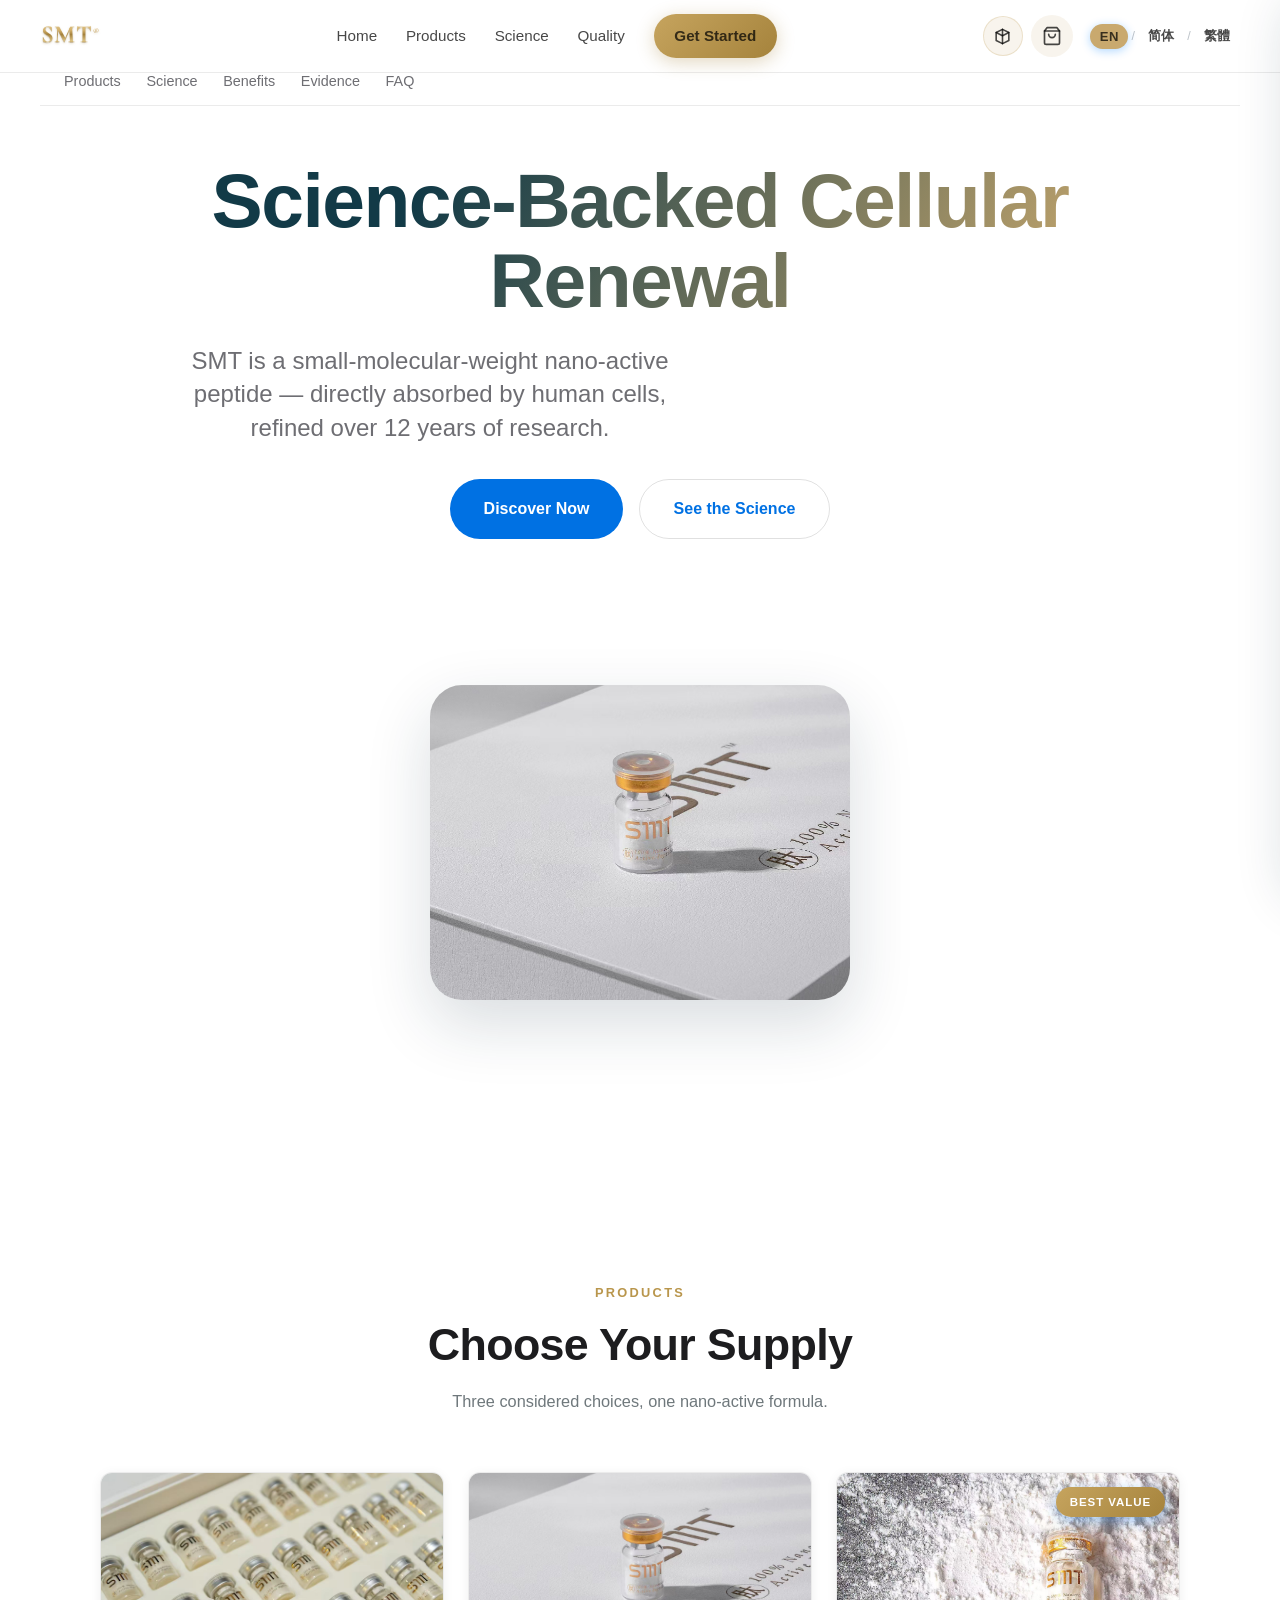
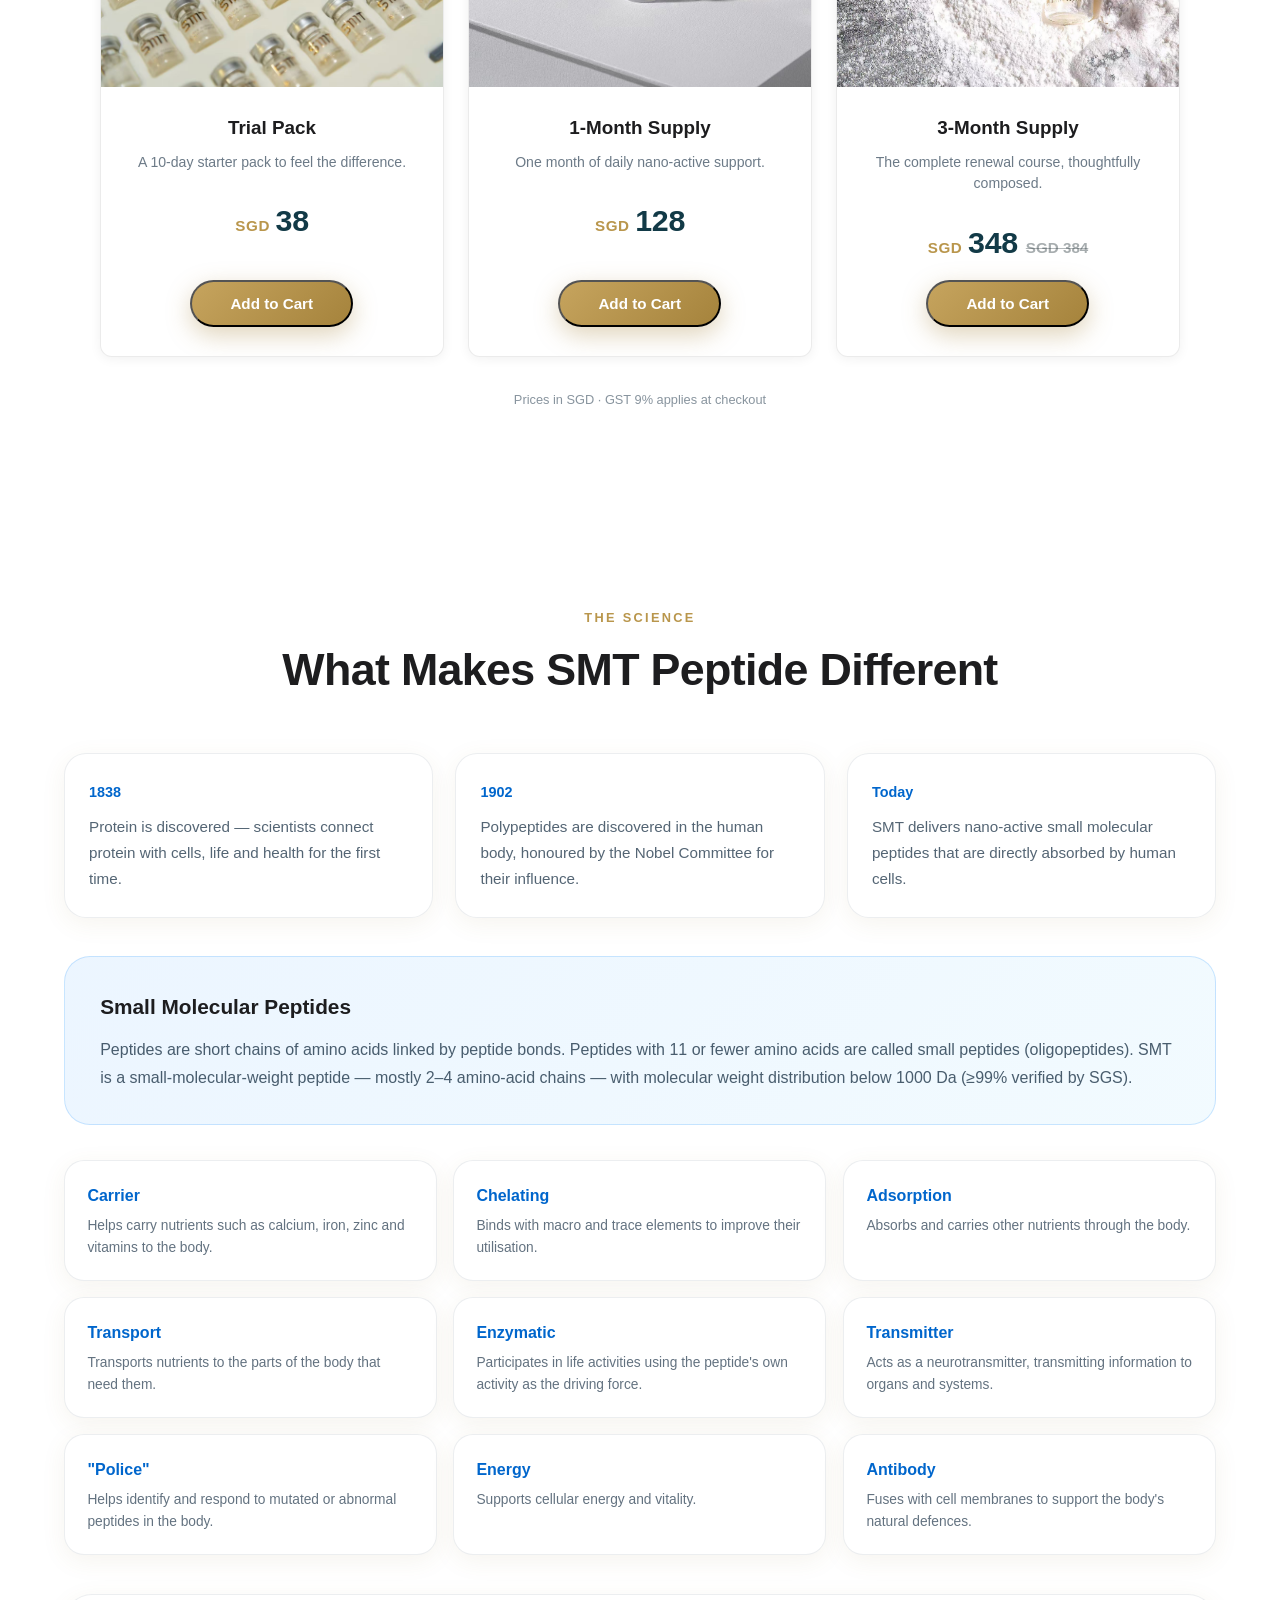
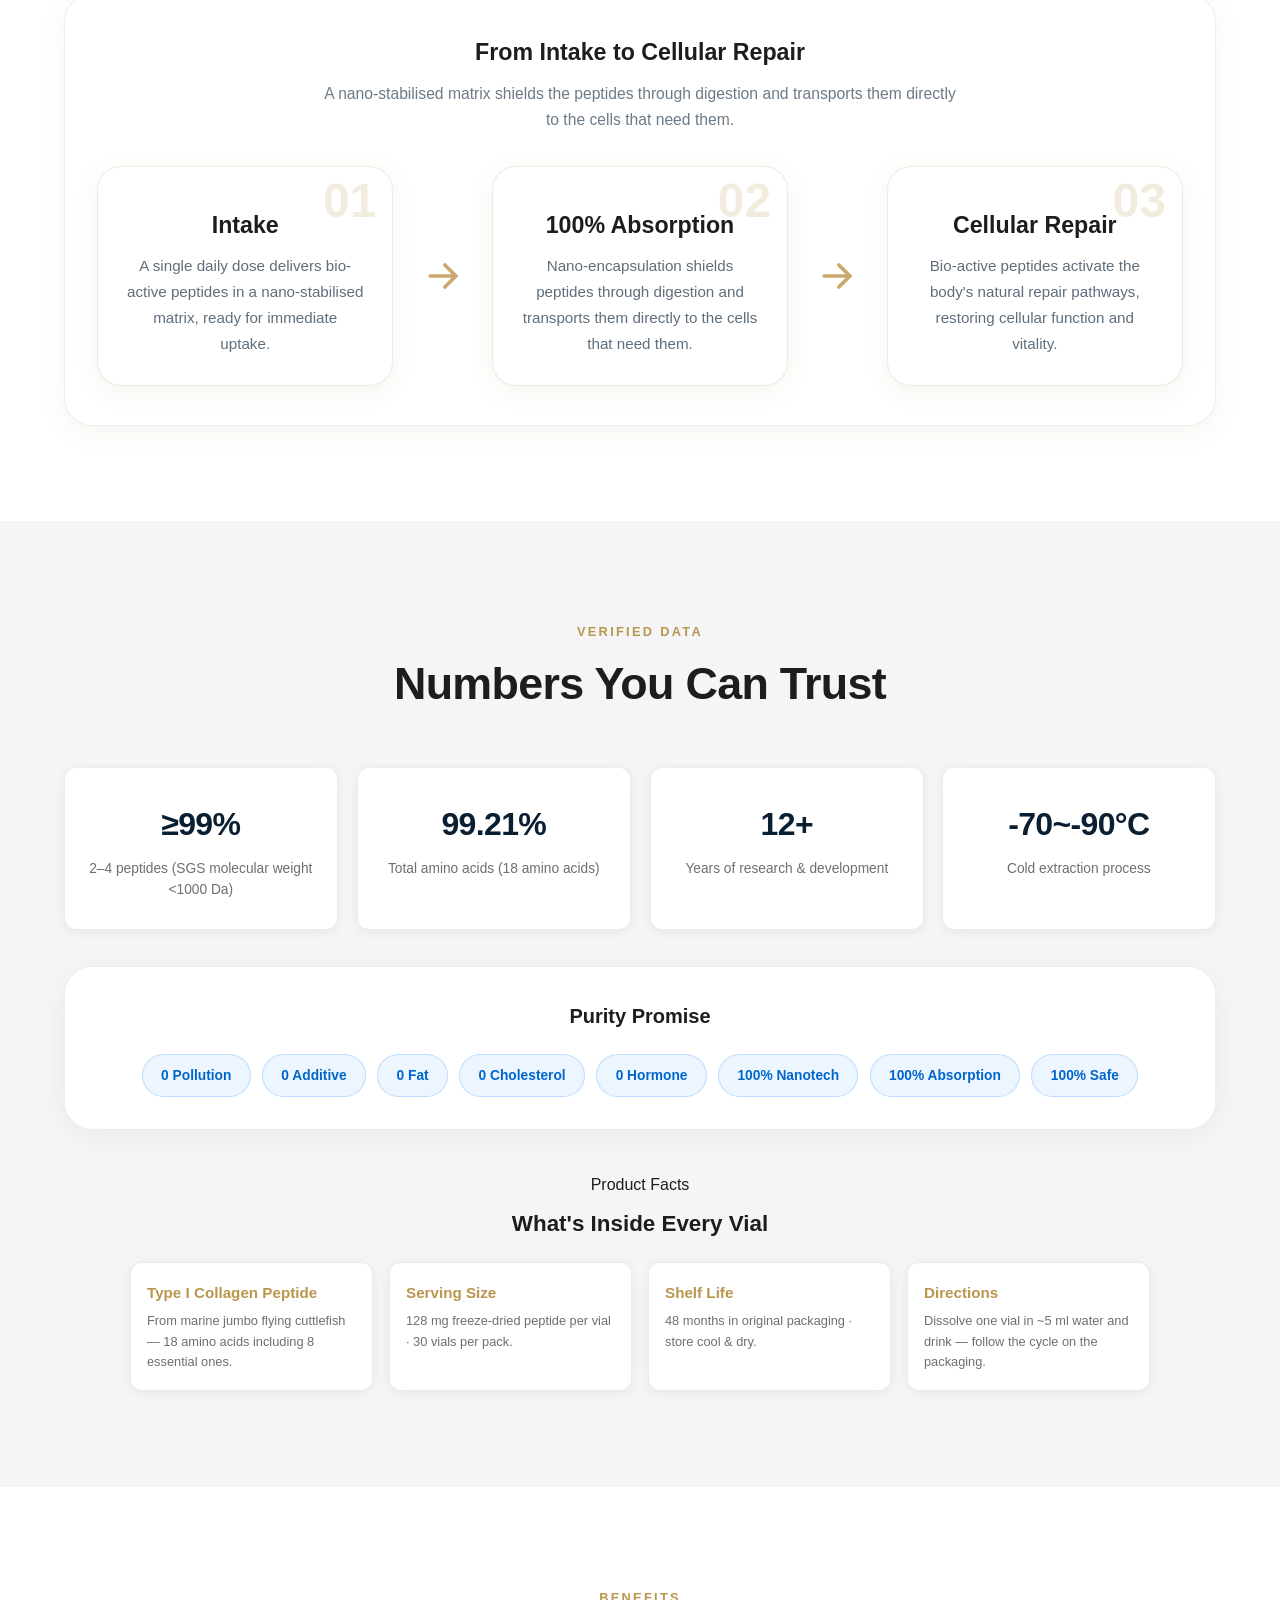
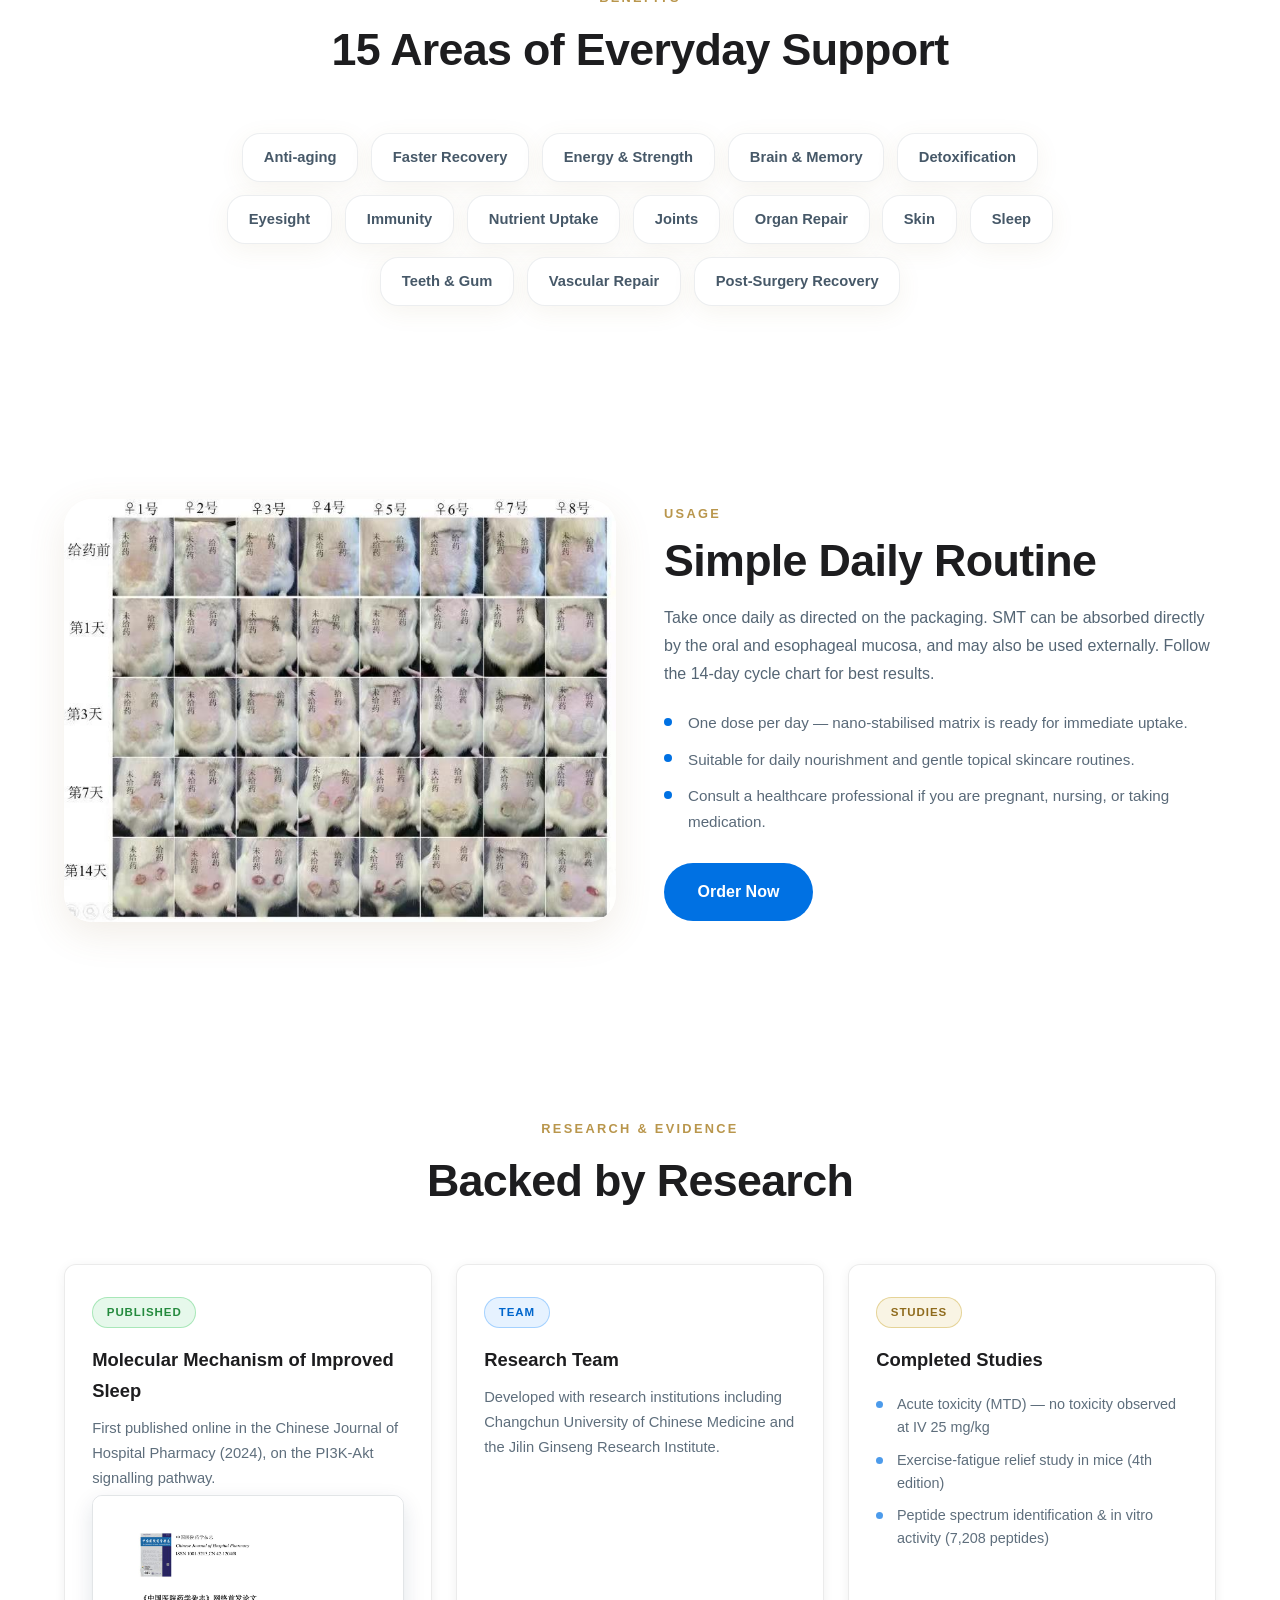
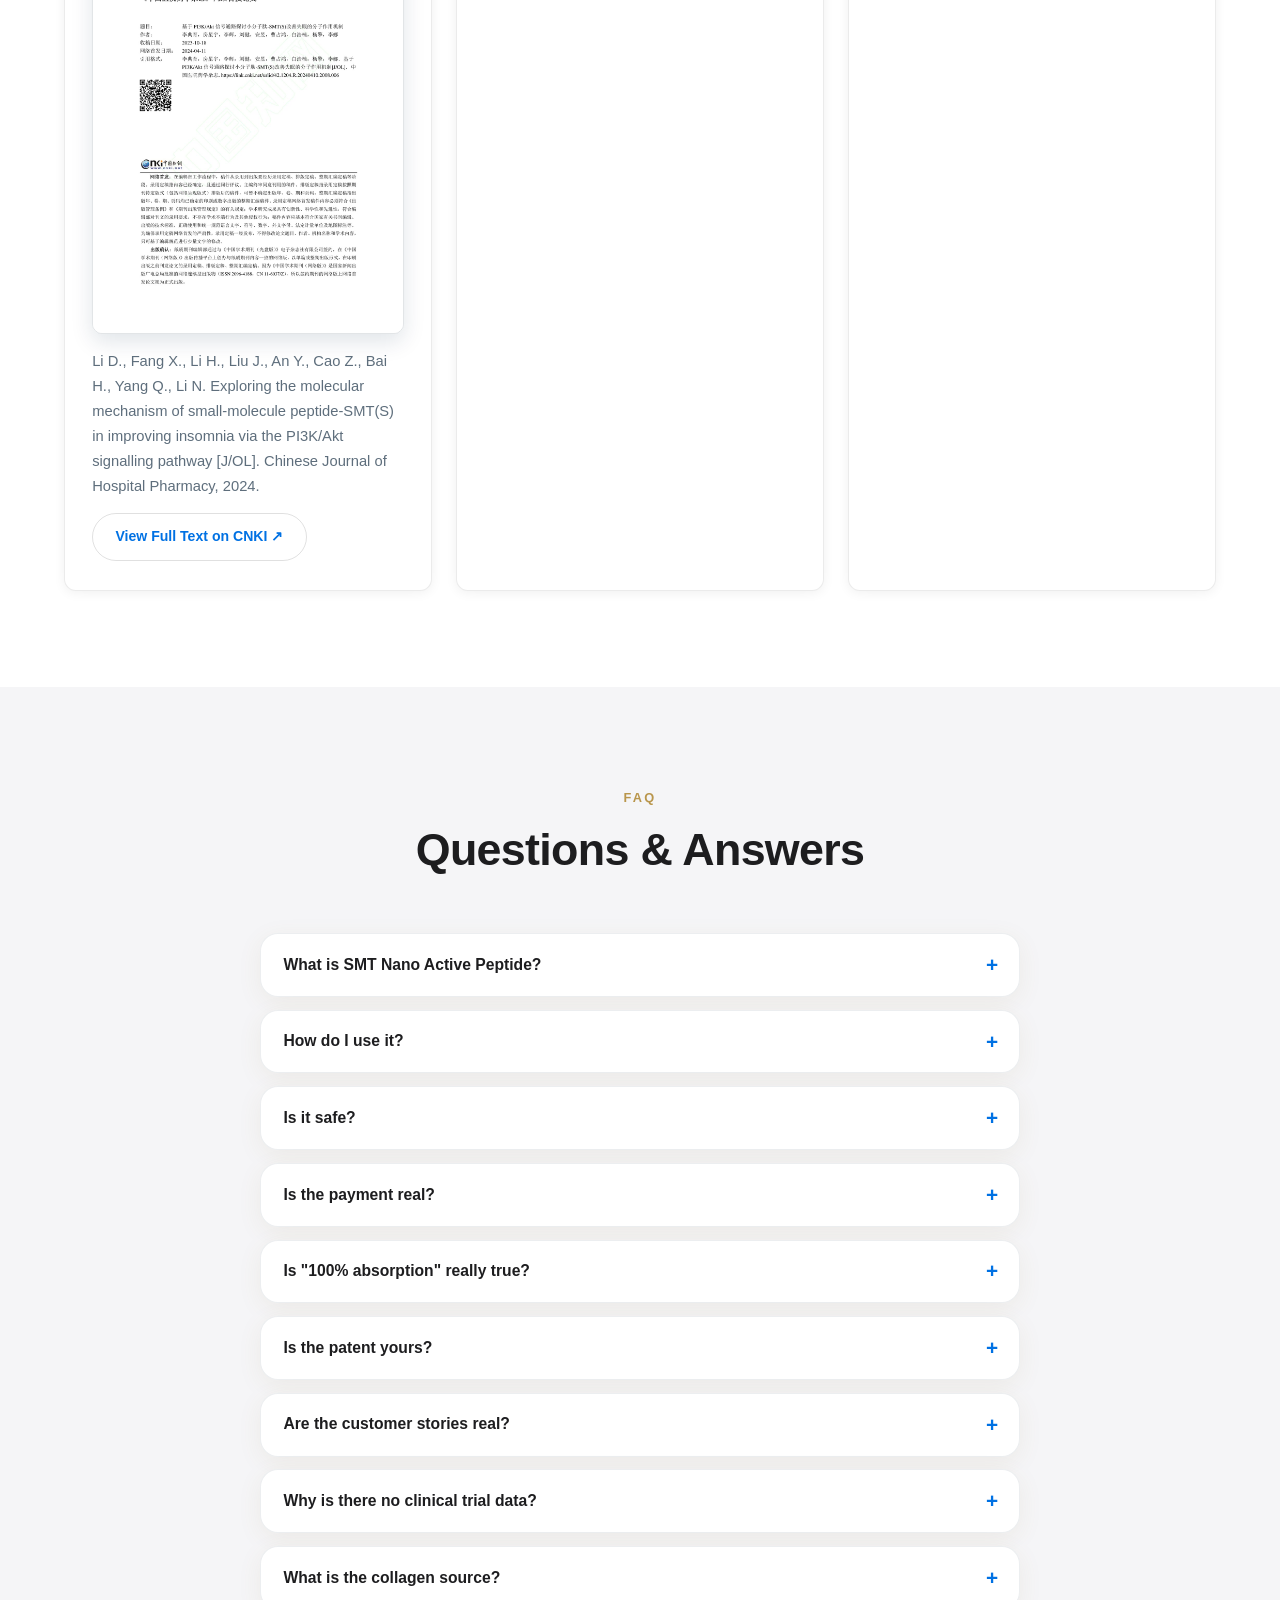
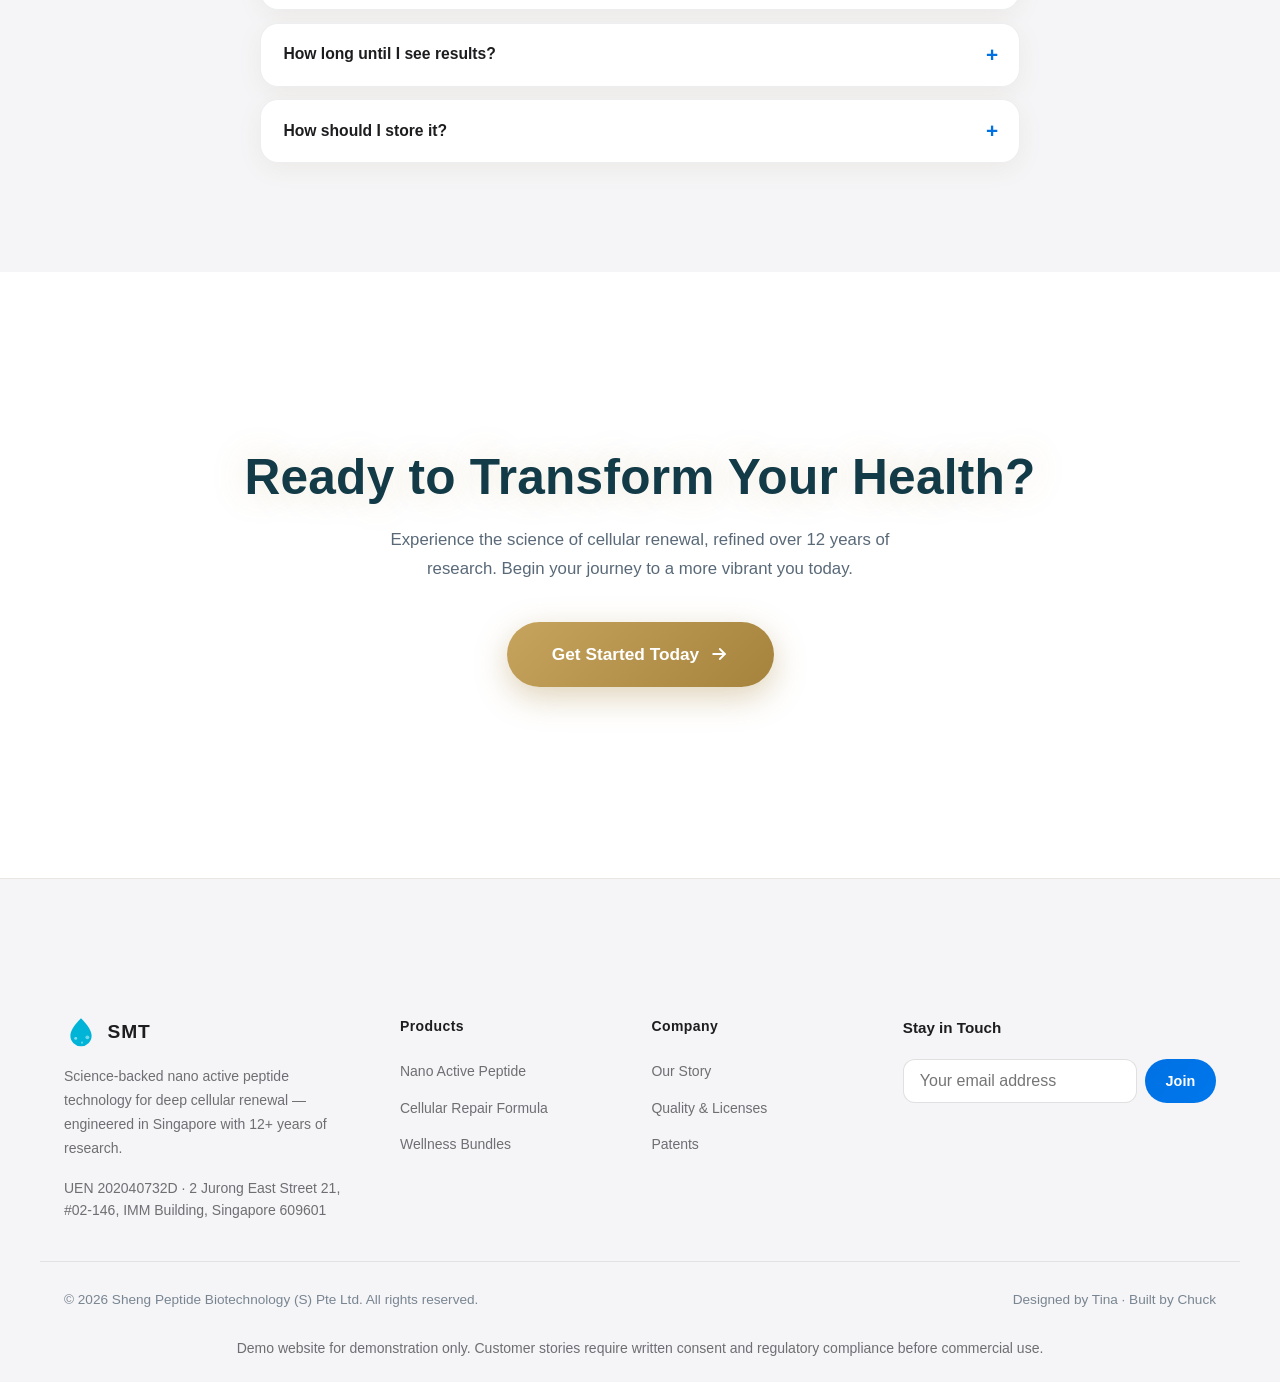
<file: product.html>
<!DOCTYPE html>
<html lang="en">
<head>
<meta charset="UTF-8">
<meta name="viewport" content="width=device-width, initial-scale=1.0">
<title>Sheng Peptide Biotechnology — Nano Active Peptide Science & Products</title>
<meta name="description" content="Sheng Peptide Biotechnology (S) Pte Ltd — SMT nano-active small molecular peptides: 2-4 peptides, 100% absorption, 18 amino acids. The science behind cellular renewal.">
<meta name="keywords" content="Sheng Peptide, SMT, peptide, nano active peptide, cellular repair, cellular renewal, biotechnology, Singapore, 100% absorption">
<meta name="author" content="Sheng Peptide Biotechnology (S) Pte Ltd">
<meta property="og:type" content="website">
<meta property="og:title" content="Sheng Peptide Biotechnology — Unlock Your Cells' Full Potential">
<meta property="og:description" content="Nano active peptide technology for deep cellular renewal — 12 years of R&D and 100% absorption.">
<meta property="og:image" content="https://charlieos.cc.cd/assets/products/tier-1month.jpg">
<meta property="og:site_name" content="Sheng Peptide Biotechnology (S) Pte Ltd">
<link rel="icon" href="data:image/svg+xml,%3Csvg xmlns='http://www.w3.org/2000/svg' viewBox='0 0 32 32'%3E%3Cpath d='M16 3C10 9 6 14 6 19a10 10 0 0 0 20 0c0-5-4-10-10-16z' fill='%2300B4D8'/%3E%3C/svg%3E">
    <link href="assets/fonts/fonts.css" rel="stylesheet">
<script type="application/ld+json">
{
  "@context": "https://schema.org",
  "@type": "Organization",
  "name": "Sheng Peptide Biotechnology (S) Pte Ltd",
  "description": "Nano active peptide technology for cellular renewal. 12+ years of research and development.",
  "award": "2024 Channel 8 Singapore Award",
  "slogan": "Unlock Your Cells' Full Potential"
}
</script>

<style>
/* ============================================================
   SMT 首页 — Ocean Wave v2.0 (by Chuck, designed by Tina)
   ============================================================ */
:root {
  /* === 海洋色系 === */
  --ocean-deep: #0A1628;
  --ocean-mid: #0B3D6B;
  --ocean-light: #1A6B8A;
  --teal-primary: #00B4D8;
  --teal-light: #48CAE4;
  --teal-pale: #90E0EF;
  --wave-white: #F0F8FF;
  --foam-white: #FFFFFF;
  --coral-accent: #FF6B6B;
  --coral-hover: #FF5252;
  --gold-accent: #FFD700;

  /* === 字体 === */
  --font-primary: 'SF Pro Display', -apple-system, BlinkMacSystemFont, 'Segoe UI', 'PingFang SC', sans-serif;
  --font-body: 'SF Pro Text', -apple-system, BlinkMacSystemFont, 'Segoe UI', 'PingFang SC', sans-serif;

  /* === 圆角 / 阴影 === */
  --radius-sm: 8px;
  --radius-md: 16px;
  --radius-lg: 24px;
  --radius-xl: 32px;
  --radius-full: 9999px;
  --shadow-soft: 0 4px 24px rgba(0, 180, 216, 0.08);
  --shadow-medium: 0 8px 32px rgba(0, 180, 216, 0.12);
  --shadow-strong: 0 12px 48px rgba(0, 180, 216, 0.18);
  --shadow-glow: 0 0 40px rgba(0, 180, 216, 0.35);

  /* === 动画 === */
  --ease-out-expo: cubic-bezier(0.16, 1, 0.3, 1);
  --ease-out-back: cubic-bezier(0.34, 1.56, 0.64, 1);
  --ease-spring: cubic-bezier(0.175, 0.885, 0.32, 1.275);
  --duration-fast: 0.2s;
  --duration-normal: 0.4s;
  --duration-slow: 0.6s;
  --duration-wave: 8s;

  /* === 布局 === */
  --container-max: 1200px;
  --container-narrow: 800px;
  --section-padding: clamp(4rem, 10vh, 8rem) clamp(1rem, 5vw, 4rem);
}

* { margin: 0; padding: 0; box-sizing: border-box; }

html { scroll-behavior: smooth; }

body {
  font-family: var(--font-body);
  background: var(--ocean-deep);
  color: var(--wave-white);
  line-height: 1.7;
  overflow-x: hidden;
  -webkit-font-smoothing: antialiased;
}

img, svg { display: block; max-width: 100%; }
a { text-decoration: none; color: inherit; }
ul { list-style: none; }

.container { max-width: var(--container-max); margin: 0 auto; padding: 0 1.5rem; }

@keyframes bubble-rise {
  0%   { transform: translateY(0) scale(0.2); opacity: 0; }
  12%  { opacity: 0.65; }
  85%  { opacity: 0.3; }
  100% { transform: translateY(-105vh) scale(1.05); opacity: 0; }
}

/* ============================================================
   2. 顶部导航
   ============================================================ */
.site-nav {
  position: fixed;
  top: 0; left: 0; right: 0;
  z-index: 100;
  padding: 0.9rem 1.5rem;
  background: rgba(10, 22, 40, 0.55);
  backdrop-filter: blur(14px);
  -webkit-backdrop-filter: blur(14px);
  border-bottom: 1px solid rgba(144, 224, 239, 0.12);
  transition: background var(--duration-normal) var(--ease-out-expo);
}

.nav-inner {
  max-width: var(--container-max);
  margin: 0 auto;
  display: flex;
  align-items: center;
  justify-content: space-between;
  gap: 1rem;
}

.logo {
  display: flex;
  align-items: center;
  gap: 0.6rem;
  font-family: var(--font-primary);
  font-weight: 800;
  font-size: 1.2rem;
  letter-spacing: 0.04em;
  color: var(--wave-white);
}

.logo svg { width: 34px; height: 34px; }

.nav-links {
  display: flex;
  align-items: center;
  gap: 1.8rem;
}

.nav-links a {
  font-size: 0.95rem;
  color: rgba(240, 248, 255, 0.78);
  position: relative;
  transition: color var(--duration-fast) ease;
}

.nav-links a::after {
  content: "";
  position: absolute;
  left: 0; bottom: -5px;
  width: 100%; height: 2px;
  background: linear-gradient(90deg, var(--teal-primary), var(--teal-light));
  border-radius: 2px;
  transform: scaleX(0);
  transform-origin: left;
  transition: transform var(--duration-normal) var(--ease-out-expo);
}

.nav-links a:hover { color: var(--foam-white); }
.nav-links a:hover::after { transform: scaleX(1); }

.nav-cta {
  font-family: var(--font-primary);
  font-weight: 700;
  font-size: 0.9rem;
  padding: 0.55rem 1.3rem;
  border-radius: var(--radius-full);
  background: linear-gradient(135deg, var(--coral-accent), var(--coral-hover));
  color: var(--foam-white);
  box-shadow: 0 4px 20px rgba(255, 107, 107, 0.35);
  transition: all var(--duration-normal) var(--ease-out-expo);
}

.nav-cta:hover { transform: translateY(-2px); box-shadow: 0 8px 28px rgba(255, 107, 107, 0.5); }

.nav-toggle {
  display: none;
  background: none; border: none; cursor: pointer;
  width: 40px; height: 40px;
  position: relative;
}

.nav-toggle span {
  position: absolute;
  left: 8px; right: 8px;
  height: 2px;
  background: var(--wave-white);
  border-radius: 2px;
  transition: all var(--duration-normal) var(--ease-out-expo);
}
.nav-toggle span:nth-child(1) { top: 12px; }
.nav-toggle span:nth-child(2) { top: 19px; }
.nav-toggle span:nth-child(3) { top: 26px; }
.nav-toggle.active span:nth-child(1) { top: 19px; transform: rotate(45deg); }
.nav-toggle.active span:nth-child(2) { opacity: 0; }
.nav-toggle.active span:nth-child(3) { top: 19px; transform: rotate(-45deg); }

/* ============================================================
   3. Hero Section
   ============================================================ */
.hero-section {
  position: relative;
  min-height: 100vh;
  display: flex;
  align-items: center;
  padding: 7rem 1.5rem 12rem;
  overflow: hidden;
}

.hero-grid {
  max-width: var(--container-max);
  margin: 0 auto;
  display: grid;
  grid-template-columns: 1.1fr 0.9fr;
  gap: 3rem;
  align-items: center;
  width: 100%;
}

.hero-badge {
  display: inline-flex;
  align-items: center;
  gap: 0.5rem;
  padding: 0.4rem 1rem;
  border-radius: var(--radius-full);
  background: rgba(0, 180, 216, 0.12);
  border: 1px solid rgba(0, 180, 216, 0.35);
  color: var(--teal-light);
  font-size: 0.82rem;
  font-weight: 600;
  letter-spacing: 0.08em;
  text-transform: uppercase;
  margin-bottom: 1.6rem;
}

.hero-badge::before {
  content: "";
  width: 8px; height: 8px;
  border-radius: 50%;
  background: var(--teal-primary);
  box-shadow: 0 0 12px var(--teal-primary);
  animation: pulse-dot 2s ease-in-out infinite;
}

@keyframes pulse-dot {
  0%, 100% { opacity: 1; transform: scale(1); }
  50% { opacity: 0.5; transform: scale(0.8); }
}

.hero-title {
  font-family: var(--font-primary);
  font-size: clamp(2.4rem, 5vw, 4.3rem);
  font-weight: 800;
  line-height: 1.12;
  letter-spacing: -0.01em;
  background: linear-gradient(120deg, var(--foam-white) 30%, var(--teal-light) 100%);
  -webkit-background-clip: text;
  background-clip: text;
  -webkit-text-fill-color: transparent;
  margin-bottom: 1.4rem;
}

.hero-subtitle {
  font-size: clamp(1rem, 1.5vw, 1.15rem);
  color: rgba(240, 248, 255, 0.75);
  max-width: 30rem;
  margin-bottom: 2.2rem;
}

.hero-cta-group {
  display: flex;
  flex-wrap: wrap;
  gap: 1rem;
  margin-bottom: 2.5rem;
}

.btn {
  display: inline-flex;
  align-items: center;
  gap: 0.5rem;
  font-family: var(--font-primary);
  font-weight: 700;
  font-size: 1rem;
  padding: 0.95rem 2.1rem;
  border-radius: var(--radius-full);
  transition: all var(--duration-normal) var(--ease-out-expo);
  will-change: transform;
}

.btn-primary {
  background: linear-gradient(135deg, var(--teal-primary), var(--teal-light));
  color: var(--ocean-deep);
  box-shadow: 0 8px 30px rgba(0, 180, 216, 0.4);
}
.btn-primary:hover { transform: translateY(-3px); box-shadow: var(--shadow-glow); }

.btn-secondary {
  background: transparent;
  color: var(--wave-white);
  border: 1.5px solid rgba(144, 224, 239, 0.4);
}
.btn-secondary:hover { border-color: var(--teal-light); transform: translateY(-3px); background: rgba(0, 180, 216, 0.08); }

.hero-stats {
  display: flex;
  gap: 2.5rem;
}

.hero-stats .mini-stat strong {
  font-family: var(--font-primary);
  font-size: 1.5rem;
  font-weight: 800;
  color: var(--teal-light);
}
.hero-stats .mini-stat span {
  display: block;
  font-size: 0.8rem;
  color: rgba(240, 248, 255, 0.6);
}

/* --- 产品展示区（居中） --- */
.hero-product-showcase {
  position: relative;
  display: flex;
  align-items: center;
  justify-content: center;
}

.product-image-wrapper {
  position: relative;
  z-index: 2;
  animation: product-float 6s var(--ease-spring) infinite;
  filter: drop-shadow(0 24px 48px rgba(0, 0, 0, 0.45));
}

@keyframes product-float {
  0%, 100% { transform: translateY(0) rotate(0deg); }
  50% { transform: translateY(-16px) rotate(1.2deg); }
}

@keyframes glow-pulse {
  0%, 100% { opacity: 0.45; transform: scale(1); }
  50% { opacity: 0.85; transform: scale(1.06); }
}
.float-1 { top: 8%; left: -6%; animation-delay: -1.5s; }
.float-2 { bottom: 14%; right: -4%; animation-delay: -3s; }

/* ============================================================
   4. 通用 Section / 滚动动画
   ============================================================ */
.section {
  position: relative;
  padding: var(--section-padding);
}

.section-header {
  text-align: center;
  max-width: var(--container-narrow);
  margin: 0 auto 3.5rem;
}

.section-label {
  display: inline-block;
  font-size: 0.8rem;
  font-weight: 700;
  letter-spacing: 0.18em;
  text-transform: uppercase;
  color: var(--teal-light);
  margin-bottom: 0.9rem;
}

.section-title {
  font-family: var(--font-primary);
  font-size: clamp(1.7rem, 3.5vw, 2.9rem);
  font-weight: 800;
  line-height: 1.2;
  color: var(--wave-white);
}

.section-sub {
  margin-top: 1rem;
  color: rgba(240, 248, 255, 0.7);
  font-size: 1.02rem;
}

/* 入场动画基类 */
.reveal, .reveal-scale, .reveal-left, .reveal-right, .stagger-item {
  opacity: 0;
  will-change: transform, opacity;
}

.reveal {
  transform: translateY(24px);
  transition: opacity var(--duration-slow) var(--ease-out-expo),
              transform var(--duration-slow) var(--ease-out-expo);
}

.reveal-scale {
  transform: scale(0.96) translateY(12px);
  transition: opacity var(--duration-slow) var(--ease-out-expo),
              transform var(--duration-slow) var(--ease-out-back);
}

.reveal-left {
  transform: translateX(-28px);
  transition: opacity var(--duration-slow) var(--ease-out-expo),
              transform var(--duration-slow) var(--ease-out-expo);
}

.reveal-right {
  transform: translateX(28px);
  transition: opacity var(--duration-slow) var(--ease-out-expo),
              transform var(--duration-slow) var(--ease-out-expo);
}

.reveal.visible, .reveal-scale.visible,
.reveal-left.visible, .reveal-right.visible,
.stagger-container.visible .stagger-item {
  opacity: 1;
  transform: translateX(0) translateY(0) scale(1);
}

.stagger-item {
  transform: translateY(30px);
  transition: opacity var(--duration-normal) var(--ease-out-expo),
              transform var(--duration-normal) var(--ease-out-expo);
}

.stagger-container.visible .stagger-item:nth-child(1) { transition-delay: 0s; }
.stagger-container.visible .stagger-item:nth-child(2) { transition-delay: 0.12s; }
.stagger-container.visible .stagger-item:nth-child(3) { transition-delay: 0.24s; }
.stagger-container.visible .stagger-item:nth-child(4) { transition-delay: 0.36s; }

/* ============================================================
   5. 品牌故事 Section
   ============================================================ */
.story-section { background: rgba(11, 61, 107, 0.18); }

.story-grid {
  display: grid;
  grid-template-columns: 1fr 1fr;
  gap: 3.5rem;
  align-items: center;
}

.story-content p {
  color: rgba(240, 248, 255, 0.78);
  font-size: 1.05rem;
  margin-bottom: 2rem;
}

.story-stats {
  display: grid;
  grid-template-columns: 1fr 1fr;
  gap: 1.5rem;
}

.stat-item {
  background: rgba(255, 255, 255, 0.05);
  border: 1px solid rgba(144, 224, 239, 0.15);
  border-radius: var(--radius-md);
  padding: 1.4rem 1.2rem;
  transition: all var(--duration-normal) var(--ease-out-expo);
}
.stat-item:hover { transform: translateY(-5px); border-color: rgba(0, 180, 216, 0.5); box-shadow: var(--shadow-medium); }

.stat-value {
  font-family: var(--font-primary);
  font-size: 2.2rem;
  font-weight: 800;
  color: var(--teal-light);
  line-height: 1.1;
}

.stat-label {
  font-size: 0.85rem;
  color: rgba(240, 248, 255, 0.65);
  margin-top: 0.3rem;
}

/* 时间线视觉 */
.story-visual {
  position: relative;
  padding: 1rem;
}

.timeline {
  position: relative;
  padding-left: 2.2rem;
  border-left: 2px solid rgba(0, 180, 216, 0.3);
}

.timeline-item {
  position: relative;
  padding: 0 0 1.8rem 0.4rem;
}

.timeline-item::before {
  content: "";
  position: absolute;
  left: -2.35rem;
  top: 0.4rem;
  width: 12px; height: 12px;
  border-radius: 50%;
  background: var(--teal-primary);
  box-shadow: 0 0 0 4px rgba(0, 180, 216, 0.15), 0 0 16px var(--teal-primary);
}

.timeline-item .tl-year {
  font-family: var(--font-primary);
  font-weight: 800;
  font-size: 1.05rem;
  color: var(--teal-light);
}

.timeline-item p {
  color: rgba(240, 248, 255, 0.7);
  font-size: 0.92rem;
}

.award-badge {
  margin-top: 1.6rem;
  display: inline-flex;
  align-items: center;
  gap: 0.9rem;
  padding: 1rem 1.4rem;
  border-radius: var(--radius-lg);
  background: linear-gradient(135deg, rgba(255, 215, 0, 0.12), rgba(255, 215, 0, 0.04));
  border: 1px solid rgba(255, 215, 0, 0.35);
  box-shadow: 0 0 30px rgba(255, 215, 0, 0.12);
}

.award-badge svg { width: 34px; height: 34px; color: var(--gold-accent); }

.award-badge .award-text strong {
  display: block;
  font-family: var(--font-primary);
  font-size: 1rem;
  color: var(--gold-accent);
  letter-spacing: 0.02em;
}

.award-badge .award-text span {
  font-size: 0.8rem;
  color: rgba(240, 248, 255, 0.65);
}

/* ============================================================
   6. 三步流程 Section
   ============================================================ */
.process-section { background: rgba(10, 22, 40, 0.4); }

.process-steps {
  display: grid;
  grid-template-columns: 1fr auto 1fr auto 1fr;
  gap: 1.5rem;
  align-items: stretch;
}

.step-card {
  position: relative;
  background: rgba(255, 255, 255, 0.05);
  backdrop-filter: blur(10px);
  -webkit-backdrop-filter: blur(10px);
  border: 1px solid rgba(144, 224, 239, 0.14);
  border-radius: var(--radius-lg);
  padding: 2.4rem 1.8rem 1.8rem;
  text-align: center;
  overflow: hidden;
  transition: all var(--duration-normal) var(--ease-out-expo);
}

.step-card:hover {
  transform: translateY(-8px);
  box-shadow: var(--shadow-strong);
  border-color: rgba(0, 180, 216, 0.45);
}

.step-number {
  position: absolute;
  top: 0.6rem; right: 1rem;
  font-family: var(--font-primary);
  font-size: 3rem;
  font-weight: 800;
  color: rgba(0, 180, 216, 0.16);
  line-height: 1;
}

.step-icon {
  width: 72px; height: 72px;
  margin: 0 auto 1.2rem;
  display: flex;
  align-items: center;
  justify-content: center;
  border-radius: 50%;
  background: rgba(0, 180, 216, 0.12);
  border: 1px solid rgba(0, 180, 216, 0.35);
  box-shadow: 0 0 24px rgba(0, 180, 216, 0.15);
  transition: transform var(--duration-normal) var(--ease-out-back);
}

.step-card:hover .step-icon { transform: scale(1.12); }
.step-icon svg { width: 34px; height: 34px; color: var(--teal-light); }

.step-card h3 {
  font-family: var(--font-primary);
  font-size: 1.3rem;
  font-weight: 700;
  color: var(--wave-white);
  margin-bottom: 0.7rem;
}

.step-card p {
  font-size: 0.95rem;
  color: rgba(240, 248, 255, 0.68);
}

.step-connector {
  display: flex;
  align-items: center;
  justify-content: center;
  padding: 0 0.2rem;
}

.step-connector svg {
  width: 44px; height: 44px;
  color: var(--teal-primary);
}

@keyframes connector-pulse {
  0%, 100% { opacity: 0.4; transform: translateX(0); }
  50% { opacity: 1; transform: translateX(6px); }
}

/* ============================================================
   7. 客户评价 Section
   ============================================================ */
.testimonials-section {
  background:
    linear-gradient(rgba(72, 202, 228, 0.035) 1px, transparent 1px),
    linear-gradient(90deg, rgba(72, 202, 228, 0.035) 1px, transparent 1px),
    rgba(11, 61, 107, 0.18);
  background-size: 48px 48px;
}

.testimonials-grid {
  display: grid;
  grid-template-columns: repeat(3, 1fr);
  gap: 1.8rem;
}

.testimonial-card {
  position: relative;
  background: rgba(255, 255, 255, 0.05);
  backdrop-filter: blur(12px);
  -webkit-backdrop-filter: blur(12px);
  border: 1px solid rgba(144, 224, 239, 0.14);
  border-left: 3px solid var(--teal-primary);
  border-radius: var(--radius-xl);
  padding: 2.2rem 1.8rem 1.8rem;
  transition: all var(--duration-normal) var(--ease-out-expo);
}

.testimonial-card:hover {
  transform: translateY(-8px);
  box-shadow: var(--shadow-strong);
}

.quote-icon {
  position: absolute;
  top: 1.2rem; right: 1.5rem;
  font-family: Georgia, serif;
  font-size: 4.2rem;
  line-height: 1;
  color: rgba(0, 180, 216, 0.22);
}

.testimonial-card blockquote {
  font-size: 0.98rem;
  color: rgba(240, 248, 255, 0.85);
  font-style: italic;
  margin-bottom: 1.4rem;
  min-height: 6.5em;
}

.rating {
  display: flex;
  gap: 0.2rem;
  margin-bottom: 1.2rem;
  color: var(--gold-accent);
}

.rating svg { width: 18px; height: 18px; }
.rating svg:nth-child(2) { animation-delay: 0.2s; }
.rating svg:nth-child(3) { animation-delay: 0.4s; }
.rating svg:nth-child(4) { animation-delay: 0.6s; }
.rating svg:nth-child(5) { animation-delay: 0.8s; }

@keyframes star-glow {
  0%, 100% { filter: drop-shadow(0 0 0 rgba(255, 215, 0, 0)); }
  50% { filter: drop-shadow(0 0 6px rgba(255, 215, 0, 0.8)); }
}

.author-info {
  display: flex;
  align-items: center;
  gap: 0.9rem;
}

.avatar {
  width: 46px; height: 46px;
  border-radius: 50%;
  display: flex;
  align-items: center;
  justify-content: center;
  font-family: var(--font-primary);
  font-weight: 800;
  font-size: 0.95rem;
  color: var(--ocean-deep);
  background: linear-gradient(135deg, var(--avatar-a, #48CAE4), var(--avatar-b, #0B3D6B));
  border: 2px solid rgba(144, 224, 239, 0.5);
  flex-shrink: 0;
}

.author-info strong {
  display: block;
  font-family: var(--font-primary);
  font-size: 0.98rem;
  color: var(--wave-white);
}

.author-info span {
  font-size: 0.82rem;
  color: rgba(240, 248, 255, 0.6);
}

/* ============================================================
   8. 资质与专利占位区（新增）
   ============================================================ */
.credentials-section { background: rgba(6, 13, 24, 0.35); }

.credentials-grid {
  display: grid;
  grid-template-columns: 1fr 1fr;
  gap: 2rem;
  max-width: 900px;
  margin: 0 auto;
}

.placeholder-card {
  position: relative;
  border: 2px dashed rgba(144, 224, 239, 0.45);
  background: rgba(255, 255, 255, 0.03);
  border-radius: var(--radius-lg);
  padding: 3rem 2rem;
  text-align: center;
  transition: all var(--duration-normal) var(--ease-out-expo);
  overflow: hidden;
}

.placeholder-card:hover {
  transform: translateY(-6px);
  border-color: rgba(0, 180, 216, 0.7);
  box-shadow: 0 0 40px rgba(0, 180, 216, 0.12);
  background: rgba(0, 180, 216, 0.05);
}

.placeholder-icon {
  width: 84px; height: 84px;
  margin: 0 auto 1.4rem;
  display: flex;
  align-items: center;
  justify-content: center;
  border-radius: 50%;
  background: rgba(0, 180, 216, 0.1);
  border: 1px solid rgba(0, 180, 216, 0.35);
}

.placeholder-icon svg { width: 40px; height: 40px; color: var(--teal-light); }

.placeholder-card:hover .placeholder-icon svg {
  animation: icon-wiggle 0.7s var(--ease-out-back);
}

@keyframes icon-wiggle {
  0% { transform: rotate(0); }
  30% { transform: rotate(-12deg); }
  60% { transform: rotate(10deg); }
  100% { transform: rotate(0); }
}

.placeholder-card h3 {
  font-family: var(--font-primary);
  font-size: 1.25rem;
  font-weight: 700;
  color: var(--wave-white);
  margin-bottom: 0.6rem;
}

.placeholder-card p {
  font-size: 0.95rem;
  color: rgba(240, 248, 255, 0.6);
  font-style: italic;
  margin-bottom: 1.4rem;
}

.placeholder-badge {
  display: inline-block;
  padding: 0.35rem 1.1rem;
  border-radius: var(--radius-full);
  background: rgba(255, 107, 107, 0.12);
  border: 1px solid rgba(255, 107, 107, 0.45);
  color: var(--coral-accent);
  font-size: 0.78rem;
  font-weight: 700;
  letter-spacing: 0.1em;
  text-transform: uppercase;
}

/* ============================================================
   9. CTA Section
   ============================================================ */
.cta-section {
  position: relative;
  text-align: center;
  overflow: hidden;
  background:
    radial-gradient(700px 360px at 50% 0%, rgba(0, 180, 216, 0.14), transparent 65%),
    var(--ocean-deep);
}

.cta-content {
  max-width: var(--container-narrow);
  margin: 0 auto;
  padding: 5rem 0 6rem;
  position: relative;
  z-index: 2;
}

.cta-content h2 {
  font-family: var(--font-primary);
  font-size: clamp(1.9rem, 4vw, 3.1rem);
  font-weight: 800;
  line-height: 1.2;
  color: var(--foam-white);
  text-shadow: 0 0 40px rgba(0, 180, 216, 0.35);
  margin-bottom: 1.2rem;
}

.cta-content p {
  color: rgba(240, 248, 255, 0.72);
  font-size: 1.05rem;
  max-width: 34rem;
  margin: 0 auto 2.4rem;
}

.btn-coral {
  display: inline-flex;
  align-items: center;
  gap: 0.6rem;
  font-family: var(--font-primary);
  font-weight: 800;
  font-size: 1.08rem;
  padding: 1.1rem 2.8rem;
  border-radius: var(--radius-full);
  background: linear-gradient(135deg, var(--coral-accent), var(--coral-hover));
  color: var(--foam-white);
  box-shadow: 0 10px 36px rgba(255, 107, 107, 0.4);
  transition: all var(--duration-normal) var(--ease-out-expo);
}

.btn-coral:hover {
  transform: translateY(-4px) scale(1.02);
  box-shadow: 0 16px 48px rgba(255, 107, 107, 0.6);
}

.trust-badges {
  display: flex;
  flex-wrap: wrap;
  justify-content: center;
  gap: 1.6rem;
  margin-top: 2.8rem;
}

.trust-badges span {
  display: inline-flex;
  align-items: center;
  gap: 0.45rem;
  font-size: 0.82rem;
  color: rgba(240, 248, 255, 0.55);
}

.trust-badges svg { width: 16px; height: 16px; color: var(--teal-light); }

/* ============================================================
   10. Footer
   ============================================================ */
.site-footer {
  position: relative;
  background: #060D18;
  border-top: 1px solid rgba(144, 224, 239, 0.08);
}

.footer-content {
  max-width: var(--container-max);
  margin: 0 auto;
  padding: 4.5rem 1.5rem 2.5rem;
  display: grid;
  grid-template-columns: 1.4fr 1fr 1fr 1.3fr;
  gap: 2.5rem;
}

.footer-brand p {
  margin-top: 1rem;
  font-size: 0.9rem;
  color: rgba(240, 248, 255, 0.6);
  max-width: 22rem;
}

.link-group h4 {
  font-family: var(--font-primary);
  font-size: 0.95rem;
  font-weight: 700;
  color: var(--wave-white);
  margin-bottom: 1.1rem;
  letter-spacing: 0.03em;
}

.link-group li { margin-bottom: 0.6rem; }

.link-group a {
  font-size: 0.9rem;
  color: rgba(240, 248, 255, 0.62);
  position: relative;
  transition: color var(--duration-fast) ease;
}

.link-group a:hover { color: var(--teal-light); }

.footer-newsletter h4 {
  font-family: var(--font-primary);
  font-size: 0.95rem;
  font-weight: 700;
  color: var(--wave-white);
  margin-bottom: 1.1rem;
}

.subscribe-form {
  display: flex;
  gap: 0.5rem;
  margin-bottom: 1.4rem;
}

.subscribe-form input {
  flex: 1;
  min-width: 0;
  padding: 0.75rem 1rem;
  border-radius: var(--radius-full);
  border: 1px solid rgba(144, 224, 239, 0.25);
  background: rgba(255, 255, 255, 0.06);
  color: var(--wave-white);
  font-size: 0.9rem;
  outline: none;
  transition: border-color var(--duration-fast) ease, box-shadow var(--duration-fast) ease;
}

.subscribe-form input:focus {
  border-color: var(--teal-primary);
  box-shadow: 0 0 0 3px rgba(0, 180, 216, 0.18);
}

.subscribe-form button {
  padding: 0.75rem 1.3rem;
  border-radius: var(--radius-full);
  border: none;
  background: linear-gradient(135deg, var(--teal-primary), var(--teal-light));
  color: var(--ocean-deep);
  font-weight: 700;
  font-size: 0.9rem;
  cursor: pointer;
  transition: all var(--duration-normal) var(--ease-out-expo);
}

.subscribe-form button:hover { box-shadow: var(--shadow-glow); transform: translateY(-2px); }

.footer-bottom {
  max-width: var(--container-max);
  margin: 0 auto;
  padding: 1.6rem 1.5rem;
  border-top: 1px solid rgba(144, 224, 239, 0.1);
  display: flex;
  align-items: center;
  justify-content: space-between;
  flex-wrap: wrap;
  gap: 1rem;
}

.footer-bottom p {
  font-size: 0.85rem;
  color: rgba(240, 248, 255, 0.5);
}

.social-links {
  display: flex;
  gap: 0.8rem;
}

.social-links a {
  width: 38px; height: 38px;
  display: flex;
  align-items: center;
  justify-content: center;
  border-radius: 50%;
  background: rgba(255, 255, 255, 0.06);
  border: 1px solid rgba(144, 224, 239, 0.2);
  color: rgba(240, 248, 255, 0.7);
  transition: all var(--duration-normal) var(--ease-out-expo);
}

.social-links a:hover {
  color: var(--ocean-deep);
  background: var(--teal-light);
  transform: translateY(-3px);
  box-shadow: var(--shadow-glow);
}

.social-links svg { width: 17px; height: 17px; }

/* ============================================================
   11. 响应式
   ============================================================ */
@media (max-width: 1024px) {
  .hero-grid { grid-template-columns: 1fr; text-align: center; }
  .hero-subtitle { margin-left: auto; margin-right: auto; }
  .hero-cta-group { justify-content: center; }
  .hero-stats { justify-content: center; }
  .hero-product-showcase { order: -1; max-width: 340px; margin: 0 auto; }
  .float-1 { left: -2%; }
  .float-2 { right: -2%; }
  .story-grid { grid-template-columns: 1fr; gap: 2.5rem; }
  .testimonials-grid { grid-template-columns: repeat(2, 1fr); }
  .testimonials-grid .testimonial-card:last-child { grid-column: 1 / -1; }
  .process-steps { grid-template-columns: 1fr; }
  .step-connector { transform: rotate(90deg); padding: 0.4rem 0; }
  .footer-content { grid-template-columns: 1fr 1fr; }
}

@media (max-width: 768px) {
  .nav-links {
    position: fixed;
    top: 0; right: 0; bottom: 0;
    width: min(78vw, 320px);
    flex-direction: column;
    align-items: flex-start;
    justify-content: center;
    gap: 1.6rem;
    padding: 2rem;
    background: rgba(10, 22, 40, 0.97);
    backdrop-filter: blur(18px);
    border-left: 1px solid rgba(144, 224, 239, 0.15);
    transform: translateX(100%);
    transition: transform var(--duration-normal) var(--ease-out-expo);
  }
  .nav-links.open { transform: translateX(0); }
  .nav-toggle { display: block; z-index: 110; }
  .testimonials-grid { grid-template-columns: 1fr; }
  .testimonials-grid .testimonial-card:last-child { grid-column: auto; }
  .credentials-grid { grid-template-columns: 1fr; }
  .story-stats { grid-template-columns: 1fr; }
  .footer-content { grid-template-columns: 1fr; gap: 2rem; }
}

@media (max-width: 480px) {
  .hero-stats { gap: 1.5rem; flex-wrap: wrap; }
  .hero-cta-group .btn { width: 100%; justify-content: center; }
  .trust-badges { gap: 1rem; }
  .footer-bottom { justify-content: center; text-align: center; }
}

/* ============================================================
   11b. 海洋升级：证书与专利高级展示墙
   ============================================================ */
.credentials-section {
  position: relative;
  background:
    radial-gradient(900px 480px at 50% -8%, rgba(0, 180, 216, 0.12), transparent 62%),
    rgba(6, 13, 24, 0.35);
  padding-top: 0;
}

.credentials-wall {
  max-width: 1080px;
  margin: 0 auto;
}

.cred-main-grid {
  display: grid;
  grid-template-columns: 1fr 1fr;
  gap: 2rem;
  margin-bottom: 3rem;
}

.cred-main-card {
  position: relative;
  display: flex;
  flex-direction: column;
  background: rgba(255, 255, 255, 0.045);
  backdrop-filter: blur(14px);
  -webkit-backdrop-filter: blur(14px);
  border: 1px solid rgba(144, 224, 239, 0.18);
  border-radius: var(--radius-xl);
  overflow: hidden;
  transition: transform var(--duration-normal) var(--ease-out-expo),
              border-color var(--duration-normal) var(--ease-out-expo),
              box-shadow var(--duration-normal) var(--ease-out-expo);
  will-change: transform;
}

.cred-main-card:hover {
  transform: translateY(-8px);
  border-color: rgba(0, 180, 216, 0.55);
  box-shadow: var(--shadow-strong);
}

.cred-main-card--gold:hover {
  border-color: rgba(255, 215, 0, 0.55);
  box-shadow: 0 12px 48px rgba(255, 215, 0, 0.16);
}

.cred-img-wrap {
  position: relative;
  aspect-ratio: 4 / 3;
  overflow: hidden;
}

.cred-img {
  width: 100%;
  height: 100%;
  object-fit: cover;
  transition: transform 0.7s var(--ease-out-expo);
}

.cred-img--top {
  object-position: 50% 22%;
}

.cred-main-card:hover .cred-img { transform: scale(1.05); }

.cred-img-fade {
  position: absolute;
  inset: 0;
  background: linear-gradient(180deg, transparent 45%, rgba(6, 13, 24, 0.9) 100%);
}

.cred-badge {
  position: absolute;
  top: 1rem; left: 1rem;
  z-index: 2;
  display: inline-flex;
  align-items: center;
  gap: 0.45rem;
  padding: 0.4rem 1rem;
  border-radius: var(--radius-full);
  font-size: 0.72rem;
  font-weight: 800;
  letter-spacing: 0.12em;
  text-transform: uppercase;
  background: rgba(6, 13, 24, 0.55);
  backdrop-filter: blur(8px);
  border: 1px solid rgba(255, 255, 255, 0.25);
  color: var(--foam-white);
}

.cred-badge--gold {
  background: linear-gradient(135deg, rgba(255, 215, 0, 0.22), rgba(255, 215, 0, 0.08));
  border-color: rgba(255, 215, 0, 0.55);
  color: #FFE9A8;
}

.cred-badge svg { width: 14px; height: 14px; }

.cred-card-body {
  position: relative;
  padding: 1.6rem 1.8rem 1.9rem;
}

.cred-card-title {
  font-family: var(--font-primary);
  font-size: 1.45rem;
  font-weight: 800;
  color: var(--wave-white);
  margin-bottom: 0.55rem;
}

.cred-card-title small {
  display: block;
  font-size: 0.8rem;
  font-weight: 600;
  letter-spacing: 0.08em;
  text-transform: uppercase;
  color: var(--teal-light);
  margin-top: 0.35rem;
}

.cred-main-card--gold .cred-card-title small { color: #E6C26A; }

.cred-card-text {
  font-size: 0.95rem;
  color: rgba(240, 248, 255, 0.72);
  line-height: 1.65;
}

.cred-meta {
  margin-top: 1.1rem;
  display: flex;
  flex-wrap: wrap;
  gap: 0.5rem 1.2rem;
  font-size: 0.78rem;
  color: rgba(240, 248, 255, 0.55);
  letter-spacing: 0.03em;
}

.cred-meta span { display: inline-flex; align-items: center; gap: 0.35rem; }
.cred-meta svg { width: 14px; height: 14px; color: var(--teal-light); }

.cert-strip-label {
  display: flex;
  align-items: center;
  gap: 0.9rem;
  margin: 0 auto 1.6rem;
  max-width: 720px;
  font-size: 0.78rem;
  font-weight: 700;
  letter-spacing: 0.18em;
  text-transform: uppercase;
  color: rgba(240, 248, 255, 0.55);
}

.cert-strip-label::before,
.cert-strip-label::after {
  content: "";
  flex: 1;
  height: 1px;
  background: linear-gradient(90deg, transparent, rgba(144, 224, 239, 0.35));
}

.cert-strip-label::after {
  background: linear-gradient(90deg, rgba(144, 224, 239, 0.35), transparent);
}

.cert-grid {
  display: grid;
  grid-template-columns: repeat(3, 1fr);
  gap: 1.1rem;
}

.cert-card {
  display: flex;
  flex-direction: column;
  background: rgba(255, 255, 255, 0.04);
  border: 1px solid rgba(144, 224, 239, 0.14);
  border-radius: var(--radius-lg);
  overflow: hidden;
  transition: transform var(--duration-normal) var(--ease-out-expo),
              border-color var(--duration-normal) var(--ease-out-expo),
              box-shadow var(--duration-normal) var(--ease-out-expo);
  will-change: transform;
}

.cert-card:hover {
  transform: translateY(-6px);
  border-color: rgba(0, 180, 216, 0.5);
  box-shadow: var(--shadow-medium);
}

.cert-thumb {
  aspect-ratio: 4 / 3;
  overflow: hidden;
  background: rgba(255, 255, 255, 0.08);
}

.cert-thumb img {
  width: 100%;
  height: 100%;
  object-fit: cover;
  object-position: top center;
  transition: transform 0.6s var(--ease-out-expo);
}

.cert-card:hover .cert-thumb img { transform: scale(1.06); }

.cert-body {
  flex: 1;
  display: flex;
  flex-direction: column;
  padding: 1rem 1rem 1.1rem;
}

.cert-name {
  font-family: var(--font-primary);
  font-size: 0.98rem;
  font-weight: 700;
  color: var(--wave-white);
  line-height: 1.3;
}

.cert-sub {
  margin-top: 0.35rem;
  font-size: 0.78rem;
  color: rgba(240, 248, 255, 0.55);
  line-height: 1.5;
}

.cert-link {
  margin-top: auto;
  padding-top: 0.85rem;
  display: inline-flex;
  align-items: center;
  gap: 0.35rem;
  font-size: 0.8rem;
  font-weight: 700;
  color: var(--teal-light);
  transition: color var(--duration-fast) ease, gap var(--duration-fast) ease;
}

.cert-link:hover { color: var(--foam-white); gap: 0.55rem; }
.cert-link svg { width: 14px; height: 14px; }

@media (max-width: 1024px) {
  .cert-grid { grid-template-columns: repeat(2, 1fr); }
}

@media (max-width: 768px) {
  .cred-main-grid { grid-template-columns: 1fr; }
  .cert-grid { grid-template-columns: repeat(2, 1fr); }
}

@media (max-width: 520px) {
  .cert-grid { grid-template-columns: 1fr 1fr; gap: 0.8rem; }
  .cert-name { font-size: 0.88rem; }
  .cred-card-body { padding: 1.3rem 1.3rem 1.5rem; }
}

/* ============================================================
  12. 无障碍：减少动态效果
   ============================================================ */
@media (prefers-reduced-motion: reduce) {
  *, *::before, *::after {
    animation-duration: 0.01ms !important;
    animation-iteration-count: 1 !important;
    transition-duration: 0.01ms !important;
  }
  html { scroll-behavior: auto; }
  .reveal, .reveal-scale, .reveal-left, .reveal-right, .stagger-item { opacity: 1; transform: none; }
}

/* ============================================================
   v2.2 — 苹果清新风（Apple Fresh）覆盖层
   浅色海洋：冰白底 + 苹果蓝，毛玻璃导航，大圆角轻阴影
   ============================================================ */
:root {
  /* 浅色海洋色系（覆盖深色） */
  --ocean-deep: #F4FAFD;            /* 页面底色：冰白 */
  --ocean-mid: #E3F2FB;             /* 区块底色：浅海蓝 */
  --ocean-light: #7FB9E8;
  --teal-primary: #0A84FF;          /* 苹果蓝（主色） */
  --teal-light: #0071E3;            /* 强调蓝（文字可读） */
  --teal-pale: #5AC8FA;
  --wave-white: #12293E;            /* 主文字：深海军蓝黑 */
  --foam-white: #FFFFFF;
  --coral-accent: #FF6B5E;          /* 珊瑚色：仅购买按钮/徽章 */
  --coral-hover: #FF4F42;
  --gold-accent: #C9A227;           /* 奖牌金：仅奖项 */

  /* 苹果式轻阴影（蓝调） */
  --shadow-soft: 0 4px 20px rgba(18, 41, 62, 0.06);
  --shadow-medium: 0 10px 34px rgba(18, 41, 62, 0.09);
  --shadow-strong: 0 18px 52px rgba(18, 41, 62, 0.13);
  --shadow-glow: 0 0 36px rgba(10, 132, 255, 0.28);
}

/* --- 基础层 --- */
body { background: var(--ocean-deep); color: var(--wave-white); }

:focus-visible { outline: 2px solid var(--teal-primary); outline-offset: 2px; }

/* --- 顶部导航：毛玻璃 --- */
.site-nav {
  background: rgba(255, 255, 255, 0.72);
  backdrop-filter: blur(18px) saturate(1.6);
  -webkit-backdrop-filter: blur(18px) saturate(1.6);
  border-bottom: 1px solid rgba(18, 41, 62, 0.08);
  box-shadow: 0 4px 24px rgba(18, 41, 62, 0.05);
}

.nav-links a { color: rgba(18, 41, 62, 0.72); }
.nav-links a:hover { color: #0B1F33; }

.nav-cta {
  background: linear-gradient(135deg, var(--teal-primary), var(--teal-light));
  color: #FFFFFF;
  box-shadow: 0 4px 18px rgba(10, 132, 255, 0.32);
}
.nav-cta:hover { box-shadow: 0 8px 26px rgba(10, 132, 255, 0.42); }

.nav-toggle span { background: var(--wave-white); }

/* 语言切换 */
.lang-switch {
  display: inline-flex;
  align-items: center;
  gap: 0.2rem;
  margin-left: 0.5rem;
}
.lang-btn {
  background: none;
  border: none;
  cursor: pointer;
  font-family: var(--font-primary);
  font-size: 0.82rem;
  font-weight: 700;
  letter-spacing: 0.03em;
  color: rgba(18, 41, 62, 0.55);
  padding: 0.32rem 0.6rem;
  border-radius: var(--radius-full);
  transition: all var(--duration-fast) ease;
}
.lang-btn:hover { color: var(--teal-primary); }
.lang-btn--active {
  background: var(--teal-primary);
  color: #FFFFFF;
  box-shadow: 0 2px 10px rgba(10, 132, 255, 0.32);
}
.lang-btn--active:hover { color: #FFFFFF; }
.lang-divider { color: rgba(18, 41, 62, 0.28); font-size: 0.78rem; }

/* --- Hero：浅色清新 --- */
.hero-section {
  background:
    radial-gradient(900px 520px at 82% 18%, rgba(90, 200, 250, 0.18), transparent 60%),
    radial-gradient(760px 420px at 8% 92%, rgba(10, 132, 255, 0.08), transparent 60%);
}

.hero-badge {
  background: rgba(10, 132, 255, 0.08);
  border: 1px solid rgba(10, 132, 255, 0.30);
  color: #0066CC;
}

.hero-title {
  background: linear-gradient(120deg, #0B1F33 25%, #0A84FF 100%);
  -webkit-background-clip: text;
  background-clip: text;
  -webkit-text-fill-color: transparent;
}

.hero-subtitle { color: rgba(18, 41, 62, 0.66); }

.btn-primary {
  background: linear-gradient(135deg, var(--teal-primary), var(--teal-light));
  color: #FFFFFF;
  box-shadow: 0 8px 28px rgba(10, 132, 255, 0.35);
}
.btn-primary:hover { box-shadow: var(--shadow-glow); }

.btn-secondary {
  color: var(--wave-white);
  border: 1.5px solid rgba(18, 41, 62, 0.25);
}
.btn-secondary:hover {
  border-color: var(--teal-primary);
  background: rgba(10, 132, 255, 0.06);
}

.hero-stats .mini-stat strong { color: #0066CC; }
.hero-stats .mini-stat span { color: rgba(18, 41, 62, 0.58); }

.product-image-wrapper {
  filter: drop-shadow(0 24px 44px rgba(10, 132, 255, 0.28));
}

/* --- 通用 Section --- */
.section-label { color: #0066CC; }
.section-sub { color: rgba(18, 41, 62, 0.66); }

.story-section { background: rgba(10, 132, 255, 0.05); }
.story-content p { color: rgba(18, 41, 62, 0.74); }

.stat-item {
  background: #FFFFFF;
  border: 1px solid rgba(18, 41, 62, 0.08);
  box-shadow: var(--shadow-soft);
}
.stat-item:hover { border-color: rgba(10, 132, 255, 0.4); }
.stat-value { color: #0066CC; }
.stat-label { color: rgba(18, 41, 62, 0.6); }

.timeline { border-left-color: rgba(10, 132, 255, 0.35); }
.timeline-item::before {
  background: var(--teal-primary);
  box-shadow: 0 0 0 4px rgba(10, 132, 255, 0.16), 0 0 14px rgba(10, 132, 255, 0.45);
}
.timeline-item .tl-year { color: #0066CC; }
.timeline-item p { color: rgba(18, 41, 62, 0.68); }

.award-badge {
  background: linear-gradient(135deg, rgba(201, 162, 39, 0.14), rgba(201, 162, 39, 0.04));
  border: 1px solid rgba(201, 162, 39, 0.42);
  box-shadow: 0 0 28px rgba(201, 162, 39, 0.14);
}
.award-badge .award-text span { color: rgba(18, 41, 62, 0.62); }

.process-section {
  background: linear-gradient(180deg, rgba(10, 132, 255, 0.05), rgba(90, 200, 250, 0.06));
}

.step-card {
  background: rgba(255, 255, 255, 0.82);
  border: 1px solid rgba(18, 41, 62, 0.08);
  box-shadow: var(--shadow-soft);
}
.step-card:hover { border-color: rgba(10, 132, 255, 0.4); }
.step-number { color: rgba(10, 132, 255, 0.13); }
.step-icon {
  background: rgba(10, 132, 255, 0.08);
  border: 1px solid rgba(10, 132, 255, 0.30);
  box-shadow: 0 0 22px rgba(10, 132, 255, 0.14);
}
.step-card p { color: rgba(18, 41, 62, 0.68); }

.testimonials-section {
  background:
    linear-gradient(rgba(10, 132, 255, 0.045) 1px, transparent 1px),
    linear-gradient(90deg, rgba(10, 132, 255, 0.045) 1px, transparent 1px),
    rgba(10, 132, 255, 0.045);
  background-size: 48px 48px;
}

.testimonial-card {
  background: rgba(255, 255, 255, 0.88);
  border: 1px solid rgba(18, 41, 62, 0.08);
  border-left: 3px solid var(--teal-primary);
  box-shadow: var(--shadow-soft);
}
.testimonial-card:hover { box-shadow: var(--shadow-medium); }
.quote-icon { color: rgba(10, 132, 255, 0.18); }
.testimonial-card blockquote { color: rgba(18, 41, 62, 0.84); }
.avatar { color: #FFFFFF; border-color: rgba(255, 255, 255, 0.65); }
.author-info span { color: rgba(18, 41, 62, 0.6); }

/* --- 证书墙（浅色） --- */
.credentials-section {
  background:
    radial-gradient(900px 480px at 50% -8%, rgba(90, 200, 250, 0.18), transparent 62%),
    rgba(10, 132, 255, 0.04);
}

.cred-main-card {
  background: rgba(255, 255, 255, 0.9);
  border: 1px solid rgba(18, 41, 62, 0.09);
  box-shadow: var(--shadow-soft);
}
.cred-main-card:hover { border-color: rgba(10, 132, 255, 0.4); }
.cred-main-card--gold:hover { border-color: rgba(201, 162, 39, 0.5); }
.cred-card-text { color: rgba(18, 41, 62, 0.72); }
.cred-meta { color: rgba(18, 41, 62, 0.58); }

.cert-strip-label { color: rgba(18, 41, 62, 0.58); }
.cert-strip-label::before,
.cert-strip-label::after { background: linear-gradient(90deg, transparent, rgba(10, 132, 255, 0.35)); }
.cert-strip-label::after { background: linear-gradient(90deg, rgba(10, 132, 255, 0.35), transparent); }

.cert-card {
  background: #FFFFFF;
  border: 1px solid rgba(18, 41, 62, 0.08);
  box-shadow: var(--shadow-soft);
}
.cert-card:hover { border-color: rgba(10, 132, 255, 0.4); }
.cert-thumb { background: rgba(10, 132, 255, 0.05); }
.cert-sub { color: rgba(18, 41, 62, 0.58); }
.cert-link:hover { color: #0A3A66; }

/* --- CTA（浅蓝渐变面板） --- */
.cta-section {
  background:
    radial-gradient(700px 360px at 50% 0%, rgba(90, 200, 250, 0.28), transparent 65%),
    linear-gradient(180deg, #EAF6FE 0%, #F8FCFF 100%);
}
.cta-content h2 { color: #0B1F33; text-shadow: 0 0 34px rgba(10, 132, 255, 0.18); }
.cta-content p { color: rgba(18, 41, 62, 0.7); }

.btn-coral {
  background: linear-gradient(135deg, var(--teal-primary), var(--teal-light));
  color: #FFFFFF;
  box-shadow: 0 10px 32px rgba(10, 132, 255, 0.36);
}
.btn-coral:hover { box-shadow: 0 16px 44px rgba(10, 132, 255, 0.48); }

.trust-badges span { color: rgba(18, 41, 62, 0.58); }

/* --- Footer（浅色） --- */
.site-footer {
  background: #F1F7FC;
  border-top: 1px solid rgba(18, 41, 62, 0.06);
}
.footer-brand p { color: rgba(18, 41, 62, 0.62); }
.link-group a { color: rgba(18, 41, 62, 0.65); }
.link-group a:hover { color: var(--teal-primary); }

.subscribe-form input {
  background: #FFFFFF;
  border: 1px solid rgba(18, 41, 62, 0.16);
  color: var(--wave-white);
}
.subscribe-form input:focus {
  border-color: var(--teal-primary);
  box-shadow: 0 0 0 3px rgba(10, 132, 255, 0.16);
}
.subscribe-form button {
  background: linear-gradient(135deg, var(--teal-primary), var(--teal-light));
  color: #FFFFFF;
}

.footer-bottom { border-top-color: rgba(18, 41, 62, 0.1); }
.footer-bottom p { color: rgba(18, 41, 62, 0.55); }

.social-links a {
  background: #FFFFFF;
  border: 1px solid rgba(18, 41, 62, 0.14);
  color: rgba(18, 41, 62, 0.7);
}
.social-links a:hover {
  color: #FFFFFF;
  background: var(--teal-primary);
  box-shadow: var(--shadow-glow);
}

/* --- 移动端导航面板（浅色） --- */
@media (max-width: 768px) {
  .nav-links {
    background: rgba(255, 255, 255, 0.97);
    border-left: 1px solid rgba(18, 41, 62, 0.1);
    box-shadow: -8px 0 32px rgba(18, 41, 62, 0.08);
  }
}

/* ============================================================
   v2.2 — 产品全屏覆盖区
   ============================================================ */
.products-pin {
  position: relative;
  min-height: 100vh;
  overflow: hidden;
  background:
    radial-gradient(900px 520px at 85% 0%, rgba(90, 200, 250, 0.20), transparent 60%),
    radial-gradient(760px 420px at 0% 100%, rgba(10, 132, 255, 0.10), transparent 55%),
    linear-gradient(180deg, #F8FCFF 0%, #EAF6FE 100%);
}

.products-panel {
  position: absolute;
  inset: 0;
  display: flex;
  align-items: center;
  will-change: transform;
}

.products-inner {
  width: 100%;
  padding: 5.5rem 1.5rem 4rem;
}

.products-header { margin-bottom: 2.8rem; }

.tier-grid {
  display: grid;
  grid-template-columns: repeat(3, 1fr);
  gap: 1.5rem;
  max-width: 1080px;
  margin: 0 auto;
  align-items: stretch;
}

.tier-card {
  position: relative;
  display: flex;
  flex-direction: column;
  background: rgba(255, 255, 255, 0.92);
  backdrop-filter: blur(14px);
  -webkit-backdrop-filter: blur(14px);
  border: 1px solid rgba(18, 41, 62, 0.08);
  border-radius: 28px;
  overflow: hidden;
  box-shadow: var(--shadow-soft);
  transition: transform var(--duration-normal) var(--ease-out-expo),
              box-shadow var(--duration-normal) var(--ease-out-expo),
              border-color var(--duration-normal) var(--ease-out-expo);
  will-change: transform;
}

.tier-card:hover {
  transform: translateY(-8px);
  box-shadow: var(--shadow-medium);
  border-color: rgba(10, 132, 255, 0.35);
}

.tier-card--featured {
  border: 1.5px solid rgba(10, 132, 255, 0.35);
  box-shadow: 0 16px 48px rgba(10, 132, 255, 0.14);
}

.tier-img-wrap {
  aspect-ratio: 16 / 10;
  overflow: hidden;
  background: rgba(10, 132, 255, 0.05);
}

.tier-img {
  width: 100%;
  height: 100%;
  object-fit: cover;
  transition: transform 0.7s var(--ease-out-expo);
}

.tier-card:hover .tier-img { transform: scale(1.05); }

.tier-badge {
  position: absolute;
  top: 0.9rem;
  right: 0.9rem;
  z-index: 2;
  padding: 0.32rem 0.85rem;
  border-radius: var(--radius-full);
  background: linear-gradient(135deg, var(--teal-primary), var(--teal-light));
  color: #FFFFFF;
  font-size: 0.72rem;
  font-weight: 800;
  letter-spacing: 0.08em;
  text-transform: uppercase;
  box-shadow: 0 4px 14px rgba(10, 132, 255, 0.35);
}

.tier-body {
  flex: 1;
  display: flex;
  flex-direction: column;
  align-items: center;
  text-align: center;
  padding: 1.6rem 1.5rem 1.8rem;
}

.tier-name {
  font-family: var(--font-primary);
  font-size: 1.18rem;
  font-weight: 800;
  color: var(--wave-white);
  margin-bottom: 0.45rem;
}

.tier-desc {
  font-size: 0.88rem;
  color: rgba(18, 41, 62, 0.62);
  line-height: 1.55;
  margin-bottom: 1.1rem;
}

.tier-price {
  display: flex;
  align-items: baseline;
  justify-content: center;
  gap: 0.4rem;
  margin-bottom: 1.2rem;
}

.tier-currency {
  font-family: var(--font-primary);
  font-size: 0.86rem;
  font-weight: 700;
  color: #0066CC;
}

.tier-amount {
  font-family: var(--font-primary);
  font-size: 2.5rem;
  font-weight: 800;
  line-height: 1;
  color: #0B1F33;
  letter-spacing: -0.02em;
}

.tier-original {
  font-size: 1rem;
  font-weight: 600;
  color: rgba(18, 41, 62, 0.4);
}

.tier-btn {
  margin-top: auto;
  padding: 0.82rem 2.4rem;
  font-size: 0.95rem;
  background: linear-gradient(135deg, var(--coral-accent), var(--coral-hover));
  color: #FFFFFF;
  box-shadow: 0 8px 24px rgba(255, 107, 94, 0.35);
}
.tier-btn:hover {
  transform: translateY(-3px);
  box-shadow: 0 12px 32px rgba(255, 107, 94, 0.46);
}

.tier-note {
  margin: 2rem auto 0;
  max-width: 640px;
  text-align: center;
  font-size: 0.8rem;
  color: rgba(18, 41, 62, 0.5);
}

@media (max-width: 1024px) {
  .tier-grid {
    grid-template-columns: repeat(3, 1fr);
    gap: 1rem;
  }
  .tier-img-wrap { aspect-ratio: 4 / 3; }
  .tier-amount { font-size: 2.1rem; }
}

@media (max-width: 820px) {
  .products-inner { padding: 4.8rem 1.2rem 2.8rem; }
  .products-header { margin-bottom: 1.8rem; }
  .tier-grid {
    display: flex;
    gap: 1rem;
    overflow-x: auto;
    scroll-snap-type: x mandatory;
    -webkit-overflow-scrolling: touch;
    padding-bottom: 0.6rem;
  }
  .tier-card {
    flex: 0 0 min(76vw, 300px);
    scroll-snap-align: center;
  }
  .tier-img-wrap { aspect-ratio: 4 / 3; }
}

@media (prefers-reduced-motion: reduce) {
  .products-panel { transform: none; }
}

/* ============================================================
   v2.3 — 结账修复 + 动效协调 + 对齐
   ============================================================ */
/* --- 修复瓶身 SVG 隐形（0×0 历史问题） --- */
.product-image {
  width: min(300px, 100%);
  height: auto;
}

/* 瓶子漂浮更轻 */
@keyframes product-float {
  0%, 100% { transform: translateY(0) rotate(0deg); }
  50% { transform: translateY(-10px) rotate(0.6deg); }
}
.float-1 { top: 4%; left: -4%; animation-delay: -1.5s; }
.float-2 { bottom: 10%; right: -2%; animation-delay: -3s; }

/* --- 产品覆盖区：波浪形顶边（像海浪盖上来） --- */
.products-wave-top {
  position: absolute;
  top: -1px;
  left: 0;
  right: 0;
  height: 58px;
  z-index: 3;
  pointer-events: none;
}
.products-wave-top svg { width: 100%; height: 100%; }
.products-wave-top svg path:first-child { fill: #CFEAFE; }
.products-wave-top svg path:last-child { fill: #F8FCFF; }

/* --- 导航购物车按钮 --- */
.cart-btn {
  position: relative;
  display: inline-flex;
  align-items: center;
  justify-content: center;
  width: 42px;
  height: 42px;
  border: none;
  border-radius: 50%;
  background: rgba(10, 132, 255, 0.08);
  color: #0066CC;
  cursor: pointer;
  transition: background var(--duration-fast) ease, transform var(--duration-fast) ease;
}
.cart-btn:hover { background: rgba(10, 132, 255, 0.16); transform: translateY(-1px); }
.cart-btn svg { width: 20px; height: 20px; }
.cart-badge {
  position: absolute;
  top: -3px;
  right: -3px;
  min-width: 19px;
  height: 19px;
  padding: 0 5px;
  border-radius: 999px;
  background: var(--coral-accent);
  color: #FFFFFF;
  font-size: 0.68rem;
  font-weight: 800;
  display: flex;
  align-items: center;
  justify-content: center;
  box-shadow: 0 2px 8px rgba(255, 107, 94, 0.4);
  line-height: 1;
}
.cart-badge:empty { display: none; }

/* --- 购物车抽屉 --- */
.drawer-overlay {
  position: fixed;
  inset: 0;
  z-index: 200;
  background: rgba(18, 41, 62, 0.28);
  backdrop-filter: blur(3px);
  -webkit-backdrop-filter: blur(3px);
  opacity: 0;
  visibility: hidden;
  transition: opacity 0.3s ease, visibility 0.3s ease;
}
.drawer-overlay.open { opacity: 1; visibility: visible; }

.cart-drawer {
  position: fixed;
  top: 0;
  right: 0;
  bottom: 0;
  z-index: 210;
  width: min(420px, 100vw);
  background: rgba(255, 255, 255, 0.97);
  backdrop-filter: blur(24px);
  -webkit-backdrop-filter: blur(24px);
  box-shadow: -14px 0 52px rgba(18, 41, 62, 0.16);
  display: flex;
  flex-direction: column;
  transform: translateX(105%);
  transition: transform 0.38s cubic-bezier(0.32, 0.72, 0, 1);
  border-radius: 24px 0 0 24px;
}
.cart-drawer.open { transform: translateX(0); }

.cart-drawer-header {
  display: flex;
  align-items: center;
  justify-content: space-between;
  padding: 1.4rem 1.6rem 1rem;
  border-bottom: 1px solid rgba(18, 41, 62, 0.08);
}
.cart-drawer-header h3 {
  font-family: var(--font-primary);
  font-size: 1.2rem;
  font-weight: 800;
  color: var(--wave-white);
}
.drawer-close {
  width: 36px;
  height: 36px;
  border: none;
  border-radius: 50%;
  background: rgba(18, 41, 62, 0.06);
  color: var(--wave-white);
  font-size: 1.2rem;
  cursor: pointer;
  transition: background var(--duration-fast) ease;
}
.drawer-close:hover { background: rgba(18, 41, 62, 0.12); }

.cart-drawer-body { flex: 1; overflow-y: auto; padding: 0.4rem 1.6rem; }
.cart-empty {
  display: flex;
  flex-direction: column;
  align-items: center;
  justify-content: center;
  gap: 0.8rem;
  height: 100%;
  color: rgba(18, 41, 62, 0.5);
  text-align: center;
  padding: 2rem 0;
}
.cart-empty svg { width: 56px; height: 56px; color: rgba(10, 132, 255, 0.35); }
.cart-empty p { font-size: 0.95rem; }

.cart-item {
  display: flex;
  gap: 1rem;
  padding: 1.05rem 0;
  border-bottom: 1px solid rgba(18, 41, 62, 0.07);
}
.cart-item-thumb {
  width: 78px;
  height: 62px;
  border-radius: 14px;
  overflow: hidden;
  flex-shrink: 0;
  background: rgba(10, 132, 255, 0.06);
}
.cart-item-thumb img { width: 100%; height: 100%; object-fit: cover; }
.cart-item-info { flex: 1; min-width: 0; }
.cart-item-name {
  font-weight: 700;
  color: var(--wave-white);
  font-size: 0.95rem;
}
.cart-item-tier {
  font-size: 0.8rem;
  color: rgba(18, 41, 62, 0.55);
  margin: 0.15rem 0 0.5rem;
}
.cart-item-bottom {
  display: flex;
  align-items: center;
  justify-content: space-between;
  gap: 0.5rem;
}
.qty-stepper {
  display: inline-flex;
  align-items: center;
  gap: 0.2rem;
  border: 1px solid rgba(18, 41, 62, 0.14);
  border-radius: 999px;
  padding: 0.18rem 0.3rem;
}
.qty-btn {
  width: 26px;
  height: 26px;
  border: none;
  border-radius: 50%;
  background: rgba(10, 132, 255, 0.08);
  color: #0066CC;
  font-size: 1rem;
  font-weight: 700;
  cursor: pointer;
  line-height: 1;
}
.qty-btn:hover { background: rgba(10, 132, 255, 0.16); }
.qty-value { min-width: 26px; text-align: center; font-weight: 700; color: var(--wave-white); font-size: 0.9rem; }
.cart-item-price { font-weight: 800; color: var(--wave-white); font-size: 0.95rem; white-space: nowrap; }
.cart-item-remove {
  margin-top: 0.45rem;
  border: none;
  background: none;
  color: rgba(255, 107, 94, 0.9);
  font-size: 0.78rem;
  cursor: pointer;
  padding: 0;
}
.cart-item-remove:hover { color: var(--coral-hover); }

.cart-drawer-footer {
  padding: 1.1rem 1.6rem 1.5rem;
  border-top: 1px solid rgba(18, 41, 62, 0.08);
  background: rgba(255, 255, 255, 0.85);
}
.cart-summary { margin-bottom: 1rem; }
.cart-row {
  display: flex;
  justify-content: space-between;
  font-size: 0.9rem;
  color: rgba(18, 41, 62, 0.65);
  padding: 0.22rem 0;
}
.cart-row--total {
  font-size: 1.05rem;
  font-weight: 800;
  color: var(--wave-white);
  border-top: 1px dashed rgba(18, 41, 62, 0.14);
  margin-top: 0.35rem;
  padding-top: 0.6rem;
}
.cart-checkout-btn { width: 100%; justify-content: center; }

/* --- 结账弹窗 --- */
.checkout-overlay {
  position: fixed;
  inset: 0;
  z-index: 300;
  background: rgba(18, 41, 62, 0.34);
  backdrop-filter: blur(4px);
  -webkit-backdrop-filter: blur(4px);
  display: flex;
  align-items: flex-start;
  justify-content: center;
  overflow-y: auto;
  padding: 4vh 1rem;
  opacity: 0;
  visibility: hidden;
  transition: opacity 0.3s ease, visibility 0.3s ease;
}
.checkout-overlay.open { opacity: 1; visibility: visible; }
.checkout-modal {
  width: min(680px, 100%);
  background: #FFFFFF;
  border-radius: 28px;
  box-shadow: 0 24px 80px rgba(18, 41, 62, 0.22);
  padding: 1.6rem 2rem 2rem;
  position: relative;
  transform: translateY(24px) scale(0.98);
  transition: transform 0.35s cubic-bezier(0.32, 0.72, 0, 1);
  margin: auto 0;
}
.checkout-overlay.open .checkout-modal { transform: none; }
.checkout-header {
  display: flex;
  align-items: center;
  justify-content: space-between;
  margin-bottom: 1.2rem;
}
.checkout-header h3 {
  font-family: var(--font-primary);
  font-size: 1.35rem;
  font-weight: 800;
  color: var(--wave-white);
}
.checkout-body { max-height: calc(92vh - 130px); overflow-y: auto; padding-right: 0.2rem; }
.checkout-section { margin-bottom: 1.4rem; }
.checkout-section h4 {
  font-size: 0.95rem;
  font-weight: 800;
  color: var(--wave-white);
  margin-bottom: 0.7rem;
  letter-spacing: 0.02em;
}
.form-grid { display: grid; grid-template-columns: 1fr 1fr; gap: 0.7rem; }
.form-field {
  width: 100%;
  padding: 0.78rem 1rem;
  border-radius: 14px;
  border: 1px solid rgba(18, 41, 62, 0.16);
  background: #F7FAFD;
  font-size: 0.92rem;
  color: var(--wave-white);
  outline: none;
  transition: border-color var(--duration-fast) ease, box-shadow var(--duration-fast) ease, background var(--duration-fast) ease;
}
.form-field:focus {
  border-color: var(--teal-primary);
  box-shadow: 0 0 0 3px rgba(10, 132, 255, 0.15);
  background: #FFFFFF;
}
.form-field.full { grid-column: 1 / -1; }
.pay-methods { display: grid; grid-template-columns: repeat(4, 1fr); gap: 0.7rem; }
.pay-method {
  display: flex;
  flex-direction: column;
  align-items: center;
  gap: 0.45rem;
  padding: 0.9rem 0.4rem;
  border: 1.5px solid rgba(18, 41, 62, 0.12);
  border-radius: 16px;
  background: #F7FAFD;
  cursor: pointer;
  font-size: 0.78rem;
  font-weight: 700;
  color: rgba(18, 41, 62, 0.7);
  transition: all var(--duration-fast) ease;
}
.pay-method:hover { border-color: rgba(10, 132, 255, 0.4); }
.pay-method.selected {
  border-color: var(--teal-primary);
  background: rgba(10, 132, 255, 0.08);
  color: #0066CC;
  box-shadow: 0 4px 16px rgba(10, 132, 255, 0.14);
}
.pay-method .pay-logo { font-size: 0.8rem; font-weight: 800; letter-spacing: 0.01em; }
.pay-method .pay-dot {
  width: 8px;
  height: 8px;
  border-radius: 50%;
  border: 2px solid rgba(18, 41, 62, 0.25);
  transition: all var(--duration-fast) ease;
}
.pay-method.selected .pay-dot { background: var(--teal-primary); border-color: var(--teal-primary); }
.card-fields {
  margin-top: 0.8rem;
  display: grid;
  grid-template-columns: 1fr 1fr 1fr;
  gap: 0.7rem;
}
.checkout-summary {
  background: #F7FAFD;
  border-radius: 18px;
  padding: 1rem 1.2rem;
  margin: 1.2rem 0 1rem;
}
.pay-btn { width: 100%; justify-content: center; padding: 1rem; font-size: 1.02rem; }
.pay-btn:disabled { opacity: 0.6; cursor: wait; }
.checkout-note {
  text-align: center;
  font-size: 0.76rem;
  color: rgba(18, 41, 62, 0.45);
  margin-top: 0.6rem;
}
.checkout-success { text-align: center; padding: 2rem 1rem 1rem; }
.success-icon {
  width: 72px;
  height: 72px;
  margin: 0 auto 1.2rem;
  border-radius: 50%;
  background: rgba(52, 199, 89, 0.12);
  color: #34C759;
  display: flex;
  align-items: center;
  justify-content: center;
}
.success-icon svg { width: 36px; height: 36px; }
.checkout-success h3 {
  font-family: var(--font-primary);
  font-size: 1.5rem;
  font-weight: 800;
  color: var(--wave-white);
  margin-bottom: 0.5rem;
}
.checkout-success p { color: rgba(18, 41, 62, 0.6); font-size: 0.92rem; margin: 0.3rem 0; }
.checkout-success .order-id { font-weight: 800; color: #0066CC; }
.checkout-success .btn { margin-top: 1.4rem; }
.success-actions { display: flex; flex-wrap: wrap; gap: 0.9rem; justify-content: center; margin-top: 1.4rem; }
.success-actions .btn { margin-top: 0; }

.toast {
  position: fixed;
  left: 50%;
  bottom: 2.2rem;
  transform: translateX(-50%) translateY(20px);
  z-index: 400;
  background: rgba(18, 41, 62, 0.92);
  color: #FFFFFF;
  padding: 0.7rem 1.4rem;
  border-radius: 999px;
  font-size: 0.88rem;
  box-shadow: 0 8px 28px rgba(18, 41, 62, 0.25);
  opacity: 0;
  visibility: hidden;
  transition: all 0.3s ease;
}
.toast.show { opacity: 1; visibility: visible; transform: translateX(-50%) translateY(0); }

.tier-more { text-align: center; margin-top: 1.5rem; }
.cred-more { text-align: center; margin-top: 2.2rem; }

@media (max-width: 1180px) {
  .nav-links { gap: 1.1rem; }
  .nav-links a { font-size: 0.88rem; }
}

@media (max-width: 768px) {
  .cart-drawer { width: 100vw; border-radius: 0; }
  .pay-methods { grid-template-columns: repeat(3, 1fr); }
  .form-grid { grid-template-columns: 1fr; }
  .card-fields { grid-template-columns: 1fr; }
  .checkout-modal { padding: 1.3rem 1.2rem 1.6rem; }
}

/* ============================================================
   v2.6 — 深海鎏金（Deep-Sea Gold）首页重构
   金色 + 白色 + 深海质感：高级、有机、源自深海的叙事
   ============================================================ */
:root {
  --ivory: #FAF6EE;
  --pearl: #FFFFFF;
  --sand: #F2EAD8;
  --gold: #B9964C;
  --gold-light: #D9BE7E;
  --gold-pale: #EADFC2;
  --gold-deep: #8A6A2F;
  --sea-deep: #123A47;
  --sea-mid: #2E6E7E;
  --sea-pale: #A9CBD2;
  --ink: #243238;
  --font-display: 'Cormorant Garamond', 'Noto Serif SC', Georgia, 'Times New Roman', serif;

  --ocean-deep: var(--ivory);
  --ocean-mid: var(--sand);
  --ocean-light: var(--sea-pale);
  --teal-primary: var(--gold);
  --teal-light: var(--gold-deep);
  --teal-pale: var(--sea-pale);
  --wave-white: var(--ink);
  --foam-white: var(--pearl);
  --coral-accent: var(--gold);
  --coral-hover: #A5833C;
  --gold-accent: var(--gold);
  --shadow-soft: 0 6px 24px rgba(140, 110, 55, 0.08);
  --shadow-medium: 0 12px 38px rgba(140, 110, 55, 0.12);
  --shadow-strong: 0 20px 56px rgba(140, 110, 55, 0.16);
  --shadow-glow: 0 0 40px rgba(185, 150, 76, 0.28);
}

body { background: var(--ivory); color: var(--ink); }

/* 衬线大标题：高级感 */
.hero-title, .section-title, .tier-amount, .cta-content h2 {
  font-family: var(--font-display);
  font-weight: 700;
  letter-spacing: 0.005em;
}

/* 导航：暖白毛玻璃 + 金色点缀 */
.site-nav {
  background: rgba(250, 246, 238, 0.78);
  border-bottom: 1px solid rgba(138, 106, 47, 0.14);
  box-shadow: 0 4px 24px rgba(140, 110, 55, 0.06);
}
.nav-links a { color: rgba(36, 50, 56, 0.72); }
.nav-links a:hover { color: var(--sea-deep); }
.nav-links a::after { background: linear-gradient(90deg, var(--gold), var(--gold-light)); }
.nav-links a.nav-active { color: var(--sea-deep); }
.nav-links a.nav-active::after { transform: scaleX(1); }
.nav-cta { background: linear-gradient(135deg, #C6A45E, #A5833C); box-shadow: 0 4px 18px rgba(165, 131, 60, 0.32); }
.nav-cta:hover { box-shadow: 0 8px 26px rgba(165, 131, 60, 0.42); }
.lang-btn--active { background: var(--gold); }
.cart-btn { background: rgba(185, 150, 76, 0.10); color: var(--gold-deep); }
.cart-btn:hover { background: rgba(185, 150, 76, 0.18); }

/* Hero：深海鎏金 */
.hero-section {
  background:
    radial-gradient(900px 520px at 82% 18%, rgba(169, 203, 210, 0.22), transparent 60%),
    radial-gradient(760px 420px at 8% 92%, rgba(185, 150, 76, 0.12), transparent 60%);
}
.hero-badge { background: rgba(185, 150, 76, 0.10); border: 1px solid rgba(185, 150, 76, 0.35); color: var(--gold-deep); }
.hero-badge::before { background: var(--gold); box-shadow: 0 0 12px var(--gold); }
.hero-title {
  background: linear-gradient(120deg, var(--sea-deep) 25%, var(--gold) 100%);
  -webkit-background-clip: text;
  background-clip: text;
  -webkit-text-fill-color: transparent;
}
.hero-subtitle { color: rgba(36, 50, 56, 0.68); }
.btn-primary { background: linear-gradient(135deg, #C6A45E, #A5833C); color: #FFFFFF; box-shadow: 0 8px 28px rgba(165, 131, 60, 0.35); }
.btn-secondary { color: var(--ink); border: 1.5px solid rgba(138, 106, 47, 0.35); }
.btn-secondary:hover { border-color: var(--gold); background: rgba(185, 150, 76, 0.08); }
.hero-stats .mini-stat strong { color: var(--gold-deep); }
.hero-stats .mini-stat span { color: rgba(36, 50, 56, 0.58); }
.product-image-wrapper { filter: drop-shadow(0 24px 44px rgba(46, 110, 126, 0.30)); }

/* 分屏区块：珍珠白卡 + 暖沙背景 */
.section-label { color: var(--gold-deep); }
.section-sub { color: rgba(36, 50, 56, 0.66); }
.science-section { background: rgba(185, 150, 76, 0.05); }
.step-card, .stat-item, .testimonial-card, .cred-main-card, .cert-card, .tier-card {
  background: var(--pearl);
  border-color: rgba(138, 106, 47, 0.14);
  box-shadow: var(--shadow-soft);
}
.step-number { color: rgba(185, 150, 76, 0.18); }
.step-icon { background: rgba(185, 150, 76, 0.10); border: 1px solid rgba(185, 150, 76, 0.35); box-shadow: 0 0 22px rgba(185, 150, 76, 0.14); }
.step-icon svg { color: var(--gold-deep); }
.step-connector svg { color: var(--gold); }
.story-section { background: rgba(46, 110, 126, 0.05); }
.timeline { border-left-color: rgba(185, 150, 76, 0.40); }
.timeline-item::before { background: var(--gold); box-shadow: 0 0 0 4px rgba(185, 150, 76, 0.16), 0 0 14px rgba(185, 150, 76, 0.4); }
.timeline-item .tl-year { color: var(--gold-deep); }
.award-badge { background: linear-gradient(135deg, rgba(185, 150, 76, 0.14), rgba(185, 150, 76, 0.04)); border: 1px solid rgba(185, 150, 76, 0.4); box-shadow: 0 0 28px rgba(185, 150, 76, 0.14); }
.testimonials-section {
  background:
    linear-gradient(rgba(185, 150, 76, 0.05) 1px, transparent 1px),
    linear-gradient(90deg, rgba(185, 150, 76, 0.05) 1px, transparent 1px),
    rgba(185, 150, 76, 0.04);
  background-size: 48px 48px;
}
.testimonial-card { border-left: 3px solid var(--gold); }
.quote-icon { color: rgba(185, 150, 76, 0.22); }

/* 资质（Quality） */
.credentials-section {
  background:
    radial-gradient(900px 480px at 50% -8%, rgba(217, 190, 126, 0.22), transparent 62%),
    rgba(46, 110, 126, 0.04);
}
.cred-main-card--gold:hover { border-color: rgba(185, 150, 76, 0.55); box-shadow: 0 12px 48px rgba(185, 150, 76, 0.16); }
.cred-badge { background: rgba(18, 58, 71, 0.62); }
.cred-badge--gold { background: linear-gradient(135deg, rgba(185, 150, 76, 0.24), rgba(185, 150, 76, 0.10)); border-color: rgba(185, 150, 76, 0.5); color: #F2E7C8; }
.cred-main-card--gold .cred-card-title small { color: var(--gold-deep); }
.cert-strip-label::before, .cert-strip-label::after { background: linear-gradient(90deg, transparent, rgba(185, 150, 76, 0.35)); }
.cert-strip-label::after { background: linear-gradient(90deg, rgba(185, 150, 76, 0.35), transparent); }

/* 科学概览 chips */
.sci-chips { display: flex; flex-wrap: wrap; justify-content: center; gap: 0.8rem; margin-top: 2.2rem; }
.sci-chip {
  padding: 0.7rem 1.3rem;
  border-radius: 999px;
  background: #FFFFFF;
  border: 1px solid rgba(185, 150, 76, 0.3);
  color: var(--gold-deep);
  font-weight: 700;
  font-size: 0.88rem;
  box-shadow: var(--shadow-soft);
}

/* 产品覆盖区：深海鎏金 */
.products-pin {
  background:
    radial-gradient(900px 520px at 85% 0%, rgba(185, 150, 76, 0.16), transparent 60%),
    radial-gradient(760px 420px at 0% 100%, rgba(46, 110, 126, 0.10), transparent 55%),
    linear-gradient(180deg, #FBF7EF 0%, #F2EAD8 100%);
}
.products-wave-top svg path:first-child { fill: #E4CD97; }
.products-wave-top svg path:last-child { fill: #FBF7EF; }
.tier-currency { color: var(--gold-deep); }
.tier-amount { color: var(--sea-deep); }
.tier-original { color: rgba(36, 50, 56, 0.4); }
.tier-btn { background: linear-gradient(135deg, #C6A45E, #A5833C); box-shadow: 0 8px 24px rgba(165, 131, 60, 0.35); }
.tier-btn:hover { box-shadow: 0 12px 32px rgba(165, 131, 60, 0.46); }
.tier-badge { background: linear-gradient(135deg, #C6A45E, #A5833C); }
.tier-card--featured { border: 1.5px solid rgba(185, 150, 76, 0.45); box-shadow: 0 16px 48px rgba(185, 150, 76, 0.16); }

/* CTA：金色光晕 */
.cta-section {
  background:
    radial-gradient(700px 360px at 50% 0%, rgba(217, 190, 126, 0.35), transparent 65%),
    linear-gradient(180deg, #F4EDDD 0%, #FBF7EF 100%);
}
.cta-content h2 { color: var(--sea-deep); text-shadow: 0 0 34px rgba(185, 150, 76, 0.25); }
.btn-coral { background: linear-gradient(135deg, #C6A45E, #A5833C); color: #FFFFFF; box-shadow: 0 10px 32px rgba(165, 131, 60, 0.36); }
.btn-coral:hover { box-shadow: 0 16px 44px rgba(165, 131, 60, 0.48); }
.trust-badges span { color: rgba(36, 50, 56, 0.58); }
.trust-badges svg { color: var(--gold-deep); }

/* Footer：暖沙 */
.site-footer { background: #F1E9D7; border-top: 1px solid rgba(138, 106, 47, 0.1); }
.social-links a { background: #FFFFFF; border: 1px solid rgba(138, 106, 47, 0.16); color: rgba(36, 50, 56, 0.7); }
.social-links a:hover { background: var(--gold); color: #FFFFFF; }

/* 手机导航面板 */
@media (max-width: 768px) {
  .nav-links { background: rgba(250, 246, 238, 0.98); border-left: 1px solid rgba(138, 106, 47, 0.12); }
}
/* ============================================================
   science-pages 补充样式（product.html / quality.html）
   ============================================================ */
.hero-media {
  position: relative;
  border-radius: 32px;
  overflow: hidden;
  box-shadow: 0 24px 64px rgba(18, 41, 62, 0.16);
  max-width: 420px;
  margin: 0 auto;
  aspect-ratio: 4 / 3;
}
.nav-links a.nav-active { color: #0B1F33; }
.nav-links a.nav-active::after { transform: scaleX(1); }
.hero-media img { width: 100%; height: 100%; object-fit: cover; }
.hero-grid--center .hero-content { max-width: 820px; margin: 0 auto; text-align: center; }
.hero-grid--center .hero-subtitle { margin-left: auto; margin-right: auto; }
.hero-grid--center .hero-cta-group { justify-content: center; }

.science-section { background: rgba(10, 132, 255, 0.04); }
.sci-story {
  display: grid;
  grid-template-columns: repeat(3, 1fr);
  gap: 1.4rem;
  margin-bottom: 2.4rem;
}
.sci-story-item {
  background: #FFFFFF;
  border: 1px solid rgba(18, 41, 62, 0.08);
  border-radius: 22px;
  padding: 1.5rem 1.5rem 1.6rem;
  box-shadow: var(--shadow-soft);
}
.sci-year {
  display: inline-block;
  font-family: var(--font-primary);
  font-weight: 800;
  font-size: 0.9rem;
  color: #0066CC;
  margin-bottom: 0.6rem;
}
.sci-story-item p { font-size: 0.95rem; color: rgba(18, 41, 62, 0.72); }
.sci-def {
  background: linear-gradient(135deg, rgba(10, 132, 255, 0.08), rgba(90, 200, 250, 0.08));
  border: 1px solid rgba(10, 132, 255, 0.18);
  border-radius: 26px;
  padding: 2rem 2.2rem;
  margin-bottom: 2.2rem;
}
.sci-def h3 { font-family: var(--font-primary); font-size: 1.3rem; font-weight: 800; color: var(--wave-white); margin-bottom: 0.7rem; }
.sci-def p { color: rgba(18, 41, 62, 0.75); font-size: 1rem; line-height: 1.75; }

.func-grid {
  display: grid;
  grid-template-columns: repeat(3, 1fr);
  gap: 1rem;
  margin-bottom: 2.4rem;
}
.func-card {
  background: #FFFFFF;
  border: 1px solid rgba(18, 41, 62, 0.08);
  border-radius: 20px;
  padding: 1.3rem 1.4rem;
  box-shadow: var(--shadow-soft);
  transition: transform var(--duration-normal) var(--ease-out-expo), box-shadow var(--duration-normal) var(--ease-out-expo);
}
.func-card:hover { transform: translateY(-4px); box-shadow: var(--shadow-medium); }
.func-card h4 { font-family: var(--font-primary); font-size: 1rem; font-weight: 800; color: #0066CC; margin-bottom: 0.4rem; }
.func-card p { font-size: 0.86rem; color: rgba(18, 41, 62, 0.66); line-height: 1.6; }

.mech-panel {
  background: #FFFFFF;
  border: 1px solid rgba(18, 41, 62, 0.08);
  border-radius: 28px;
  padding: 2.4rem 2rem;
  box-shadow: var(--shadow-soft);
  text-align: center;
}
.mech-panel h3 { font-family: var(--font-primary); font-size: 1.45rem; font-weight: 800; color: var(--wave-white); margin-bottom: 0.5rem; }
.mech-sub { color: rgba(18, 41, 62, 0.62); max-width: 40rem; margin: 0 auto 2rem; font-size: 0.98rem; }
.mech-panel .process-steps { margin-bottom: 0; }

.data-section { background: linear-gradient(180deg, #EAF6FE 0%, #F8FCFF 100%); }
.data-grid {
  display: grid;
  grid-template-columns: repeat(4, 1fr);
  gap: 1.2rem;
  margin-bottom: 2.2rem;
}
.data-card {
  background: #FFFFFF;
  border: 1px solid rgba(18, 41, 62, 0.08);
  border-radius: 24px;
  padding: 1.8rem 1.4rem;
  text-align: center;
  box-shadow: var(--shadow-soft);
  transition: transform var(--duration-normal) var(--ease-out-expo), box-shadow var(--duration-normal) var(--ease-out-expo);
}
.data-card:hover { transform: translateY(-5px); box-shadow: var(--shadow-medium); }
.data-card strong {
  display: block;
  font-family: var(--font-primary);
  font-size: 2rem;
  font-weight: 800;
  color: #0B1F33;
  letter-spacing: -0.02em;
  margin-bottom: 0.5rem;
}
.data-card span { font-size: 0.86rem; color: rgba(18, 41, 62, 0.62); line-height: 1.5; display: block; }

.zero-panel {
  background: #FFFFFF;
  border: 1px solid rgba(18, 41, 62, 0.08);
  border-radius: 28px;
  padding: 2rem;
  text-align: center;
  box-shadow: var(--shadow-soft);
}
.zero-panel h3 { font-family: var(--font-primary); font-size: 1.25rem; font-weight: 800; color: var(--wave-white); margin-bottom: 1.3rem; }
.zero-grid { display: flex; flex-wrap: wrap; justify-content: center; gap: 0.7rem; }
.zero-chip {
  padding: 0.55rem 1.15rem;
  border-radius: 999px;
  background: rgba(10, 132, 255, 0.07);
  border: 1px solid rgba(10, 132, 255, 0.22);
  color: #0066CC;
  font-weight: 700;
  font-size: 0.86rem;
}

.benefits-section { background: rgba(10, 132, 255, 0.04); }
.benefit-grid {
  display: flex;
  flex-wrap: wrap;
  justify-content: center;
  gap: 0.8rem;
  max-width: 900px;
  margin: 0 auto;
}
.benefit-chip {
  padding: 0.7rem 1.3rem;
  border-radius: 18px;
  background: #FFFFFF;
  border: 1px solid rgba(18, 41, 62, 0.08);
  box-shadow: var(--shadow-soft);
  color: rgba(18, 41, 62, 0.78);
  font-weight: 700;
  font-size: 0.92rem;
  transition: all var(--duration-fast) ease;
}
.benefit-chip:hover { border-color: rgba(10, 132, 255, 0.4); color: #0066CC; transform: translateY(-2px); }

.usage-grid {
  display: grid;
  grid-template-columns: 1fr 1fr;
  gap: 3rem;
  align-items: center;
}
.usage-visual img {
  border-radius: 28px;
  box-shadow: var(--shadow-medium);
  width: 100%;
}
.usage-content .section-label { margin-bottom: 0.6rem; }
.usage-content p { color: rgba(18, 41, 62, 0.72); margin: 1rem 0 1.4rem; line-height: 1.75; }
.usage-list { margin-bottom: 1.8rem; }
.usage-list li {
  position: relative;
  padding-left: 1.5rem;
  color: rgba(18, 41, 62, 0.7);
  font-size: 0.95rem;
  margin-bottom: 0.65rem;
}
.usage-list li::before {
  content: "";
  position: absolute;
  left: 0; top: 0.5em;
  width: 8px; height: 8px;
  border-radius: 50%;
  background: var(--teal-primary);
}

.evidence-section { background: linear-gradient(180deg, #EAF6FE 0%, #F8FCFF 100%); }
.evidence-grid {
  display: grid;
  grid-template-columns: repeat(3, 1fr);
  gap: 1.5rem;
}
.evidence-card {
  position: relative;
  background: #FFFFFF;
  border: 1px solid rgba(18, 41, 62, 0.08);
  border-radius: 26px;
  padding: 2rem 1.7rem 1.8rem;
  box-shadow: var(--shadow-soft);
  display: flex;
  flex-direction: column;
  transition: transform var(--duration-normal) var(--ease-out-expo), box-shadow var(--duration-normal) var(--ease-out-expo);
}
.evidence-card:hover { transform: translateY(-6px); box-shadow: var(--shadow-medium); }
.evidence-badge {
  align-self: flex-start;
  padding: 0.3rem 0.85rem;
  border-radius: 999px;
  background: rgba(52, 199, 89, 0.12);
  border: 1px solid rgba(52, 199, 89, 0.35);
  color: #248A3D;
  font-size: 0.72rem;
  font-weight: 800;
  letter-spacing: 0.08em;
  text-transform: uppercase;
  margin-bottom: 1rem;
}
.evidence-badge--team { background: rgba(10, 132, 255, 0.1); border-color: rgba(10, 132, 255, 0.3); color: #0066CC; }
.evidence-badge--study { background: rgba(201, 162, 39, 0.12); border-color: rgba(201, 162, 39, 0.4); color: #8F6B1D; }
.evidence-card h3 { font-family: var(--font-primary); font-size: 1.15rem; font-weight: 800; color: var(--wave-white); margin-bottom: 0.6rem; }
.evidence-card p { font-size: 0.92rem; color: rgba(18, 41, 62, 0.68); line-height: 1.7; }
.evidence-btn { margin-top: auto; align-self: flex-start; padding: 0.7rem 1.4rem; font-size: 0.88rem; margin-top: 1.2rem; }
.study-list { margin-top: 0.5rem; }
.study-list li {
  position: relative;
  padding-left: 1.3rem;
  font-size: 0.9rem;
  color: rgba(18, 41, 62, 0.68);
  line-height: 1.6;
  margin-bottom: 0.6rem;
}
.study-list li::before {
  content: "";
  position: absolute;
  left: 0; top: 0.55em;
  width: 7px; height: 7px;
  border-radius: 50%;
  background: var(--teal-primary);
  opacity: 0.7;
}

.faq-list { max-width: 760px; margin: 0 auto; }
.faq-item {
  background: #FFFFFF;
  border: 1px solid rgba(18, 41, 62, 0.08);
  border-radius: 18px;
  margin-bottom: 0.8rem;
  box-shadow: var(--shadow-soft);
  overflow: hidden;
}
.faq-item summary {
  cursor: pointer;
  padding: 1.1rem 1.4rem;
  font-weight: 700;
  font-size: 0.98rem;
  color: var(--wave-white);
  list-style: none;
  position: relative;
}
.faq-item summary::-webkit-details-marker { display: none; }
.faq-item summary::after {
  content: "+";
  position: absolute;
  right: 1.3rem;
  top: 50%;
  transform: translateY(-50%);
  color: var(--teal-primary);
  font-size: 1.3rem;
  font-weight: 700;
  transition: transform 0.2s ease;
}
.faq-item[open] summary::after { transform: translateY(-50%) rotate(45deg); }
.faq-item p { padding: 0 1.4rem 1.2rem; color: rgba(18, 41, 62, 0.68); font-size: 0.94rem; line-height: 1.7; }

/* --- quality.html --- */
.patent-section { background: rgba(10, 132, 255, 0.04); }
.qual-feature {
  display: grid;
  grid-template-columns: 1.1fr 1fr;
  gap: 2.5rem;
  align-items: center;
  max-width: 1000px;
  margin: 0 auto;
}
.qual-feature-img {
  border-radius: 28px;
  overflow: hidden;
  box-shadow: var(--shadow-medium);
}
.qual-feature-img img { width: 100%; display: block; }
.qual-feature-body h3 { font-family: var(--font-primary); font-size: 1.4rem; font-weight: 800; color: var(--wave-white); margin-bottom: 0.8rem; }
.qual-feature-body p { color: rgba(18, 41, 62, 0.72); line-height: 1.75; margin-bottom: 0.8rem; }
.qual-meta { font-weight: 700; color: #0066CC !important; font-size: 0.9rem; }
.qual-note {
  font-size: 0.88rem;
  background: rgba(10, 132, 255, 0.07);
  border-radius: 14px;
  padding: 0.9rem 1.1rem;
  color: rgba(18, 41, 62, 0.68);
}
.awards-section { background: linear-gradient(180deg, #EAF6FE 0%, #F8FCFF 100%); }
.cred-img-wrap--solid {
  aspect-ratio: 4 / 3;
  display: flex;
  align-items: center;
  justify-content: center;
  background: linear-gradient(135deg, #EAF6FE, #D6EEFF);
  color: #0A84FF;
}
.cred-img-wrap--solid svg { width: 96px; height: 96px; }
.cert-section { background: rgba(10, 132, 255, 0.04); }
.meaning-section { background: linear-gradient(180deg, #EAF6FE 0%, #F8FCFF 100%); }
.meaning-grid {
  display: grid;
  grid-template-columns: repeat(3, 1fr);
  gap: 1.2rem;
}
.meaning-card {
  background: #FFFFFF;
  border: 1px solid rgba(18, 41, 62, 0.08);
  border-radius: 22px;
  padding: 1.5rem 1.5rem 1.6rem;
  box-shadow: var(--shadow-soft);
  transition: transform var(--duration-normal) var(--ease-out-expo), box-shadow var(--duration-normal) var(--ease-out-expo);
}
.meaning-card:hover { transform: translateY(-4px); box-shadow: var(--shadow-medium); }
.meaning-card h3 { font-family: var(--font-primary); font-size: 1.05rem; font-weight: 800; color: #0066CC; margin-bottom: 0.55rem; }
.meaning-card p { font-size: 0.9rem; color: rgba(18, 41, 62, 0.68); line-height: 1.7; }
.company-card {
  background: #FFFFFF;
  border: 1px solid rgba(18, 41, 62, 0.08);
  border-radius: 30px;
  padding: 3rem 2.5rem;
  text-align: center;
  box-shadow: var(--shadow-soft);
  max-width: 820px;
  margin: 0 auto;
}
.company-grid {
  display: grid;
  grid-template-columns: 1fr 1fr;
  gap: 1.5rem;
  margin: 2rem 0 2.2rem;
  text-align: left;
}
.company-grid div {
  background: #F7FAFD;
  border-radius: 18px;
  padding: 1.3rem 1.5rem;
}
.company-grid h4 { font-size: 0.82rem; font-weight: 800; letter-spacing: 0.08em; text-transform: uppercase; color: rgba(18, 41, 62, 0.5); margin-bottom: 0.4rem; }
.company-grid p { font-weight: 700; color: var(--wave-white); font-size: 0.98rem; }

@media (max-width: 1024px) {
  .sci-story { grid-template-columns: 1fr; }
  .func-grid { grid-template-columns: repeat(2, 1fr); }
  .data-grid { grid-template-columns: repeat(2, 1fr); }
  .evidence-grid { grid-template-columns: 1fr; }
  .meaning-grid { grid-template-columns: repeat(2, 1fr); }
  .usage-grid { grid-template-columns: 1fr; gap: 2rem; }
  .qual-feature { grid-template-columns: 1fr; }
}
@media (max-width: 640px) {
  .func-grid { grid-template-columns: 1fr; }
  .data-grid { grid-template-columns: 1fr; }
  .meaning-grid { grid-template-columns: 1fr; }
  .company-grid { grid-template-columns: 1fr; }
}

/* ============ v2.8：价格排版 + 邀请码弹窗 ============ */
html { overflow-x: hidden; }
.tier-price {
  align-items: baseline;
  gap: 0.45rem;
  margin: 1.05rem 0 1.3rem;
  flex-wrap: wrap;
}
.tier-currency {
  font-size: 0.95rem;
  color: var(--gold-deep);
  letter-spacing: 0.04em;
}
.tier-amount {
  font-size: 2.7rem;
}
.tier-original {
  font-size: 1.02rem;
  text-decoration: line-through;
  text-decoration-color: rgba(36, 50, 56, 0.35);
  margin-left: 0.15rem;
}

#invite-overlay, #invite-confirm-overlay { z-index: 260; }
.invite-modal {
  width: min(460px, 92vw);
  text-align: center;
}
.invite-modal .checkout-header { justify-content: center; margin-bottom: 0.4rem; }
.invite-modal .checkout-header h3 { font-size: 1.3rem; }
.invite-modal p { color: rgba(18, 41, 62, 0.66); font-size: 0.95rem; line-height: 1.7; }
.invite-code-field {
  width: 100%;
  margin-top: 1.2rem;
  padding: 0.95rem 1.1rem;
  border: 1.5px solid rgba(185, 150, 76, 0.4);
  border-radius: 14px;
  font-family: var(--font-primary);
  font-size: 1.02rem;
  font-weight: 700;
  text-align: center;
  letter-spacing: 0.14em;
  text-transform: uppercase;
  color: var(--sea-deep);
  outline: none;
  background: #FFFDF7;
  transition: border-color 0.25s ease, box-shadow 0.25s ease;
}
.invite-code-field:focus {
  border-color: var(--gold);
  box-shadow: 0 0 0 3px rgba(185, 150, 76, 0.18);
}
.invite-actions {
  display: flex;
  flex-direction: column;
  gap: 0.8rem;
  margin-top: 1.4rem;
}
.invite-actions .btn { width: 100%; justify-content: center; }
.invite-skip {
  background: none;
  border: none;
  padding: 0.35rem 0.5rem;
  font-family: var(--font-primary);
  font-size: 0.86rem;
  color: rgba(18, 41, 62, 0.55);
  text-decoration: underline;
  text-underline-offset: 3px;
  cursor: pointer;
  transition: color 0.2s ease;
}
.invite-skip:hover { color: var(--gold-deep); }

.cart-invite-row {
  display: flex;
  align-items: center;
  justify-content: space-between;
  gap: 0.6rem;
  margin-bottom: 0.8rem;
  padding: 0.65rem 0.9rem;
  border-radius: 12px;
  background: rgba(185, 150, 76, 0.1);
  border: 1px dashed rgba(185, 150, 76, 0.4);
  font-size: 0.84rem;
  font-weight: 700;
  color: var(--gold-deep);
}
.cart-invite-row button {
  background: none;
  border: none;
  font-size: 0.78rem;
  color: rgba(18, 41, 62, 0.5);
  text-decoration: underline;
  cursor: pointer;
}
.cart-invite-row button:hover { color: var(--gold-deep); }

/* 手机端：usage 区块单列且允许收缩，避免横向溢出裁剪 */
@media (max-width: 1024px) {
  .usage-grid {
    grid-template-columns: minmax(0, 1fr) !important;
    gap: 2rem;
  }
  .usage-grid > * { min-width: 0 !important; }
}

/* ============ v2.9：官方水滴标 logo + 导航右侧操作区 + 价格去抽象化 ============ */
.logo .brand-logo {
  display: block;
  height: 30px;
  width: auto;
  overflow: visible;
  filter: drop-shadow(0 1px 1px rgba(138, 106, 47, 0.28));
}
.nav-actions {
  display: flex;
  align-items: center;
  gap: 0.55rem;
  margin-left: 0;
}
.order-btn {
  display: inline-flex;
  align-items: center;
  justify-content: center;
  width: 40px;
  height: 40px;
  border-radius: 50%;
  color: var(--gold-deep);
  background: rgba(185, 150, 76, 0.10);
  border: 1px solid rgba(185, 150, 76, 0.22);
  transition: background 0.25s ease, transform 0.25s ease, color 0.25s ease;
}
.order-btn:hover {
  background: rgba(185, 150, 76, 0.2);
  transform: translateY(-1px);
}
.order-btn svg { width: 19px; height: 19px; }

.tier-price {
  gap: 0.35rem;
  margin: 0.9rem 0 1.2rem;
}
.tier-currency {
  font-size: 0.95rem;
  font-weight: 600;
}
.tier-amount {
  font-family: var(--font-primary) !important;
  font-size: 1.9rem;
  font-weight: 700;
  letter-spacing: -0.01em;
}
.tier-original {
  font-size: 0.95rem;
}

@media (max-width: 768px) {
  .logo .brand-logo { height: 26px; }
  .order-btn { width: 38px; height: 38px; }
  .nav-actions { gap: 0.4rem; }
}

.demo-risk-note {
  max-width: var(--container-max);
  margin: 0 auto;
  padding: 0 1.5rem 1.4rem;
  text-align: center;
  font-size: 0.76rem;
  line-height: 1.6;
  color: rgba(36, 50, 56, 0.5);
}

</style>

<style>
/* 论文卡：首页封面 + 引用 + 知网链接（v3.2.2） */
.paper-cover {
  max-width: 320px;
  margin: 0.2rem 0 0.9rem;
  border-radius: 10px;
  overflow: hidden;
  border: 1px solid rgba(18, 41, 62, 0.12);
  box-shadow: 0 8px 22px rgba(10, 42, 74, 0.12);
}
.paper-cover img { width: 100%; display: block; }
.paper-cite {
  font-size: 0.78rem;
  line-height: 1.65;
  color: rgba(18, 41, 62, 0.62);
  margin: 0 0 0.9rem;
}
.evidence-card .evidence-btn { margin-top: 0; }

/* 产品信息卡（v3.2.3，客户 8.18 资料） */
.prod-facts { max-width: 1020px; margin: 2.6rem auto 0; text-align: center; }
.prod-facts h3 { font-family: var(--font-display); font-size: 1.4rem; font-weight: 800; color: #0A1628; margin: 0.4rem 0 1.2rem; }
.prod-facts-grid { display: grid; grid-template-columns: repeat(4, 1fr); gap: 1rem; }
.prod-fact { background: #fff; border: 1px solid rgba(18,41,62,0.08); border-radius: 16px; padding: 1.1rem 1rem; text-align: left; box-shadow: 0 6px 18px rgba(10,42,74,0.05); }
.prod-fact b { display: block; font-size: 0.95rem; color: var(--gold-deep); margin-bottom: 0.3rem; }
.prod-fact span { display: block; font-size: 0.8rem; line-height: 1.6; color: rgba(18,41,62,0.65); }
@media (max-width: 900px) { .prod-facts-grid { grid-template-columns: 1fr 1fr; } }
@media (max-width: 520px) { .prod-facts-grid { grid-template-columns: 1fr; } }
.footer-uen { margin-top: 0.8rem; font-size: 0.78rem; color: rgba(240,248,255,0.55); line-height: 1.6; }
</style>

<style>
/* ============================================================
   v4.0 — Apple 极简 × 深海科技感（P0/P1 样板：index + product）
   ============================================================ */
:root {
  --page-bg: #FFFFFF;
  --page-bg-alt: #F5F5F7;
  --ink: #1D1D1F;
  --ink-2: #6E6E73;
  --accent: #0071E3;
  --accent-hover: #0077ED;
  --radius-card: 12px;
  --radius-card-lg: 18px;
  --shadow-card: 0 2px 12px rgba(0, 0, 0, 0.06);
  --shadow-card-hover: 0 8px 24px rgba(0, 0, 0, 0.10);
  --container-max: 1200px;
  --font-display: -apple-system, "SF Pro Display", "Inter", "Segoe UI", "PingFang SC", "Microsoft YaHei", sans-serif;
  --font-primary: -apple-system, "SF Pro Text", "Inter", "Segoe UI", "PingFang SC", "Microsoft YaHei", sans-serif;
  --font-body: -apple-system, "SF Pro Text", "Inter", "Segoe UI", "PingFang SC", "Microsoft YaHei", sans-serif;
  --ocean-deep: #FFFFFF;
  --ocean-mid: #F5F5F7;
  --wave-white: #1D1D1F;
  --foam-white: #FFFFFF;
  --teal-primary: #0071E3;
  --teal-light: #0077ED;
  --gold: #C9A96E;
  --gold-deep: #B9964C;
  --coral-accent: #0071E3;
  --duration-slow: 0.4s;
}
html { scroll-behavior: smooth; }
section[id], section { scroll-margin-top: 76px; }
body { background: #FFFFFF; color: #1D1D1F; }

/* 每屏一主题：白/浅灰交替，96px 间距 */
.section { padding: 96px 0; background: #FFFFFF; }
.cert-section, .evi-section, .faq-section, .data-section, .rd-section { background: #F5F5F7; }
.hero-badge, .hero-stats { display: none !important; }

/* 验收：隐藏装饰与产品瓶均不得再有任何动画（含无限循环） */
.hero-waves, .wave-layer, .product-glow, .floating-element, .footer-wave-top,
.credential-tide, .ocean-wave-bg, .bubbles, .scroll-indicator, .cta-wave-decoration,
.hero-badge, .hero-stats, .product-image-wrapper, .hero-bottle-frame { animation: none !important; }

/* 标题：无衬线、大字号、负字距 */
.section-title, .hero-title, .cred-card-title, .story-mcard h3, .story-today p,
.prod-facts h3, .corp-name, .cert-name { font-family: var(--font-display); color: #1D1D1F; }
.section-title { font-size: clamp(1.75rem, 3.5vw, 3rem); font-weight: 700; letter-spacing: -0.015em; }
.hero-title { font-size: clamp(2.5rem, 6vw, 6rem); font-weight: 700; letter-spacing: -0.02em; line-height: 1.05; color: #1D1D1F; }
.hero-subtitle { font-size: clamp(1.1rem, 2vw, 1.5rem); color: #6E6E73; line-height: 1.4; }

/* Hero：整屏白底、居中、单列 */
.hero-section { background: #FFFFFF !important; min-height: 92vh; display: flex; align-items: center; }
.hero-section .hero-grid { grid-template-columns: 1fr; text-align: center; }
.hero-content { margin: 0 auto; max-width: 900px; }
.hero-cta-group { justify-content: center; }
.hero-product-showcase { margin: 3rem auto 0; }

/* 按钮：胶囊、苹果蓝 */
.btn-primary { background: #0071E3; color: #FFFFFF; border-radius: 980px; box-shadow: none; }
.btn-primary:hover { background: #0077ED; transform: translateY(-1px); box-shadow: 0 4px 14px rgba(0, 113, 227, 0.35); }
.btn-secondary { background: transparent; color: #0071E3; border: 1px solid rgba(0, 0, 0, 0.12); border-radius: 980px; }
.btn-secondary:hover { color: #0077ED; border-color: rgba(0, 0, 0, 0.25); transform: translateY(-1px); background: rgba(0, 0, 0, 0.03); }

/* 导航：毛玻璃白 + hover 蓝 */
.site-nav { background: rgba(255, 255, 255, 0.82) !important; backdrop-filter: blur(20px) saturate(1.8) !important; -webkit-backdrop-filter: blur(20px) saturate(1.8) !important; border-bottom: 1px solid rgba(0, 0, 0, 0.08) !important; box-shadow: none !important; }
.nav-links a { color: rgba(0, 0, 0, 0.72); }
.nav-links a:hover { color: #0071E3; }
.nav-links a::after { background: #0071E3; }
.nav-actions .order-btn, .nav-actions .cart-btn, .lang-btn { color: rgba(0, 0, 0, 0.72); }
.nav-actions .order-btn:hover, .nav-actions .cart-btn:hover { background: rgba(0, 0, 0, 0.05); color: #0071E3; }

/* 卡片统一：12px 圆角 + 弱阴影 + hover 上浮微缩放 */
.cred-main-card, .cert-card, .evidence-card, .prod-fact, .story-mcard, .meaning-card,
.tier-card, .data-card, .corp-card, .story-step { border-radius: 12px; border: 1px solid rgba(0, 0, 0, 0.08); box-shadow: 0 2px 12px rgba(0, 0, 0, 0.06); }
.cred-main-card:hover, .cert-card:hover, .evidence-card:hover, .corp-card:hover { transform: translateY(-4px) scale(1.02); box-shadow: 0 8px 24px rgba(0, 0, 0, 0.10); }
.cert-sub, .cred-card-text, .corp-sub, .story-mcard p, .prod-fact span, .data-card span { color: #6E6E73; }

/* 链接 hover 苹果蓝 */
a { transition: color 0.25s ease; }
.cred-verify, .cert-link, .evi-link, .story-techlink { color: #0071E3; }
.cred-verify:hover, .cert-link:hover, .evi-link:hover, .story-techlink:hover { color: #0077ED; }

/* 品牌金句保留衬线（唯一衬线触点） */
.story-quote p { font-family: "Cormorant Garamond", "Noto Serif SC", Georgia, serif !important; color: #1D1D1F; }

/* 页脚：苹果式浅灰多列 */
.site-footer { background: #F5F5F7 !important; color: #1D1D1F !important; padding-top: 64px; }
.site-footer .footer-content { max-width: var(--container-max); }
.site-footer .link-group h4 { color: #1D1D1F; font-size: 0.875rem; }
.site-footer .link-group a, .site-footer .footer-brand p, .site-footer .footer-uen, .site-footer .demo-risk-note { color: #6E6E73; font-size: 0.875rem; }
.site-footer .footer-bottom { border-top: 1px solid rgba(0, 0, 0, 0.08); color: #6E6E73; }

/* reveal 时长收敛 ≤0.4s */
.reveal, .reveal-scale, .reveal-left, .reveal-right, .stagger-item { transition-duration: 0.4s !important; }

@media (max-width: 768px) {
  .section { padding: 64px 0; }
  .hero-title { font-size: clamp(2rem, 9vw, 2.75rem); }
  .hero-subtitle { font-size: 1.125rem; }
}

</style>

<style>
/* ===== v4.1 — 弹窗毛玻璃 / 表单 / 二级导航 ===== */
.checkout-overlay, .invite-overlay { backdrop-filter: blur(20px); -webkit-backdrop-filter: blur(20px); background: rgba(0,0,0,0.35); }
@keyframes modal-in { from { opacity: 0; transform: scale(0.98); } to { opacity: 1; transform: scale(1); } }
.checkout-modal, .invite-modal { animation: modal-in 0.25s ease-out; border-radius: 18px; box-shadow: 0 24px 80px rgba(0,0,0,0.20); }
.form-field, .invite-code-field, #subscribe-email, .order-form input, .order-form textarea, .order-form select,
#order-no-input, #subject-input, #reason-select { border-radius: 12px; border: 1px solid rgba(0,0,0,0.12); font-size: 1rem; }
.form-field:focus, .invite-code-field:focus, #subscribe-email:focus, .order-form input:focus,
.order-form textarea:focus, .order-form select:focus, #order-no-input:focus, #subject-input:focus,
#reason-select:focus { border-color: #0071E3; box-shadow: 0 0 0 3px rgba(0,113,227,0.20); outline: none; }

/* 二级锚点导航（Apple 产品页模式） */
.subnav { position: sticky; top: 58px; z-index: 90; display: flex; gap: 1.6rem; padding: 0.7rem 1.5rem;
  max-width: var(--container-max); margin: 0 auto; overflow-x: auto; background: rgba(255,255,255,0.85);
  backdrop-filter: blur(20px); -webkit-backdrop-filter: blur(20px); border-bottom: 1px solid rgba(0,0,0,0.08);
  scrollbar-width: none; }
.subnav::-webkit-scrollbar { display: none; }
.subnav a { font-size: 0.9rem; color: #6E6E73; white-space: nowrap; text-decoration: none; }
.subnav a:hover { color: #0071E3; }
@media (max-width: 768px) { .subnav { top: 54px; gap: 1.1rem; } }
</style>
</head>

<body>


<!-- ============ 顶部导航 ============ -->
<header class="site-nav">
  <div class="nav-inner">
    <a href="#hero" class="logo" aria-label="SMT Home" data-i18n-aria="aria.logo">
      <svg class="brand-logo" viewBox="0 0 170 56" role="img" aria-label="SMT" aria-hidden="true">
        <defs>
          <linearGradient id="brandGold" x1="0" y1="0" x2="0" y2="1">
            <stop offset="0" stop-color="#EAD9A6"/>
            <stop offset="0.38" stop-color="#D3B06A"/>
            <stop offset="0.52" stop-color="#A5823D"/>
            <stop offset="0.72" stop-color="#D9BE7E"/>
            <stop offset="1" stop-color="#8A6A2F"/>
          </linearGradient>
        </defs>
        <text x="1" y="41" font-family="'Cormorant Garamond','Noto Serif SC',Georgia,serif" font-size="46" font-weight="700" letter-spacing="1.5" fill="rgba(138,106,47,0.35)">SMT</text>
        <text x="1" y="39" font-family="'Cormorant Garamond','Noto Serif SC',Georgia,serif" font-size="46" font-weight="700" letter-spacing="1.5" fill="url(#brandGold)">SMT<tspan dy="-15" font-size="15" font-weight="600" letter-spacing="0">®</tspan></text>
      </svg>
    </a>
        <nav class="nav-links" id="nav-menu" aria-label="Main navigation" data-i18n-aria="aria.nav">
      <a href="index.html" data-i18n="nav.home">Home</a>
      <a href="index.html#products" data-i18n="nav.products">Products</a>
      <a href="index.html#science" data-i18n="nav.science">Science</a>
      <a href="index.html#credentials" data-i18n="nav.quality">Quality</a>
      <a href="index.html#cta" class="nav-cta" data-i18n="nav.cta">Get Started</a>
    </nav>
    <div class="nav-actions">
      <a class="order-btn" href="order.html" aria-label="Track Order" data-i18n-aria="aria.order">
        <svg viewBox="0 0 24 24" fill="none" stroke="currentColor" stroke-width="2" stroke-linecap="round" stroke-linejoin="round" aria-hidden="true"><path d="M20 7l-8-4-8 4v10l8 4 8-4V7z"/><path d="M12 3v18"/><path d="M4 7l8 4 8-4"/></svg>
      </a>
      <button type="button" class="cart-btn" id="cart-btn" aria-label="Open cart" data-i18n-aria="cart.openAria">
        <svg viewBox="0 0 24 24" fill="none" stroke="currentColor" stroke-width="2" stroke-linecap="round" stroke-linejoin="round" aria-hidden="true">
          <path d="M6 2L3 6v14a2 2 0 0 0 2 2h14a2 2 0 0 0 2-2V6l-3-4z"/><line x1="3" y1="6" x2="21" y2="6"/><path d="M16 10a4 4 0 0 1-8 0"/>
        </svg>
        <span class="cart-badge" id="cart-count" aria-hidden="true"></span>
      </button>
      <div class="lang-switch" role="group" aria-label="Language" data-i18n-aria="aria.lang">
        <button type="button" class="lang-btn lang-btn--active" data-lang="en" aria-pressed="true">EN</button>
        <span class="lang-divider" aria-hidden="true">/</span>
        <button type="button" class="lang-btn" data-lang="zh" aria-pressed="false">简体</button>
        <span class="lang-divider" aria-hidden="true">/</span>
        <button type="button" class="lang-btn" data-lang="tw" aria-pressed="false">繁體</button>
      </div>
    </div>
    <button class="nav-toggle" id="nav-toggle" aria-label="Toggle menu" data-i18n-aria="aria.toggle" aria-expanded="false">
      <span></span><span></span><span></span>
    </button>
  </div>
</header>
  <div class="subnav" id="subnav" aria-label="Section navigation" data-i18n-aria="aria.subnav">
          <a href="#products" data-i18n="subnav.products">Products</a>
          <a href="#science" data-i18n="subnav.science">Science</a>
          <a href="#benefits" data-i18n="subnav.benefits">Benefits</a>
          <a href="#evidence" data-i18n="subnav.evidence">Evidence</a>
          <a href="#faq" data-i18n="subnav.faq">FAQ</a>
  </div>


<main>
  <!-- ============ Hero ============ -->
  <section class="hero-section" id="hero">
    <div class="hero-grid">
      <div class="hero-content">
        <span class="hero-badge" data-i18n="prod.heroBadge">SMT Nano Active Peptide</span>
        <h1 class="hero-title" data-i18n="prod.heroTitle">Science-Backed Cellular Renewal</h1>
        <p class="hero-subtitle">
          <span data-i18n="prod.heroSub">SMT is a small-molecular-weight nano-active peptide — directly absorbed by human cells, refined over 12 years of research.</span>
        </p>
        <div class="hero-cta-group">
          <a href="#products" class="btn btn-primary" data-i18n="hero.cta1">Discover Now</a>
          <a href="#science" class="btn btn-secondary" data-i18n="prod.heroCta2">See the Science</a>
        </div>
        <div class="hero-stats">
          <div class="mini-stat">
            <strong>12+</strong>
            <span data-i18n="prod.heroStat1">Years of R&amp;D</span>
          </div>
          <div class="mini-stat">
            <strong>100%</strong>
            <span data-i18n="prod.heroStat2">Absorption</span>
          </div>
          <div class="mini-stat">
            <strong>99.21%</strong>
            <span data-i18n="prod.heroStat3">Total Amino Acids</span>
          </div>
        </div>
      </div>
      <div class="hero-product-showcase">
        <div class="hero-media" aria-hidden="true">
          <img src="assets/products/tier-1month.jpg" alt="SMT Nano Active Peptide" loading="eager">
        </div>
      </div>
    </div>
  </section>

  <!-- ============ 三档产品 ============ -->
  <section class="section products-section" id="products">
    <div class="container">
      <div class="section-header reveal">
        <span class="section-label" data-i18n="products.eyebrow">Products</span>
        <h2 class="section-title" data-i18n="products.title">Choose Your Supply</h2>
        <p class="section-sub" data-i18n="products.sub">Three considered choices, one nano-active formula.</p>
      </div>
      <div class="tier-grid">
        <article class="tier-card" data-tier="trial">
          <div class="tier-img-wrap">
            <img class="tier-img" src="assets/products/tier-trial.jpg" alt="SMT Nano Active Peptide Trial Pack" data-i18n-alt="tier.trial.alt" loading="lazy">
          </div>
          <div class="tier-body">
            <h3 class="tier-name" data-i18n="tier.trial.name">Trial Pack</h3>
            <p class="tier-desc" data-i18n="tier.trial.desc">A 10-day starter pack to feel the difference.</p>
            <div class="tier-price">
              <span class="tier-currency">SGD</span>
              <strong class="tier-amount">38</strong>
            </div>
            <button type="button" class="btn tier-btn" data-tier="trial" data-i18n="tier.select">Add to Cart</button>
          </div>
        </article>
        <article class="tier-card tier-card--featured" data-tier="1-month">
          <div class="tier-img-wrap">
            <img class="tier-img" src="assets/products/tier-1month.jpg" alt="SMT Nano Active Peptide 1-Month Supply" data-i18n-alt="tier.one.alt" loading="lazy">
          </div>
          <div class="tier-body">
            <h3 class="tier-name" data-i18n="tier.one.name">1-Month Supply</h3>
            <p class="tier-desc" data-i18n="tier.one.desc">One month of daily nano-active support.</p>
            <div class="tier-price">
              <span class="tier-currency">SGD</span>
              <strong class="tier-amount">128</strong>
            </div>
            <button type="button" class="btn tier-btn" data-tier="1-month" data-i18n="tier.select">Add to Cart</button>
          </div>
        </article>
        <article class="tier-card" data-tier="3-month">
          <span class="tier-badge" data-i18n="tier.badge.best">Best Value</span>
          <div class="tier-img-wrap">
            <img class="tier-img" src="assets/products/tier-3month.jpg" alt="SMT Nano Active Peptide 3-Month Supply" data-i18n-alt="tier.three.alt" loading="lazy">
          </div>
          <div class="tier-body">
            <h3 class="tier-name" data-i18n="tier.three.name">3-Month Supply</h3>
            <p class="tier-desc" data-i18n="tier.three.desc">The complete renewal course, thoughtfully composed.</p>
            <div class="tier-price">
              <span class="tier-currency">SGD</span>
              <strong class="tier-amount">348</strong>
              <s class="tier-original" aria-label="Original price" data-i18n-aria="aria.original">SGD 384</s>
            </div>
            <button type="button" class="btn tier-btn" data-tier="3-month" data-i18n="tier.select">Add to Cart</button>
          </div>
        </article>
      </div>
      <p class="tier-note" data-i18n="tier.note">Prices in SGD · GST 9% applies at checkout</p>
    </div>
  </section>

  <!-- ============ 科学原理 ============ -->
  <section class="section science-section" id="science">
    <div class="container">
      <div class="section-header reveal">
        <span class="section-label" data-i18n="sci.eyebrow">The Science</span>
        <h2 class="section-title" data-i18n="sci.title">What Makes SMT Peptide Different</h2>
      </div>
      <div class="sci-story reveal">
        <div class="sci-story-item">
          <span class="sci-year">1838</span>
          <p data-i18n="sci.story1">Protein is discovered — scientists connect protein with cells, life and health for the first time.</p>
        </div>
        <div class="sci-story-item">
          <span class="sci-year">1902</span>
          <p data-i18n="sci.story2">Polypeptides are discovered in the human body, honoured by the Nobel Committee for their influence.</p>
        </div>
        <div class="sci-story-item">
          <span class="sci-year" data-i18n="sci.yearToday">Today</span>
          <p data-i18n="sci.story3">SMT delivers nano-active small molecular peptides that are directly absorbed by human cells.</p>
        </div>
      </div>
      <div class="sci-def reveal">
        <h3 data-i18n="sci.defTitle">Small Molecular Peptides</h3>
        <p data-i18n="sci.defBody">Peptides are short chains of amino acids linked by peptide bonds. Peptides with 11 or fewer amino acids are called small peptides (oligopeptides). SMT is a small-molecular-weight peptide — mostly 2–4 amino-acid chains — with molecular weight distribution below 1000 Da (≥99% verified by SGS).</p>
      </div>
      <div class="func-grid stagger-container">
        <div class="func-card stagger-item">
          <h4 data-i18n="func.carrier">Carrier</h4>
          <p data-i18n="func.carrierDesc">Helps carry nutrients such as calcium, iron, zinc and vitamins to the body.</p>
        </div>
        <div class="func-card stagger-item">
          <h4 data-i18n="func.chelating">Chelating</h4>
          <p data-i18n="func.chelatingDesc">Binds with macro and trace elements to improve their utilisation.</p>
        </div>
        <div class="func-card stagger-item">
          <h4 data-i18n="func.adsorption">Adsorption</h4>
          <p data-i18n="func.adsorptionDesc">Absorbs and carries other nutrients through the body.</p>
        </div>
        <div class="func-card stagger-item">
          <h4 data-i18n="func.transport">Transport</h4>
          <p data-i18n="func.transportDesc">Transports nutrients to the parts of the body that need them.</p>
        </div>
        <div class="func-card stagger-item">
          <h4 data-i18n="func.enzymatic">Enzymatic</h4>
          <p data-i18n="func.enzymaticDesc">Participates in life activities using the peptide's own activity as the driving force.</p>
        </div>
        <div class="func-card stagger-item">
          <h4 data-i18n="func.transmitter">Transmitter</h4>
          <p data-i18n="func.transmitterDesc">Acts as a neurotransmitter, transmitting information to organs and systems.</p>
        </div>
        <div class="func-card stagger-item">
          <h4 data-i18n="func.police">"Police"</h4>
          <p data-i18n="func.policeDesc">Helps identify and respond to mutated or abnormal peptides in the body.</p>
        </div>
        <div class="func-card stagger-item">
          <h4 data-i18n="func.energy">Energy</h4>
          <p data-i18n="func.energyDesc">Supports cellular energy and vitality.</p>
        </div>
        <div class="func-card stagger-item">
          <h4 data-i18n="func.antibody">Antibody</h4>
          <p data-i18n="func.antibodyDesc">Fuses with cell membranes to support the body's natural defences.</p>
        </div>
      </div>
      <div class="mech-panel reveal">
        <h3 data-i18n="mech.title">From Intake to Cellular Repair</h3>
        <p class="mech-sub" data-i18n="mech.nanoBody">A nano-stabilised matrix shields the peptides through digestion and transports them directly to the cells that need them.</p>
        <div class="process-steps">
          <div class="step-card">
            <span class="step-number">01</span>
            <h3 data-i18n="process.step1.title">Intake</h3>
            <p data-i18n="process.step1.body">A single daily dose delivers bio-active peptides in a nano-stabilised matrix, ready for immediate uptake.</p>
          </div>
          <div class="step-connector">
            <svg viewBox="0 0 24 24" fill="none" stroke="currentColor" stroke-width="2" stroke-linecap="round" stroke-linejoin="round" aria-hidden="true"><path d="M5 12h14"/><path d="M13 6l6 6-6 6"/></svg>
          </div>
          <div class="step-card">
            <span class="step-number">02</span>
            <h3 data-i18n="process.step2.title">100% Absorption</h3>
            <p data-i18n="process.step2.body">Nano-encapsulation shields peptides through digestion and transports them directly to the cells that need them.</p>
          </div>
          <div class="step-connector">
            <svg viewBox="0 0 24 24" fill="none" stroke="currentColor" stroke-width="2" stroke-linecap="round" stroke-linejoin="round" aria-hidden="true"><path d="M5 12h14"/><path d="M13 6l6 6-6 6"/></svg>
          </div>
          <div class="step-card">
            <span class="step-number">03</span>
            <h3 data-i18n="process.step3.title">Cellular Repair</h3>
            <p data-i18n="process.step3.body">Bio-active peptides activate the body's natural repair pathways, restoring cellular function and vitality.</p>
          </div>
        </div>
      </div>
    </div>
  </section>

  <!-- ============ 实测数据 ============ -->
  <section class="section data-section" id="data">
    <div class="container">
      <div class="section-header reveal">
        <span class="section-label" data-i18n="data.eyebrow">Verified Data</span>
        <h2 class="section-title" data-i18n="data.title">Numbers You Can Trust</h2>
      </div>
      <div class="data-grid stagger-container">
        <div class="data-card stagger-item">
          <strong>≥99%</strong>
          <span data-i18n="data.peptide">2–4 peptides (SGS molecular weight &lt;1000 Da)</span>
        </div>
        <div class="data-card stagger-item">
          <strong>99.21%</strong>
          <span data-i18n="data.amino">Total amino acids (18 amino acids)</span>
        </div>
        <div class="data-card stagger-item">
          <strong>12+</strong>
          <span data-i18n="data.years">Years of research &amp; development</span>
        </div>
        <div class="data-card stagger-item">
          <strong>-70~-90°C</strong>
          <span data-i18n="data.cold">Cold extraction process</span>
        </div>
      </div>
      <div class="zero-panel reveal">
        <h3 data-i18n="data.zeroTitle">Purity Promise</h3>
        <div class="zero-grid">
          <span class="zero-chip" data-i18n="zero.pollution">0 Pollution</span>
          <span class="zero-chip" data-i18n="zero.additive">0 Additive</span>
          <span class="zero-chip" data-i18n="zero.fat">0 Fat</span>
          <span class="zero-chip" data-i18n="zero.cholesterol">0 Cholesterol</span>
          <span class="zero-chip" data-i18n="zero.hormone">0 Hormone</span>
          <span class="zero-chip" data-i18n="zero.nt">100% Nanotech</span>
          <span class="zero-chip" data-i18n="zero.abs">100% Absorption</span>
          <span class="zero-chip" data-i18n="zero.safe">100% Safe</span>
        </div>
      </div>
      <div class="prod-facts reveal">
        <div class="story-eyebrow" data-i18n="prod.factsEyebrow">Product Facts</div>
        <h3 data-i18n="prod.factsTitle">What's Inside Every Vial</h3>
        <div class="prod-facts-grid">
          <div class="prod-fact">
            <b data-i18n="prod.fact1t">Type I Collagen Peptide</b>
            <span data-i18n="prod.fact1d">From marine jumbo flying cuttlefish — 18 amino acids including 8 essential ones.</span>
          </div>
          <div class="prod-fact">
            <b data-i18n="prod.fact2t">Serving Size</b>
            <span data-i18n="prod.fact2d">128 mg freeze-dried peptide per vial · 30 vials per pack.</span>
          </div>
          <div class="prod-fact">
            <b data-i18n="prod.fact3t">Shelf Life</b>
            <span data-i18n="prod.fact3d">48 months in original packaging · store cool &amp; dry.</span>
          </div>
          <div class="prod-fact">
            <b data-i18n="prod.fact4t">Directions</b>
            <span data-i18n="prod.fact4d">Dissolve one vial in ~5 ml water and drink — follow the cycle on the packaging.</span>
          </div>
        </div>
      </div>
    </div>
  </section>

  <!-- ============ 健康益处 ============ -->
  <section class="section benefits-section" id="benefits">
    <div class="container">
      <div class="section-header reveal">
        <span class="section-label" data-i18n="benefits.eyebrow">Benefits</span>
        <h2 class="section-title" data-i18n="benefits.title">15 Areas of Everyday Support</h2>
      </div>
      <div class="benefit-grid stagger-container">
        <span class="benefit-chip stagger-item" data-i18n="benefit.antiaging">Anti-aging</span>
        <span class="benefit-chip stagger-item" data-i18n="benefit.recovery">Faster Recovery</span>
        <span class="benefit-chip stagger-item" data-i18n="benefit.energy">Energy &amp; Strength</span>
        <span class="benefit-chip stagger-item" data-i18n="benefit.brain">Brain &amp; Memory</span>
        <span class="benefit-chip stagger-item" data-i18n="benefit.detox">Detoxification</span>
        <span class="benefit-chip stagger-item" data-i18n="benefit.eyesight">Eyesight</span>
        <span class="benefit-chip stagger-item" data-i18n="benefit.immunity">Immunity</span>
        <span class="benefit-chip stagger-item" data-i18n="benefit.meds">Nutrient Uptake</span>
        <span class="benefit-chip stagger-item" data-i18n="benefit.joints">Joints</span>
        <span class="benefit-chip stagger-item" data-i18n="benefit.organ">Organ Repair</span>
        <span class="benefit-chip stagger-item" data-i18n="benefit.skin">Skin</span>
        <span class="benefit-chip stagger-item" data-i18n="benefit.sleep">Sleep</span>
        <span class="benefit-chip stagger-item" data-i18n="benefit.teeth">Teeth &amp; Gum</span>
        <span class="benefit-chip stagger-item" data-i18n="benefit.vascular">Vascular Repair</span>
        <span class="benefit-chip stagger-item" data-i18n="benefit.surgery">Post-Surgery Recovery</span>
      </div>
    </div>
  </section>

  <!-- ============ 使用说明 ============ -->
  <section class="section usage-section" id="usage">
    <div class="container usage-grid">
      <div class="usage-visual reveal-left">
        <img src="assets/products/usage-14day.jpg" alt="SMT 14-day usage cycle chart" data-i18n-alt="usage.chartAlt" loading="lazy">
      </div>
      <div class="usage-content reveal-right">
        <span class="section-label" data-i18n="usage.eyebrow">Usage</span>
        <h2 class="section-title" data-i18n="usage.title">Simple Daily Routine</h2>
        <p data-i18n="usage.body">Take once daily as directed on the packaging. SMT can be absorbed directly by the oral and esophageal mucosa, and may also be used externally. Follow the 14-day cycle chart for best results.</p>
        <ul class="usage-list">
          <li data-i18n="usage.p1">One dose per day — nano-stabilised matrix is ready for immediate uptake.</li>
          <li data-i18n="usage.p2">Suitable for daily nourishment and gentle topical skincare routines.</li>
          <li data-i18n="usage.p3">Consult a healthcare professional if you are pregnant, nursing, or taking medication.</li>
        </ul>
        <a href="#products" class="btn btn-primary" data-i18n="usage.cta">Order Now</a>
      </div>
    </div>
  </section>

  <!-- ============ 研究证据 ============ -->
  <section class="section evidence-section" id="evidence">
    <div class="container">
      <div class="section-header reveal">
        <span class="section-label" data-i18n="evidence.eyebrow">Research &amp; Evidence</span>
        <h2 class="section-title" data-i18n="evidence.title">Backed by Research</h2>
      </div>
      <div class="evidence-grid stagger-container">
        <article class="evidence-card stagger-item">
          <span class="evidence-badge" data-i18n="evidence.paperBadge">Published</span>
          <h3 data-i18n="evidence.paperTitle">Molecular Mechanism of Improved Sleep</h3>
          <p data-i18n="evidence.paperBody">First published online in the Chinese Journal of Hospital Pharmacy (2024), on the PI3K-Akt signalling pathway.</p>
          <div class="paper-cover">
            <img src="assets/research/paper-cover.jpg" alt="First page of the published research paper" data-i18n-alt="evidence.paperCoverAlt" loading="lazy">
          </div>
          <p class="paper-cite" data-i18n="evidence.paperCite">Li D., Fang X., Li H., Liu J., An Y., Cao Z., Bai H., Yang Q., Li N. Exploring the molecular mechanism of small-molecule peptide-SMT(S) in improving insomnia via the PI3K/Akt signalling pathway [J/OL]. Chinese Journal of Hospital Pharmacy, 2024.</p>
          <a class="btn btn-secondary evidence-btn" href="https://link.cnki.net/urlid/42.1204.R.20240410.2008.006" target="_blank" rel="noopener nofollow" data-i18n="evidence.paperBtn">View Full Text on CNKI ↗</a>
        </article>
        <article class="evidence-card stagger-item">
          <span class="evidence-badge evidence-badge--team" data-i18n="evidence.teamBadge">Team</span>
          <h3 data-i18n="evidence.teamTitle">Research Team</h3>
          <p data-i18n="evidence.teamBody">Developed with research institutions including Changchun University of Chinese Medicine and the Jilin Ginseng Research Institute.</p>
        </article>
        <article class="evidence-card stagger-item">
          <span class="evidence-badge evidence-badge--study" data-i18n="evidence.studiesBadge">Studies</span>
          <h3 data-i18n="evidence.studiesTitle">Completed Studies</h3>
          <ul class="study-list">
            <li data-i18n="evidence.study.mtd">Acute toxicity (MTD) — no toxicity observed at IV 25 mg/kg</li>
            <li data-i18n="evidence.study.fatigue">Exercise-fatigue relief study in mice (4th edition)</li>
            <li data-i18n="evidence.study.peptide">Peptide spectrum identification &amp; in vitro activity (7,208 peptides)</li>
          </ul>
        </article>
      </div>
    </div>
  </section>

  <!-- ============ FAQ ============ -->
  <section class="section faq-section" id="faq">
    <div class="container">
      <div class="section-header reveal">
        <span class="section-label" data-i18n="faq.eyebrow">FAQ</span>
        <h2 class="section-title" data-i18n="faq.title">Questions &amp; Answers</h2>
      </div>
      <div class="faq-list reveal">
        <details class="faq-item">
          <summary data-i18n="faq.q1">What is SMT Nano Active Peptide?</summary>
          <p data-i18n="faq.a1">SMT is a small-molecular-weight nano-active peptide made from short chains of 2–4 amino acids, with molecular weight below 1000 Da (≥99% verified by SGS). It is designed to be absorbed directly by human cells.</p>
        </details>
        <details class="faq-item">
          <summary data-i18n="faq.q2">How do I use it?</summary>
          <p data-i18n="faq.a2">Take once daily as directed on the packaging. It can be absorbed directly by the oral and esophageal mucosa, and may also be used externally. Follow the 14-day cycle chart.</p>
        </details>
        <details class="faq-item">
          <summary data-i18n="faq.q3">Is it safe?</summary>
          <p data-i18n="faq.a3">SMT is produced under ISO-certified processes with 0 additives, 0 fat, 0 cholesterol and 0 hormones. An acute toxicity study (MTD) observed no toxicity at IV 25 mg/kg. Consult a healthcare professional if you are pregnant, nursing, or taking medication.</p>
        </details>
        <details class="faq-item">
          <summary data-i18n="faq.q4">Is the payment real?</summary>
          <p data-i18n="faq.a4">The checkout on this site is a demo flow — no real charge is made. Payment integration will be connected in a future update.</p>
        </details>
        <details class="faq-item">
          <summary data-i18n="faq.q5">Is "100% absorption" really true?</summary>
          <p data-i18n="faq.a5">It describes our nano-stabilised, ultra-small peptide process — ≥99% of the molecular weight is below 1000 Da, verified by SGS. Independent human absorption studies are being finalised with the brand owner; we will publish them here as soon as they are available.</p>
        </details>
        <details class="faq-item">
          <summary data-i18n="faq.q6">Is the patent yours?</summary>
          <p data-i18n="faq.a6">The granted patent ZL201210517035.3 covers the collagenase-producing strain used in our enzymatic production. It is held by the group's production side; licensing documents are being formalised with the brand owner and will be shown here.</p>
        </details>
        <details class="faq-item">
          <summary data-i18n="faq.q7">Are the customer stories real?</summary>
          <p data-i18n="faq.a7">Yes — they come from real conversations, shared with the permission of the brand owner. For privacy and compliance, we keep names discreet and use measured language.</p>
        </details>
        <details class="faq-item">
          <summary data-i18n="faq.q8">Why is there no clinical trial data?</summary>
          <p data-i18n="faq.a8">Clinical studies take time. We currently publish mechanism research, independent lab tests and customer experiences; human studies are in progress with the brand owner and will be added to this page as they become available.</p>
        </details>
        <details class="faq-item">
          <summary data-i18n="faq.q9">What is the collagen source?</summary>
          <p data-i18n="faq.a9">SMT collagen peptides are Type I collagen extracted from marine jumbo flying cuttlefish, containing 18 amino acids including 8 essential ones.</p>
        </details>
        <details class="faq-item">
          <summary data-i18n="faq.q10">How long until I see results?</summary>
          <p data-i18n="faq.a10">Individual results vary. Many users report noticing changes in skin, hair and nails after several weeks of consistent daily use.</p>
        </details>
        <details class="faq-item">
          <summary data-i18n="faq.q11">How should I store it?</summary>
          <p data-i18n="faq.a11">Keep in the original packaging in a cool, dry place away from direct sunlight and moisture. Refrigerate after opening and consume within 24 hours. Shelf life is 48 months.</p>
        </details>
      </div>
    </div>
  </section>

  <!-- ============ CTA ============ -->
  <section class="section cta-section" id="cta">
    <div class="cta-content">
      <h2 class="reveal" data-i18n="cta.title">Ready to Transform Your Health?</h2>
      <p class="reveal" style="transition-delay:0.1s" data-i18n="cta.body">Experience the science of cellular renewal, refined over 12 years of research. Begin your journey to a more vibrant you today.</p>
      <a href="#products" class="btn-coral reveal-scale" style="transition-delay:0.2s">
        <span data-i18n="cta.btn">Get Started Today</span>
        <svg width="20" height="20" viewBox="0 0 24 24" fill="none" stroke="currentColor" stroke-width="2.2" stroke-linecap="round" stroke-linejoin="round" aria-hidden="true"><path d="M5 12h14"/><path d="M13 6l6 6-6 6"/></svg>
      </a>
    </div>
  </section>
</main>


<!-- ============ 购物车抽屉（v2.3） ============ -->
<div class="drawer-overlay" id="cart-overlay"></div>
<aside class="cart-drawer" id="cart-drawer" aria-label="Shopping cart" data-i18n-aria="cart.title">
  <div class="cart-drawer-header">
    <h3 data-i18n="cart.title">Your Cart</h3>
    <button type="button" class="drawer-close" id="cart-close" aria-label="Close" data-i18n-aria="common.close">×</button>
  </div>
  <div class="cart-drawer-body">
    <div class="cart-empty" id="cart-empty">
      <svg viewBox="0 0 24 24" fill="none" stroke="currentColor" stroke-width="1.5" stroke-linecap="round" stroke-linejoin="round" aria-hidden="true">
        <path d="M6 2L3 6v14a2 2 0 0 0 2 2h14a2 2 0 0 0 2-2V6l-3-4z"/><line x1="3" y1="6" x2="21" y2="6"/><path d="M16 10a4 4 0 0 1-8 0"/>
      </svg>
      <p data-i18n="cart.empty">Your cart is empty</p>
    </div>
    <div class="cart-items" id="cart-items"></div>
  </div>
  <div class="cart-drawer-footer" id="cart-footer" hidden>
    <div class="cart-invite-row" id="cart-invite-row" hidden>
      <span id="cart-invite-text"></span>
      <button type="button" id="cart-invite-remove" data-i18n="invite.remove">Remove</button>
    </div>
    <div class="cart-summary">
      <div class="cart-row"><span data-i18n="cart.subtotal">Subtotal</span><span id="cart-subtotal">SGD 0.00</span></div>
      <div class="cart-row"><span data-i18n="cart.gst">GST (9%)</span><span id="cart-gst">SGD 0.00</span></div>
      <div class="cart-row cart-row--total"><span data-i18n="cart.total">Total</span><span id="cart-total">SGD 0.00</span></div>
    </div>
    <button type="button" class="btn btn-primary cart-checkout-btn" id="cart-checkout" data-i18n="cart.checkout">Checkout</button>
  </div>
</aside>

<!-- ============ 结账弹窗（v2.3） ============ -->
<!-- ============ 邀请码弹窗（v2.8） ============ -->
<div class="checkout-overlay" id="invite-overlay">
  <div class="checkout-modal invite-modal">
    <div class="checkout-header">
      <h3 data-i18n="invite.title">Invite Code</h3>
      <button type="button" class="drawer-close" id="invite-close" aria-label="Close" data-i18n-aria="common.close">×</button>
    </div>
    <p data-i18n="invite.body">Enter your invite code to enjoy extra discounts or rewards, or continue without one.</p>
    <input type="text" id="invite-code-input" class="invite-code-field" placeholder="Invite code" data-i18n-ph="invite.placeholder" aria-label="Invite code" data-i18n-aria="invite.placeholder" autocomplete="off" spellcheck="false">
    <div class="invite-actions">
      <button type="button" class="btn btn-primary" id="invite-confirm" data-i18n="invite.confirm">Apply &amp; Add to Cart</button>
      <button type="button" class="invite-skip" id="invite-skip" data-i18n="invite.skip">I don't have an invite code</button>
    </div>
  </div>
</div>

<!-- ============ 跳过邀请码二级确认弹窗（v2.8） ============ -->
<div class="checkout-overlay" id="invite-confirm-overlay">
  <div class="checkout-modal invite-modal">
    <div class="checkout-header">
      <h3 data-i18n="invite.skipTitle">Continue without an invite code?</h3>
    </div>
    <p data-i18n="invite.skipBody">Using an invite code gives you extra discounts or rewards. Are you sure you want to continue without one?</p>
    <div class="invite-actions">
      <button type="button" class="btn btn-primary" id="invite-skip-yes" data-i18n="invite.skipYes">Yes, continue without</button>
      <button type="button" class="invite-skip" id="invite-skip-back" data-i18n="invite.back">Let me enter a code</button>
    </div>
  </div>
</div>

<div class="checkout-overlay" id="checkout-overlay">
  <div class="checkout-modal" role="dialog" aria-modal="true" aria-label="Checkout" data-i18n-aria="checkout.title">
    <div class="checkout-header">
      <h3 data-i18n="checkout.title">Checkout</h3>
      <button type="button" class="drawer-close" id="checkout-close" aria-label="Close" data-i18n-aria="common.close">×</button>
    </div>
    <div class="checkout-body">
      <form id="checkout-form" novalidate>
        <div class="checkout-section">
          <h4 data-i18n="checkout.contact">Contact</h4>
          <div class="form-grid">
            <input class="form-field full" name="name" type="text" autocomplete="name" placeholder="Full name" data-i18n-ph="checkout.namePh" aria-label="Full name" data-i18n-aria="checkout.namePh" required>
            <input class="form-field" name="email" type="email" autocomplete="email" placeholder="Email" data-i18n-ph="checkout.emailPh" aria-label="Email" data-i18n-aria="checkout.emailPh" required>
            <input class="form-field" name="phone" type="tel" autocomplete="tel" placeholder="Phone" data-i18n-ph="checkout.phonePh" aria-label="Phone" data-i18n-aria="checkout.phonePh" required>
          </div>
        </div>
        <div class="checkout-section">
          <h4 data-i18n="checkout.delivery">Delivery</h4>
          <div class="form-grid">
            <input class="form-field full" name="address" type="text" autocomplete="street-address" placeholder="Address" data-i18n-ph="checkout.addressPh" aria-label="Address" data-i18n-aria="checkout.addressPh" required>
            <input class="form-field" name="city" type="text" autocomplete="address-level2" placeholder="City" data-i18n-ph="checkout.cityPh" aria-label="City" data-i18n-aria="checkout.cityPh" required>
            <input class="form-field" name="postal" type="text" autocomplete="postal-code" placeholder="Postal code" data-i18n-ph="checkout.postalPh" aria-label="Postal code" data-i18n-aria="checkout.postalPh">
            <select class="form-field full" name="country" id="checkout-country" data-i18n-aria="checkout.country">
              <option value="OTHER" selected data-i18n="country.other">Other / Worldwide</option>
              <option value="SG" data-i18n="country.SG">Singapore</option>
              <option value="MY" data-i18n="country.MY">Malaysia</option>
              <option value="CN" data-i18n="country.CN">China</option>
              <option value="TW" data-i18n="country.TW">Taiwan</option>
              <option value="HK" data-i18n="country.HK">Hong Kong</option>
              <option value="US" data-i18n="country.US">United States</option>
              <option value="GB" data-i18n="country.GB">United Kingdom</option>
              <option value="AU" data-i18n="country.AU">Australia</option>
              <option value="JP" data-i18n="country.JP">Japan</option>
              <option value="KR" data-i18n="country.KR">South Korea</option>
            </select>
          </div>
        </div>
        <div class="checkout-section">
          <h4 data-i18n="checkout.payment">Payment</h4>
          <div class="pay-methods" id="pay-methods"></div>
          <div class="card-fields" id="card-fields" hidden>
            <input class="form-field" name="cardNumber" placeholder="Card number" data-i18n-ph="checkout.cardPh" aria-label="Card number" data-i18n-aria="checkout.cardPh" inputmode="numeric">
            <input class="form-field" name="cardExpiry" placeholder="MM/YY" data-i18n-ph="checkout.expiryPh" aria-label="Expiry" data-i18n-aria="checkout.expiryPh">
            <input class="form-field" name="cardCvc" placeholder="CVC" data-i18n-ph="checkout.cvcPh" aria-label="CVC" data-i18n-aria="checkout.cvcPh" inputmode="numeric">
          </div>
        </div>
        <div class="checkout-summary">
          <div class="cart-row"><span data-i18n="cart.subtotal">Subtotal</span><span id="co-subtotal">SGD 0.00</span></div>
          <div class="cart-row"><span data-i18n="cart.gst">GST (9%)</span><span id="co-gst">SGD 0.00</span></div>
          <div class="cart-row cart-row--total"><span data-i18n="cart.total">Total</span><span id="co-total">SGD 0.00</span></div>
        </div>
        <button type="submit" class="btn btn-primary pay-btn" id="pay-btn">Pay SGD 0.00</button>
        <p class="checkout-note" data-i18n="checkout.demoNote">Demo payment — no real charge is made.</p>
      </form>
      <div class="checkout-success" id="checkout-success" hidden>
        <div class="success-icon" aria-hidden="true">
          <svg viewBox="0 0 24 24" fill="none" stroke="currentColor" stroke-width="2.4" stroke-linecap="round" stroke-linejoin="round"><path d="M20 6L9 17l-5-5"/></svg>
        </div>
        <h3 data-i18n="checkout.successTitle">Order Confirmed!</h3>
        <p><span data-i18n="checkout.orderNo">Order</span> <span class="order-id" id="success-order-id"></span></p>
        <p data-i18n="checkout.successNote">A confirmation email will be sent to you. This is a demo — no real payment was processed.</p>
        <div class="success-actions">
          <a href="order.html" class="btn btn-primary" id="success-view" data-i18n="checkout.viewOrder">View Order</a>
          <button type="button" class="btn btn-secondary" id="success-close" data-i18n="checkout.done">Done</button>
        </div>
      </div>
    </div>
  </div>
</div>

<div class="toast" id="toast" role="status" aria-live="polite"></div>

<!-- ============ Footer ============ -->
<footer class="site-footer">
  <div class="footer-content">
    <div class="footer-brand">
      <a href="#hero" class="logo">
        <svg viewBox="0 0 32 32" fill="none" aria-hidden="true">
          <path d="M16 3C9.5 9.5 6 15 6 19.5A10 10 0 0 0 26 19.5C26 15 22.5 9.5 16 3z" fill="#00B4D8"/>
          <circle cx="11" cy="22" r="1.4" fill="#90E0EF" opacity="0.9"/>
          <circle cx="17" cy="26" r="1" fill="#90E0EF" opacity="0.7"/>
          <circle cx="22" cy="21" r="1.8" fill="#90E0EF" opacity="0.8"/>
        </svg>
        <span>SMT</span>
      </a>
      <p data-i18n="footer.brandBody">Science-backed nano active peptide technology for deep cellular renewal — engineered in Singapore with 12+ years of research.</p>
<p class="footer-uen" data-i18n="footer.uen">UEN 202040732D · 2 Jurong East Street 21, #02-146, IMM Building, Singapore 609601</p>
    </div>
    <div class="link-group">
      <h4 data-i18n="footer.productsTitle">Products</h4>
      <ul>
        <li><a href="product.html#products" data-i18n="footer.p1">Nano Active Peptide</a></li>
        <li><a href="product.html#science" data-i18n="footer.p2">Cellular Repair Formula</a></li>
        <li><a href="product.html#products" data-i18n="footer.p3">Wellness Bundles</a></li>
      </ul>
    </div>
    <div class="link-group">
      <h4 data-i18n="footer.companyTitle">Company</h4>
      <ul>
        <li><a href="index.html#story" data-i18n="footer.c1">Our Story</a></li>
        <li><a href="quality.html" data-i18n="footer.c2">Quality &amp; Licenses</a></li>
        <li><a href="quality.html#patent" data-i18n="footer.c3">Patents</a></li>
      </ul>
    </div>
    <div class="footer-newsletter">
      <h4 data-i18n="footer.newsTitle">Stay Updated</h4>
      <form class="subscribe-form" id="subscribe-form" novalidate>
        <input type="email" id="subscribe-email" placeholder="Your email address" data-i18n-ph="footer.placeholder" aria-label="Email address" data-i18n-aria="aria.email" required>
        <button type="submit" data-i18n="footer.join">Join</button>
      </form>
    </div>
  </div>
  <div class="footer-bottom">
    <p><span aria-hidden="true">©</span> <span id="year">2026</span> <span data-i18n="footer.copyright">Sheng Peptide Biotechnology (S) Pte Ltd. All rights reserved.</span></p>
    <p data-i18n="footer.credit">Designed by Tina · Built by Chuck</p>
  </div>
  <p class="demo-risk-note" data-i18n="footer.demoRisk">Demo website for demonstration only. Customer stories require written consent and regulatory compliance before commercial use.</p>
</footer>

<script>
/* ============================================================
   Ocean Wave v2.0 — 交互脚本
   ============================================================ */

// --- 1. 滚动入场动画（Intersection Observer） ---
const revealObserver = new IntersectionObserver((entries) => {
  entries.forEach((entry) => {
    if (entry.isIntersecting) {
      entry.target.classList.add('visible');
      revealObserver.unobserve(entry.target);
    }
  });
}, { threshold: 0.12, rootMargin: '0px 0px -40px 0px' });

document.querySelectorAll('.reveal, .reveal-scale, .reveal-left, .reveal-right, .stagger-container')
  .forEach((el) => revealObserver.observe(el));

// --- 2. 统计数字滚动计数 ---
const countObserver = new IntersectionObserver((entries) => {
  entries.forEach((entry) => {
    if (!entry.isIntersecting) return;
    const el = entry.target;
    const target = parseInt(el.dataset.count, 10);
    const suffix = el.dataset.suffix || '';
    let current = 0;
    const step = Math.max(1, Math.round(target / 45));
    const tick = () => {
      current = Math.min(target, current + step);
      el.textContent = current + suffix;
      if (current < target) requestAnimationFrame(tick);
    };
    tick();
    countObserver.unobserve(el);
  });
}, { threshold: 0.5 });

document.querySelectorAll('.stat-value[data-count]').forEach((el) => countObserver.observe(el));

// --- 3. 气泡粒子生成 ---
const particleLayer = document.getElementById('particles');
if (particleLayer) {
  for (let i = 0; i < 12; i++) {
    const bubble = document.createElement('span');
    bubble.className = 'bubble';
    const size = 5 + Math.random() * 20;
    bubble.style.width = size + 'px';
    bubble.style.height = size + 'px';
    bubble.style.left = Math.random() * 100 + '%';
    bubble.style.setProperty('--bubble-delay', (Math.random() * -8) + 's');
    bubble.style.animationDuration = (7 + Math.random() * 9) + 's';
    bubble.style.opacity = (0.06 + Math.random() * 0.14).toFixed(2);
    particleLayer.appendChild(bubble);
  }
}

// --- 4. 移动端导航 ---
const navToggle = document.getElementById('nav-toggle');
const navMenu = document.getElementById('nav-menu');
if (navToggle && navMenu) {
  navToggle.addEventListener('click', () => {
    const open = navMenu.classList.toggle('open');
    navToggle.classList.toggle('active', open);
    navToggle.setAttribute('aria-expanded', String(open));
  });
  // 点击链接后收起菜单
  navMenu.querySelectorAll('a').forEach((link) => {
    link.addEventListener('click', () => {
      navMenu.classList.remove('open');
      navToggle.classList.remove('active');
      navToggle.setAttribute('aria-expanded', 'false');
    });
  });
}

// --- 5. Footer 年份 ---
const yearEl = document.getElementById('year');
if (yearEl) yearEl.textContent = new Date().getFullYear();
</script>

<script src="assets/js/shared.js"></script>
<script>
/* ============================================================
   v2.2 — i18n 双语（English / 繁體中文）+ 订阅表单
   ============================================================ */

var siteI18n = {
  'nav.products': { en: 'Products', tw: '產品', zh: '产品' },
  'nav.home': { en: 'Home', tw: '首頁', zh: '首页' },
  'nav.productScience': { en: 'Product & Science', tw: '產品與科學', zh: '产品与科学' },
  'nav.quality': { en: 'Quality', tw: '品質', zh: '品质' },
  'nav.science': { en: 'Science', tw: '科學', zh: '科学' },
  'nav.order': { en: 'Track Order', tw: '訂單查詢', zh: '订单查询' },
  'nav.story': { en: 'Our Story', tw: '品牌故事', zh: '品牌故事' },
  'nav.process': { en: 'How It Works', tw: '運作原理', zh: '运作原理' },
  'nav.reviews': { en: 'Reviews', tw: '客戶評價', zh: '客户评价' },
  'nav.cta': { en: 'Get Started', tw: '立即開始', zh: '立即开始' },
  'aria.nav': { en: 'Main navigation', tw: '主要導覽', zh: '主要导览' },
  'aria.lang': { en: 'Language', tw: '語言', zh: '语言' },
  'aria.toggle': { en: 'Toggle menu', tw: '切換選單', zh: '切换菜单' },
  'aria.logo': { en: 'SMT Home', tw: 'SMT 首頁', zh: 'SMT 首页' },
  'aria.order': { en: 'Track Order', tw: '訂單查詢', zh: '订单查询' },
  'aria.original': { en: 'Original price', tw: '原價', zh: '原价' },

    'sci.yearToday': { en: 'Today', tw: '今天', zh: '今天' },
'hero.badge': { en: 'From the Deep Sea · 源自深海', tw: '源自深海', zh: '源自深海' },
  'hero.title': { en: 'A Gift from the Deep Sea', tw: '來自深海的饋贈', zh: '来自深海的馈赠' },
  'hero.subtitle': { en: 'SMT nano-active peptide — cold-extracted from nature and absorbed directly by human cells. Small-molecular peptides, refined to a deep-sea standard.', tw: 'SMT 奈米活性胜肽——天然極低溫萃取，可被人體細胞直接吸收；小分子肽，淬煉至深海級精純標準。', zh: 'SMT 纳米活性胜肽——天然极低温萃取，可被人体细胞直接吸收；小分子肽，淬炼至深海级精纯标准。' },
  'hero.cta1': { en: 'Discover Now', tw: '立即探索', zh: '立即探索' },
  'hero.cta2': { en: 'Learn More', tw: '了解更多', zh: '了解更多' },
  'hero.stat1': { en: 'Years of R&D', tw: '年研發經驗', zh: '年研发经验' },
  'hero.stat2': { en: 'Absorption Rate', tw: '吸收率', zh: '吸收率' },
  'hero.stat3': { en: 'Channel 8 Award', tw: '頻道8 大獎', zh: '频道8 大奖' },
  'hero.bottleAlt': { en: 'SMT Nano Active Peptide bottle', tw: 'SMT 奈米活性胜肽瓶', zh: 'SMT 纳米活性胜肽瓶' },
  'hero.float1': { en: '100% Absorption', tw: '100% 吸收', zh: '100% 吸收' },
  'hero.float2': { en: '12+ Years R&D', tw: '12+ 年研發', zh: '12+ 年研发' },
  'hero.scroll': { en: 'Scroll', tw: '向下捲動', zh: '向下卷动' },

  'products.eyebrow': { en: 'Products', tw: '產品', zh: '产品' },
  'products.title': { en: 'Choose Your Supply', tw: '選擇您的方案', zh: '选择您的方案' },
  'products.sub': { en: 'Three considered choices, one nano-active formula.', tw: '三種貼心選擇，同一奈米活性配方。', zh: '三种贴心选择，同一纳米活性配方。' },
  'products.learnMore': { en: 'Learn More About the Science', tw: '深入了解科學', zh: '深入了解科学' },
  'tier.trial.name': { en: 'Trial Pack', tw: '試用裝', zh: '试用装' },
  'tier.trial.desc': { en: 'A 10-day starter pack to feel the difference.', tw: '10 天入門裝，親身感受改變。', zh: '10 天入门装，亲身感受改变。' },
  'tier.trial.alt': { en: 'SMT Nano Active Peptide Trial Pack', tw: 'SMT 奈米活性胜肽 試用裝', zh: 'SMT 纳米活性胜肽 试用装' },
  'tier.one.name': { en: '1-Month Supply', tw: '1 個月用量', zh: '1 个月用量' },
  'tier.one.desc': { en: 'One month of daily nano-active support.', tw: '一個月的每日奈米活性支持。', zh: '一个月的每日纳米活性支持。' },
  'tier.one.alt': { en: 'SMT Nano Active Peptide 1-Month Supply', tw: 'SMT 奈米活性胜肽 1 個月用量', zh: 'SMT 纳米活性胜肽 1 个月用量' },
  'tier.three.name': { en: '3-Month Supply', tw: '3 個月用量', zh: '3 个月用量' },
  'tier.three.desc': { en: 'The complete renewal course, thoughtfully composed.', tw: '完整修護週期，誠意之選。', zh: '完整修护周期，诚意之选。' },
  'tier.three.alt': { en: 'SMT Nano Active Peptide 3-Month Supply', tw: 'SMT 奈米活性胜肽 3 個月用量', zh: 'SMT 纳米活性胜肽 3 个月用量' },
  'tier.select': { en: 'Add to Cart', tw: '加入購物車', zh: '加入购物车' },
  'tier.badge.best': { en: 'Best Value', tw: '最超值', zh: '最超值' },
  'tier.note': { en: 'Prices in SGD · GST 9% applies at checkout', tw: '價格以新幣計算 · 結帳時另加 9% 消費稅', zh: '价格以新币计算 · 结账时另加 9% 消费税' },
  'aria.products': { en: 'Products', tw: '產品', zh: '产品' },

  'story.label': { en: 'Our Story', tw: '品牌故事', zh: '品牌故事' },
  'story.title': { en: 'Born from a Mission to Transform Health', tw: '源於一份改變健康的使命', zh: '源于一份改变健康的使命' },
  'story.stat1': { en: 'Years of Research & Development', tw: '年研究與開發', zh: '年研究与开发' },
  'story.stat2': { en: 'Absorption Efficiency', tw: '吸收效率', zh: '吸收效率' },
  'story.tl1': { en: 'Founded with a vision of peptide-driven cellular renewal.', tw: '以胜肽驅動細胞更新的願景創立。', zh: '以胜肽驱动细胞更新的愿景创立。' },
  'story.tl2': { en: 'Nano-encapsulation delivery platform reaches laboratory breakthrough.', tw: '奈米包覆傳輸平台達成實驗室重大突破。', zh: '纳米包覆传输平台达成实验室重大突破。' },
  'story.tl3': { en: 'Honoured at the Channel 8 Singapore awards for innovation in wellness.', tw: '獲頒新加坡頻道8健康創新獎。', zh: '获颁新加坡频道8健康创新奖。' },
  'story.awardTitle': { en: '2024 Channel 8 Singapore', tw: '2024 新加坡頻道8', zh: '2024 新加坡频道8' },
  'story.awardSub': { en: 'Recognised for wellness innovation', tw: '健康創新領域之肯定', zh: '健康创新领域之肯定' },

  'process.label': { en: 'How It Works', tw: '運作原理', zh: '运作原理' },
  'process.title': { en: 'Three Steps to Cellular Renewal', tw: '細胞更新的三個步驟', zh: '细胞更新的三个步骤' },
  'process.sub': { en: 'A precisely engineered pathway from intake to repair.', tw: '從攝取到修護的精準路徑。', zh: '从摄取到修护的精准路径。' },
  'process.step1.title': { en: 'Intake', tw: '攝取', zh: '摄取' },
  'process.step1.body': { en: 'A single daily dose delivers bio-active peptides in a nano-stabilised matrix, ready for immediate uptake.', tw: '每日一次，以奈米穩定基質承載生物活性胜肽，立即吸收利用。', zh: '每日一次，以纳米稳定基质承载生物活性胜肽，立即吸收利用。' },
  'process.step2.title': { en: '100% Absorption', tw: '100% 吸收', zh: '100% 吸收' },
  'process.step2.body': { en: 'Nano-encapsulation shields peptides through digestion and transports them directly to the cells that need them.', tw: '奈米包覆保護胜肽通過消化系統，直送最需要的細胞。', zh: '纳米包覆保护胜肽通过消化系统，直送最需要的细胞。' },
  'process.step3.title': { en: 'Cellular Repair', tw: '細胞修護', zh: '细胞修护' },
  'process.step3.body': { en: "Bio-active peptides activate the body's natural repair pathways, restoring cellular function and vitality.", tw: '生物活性胜肽啟動身體天然修護機制，恢復細胞功能與活力。' , zh: '生物活性胜肽启动身体天然修复机制，恢复细胞功能与活力。' },

  'testi.label': { en: 'Testimonials', tw: '客戶評價', zh: '客户评价' },
  'testi.title': { en: 'What Our Customers Say', tw: '客戶怎麼說', zh: '客户怎么说' },
  'testi.quote1': { en: 'After three months, my energy is steadier and my skin looks noticeably brighter. The absorption really makes a difference — I actually feel the results.', tw: '三個月後，我的精力更穩定，肌膚明顯更明亮。吸收效果真的不同——我真切感受到成果。', zh: '三个月后，我的精力更稳定，肌肤明显更明亮。吸收效果真的不同——我真切感受到成果。' },
  'testi.quote2': { en: 'As a clinician, I appreciate the science behind this formula. The nano-active peptide delivery is genuinely well designed for cellular uptake and efficacy.', tw: '身為臨床醫師，我欣賞這款配方背後的科學。奈米活性胜肽傳輸在細胞吸收與功效上設計得相當出色。', zh: '身为临床医师，我欣赏这款配方背后的科学。纳米活性胜肽传输在细胞吸收与功效上设计得相当出色。' },
  'testi.quote3': { en: "Recovery after training has been dramatically faster. I'm 46 and training like I'm in my 30s again — the cellular repair really delivers.", tw: '訓練後的恢復明顯加快。我 46 歲，卻像 30 多歲時一樣訓練——細胞修護真的有效。' , zh: '训练后的恢复明显加快。我 46 岁，却像 30 多岁时一样训练——细胞修复真的有效。' },
  'testi.rating': { en: '5 out of 5 stars', tw: '5 星好評', zh: '5 星好评' },
  'testi.role1': { en: 'Verified Customer', tw: '真實客戶', zh: '真实客户' },
  'testi.role2': { en: 'Clinical Nutritionist', tw: '臨床營養師', zh: '临床营养师' },
  'testi.role3': { en: 'Athletic Recovery', tw: '運動恢復', zh: '运动恢复' },

  'cred.label': { en: 'Trust & Quality', tw: '信任與品質', zh: '信任与品质' },
  'cred.title': { en: 'Certified Excellence', tw: '認證卓越', zh: '认证卓越' },
  'cred.sub': { en: 'Transparency in every detail — patents, awards and independent lab certifications.', tw: '每個細節公開透明——專利、獎項與獨立實驗室認證。', zh: '每个细节公开透明——专利、奖项与独立实验室认证。' },
  'cred.patentBadge': { en: 'China Invention Patent', tw: '中國發明專利', zh: '中国发明专利' },
  'cred.patentAlt': { en: 'SMT Nano-Scale Micro-Molecule Active Peptide — China Invention Patent Certificate ZL201210517035.3', tw: 'SMT 奈米級小分子活性胜肽 中國發明專利證書 ZL201210517035.3', zh: 'SMT 纳米级小分子活性胜肽 中国发明专利证书 ZL201210517035.3' },
  'cred.patentTitle': { en: 'ZL201210517035.3', tw: 'ZL201210517035.3', zh: 'ZL201210517035.3' },
  'cred.patentSub': { en: 'Invention Patent', tw: '發明專利', zh: '发明专利' },
  'cred.patentBody': { en: 'SMT nano-scale micro-molecule active peptide — produced through enzymatic hydrolysis powered by a patented collagenase-producing strain (China invention patent).', tw: 'SMT 奈米級小分子活性胜肽——受中國國家發明專利保護的奈米級微小分子胜肽技術。', zh: 'SMT 纳米级小分子活性胜肽——受中国国家发明专利保护的纳米级微小分子胜肽技术。' },
  'cred.patentMeta': { en: 'SMT Peptides · Case No. 1906-02870', tw: 'SMT 胜肽 · 案號 1906-02870', zh: 'SMT 胜肽 · 案号 1906-02870' },
  'cred.awardBadge': { en: '2024 Honouree', tw: '2024 獲獎者', zh: '2024 获奖者' },
  'cred.awardAlt': { en: 'SMT 2024 Technology for Good Award Certificate', tw: 'SMT 生命胜肽 2024 科技向善獲獎證書', zh: 'SMT 生命胜肽 2024 科技向善获奖证书' },
  'cred.awardTitle': { en: 'Technology for Good', tw: '科技向善', zh: '科技向善' },
  'cred.awardSub': { en: '2024 Award Honouree', tw: '2024 年度獲獎者', zh: '2024 年度获奖者' },
  'cred.awardBody': { en: 'Recognised at the 2024 Technology for Good awards for bringing science-backed cellular wellness to communities.', tw: '於 2024 年「科技向善」獎項中，因將科學實證的細胞健康帶入社區而獲表揚。', zh: '于 2024 年「科技向善」奖项中，因将科学实证的细胞健康带入社区而获表扬。' },
  'cred.awardMeta': { en: 'Sheng Peptide Biotechnology (S) Pte Ltd', tw: 'Sheng Peptide Biotechnology (S) Pte Ltd', zh: 'Sheng Peptide Biotechnology (S) Pte Ltd' },
  'cred.certLabel': { en: 'Official Certifications', tw: '官方認證', zh: '官方认证' },
  'cred.seeAll': { en: 'View All Credentials', tw: '查看完整資質', zh: '查看完整资质' },
  'cred.view': { en: 'View Report', tw: '查看報告', zh: '查看报告' },
  'cred.cert1.name': { en: 'TÜV SÜD PSB', tw: 'TÜV SÜD PSB', zh: 'TÜV SÜD PSB' },
  'cred.cert1.sub': { en: 'Amino Acid Analysis · 2023 · No. 7191299228.CHM23.TYF', tw: '氨基酸檢測 · 2023 · 編號 7191299228.CHM23.TYF', zh: '氨基酸检测 · 2023 · 编号 7191299228.CHM23.TYF' },
  'cred.cert1.title': { en: 'Amino Acid Analysis', tw: '氨基酸檢測', zh: '氨基酸检测' },
  'cred.cert1.lab': { en: 'TÜV SÜD PSB · 2023 · No. 7191299228.CHM23.TYF', tw: 'TÜV SÜD PSB · 2023 · 編號 7191299228.CHM23.TYF', zh: 'TÜV SÜD PSB · 2023 · 编号 7191299228.CHM23.TYF' },
  'cred.cert1Alt': { en: 'TÜV SÜD Amino Acid Analysis Report', tw: 'TÜV SÜD 氨基酸檢測報告', zh: 'TÜV SÜD 氨基酸检测报告' },
  'cred.cert2.name': { en: 'TÜV SÜD PSB', tw: 'TÜV SÜD PSB', zh: 'TÜV SÜD PSB' },
  'cred.cert2.sub': { en: 'Heavy Metal Safety · 2022', tw: '重金屬安全檢測 · 2022', zh: '重金属安全检测 · 2022' },
  'cred.cert2.title': { en: 'Heavy Metal Safety', tw: '重金屬安全檢測', zh: '重金属安全检测' },
  'cred.cert2.lab': { en: 'TÜV SÜD PSB · 2022', tw: 'TÜV SÜD PSB · 2022', zh: 'TÜV SÜD PSB · 2022' },
  'cred.cert2Alt': { en: 'TÜV SÜD Heavy Metal Safety Report', tw: 'TÜV SÜD 重金屬檢測報告', zh: 'TÜV SÜD 重金属检测报告' },
  'cred.cert3.name': { en: 'SGS', tw: 'SGS', zh: 'SGS' },
  'cred.cert3.sub': { en: 'Quality Test Report · 2023', tw: '品質檢測報告 · 2023', zh: '品质检测报告 · 2023' },
  'cred.cert3.title': { en: 'Quality Test Report', tw: '品質檢測報告', zh: '品质检测报告' },
  'cred.cert3.lab': { en: 'SGS · 2023', tw: 'SGS · 2023', zh: 'SGS · 2023' },
  'cred.cert3Alt': { en: 'SGS Quality Test Report', tw: 'SGS 檢測報告', zh: 'SGS 检测报告' },
  'cred.cert4.name': { en: 'Certificate of Analysis', tw: '分析證書', zh: '分析证书' },
  'cred.cert4.sub': { en: 'COA · Dec 2023 · No. HTHZ23000085', tw: 'COA · 2023 年 12 月 · 編號 HTHZ23000085', zh: 'COA · 2023 年 12 月 · 编号 HTHZ23000085' },
  'cred.cert4.title': { en: 'Certificate of Analysis', tw: '分析證書', zh: '分析证书' },
  'cred.cert4.lab': { en: 'COA · Dec 2023 · No. HTHZ23000085', tw: 'COA · 2023 年 12 月 · 編號 HTHZ23000085', zh: 'COA · 2023 年 12 月 · 编号 HTHZ23000085' },
  'cred.cert4Alt': { en: 'COA Analysis Certificate', tw: 'COA 分析證書', zh: 'COA 分析证书' },
  'cred.cert5.name': { en: 'MSDS', tw: 'MSDS', zh: 'MSDS' },
  'cred.cert5.sub': { en: 'Material Safety Data Sheet · 2023', tw: '物質安全資料表 · 2023', zh: '物质安全数据表 · 2023' },
  'cred.cert5.title': { en: 'Material Safety Data Sheet', tw: '物質安全資料表', zh: '物质安全数据表' },
  'cred.cert5.lab': { en: 'MSDS · 2023', tw: 'MSDS · 2023', zh: 'MSDS · 2023' },
  'cred.cert5Alt': { en: 'MSDS Safety Data Sheet', tw: 'MSDS 安全資料表', zh: 'MSDS 安全数据表' },

  'cta.title': { en: 'Ready to Transform Your Health?', tw: '準備好改變您的健康了嗎？', zh: '准备好改变您的健康了吗？' },
  'cta.body': { en: 'Experience the science of cellular renewal, refined over 12 years of research. Begin your journey to a more vibrant you today.', tw: '親身體驗歷經 12 年研究淬煉的科學細胞更新。從今天開始，邁向更有活力的自己。', zh: '亲身体验历经 12 年研究淬炼的科学细胞更新。从今天开始，迈向更有活力的自己。' },
  'cta.btn': { en: 'Get Started Today', tw: '今天就開始', zh: '今天就开始' },
  'cta.secure': { en: 'Secure Checkout', tw: '安全結帳', zh: '安全结账' },
  'cta.lab': { en: 'Lab-Certified Quality', tw: '實驗室認證品質', zh: '实验室认证品质' },
  'cta.global': { en: 'Global Shipping', tw: '全球配送', zh: '全球配送' },

  'footer.brandBody': { en: 'Science-backed nano active peptide technology for deep cellular renewal — engineered in Singapore with 12+ years of research.', tw: '以科學實證的奈米活性胜肽技術，實現深層細胞更新——於新加坡研發，12 年以上研究經驗。', zh: '以科学实证的纳米活性胜肽技术，实现深层细胞更新——于新加坡研发，12 年以上研究经验。' },
  'footer.uen': { en: 'UEN 202040732D · 2 Jurong East Street 21, #02-146, IMM Building, Singapore 609601', tw: 'UEN 202040732D · 2 Jurong East Street 21, #02-146, IMM Building, Singapore 609601', zh: 'UEN 202040732D · 2 Jurong East Street 21, #02-146, IMM Building, Singapore 609601' },

  'aria.subnav': { en: 'Section navigation', tw: '章節導覽', zh: '章节导航' },
  'subnav.products': { en: 'Products', tw: '產品', zh: '产品' },
  'subnav.science': { en: 'Science', tw: '科學', zh: '科学' },
  'subnav.benefits': { en: 'Benefits', tw: '益處', zh: '益处' },
  'subnav.evidence': { en: 'Evidence', tw: '證據', zh: '证据' },
  'subnav.faq': { en: 'FAQ', tw: '常見問題', zh: '常见问题' },
  'footer.productsTitle': { en: 'Products', tw: '產品', zh: '产品' },
  'footer.p1': { en: 'Nano Active Peptide', tw: '奈米活性胜肽', zh: '纳米活性胜肽' },
  'footer.p2': { en: 'Cellular Repair Formula', tw: '細胞修護配方', zh: '细胞修护配方' },
  'footer.p3': { en: 'Wellness Bundles', tw: '健康組合', zh: '健康组合' },
  'footer.companyTitle': { en: 'Company', tw: '公司', zh: '公司' },
  'footer.c1': { en: 'Our Story', tw: '品牌故事', zh: '品牌故事' },
  'footer.c2': { en: 'Quality & Licenses', tw: '品質與證照', zh: '品质与证照' },
  'footer.c3': { en: 'Patents', tw: '專利', zh: '专利' },
  'footer.newsTitle': { en: 'Stay in Touch', tw: '保持聯繫', zh: '保持联系' },
  'footer.placeholder': { en: 'Your email address', tw: '您的電子郵件', zh: '您的电子邮件' },
  'footer.join': { en: 'Join', tw: '訂閱', zh: '订阅' },
  'footer.thanks': { en: 'Thank you for subscribing!', tw: '感謝您的訂閱！', zh: '感谢您的订阅！' },
  'footer.invalidEmail': { en: 'Please enter a valid email address.', tw: '請輸入有效的電子郵件地址。', zh: '请输入有效的电子邮件地址。' },
  'footer.copyright': { en: 'Sheng Peptide Biotechnology (S) Pte Ltd. All rights reserved.', tw: 'Sheng Peptide Biotechnology (S) Pte Ltd 版權所有。', zh: 'Sheng Peptide Biotechnology (S) Pte Ltd 版权所有。' },
  'footer.credit': { en: 'Designed by Tina · Built by Chuck', tw: '設計 Tina · 開發 Chuck', zh: '设计 Tina · 开发 Chuck' },
  'footer.demoRisk': { en: 'Demo website for demonstration only. Customer stories require written consent and regulatory compliance before commercial use.', tw: '本網站為演示版本。客戶故事於商業使用前須取得客戶書面同意並符合當地法規。', zh: '本网站为演示版本。客户故事于商业使用前须取得客户书面同意并符合当地法规。' },
  'aria.email': { en: 'Email address', tw: '電子郵件地址', zh: '电子邮件地址' },

  'meta.title': { en: "Sheng Peptide Biotechnology (S) Pte Ltd — Unlock Your Cells' Full Potential", tw: 'Sheng Peptide Biotechnology (S) Pte Ltd — 釋放細胞的無限潛能' , zh: 'Sheng Peptide Biotechnology (S) Pte Ltd — 释放细胞的无限潜能' },
  'meta.desc': { en: 'Sheng Peptide Biotechnology (S) Pte Ltd: 12+ years of R&D in nano active peptide technology. Intake → 100% Absorption → Cellular Repair. Recipient of the 2024 Channel 8 Singapore award.', tw: 'Sheng Peptide Biotechnology (S) Pte Ltd：12 年以上奈米活性胜肽技術研發。攝取 → 100% 吸收 → 細胞修護。獲頒 2024 新加坡頻道8獎項。', zh: 'Sheng Peptide Biotechnology (S) Pte Ltd：12 年以上纳米活性胜肽技术研发。摄取 → 100% 吸收 → 细胞修护。获颁 2024 新加坡频道8奖项。' },
  'og.title': { en: "Sheng Peptide Biotechnology — Unlock Your Cells' Full Potential", tw: 'Sheng Peptide Biotechnology — 釋放細胞的無限潛能' , zh: 'Sheng Peptide Biotechnology — 释放细胞的无限潜能' },
  'og.desc': { en: 'Nano active peptide technology for deep cellular renewal — 12 years of R&D and 100% absorption.', tw: '奈米活性胜肽技術，實現深層細胞更新——12 年研發、100% 吸收。', zh: '纳米活性胜肽技术，实现深层细胞更新——12 年研发、100% 吸收。' },

  'cart.openAria': { en: 'Open cart', tw: '開啟購物車', zh: '打开购物车' },
  'cart.title': { en: 'Your Cart', tw: '您的購物車', zh: '您的购物车' },
  'cart.empty': { en: 'Your cart is empty', tw: '您的購物車是空的', zh: '您的购物车是空的' },
  'cart.subtotal': { en: 'Subtotal', tw: '小計', zh: '小计' },
  'cart.gst': { en: 'GST (9%)', tw: '消費稅 (9%)', zh: '消费税 (9%)' },
  'cart.total': { en: 'Total', tw: '總計', zh: '总计' },
  'cart.checkout': { en: 'Checkout', tw: '前往結帳', zh: '前往结账' },
  'cart.added': { en: 'Added to cart', tw: '已加入購物車', zh: '已加入购物车' },
  'cart.remove': { en: 'Remove', tw: '移除', zh: '移除' },
    'cart.decrease': { en: 'Decrease quantity', tw: '減少數量', zh: '减少数量' },
    'cart.increase': { en: 'Increase quantity', tw: '增加數量', zh: '增加数量' },
  'invite.title': { en: 'Invite Code', tw: '邀請碼', zh: '邀请码' },
  'invite.body': { en: 'Enter your invite code to enjoy extra discounts or rewards, or continue without one.', tw: '請輸入您的邀請碼以享有額外折扣或獎勵，或選擇不填寫繼續。', zh: '请输入您的邀请码以享有额外折扣或奖励，或选择不填写继续。' },
  'invite.placeholder': { en: 'Invite code', tw: '邀請碼', zh: '邀请码' },
  'invite.confirm': { en: 'Apply & Add to Cart', tw: '套用並加入購物車', zh: '套用并加入购物车' },
  'invite.skip': { en: "I don't have an invite code", tw: '我沒有邀請碼' , zh: '我没有邀请码' },
  'invite.skipTitle': { en: 'Continue without an invite code?', tw: '確定不填寫邀請碼嗎？', zh: '确定不填写邀请码吗？' },
  'invite.skipBody': { en: 'Using an invite code gives you extra discounts or rewards. Are you sure you want to continue without one?', tw: '使用邀請碼可享有額外折扣或獎勵，您確定不填寫邀請碼嗎？', zh: '使用邀请码可享有额外折扣或奖励，您确定不填写邀请码吗？' },
  'invite.skipYes': { en: 'Yes, continue without', tw: '確定，繼續不填寫', zh: '确定，继续不填写' },
  'invite.back': { en: 'Let me enter a code', tw: '返回填寫邀請碼', zh: '返回填写邀请码' },
  'invite.cartRow': { en: 'Invite Code: {code}', tw: '邀請碼：{code}', zh: '邀请码：{code}' },
  'invite.remove': { en: 'Remove', tw: '移除', zh: '移除' },
  'common.close': { en: 'Close', tw: '關閉', zh: '关闭' },

  'checkout.title': { en: 'Checkout', tw: '結帳', zh: '结账' },
  'checkout.contact': { en: 'Contact', tw: '聯絡資訊', zh: '联系信息' },
  'checkout.namePh': { en: 'Full name', tw: '姓名', zh: '姓名' },
  'checkout.emailPh': { en: 'Email', tw: '電子郵件', zh: '电子邮件' },
  'checkout.phonePh': { en: 'Phone', tw: '電話', zh: '电话' },
  'checkout.delivery': { en: 'Delivery', tw: '配送地址', zh: '配送地址' },
  'checkout.addressPh': { en: 'Address', tw: '地址', zh: '地址' },
  'checkout.cityPh': { en: 'City', tw: '城市', zh: '城市' },
  'checkout.postalPh': { en: 'Postal code', tw: '郵遞區號', zh: '邮递区号' },
  'checkout.country': { en: 'Country / Region', tw: '國家 / 地區', zh: '国家 / 地区' },
  'checkout.payment': { en: 'Payment', tw: '付款方式', zh: '付款方式' },
  'checkout.cardPh': { en: 'Card number', tw: '卡號', zh: '卡号' },
  'checkout.expiryPh': { en: 'MM/YY', tw: 'MM/YY', zh: 'MM/YY' },
  'checkout.cvcPh': { en: 'CVC', tw: 'CVC', zh: 'CVC' },
  'checkout.pay': { en: 'Pay', tw: '付款', zh: '付款' },
  'checkout.demoNote': { en: 'Demo payment — no real charge is made.', tw: '演示付款——不會真正扣款。', zh: '演示付款——不会真正扣款。' },
  'checkout.successTitle': { en: 'Order Confirmed!', tw: '訂單已確認！', zh: '订单已确认！' },
  'checkout.orderNo': { en: 'Order', tw: '訂單編號', zh: '订单编号' },
  'checkout.successNote': { en: 'A confirmation email will be sent to you. This is a demo — no real payment was processed.', tw: '確認郵件將寄送給您。此為演示流程，並未真正扣款。', zh: '确认邮件将寄送给您。此为演示流程，并未真正扣款。' },
  'checkout.done': { en: 'Done', tw: '完成', zh: '完成' },
  'checkout.viewOrder': { en: 'View Order', tw: '查看訂單', zh: '查看订单' },
  'checkout.required': { en: 'Please fill in all required fields.', tw: '請填寫所有必填欄位。', zh: '请填写所有必填字段。' },
    'checkout.failed': { en: 'Payment failed. Please try again or contact us.', tw: '付款失敗，請重試或聯絡我們。', zh: '支付失败，请重试或联系我们。' },
  'checkout.invalidEmail': { en: 'Please enter a valid email address.', tw: '請輸入有效的電子郵件地址。', zh: '请输入有效的电子邮件地址。' },
  'checkout.processing': { en: 'Processing…', tw: '處理中…', zh: '处理中…' },

  'country.other': { en: 'Other / Worldwide', tw: '其他 / 全球', zh: '其他 / 全球' },
  'country.SG': { en: 'Singapore', tw: '新加坡', zh: '新加坡' },
  'country.MY': { en: 'Malaysia', tw: '馬來西亞', zh: '马来西亚' },
  'country.CN': { en: 'China', tw: '中國', zh: '中国' },
  'country.TW': { en: 'Taiwan', tw: '台灣', zh: '台湾' },
  'country.HK': { en: 'Hong Kong', tw: '香港', zh: '香港' },
  'country.US': { en: 'United States', tw: '美國', zh: '美国' },
  'country.GB': { en: 'United Kingdom', tw: '英國', zh: '英国' },
  'country.AU': { en: 'Australia', tw: '澳洲', zh: '澳洲' },
  'country.JP': { en: 'Japan', tw: '日本', zh: '日本' },
  'country.KR': { en: 'South Korea', tw: '南韓', zh: '南韩' },
  'homeScience.eyebrow': { en: 'The Science', tw: '科學原理', zh: '科学原理' },
  'homeScience.title': { en: "Nature's Deep-Sea Extraction", tw: '深海的天然萃取' , zh: '深海的天然萃取' },
  'homeScience.body': { en: 'Cold-extracted at -70~-90°C and stabilised at the nanoscale, SMT small-molecular peptides are designed to be absorbed directly by human cells.', tw: '以 -70~-90°C 極低溫萃取並經奈米穩定化處理，SMT 小分子胜肽可直接被人體細胞吸收。', zh: '以 -70~-90°C 极低温萃取并经纳米稳定化处理，SMT 小分子胜肽可直接被人体细胞吸收。' },
  'data.peptide': { en: '2–4 peptides · SGS <1000 Da ≥99%', tw: '2–4 肽 · SGS <1000 Da ≥99%', zh: '2–4 肽 · SGS <1000 Da ≥99%' },
  'data.amino': { en: '18 amino acids · 99.21%', tw: '18 種氨基酸 · 99.21%', zh: '18 种氨基酸 · 99.21%' },
  'data.years': { en: '12+ years of R&D', tw: '12+ 年研發', zh: '12+ 年研发' },
  'data.cold': { en: 'Cold extraction -70~-90°C', tw: '極低溫萃取 -70~-90°C', zh: '极低温萃取 -70~-90°C' },
  'nav.home': { en: 'Home', tw: '首頁', zh: '首页' },
  'nav.productScience': { en: 'Product & Science', tw: '產品與科學', zh: '产品与科学' },
  'nav.quality': { en: 'Quality', tw: '品質', zh: '品质' },
  'prod.heroBadge': { en: 'SMT Nano Active Peptide', tw: 'SMT 奈米活性胜肽', zh: 'SMT 纳米活性胜肽' },
  'prod.heroTitle': { en: 'Science-Backed Cellular Renewal', tw: '科學實證的細胞更新', zh: '科学实证的细胞更新' },
  'prod.heroSub': { en: 'SMT is a small-molecular-weight nano-active peptide — directly absorbed by human cells, refined over 12 years of research.', tw: 'SMT 為小分子量奈米活性胜肽——可被人體細胞直接吸收，歷經 12 年以上研究開發。', zh: 'SMT 为小分子量纳米活性胜肽——可被人体细胞直接吸收，历经 12 年以上研究开发。' },
  'prod.heroCta2': { en: 'See the Science', tw: '了解科學', zh: '了解科学' },
  'prod.heroStat1': { en: 'Years of R&D', tw: '年研發經驗', zh: '年研发经验' },
  'prod.heroStat2': { en: 'Absorption', tw: '吸收率', zh: '吸收率' },
  'prod.heroStat3': { en: 'Total Amino Acids', tw: '總氨基酸', zh: '总氨基酸' },
  'sci.eyebrow': { en: 'The Science', tw: '科學原理', zh: '科学原理' },
  'sci.title': { en: 'What Makes SMT Peptide Different', tw: '什麼讓 SMT 胜肽與眾不同', zh: '什么让 SMT 胜肽与众不同' },
  'sci.story1': { en: 'Protein is discovered — scientists connect protein with cells, life and health for the first time.', tw: '蛋白質被發現——科學家首次將蛋白質與細胞、生命與健康連結起來。', zh: '蛋白质被发现——科学家首次将蛋白质与细胞、生命与健康链接起来。' },
  'sci.story2': { en: 'Polypeptides are discovered in the human body, honoured by the Nobel Committee for their influence.', tw: '人體中發現多肽，其深遠影響獲諾貝爾委員會表彰。', zh: '人体中发现多肽，其深远影响获诺贝尔委员会表彰。' },
  'sci.story3': { en: 'SMT delivers nano-active small molecular peptides that are directly absorbed by human cells.', tw: 'SMT 提供可被人體細胞直接吸收的奈米活性小分子胜肽。', zh: 'SMT 提供可被人体细胞直接吸收的纳米活性小分子胜肽。' },
  'sci.defTitle': { en: 'Small Molecular Peptides', tw: '小分子肽', zh: '小分子肽' },
  'sci.defBody': { en: 'Peptides are short chains of amino acids linked by peptide bonds. Peptides with 11 or fewer amino acids are called small peptides (oligopeptides). SMT is a small-molecular-weight peptide — mostly 2–4 amino-acid chains — with molecular weight distribution below 1000 Da (≥99% verified by SGS).', tw: '肽是由肽鍵連結胺基酸而成的短鏈。由 11 個以內胺基酸組成的稱為小分子肽（寡肽）。SMT 為小分子量胜肽——以 2–4 個胺基酸的短鏈為主，分子量分布 1000 Da 以下（SGS 驗證 ≥99%）。', zh: '肽是由肽键链接胺基酸而成的短链。由 11 个以内胺基酸组成的称为小分子肽（寡肽）。SMT 为小分子量胜肽——以 2–4 个胺基酸的短链为主，分子量分布 1000 Da 以下（SGS 验证 ≥99%）。' },
  'func.carrier': { en: 'Carrier', tw: '載體功能', zh: '载体功能' },
  'func.carrierDesc': { en: 'Helps carry nutrients such as calcium, iron, zinc and vitamins to the body.', tw: '協助將鈣、鐵、鋅、維生素等營養素運送至全身。', zh: '协助将钙、铁、锌、维生素等营养素运送至全身。' },
  'func.chelating': { en: 'Chelating', tw: '螯合功能', zh: '螯合功能' },
  'func.chelatingDesc': { en: 'Binds with macro and trace elements to improve their utilisation.', tw: '與常量及微量元素結合，提升利用效率。', zh: '与常量及微量元素结合，提升利用效率。' },
  'func.adsorption': { en: 'Adsorption', tw: '吸附功能', zh: '吸附功能' },
  'func.adsorptionDesc': { en: 'Absorbs and carries other nutrients through the body.', tw: '吸附並攜帶其他營養素在體內運行。', zh: '吸附并携带其他营养素在体内运行。' },
  'func.transport': { en: 'Transport', tw: '運輸功能', zh: '运输功能' },
  'func.transportDesc': { en: 'Transports nutrients to the parts of the body that need them.', tw: '將營養素運輸至身體最需要的地方。', zh: '将营养素运输至身体最需要的地方。' },
  'func.enzymatic': { en: 'Enzymatic', tw: '酶促功能', zh: '酶促功能' },
  'func.enzymaticDesc': { en: "Participates in life activities using the peptide's own activity as the driving force.", tw: '以胜肽自身活性為驅動力，參與人體生命活動。' , zh: '以胜肽自身活性为驱动力，参与人体生命活动。' },
  'func.transmitter': { en: 'Transmitter', tw: '傳遞功能', zh: '传递功能' },
  'func.transmitterDesc': { en: 'Acts as a neurotransmitter, transmitting information to organs and systems.', tw: '作為神經傳遞物質，向各器官與系統傳遞訊息。', zh: '作为神经传递物质，向各器官与系统传递消息。' },
  'func.police': { en: '"Police"', tw: '「警察」功能', zh: '「警察」功能' },
  'func.policeDesc': { en: 'Helps identify and respond to mutated or abnormal peptides in the body.', tw: '協助識別並應對體內異常或突變的肽。', zh: '协助识别并应对体内异常或突变的肽。' },
  'func.energy': { en: 'Energy', tw: '能量功能', zh: '能量功能' },
  'func.energyDesc': { en: 'Supports cellular energy and vitality.', tw: '支持細胞能量與活力。', zh: '支持细胞能量与活力。' },
  'func.antibody': { en: 'Antibody', tw: '抗體功能', zh: '抗体功能' },
  'func.antibodyDesc': { en: "Fuses with cell membranes to support the body's natural defences.", tw: '與細胞膜融合，支持身體天然防禦機制。' , zh: '与细胞膜融合，支持身体天然防御机制。' },
  'mech.title': { en: 'From Intake to Cellular Repair', tw: '從攝取到細胞修護', zh: '从摄取到细胞修护' },
  'mech.nanoBody': { en: 'A nano-stabilised matrix shields the peptides through digestion and transports them directly to the cells that need them.', tw: '奈米穩定基質保護胜肽通過消化系統，直送最需要的細胞。', zh: '纳米稳定基质保护胜肽通过消化系统，直送最需要的细胞。' },
  'data.eyebrow': { en: 'Verified Data', tw: '實測數據', zh: '实测数据' },
  'data.title': { en: 'Numbers You Can Trust', tw: '值得信賴的數字', zh: '值得信赖的数字' },
  'data.peptide': { en: '2–4 peptides (SGS molecular weight <1000 Da)', tw: '2–4 肽（SGS 分子量 <1000 Da）', zh: '2–4 肽（SGS 分子量 <1000 Da）' },
  'data.amino': { en: 'Total amino acids (18 amino acids)', tw: '總氨基酸（18 種氨基酸）', zh: '总氨基酸（18 种氨基酸）' },
  'data.years': { en: 'Years of research & development', tw: '年研究與開發', zh: '年研究与开发' },
  'data.cold': { en: 'Cold extraction process', tw: '極低溫萃取工藝', zh: '极低温萃取工艺' },
  'data.zeroTitle': { en: 'Purity Promise', tw: '純淨承諾', zh: '纯净承诺' },
  'zero.pollution': { en: '0 Pollution', tw: '零污染', zh: '零污染' },
  'zero.additive': { en: '0 Additive', tw: '零添加', zh: '零添加' },
  'zero.fat': { en: '0 Fat', tw: '零脂肪', zh: '零脂肪' },
  'zero.cholesterol': { en: '0 Cholesterol', tw: '零膽固醇', zh: '零胆固醇' },
  'zero.hormone': { en: '0 Hormone', tw: '零激素', zh: '零激素' },
  'zero.nt': { en: '100% Nanotech', tw: '100% 奈米技術', zh: '100% 纳米技术' },
  'zero.abs': { en: '100% Absorption', tw: '100% 吸收', zh: '100% 吸收' },
  'zero.safe': { en: '100% Safe', tw: '100% 安全', zh: '100% 安全' },
  'benefits.eyebrow': { en: 'Benefits', tw: '益處', zh: '益处' },
  'benefits.title': { en: '15 Areas of Everyday Support', tw: '15 大日常健康助益', zh: '15 大日常健康助益' },
  'benefit.antiaging': { en: 'Anti-aging', tw: '抗衰老', zh: '抗衰老' },
  'benefit.recovery': { en: 'Faster Recovery', tw: '更快恢復', zh: '更快恢复' },
  'benefit.energy': { en: 'Energy & Strength', tw: '精力與體力', zh: '精力与体力' },
  'benefit.brain': { en: 'Brain & Memory', tw: '腦力與記憶', zh: '脑力与记忆' },
  'benefit.detox': { en: 'Detoxification', tw: '排毒', zh: '排毒' },
  'benefit.eyesight': { en: 'Eyesight', tw: '視力', zh: '视力' },
  'benefit.immunity': { en: 'Immunity', tw: '免疫力', zh: '免疫力' },
  'benefit.meds': { en: 'Nutrient Uptake', tw: '營養吸收', zh: '营养吸收' },
  'benefit.joints': { en: 'Joints', tw: '關節', zh: '关节' },
  'benefit.organ': { en: 'Organ Repair', tw: '器官修護', zh: '器官修护' },
  'benefit.skin': { en: 'Skin', tw: '肌膚', zh: '肌肤' },
  'benefit.sleep': { en: 'Sleep', tw: '睡眠', zh: '睡眠' },
  'benefit.teeth': { en: 'Teeth & Gum', tw: '牙齒與牙齦', zh: '牙齿与牙龈' },
  'benefit.vascular': { en: 'Vascular Repair', tw: '血管修護', zh: '血管修护' },
  'benefit.surgery': { en: 'Post-Surgery Recovery', tw: '術後恢復', zh: '术后恢复' },
  'usage.eyebrow': { en: 'Usage', tw: '使用方式', zh: '使用方式' },
  'usage.title': { en: 'Simple Daily Routine', tw: '簡單的每日習慣', zh: '简单的每日习惯' },
  'usage.body': { en: 'Take once daily as directed on the packaging. SMT can be absorbed directly by the oral and esophageal mucosa, and may also be used externally. Follow the 14-day cycle chart for best results.', tw: '依包裝指示每日一次。SMT 可被口腔與食道黏膜直接吸收，亦可外用。請依 14 天週期表使用以達最佳效果。', zh: '依包装指示每日一次。SMT 可被口腔与食道黏膜直接吸收，亦可外用。请依 14 天周期表使用以达最佳效果。' },
  'usage.p1': { en: 'One dose per day — nano-stabilised matrix is ready for immediate uptake.', tw: '每日一次——奈米穩定基質可立即吸收利用。', zh: '每日一次——纳米稳定基质可立即吸收利用。' },
  'usage.p2': { en: 'Suitable for daily nourishment and gentle topical skincare routines.', tw: '適用於日常營養補充與溫和的外用護膚保養。', zh: '适用于日常营养补充与温和的外用护肤保养。' },
  'usage.p3': { en: 'Consult a healthcare professional if you are pregnant, nursing, or taking medication.', tw: '懷孕、哺乳或服藥期間請諮詢醫護專業人員。', zh: '怀孕、哺乳或服药期间请咨询医护专业人员。' },
  'usage.cta': { en: 'Order Now', tw: '立即訂購', zh: '立即订购' },
  'usage.chartAlt': { en: 'SMT 14-day usage cycle chart', tw: 'SMT 14 天使用週期表', zh: 'SMT 14 天使用周期表' },
  'evidence.eyebrow': { en: 'Research & Evidence', tw: '研究與證據', zh: '研究与证据' },
  'evidence.title': { en: 'Backed by Research', tw: '有研究支撐', zh: '有研究支撑' },
  'evidence.paperBadge': { en: 'Published', tw: '已發表', zh: '已发表' },
  'evidence.paperTitle': { en: 'Molecular Mechanism of Improved Sleep', tw: '改善睡眠的分子機制', zh: '改善睡眠的分子机制' },
  'evidence.paperBody': { en: 'First published online in the Chinese Journal of Hospital Pharmacy (2024), on the PI3K-Akt signalling pathway.', tw: '2024 年《中國醫院藥學雜誌》網路首發，探討 PI3K-Akt 訊息傳導路徑。', zh: '2024 年《中国医院药学杂志》网络首发，探讨 PI3K-Akt 信号传导路径。' },
  'evidence.paperBtn': { en: 'View Full Text on CNKI ↗', tw: '前往知網查看全文 ↗', zh: '前往知网查看全文 ↗' },
  'evidence.paperCite': { en: 'Li D., Fang X., Li H., Liu J., An Y., Cao Z., Bai H., Yang Q., Li N. Exploring the molecular mechanism of small-molecule peptide-SMT(S) in improving insomnia via the PI3K/Akt signalling pathway [J/OL]. Chinese Journal of Hospital Pharmacy, 2024.', tw: '李典育，房星宇，李輝，劉健，安昱，曹占鴻，白浩楠，楊擎，李娜. 基於PI3K/Akt信號通路探討小分子肽-SMT(S)改善失眠的分子作用機制[J/OL]. 中國醫院藥學雜誌, 2024.', zh: '李典育，房星宇，李辉，刘健，安昱，曹占鸿，白浩楠，杨擎，李娜. 基于PI3K/Akt信号通路探讨小分子肽-SMT(S)改善失眠的分子作用机制[J/OL]. 中国医院药学杂志, 2024.' },
  'evidence.paperCoverAlt': { en: 'First page of the published research paper (Chinese Journal of Hospital Pharmacy, 2024)', tw: '已發表研究論文首頁（《中國醫院藥學雜誌》，2024）', zh: '已发表研究论文首页（《中国医院药学杂志》，2024）' },
  'evidence.teamBadge': { en: 'Team', tw: '團隊', zh: '团队' },
  'evidence.teamTitle': { en: 'Research Team', tw: '研發團隊', zh: '研发团队' },
  'evidence.teamBody': { en: 'Developed with research institutions including Changchun University of Chinese Medicine and the Jilin Ginseng Research Institute.', tw: '與長春中醫藥大學、吉林省人參科學研究院等機構合作研發。', zh: '与长春中医药大学、吉林省人参科学研究院等机构合作研发。' },
  'evidence.studiesBadge': { en: 'Studies', tw: '實驗', zh: '实验' },
  'evidence.studiesTitle': { en: 'Completed Studies', tw: '已完成實驗', zh: '已完成实验' },
  'evidence.study.mtd': { en: 'Acute toxicity (MTD) — no toxicity observed at IV 25 mg/kg', tw: '急性毒性（MTD）——靜脈 25 mg/kg 未見毒性', zh: '急性毒性（MTD）——静脉 25 mg/kg 未见毒性' },
  'evidence.study.fatigue': { en: 'Exercise-fatigue relief study in mice (4th edition)', tw: '小鼠運動性疲勞緩解實驗（第四版）', zh: '小鼠运动性疲劳缓解实验（第四版）' },
  'evidence.study.peptide': { en: 'Peptide spectrum identification & in vitro activity (7,208 peptides)', tw: '肽譜鑑定與體外活性測試（7,208 條多肽）', zh: '肽谱鉴定与体外活性测试（7,208 条多肽）' },
  'faq.eyebrow': { en: 'FAQ', tw: '常見問題', zh: '常见问题' },
  'faq.title': { en: 'Questions & Answers', tw: '問與答', zh: '问与答' },
  'faq.q1': { en: 'What is SMT Nano Active Peptide?', tw: '什麼是 SMT 奈米活性胜肽？', zh: '什么是 SMT 纳米活性胜肽？' },
  'faq.a1': { en: 'SMT is a small-molecular-weight nano-active peptide made from short chains of 2–4 amino acids, with molecular weight below 1000 Da (≥99% verified by SGS). It is designed to be absorbed directly by human cells.', tw: 'SMT 是由 2–4 個胺基酸短鏈組成的小分子量奈米活性胜肽，分子量低於 1000 Da（SGS 驗證 ≥99%），設計上可直接被人體細胞吸收。', zh: 'SMT 是由 2–4 个胺基酸短链组成的小分子量纳米活性胜肽，分子量低于 1000 Da（SGS 验证 ≥99%），设计上可直接被人体细胞吸收。' },
  'faq.q2': { en: 'How do I use it?', tw: '如何使用？', zh: '如何使用？' },
  'faq.a2': { en: 'Take once daily as directed on the packaging. It can be absorbed directly by the oral and esophageal mucosa, and may also be used externally. Follow the 14-day cycle chart.', tw: '依包裝指示每日一次。可被口腔與食道黏膜直接吸收，亦可外用。請依 14 天週期表使用。', zh: '依包装指示每日一次。可被口腔与食道黏膜直接吸收，亦可外用。请依 14 天周期表使用。' },
  'faq.q3': { en: 'Is it safe?', tw: '安全嗎？', zh: '安全吗？' },
  'faq.a3': { en: 'SMT is produced under ISO-certified processes with 0 additives, 0 fat, 0 cholesterol and 0 hormones. An acute toxicity study (MTD) observed no toxicity at IV 25 mg/kg. Consult a healthcare professional if you are pregnant, nursing, or taking medication.', tw: 'SMT 以 ISO 認證流程生產，零添加、零脂肪、零膽固醇、零激素。急性毒性（MTD）實驗於靜脈 25 mg/kg 未見毒性。懷孕、哺乳或服藥期間請諮詢醫護專業人員。', zh: 'SMT 以 ISO 认证流程生产，零添加、零脂肪、零胆固醇、零激素。急性毒性（MTD）实验于静脉 25 mg/kg 未见毒性。怀孕、哺乳或服药期间请咨询医护专业人员。' },
  'faq.q4': { en: 'Is the payment real?', tw: '付款是真的嗎？', zh: '付款是真的吗？' },
  'faq.a4': { en: 'The checkout on this site is a demo flow — no real charge is made. Payment integration will be connected in a future update.', tw: '本網站結帳為演示流程——不會真正扣款。真實支付將於日後更新中接入。', zh: '本网站结账为演示流程——不会真正扣款。真实支付将于日后更新中接入。' },
  'faq.q5': { en: 'Is "100% absorption" really true?', tw: '「100% 吸收」是真的嗎？', zh: '「100% 吸收」是真的吗？' },
  'faq.a5': { en: 'It describes our nano-stabilised, ultra-small peptide process — ≥99% of the molecular weight is below 1000 Da, verified by SGS. Independent human absorption studies are being finalised with the brand owner; we will publish them here as soon as they are available.', tw: '這描述的是我們的奈米穩定超小分子胜肽工藝——分子量 <1000 Da 佔比 ≥99%，經 SGS 驗證。獨立的人體吸收研究正與品牌方整理中，完成後會盡快在此公布。', zh: '这描述的是我们的纳米稳定超小分子胜肽工艺——分子量 <1000 Da 占比 ≥99%，经 SGS 验证。独立的人体吸收研究正与品牌方整理中，完成后会尽快在此公布。' },
  'faq.q6': { en: 'Is the patent yours?', tw: '專利是你們的嗎？', zh: '专利是你们的吗？' },
  'faq.a6': { en: 'The granted patent ZL201210517035.3 covers the collagenase-producing strain used in our enzymatic production. It is held by the group\'s production side; licensing documents are being formalised with the brand owner and will be shown here.', tw: '已授權專利 ZL201210517035.3 覆蓋我們酶解工藝所用的產膠原蛋白酶菌株。專利由集團生產端持有；授權文件正與品牌方整理中，之後會在此展示。', zh: '已授权专利 ZL201210517035.3 覆盖我们酶解工艺所用的产胶原蛋白酶菌株。专利由集团生产端持有；授权文档正与品牌方整理中，之后会在此展示。' },
  'faq.q7': { en: 'Are the customer stories real?', tw: '客戶故事是真的嗎？', zh: '客户故事是真的吗？' },
  'faq.a7': { en: 'Yes — they come from real conversations, shared with the permission of the brand owner. For privacy and compliance, we keep names discreet and use measured language.', tw: '是真的——來自真實對話，並已獲品牌方同意分享。為兼顧隱私與合規，我們保留匿名化姓名並使用審慎措辭。', zh: '是真的——来自真实对话，并已获品牌方同意分享。为兼顾隐私与合规，我们保留匿名化姓名并使用审慎措辞。' },
  'faq.q8': { en: 'Why is there no clinical trial data?', tw: '為什麼還沒有臨床試驗數據？', zh: '为什么还没有临床试验数据？' },
  'faq.a8': { en: 'Clinical studies take time. We currently publish mechanism research, independent lab tests and customer experiences; human studies are in progress with the brand owner and will be added to this page as they become available.', tw: '臨床研究需要時間。我們目前公開機制研究、獨立實驗室檢測與客戶體驗；人體研究正與品牌方進行中，完成後會加入本頁。', zh: '临床研究需要时间。我们目前公开机制研究、独立实验室检测与客户体验；人体研究正与品牌方进行中，完成后会加入本页。' },

  'faq.q9': { en: 'What is the collagen source?', tw: '膠原蛋白的來源是什麼？', zh: '胶原蛋白的来源是什么？' },
  'faq.a9': { en: 'SMT collagen peptides are Type I collagen extracted from marine jumbo flying cuttlefish, containing 18 amino acids including 8 essential ones.', tw: 'SMT 膠原胜肽為取自深海巨型飛烏賊的第一型膠原蛋白，含 18 種氨基酸，其中 8 種為必需氨基酸。', zh: 'SMT 胶原肽为取自深海巨型飞乌贼的 I 型胶原蛋白，含 18 种氨基酸，其中 8 种为必需氨基酸。' },
  'faq.q10': { en: 'How long until I see results?', tw: '多久能看到效果？', zh: '多久能看到效果？' },
  'faq.a10': { en: 'Individual results vary. Many users report noticing changes in skin, hair and nails after several weeks of consistent daily use.', tw: '效果因人而異。多數使用者在持續每日使用數週後，於肌膚、頭髮與指甲上觀察到變化。', zh: '效果因人而异。多数使用者在持续每日使用数周后，于肌肤、头发与指甲上观察到变化。' },
  'faq.q11': { en: 'How should I store it?', tw: '如何儲存？', zh: '如何储存？' },
  'faq.a11': { en: 'Keep in the original packaging in a cool, dry place away from direct sunlight and moisture. Refrigerate after opening and consume within 24 hours. Shelf life is 48 months.', tw: '原包裝陰涼乾燥處保存，避免陽光直射與潮濕；開封後冷藏並於 24 小時內用完。保質期 48 個月。', zh: '原包装阴凉干燥处保存，避免阳光直射与潮湿；开封后冷藏并于 24 小时内用完。保质期 48 个月。' },
  'prod.factsEyebrow': { en: 'Product Facts', tw: '產品資訊', zh: '产品信息' },
  'prod.factsTitle': { en: "What's Inside Every Vial", tw: '每一瓶的成分', zh: '每一瓶的成分' },
  'prod.fact1t': { en: 'Type I Collagen Peptide', tw: '第一型膠原胜肽', zh: 'I 型胶原肽' },
  'prod.fact1d': { en: 'From marine jumbo flying cuttlefish — 18 amino acids including 8 essential ones.', tw: '來自深海巨型飛烏賊——含 18 種氨基酸，其中 8 種為必需氨基酸。', zh: '来自深海巨型飞乌贼——含 18 种氨基酸，其中 8 种为必需氨基酸。' },
  'prod.fact2t': { en: 'Serving Size', tw: '每瓶含量', zh: '每瓶含量' },
  'prod.fact2d': { en: '128 mg freeze-dried peptide per vial · 30 vials per pack.', tw: '每瓶 128 毫克凍乾胜肽 · 每盒 30 瓶。', zh: '每瓶 128 毫克冻干多肽 · 每盒 30 瓶。' },
  'prod.fact3t': { en: 'Shelf Life', tw: '保質期', zh: '保质期' },
  'prod.fact3d': { en: '48 months in original packaging · store cool & dry.', tw: '原包裝 48 個月 · 陰涼乾燥儲存。', zh: '原包装 48 个月 · 阴凉干燥储存。' },
  'prod.fact4t': { en: 'Directions', tw: '用法', zh: '用法' },
  'prod.fact4d': { en: 'Dissolve one vial in ~5 ml water and drink — follow the cycle on the packaging.', tw: '每瓶加約 5 毫升水溶解飲用——依包裝上的週期使用。', zh: '每瓶加约 5 毫升水溶解饮用——按包装上的周期使用。' },
  'qual.heroBadge': { en: 'Trust & Quality', tw: '信任與品質', zh: '信任与品质' },
  'qual.heroTitle': { en: 'Certified Excellence', tw: '認證卓越', zh: '认证卓越' },
  'qual.heroSub': { en: 'Patents, awards and independent laboratory testing — transparency in every detail.', tw: '專利、獎項與獨立實驗室檢測——每個細節公開透明。', zh: '专利、奖项与独立实验室检测——每个细节公开透明。' },
  'qual.cta1': { en: 'View Patents', tw: '查看專利', zh: '查看专利' },
  'qual.cta2': { en: 'View Certifications', tw: '查看認證', zh: '查看认证' },
  'qual.patentTitle': { en: 'ZL201210517035.3', tw: 'ZL201210517035.3', zh: 'ZL201210517035.3' },
  'qual.patentName': { en: 'Nano-Scale Micro-Molecule Active Peptide Technology', tw: '奈米級小分子活性胜肽技術', zh: '纳米级小分子活性胜肽技术' },
  'qual.patentNote': { en: 'A granted invention patent means the core technology has passed a strict examination of novelty, inventiveness and practical applicability.', tw: '獲得發明專利代表核心技術已通過新穎性、創造性與實用性的嚴格審查。', zh: '获得发明专利代表内核技术已通过新颖性、创造性与实用性的严格审查。' },
  'qual.awardsEyebrow': { en: 'Awards', tw: '獎項', zh: '奖项' },
  'qual.awardsTitle': { en: 'Recognised for Wellness Innovation', tw: '健康創新獲肯定', zh: '健康创新获肯定' },
  'qual.channelBadge': { en: 'Channel 8', tw: '頻道8', zh: '频道8' },
  'qual.certTitle': { en: 'Independently Tested', tw: '獨立檢測', zh: '独立检测' },
  'qual.certSub': { en: 'Every batch is tested by independent laboratories. Click any report to view the original PDF.', tw: '每批次均由獨立實驗室檢測。點擊任一報告可查看原始 PDF。', zh: '每批量均由独立实验室检测。点击任一报告可查看原始 PDF。' },
  'qual.meaningEyebrow': { en: 'Plain Language', tw: '白話解說', zh: '白话解说' },
  'qual.meaningTitle': { en: 'Why These Credentials Matter', tw: '為什麼這些認證重要', zh: '为什么这些认证重要' },
  'qual.meaningTuv': { en: 'An independent German testing body verified the amino acid profile and heavy metal safety (As/Cd/Pb/Hg <0.1 ppm, within HSA limits).', tw: '德國獨立檢測機構驗證氨基酸組成與重金屬安全（As/Cd/Pb/Hg <0.1 ppm，符合 HSA 限值）。', zh: '德国独立检测机构验证氨基酸组成与重金属安全（As/Cd/Pb/Hg <0.1 ppm，符合 HSA 限值）。' },
  'qual.meaningSgs': { en: "One of the world's largest testing and certification organisations issued the quality test report for the nano-active peptide.", tw: '全球最大檢測認證機構之一為奈米活性胜肽出具品質檢測報告。' , zh: '全球最大检测认证机构之一为纳米活性胜肽出具品质检测报告。' },
  'qual.meaningCoa': { en: 'The Certificate of Analysis confirms the composition and quality of each batch of nano-active peptide.', tw: '分析證書確認每一批次奈米活性胜肽的成分與品質。', zh: '分析证书确认每一批量纳米活性胜肽的成分与品质。' },
  'qual.meaningMsds': { en: 'The Material Safety Data Sheet (UN GHS Rev.9) documents safe handling, storage and transport information.', tw: '物質安全資料表（UN GHS Rev.9）記錄安全使用、儲存與運輸資訊。', zh: '物质安全数据表（UN GHS Rev.9）记录安全使用、保存与运输信息。' },
  'qual.meaningPatent': { en: 'ZL201210517035.3 protects the collagenase-producing strain at the heart of SMT’s nano-peptide production — the core of what makes SMT different.', tw: 'ZL201210517035.3 保護產膠原蛋白酶菌株——SMT 奈米胜肽生產的核心，也是 SMT 與眾不同之處。', zh: 'ZL201210517035.3 保护产胶原蛋白酶菌株——SMT 纳米胜肽生产的内核，也是 SMT 与众不同之处。' },
  'qual.operatorEyebrow': { en: 'Company', tw: '公司', zh: '公司' },
  'qual.operatorTitle': { en: 'Who Stands Behind SMT', tw: '誰在背後支持 SMT', zh: '谁在背后支持 SMT' },
  'qual.operatorLabel': { en: 'Operator', tw: '營運方', zh: '营运方' },
  'qual.manufacturerLabel': { en: 'Production & Testing', tw: '生產與送檢', zh: '生产与送检' },
  'qual.homeBtn': { en: 'Back to Homepage', tw: '返回首頁', zh: '返回首页' },
  'meta.titleProduct': { en: "Sheng Peptide Biotechnology — Nano Active Peptide Science & Products", tw: 'Sheng Peptide Biotechnology — 奈米活性胜肽科學與產品' , zh: 'Sheng Peptide Biotechnology — 纳米活性胜肽科学与产品' },
  'meta.titleQuality': { en: "Sheng Peptide Biotechnology — Trust & Quality", tw: 'Sheng Peptide Biotechnology — 信任與品質' , zh: 'Sheng Peptide Biotechnology — 信任与品质' }
,
  'story.quote': { en: 'The best science comes from nature — and returns to nature.', tw: '最好的科學來自自然，也終將回歸自然。', zh: '最好的科学来自自然，也终将回归自然。' },
  'story.body': { en: 'SMT began with one question: could the ocean’s most resilient organisms hold the key to cellular renewal? For more than a decade our scientists pursued it — screening deep-sea strains, developing a patented enzyme process, verifying every result in the laboratory — until a bottle of nano-active peptide was ready for everyday life.', tw: 'SMT 始於一個問題：海洋中最強韌的生物，是否藏著細胞修護的鑰匙？十多年來，我們的科學家追尋著答案——篩選深海菌株、開發專利酶解工藝、在實驗室反覆驗證——直到一瓶奈米活性胜肽真正準備好走進日常生活。', zh: 'SMT 始于一个问题：海洋中最强韧的生物，是否藏着细胞修复的钥匙？十多年来，我们的科学家追寻着答案——筛选深海菌株、开发专利酶解工艺、在实验室反复验证——直到一瓶纳米活性肽真正准备好走进日常生活。' },
  'story.e1': { en: 'Origins', tw: '起源', zh: '起源' },
  'story.t1': { en: 'A Discovery in the Deep Sea', tw: '深海裡的發現', zh: '深海里的发现' },
  'story.b1': { en: 'From the intestinal flora of deep-sea sea cucumbers, our team isolated DLW-22, a collagenase-producing strain with remarkable stability — now deposited at CGMCC under No. 6488.', tw: '團隊從深海海參的腸道菌群中，篩選出產膠原蛋白酶菌株 DLW-22——穩定性出色，現保藏於 CGMCC（編號 6488）。', zh: '团队从深海海参的肠道菌群中，筛选出产胶原蛋白酶菌株 DLW-22——稳定性出色，现保藏于 CGMCC（编号 6488）。' },
  'story.c1': { en: 'China invention patent · ZL201210517035.3', tw: '中國發明專利 · ZL201210517035.3', zh: '中国发明专利 · ZL201210517035.3' },
  'story.e2': { en: 'R&D', tw: '研發', zh: '研发' },
  'story.t2': { en: 'Twelve Years, One Standard', tw: '十二年，一個標準', zh: '十二年，一个标准' },
  'story.b2': { en: 'In partnership with Changchun University of Chinese Medicine and the Jilin Provincial Ginseng Science Research Institute, our team verified 7,208 peptide sequences and 18 amino acids (99.21% total) before SMT entered production — a decade after the first patent.', tw: '與長春中醫藥大學、吉林省人參科學研究院合作，團隊鑑定出 7,208 條胜肽序列、18 種氨基酸（總含量 99.21%）。第一項專利誕生十年後，SMT 才正式投產。', zh: '与长春中医药大学、吉林省人参科学研究院合作，团队鉴定出 7,208 条多肽序列、18 种氨基酸（总含量 99.21%）。第一项专利诞生十年后，SMT 才正式投产。' },
  'story.c2': { en: '7,208 peptides · 18 amino acids · 99.21%', tw: '7,208 條胜肽 · 18 種氨基酸 · 99.21%', zh: '7,208 条多肽 · 18 种氨基酸 · 99.21%' },
  'story.e3': { en: 'Recognition', tw: '肯定', zh: '肯定' },
  'story.t3': { en: 'From the Lab to the Stage', tw: '從實驗室走向舞台', zh: '从实验室走向舞台' },
  'story.b3': { en: 'In 2024, SMT was honoured at the Technology for Good awards and recognised by Singapore’s Channel 8 for wellness innovation — milestones we share with the communities that believed in us.', tw: '2024 年，SMT 獲 Technology for Good 獎項肯定，並獲新加坡頻道8 表揚其健康創新——這些里程碑，與一路相信我們的社群共享。', zh: '2024 年，SMT 获 Technology for Good 奖项肯定，并获新加坡频道8 表扬其在健康领域的创新——这些里程碑，与一路相信我们的社群共享。' },
  'story.c3': { en: 'Technology for Good · Channel 8 · 2024', tw: 'Technology for Good · 頻道8 · 2024', zh: 'Technology for Good · 频道8 · 2024' },
  'story.techE': { en: 'The Technology', tw: '技術核心', zh: '技术核心' },
  'story.techT': { en: 'From Large Molecules to Small', tw: '從大分子到小分子', zh: '从大分子到小分子' },
  'story.techB': { en: 'Whole proteins must be digested before cells can use them. SMT uses a patented enzyme process to break collagen into nano-scale active peptides — small enough for cells to take up directly.', tw: '完整蛋白質需要先消化，細胞才能利用。SMT 以專利酶解工藝，將膠原蛋白分解為奈米級活性胜肽——小到細胞可以直接利用。', zh: '完整的蛋白质需要先消化，细胞才能利用。SMT 用专利酶解工艺，把胶原蛋白分解成纳米级活性肽——小到细胞可以直接利用。' },
  'story.s1t': { en: 'Whole Protein', tw: '完整蛋白質', zh: '完整蛋白质' },
  'story.s1d': { en: 'Needs digestion before it can be used.', tw: '需先消化才能被利用。', zh: '需先消化才能被利用。' },
  'story.s2t': { en: 'Large Peptide', tw: '大分子胜肽', zh: '大分子多肽' },
  'story.s2d': { en: 'Still hard for cells to absorb directly.', tw: '細胞仍難以直接吸收。', zh: '细胞仍难以直接吸收。' },
  'story.s3t': { en: 'SMT Nano Peptide', tw: 'SMT 奈米活性胜肽', zh: 'SMT 纳米活性肽' },
  'story.s3d': { en: '2–4 peptides · <1000 Da ≥99% · ready for cells', tw: '2–4 肽 · <1000 Da ≥99% · 細胞可直接利用', zh: '2–4 肽 · <1000 Da ≥99% · 细胞可直接利用' },
  'story.techLink': { en: 'Explore the science behind it →', tw: '深入了解背後的科學 →', zh: '深入了解背后的科学 →' },
  'story.today': { en: 'Today, SMT is brought to you by Sheng Peptide Biotechnology (S) Pte Ltd — a promise that the best of the deep sea and the best of science belong in everyday wellness.', tw: '今天，SMT 由 Sheng Peptide Biotechnology (S) Pte Ltd 帶給您——我們相信，深海最好的部分與科學最好的部分，都屬於日常健康。', zh: '今天，SMT 由 Sheng Peptide Biotechnology (S) Pte Ltd 带给您——我们相信，深海最好的部分与科学最好的部分，都属于日常健康。' },
  'story.data.patent': { en: 'Invention Patent', tw: '發明專利', zh: '发明专利' },
  'story.data.peptides': { en: 'Peptides Identified', tw: '鑑定胜肽數', zh: '鉴定多肽数' },
  'story.data.awards': { en: 'Dual Award Honouree', tw: '雙獎肯定', zh: '双奖肯定' },

};

var PAGE_TITLE_KEY = 'meta.titleProduct';




document.querySelectorAll('.lang-btn').forEach(function (b) {
  b.addEventListener('click', function () {
    applyLanguage(b.getAttribute('data-lang'));
  });
});

var savedLang = 'en';
try { savedLang = localStorage.getItem('smt-lang') || 'en'; } catch (e) {}
applyLanguage(savedLang);

var subForm = document.getElementById('subscribe-form');
if (subForm) {
  subForm.addEventListener('submit', function (e) {
    e.preventDefault();
    var input = document.getElementById('subscribe-email');
    var ok = input && /^[^\s@]+@[^\s@]+\.[^\s@]+$/.test(input.value);
    alert(ok ? t('footer.thanks') : t('footer.invalidEmail'));
  });
}
</script>

<script>
/* ============================================================
   v2.3 — 购物车与结账（模拟支付存根）
   ============================================================ */

;













// ---- v2.8 邀请码 ----
var pendingTierId = null;
function getInviteCode() {
  try { return localStorage.getItem('smt-invite') || ''; } catch (e) { return ''; }
}
function setInviteCode(code) {
  code = String(code || '').trim();
  try {
    if (code) localStorage.setItem('smt-invite', code);
    else localStorage.removeItem('smt-invite');
  } catch (e) {}
  renderInviteRow();
}
function renderInviteRow() {
  var row = document.getElementById('cart-invite-row');
  var txt = document.getElementById('cart-invite-text');
  if (!row || !txt) return;
  var code = getInviteCode();
  if (code) {
    row.hidden = false;
    txt.textContent = (t('invite.cartRow') || 'Invite Code: {code}').replace('{code}', code);
  } else {
    row.hidden = true;
    txt.textContent = '';
  }
}
function openInvite(tierId) {
  pendingTierId = tierId;
  var input = document.getElementById('invite-code-input');
  if (input) input.value = getInviteCode();
  var ov = document.getElementById('invite-overlay');
  if (ov) { ov.classList.add('open'); document.body.style.overflow = 'hidden'; }
}
function closeInvite() {
  var ov = document.getElementById('invite-overlay');
  var cv = document.getElementById('invite-confirm-overlay');
  if (ov) ov.classList.remove('open');
  if (cv) cv.classList.remove('open');
  var checkoutOpen = document.getElementById('checkout-overlay');
  var drawerOpen = document.getElementById('cart-drawer');
  if ((!checkoutOpen || !checkoutOpen.classList.contains('open')) && (!drawerOpen || !drawerOpen.classList.contains('open'))) {
    document.body.style.overflow = '';
  }
}
function applyInviteAndAdd() {
  var input = document.getElementById('invite-code-input');
  setInviteCode(input ? input.value : '');
  closeInvite();
  if (pendingTierId) addToCart(pendingTierId);
  pendingTierId = null;
}
function skipInviteConfirm() {
  var cv = document.getElementById('invite-confirm-overlay');
  if (cv) cv.classList.add('open');
}
function backToInvite() {
  var cv = document.getElementById('invite-confirm-overlay');
  if (cv) cv.classList.remove('open');
}
function confirmSkipInvite() {
  setInviteCode('');
  closeInvite();
  if (pendingTierId) addToCart(pendingTierId);
  pendingTierId = null;
}







var toastTimer = null;






















;







document.addEventListener('click', function (e) {
  var tierBtn = e.target.closest('.tier-btn[data-tier]');
  if (tierBtn) {
    openInvite(tierBtn.getAttribute('data-tier'));
    return;
  }
  var cartBtn = e.target.closest('#cart-btn');
  if (cartBtn) { openCart(); return; }
  var cartClose = e.target.closest('#cart-close');
  if (cartClose) { closeCart(); return; }
  var overlay = e.target.closest('#cart-overlay');
  if (overlay) { closeCart(); return; }
  var inviteClose = e.target.closest('#invite-close');
  if (inviteClose) { closeInvite(); return; }
  var inviteConfirm = e.target.closest('#invite-confirm');
  if (inviteConfirm) { applyInviteAndAdd(); return; }
  var inviteSkip = e.target.closest('#invite-skip');
  if (inviteSkip) { skipInviteConfirm(); return; }
  var inviteSkipYes = e.target.closest('#invite-skip-yes');
  if (inviteSkipYes) { confirmSkipInvite(); return; }
  var inviteSkipBack = e.target.closest('#invite-skip-back');
  if (inviteSkipBack) { backToInvite(); return; }
  var inviteOverlay = e.target.closest('#invite-overlay');
  if (inviteOverlay && e.target === inviteOverlay) { closeInvite(); return; }
  var inviteConfirmOverlay = e.target.closest('#invite-confirm-overlay');
  if (inviteConfirmOverlay && e.target === inviteConfirmOverlay) { closeInvite(); return; }
  var inviteRemove = e.target.closest('#cart-invite-remove');
  if (inviteRemove) { setInviteCode(''); return; }
  var co = e.target.closest('#cart-checkout');
  if (co) { openCheckout(); return; }
  var coClose = e.target.closest('#checkout-close');
  if (coClose) { closeCheckout(); return; }
  var soClose = e.target.closest('#success-close');
  if (soClose) { closeCheckout(); return; }
  var coOverlay = e.target.closest('#checkout-overlay');
  if (coOverlay && e.target === coOverlay) { closeCheckout(); return; }
});

document.addEventListener('keydown', function (e) {
  if (e.key === 'Escape') {
    closeCart();
    closeCheckout();
    closeInvite();
  }
});

document.getElementById('checkout-form').addEventListener('submit', placeOrder);
</script>

<script>
/* ============================================================
   v2.6 — 导航滚动高亮（单层 bar，无二级菜单）
   ============================================================ */
(function () {
  var ids = ['products', 'science', 'credentials', 'cta'];
  var links = {};
  document.querySelectorAll('.nav-links a[href^="#"]').forEach(function (a) {
    var id = a.getAttribute('href').slice(1);
    if (ids.indexOf(id) !== -1) links[id] = a;
  });
  var sections = ids.map(function (id) { return document.getElementById(id); }).filter(Boolean);
  if (!sections.length) return;
  var spy = new IntersectionObserver(function (entries) {
    entries.forEach(function (en) {
      if (en.isIntersecting) {
        Object.keys(links).forEach(function (k) { links[k].classList.remove('nav-active'); });
        if (links[en.target.id]) links[en.target.id].classList.add('nav-active');
      }
    });
  }, { rootMargin: '-35% 0px -55% 0px', threshold: 0 });
  sections.forEach(function (s) { spy.observe(s); });
})();
</script>

<!-- GSAP 3.15.0（免费商用许可，版本锁定） -->
<script src="assets/vendor/gsap.min.js"></script>
<script src="assets/vendor/ScrollTrigger.min.js"></script>
<script>
/* ============================================================
   Ocean Wave v2.1 — GSAP 海洋动效升级
   ============================================================ */
(function () {
  if (typeof gsap === 'undefined') return; // CDN 未加载时页面保持静态可浏览

  gsap.registerPlugin(ScrollTrigger);
  var mm = gsap.matchMedia();

  // 减弱动态：保持全部可见，不做动画
  mm.add('(prefers-reduced-motion: reduce)', function () {
    var clearList = [
      '.hero-badge', '.hero-title', '.hero-subtitle', '.hero-cta-group', '.hero-stats',
      '.hero-product-showcase', '.floating-element', '.cred-main-card', '.cert-card'
    ].filter(function (sel) { return document.querySelector(sel) !== null; });
    if (clearList.length) gsap.set(clearList, { clearProps: 'all' });
  });

  mm.add('(prefers-reduced-motion: no-preference)', function () {
    var has = function (sel) { return document.querySelector(sel) !== null; };

    // 1. Hero 入场编排
    var heroTl = gsap.timeline({ defaults: { ease: 'power3.out' } });
    var heroSeq = [
      ['.hero-title', { y: 12, autoAlpha: 0, duration: 0.25, ease: 'power3.out' }],
      ['.hero-subtitle', { y: 12, autoAlpha: 0, duration: 0.25, ease: 'power3.out' }, '-=0.08'],
      ['.hero-cta-group', { y: 12, autoAlpha: 0, duration: 0.25, ease: 'power3.out' }, '-=0.08']
    ];
    heroSeq.forEach(function (item) {
      if (has(item[0])) heroTl.from(item[0], item[1], item[2]);
    });

    // 2. 全局背景缓慢漂移（滚动视差）
    if (has('.ocean-wave-bg')) {
      gsap.to('.ocean-wave-bg', {
        yPercent: 8, ease: 'none',
        scrollTrigger: { trigger: document.body, start: 'top top', end: 'max', scrub: 1.2 }
      });
    }

    // 3. Hero 区视差：波浪与产品随滚动以不同速度移动
    if (has('.hero-waves')) {
      gsap.to('.hero-waves', {
        yPercent: -10, ease: 'none',
        scrollTrigger: { trigger: '#hero', start: 'top top', end: 'bottom top', scrub: 1 }
      });
    }
    if (has('.hero-product-showcase')) {
      gsap.to('.hero-product-showcase', {
        yPercent: 8, ease: 'none',
        scrollTrigger: { trigger: '#hero', start: 'top top', end: 'bottom top', scrub: 1.2 }
      });
    }

    // 4. 证书墙「潮水揭开」入场
    if (has('.cred-main-grid')) {
      gsap.from('.cred-main-card', {
        y: 20, autoAlpha: 0, duration: 0.8, ease: 'power2.out', stagger: 0.12, clearProps: 'all',
        scrollTrigger: { trigger: '.cred-main-grid', start: 'top 76%' }
      });
    }
    if (has('.cert-grid')) {
      gsap.from('.cert-card', {
        y: 12, autoAlpha: 0, duration: 0.6, ease: 'power2.out', stagger: 0.06, clearProps: 'all',
        scrollTrigger: { trigger: '.cert-grid', start: 'top 82%' }
      });
    }

    // 5. 产品区「幕布覆盖」：面板升起 + 三张卡片依次浮现（仅首页存在该区块时）
    if (document.querySelector('.products-pin')) {
      var productsTl = gsap.timeline({
        defaults: { ease: 'power2.out' },
        scrollTrigger: {
          trigger: '.products-pin',
          start: 'top bottom',
          end: 'top top',
          scrub: 1
        }
      });
      productsTl
        .fromTo('.products-panel', { yPercent: 100 }, { yPercent: 0, ease: 'none', duration: 1 }, 0)
        .from('.tier-card', { y: 42, autoAlpha: 0, duration: 0.3, stagger: 0.1, clearProps: 'all' }, 0.42);
    }

    // 6. 布局/字体加载完成后重算滚动位置
    var refresh = function () { ScrollTrigger.refresh(); };
    window.addEventListener('load', refresh);
    if (document.fonts && document.fonts.ready) document.fonts.ready.then(refresh);
  });
})();
</script>
</body>
</html>
</file>
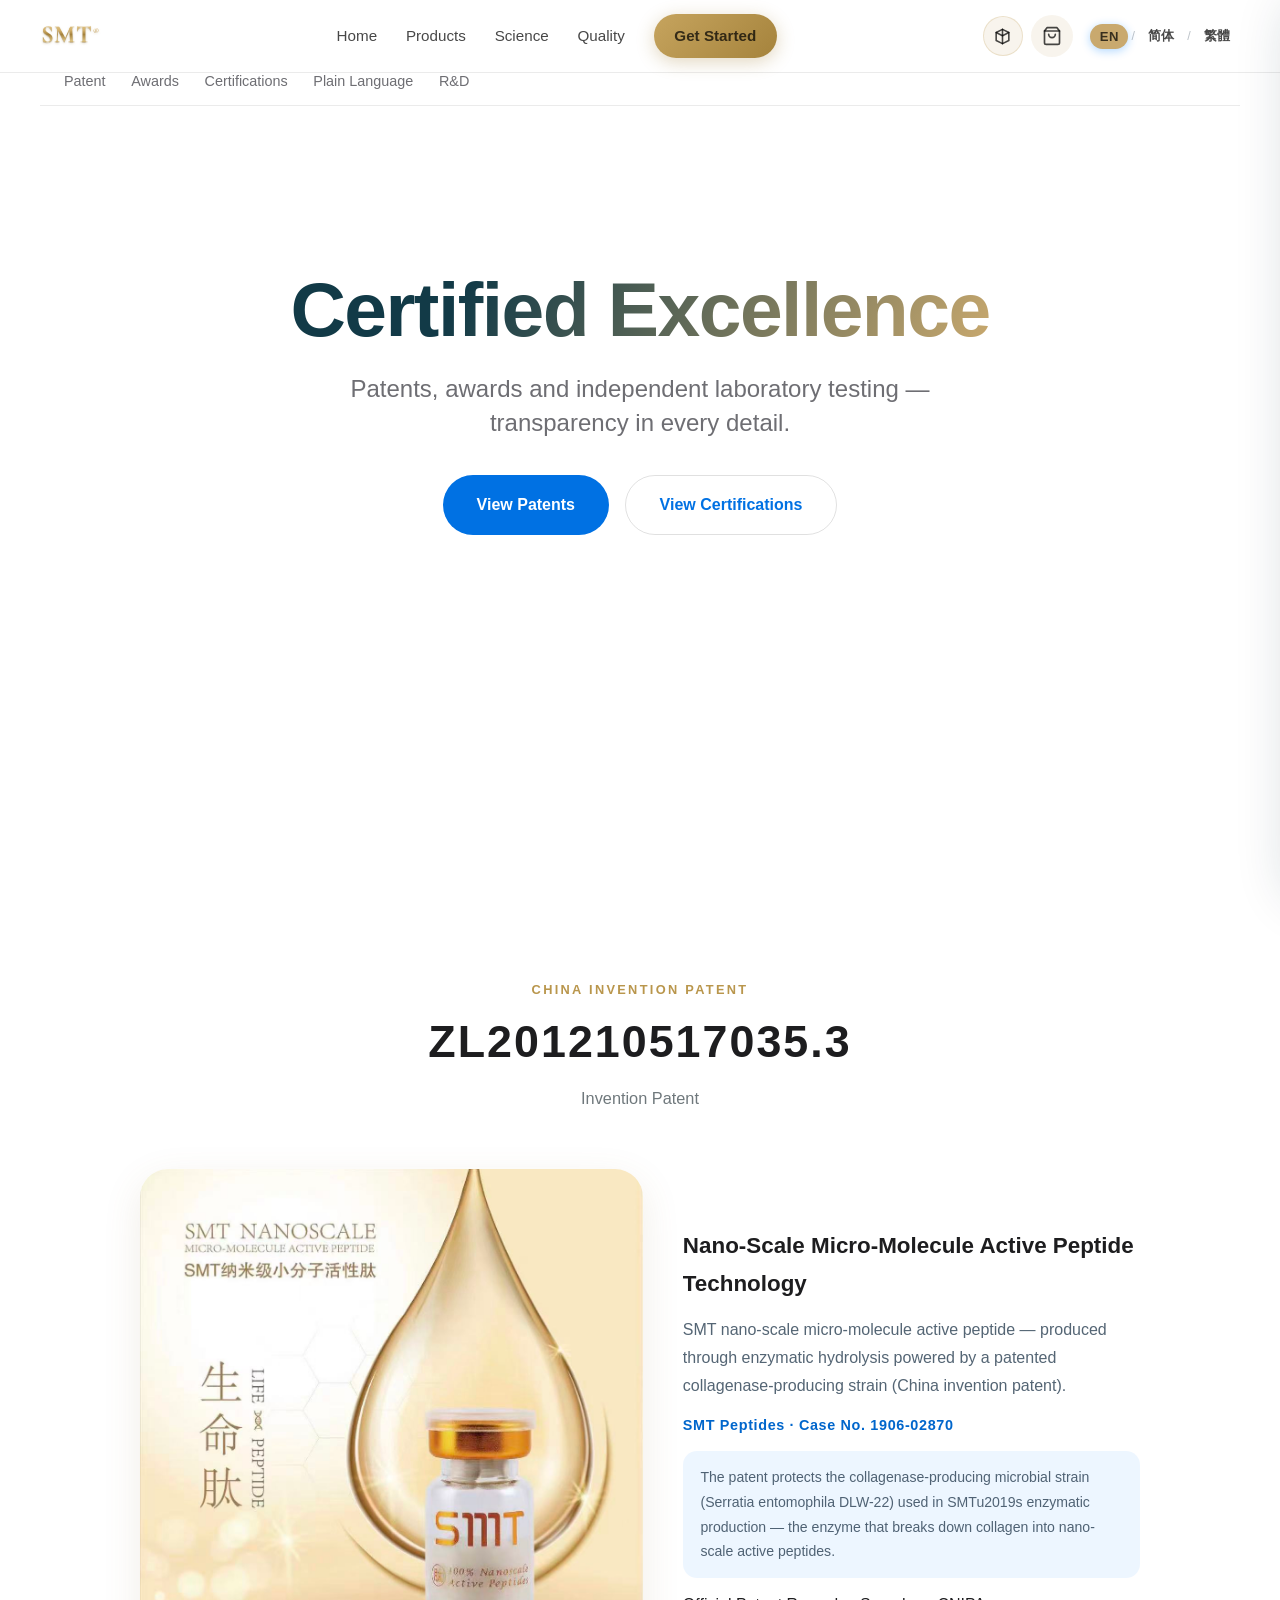
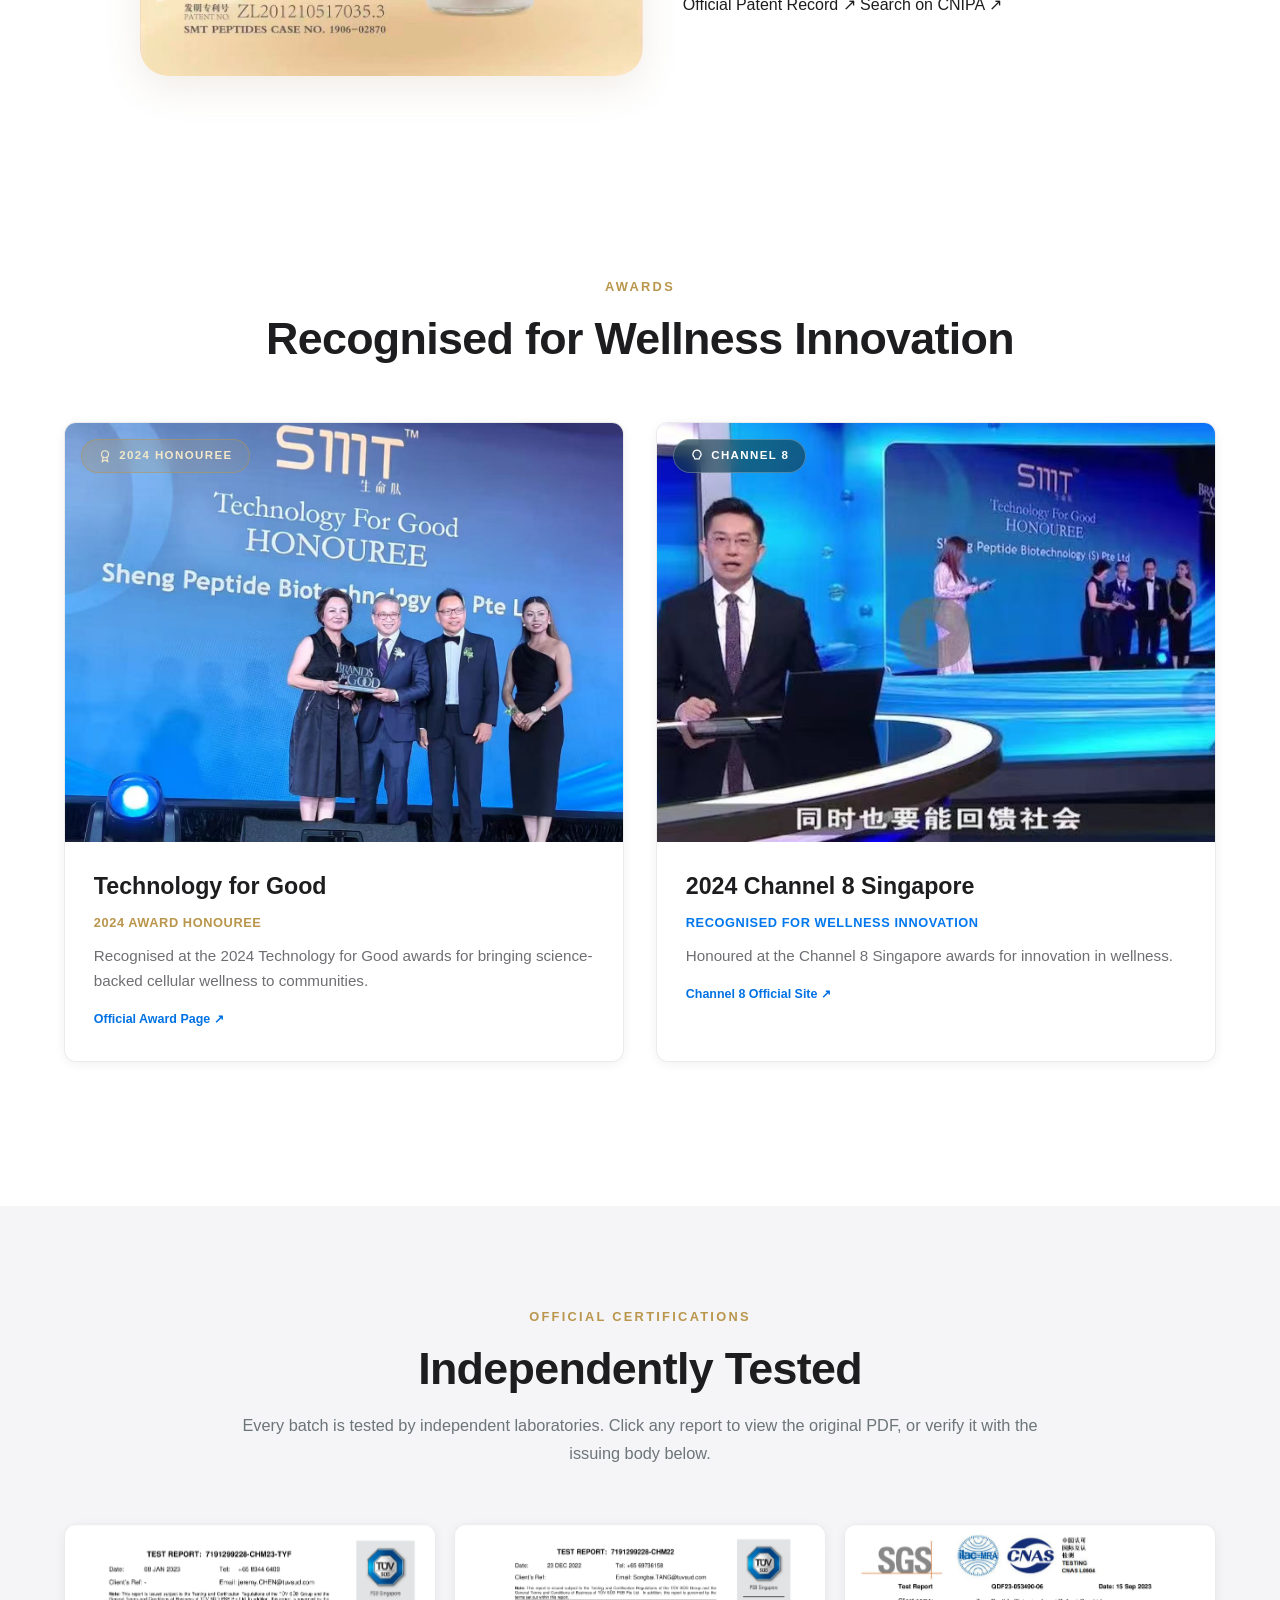
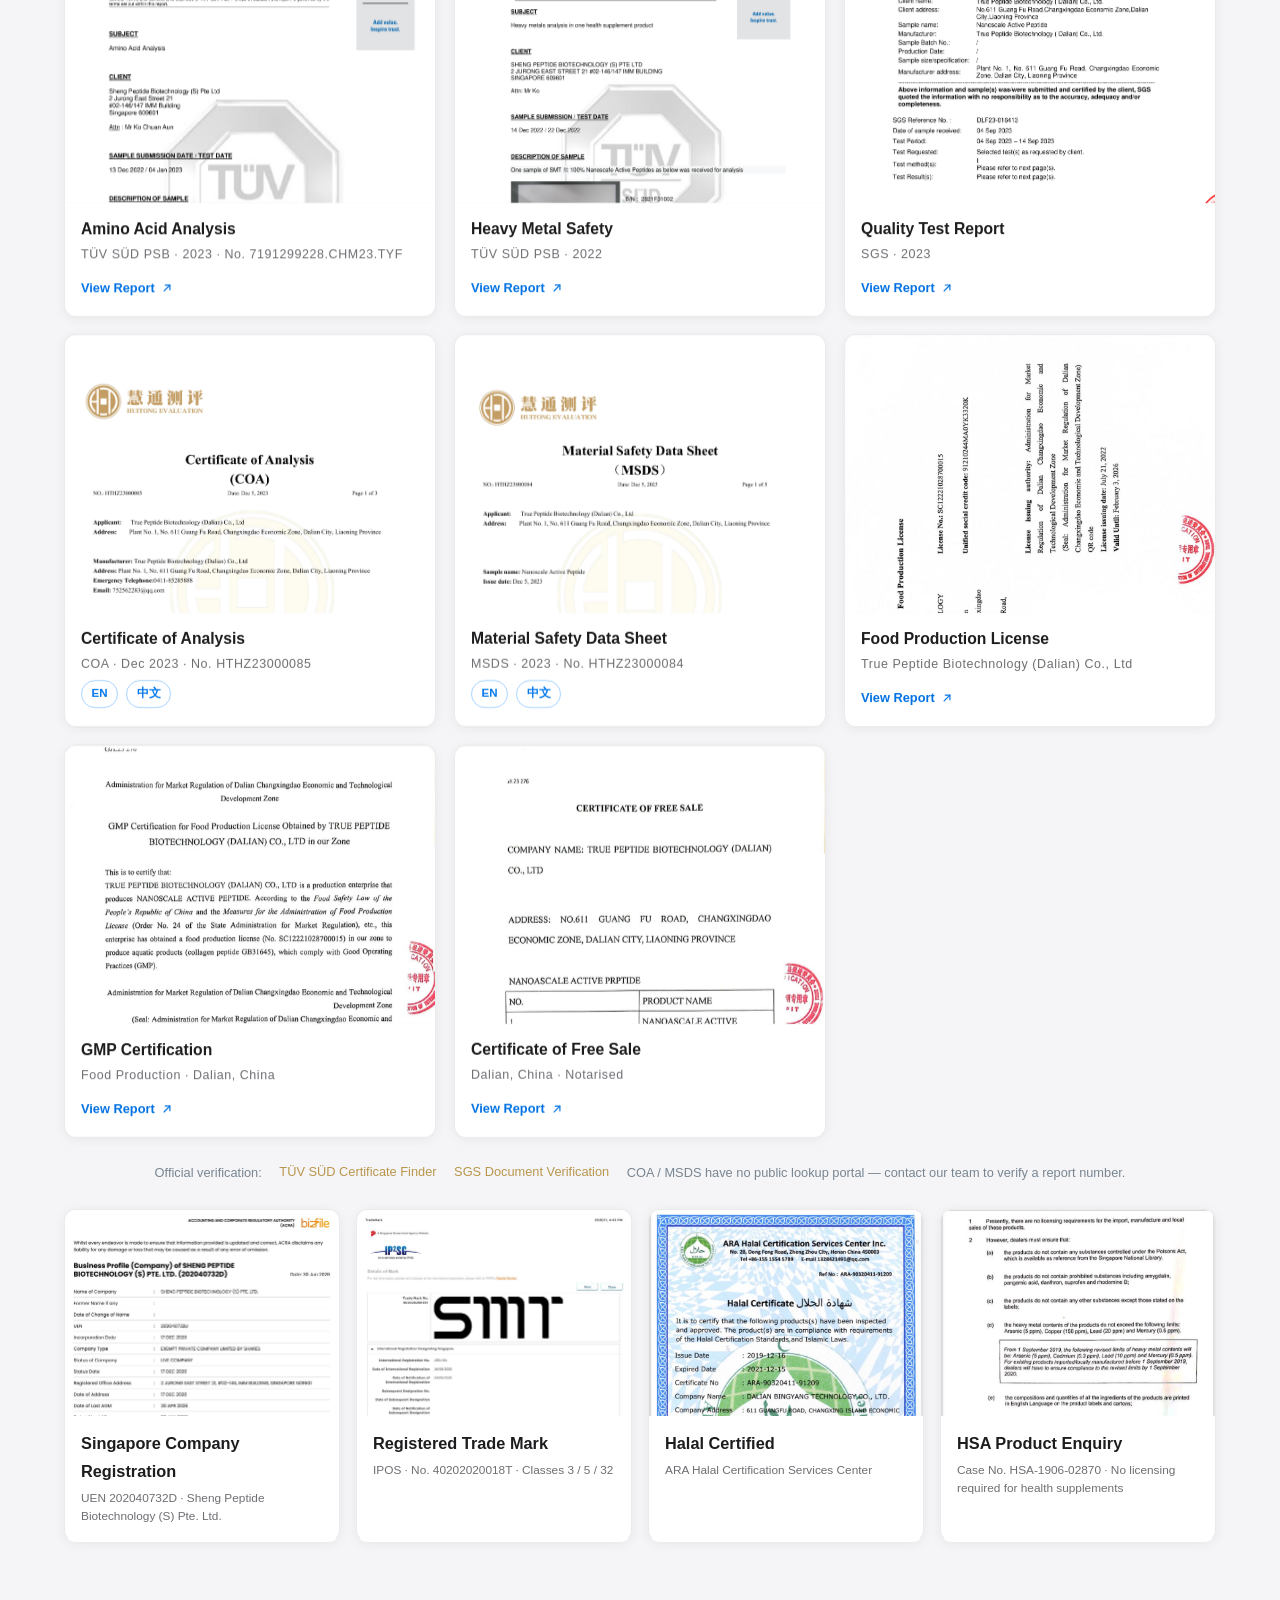
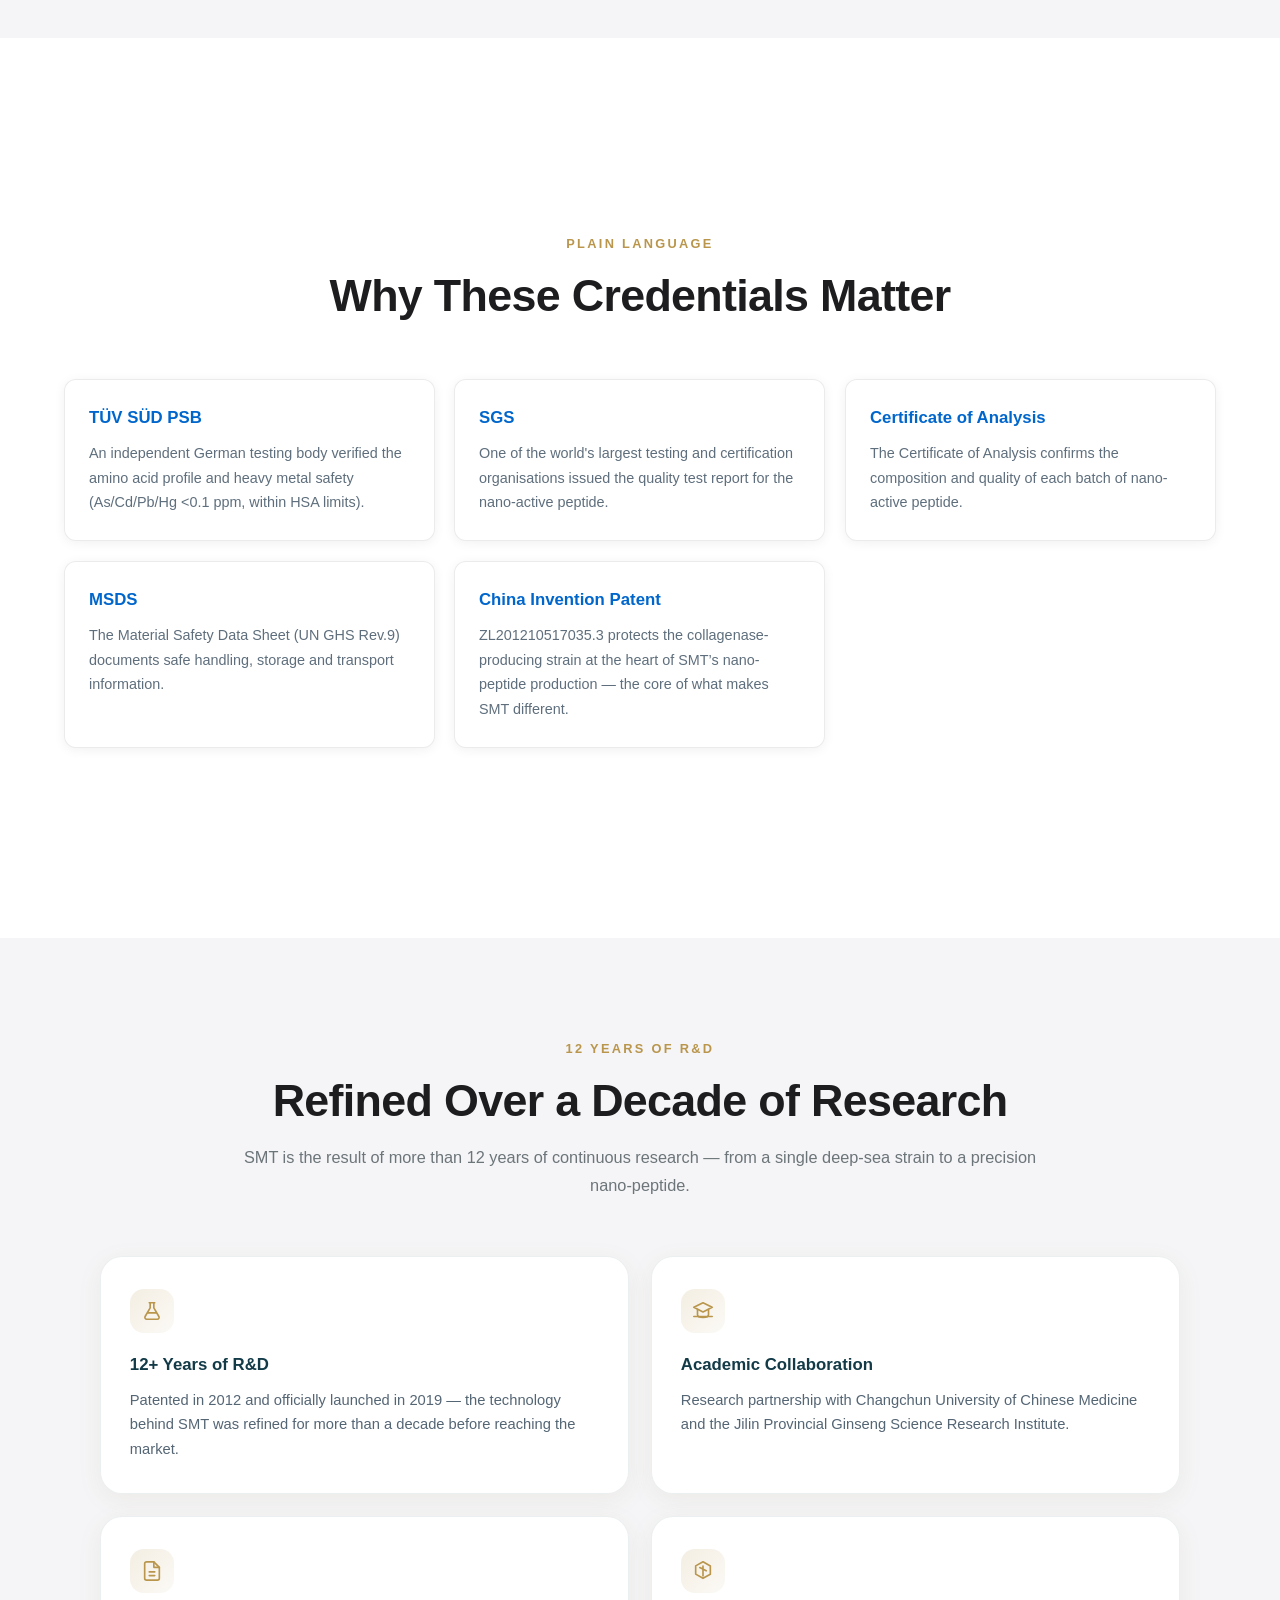
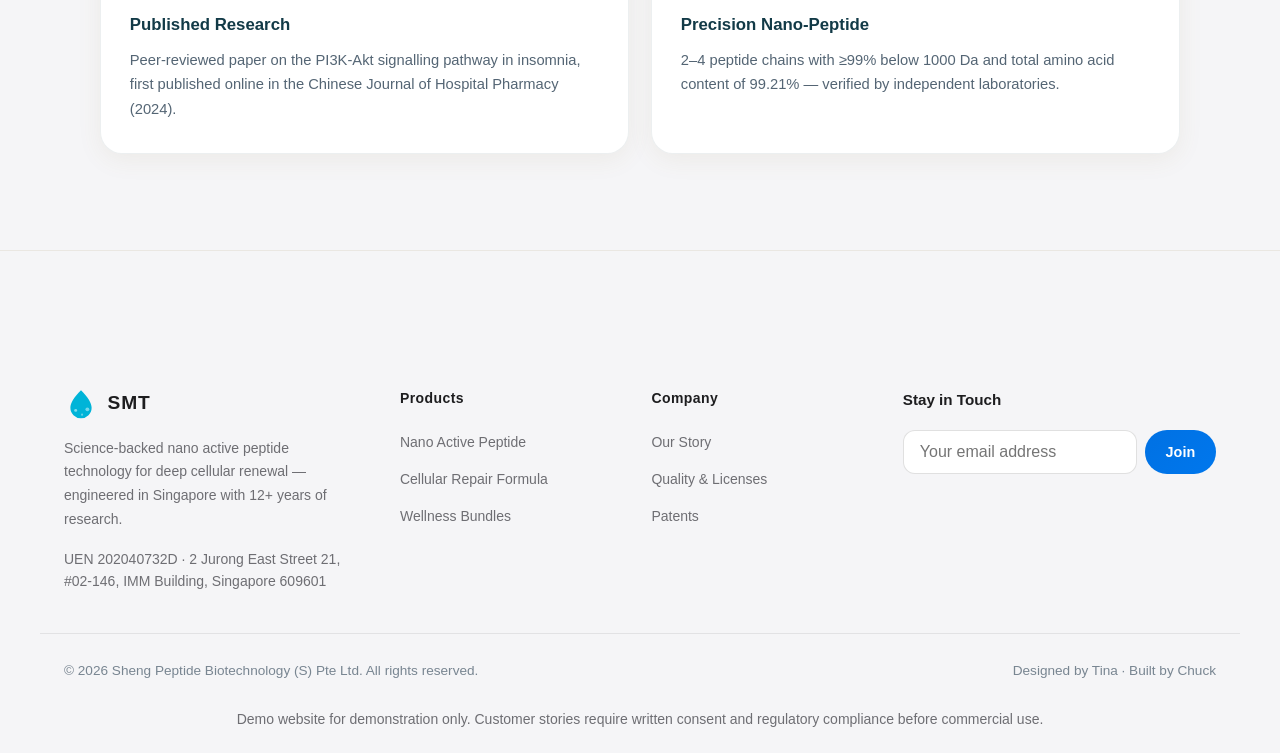
<file: quality.html>
<!DOCTYPE html>
<html lang="en">
<head>
<meta charset="UTF-8">
<meta name="viewport" content="width=device-width, initial-scale=1.0">
<title>Sheng Peptide Biotechnology — Trust & Quality</title>
<meta name="description" content="SMT patent ZL201210517035.3, 2024 awards and independent laboratory certifications — patents, awards and lab reports in one place.">
<meta name="keywords" content="Sheng Peptide, SMT, peptide, nano active peptide, cellular repair, cellular renewal, biotechnology, Singapore, 100% absorption">
<meta name="author" content="Sheng Peptide Biotechnology (S) Pte Ltd">
<meta property="og:type" content="website">
<meta property="og:title" content="Sheng Peptide Biotechnology — Unlock Your Cells' Full Potential">
<meta property="og:description" content="Nano active peptide technology for deep cellular renewal — 12 years of R&D and 100% absorption.">
<meta property="og:image" content="https://charlieos.cc.cd/assets/products/tier-1month.jpg">
<meta property="og:site_name" content="Sheng Peptide Biotechnology (S) Pte Ltd">
<link rel="icon" href="data:image/svg+xml,%3Csvg xmlns='http://www.w3.org/2000/svg' viewBox='0 0 32 32'%3E%3Cpath d='M16 3C10 9 6 14 6 19a10 10 0 0 0 20 0c0-5-4-10-10-16z' fill='%2300B4D8'/%3E%3C/svg%3E">
    <link href="assets/fonts/fonts.css" rel="stylesheet">
<script type="application/ld+json">
{
  "@context": "https://schema.org",
  "@type": "Organization",
  "name": "Sheng Peptide Biotechnology (S) Pte Ltd",
  "description": "Nano active peptide technology for cellular renewal. 12+ years of research and development.",
  "award": "2024 Channel 8 Singapore Award",
  "slogan": "Unlock Your Cells' Full Potential"
}
</script>

<style>
/* ============================================================
   SMT 首页 — Ocean Wave v2.0 (by Chuck, designed by Tina)
   ============================================================ */
:root {
  /* === 海洋色系 === */
  --ocean-deep: #0A1628;
  --ocean-mid: #0B3D6B;
  --ocean-light: #1A6B8A;
  --teal-primary: #00B4D8;
  --teal-light: #48CAE4;
  --teal-pale: #90E0EF;
  --wave-white: #F0F8FF;
  --foam-white: #FFFFFF;
  --coral-accent: #FF6B6B;
  --coral-hover: #FF5252;
  --gold-accent: #FFD700;

  /* === 字体 === */
  --font-primary: 'SF Pro Display', -apple-system, BlinkMacSystemFont, 'Segoe UI', 'PingFang SC', sans-serif;
  --font-body: 'SF Pro Text', -apple-system, BlinkMacSystemFont, 'Segoe UI', 'PingFang SC', sans-serif;

  /* === 圆角 / 阴影 === */
  --radius-sm: 8px;
  --radius-md: 16px;
  --radius-lg: 24px;
  --radius-xl: 32px;
  --radius-full: 9999px;
  --shadow-soft: 0 4px 24px rgba(0, 180, 216, 0.08);
  --shadow-medium: 0 8px 32px rgba(0, 180, 216, 0.12);
  --shadow-strong: 0 12px 48px rgba(0, 180, 216, 0.18);
  --shadow-glow: 0 0 40px rgba(0, 180, 216, 0.35);

  /* === 动画 === */
  --ease-out-expo: cubic-bezier(0.16, 1, 0.3, 1);
  --ease-out-back: cubic-bezier(0.34, 1.56, 0.64, 1);
  --ease-spring: cubic-bezier(0.175, 0.885, 0.32, 1.275);
  --duration-fast: 0.2s;
  --duration-normal: 0.4s;
  --duration-slow: 0.6s;
  --duration-wave: 8s;

  /* === 布局 === */
  --container-max: 1200px;
  --container-narrow: 800px;
  --section-padding: clamp(4rem, 10vh, 8rem) clamp(1rem, 5vw, 4rem);
}

* { margin: 0; padding: 0; box-sizing: border-box; }

html { scroll-behavior: smooth; }

body {
  font-family: var(--font-body);
  background: var(--ocean-deep);
  color: var(--wave-white);
  line-height: 1.7;
  overflow-x: hidden;
  -webkit-font-smoothing: antialiased;
}

img, svg { display: block; max-width: 100%; }
a { text-decoration: none; color: inherit; }
ul { list-style: none; }

.container { max-width: var(--container-max); margin: 0 auto; padding: 0 1.5rem; }

@keyframes bubble-rise {
  0%   { transform: translateY(0) scale(0.2); opacity: 0; }
  12%  { opacity: 0.65; }
  85%  { opacity: 0.3; }
  100% { transform: translateY(-105vh) scale(1.05); opacity: 0; }
}

/* ============================================================
   2. 顶部导航
   ============================================================ */
.site-nav {
  position: fixed;
  top: 0; left: 0; right: 0;
  z-index: 100;
  padding: 0.9rem 1.5rem;
  background: rgba(10, 22, 40, 0.55);
  backdrop-filter: blur(14px);
  -webkit-backdrop-filter: blur(14px);
  border-bottom: 1px solid rgba(144, 224, 239, 0.12);
  transition: background var(--duration-normal) var(--ease-out-expo);
}

.nav-inner {
  max-width: var(--container-max);
  margin: 0 auto;
  display: flex;
  align-items: center;
  justify-content: space-between;
  gap: 1rem;
}

.logo {
  display: flex;
  align-items: center;
  gap: 0.6rem;
  font-family: var(--font-primary);
  font-weight: 800;
  font-size: 1.2rem;
  letter-spacing: 0.04em;
  color: var(--wave-white);
}

.logo svg { width: 34px; height: 34px; }

.nav-links {
  display: flex;
  align-items: center;
  gap: 1.8rem;
}

.nav-links a {
  font-size: 0.95rem;
  color: rgba(240, 248, 255, 0.78);
  position: relative;
  transition: color var(--duration-fast) ease;
}

.nav-links a::after {
  content: "";
  position: absolute;
  left: 0; bottom: -5px;
  width: 100%; height: 2px;
  background: linear-gradient(90deg, var(--teal-primary), var(--teal-light));
  border-radius: 2px;
  transform: scaleX(0);
  transform-origin: left;
  transition: transform var(--duration-normal) var(--ease-out-expo);
}

.nav-links a:hover { color: var(--foam-white); }
.nav-links a:hover::after { transform: scaleX(1); }

.nav-cta {
  font-family: var(--font-primary);
  font-weight: 700;
  font-size: 0.9rem;
  padding: 0.55rem 1.3rem;
  border-radius: var(--radius-full);
  background: linear-gradient(135deg, var(--coral-accent), var(--coral-hover));
  color: var(--foam-white);
  box-shadow: 0 4px 20px rgba(255, 107, 107, 0.35);
  transition: all var(--duration-normal) var(--ease-out-expo);
}

.nav-cta:hover { transform: translateY(-2px); box-shadow: 0 8px 28px rgba(255, 107, 107, 0.5); }

.nav-toggle {
  display: none;
  background: none; border: none; cursor: pointer;
  width: 40px; height: 40px;
  position: relative;
}

.nav-toggle span {
  position: absolute;
  left: 8px; right: 8px;
  height: 2px;
  background: var(--wave-white);
  border-radius: 2px;
  transition: all var(--duration-normal) var(--ease-out-expo);
}
.nav-toggle span:nth-child(1) { top: 12px; }
.nav-toggle span:nth-child(2) { top: 19px; }
.nav-toggle span:nth-child(3) { top: 26px; }
.nav-toggle.active span:nth-child(1) { top: 19px; transform: rotate(45deg); }
.nav-toggle.active span:nth-child(2) { opacity: 0; }
.nav-toggle.active span:nth-child(3) { top: 19px; transform: rotate(-45deg); }

/* ============================================================
   3. Hero Section
   ============================================================ */
.hero-section {
  position: relative;
  min-height: 100vh;
  display: flex;
  align-items: center;
  padding: 7rem 1.5rem 12rem;
  overflow: hidden;
}

.hero-grid {
  max-width: var(--container-max);
  margin: 0 auto;
  display: grid;
  grid-template-columns: 1.1fr 0.9fr;
  gap: 3rem;
  align-items: center;
  width: 100%;
}

.hero-badge {
  display: inline-flex;
  align-items: center;
  gap: 0.5rem;
  padding: 0.4rem 1rem;
  border-radius: var(--radius-full);
  background: rgba(0, 180, 216, 0.12);
  border: 1px solid rgba(0, 180, 216, 0.35);
  color: var(--teal-light);
  font-size: 0.82rem;
  font-weight: 600;
  letter-spacing: 0.08em;
  text-transform: uppercase;
  margin-bottom: 1.6rem;
}

.hero-badge::before {
  content: "";
  width: 8px; height: 8px;
  border-radius: 50%;
  background: var(--teal-primary);
  box-shadow: 0 0 12px var(--teal-primary);
  animation: pulse-dot 2s ease-in-out infinite;
}

@keyframes pulse-dot {
  0%, 100% { opacity: 1; transform: scale(1); }
  50% { opacity: 0.5; transform: scale(0.8); }
}

.hero-title {
  font-family: var(--font-primary);
  font-size: clamp(2.4rem, 5vw, 4.3rem);
  font-weight: 800;
  line-height: 1.12;
  letter-spacing: -0.01em;
  background: linear-gradient(120deg, var(--foam-white) 30%, var(--teal-light) 100%);
  -webkit-background-clip: text;
  background-clip: text;
  -webkit-text-fill-color: transparent;
  margin-bottom: 1.4rem;
}

.hero-subtitle {
  font-size: clamp(1rem, 1.5vw, 1.15rem);
  color: rgba(240, 248, 255, 0.75);
  max-width: 30rem;
  margin-bottom: 2.2rem;
}

.hero-cta-group {
  display: flex;
  flex-wrap: wrap;
  gap: 1rem;
  margin-bottom: 2.5rem;
}

.btn {
  display: inline-flex;
  align-items: center;
  gap: 0.5rem;
  font-family: var(--font-primary);
  font-weight: 700;
  font-size: 1rem;
  padding: 0.95rem 2.1rem;
  border-radius: var(--radius-full);
  transition: all var(--duration-normal) var(--ease-out-expo);
  will-change: transform;
}

.btn-primary {
  background: linear-gradient(135deg, var(--teal-primary), var(--teal-light));
  color: var(--ocean-deep);
  box-shadow: 0 8px 30px rgba(0, 180, 216, 0.4);
}
.btn-primary:hover { transform: translateY(-3px); box-shadow: var(--shadow-glow); }

.btn-secondary {
  background: transparent;
  color: var(--wave-white);
  border: 1.5px solid rgba(144, 224, 239, 0.4);
}
.btn-secondary:hover { border-color: var(--teal-light); transform: translateY(-3px); background: rgba(0, 180, 216, 0.08); }

.hero-stats {
  display: flex;
  gap: 2.5rem;
}

.hero-stats .mini-stat strong {
  font-family: var(--font-primary);
  font-size: 1.5rem;
  font-weight: 800;
  color: var(--teal-light);
}
.hero-stats .mini-stat span {
  display: block;
  font-size: 0.8rem;
  color: rgba(240, 248, 255, 0.6);
}

/* --- 产品展示区（居中） --- */
.hero-product-showcase {
  position: relative;
  display: flex;
  align-items: center;
  justify-content: center;
}

.product-image-wrapper {
  position: relative;
  z-index: 2;
  animation: product-float 6s var(--ease-spring) infinite;
  filter: drop-shadow(0 24px 48px rgba(0, 0, 0, 0.45));
}

@keyframes product-float {
  0%, 100% { transform: translateY(0) rotate(0deg); }
  50% { transform: translateY(-16px) rotate(1.2deg); }
}

@keyframes glow-pulse {
  0%, 100% { opacity: 0.45; transform: scale(1); }
  50% { opacity: 0.85; transform: scale(1.06); }
}
.float-1 { top: 8%; left: -6%; animation-delay: -1.5s; }
.float-2 { bottom: 14%; right: -4%; animation-delay: -3s; }

/* ============================================================
   4. 通用 Section / 滚动动画
   ============================================================ */
.section {
  position: relative;
  padding: var(--section-padding);
}

.section-header {
  text-align: center;
  max-width: var(--container-narrow);
  margin: 0 auto 3.5rem;
}

.section-label {
  display: inline-block;
  font-size: 0.8rem;
  font-weight: 700;
  letter-spacing: 0.18em;
  text-transform: uppercase;
  color: var(--teal-light);
  margin-bottom: 0.9rem;
}

.section-title {
  font-family: var(--font-primary);
  font-size: clamp(1.7rem, 3.5vw, 2.9rem);
  font-weight: 800;
  line-height: 1.2;
  color: var(--wave-white);
}

.section-sub {
  margin-top: 1rem;
  color: rgba(240, 248, 255, 0.7);
  font-size: 1.02rem;
}

/* 入场动画基类 */
.reveal, .reveal-scale, .reveal-left, .reveal-right, .stagger-item {
  opacity: 0;
  will-change: transform, opacity;
}

.reveal {
  transform: translateY(24px);
  transition: opacity var(--duration-slow) var(--ease-out-expo),
              transform var(--duration-slow) var(--ease-out-expo);
}

.reveal-scale {
  transform: scale(0.96) translateY(12px);
  transition: opacity var(--duration-slow) var(--ease-out-expo),
              transform var(--duration-slow) var(--ease-out-back);
}

.reveal-left {
  transform: translateX(-28px);
  transition: opacity var(--duration-slow) var(--ease-out-expo),
              transform var(--duration-slow) var(--ease-out-expo);
}

.reveal-right {
  transform: translateX(28px);
  transition: opacity var(--duration-slow) var(--ease-out-expo),
              transform var(--duration-slow) var(--ease-out-expo);
}

.reveal.visible, .reveal-scale.visible,
.reveal-left.visible, .reveal-right.visible,
.stagger-container.visible .stagger-item {
  opacity: 1;
  transform: translateX(0) translateY(0) scale(1);
}

.stagger-item {
  transform: translateY(30px);
  transition: opacity var(--duration-normal) var(--ease-out-expo),
              transform var(--duration-normal) var(--ease-out-expo);
}

.stagger-container.visible .stagger-item:nth-child(1) { transition-delay: 0s; }
.stagger-container.visible .stagger-item:nth-child(2) { transition-delay: 0.12s; }
.stagger-container.visible .stagger-item:nth-child(3) { transition-delay: 0.24s; }
.stagger-container.visible .stagger-item:nth-child(4) { transition-delay: 0.36s; }

/* ============================================================
   5. 品牌故事 Section
   ============================================================ */
.story-section { background: rgba(11, 61, 107, 0.18); }

.story-grid {
  display: grid;
  grid-template-columns: 1fr 1fr;
  gap: 3.5rem;
  align-items: center;
}

.story-content p {
  color: rgba(240, 248, 255, 0.78);
  font-size: 1.05rem;
  margin-bottom: 2rem;
}

.story-stats {
  display: grid;
  grid-template-columns: 1fr 1fr;
  gap: 1.5rem;
}

.stat-item {
  background: rgba(255, 255, 255, 0.05);
  border: 1px solid rgba(144, 224, 239, 0.15);
  border-radius: var(--radius-md);
  padding: 1.4rem 1.2rem;
  transition: all var(--duration-normal) var(--ease-out-expo);
}
.stat-item:hover { transform: translateY(-5px); border-color: rgba(0, 180, 216, 0.5); box-shadow: var(--shadow-medium); }

.stat-value {
  font-family: var(--font-primary);
  font-size: 2.2rem;
  font-weight: 800;
  color: var(--teal-light);
  line-height: 1.1;
}

.stat-label {
  font-size: 0.85rem;
  color: rgba(240, 248, 255, 0.65);
  margin-top: 0.3rem;
}

/* 时间线视觉 */
.story-visual {
  position: relative;
  padding: 1rem;
}

.timeline {
  position: relative;
  padding-left: 2.2rem;
  border-left: 2px solid rgba(0, 180, 216, 0.3);
}

.timeline-item {
  position: relative;
  padding: 0 0 1.8rem 0.4rem;
}

.timeline-item::before {
  content: "";
  position: absolute;
  left: -2.35rem;
  top: 0.4rem;
  width: 12px; height: 12px;
  border-radius: 50%;
  background: var(--teal-primary);
  box-shadow: 0 0 0 4px rgba(0, 180, 216, 0.15), 0 0 16px var(--teal-primary);
}

.timeline-item .tl-year {
  font-family: var(--font-primary);
  font-weight: 800;
  font-size: 1.05rem;
  color: var(--teal-light);
}

.timeline-item p {
  color: rgba(240, 248, 255, 0.7);
  font-size: 0.92rem;
}

.award-badge {
  margin-top: 1.6rem;
  display: inline-flex;
  align-items: center;
  gap: 0.9rem;
  padding: 1rem 1.4rem;
  border-radius: var(--radius-lg);
  background: linear-gradient(135deg, rgba(255, 215, 0, 0.12), rgba(255, 215, 0, 0.04));
  border: 1px solid rgba(255, 215, 0, 0.35);
  box-shadow: 0 0 30px rgba(255, 215, 0, 0.12);
}

.award-badge svg { width: 34px; height: 34px; color: var(--gold-accent); }

.award-badge .award-text strong {
  display: block;
  font-family: var(--font-primary);
  font-size: 1rem;
  color: var(--gold-accent);
  letter-spacing: 0.02em;
}

.award-badge .award-text span {
  font-size: 0.8rem;
  color: rgba(240, 248, 255, 0.65);
}

/* ============================================================
   6. 三步流程 Section
   ============================================================ */
.process-section { background: rgba(10, 22, 40, 0.4); }

.process-steps {
  display: grid;
  grid-template-columns: 1fr auto 1fr auto 1fr;
  gap: 1.5rem;
  align-items: stretch;
}

.step-card {
  position: relative;
  background: rgba(255, 255, 255, 0.05);
  backdrop-filter: blur(10px);
  -webkit-backdrop-filter: blur(10px);
  border: 1px solid rgba(144, 224, 239, 0.14);
  border-radius: var(--radius-lg);
  padding: 2.4rem 1.8rem 1.8rem;
  text-align: center;
  overflow: hidden;
  transition: all var(--duration-normal) var(--ease-out-expo);
}

.step-card:hover {
  transform: translateY(-8px);
  box-shadow: var(--shadow-strong);
  border-color: rgba(0, 180, 216, 0.45);
}

.step-number {
  position: absolute;
  top: 0.6rem; right: 1rem;
  font-family: var(--font-primary);
  font-size: 3rem;
  font-weight: 800;
  color: rgba(0, 180, 216, 0.16);
  line-height: 1;
}

.step-icon {
  width: 72px; height: 72px;
  margin: 0 auto 1.2rem;
  display: flex;
  align-items: center;
  justify-content: center;
  border-radius: 50%;
  background: rgba(0, 180, 216, 0.12);
  border: 1px solid rgba(0, 180, 216, 0.35);
  box-shadow: 0 0 24px rgba(0, 180, 216, 0.15);
  transition: transform var(--duration-normal) var(--ease-out-back);
}

.step-card:hover .step-icon { transform: scale(1.12); }
.step-icon svg { width: 34px; height: 34px; color: var(--teal-light); }

.step-card h3 {
  font-family: var(--font-primary);
  font-size: 1.3rem;
  font-weight: 700;
  color: var(--wave-white);
  margin-bottom: 0.7rem;
}

.step-card p {
  font-size: 0.95rem;
  color: rgba(240, 248, 255, 0.68);
}

.step-connector {
  display: flex;
  align-items: center;
  justify-content: center;
  padding: 0 0.2rem;
}

.step-connector svg {
  width: 44px; height: 44px;
  color: var(--teal-primary);
}

@keyframes connector-pulse {
  0%, 100% { opacity: 0.4; transform: translateX(0); }
  50% { opacity: 1; transform: translateX(6px); }
}

/* ============================================================
   7. 客户评价 Section
   ============================================================ */
.testimonials-section {
  background:
    linear-gradient(rgba(72, 202, 228, 0.035) 1px, transparent 1px),
    linear-gradient(90deg, rgba(72, 202, 228, 0.035) 1px, transparent 1px),
    rgba(11, 61, 107, 0.18);
  background-size: 48px 48px;
}

.testimonials-grid {
  display: grid;
  grid-template-columns: repeat(3, 1fr);
  gap: 1.8rem;
}

.testimonial-card {
  position: relative;
  background: rgba(255, 255, 255, 0.05);
  backdrop-filter: blur(12px);
  -webkit-backdrop-filter: blur(12px);
  border: 1px solid rgba(144, 224, 239, 0.14);
  border-left: 3px solid var(--teal-primary);
  border-radius: var(--radius-xl);
  padding: 2.2rem 1.8rem 1.8rem;
  transition: all var(--duration-normal) var(--ease-out-expo);
}

.testimonial-card:hover {
  transform: translateY(-8px);
  box-shadow: var(--shadow-strong);
}

.quote-icon {
  position: absolute;
  top: 1.2rem; right: 1.5rem;
  font-family: Georgia, serif;
  font-size: 4.2rem;
  line-height: 1;
  color: rgba(0, 180, 216, 0.22);
}

.testimonial-card blockquote {
  font-size: 0.98rem;
  color: rgba(240, 248, 255, 0.85);
  font-style: italic;
  margin-bottom: 1.4rem;
  min-height: 6.5em;
}

.rating {
  display: flex;
  gap: 0.2rem;
  margin-bottom: 1.2rem;
  color: var(--gold-accent);
}

.rating svg { width: 18px; height: 18px; }
.rating svg:nth-child(2) { animation-delay: 0.2s; }
.rating svg:nth-child(3) { animation-delay: 0.4s; }
.rating svg:nth-child(4) { animation-delay: 0.6s; }
.rating svg:nth-child(5) { animation-delay: 0.8s; }

@keyframes star-glow {
  0%, 100% { filter: drop-shadow(0 0 0 rgba(255, 215, 0, 0)); }
  50% { filter: drop-shadow(0 0 6px rgba(255, 215, 0, 0.8)); }
}

.author-info {
  display: flex;
  align-items: center;
  gap: 0.9rem;
}

.avatar {
  width: 46px; height: 46px;
  border-radius: 50%;
  display: flex;
  align-items: center;
  justify-content: center;
  font-family: var(--font-primary);
  font-weight: 800;
  font-size: 0.95rem;
  color: var(--ocean-deep);
  background: linear-gradient(135deg, var(--avatar-a, #48CAE4), var(--avatar-b, #0B3D6B));
  border: 2px solid rgba(144, 224, 239, 0.5);
  flex-shrink: 0;
}

.author-info strong {
  display: block;
  font-family: var(--font-primary);
  font-size: 0.98rem;
  color: var(--wave-white);
}

.author-info span {
  font-size: 0.82rem;
  color: rgba(240, 248, 255, 0.6);
}

/* ============================================================
   8. 资质与专利占位区（新增）
   ============================================================ */
.credentials-section { background: rgba(6, 13, 24, 0.35); }

.credentials-grid {
  display: grid;
  grid-template-columns: 1fr 1fr;
  gap: 2rem;
  max-width: 900px;
  margin: 0 auto;
}

.placeholder-card {
  position: relative;
  border: 2px dashed rgba(144, 224, 239, 0.45);
  background: rgba(255, 255, 255, 0.03);
  border-radius: var(--radius-lg);
  padding: 3rem 2rem;
  text-align: center;
  transition: all var(--duration-normal) var(--ease-out-expo);
  overflow: hidden;
}

.placeholder-card:hover {
  transform: translateY(-6px);
  border-color: rgba(0, 180, 216, 0.7);
  box-shadow: 0 0 40px rgba(0, 180, 216, 0.12);
  background: rgba(0, 180, 216, 0.05);
}

.placeholder-icon {
  width: 84px; height: 84px;
  margin: 0 auto 1.4rem;
  display: flex;
  align-items: center;
  justify-content: center;
  border-radius: 50%;
  background: rgba(0, 180, 216, 0.1);
  border: 1px solid rgba(0, 180, 216, 0.35);
}

.placeholder-icon svg { width: 40px; height: 40px; color: var(--teal-light); }

.placeholder-card:hover .placeholder-icon svg {
  animation: icon-wiggle 0.7s var(--ease-out-back);
}

@keyframes icon-wiggle {
  0% { transform: rotate(0); }
  30% { transform: rotate(-12deg); }
  60% { transform: rotate(10deg); }
  100% { transform: rotate(0); }
}

.placeholder-card h3 {
  font-family: var(--font-primary);
  font-size: 1.25rem;
  font-weight: 700;
  color: var(--wave-white);
  margin-bottom: 0.6rem;
}

.placeholder-card p {
  font-size: 0.95rem;
  color: rgba(240, 248, 255, 0.6);
  font-style: italic;
  margin-bottom: 1.4rem;
}

.placeholder-badge {
  display: inline-block;
  padding: 0.35rem 1.1rem;
  border-radius: var(--radius-full);
  background: rgba(255, 107, 107, 0.12);
  border: 1px solid rgba(255, 107, 107, 0.45);
  color: var(--coral-accent);
  font-size: 0.78rem;
  font-weight: 700;
  letter-spacing: 0.1em;
  text-transform: uppercase;
}

/* ============================================================
   9. CTA Section
   ============================================================ */
.cta-section {
  position: relative;
  text-align: center;
  overflow: hidden;
  background:
    radial-gradient(700px 360px at 50% 0%, rgba(0, 180, 216, 0.14), transparent 65%),
    var(--ocean-deep);
}

.cta-content {
  max-width: var(--container-narrow);
  margin: 0 auto;
  padding: 5rem 0 6rem;
  position: relative;
  z-index: 2;
}

.cta-content h2 {
  font-family: var(--font-primary);
  font-size: clamp(1.9rem, 4vw, 3.1rem);
  font-weight: 800;
  line-height: 1.2;
  color: var(--foam-white);
  text-shadow: 0 0 40px rgba(0, 180, 216, 0.35);
  margin-bottom: 1.2rem;
}

.cta-content p {
  color: rgba(240, 248, 255, 0.72);
  font-size: 1.05rem;
  max-width: 34rem;
  margin: 0 auto 2.4rem;
}

.btn-coral {
  display: inline-flex;
  align-items: center;
  gap: 0.6rem;
  font-family: var(--font-primary);
  font-weight: 800;
  font-size: 1.08rem;
  padding: 1.1rem 2.8rem;
  border-radius: var(--radius-full);
  background: linear-gradient(135deg, var(--coral-accent), var(--coral-hover));
  color: var(--foam-white);
  box-shadow: 0 10px 36px rgba(255, 107, 107, 0.4);
  transition: all var(--duration-normal) var(--ease-out-expo);
}

.btn-coral:hover {
  transform: translateY(-4px) scale(1.02);
  box-shadow: 0 16px 48px rgba(255, 107, 107, 0.6);
}

.trust-badges {
  display: flex;
  flex-wrap: wrap;
  justify-content: center;
  gap: 1.6rem;
  margin-top: 2.8rem;
}

.trust-badges span {
  display: inline-flex;
  align-items: center;
  gap: 0.45rem;
  font-size: 0.82rem;
  color: rgba(240, 248, 255, 0.55);
}

.trust-badges svg { width: 16px; height: 16px; color: var(--teal-light); }

/* ============================================================
   10. Footer
   ============================================================ */
.site-footer {
  position: relative;
  background: #060D18;
  border-top: 1px solid rgba(144, 224, 239, 0.08);
}

.footer-content {
  max-width: var(--container-max);
  margin: 0 auto;
  padding: 4.5rem 1.5rem 2.5rem;
  display: grid;
  grid-template-columns: 1.4fr 1fr 1fr 1.3fr;
  gap: 2.5rem;
}

.footer-brand p {
  margin-top: 1rem;
  font-size: 0.9rem;
  color: rgba(240, 248, 255, 0.6);
  max-width: 22rem;
}

.link-group h4 {
  font-family: var(--font-primary);
  font-size: 0.95rem;
  font-weight: 700;
  color: var(--wave-white);
  margin-bottom: 1.1rem;
  letter-spacing: 0.03em;
}

.link-group li { margin-bottom: 0.6rem; }

.link-group a {
  font-size: 0.9rem;
  color: rgba(240, 248, 255, 0.62);
  position: relative;
  transition: color var(--duration-fast) ease;
}

.link-group a:hover { color: var(--teal-light); }

.footer-newsletter h4 {
  font-family: var(--font-primary);
  font-size: 0.95rem;
  font-weight: 700;
  color: var(--wave-white);
  margin-bottom: 1.1rem;
}

.subscribe-form {
  display: flex;
  gap: 0.5rem;
  margin-bottom: 1.4rem;
}

.subscribe-form input {
  flex: 1;
  min-width: 0;
  padding: 0.75rem 1rem;
  border-radius: var(--radius-full);
  border: 1px solid rgba(144, 224, 239, 0.25);
  background: rgba(255, 255, 255, 0.06);
  color: var(--wave-white);
  font-size: 0.9rem;
  outline: none;
  transition: border-color var(--duration-fast) ease, box-shadow var(--duration-fast) ease;
}

.subscribe-form input:focus {
  border-color: var(--teal-primary);
  box-shadow: 0 0 0 3px rgba(0, 180, 216, 0.18);
}

.subscribe-form button {
  padding: 0.75rem 1.3rem;
  border-radius: var(--radius-full);
  border: none;
  background: linear-gradient(135deg, var(--teal-primary), var(--teal-light));
  color: var(--ocean-deep);
  font-weight: 700;
  font-size: 0.9rem;
  cursor: pointer;
  transition: all var(--duration-normal) var(--ease-out-expo);
}

.subscribe-form button:hover { box-shadow: var(--shadow-glow); transform: translateY(-2px); }

.footer-bottom {
  max-width: var(--container-max);
  margin: 0 auto;
  padding: 1.6rem 1.5rem;
  border-top: 1px solid rgba(144, 224, 239, 0.1);
  display: flex;
  align-items: center;
  justify-content: space-between;
  flex-wrap: wrap;
  gap: 1rem;
}

.footer-bottom p {
  font-size: 0.85rem;
  color: rgba(240, 248, 255, 0.5);
}

.social-links {
  display: flex;
  gap: 0.8rem;
}

.social-links a {
  width: 38px; height: 38px;
  display: flex;
  align-items: center;
  justify-content: center;
  border-radius: 50%;
  background: rgba(255, 255, 255, 0.06);
  border: 1px solid rgba(144, 224, 239, 0.2);
  color: rgba(240, 248, 255, 0.7);
  transition: all var(--duration-normal) var(--ease-out-expo);
}

.social-links a:hover {
  color: var(--ocean-deep);
  background: var(--teal-light);
  transform: translateY(-3px);
  box-shadow: var(--shadow-glow);
}

.social-links svg { width: 17px; height: 17px; }

/* ============================================================
   11. 响应式
   ============================================================ */
@media (max-width: 1024px) {
  .hero-grid { grid-template-columns: 1fr; text-align: center; }
  .hero-subtitle { margin-left: auto; margin-right: auto; }
  .hero-cta-group { justify-content: center; }
  .hero-stats { justify-content: center; }
  .hero-product-showcase { order: -1; max-width: 340px; margin: 0 auto; }
  .float-1 { left: -2%; }
  .float-2 { right: -2%; }
  .story-grid { grid-template-columns: 1fr; gap: 2.5rem; }
  .testimonials-grid { grid-template-columns: repeat(2, 1fr); }
  .testimonials-grid .testimonial-card:last-child { grid-column: 1 / -1; }
  .process-steps { grid-template-columns: 1fr; }
  .step-connector { transform: rotate(90deg); padding: 0.4rem 0; }
  .footer-content { grid-template-columns: 1fr 1fr; }
}

@media (max-width: 768px) {
  .nav-links {
    position: fixed;
    top: 0; right: 0; bottom: 0;
    width: min(78vw, 320px);
    flex-direction: column;
    align-items: flex-start;
    justify-content: center;
    gap: 1.6rem;
    padding: 2rem;
    background: rgba(10, 22, 40, 0.97);
    backdrop-filter: blur(18px);
    border-left: 1px solid rgba(144, 224, 239, 0.15);
    transform: translateX(100%);
    transition: transform var(--duration-normal) var(--ease-out-expo);
  }
  .nav-links.open { transform: translateX(0); }
  .nav-toggle { display: block; z-index: 110; }
  .testimonials-grid { grid-template-columns: 1fr; }
  .testimonials-grid .testimonial-card:last-child { grid-column: auto; }
  .credentials-grid { grid-template-columns: 1fr; }
  .story-stats { grid-template-columns: 1fr; }
  .footer-content { grid-template-columns: 1fr; gap: 2rem; }
}

@media (max-width: 480px) {
  .hero-stats { gap: 1.5rem; flex-wrap: wrap; }
  .hero-cta-group .btn { width: 100%; justify-content: center; }
  .trust-badges { gap: 1rem; }
  .footer-bottom { justify-content: center; text-align: center; }
}

/* ============================================================
   11b. 海洋升级：证书与专利高级展示墙
   ============================================================ */
.credentials-section {
  position: relative;
  background:
    radial-gradient(900px 480px at 50% -8%, rgba(0, 180, 216, 0.12), transparent 62%),
    rgba(6, 13, 24, 0.35);
  padding-top: 0;
}

.credentials-wall {
  max-width: 1080px;
  margin: 0 auto;
}

.cred-main-grid {
  display: grid;
  grid-template-columns: 1fr 1fr;
  gap: 2rem;
  margin-bottom: 3rem;
}

.cred-main-card {
  position: relative;
  display: flex;
  flex-direction: column;
  background: rgba(255, 255, 255, 0.045);
  backdrop-filter: blur(14px);
  -webkit-backdrop-filter: blur(14px);
  border: 1px solid rgba(144, 224, 239, 0.18);
  border-radius: var(--radius-xl);
  overflow: hidden;
  transition: transform var(--duration-normal) var(--ease-out-expo),
              border-color var(--duration-normal) var(--ease-out-expo),
              box-shadow var(--duration-normal) var(--ease-out-expo);
  will-change: transform;
}

.cred-main-card:hover {
  transform: translateY(-8px);
  border-color: rgba(0, 180, 216, 0.55);
  box-shadow: var(--shadow-strong);
}

.cred-main-card--gold:hover {
  border-color: rgba(255, 215, 0, 0.55);
  box-shadow: 0 12px 48px rgba(255, 215, 0, 0.16);
}

.cred-img-wrap {
  position: relative;
  aspect-ratio: 4 / 3;
  overflow: hidden;
}

.cred-img {
  width: 100%;
  height: 100%;
  object-fit: cover;
  transition: transform 0.7s var(--ease-out-expo);
}

.cred-img--top {
  object-position: 50% 22%;
}

.cred-main-card:hover .cred-img { transform: scale(1.05); }

.cred-img-fade {
  position: absolute;
  inset: 0;
  background: linear-gradient(180deg, transparent 45%, rgba(6, 13, 24, 0.9) 100%);
}

.cred-badge {
  position: absolute;
  top: 1rem; left: 1rem;
  z-index: 2;
  display: inline-flex;
  align-items: center;
  gap: 0.45rem;
  padding: 0.4rem 1rem;
  border-radius: var(--radius-full);
  font-size: 0.72rem;
  font-weight: 800;
  letter-spacing: 0.12em;
  text-transform: uppercase;
  background: rgba(6, 13, 24, 0.55);
  backdrop-filter: blur(8px);
  border: 1px solid rgba(255, 255, 255, 0.25);
  color: var(--foam-white);
}

.cred-badge--gold {
  background: linear-gradient(135deg, rgba(255, 215, 0, 0.22), rgba(255, 215, 0, 0.08));
  border-color: rgba(255, 215, 0, 0.55);
  color: #FFE9A8;
}

.cred-badge svg { width: 14px; height: 14px; }

.cred-card-body {
  position: relative;
  padding: 1.6rem 1.8rem 1.9rem;
}

.cred-card-title {
  font-family: var(--font-primary);
  font-size: 1.45rem;
  font-weight: 800;
  color: var(--wave-white);
  margin-bottom: 0.55rem;
}

.cred-card-title small {
  display: block;
  font-size: 0.8rem;
  font-weight: 600;
  letter-spacing: 0.08em;
  text-transform: uppercase;
  color: var(--teal-light);
  margin-top: 0.35rem;
}

.cred-main-card--gold .cred-card-title small { color: #E6C26A; }

.cred-card-text {
  font-size: 0.95rem;
  color: rgba(240, 248, 255, 0.72);
  line-height: 1.65;
}

.cred-meta {
  margin-top: 1.1rem;
  display: flex;
  flex-wrap: wrap;
  gap: 0.5rem 1.2rem;
  font-size: 0.78rem;
  color: rgba(240, 248, 255, 0.55);
  letter-spacing: 0.03em;
}

.cred-meta span { display: inline-flex; align-items: center; gap: 0.35rem; }
.cred-meta svg { width: 14px; height: 14px; color: var(--teal-light); }

.cert-strip-label {
  display: flex;
  align-items: center;
  gap: 0.9rem;
  margin: 0 auto 1.6rem;
  max-width: 720px;
  font-size: 0.78rem;
  font-weight: 700;
  letter-spacing: 0.18em;
  text-transform: uppercase;
  color: rgba(240, 248, 255, 0.55);
}

.cert-strip-label::before,
.cert-strip-label::after {
  content: "";
  flex: 1;
  height: 1px;
  background: linear-gradient(90deg, transparent, rgba(144, 224, 239, 0.35));
}

.cert-strip-label::after {
  background: linear-gradient(90deg, rgba(144, 224, 239, 0.35), transparent);
}

.cert-grid {
  display: grid;
  grid-template-columns: repeat(3, 1fr);
  gap: 1.1rem;
}

.cert-card {
  display: flex;
  flex-direction: column;
  background: rgba(255, 255, 255, 0.04);
  border: 1px solid rgba(144, 224, 239, 0.14);
  border-radius: var(--radius-lg);
  overflow: hidden;
  transition: transform var(--duration-normal) var(--ease-out-expo),
              border-color var(--duration-normal) var(--ease-out-expo),
              box-shadow var(--duration-normal) var(--ease-out-expo);
  will-change: transform;
}

.cert-card:hover {
  transform: translateY(-6px);
  border-color: rgba(0, 180, 216, 0.5);
  box-shadow: var(--shadow-medium);
}

.cert-thumb {
  aspect-ratio: 4 / 3;
  overflow: hidden;
  background: rgba(255, 255, 255, 0.08);
}

.cert-thumb img {
  width: 100%;
  height: 100%;
  object-fit: cover;
  object-position: top center;
  transition: transform 0.6s var(--ease-out-expo);
}

.cert-card:hover .cert-thumb img { transform: scale(1.06); }

.cert-body {
  flex: 1;
  display: flex;
  flex-direction: column;
  padding: 1rem 1rem 1.1rem;
}

.cert-name {
  font-family: var(--font-primary);
  font-size: 0.98rem;
  font-weight: 700;
  color: var(--wave-white);
  line-height: 1.3;
}

.cert-sub {
  margin-top: 0.35rem;
  font-size: 0.78rem;
  color: rgba(240, 248, 255, 0.55);
  line-height: 1.5;
}

.cert-link {
  margin-top: auto;
  padding-top: 0.85rem;
  display: inline-flex;
  align-items: center;
  gap: 0.35rem;
  font-size: 0.8rem;
  font-weight: 700;
  color: var(--teal-light);
  transition: color var(--duration-fast) ease, gap var(--duration-fast) ease;
}

.cert-link:hover { color: var(--foam-white); gap: 0.55rem; }
.cert-link svg { width: 14px; height: 14px; }

@media (max-width: 1024px) {
  .cert-grid { grid-template-columns: repeat(2, 1fr); }
}

@media (max-width: 768px) {
  .cred-main-grid { grid-template-columns: 1fr; }
  .cert-grid { grid-template-columns: repeat(2, 1fr); }
}

@media (max-width: 520px) {
  .cert-grid { grid-template-columns: 1fr 1fr; gap: 0.8rem; }
  .cert-name { font-size: 0.88rem; }
  .cred-card-body { padding: 1.3rem 1.3rem 1.5rem; }
}

/* ============================================================
  12. 无障碍：减少动态效果
   ============================================================ */
@media (prefers-reduced-motion: reduce) {
  *, *::before, *::after {
    animation-duration: 0.01ms !important;
    animation-iteration-count: 1 !important;
    transition-duration: 0.01ms !important;
  }
  html { scroll-behavior: auto; }
  .reveal, .reveal-scale, .reveal-left, .reveal-right, .stagger-item { opacity: 1; transform: none; }
}

/* ============================================================
   v2.2 — 苹果清新风（Apple Fresh）覆盖层
   浅色海洋：冰白底 + 苹果蓝，毛玻璃导航，大圆角轻阴影
   ============================================================ */
:root {
  /* 浅色海洋色系（覆盖深色） */
  --ocean-deep: #F4FAFD;            /* 页面底色：冰白 */
  --ocean-mid: #E3F2FB;             /* 区块底色：浅海蓝 */
  --ocean-light: #7FB9E8;
  --teal-primary: #0A84FF;          /* 苹果蓝（主色） */
  --teal-light: #0071E3;            /* 强调蓝（文字可读） */
  --teal-pale: #5AC8FA;
  --wave-white: #12293E;            /* 主文字：深海军蓝黑 */
  --foam-white: #FFFFFF;
  --coral-accent: #FF6B5E;          /* 珊瑚色：仅购买按钮/徽章 */
  --coral-hover: #FF4F42;
  --gold-accent: #C9A227;           /* 奖牌金：仅奖项 */

  /* 苹果式轻阴影（蓝调） */
  --shadow-soft: 0 4px 20px rgba(18, 41, 62, 0.06);
  --shadow-medium: 0 10px 34px rgba(18, 41, 62, 0.09);
  --shadow-strong: 0 18px 52px rgba(18, 41, 62, 0.13);
  --shadow-glow: 0 0 36px rgba(10, 132, 255, 0.28);
}

/* --- 基础层 --- */
body { background: var(--ocean-deep); color: var(--wave-white); }

:focus-visible { outline: 2px solid var(--teal-primary); outline-offset: 2px; }

/* --- 顶部导航：毛玻璃 --- */
.site-nav {
  background: rgba(255, 255, 255, 0.72);
  backdrop-filter: blur(18px) saturate(1.6);
  -webkit-backdrop-filter: blur(18px) saturate(1.6);
  border-bottom: 1px solid rgba(18, 41, 62, 0.08);
  box-shadow: 0 4px 24px rgba(18, 41, 62, 0.05);
}

.nav-links a { color: rgba(18, 41, 62, 0.72); }
.nav-links a:hover { color: #0B1F33; }

.nav-cta {
  background: linear-gradient(135deg, var(--teal-primary), var(--teal-light));
  color: #FFFFFF;
  box-shadow: 0 4px 18px rgba(10, 132, 255, 0.32);
}
.nav-cta:hover { box-shadow: 0 8px 26px rgba(10, 132, 255, 0.42); }

.nav-toggle span { background: var(--wave-white); }

/* 语言切换 */
.lang-switch {
  display: inline-flex;
  align-items: center;
  gap: 0.2rem;
  margin-left: 0.5rem;
}
.lang-btn {
  background: none;
  border: none;
  cursor: pointer;
  font-family: var(--font-primary);
  font-size: 0.82rem;
  font-weight: 700;
  letter-spacing: 0.03em;
  color: rgba(18, 41, 62, 0.55);
  padding: 0.32rem 0.6rem;
  border-radius: var(--radius-full);
  transition: all var(--duration-fast) ease;
}
.lang-btn:hover { color: var(--teal-primary); }
.lang-btn--active {
  background: var(--teal-primary);
  color: #FFFFFF;
  box-shadow: 0 2px 10px rgba(10, 132, 255, 0.32);
}
.lang-btn--active:hover { color: #FFFFFF; }
.lang-divider { color: rgba(18, 41, 62, 0.28); font-size: 0.78rem; }

/* --- Hero：浅色清新 --- */
.hero-section {
  background:
    radial-gradient(900px 520px at 82% 18%, rgba(90, 200, 250, 0.18), transparent 60%),
    radial-gradient(760px 420px at 8% 92%, rgba(10, 132, 255, 0.08), transparent 60%);
}

.hero-badge {
  background: rgba(10, 132, 255, 0.08);
  border: 1px solid rgba(10, 132, 255, 0.30);
  color: #0066CC;
}

.hero-title {
  background: linear-gradient(120deg, #0B1F33 25%, #0A84FF 100%);
  -webkit-background-clip: text;
  background-clip: text;
  -webkit-text-fill-color: transparent;
}

.hero-subtitle { color: rgba(18, 41, 62, 0.66); }

.btn-primary {
  background: linear-gradient(135deg, var(--teal-primary), var(--teal-light));
  color: #FFFFFF;
  box-shadow: 0 8px 28px rgba(10, 132, 255, 0.35);
}
.btn-primary:hover { box-shadow: var(--shadow-glow); }

.btn-secondary {
  color: var(--wave-white);
  border: 1.5px solid rgba(18, 41, 62, 0.25);
}
.btn-secondary:hover {
  border-color: var(--teal-primary);
  background: rgba(10, 132, 255, 0.06);
}

.hero-stats .mini-stat strong { color: #0066CC; }
.hero-stats .mini-stat span { color: rgba(18, 41, 62, 0.58); }

.product-image-wrapper {
  filter: drop-shadow(0 24px 44px rgba(10, 132, 255, 0.28));
}

/* --- 通用 Section --- */
.section-label { color: #0066CC; }
.section-sub { color: rgba(18, 41, 62, 0.66); }

.story-section { background: rgba(10, 132, 255, 0.05); }
.story-content p { color: rgba(18, 41, 62, 0.74); }

.stat-item {
  background: #FFFFFF;
  border: 1px solid rgba(18, 41, 62, 0.08);
  box-shadow: var(--shadow-soft);
}
.stat-item:hover { border-color: rgba(10, 132, 255, 0.4); }
.stat-value { color: #0066CC; }
.stat-label { color: rgba(18, 41, 62, 0.6); }

.timeline { border-left-color: rgba(10, 132, 255, 0.35); }
.timeline-item::before {
  background: var(--teal-primary);
  box-shadow: 0 0 0 4px rgba(10, 132, 255, 0.16), 0 0 14px rgba(10, 132, 255, 0.45);
}
.timeline-item .tl-year { color: #0066CC; }
.timeline-item p { color: rgba(18, 41, 62, 0.68); }

.award-badge {
  background: linear-gradient(135deg, rgba(201, 162, 39, 0.14), rgba(201, 162, 39, 0.04));
  border: 1px solid rgba(201, 162, 39, 0.42);
  box-shadow: 0 0 28px rgba(201, 162, 39, 0.14);
}
.award-badge .award-text span { color: rgba(18, 41, 62, 0.62); }

.process-section {
  background: linear-gradient(180deg, rgba(10, 132, 255, 0.05), rgba(90, 200, 250, 0.06));
}

.step-card {
  background: rgba(255, 255, 255, 0.82);
  border: 1px solid rgba(18, 41, 62, 0.08);
  box-shadow: var(--shadow-soft);
}
.step-card:hover { border-color: rgba(10, 132, 255, 0.4); }
.step-number { color: rgba(10, 132, 255, 0.13); }
.step-icon {
  background: rgba(10, 132, 255, 0.08);
  border: 1px solid rgba(10, 132, 255, 0.30);
  box-shadow: 0 0 22px rgba(10, 132, 255, 0.14);
}
.step-card p { color: rgba(18, 41, 62, 0.68); }

.testimonials-section {
  background:
    linear-gradient(rgba(10, 132, 255, 0.045) 1px, transparent 1px),
    linear-gradient(90deg, rgba(10, 132, 255, 0.045) 1px, transparent 1px),
    rgba(10, 132, 255, 0.045);
  background-size: 48px 48px;
}

.testimonial-card {
  background: rgba(255, 255, 255, 0.88);
  border: 1px solid rgba(18, 41, 62, 0.08);
  border-left: 3px solid var(--teal-primary);
  box-shadow: var(--shadow-soft);
}
.testimonial-card:hover { box-shadow: var(--shadow-medium); }
.quote-icon { color: rgba(10, 132, 255, 0.18); }
.testimonial-card blockquote { color: rgba(18, 41, 62, 0.84); }
.avatar { color: #FFFFFF; border-color: rgba(255, 255, 255, 0.65); }
.author-info span { color: rgba(18, 41, 62, 0.6); }

/* --- 证书墙（浅色） --- */
.credentials-section {
  background:
    radial-gradient(900px 480px at 50% -8%, rgba(90, 200, 250, 0.18), transparent 62%),
    rgba(10, 132, 255, 0.04);
}

.cred-main-card {
  background: rgba(255, 255, 255, 0.9);
  border: 1px solid rgba(18, 41, 62, 0.09);
  box-shadow: var(--shadow-soft);
}
.cred-main-card:hover { border-color: rgba(10, 132, 255, 0.4); }
.cred-main-card--gold:hover { border-color: rgba(201, 162, 39, 0.5); }
.cred-card-text { color: rgba(18, 41, 62, 0.72); }
.cred-meta { color: rgba(18, 41, 62, 0.58); }

.cert-strip-label { color: rgba(18, 41, 62, 0.58); }
.cert-strip-label::before,
.cert-strip-label::after { background: linear-gradient(90deg, transparent, rgba(10, 132, 255, 0.35)); }
.cert-strip-label::after { background: linear-gradient(90deg, rgba(10, 132, 255, 0.35), transparent); }

.cert-card {
  background: #FFFFFF;
  border: 1px solid rgba(18, 41, 62, 0.08);
  box-shadow: var(--shadow-soft);
}
.cert-card:hover { border-color: rgba(10, 132, 255, 0.4); }
.cert-thumb { background: rgba(10, 132, 255, 0.05); }
.cert-sub { color: rgba(18, 41, 62, 0.58); }
.cert-link:hover { color: #0A3A66; }

/* --- CTA（浅蓝渐变面板） --- */
.cta-section {
  background:
    radial-gradient(700px 360px at 50% 0%, rgba(90, 200, 250, 0.28), transparent 65%),
    linear-gradient(180deg, #EAF6FE 0%, #F8FCFF 100%);
}
.cta-content h2 { color: #0B1F33; text-shadow: 0 0 34px rgba(10, 132, 255, 0.18); }
.cta-content p { color: rgba(18, 41, 62, 0.7); }

.btn-coral {
  background: linear-gradient(135deg, var(--teal-primary), var(--teal-light));
  color: #FFFFFF;
  box-shadow: 0 10px 32px rgba(10, 132, 255, 0.36);
}
.btn-coral:hover { box-shadow: 0 16px 44px rgba(10, 132, 255, 0.48); }

.trust-badges span { color: rgba(18, 41, 62, 0.58); }

/* --- Footer（浅色） --- */
.site-footer {
  background: #F1F7FC;
  border-top: 1px solid rgba(18, 41, 62, 0.06);
}
.footer-brand p { color: rgba(18, 41, 62, 0.62); }
.link-group a { color: rgba(18, 41, 62, 0.65); }
.link-group a:hover { color: var(--teal-primary); }

.subscribe-form input {
  background: #FFFFFF;
  border: 1px solid rgba(18, 41, 62, 0.16);
  color: var(--wave-white);
}
.subscribe-form input:focus {
  border-color: var(--teal-primary);
  box-shadow: 0 0 0 3px rgba(10, 132, 255, 0.16);
}
.subscribe-form button {
  background: linear-gradient(135deg, var(--teal-primary), var(--teal-light));
  color: #FFFFFF;
}

.footer-bottom { border-top-color: rgba(18, 41, 62, 0.1); }
.footer-bottom p { color: rgba(18, 41, 62, 0.55); }

.social-links a {
  background: #FFFFFF;
  border: 1px solid rgba(18, 41, 62, 0.14);
  color: rgba(18, 41, 62, 0.7);
}
.social-links a:hover {
  color: #FFFFFF;
  background: var(--teal-primary);
  box-shadow: var(--shadow-glow);
}

/* --- 移动端导航面板（浅色） --- */
@media (max-width: 768px) {
  .nav-links {
    background: rgba(255, 255, 255, 0.97);
    border-left: 1px solid rgba(18, 41, 62, 0.1);
    box-shadow: -8px 0 32px rgba(18, 41, 62, 0.08);
  }
}

/* ============================================================
   v2.2 — 产品全屏覆盖区
   ============================================================ */
.products-pin {
  position: relative;
  min-height: 100vh;
  overflow: hidden;
  background:
    radial-gradient(900px 520px at 85% 0%, rgba(90, 200, 250, 0.20), transparent 60%),
    radial-gradient(760px 420px at 0% 100%, rgba(10, 132, 255, 0.10), transparent 55%),
    linear-gradient(180deg, #F8FCFF 0%, #EAF6FE 100%);
}

.products-panel {
  position: absolute;
  inset: 0;
  display: flex;
  align-items: center;
  will-change: transform;
}

.products-inner {
  width: 100%;
  padding: 5.5rem 1.5rem 4rem;
}

.products-header { margin-bottom: 2.8rem; }

.tier-grid {
  display: grid;
  grid-template-columns: repeat(3, 1fr);
  gap: 1.5rem;
  max-width: 1080px;
  margin: 0 auto;
  align-items: stretch;
}

.tier-card {
  position: relative;
  display: flex;
  flex-direction: column;
  background: rgba(255, 255, 255, 0.92);
  backdrop-filter: blur(14px);
  -webkit-backdrop-filter: blur(14px);
  border: 1px solid rgba(18, 41, 62, 0.08);
  border-radius: 28px;
  overflow: hidden;
  box-shadow: var(--shadow-soft);
  transition: transform var(--duration-normal) var(--ease-out-expo),
              box-shadow var(--duration-normal) var(--ease-out-expo),
              border-color var(--duration-normal) var(--ease-out-expo);
  will-change: transform;
}

.tier-card:hover {
  transform: translateY(-8px);
  box-shadow: var(--shadow-medium);
  border-color: rgba(10, 132, 255, 0.35);
}

.tier-card--featured {
  border: 1.5px solid rgba(10, 132, 255, 0.35);
  box-shadow: 0 16px 48px rgba(10, 132, 255, 0.14);
}

.tier-img-wrap {
  aspect-ratio: 16 / 10;
  overflow: hidden;
  background: rgba(10, 132, 255, 0.05);
}

.tier-img {
  width: 100%;
  height: 100%;
  object-fit: cover;
  transition: transform 0.7s var(--ease-out-expo);
}

.tier-card:hover .tier-img { transform: scale(1.05); }

.tier-badge {
  position: absolute;
  top: 0.9rem;
  right: 0.9rem;
  z-index: 2;
  padding: 0.32rem 0.85rem;
  border-radius: var(--radius-full);
  background: linear-gradient(135deg, var(--teal-primary), var(--teal-light));
  color: #FFFFFF;
  font-size: 0.72rem;
  font-weight: 800;
  letter-spacing: 0.08em;
  text-transform: uppercase;
  box-shadow: 0 4px 14px rgba(10, 132, 255, 0.35);
}

.tier-body {
  flex: 1;
  display: flex;
  flex-direction: column;
  align-items: center;
  text-align: center;
  padding: 1.6rem 1.5rem 1.8rem;
}

.tier-name {
  font-family: var(--font-primary);
  font-size: 1.18rem;
  font-weight: 800;
  color: var(--wave-white);
  margin-bottom: 0.45rem;
}

.tier-desc {
  font-size: 0.88rem;
  color: rgba(18, 41, 62, 0.62);
  line-height: 1.55;
  margin-bottom: 1.1rem;
}

.tier-price {
  display: flex;
  align-items: baseline;
  justify-content: center;
  gap: 0.4rem;
  margin-bottom: 1.2rem;
}

.tier-currency {
  font-family: var(--font-primary);
  font-size: 0.86rem;
  font-weight: 700;
  color: #0066CC;
}

.tier-amount {
  font-family: var(--font-primary);
  font-size: 2.5rem;
  font-weight: 800;
  line-height: 1;
  color: #0B1F33;
  letter-spacing: -0.02em;
}

.tier-original {
  font-size: 1rem;
  font-weight: 600;
  color: rgba(18, 41, 62, 0.4);
}

.tier-btn {
  margin-top: auto;
  padding: 0.82rem 2.4rem;
  font-size: 0.95rem;
  background: linear-gradient(135deg, var(--coral-accent), var(--coral-hover));
  color: #FFFFFF;
  box-shadow: 0 8px 24px rgba(255, 107, 94, 0.35);
}
.tier-btn:hover {
  transform: translateY(-3px);
  box-shadow: 0 12px 32px rgba(255, 107, 94, 0.46);
}

.tier-note {
  margin: 2rem auto 0;
  max-width: 640px;
  text-align: center;
  font-size: 0.8rem;
  color: rgba(18, 41, 62, 0.5);
}

@media (max-width: 1024px) {
  .tier-grid {
    grid-template-columns: repeat(3, 1fr);
    gap: 1rem;
  }
  .tier-img-wrap { aspect-ratio: 4 / 3; }
  .tier-amount { font-size: 2.1rem; }
}

@media (max-width: 820px) {
  .products-inner { padding: 4.8rem 1.2rem 2.8rem; }
  .products-header { margin-bottom: 1.8rem; }
  .tier-grid {
    display: flex;
    gap: 1rem;
    overflow-x: auto;
    scroll-snap-type: x mandatory;
    -webkit-overflow-scrolling: touch;
    padding-bottom: 0.6rem;
  }
  .tier-card {
    flex: 0 0 min(76vw, 300px);
    scroll-snap-align: center;
  }
  .tier-img-wrap { aspect-ratio: 4 / 3; }
}

@media (prefers-reduced-motion: reduce) {
  .products-panel { transform: none; }
}

/* ============================================================
   v2.3 — 结账修复 + 动效协调 + 对齐
   ============================================================ */
/* --- 修复瓶身 SVG 隐形（0×0 历史问题） --- */
.product-image {
  width: min(300px, 100%);
  height: auto;
}

/* 瓶子漂浮更轻 */
@keyframes product-float {
  0%, 100% { transform: translateY(0) rotate(0deg); }
  50% { transform: translateY(-10px) rotate(0.6deg); }
}
.float-1 { top: 4%; left: -4%; animation-delay: -1.5s; }
.float-2 { bottom: 10%; right: -2%; animation-delay: -3s; }

/* --- 产品覆盖区：波浪形顶边（像海浪盖上来） --- */
.products-wave-top {
  position: absolute;
  top: -1px;
  left: 0;
  right: 0;
  height: 58px;
  z-index: 3;
  pointer-events: none;
}
.products-wave-top svg { width: 100%; height: 100%; }
.products-wave-top svg path:first-child { fill: #CFEAFE; }
.products-wave-top svg path:last-child { fill: #F8FCFF; }

/* --- 导航购物车按钮 --- */
.cart-btn {
  position: relative;
  display: inline-flex;
  align-items: center;
  justify-content: center;
  width: 42px;
  height: 42px;
  border: none;
  border-radius: 50%;
  background: rgba(10, 132, 255, 0.08);
  color: #0066CC;
  cursor: pointer;
  transition: background var(--duration-fast) ease, transform var(--duration-fast) ease;
}
.cart-btn:hover { background: rgba(10, 132, 255, 0.16); transform: translateY(-1px); }
.cart-btn svg { width: 20px; height: 20px; }
.cart-badge {
  position: absolute;
  top: -3px;
  right: -3px;
  min-width: 19px;
  height: 19px;
  padding: 0 5px;
  border-radius: 999px;
  background: var(--coral-accent);
  color: #FFFFFF;
  font-size: 0.68rem;
  font-weight: 800;
  display: flex;
  align-items: center;
  justify-content: center;
  box-shadow: 0 2px 8px rgba(255, 107, 94, 0.4);
  line-height: 1;
}
.cart-badge:empty { display: none; }

/* --- 购物车抽屉 --- */
.drawer-overlay {
  position: fixed;
  inset: 0;
  z-index: 200;
  background: rgba(18, 41, 62, 0.28);
  backdrop-filter: blur(3px);
  -webkit-backdrop-filter: blur(3px);
  opacity: 0;
  visibility: hidden;
  transition: opacity 0.3s ease, visibility 0.3s ease;
}
.drawer-overlay.open { opacity: 1; visibility: visible; }

.cart-drawer {
  position: fixed;
  top: 0;
  right: 0;
  bottom: 0;
  z-index: 210;
  width: min(420px, 100vw);
  background: rgba(255, 255, 255, 0.97);
  backdrop-filter: blur(24px);
  -webkit-backdrop-filter: blur(24px);
  box-shadow: -14px 0 52px rgba(18, 41, 62, 0.16);
  display: flex;
  flex-direction: column;
  transform: translateX(105%);
  transition: transform 0.38s cubic-bezier(0.32, 0.72, 0, 1);
  border-radius: 24px 0 0 24px;
}
.cart-drawer.open { transform: translateX(0); }

.cart-drawer-header {
  display: flex;
  align-items: center;
  justify-content: space-between;
  padding: 1.4rem 1.6rem 1rem;
  border-bottom: 1px solid rgba(18, 41, 62, 0.08);
}
.cart-drawer-header h3 {
  font-family: var(--font-primary);
  font-size: 1.2rem;
  font-weight: 800;
  color: var(--wave-white);
}
.drawer-close {
  width: 36px;
  height: 36px;
  border: none;
  border-radius: 50%;
  background: rgba(18, 41, 62, 0.06);
  color: var(--wave-white);
  font-size: 1.2rem;
  cursor: pointer;
  transition: background var(--duration-fast) ease;
}
.drawer-close:hover { background: rgba(18, 41, 62, 0.12); }

.cart-drawer-body { flex: 1; overflow-y: auto; padding: 0.4rem 1.6rem; }
.cart-empty {
  display: flex;
  flex-direction: column;
  align-items: center;
  justify-content: center;
  gap: 0.8rem;
  height: 100%;
  color: rgba(18, 41, 62, 0.5);
  text-align: center;
  padding: 2rem 0;
}
.cart-empty svg { width: 56px; height: 56px; color: rgba(10, 132, 255, 0.35); }
.cart-empty p { font-size: 0.95rem; }

.cart-item {
  display: flex;
  gap: 1rem;
  padding: 1.05rem 0;
  border-bottom: 1px solid rgba(18, 41, 62, 0.07);
}
.cart-item-thumb {
  width: 78px;
  height: 62px;
  border-radius: 14px;
  overflow: hidden;
  flex-shrink: 0;
  background: rgba(10, 132, 255, 0.06);
}
.cart-item-thumb img { width: 100%; height: 100%; object-fit: cover; }
.cart-item-info { flex: 1; min-width: 0; }
.cart-item-name {
  font-weight: 700;
  color: var(--wave-white);
  font-size: 0.95rem;
}
.cart-item-tier {
  font-size: 0.8rem;
  color: rgba(18, 41, 62, 0.55);
  margin: 0.15rem 0 0.5rem;
}
.cart-item-bottom {
  display: flex;
  align-items: center;
  justify-content: space-between;
  gap: 0.5rem;
}
.qty-stepper {
  display: inline-flex;
  align-items: center;
  gap: 0.2rem;
  border: 1px solid rgba(18, 41, 62, 0.14);
  border-radius: 999px;
  padding: 0.18rem 0.3rem;
}
.qty-btn {
  width: 26px;
  height: 26px;
  border: none;
  border-radius: 50%;
  background: rgba(10, 132, 255, 0.08);
  color: #0066CC;
  font-size: 1rem;
  font-weight: 700;
  cursor: pointer;
  line-height: 1;
}
.qty-btn:hover { background: rgba(10, 132, 255, 0.16); }
.qty-value { min-width: 26px; text-align: center; font-weight: 700; color: var(--wave-white); font-size: 0.9rem; }
.cart-item-price { font-weight: 800; color: var(--wave-white); font-size: 0.95rem; white-space: nowrap; }
.cart-item-remove {
  margin-top: 0.45rem;
  border: none;
  background: none;
  color: rgba(255, 107, 94, 0.9);
  font-size: 0.78rem;
  cursor: pointer;
  padding: 0;
}
.cart-item-remove:hover { color: var(--coral-hover); }

.cart-drawer-footer {
  padding: 1.1rem 1.6rem 1.5rem;
  border-top: 1px solid rgba(18, 41, 62, 0.08);
  background: rgba(255, 255, 255, 0.85);
}
.cart-summary { margin-bottom: 1rem; }
.cart-row {
  display: flex;
  justify-content: space-between;
  font-size: 0.9rem;
  color: rgba(18, 41, 62, 0.65);
  padding: 0.22rem 0;
}
.cart-row--total {
  font-size: 1.05rem;
  font-weight: 800;
  color: var(--wave-white);
  border-top: 1px dashed rgba(18, 41, 62, 0.14);
  margin-top: 0.35rem;
  padding-top: 0.6rem;
}
.cart-checkout-btn { width: 100%; justify-content: center; }

/* --- 结账弹窗 --- */
.checkout-overlay {
  position: fixed;
  inset: 0;
  z-index: 300;
  background: rgba(18, 41, 62, 0.34);
  backdrop-filter: blur(4px);
  -webkit-backdrop-filter: blur(4px);
  display: flex;
  align-items: flex-start;
  justify-content: center;
  overflow-y: auto;
  padding: 4vh 1rem;
  opacity: 0;
  visibility: hidden;
  transition: opacity 0.3s ease, visibility 0.3s ease;
}
.checkout-overlay.open { opacity: 1; visibility: visible; }
.checkout-modal {
  width: min(680px, 100%);
  background: #FFFFFF;
  border-radius: 28px;
  box-shadow: 0 24px 80px rgba(18, 41, 62, 0.22);
  padding: 1.6rem 2rem 2rem;
  position: relative;
  transform: translateY(24px) scale(0.98);
  transition: transform 0.35s cubic-bezier(0.32, 0.72, 0, 1);
  margin: auto 0;
}
.checkout-overlay.open .checkout-modal { transform: none; }
.checkout-header {
  display: flex;
  align-items: center;
  justify-content: space-between;
  margin-bottom: 1.2rem;
}
.checkout-header h3 {
  font-family: var(--font-primary);
  font-size: 1.35rem;
  font-weight: 800;
  color: var(--wave-white);
}
.checkout-body { max-height: calc(92vh - 130px); overflow-y: auto; padding-right: 0.2rem; }
.checkout-section { margin-bottom: 1.4rem; }
.checkout-section h4 {
  font-size: 0.95rem;
  font-weight: 800;
  color: var(--wave-white);
  margin-bottom: 0.7rem;
  letter-spacing: 0.02em;
}
.form-grid { display: grid; grid-template-columns: 1fr 1fr; gap: 0.7rem; }
.form-field {
  width: 100%;
  padding: 0.78rem 1rem;
  border-radius: 14px;
  border: 1px solid rgba(18, 41, 62, 0.16);
  background: #F7FAFD;
  font-size: 0.92rem;
  color: var(--wave-white);
  outline: none;
  transition: border-color var(--duration-fast) ease, box-shadow var(--duration-fast) ease, background var(--duration-fast) ease;
}
.form-field:focus {
  border-color: var(--teal-primary);
  box-shadow: 0 0 0 3px rgba(10, 132, 255, 0.15);
  background: #FFFFFF;
}
.form-field.full { grid-column: 1 / -1; }
.pay-methods { display: grid; grid-template-columns: repeat(4, 1fr); gap: 0.7rem; }
.pay-method {
  display: flex;
  flex-direction: column;
  align-items: center;
  gap: 0.45rem;
  padding: 0.9rem 0.4rem;
  border: 1.5px solid rgba(18, 41, 62, 0.12);
  border-radius: 16px;
  background: #F7FAFD;
  cursor: pointer;
  font-size: 0.78rem;
  font-weight: 700;
  color: rgba(18, 41, 62, 0.7);
  transition: all var(--duration-fast) ease;
}
.pay-method:hover { border-color: rgba(10, 132, 255, 0.4); }
.pay-method.selected {
  border-color: var(--teal-primary);
  background: rgba(10, 132, 255, 0.08);
  color: #0066CC;
  box-shadow: 0 4px 16px rgba(10, 132, 255, 0.14);
}
.pay-method .pay-logo { font-size: 0.8rem; font-weight: 800; letter-spacing: 0.01em; }
.pay-method .pay-dot {
  width: 8px;
  height: 8px;
  border-radius: 50%;
  border: 2px solid rgba(18, 41, 62, 0.25);
  transition: all var(--duration-fast) ease;
}
.pay-method.selected .pay-dot { background: var(--teal-primary); border-color: var(--teal-primary); }
.card-fields {
  margin-top: 0.8rem;
  display: grid;
  grid-template-columns: 1fr 1fr 1fr;
  gap: 0.7rem;
}
.checkout-summary {
  background: #F7FAFD;
  border-radius: 18px;
  padding: 1rem 1.2rem;
  margin: 1.2rem 0 1rem;
}
.pay-btn { width: 100%; justify-content: center; padding: 1rem; font-size: 1.02rem; }
.pay-btn:disabled { opacity: 0.6; cursor: wait; }
.checkout-note {
  text-align: center;
  font-size: 0.76rem;
  color: rgba(18, 41, 62, 0.45);
  margin-top: 0.6rem;
}
.checkout-success { text-align: center; padding: 2rem 1rem 1rem; }
.success-icon {
  width: 72px;
  height: 72px;
  margin: 0 auto 1.2rem;
  border-radius: 50%;
  background: rgba(52, 199, 89, 0.12);
  color: #34C759;
  display: flex;
  align-items: center;
  justify-content: center;
}
.success-icon svg { width: 36px; height: 36px; }
.checkout-success h3 {
  font-family: var(--font-primary);
  font-size: 1.5rem;
  font-weight: 800;
  color: var(--wave-white);
  margin-bottom: 0.5rem;
}
.checkout-success p { color: rgba(18, 41, 62, 0.6); font-size: 0.92rem; margin: 0.3rem 0; }
.checkout-success .order-id { font-weight: 800; color: #0066CC; }
.checkout-success .btn { margin-top: 1.4rem; }
.success-actions { display: flex; flex-wrap: wrap; gap: 0.9rem; justify-content: center; margin-top: 1.4rem; }
.success-actions .btn { margin-top: 0; }

.toast {
  position: fixed;
  left: 50%;
  bottom: 2.2rem;
  transform: translateX(-50%) translateY(20px);
  z-index: 400;
  background: rgba(18, 41, 62, 0.92);
  color: #FFFFFF;
  padding: 0.7rem 1.4rem;
  border-radius: 999px;
  font-size: 0.88rem;
  box-shadow: 0 8px 28px rgba(18, 41, 62, 0.25);
  opacity: 0;
  visibility: hidden;
  transition: all 0.3s ease;
}
.toast.show { opacity: 1; visibility: visible; transform: translateX(-50%) translateY(0); }

.tier-more { text-align: center; margin-top: 1.5rem; }
.cred-more { text-align: center; margin-top: 2.2rem; }

@media (max-width: 1180px) {
  .nav-links { gap: 1.1rem; }
  .nav-links a { font-size: 0.88rem; }
}

@media (max-width: 768px) {
  .cart-drawer { width: 100vw; border-radius: 0; }
  .pay-methods { grid-template-columns: repeat(3, 1fr); }
  .form-grid { grid-template-columns: 1fr; }
  .card-fields { grid-template-columns: 1fr; }
  .checkout-modal { padding: 1.3rem 1.2rem 1.6rem; }
}

/* ============================================================
   v2.6 — 深海鎏金（Deep-Sea Gold）首页重构
   金色 + 白色 + 深海质感：高级、有机、源自深海的叙事
   ============================================================ */
:root {
  --ivory: #FAF6EE;
  --pearl: #FFFFFF;
  --sand: #F2EAD8;
  --gold: #B9964C;
  --gold-light: #D9BE7E;
  --gold-pale: #EADFC2;
  --gold-deep: #8A6A2F;
  --sea-deep: #123A47;
  --sea-mid: #2E6E7E;
  --sea-pale: #A9CBD2;
  --ink: #243238;
  --font-display: 'Cormorant Garamond', 'Noto Serif SC', Georgia, 'Times New Roman', serif;

  --ocean-deep: var(--ivory);
  --ocean-mid: var(--sand);
  --ocean-light: var(--sea-pale);
  --teal-primary: var(--gold);
  --teal-light: var(--gold-deep);
  --teal-pale: var(--sea-pale);
  --wave-white: var(--ink);
  --foam-white: var(--pearl);
  --coral-accent: var(--gold);
  --coral-hover: #A5833C;
  --gold-accent: var(--gold);
  --shadow-soft: 0 6px 24px rgba(140, 110, 55, 0.08);
  --shadow-medium: 0 12px 38px rgba(140, 110, 55, 0.12);
  --shadow-strong: 0 20px 56px rgba(140, 110, 55, 0.16);
  --shadow-glow: 0 0 40px rgba(185, 150, 76, 0.28);
}

body { background: var(--ivory); color: var(--ink); }

/* 衬线大标题：高级感 */
.hero-title, .section-title, .tier-amount, .cta-content h2 {
  font-family: var(--font-display);
  font-weight: 700;
  letter-spacing: 0.005em;
}

/* 导航：暖白毛玻璃 + 金色点缀 */
.site-nav {
  background: rgba(250, 246, 238, 0.78);
  border-bottom: 1px solid rgba(138, 106, 47, 0.14);
  box-shadow: 0 4px 24px rgba(140, 110, 55, 0.06);
}
.nav-links a { color: rgba(36, 50, 56, 0.72); }
.nav-links a:hover { color: var(--sea-deep); }
.nav-links a::after { background: linear-gradient(90deg, var(--gold), var(--gold-light)); }
.nav-links a.nav-active { color: var(--sea-deep); }
.nav-links a.nav-active::after { transform: scaleX(1); }
.nav-cta { background: linear-gradient(135deg, #C6A45E, #A5833C); box-shadow: 0 4px 18px rgba(165, 131, 60, 0.32); }
.nav-cta:hover { box-shadow: 0 8px 26px rgba(165, 131, 60, 0.42); }
.lang-btn--active { background: var(--gold); }
.cart-btn { background: rgba(185, 150, 76, 0.10); color: var(--gold-deep); }
.cart-btn:hover { background: rgba(185, 150, 76, 0.18); }

/* Hero：深海鎏金 */
.hero-section {
  background:
    radial-gradient(900px 520px at 82% 18%, rgba(169, 203, 210, 0.22), transparent 60%),
    radial-gradient(760px 420px at 8% 92%, rgba(185, 150, 76, 0.12), transparent 60%);
}
.hero-badge { background: rgba(185, 150, 76, 0.10); border: 1px solid rgba(185, 150, 76, 0.35); color: var(--gold-deep); }
.hero-badge::before { background: var(--gold); box-shadow: 0 0 12px var(--gold); }
.hero-title {
  background: linear-gradient(120deg, var(--sea-deep) 25%, var(--gold) 100%);
  -webkit-background-clip: text;
  background-clip: text;
  -webkit-text-fill-color: transparent;
}
.hero-subtitle { color: rgba(36, 50, 56, 0.68); }
.btn-primary { background: linear-gradient(135deg, #C6A45E, #A5833C); color: #FFFFFF; box-shadow: 0 8px 28px rgba(165, 131, 60, 0.35); }
.btn-secondary { color: var(--ink); border: 1.5px solid rgba(138, 106, 47, 0.35); }
.btn-secondary:hover { border-color: var(--gold); background: rgba(185, 150, 76, 0.08); }
.hero-stats .mini-stat strong { color: var(--gold-deep); }
.hero-stats .mini-stat span { color: rgba(36, 50, 56, 0.58); }
.product-image-wrapper { filter: drop-shadow(0 24px 44px rgba(46, 110, 126, 0.30)); }

/* 分屏区块：珍珠白卡 + 暖沙背景 */
.section-label { color: var(--gold-deep); }
.section-sub { color: rgba(36, 50, 56, 0.66); }
.science-section { background: rgba(185, 150, 76, 0.05); }
.step-card, .stat-item, .testimonial-card, .cred-main-card, .cert-card, .tier-card {
  background: var(--pearl);
  border-color: rgba(138, 106, 47, 0.14);
  box-shadow: var(--shadow-soft);
}
.step-number { color: rgba(185, 150, 76, 0.18); }
.step-icon { background: rgba(185, 150, 76, 0.10); border: 1px solid rgba(185, 150, 76, 0.35); box-shadow: 0 0 22px rgba(185, 150, 76, 0.14); }
.step-icon svg { color: var(--gold-deep); }
.step-connector svg { color: var(--gold); }
.story-section { background: rgba(46, 110, 126, 0.05); }
.timeline { border-left-color: rgba(185, 150, 76, 0.40); }
.timeline-item::before { background: var(--gold); box-shadow: 0 0 0 4px rgba(185, 150, 76, 0.16), 0 0 14px rgba(185, 150, 76, 0.4); }
.timeline-item .tl-year { color: var(--gold-deep); }
.award-badge { background: linear-gradient(135deg, rgba(185, 150, 76, 0.14), rgba(185, 150, 76, 0.04)); border: 1px solid rgba(185, 150, 76, 0.4); box-shadow: 0 0 28px rgba(185, 150, 76, 0.14); }
.testimonials-section {
  background:
    linear-gradient(rgba(185, 150, 76, 0.05) 1px, transparent 1px),
    linear-gradient(90deg, rgba(185, 150, 76, 0.05) 1px, transparent 1px),
    rgba(185, 150, 76, 0.04);
  background-size: 48px 48px;
}
.testimonial-card { border-left: 3px solid var(--gold); }
.quote-icon { color: rgba(185, 150, 76, 0.22); }

/* 资质（Quality） */
.credentials-section {
  background:
    radial-gradient(900px 480px at 50% -8%, rgba(217, 190, 126, 0.22), transparent 62%),
    rgba(46, 110, 126, 0.04);
}
.cred-main-card--gold:hover { border-color: rgba(185, 150, 76, 0.55); box-shadow: 0 12px 48px rgba(185, 150, 76, 0.16); }
.cred-badge { background: rgba(18, 58, 71, 0.62); }
.cred-badge--gold { background: linear-gradient(135deg, rgba(185, 150, 76, 0.24), rgba(185, 150, 76, 0.10)); border-color: rgba(185, 150, 76, 0.5); color: #F2E7C8; }
.cred-main-card--gold .cred-card-title small { color: var(--gold-deep); }
.cert-strip-label::before, .cert-strip-label::after { background: linear-gradient(90deg, transparent, rgba(185, 150, 76, 0.35)); }
.cert-strip-label::after { background: linear-gradient(90deg, rgba(185, 150, 76, 0.35), transparent); }

/* 科学概览 chips */
.sci-chips { display: flex; flex-wrap: wrap; justify-content: center; gap: 0.8rem; margin-top: 2.2rem; }
.sci-chip {
  padding: 0.7rem 1.3rem;
  border-radius: 999px;
  background: #FFFFFF;
  border: 1px solid rgba(185, 150, 76, 0.3);
  color: var(--gold-deep);
  font-weight: 700;
  font-size: 0.88rem;
  box-shadow: var(--shadow-soft);
}

/* 产品覆盖区：深海鎏金 */
.products-pin {
  background:
    radial-gradient(900px 520px at 85% 0%, rgba(185, 150, 76, 0.16), transparent 60%),
    radial-gradient(760px 420px at 0% 100%, rgba(46, 110, 126, 0.10), transparent 55%),
    linear-gradient(180deg, #FBF7EF 0%, #F2EAD8 100%);
}
.products-wave-top svg path:first-child { fill: #E4CD97; }
.products-wave-top svg path:last-child { fill: #FBF7EF; }
.tier-currency { color: var(--gold-deep); }
.tier-amount { color: var(--sea-deep); }
.tier-original { color: rgba(36, 50, 56, 0.4); }
.tier-btn { background: linear-gradient(135deg, #C6A45E, #A5833C); box-shadow: 0 8px 24px rgba(165, 131, 60, 0.35); }
.tier-btn:hover { box-shadow: 0 12px 32px rgba(165, 131, 60, 0.46); }
.tier-badge { background: linear-gradient(135deg, #C6A45E, #A5833C); }
.tier-card--featured { border: 1.5px solid rgba(185, 150, 76, 0.45); box-shadow: 0 16px 48px rgba(185, 150, 76, 0.16); }

/* CTA：金色光晕 */
.cta-section {
  background:
    radial-gradient(700px 360px at 50% 0%, rgba(217, 190, 126, 0.35), transparent 65%),
    linear-gradient(180deg, #F4EDDD 0%, #FBF7EF 100%);
}
.cta-content h2 { color: var(--sea-deep); text-shadow: 0 0 34px rgba(185, 150, 76, 0.25); }
.btn-coral { background: linear-gradient(135deg, #C6A45E, #A5833C); color: #FFFFFF; box-shadow: 0 10px 32px rgba(165, 131, 60, 0.36); }
.btn-coral:hover { box-shadow: 0 16px 44px rgba(165, 131, 60, 0.48); }
.trust-badges span { color: rgba(36, 50, 56, 0.58); }
.trust-badges svg { color: var(--gold-deep); }

/* Footer：暖沙 */
.site-footer { background: #F1E9D7; border-top: 1px solid rgba(138, 106, 47, 0.1); }
.social-links a { background: #FFFFFF; border: 1px solid rgba(138, 106, 47, 0.16); color: rgba(36, 50, 56, 0.7); }
.social-links a:hover { background: var(--gold); color: #FFFFFF; }

/* 手机导航面板 */
@media (max-width: 768px) {
  .nav-links { background: rgba(250, 246, 238, 0.98); border-left: 1px solid rgba(138, 106, 47, 0.12); }
}
/* ============================================================
   science-pages 补充样式（product.html / quality.html）
   ============================================================ */
.hero-media {
  position: relative;
  border-radius: 32px;
  overflow: hidden;
  box-shadow: 0 24px 64px rgba(18, 41, 62, 0.16);
  max-width: 420px;
  margin: 0 auto;
  aspect-ratio: 4 / 3;
}
.nav-links a.nav-active { color: #0B1F33; }
.nav-links a.nav-active::after { transform: scaleX(1); }
.hero-media img { width: 100%; height: 100%; object-fit: cover; }
.hero-grid--center .hero-content { max-width: 820px; margin: 0 auto; text-align: center; }
.hero-grid--center .hero-subtitle { margin-left: auto; margin-right: auto; }
.hero-grid--center .hero-cta-group { justify-content: center; }

.science-section { background: rgba(10, 132, 255, 0.04); }
.sci-story {
  display: grid;
  grid-template-columns: repeat(3, 1fr);
  gap: 1.4rem;
  margin-bottom: 2.4rem;
}
.sci-story-item {
  background: #FFFFFF;
  border: 1px solid rgba(18, 41, 62, 0.08);
  border-radius: 22px;
  padding: 1.5rem 1.5rem 1.6rem;
  box-shadow: var(--shadow-soft);
}
.sci-year {
  display: inline-block;
  font-family: var(--font-primary);
  font-weight: 800;
  font-size: 0.9rem;
  color: #0066CC;
  margin-bottom: 0.6rem;
}
.sci-story-item p { font-size: 0.95rem; color: rgba(18, 41, 62, 0.72); }
.sci-def {
  background: linear-gradient(135deg, rgba(10, 132, 255, 0.08), rgba(90, 200, 250, 0.08));
  border: 1px solid rgba(10, 132, 255, 0.18);
  border-radius: 26px;
  padding: 2rem 2.2rem;
  margin-bottom: 2.2rem;
}
.sci-def h3 { font-family: var(--font-primary); font-size: 1.3rem; font-weight: 800; color: var(--wave-white); margin-bottom: 0.7rem; }
.sci-def p { color: rgba(18, 41, 62, 0.75); font-size: 1rem; line-height: 1.75; }

.func-grid {
  display: grid;
  grid-template-columns: repeat(3, 1fr);
  gap: 1rem;
  margin-bottom: 2.4rem;
}
.func-card {
  background: #FFFFFF;
  border: 1px solid rgba(18, 41, 62, 0.08);
  border-radius: 20px;
  padding: 1.3rem 1.4rem;
  box-shadow: var(--shadow-soft);
  transition: transform var(--duration-normal) var(--ease-out-expo), box-shadow var(--duration-normal) var(--ease-out-expo);
}
.func-card:hover { transform: translateY(-4px); box-shadow: var(--shadow-medium); }
.func-card h4 { font-family: var(--font-primary); font-size: 1rem; font-weight: 800; color: #0066CC; margin-bottom: 0.4rem; }
.func-card p { font-size: 0.86rem; color: rgba(18, 41, 62, 0.66); line-height: 1.6; }

.mech-panel {
  background: #FFFFFF;
  border: 1px solid rgba(18, 41, 62, 0.08);
  border-radius: 28px;
  padding: 2.4rem 2rem;
  box-shadow: var(--shadow-soft);
  text-align: center;
}
.mech-panel h3 { font-family: var(--font-primary); font-size: 1.45rem; font-weight: 800; color: var(--wave-white); margin-bottom: 0.5rem; }
.mech-sub { color: rgba(18, 41, 62, 0.62); max-width: 40rem; margin: 0 auto 2rem; font-size: 0.98rem; }
.mech-panel .process-steps { margin-bottom: 0; }

.data-section { background: linear-gradient(180deg, #EAF6FE 0%, #F8FCFF 100%); }
.data-grid {
  display: grid;
  grid-template-columns: repeat(4, 1fr);
  gap: 1.2rem;
  margin-bottom: 2.2rem;
}
.data-card {
  background: #FFFFFF;
  border: 1px solid rgba(18, 41, 62, 0.08);
  border-radius: 24px;
  padding: 1.8rem 1.4rem;
  text-align: center;
  box-shadow: var(--shadow-soft);
  transition: transform var(--duration-normal) var(--ease-out-expo), box-shadow var(--duration-normal) var(--ease-out-expo);
}
.data-card:hover { transform: translateY(-5px); box-shadow: var(--shadow-medium); }
.data-card strong {
  display: block;
  font-family: var(--font-primary);
  font-size: 2rem;
  font-weight: 800;
  color: #0B1F33;
  letter-spacing: -0.02em;
  margin-bottom: 0.5rem;
}
.data-card span { font-size: 0.86rem; color: rgba(18, 41, 62, 0.62); line-height: 1.5; display: block; }

.zero-panel {
  background: #FFFFFF;
  border: 1px solid rgba(18, 41, 62, 0.08);
  border-radius: 28px;
  padding: 2rem;
  text-align: center;
  box-shadow: var(--shadow-soft);
}
.zero-panel h3 { font-family: var(--font-primary); font-size: 1.25rem; font-weight: 800; color: var(--wave-white); margin-bottom: 1.3rem; }
.zero-grid { display: flex; flex-wrap: wrap; justify-content: center; gap: 0.7rem; }
.zero-chip {
  padding: 0.55rem 1.15rem;
  border-radius: 999px;
  background: rgba(10, 132, 255, 0.07);
  border: 1px solid rgba(10, 132, 255, 0.22);
  color: #0066CC;
  font-weight: 700;
  font-size: 0.86rem;
}

.benefits-section { background: rgba(10, 132, 255, 0.04); }
.benefit-grid {
  display: flex;
  flex-wrap: wrap;
  justify-content: center;
  gap: 0.8rem;
  max-width: 900px;
  margin: 0 auto;
}
.benefit-chip {
  padding: 0.7rem 1.3rem;
  border-radius: 18px;
  background: #FFFFFF;
  border: 1px solid rgba(18, 41, 62, 0.08);
  box-shadow: var(--shadow-soft);
  color: rgba(18, 41, 62, 0.78);
  font-weight: 700;
  font-size: 0.92rem;
  transition: all var(--duration-fast) ease;
}
.benefit-chip:hover { border-color: rgba(10, 132, 255, 0.4); color: #0066CC; transform: translateY(-2px); }

.usage-grid {
  display: grid;
  grid-template-columns: 1fr 1fr;
  gap: 3rem;
  align-items: center;
}
.usage-visual img {
  border-radius: 28px;
  box-shadow: var(--shadow-medium);
  width: 100%;
}
.usage-content .section-label { margin-bottom: 0.6rem; }
.usage-content p { color: rgba(18, 41, 62, 0.72); margin: 1rem 0 1.4rem; line-height: 1.75; }
.usage-list { margin-bottom: 1.8rem; }
.usage-list li {
  position: relative;
  padding-left: 1.5rem;
  color: rgba(18, 41, 62, 0.7);
  font-size: 0.95rem;
  margin-bottom: 0.65rem;
}
.usage-list li::before {
  content: "";
  position: absolute;
  left: 0; top: 0.5em;
  width: 8px; height: 8px;
  border-radius: 50%;
  background: var(--teal-primary);
}

.evidence-section { background: linear-gradient(180deg, #EAF6FE 0%, #F8FCFF 100%); }
.evidence-grid {
  display: grid;
  grid-template-columns: repeat(3, 1fr);
  gap: 1.5rem;
}
.evidence-card {
  position: relative;
  background: #FFFFFF;
  border: 1px solid rgba(18, 41, 62, 0.08);
  border-radius: 26px;
  padding: 2rem 1.7rem 1.8rem;
  box-shadow: var(--shadow-soft);
  display: flex;
  flex-direction: column;
  transition: transform var(--duration-normal) var(--ease-out-expo), box-shadow var(--duration-normal) var(--ease-out-expo);
}
.evidence-card:hover { transform: translateY(-6px); box-shadow: var(--shadow-medium); }
.evidence-badge {
  align-self: flex-start;
  padding: 0.3rem 0.85rem;
  border-radius: 999px;
  background: rgba(52, 199, 89, 0.12);
  border: 1px solid rgba(52, 199, 89, 0.35);
  color: #248A3D;
  font-size: 0.72rem;
  font-weight: 800;
  letter-spacing: 0.08em;
  text-transform: uppercase;
  margin-bottom: 1rem;
}
.evidence-badge--team { background: rgba(10, 132, 255, 0.1); border-color: rgba(10, 132, 255, 0.3); color: #0066CC; }
.evidence-badge--study { background: rgba(201, 162, 39, 0.12); border-color: rgba(201, 162, 39, 0.4); color: #8F6B1D; }
.evidence-card h3 { font-family: var(--font-primary); font-size: 1.15rem; font-weight: 800; color: var(--wave-white); margin-bottom: 0.6rem; }
.evidence-card p { font-size: 0.92rem; color: rgba(18, 41, 62, 0.68); line-height: 1.7; }
.evidence-btn { margin-top: auto; align-self: flex-start; padding: 0.7rem 1.4rem; font-size: 0.88rem; margin-top: 1.2rem; }
.study-list { margin-top: 0.5rem; }
.study-list li {
  position: relative;
  padding-left: 1.3rem;
  font-size: 0.9rem;
  color: rgba(18, 41, 62, 0.68);
  line-height: 1.6;
  margin-bottom: 0.6rem;
}
.study-list li::before {
  content: "";
  position: absolute;
  left: 0; top: 0.55em;
  width: 7px; height: 7px;
  border-radius: 50%;
  background: var(--teal-primary);
  opacity: 0.7;
}

.faq-list { max-width: 760px; margin: 0 auto; }
.faq-item {
  background: #FFFFFF;
  border: 1px solid rgba(18, 41, 62, 0.08);
  border-radius: 18px;
  margin-bottom: 0.8rem;
  box-shadow: var(--shadow-soft);
  overflow: hidden;
}
.faq-item summary {
  cursor: pointer;
  padding: 1.1rem 1.4rem;
  font-weight: 700;
  font-size: 0.98rem;
  color: var(--wave-white);
  list-style: none;
  position: relative;
}
.faq-item summary::-webkit-details-marker { display: none; }
.faq-item summary::after {
  content: "+";
  position: absolute;
  right: 1.3rem;
  top: 50%;
  transform: translateY(-50%);
  color: var(--teal-primary);
  font-size: 1.3rem;
  font-weight: 700;
  transition: transform 0.2s ease;
}
.faq-item[open] summary::after { transform: translateY(-50%) rotate(45deg); }
.faq-item p { padding: 0 1.4rem 1.2rem; color: rgba(18, 41, 62, 0.68); font-size: 0.94rem; line-height: 1.7; }

/* --- quality.html --- */
.patent-section { background: rgba(10, 132, 255, 0.04); }
.qual-feature {
  display: grid;
  grid-template-columns: 1.1fr 1fr;
  gap: 2.5rem;
  align-items: center;
  max-width: 1000px;
  margin: 0 auto;
}
.qual-feature-img {
  border-radius: 28px;
  overflow: hidden;
  box-shadow: var(--shadow-medium);
}
.qual-feature-img img { width: 100%; display: block; }
.qual-feature-body h3 { font-family: var(--font-primary); font-size: 1.4rem; font-weight: 800; color: var(--wave-white); margin-bottom: 0.8rem; }
.qual-feature-body p { color: rgba(18, 41, 62, 0.72); line-height: 1.75; margin-bottom: 0.8rem; }
.qual-meta { font-weight: 700; color: #0066CC !important; font-size: 0.9rem; }
.qual-note {
  font-size: 0.88rem;
  background: rgba(10, 132, 255, 0.07);
  border-radius: 14px;
  padding: 0.9rem 1.1rem;
  color: rgba(18, 41, 62, 0.68);
}
.awards-section { background: linear-gradient(180deg, #EAF6FE 0%, #F8FCFF 100%); }
.cred-img-wrap--solid {
  aspect-ratio: 4 / 3;
  display: flex;
  align-items: center;
  justify-content: center;
  background: linear-gradient(135deg, #EAF6FE, #D6EEFF);
  color: #0A84FF;
}
.cred-img-wrap--solid svg { width: 96px; height: 96px; }
.cert-section { background: rgba(10, 132, 255, 0.04); }
.meaning-section { background: linear-gradient(180deg, #EAF6FE 0%, #F8FCFF 100%); }
.meaning-grid {
  display: grid;
  grid-template-columns: repeat(3, 1fr);
  gap: 1.2rem;
}
.meaning-card {
  background: #FFFFFF;
  border: 1px solid rgba(18, 41, 62, 0.08);
  border-radius: 22px;
  padding: 1.5rem 1.5rem 1.6rem;
  box-shadow: var(--shadow-soft);
  transition: transform var(--duration-normal) var(--ease-out-expo), box-shadow var(--duration-normal) var(--ease-out-expo);
}
.meaning-card:hover { transform: translateY(-4px); box-shadow: var(--shadow-medium); }
.meaning-card h3 { font-family: var(--font-primary); font-size: 1.05rem; font-weight: 800; color: #0066CC; margin-bottom: 0.55rem; }
.meaning-card p { font-size: 0.9rem; color: rgba(18, 41, 62, 0.68); line-height: 1.7; }
.company-card {
  background: #FFFFFF;
  border: 1px solid rgba(18, 41, 62, 0.08);
  border-radius: 30px;
  padding: 3rem 2.5rem;
  text-align: center;
  box-shadow: var(--shadow-soft);
  max-width: 820px;
  margin: 0 auto;
}
.company-grid {
  display: grid;
  grid-template-columns: 1fr 1fr;
  gap: 1.5rem;
  margin: 2rem 0 2.2rem;
  text-align: left;
}
.company-grid div {
  background: #F7FAFD;
  border-radius: 18px;
  padding: 1.3rem 1.5rem;
}
.company-grid h4 { font-size: 0.82rem; font-weight: 800; letter-spacing: 0.08em; text-transform: uppercase; color: rgba(18, 41, 62, 0.5); margin-bottom: 0.4rem; }
.company-grid p { font-weight: 700; color: var(--wave-white); font-size: 0.98rem; }

@media (max-width: 1024px) {
  .sci-story { grid-template-columns: 1fr; }
  .func-grid { grid-template-columns: repeat(2, 1fr); }
  .data-grid { grid-template-columns: repeat(2, 1fr); }
  .evidence-grid { grid-template-columns: 1fr; }
  .meaning-grid { grid-template-columns: repeat(2, 1fr); }
  .usage-grid { grid-template-columns: 1fr; gap: 2rem; }
  .qual-feature { grid-template-columns: 1fr; }
}
@media (max-width: 640px) {
  .func-grid { grid-template-columns: 1fr; }
  .data-grid { grid-template-columns: 1fr; }
  .meaning-grid { grid-template-columns: 1fr; }
  .company-grid { grid-template-columns: 1fr; }
}

/* ============ v2.7 优化：纵向分屏 + 字体修正 + 官方核验链接 + 研发叙事 ============ */
html { overflow-x: hidden; }
@keyframes page-enter {
  from { opacity: 0; }
  to   { opacity: 1; }
}
body { animation: page-enter 0.55s ease both; }

html { scroll-snap-type: y proximity; }

.section {
  scroll-snap-align: start;
  min-height: 100vh;
  display: flex;
  align-items: center;
}
.section > .container { width: 100%; }
#patent, #awards, #certifications, #meaning, #rd { padding-top: 6rem; padding-bottom: 6rem; }

/* 专利号 / 证书编号：清晰无衬线 + 等宽数字 */
#patent .section-title,
.cred-card-title small,
.cert-sub,
.qual-meta {
  font-family: var(--font-primary) !important;
  font-variant-numeric: tabular-nums;
  letter-spacing: 0.045em;
}

/* 官方核验链接 */
.cred-verify {
  display: inline-flex;
  align-items: center;
  gap: 0.4rem;
  margin-top: 1rem;
  font-size: 0.78rem;
  font-weight: 600;
  color: var(--gold-deep);
  text-decoration: none;
  border-bottom: 1px solid transparent;
  transition: color 0.25s ease, border-color 0.25s ease;
}
.cred-verify:hover { color: var(--sea-deep); border-color: currentColor; }

.cert-verify-row {
  display: flex;
  flex-wrap: wrap;
  justify-content: center;
  align-items: center;
  gap: 0.4rem 1.1rem;
  margin-top: 1.4rem;
  font-size: 0.8rem;
  color: rgba(18, 41, 62, 0.55);
}
.cert-verify-row a {
  color: var(--gold-deep);
  text-decoration: none;
  border-bottom: 1px solid transparent;
  transition: color 0.25s ease, border-color 0.25s ease;
}
.cert-verify-row a:hover { color: var(--sea-deep); border-color: currentColor; }

/* 研发叙事（替换“谁在背后支持 SMT”） */
.rd-section { background: linear-gradient(180deg, rgba(18, 58, 71, 0.04), rgba(185, 150, 76, 0.07)); }
.rd-grid {
  display: grid;
  grid-template-columns: repeat(2, 1fr);
  gap: 1.4rem;
  max-width: 1080px;
  margin: 0 auto;
}
.rd-card {
  background: #FFFFFF;
  border: 1px solid rgba(18, 58, 71, 0.08);
  border-radius: 22px;
  padding: 2rem 1.8rem;
  box-shadow: var(--shadow-soft);
  transition: transform 0.35s ease, box-shadow 0.35s ease;
}
.rd-card:hover { transform: translateY(-6px); box-shadow: var(--shadow-medium); }
.rd-card .rd-icon {
  width: 44px;
  height: 44px;
  display: flex;
  align-items: center;
  justify-content: center;
  border-radius: 14px;
  background: linear-gradient(135deg, rgba(185, 150, 76, 0.16), rgba(185, 150, 76, 0.05));
  color: var(--gold-deep);
  margin-bottom: 1.1rem;
}
.rd-card .rd-icon svg { width: 22px; height: 22px; }
.rd-card h3 {
  font-family: var(--font-primary);
  font-size: 1.05rem;
  font-weight: 800;
  color: var(--sea-deep);
  margin-bottom: 0.55rem;
}
.rd-card p { font-size: 0.92rem; line-height: 1.65; color: rgba(18, 41, 62, 0.72); }

@media (max-width: 900px) {
  .rd-grid { grid-template-columns: 1fr; }
}
@media (max-width: 640px) {
  .section { min-height: auto; }
}

/* ============ v2.9：官方水滴标 logo + 导航右侧操作区 ============ */
.logo .brand-logo {
  display: block;
  height: 30px;
  width: auto;
  overflow: visible;
  filter: drop-shadow(0 1px 1px rgba(138, 106, 47, 0.28));
}
.nav-actions {
  display: flex;
  align-items: center;
  gap: 0.55rem;
  margin-left: 0;
}
.order-btn {
  display: inline-flex;
  align-items: center;
  justify-content: center;
  width: 40px;
  height: 40px;
  border-radius: 50%;
  color: var(--gold-deep);
  background: rgba(185, 150, 76, 0.10);
  border: 1px solid rgba(185, 150, 76, 0.22);
  transition: background 0.25s ease, transform 0.25s ease, color 0.25s ease;
}
.order-btn:hover {
  background: rgba(185, 150, 76, 0.2);
  transform: translateY(-1px);
}
.order-btn svg { width: 19px; height: 19px; }

@media (max-width: 768px) {
  .logo .brand-logo { height: 26px; }
  .order-btn { width: 38px; height: 38px; }
  .nav-actions { gap: 0.4rem; }
}

.demo-risk-note {
  max-width: var(--container-max);
  margin: 0 auto;
  padding: 0 1.5rem 1.4rem;
  text-align: center;
  font-size: 0.76rem;
  line-height: 1.6;
  color: rgba(36, 50, 56, 0.5);
}

.cert-links { display: flex; gap: 0.5rem; margin-top: 0.4rem; flex-wrap: wrap; }
.cert-links a { font-size: 0.72rem; font-weight: 700; color: var(--teal-light); text-decoration: none; border: 1px solid rgba(10,132,255,0.35); padding: 0.22rem 0.6rem; border-radius: 999px; transition: background 0.2s ease, color 0.2s ease; }
.cert-links a:hover { background: var(--teal-light); color: #fff; }
.cert-thumb a { display: block; height: 100%; }
.footer-uen { margin-top: 0.8rem; font-size: 0.78rem; color: rgba(240,248,255,0.55); line-height: 1.6; }

/* 公司资质卡（v3.2.4，8.26 资料） */
.corp-grid { display: grid; grid-template-columns: repeat(4, 1fr); gap: 1rem; margin-top: 1.2rem; }
.corp-card { display: flex; flex-direction: column; background: #fff; border: 1px solid rgba(18,41,62,0.08); border-radius: 18px; overflow: hidden; text-decoration: none; box-shadow: 0 6px 18px rgba(10,42,74,0.05); transition: transform 0.35s var(--ease-out-expo), box-shadow 0.35s var(--ease-out-expo); }
.corp-card:hover { transform: translateY(-4px); box-shadow: 0 14px 34px rgba(10,42,74,0.12); }
.corp-thumb { aspect-ratio: 4 / 3; overflow: hidden; }
.corp-thumb img { width: 100%; height: 100%; object-fit: cover; object-position: top center; }
.corp-body { padding: 0.9rem 1rem 1rem; }
.corp-name { font-family: var(--font-display); font-size: 1.02rem; font-weight: 800; color: #0A1628; }
.corp-sub { font-size: 0.74rem; line-height: 1.5; color: rgba(18,41,62,0.62); margin-top: 0.25rem; }
@media (max-width: 1000px) { .corp-grid { grid-template-columns: 1fr 1fr; } }
@media (max-width: 520px) { .corp-grid { grid-template-columns: 1fr; } }

</style>
<style>
/* ============================================================
   v4.0 — Apple 极简 × 深海科技感（P0/P1 样板：index + product）
   ============================================================ */
:root {
  --page-bg: #FFFFFF;
  --page-bg-alt: #F5F5F7;
  --ink: #1D1D1F;
  --ink-2: #6E6E73;
  --accent: #0071E3;
  --accent-hover: #0077ED;
  --radius-card: 12px;
  --radius-card-lg: 18px;
  --shadow-card: 0 2px 12px rgba(0, 0, 0, 0.06);
  --shadow-card-hover: 0 8px 24px rgba(0, 0, 0, 0.10);
  --container-max: 1200px;
  --font-display: -apple-system, "SF Pro Display", "Inter", "Segoe UI", "PingFang SC", "Microsoft YaHei", sans-serif;
  --font-primary: -apple-system, "SF Pro Text", "Inter", "Segoe UI", "PingFang SC", "Microsoft YaHei", sans-serif;
  --font-body: -apple-system, "SF Pro Text", "Inter", "Segoe UI", "PingFang SC", "Microsoft YaHei", sans-serif;
  --ocean-deep: #FFFFFF;
  --ocean-mid: #F5F5F7;
  --wave-white: #1D1D1F;
  --foam-white: #FFFFFF;
  --teal-primary: #0071E3;
  --teal-light: #0077ED;
  --gold: #C9A96E;
  --gold-deep: #B9964C;
  --coral-accent: #0071E3;
  --duration-slow: 0.4s;
}
html { scroll-behavior: smooth; }
section[id], section { scroll-margin-top: 76px; }
body { background: #FFFFFF; color: #1D1D1F; }

/* 每屏一主题：白/浅灰交替，96px 间距 */
.section { padding: 96px 0; background: #FFFFFF; }
.cert-section, .evi-section, .faq-section, .data-section, .rd-section { background: #F5F5F7; }
.hero-badge, .hero-stats { display: none !important; }

/* 验收：隐藏装饰与产品瓶均不得再有任何动画（含无限循环） */
.hero-waves, .wave-layer, .product-glow, .floating-element, .footer-wave-top,
.credential-tide, .ocean-wave-bg, .bubbles, .scroll-indicator, .cta-wave-decoration,
.hero-badge, .hero-stats, .product-image-wrapper, .hero-bottle-frame { animation: none !important; }

/* 标题：无衬线、大字号、负字距 */
.section-title, .hero-title, .cred-card-title, .story-mcard h3, .story-today p,
.prod-facts h3, .corp-name, .cert-name { font-family: var(--font-display); color: #1D1D1F; }
.section-title { font-size: clamp(1.75rem, 3.5vw, 3rem); font-weight: 700; letter-spacing: -0.015em; }
.hero-title { font-size: clamp(2.5rem, 6vw, 6rem); font-weight: 700; letter-spacing: -0.02em; line-height: 1.05; color: #1D1D1F; }
.hero-subtitle { font-size: clamp(1.1rem, 2vw, 1.5rem); color: #6E6E73; line-height: 1.4; }

/* Hero：整屏白底、居中、单列 */
.hero-section { background: #FFFFFF !important; min-height: 92vh; display: flex; align-items: center; }
.hero-section .hero-grid { grid-template-columns: 1fr; text-align: center; }
.hero-content { margin: 0 auto; max-width: 900px; }
.hero-cta-group { justify-content: center; }
.hero-product-showcase { margin: 3rem auto 0; }

/* 按钮：胶囊、苹果蓝 */
.btn-primary { background: #0071E3; color: #FFFFFF; border-radius: 980px; box-shadow: none; }
.btn-primary:hover { background: #0077ED; transform: translateY(-1px); box-shadow: 0 4px 14px rgba(0, 113, 227, 0.35); }
.btn-secondary { background: transparent; color: #0071E3; border: 1px solid rgba(0, 0, 0, 0.12); border-radius: 980px; }
.btn-secondary:hover { color: #0077ED; border-color: rgba(0, 0, 0, 0.25); transform: translateY(-1px); background: rgba(0, 0, 0, 0.03); }

/* 导航：毛玻璃白 + hover 蓝 */
.site-nav { background: rgba(255, 255, 255, 0.82) !important; backdrop-filter: blur(20px) saturate(1.8) !important; -webkit-backdrop-filter: blur(20px) saturate(1.8) !important; border-bottom: 1px solid rgba(0, 0, 0, 0.08) !important; box-shadow: none !important; }
.nav-links a { color: rgba(0, 0, 0, 0.72); }
.nav-links a:hover { color: #0071E3; }
.nav-links a::after { background: #0071E3; }
.nav-actions .order-btn, .nav-actions .cart-btn, .lang-btn { color: rgba(0, 0, 0, 0.72); }
.nav-actions .order-btn:hover, .nav-actions .cart-btn:hover { background: rgba(0, 0, 0, 0.05); color: #0071E3; }

/* 卡片统一：12px 圆角 + 弱阴影 + hover 上浮微缩放 */
.cred-main-card, .cert-card, .evidence-card, .prod-fact, .story-mcard, .meaning-card,
.tier-card, .data-card, .corp-card, .story-step { border-radius: 12px; border: 1px solid rgba(0, 0, 0, 0.08); box-shadow: 0 2px 12px rgba(0, 0, 0, 0.06); }
.cred-main-card:hover, .cert-card:hover, .evidence-card:hover, .corp-card:hover { transform: translateY(-4px) scale(1.02); box-shadow: 0 8px 24px rgba(0, 0, 0, 0.10); }
.cert-sub, .cred-card-text, .corp-sub, .story-mcard p, .prod-fact span, .data-card span { color: #6E6E73; }

/* 链接 hover 苹果蓝 */
a { transition: color 0.25s ease; }
.cred-verify, .cert-link, .evi-link, .story-techlink { color: #0071E3; }
.cred-verify:hover, .cert-link:hover, .evi-link:hover, .story-techlink:hover { color: #0077ED; }

/* 品牌金句保留衬线（唯一衬线触点） */
.story-quote p { font-family: "Cormorant Garamond", "Noto Serif SC", Georgia, serif !important; color: #1D1D1F; }

/* 页脚：苹果式浅灰多列 */
.site-footer { background: #F5F5F7 !important; color: #1D1D1F !important; padding-top: 64px; }
.site-footer .footer-content { max-width: var(--container-max); }
.site-footer .link-group h4 { color: #1D1D1F; font-size: 0.875rem; }
.site-footer .link-group a, .site-footer .footer-brand p, .site-footer .footer-uen, .site-footer .demo-risk-note { color: #6E6E73; font-size: 0.875rem; }
.site-footer .footer-bottom { border-top: 1px solid rgba(0, 0, 0, 0.08); color: #6E6E73; }

/* reveal 时长收敛 ≤0.4s */
.reveal, .reveal-scale, .reveal-left, .reveal-right, .stagger-item { transition-duration: 0.4s !important; }

@media (max-width: 768px) {
  .section { padding: 64px 0; }
  .hero-title { font-size: clamp(2rem, 9vw, 2.75rem); }
  .hero-subtitle { font-size: 1.125rem; }
}

</style>

<style>
/* ===== v4.1 — 弹窗毛玻璃 / 表单 / 二级导航 ===== */
.checkout-overlay, .invite-overlay { backdrop-filter: blur(20px); -webkit-backdrop-filter: blur(20px); background: rgba(0,0,0,0.35); }
@keyframes modal-in { from { opacity: 0; transform: scale(0.98); } to { opacity: 1; transform: scale(1); } }
.checkout-modal, .invite-modal { animation: modal-in 0.25s ease-out; border-radius: 18px; box-shadow: 0 24px 80px rgba(0,0,0,0.20); }
.form-field, .invite-code-field, #subscribe-email, .order-form input, .order-form textarea, .order-form select,
#order-no-input, #subject-input, #reason-select { border-radius: 12px; border: 1px solid rgba(0,0,0,0.12); font-size: 1rem; }
.form-field:focus, .invite-code-field:focus, #subscribe-email:focus, .order-form input:focus,
.order-form textarea:focus, .order-form select:focus, #order-no-input:focus, #subject-input:focus,
#reason-select:focus { border-color: #0071E3; box-shadow: 0 0 0 3px rgba(0,113,227,0.20); outline: none; }

/* 二级锚点导航（Apple 产品页模式） */
.subnav { position: sticky; top: 58px; z-index: 90; display: flex; gap: 1.6rem; padding: 0.7rem 1.5rem;
  max-width: var(--container-max); margin: 0 auto; overflow-x: auto; background: rgba(255,255,255,0.85);
  backdrop-filter: blur(20px); -webkit-backdrop-filter: blur(20px); border-bottom: 1px solid rgba(0,0,0,0.08);
  scrollbar-width: none; }
.subnav::-webkit-scrollbar { display: none; }
.subnav a { font-size: 0.9rem; color: #6E6E73; white-space: nowrap; text-decoration: none; }
.subnav a:hover { color: #0071E3; }
@media (max-width: 768px) { .subnav { top: 54px; gap: 1.1rem; } }
</style>
</head>

<body>


<!-- ============ 顶部导航 ============ -->
<header class="site-nav">
  <div class="nav-inner">
    <a href="#hero" class="logo" aria-label="SMT Home" data-i18n-aria="aria.logo">
      <svg class="brand-logo" viewBox="0 0 170 56" role="img" aria-label="SMT" aria-hidden="true">
        <defs>
          <linearGradient id="brandGold" x1="0" y1="0" x2="0" y2="1">
            <stop offset="0" stop-color="#EAD9A6"/>
            <stop offset="0.38" stop-color="#D3B06A"/>
            <stop offset="0.52" stop-color="#A5823D"/>
            <stop offset="0.72" stop-color="#D9BE7E"/>
            <stop offset="1" stop-color="#8A6A2F"/>
          </linearGradient>
        </defs>
        <text x="1" y="41" font-family="'Cormorant Garamond','Noto Serif SC',Georgia,serif" font-size="46" font-weight="700" letter-spacing="1.5" fill="rgba(138,106,47,0.35)">SMT</text>
        <text x="1" y="39" font-family="'Cormorant Garamond','Noto Serif SC',Georgia,serif" font-size="46" font-weight="700" letter-spacing="1.5" fill="url(#brandGold)">SMT<tspan dy="-15" font-size="15" font-weight="600" letter-spacing="0">®</tspan></text>
      </svg>
    </a>
        <nav class="nav-links" id="nav-menu" aria-label="Main navigation" data-i18n-aria="aria.nav">
      <a href="index.html" data-i18n="nav.home">Home</a>
      <a href="index.html#products" data-i18n="nav.products">Products</a>
      <a href="index.html#science" data-i18n="nav.science">Science</a>
      <a href="index.html#credentials" data-i18n="nav.quality">Quality</a>
      <a href="index.html#cta" class="nav-cta" data-i18n="nav.cta">Get Started</a>
    </nav>
    <div class="nav-actions">
      <a class="order-btn" href="order.html" aria-label="Track Order" data-i18n-aria="aria.order">
        <svg viewBox="0 0 24 24" fill="none" stroke="currentColor" stroke-width="2" stroke-linecap="round" stroke-linejoin="round" aria-hidden="true"><path d="M20 7l-8-4-8 4v10l8 4 8-4V7z"/><path d="M12 3v18"/><path d="M4 7l8 4 8-4"/></svg>
      </a>
      <button type="button" class="cart-btn" id="cart-btn" aria-label="Open cart" data-i18n-aria="cart.openAria">
        <svg viewBox="0 0 24 24" fill="none" stroke="currentColor" stroke-width="2" stroke-linecap="round" stroke-linejoin="round" aria-hidden="true">
          <path d="M6 2L3 6v14a2 2 0 0 0 2 2h14a2 2 0 0 0 2-2V6l-3-4z"/><line x1="3" y1="6" x2="21" y2="6"/><path d="M16 10a4 4 0 0 1-8 0"/>
        </svg>
        <span class="cart-badge" id="cart-count" aria-hidden="true"></span>
      </button>
      <div class="lang-switch" role="group" aria-label="Language" data-i18n-aria="aria.lang">
        <button type="button" class="lang-btn lang-btn--active" data-lang="en" aria-pressed="true">EN</button>
        <span class="lang-divider" aria-hidden="true">/</span>
        <button type="button" class="lang-btn" data-lang="zh" aria-pressed="false">简体</button>
        <span class="lang-divider" aria-hidden="true">/</span>
        <button type="button" class="lang-btn" data-lang="tw" aria-pressed="false">繁體</button>
      </div>
    </div>
    <button class="nav-toggle" id="nav-toggle" aria-label="Toggle menu" data-i18n-aria="aria.toggle" aria-expanded="false">
      <span></span><span></span><span></span>
    </button>
  </div>
</header>
  <div class="subnav" id="subnav" aria-label="Section navigation" data-i18n-aria="aria.subnav">
          <a href="#patent" data-i18n="subnav.patent">Patent</a>
          <a href="#awards" data-i18n="subnav.awards">Awards</a>
          <a href="#certifications" data-i18n="subnav.certs">Certifications</a>
          <a href="#meaning" data-i18n="subnav.meaning">Plain Language</a>
          <a href="#rd" data-i18n="subnav.rd">R&amp;D</a>
  </div>


<main>
  <!-- ============ Hero ============ -->
  <section class="hero-section" id="hero">
    <div class="hero-grid hero-grid--center">
      <div class="hero-content">
        <span class="hero-badge" data-i18n="qual.heroBadge">Trust &amp; Quality</span>
        <h1 class="hero-title" data-i18n="qual.heroTitle">Certified Excellence</h1>
        <p class="hero-subtitle" style="max-width:38rem">
          <span data-i18n="qual.heroSub">Patents, awards and independent laboratory testing — transparency in every detail.</span>
        </p>
        <div class="hero-cta-group">
          <a href="#patent" class="btn btn-primary" data-i18n="qual.cta1">View Patents</a>
          <a href="#certifications" class="btn btn-secondary" data-i18n="qual.cta2">View Certifications</a>
        </div>
      </div>
    </div>
  </section>

  <!-- ============ 专利 ============ -->
  <section class="section patent-section" id="patent">
    <div class="container">
      <div class="section-header reveal">
        <span class="section-label" data-i18n="cred.patentBadge">China Invention Patent</span>
        <h2 class="section-title" data-i18n="qual.patentTitle">ZL201210517035.3</h2>
        <p class="section-sub" data-i18n="cred.patentSub">Invention Patent</p>
      </div>
      <div class="qual-feature reveal">
        <div class="qual-feature-img">
          <img src="assets/credentials/patent.jpg" alt="SMT Nano-Scale Micro-Molecule Active Peptide — China Invention Patent Certificate ZL201210517035.3" data-i18n-alt="cred.patentAlt" loading="lazy">
        </div>
        <div class="qual-feature-body">
          <h3 data-i18n="qual.patentName">Nano-Scale Micro-Molecule Active Peptide Technology</h3>
          <p data-i18n="cred.patentBody">SMT nano-scale micro-molecule active peptide — produced through enzymatic hydrolysis powered by a patented collagenase-producing strain (China invention patent).</p>
          <p class="qual-meta" data-i18n="cred.patentMeta">SMT Peptides · Case No. 1906-02870</p>
          <p class="qual-note" data-i18n="qual.patentNote">A granted invention patent means the core technology has passed a strict examination of novelty, inventiveness and practical applicability.</p>
          <div class="cred-verify-row" style="justify-content:flex-start">
            <a href="https://xinsanban.eastmoney.com/Article/NoticeContent?id=AN201712191067871952" target="_blank" rel="noopener nofollow" data-i18n="cred.verifyPatent">Official Patent Record ↗</a>
            <a href="https://cpquery.cponline.cnipa.gov.cn/" target="_blank" rel="noopener nofollow" data-i18n="cred.verifyCnipa">Search on CNIPA ↗</a>
          </div>
        </div>
      </div>
    </div>
  </section>

  <!-- ============ 奖项 ============ -->
  <section class="section awards-section" id="awards">
    <div class="container">
      <div class="section-header reveal">
        <span class="section-label" data-i18n="qual.awardsEyebrow">Awards</span>
        <h2 class="section-title" data-i18n="qual.awardsTitle">Recognised for Wellness Innovation</h2>
      </div>
      <div class="cred-main-grid">
        <article class="cred-main-card cred-main-card--gold">
          <div class="cred-img-wrap">
            <span class="cred-badge cred-badge--gold">
              <svg viewBox="0 0 24 24" fill="none" stroke="currentColor" stroke-width="2" stroke-linecap="round" stroke-linejoin="round" aria-hidden="true"><circle cx="12" cy="9" r="6"/><path d="M9 14l-2 8 5-3 5 3-2-8"/></svg>
              <span data-i18n="cred.awardBadge">2024 Honouree</span>
            </span>
            <img class="cred-img cred-img--top" src="assets/credentials/award.jpg" alt="SMT 2024 Technology for Good Award Certificate" data-i18n-alt="cred.awardAlt" loading="lazy">
          </div>
          <div class="cred-card-body">
            <h3 class="cred-card-title"><span data-i18n="cred.awardTitle">Technology for Good</span><small data-i18n="cred.awardSub">2024 Award Honouree</small></h3>
            <p class="cred-card-text" data-i18n="cred.awardBody">Recognised at the 2024 Technology for Good awards for bringing science-backed cellular wellness to communities.</p>
            <a class="cred-verify" href="https://www.brandsforgood.asia/2024-winners/sheng-peptide-biotechnology-priscilla-zhou-chuan-yu" target="_blank" rel="noopener nofollow" data-i18n="cred.verifyAward">Official Award Page ↗</a>
          </div>
        </article>
        <article class="cred-main-card">
          <div class="cred-img-wrap">
            <span class="cred-badge">
              <svg viewBox="0 0 24 24" fill="none" stroke="currentColor" stroke-width="2" stroke-linecap="round" stroke-linejoin="round" aria-hidden="true"><path d="M12 2a7 7 0 0 1 4.9 12c-.8.8-1 1.5-1 3h-7.8c0-1.5-.2-2.2-1-3A7 7 0 0 1 12 2z"/></svg>
              <span data-i18n="qual.channelBadge">Channel 8</span>
            </span>
            <img class="cred-img" src="assets/credentials/award-ceremony.jpg" alt="SMT 2024 Award Ceremony" data-i18n-alt="cred.ceremonyAlt" loading="lazy">
          </div>
          <div class="cred-card-body">
            <h3 class="cred-card-title"><span data-i18n="story.awardTitle">2024 Channel 8 Singapore</span><small data-i18n="story.awardSub">Recognised for wellness innovation</small></h3>
            <p class="cred-card-text" data-i18n="story.tl3">Honoured at the Channel 8 Singapore awards for innovation in wellness.</p>
            <a class="cred-verify" href="https://www.mewatch.sg/channel/8" target="_blank" rel="noopener nofollow" data-i18n="cred.verifyChannel">Channel 8 Official Site ↗</a>
          </div>
        </article>
      </div>
    </div>
  </section>

  <!-- ============ 检测认证 ============ -->
  <section class="section cert-section" id="certifications">
    <div class="container">
      <div class="section-header reveal">
        <span class="section-label" data-i18n="cred.certLabel">Official Certifications</span>
        <h2 class="section-title" data-i18n="qual.certTitle">Independently Tested</h2>
        <p class="section-sub" data-i18n="qual.certSub">Every batch is tested by independent laboratories. Click any report to view the original PDF.</p>
      </div>
      <div class="cert-grid">
        <a class="cert-card" href="assets/credentials/cert-tuv-amino.pdf" target="_blank" rel="noopener">
          <div class="cert-thumb"><img src="assets/credentials/cert-tuv-amino.png" alt="TÜV SÜD Amino Acid Analysis Report" data-i18n-alt="cred.cert1Alt" loading="lazy"></div>
          <div class="cert-body">
            <div class="cert-name" data-i18n="cred.cert1.title">Amino Acid Analysis</div>
            <div class="cert-sub" data-i18n="cred.cert1.lab">TÜV SÜD PSB · 2023 · No. 7191299228.CHM23.TYF</div>
            <span class="cert-link"><span data-i18n="cred.view">View Report</span> <svg viewBox="0 0 24 24" fill="none" stroke="currentColor" stroke-width="2" stroke-linecap="round" stroke-linejoin="round" aria-hidden="true"><path d="M7 17L17 7"/><path d="M9 7h8v8"/></svg></span>
          </div>
        </a>
        <a class="cert-card" href="assets/credentials/cert-tuv-metal.pdf" target="_blank" rel="noopener">
          <div class="cert-thumb"><img src="assets/credentials/cert-tuv-metal.png" alt="TÜV SÜD Heavy Metal Safety Report" data-i18n-alt="cred.cert2Alt" loading="lazy"></div>
          <div class="cert-body">
            <div class="cert-name" data-i18n="cred.cert2.title">Heavy Metal Safety</div>
            <div class="cert-sub" data-i18n="cred.cert2.lab">TÜV SÜD PSB · 2022</div>
            <span class="cert-link"><span data-i18n="cred.view">View Report</span> <svg viewBox="0 0 24 24" fill="none" stroke="currentColor" stroke-width="2" stroke-linecap="round" stroke-linejoin="round" aria-hidden="true"><path d="M7 17L17 7"/><path d="M9 7h8v8"/></svg></span>
          </div>
        </a>
        <a class="cert-card" href="assets/credentials/cert-sgs.pdf" target="_blank" rel="noopener">
          <div class="cert-thumb"><img src="assets/credentials/cert-sgs.png" alt="SGS Quality Test Report" data-i18n-alt="cred.cert3Alt" loading="lazy"></div>
          <div class="cert-body">
            <div class="cert-name" data-i18n="cred.cert3.title">Quality Test Report</div>
            <div class="cert-sub" data-i18n="cred.cert3.lab">SGS · 2023</div>
            <span class="cert-link"><span data-i18n="cred.view">View Report</span> <svg viewBox="0 0 24 24" fill="none" stroke="currentColor" stroke-width="2" stroke-linecap="round" stroke-linejoin="round" aria-hidden="true"><path d="M7 17L17 7"/><path d="M9 7h8v8"/></svg></span>
          </div>
        </a>
        <div class="cert-card">
          <a class="cert-thumb" href="assets/credentials/cert-coa-en.pdf" target="_blank" rel="noopener" aria-label="COA English PDF"><img src="assets/credentials/cert-coa.png" alt="COA Analysis Certificate" data-i18n-alt="cred.cert4Alt" loading="lazy"></a>
          <div class="cert-body">
            <div class="cert-name" data-i18n="cred.cert4.title">Certificate of Analysis</div>
            <div class="cert-sub" data-i18n="cred.cert4.lab">COA · Dec 2023 · No. HTHZ23000085</div>
            <div class="cert-links">
              <a href="assets/credentials/cert-coa-en.pdf" target="_blank" rel="noopener" data-i18n="cred.certEn">EN</a>
              <a href="assets/credentials/cert-coa-cn.pdf" target="_blank" rel="noopener" data-i18n="cred.certCn">中文</a>
            </div>
          </div>
        </div>
        <div class="cert-card">
          <a class="cert-thumb" href="assets/credentials/cert-msds-en.pdf" target="_blank" rel="noopener" aria-label="MSDS English PDF"><img src="assets/credentials/cert-msds.png" alt="MSDS Safety Data Sheet" data-i18n-alt="cred.cert5Alt" loading="lazy"></a>
          <div class="cert-body">
            <div class="cert-name" data-i18n="cred.cert5.title">Material Safety Data Sheet</div>
            <div class="cert-sub" data-i18n="cred.cert5.lab">MSDS · 2023 · No. HTHZ23000084</div>
            <div class="cert-links">
              <a href="assets/credentials/cert-msds-en.pdf" target="_blank" rel="noopener" data-i18n="cred.certEn">EN</a>
              <a href="assets/credentials/cert-msds-cn.pdf" target="_blank" rel="noopener" data-i18n="cred.certCn">中文</a>
            </div>
          </div>
        </div>
        <a class="cert-card" href="assets/credentials/cert-license-en.jpg" target="_blank" rel="noopener">
          <div class="cert-thumb"><img src="assets/credentials/cert-license-en.jpg" alt="Food Production License" data-i18n-alt="cred.cert6Alt" loading="lazy"></div>
          <div class="cert-body">
            <div class="cert-name" data-i18n="cred.cert6.title">Food Production License</div>
            <div class="cert-sub" data-i18n="cred.cert6.lab">True Peptide Biotechnology (Dalian) Co., Ltd</div>
            <span class="cert-link"><span data-i18n="cred.view">View Certificate</span> <svg viewBox="0 0 24 24" fill="none" stroke="currentColor" stroke-width="2" stroke-linecap="round" stroke-linejoin="round" aria-hidden="true"><path d="M7 17L17 7"/><path d="M9 7h8v8"/></svg></span>
          </div>
        </a>
        <a class="cert-card" href="assets/credentials/cert-gmp-en.jpg" target="_blank" rel="noopener">
          <div class="cert-thumb"><img src="assets/credentials/cert-gmp-en.jpg" alt="GMP Certification" data-i18n-alt="cred.cert7Alt" loading="lazy"></div>
          <div class="cert-body">
            <div class="cert-name" data-i18n="cred.cert7.title">GMP Certification</div>
            <div class="cert-sub" data-i18n="cred.cert7.lab">Food Production · Dalian, China</div>
            <span class="cert-link"><span data-i18n="cred.view">View Certificate</span> <svg viewBox="0 0 24 24" fill="none" stroke="currentColor" stroke-width="2" stroke-linecap="round" stroke-linejoin="round" aria-hidden="true"><path d="M7 17L17 7"/><path d="M9 7h8v8"/></svg></span>
          </div>
        </a>
        <a class="cert-card" href="assets/credentials/cert-freesale-en.jpg" target="_blank" rel="noopener">
          <div class="cert-thumb"><img src="assets/credentials/cert-freesale-en.jpg" alt="Certificate of Free Sale" data-i18n-alt="cred.cert8Alt" loading="lazy"></div>
          <div class="cert-body">
            <div class="cert-name" data-i18n="cred.cert8.title">Certificate of Free Sale</div>
            <div class="cert-sub" data-i18n="cred.cert8.lab">Dalian, China · Notarised</div>
            <span class="cert-link"><span data-i18n="cred.view">View Certificate</span> <svg viewBox="0 0 24 24" fill="none" stroke="currentColor" stroke-width="2" stroke-linecap="round" stroke-linejoin="round" aria-hidden="true"><path d="M7 17L17 7"/><path d="M9 7h8v8"/></svg></span>
          </div>
        </a>
      </div>
      <div class="cert-verify-row">
        <span data-i18n="cred.verifyLabel">Official verification:</span>
        <a href="https://www.tuvsud.com/en-sg/customer-hub/certificate-finder" target="_blank" rel="noopener nofollow" data-i18n="cred.verifyTuv">TÜV SÜD Certificate Finder</a>
        <a href="https://www.sgs.com/en-hk/verify-sgs-documents-form" target="_blank" rel="noopener nofollow" data-i18n="cred.verifySgs">SGS Document Verification</a>
        <span data-i18n="cred.verifyNote">COA / MSDS have no public lookup portal — contact our team to verify a report number.</span>

      <div class="corp-grid">
        <a class="corp-card" href="assets/credentials/corp-acra.pdf" target="_blank" rel="noopener">
          <div class="corp-thumb"><img src="assets/credentials/corp-acra-cover.jpg" alt="ACRA Business Profile" data-i18n-alt="corp.acraAlt" loading="lazy"></div>
          <div class="corp-body">
            <div class="corp-name" data-i18n="corp.acraTitle">Singapore Company Registration</div>
            <div class="corp-sub" data-i18n="corp.acraLab">UEN 202040732D · Sheng Peptide Biotechnology (S) Pte. Ltd.</div>
          </div>
        </a>
        <a class="corp-card" href="assets/credentials/corp-trademark.pdf" target="_blank" rel="noopener">
          <div class="corp-thumb"><img src="assets/credentials/corp-trademark-cover.jpg" alt="SMT Registered Trade Mark" data-i18n-alt="corp.tmAlt" loading="lazy"></div>
          <div class="corp-body">
            <div class="corp-name" data-i18n="corp.tmTitle">Registered Trade Mark</div>
            <div class="corp-sub" data-i18n="corp.tmLab">IPOS · No. 40202020018T · Classes 3 / 5 / 32</div>
          </div>
        </a>
        <a class="corp-card" href="assets/credentials/corp-halal.jpg" target="_blank" rel="noopener">
          <div class="corp-thumb"><img src="assets/credentials/corp-halal.jpg" alt="Halal Certification" data-i18n-alt="corp.halalAlt" loading="lazy"></div>
          <div class="corp-body">
            <div class="corp-name" data-i18n="corp.halalTitle">Halal Certified</div>
            <div class="corp-sub" data-i18n="corp.halalLab">ARA Halal Certification Services Center</div>
          </div>
        </a>
        <a class="corp-card" href="assets/credentials/corp-hsa.jpg" target="_blank" rel="noopener">
          <div class="corp-thumb"><img src="assets/credentials/corp-hsa.jpg" alt="HSA Product Enquiry" data-i18n-alt="corp.hsaAlt" loading="lazy"></div>
          <div class="corp-body">
            <div class="corp-name" data-i18n="corp.hsaTitle">HSA Product Enquiry</div>
            <div class="corp-sub" data-i18n="corp.hsaLab">Case No. HSA-1906-02870 · No licensing required for health supplements</div>
          </div>
        </a>
      </div>

      </div>
    </div>
  </section>

  <!-- ============ 通俗解读 ============ -->
  <section class="section meaning-section" id="meaning">
    <div class="container">
      <div class="section-header reveal">
        <span class="section-label" data-i18n="qual.meaningEyebrow">Plain Language</span>
        <h2 class="section-title" data-i18n="qual.meaningTitle">Why These Credentials Matter</h2>
      </div>
      <div class="meaning-grid stagger-container">
        <article class="meaning-card stagger-item">
          <h3 data-i18n="cred.cert1.name">TÜV SÜD PSB</h3>
          <p data-i18n="qual.meaningTuv">An independent German testing body verified the amino acid profile and heavy metal safety (As/Cd/Pb/Hg &lt;0.1 ppm, within HSA limits).</p>
        </article>
        <article class="meaning-card stagger-item">
          <h3 data-i18n="cred.cert3.name">SGS</h3>
          <p data-i18n="qual.meaningSgs">One of the world's largest testing and certification organisations issued the quality test report for the nano-active peptide.</p>
        </article>
        <article class="meaning-card stagger-item">
          <h3 data-i18n="cred.cert4.name">COA</h3>
          <p data-i18n="qual.meaningCoa">The Certificate of Analysis confirms the composition and quality of each batch of nano-active peptide.</p>
        </article>
        <article class="meaning-card stagger-item">
          <h3 data-i18n="cred.cert5.name">MSDS</h3>
          <p data-i18n="qual.meaningMsds">The Material Safety Data Sheet (UN GHS Rev.9) documents safe handling, storage and transport information.</p>
        </article>
        <article class="meaning-card stagger-item">
          <h3 data-i18n="cred.patentBadge">China Invention Patent</h3>
          <p data-i18n="qual.meaningPatent">ZL201210517035.3 protects the collagenase-producing strain at the heart of SMT’s nano-peptide production — the core of what makes SMT different.</p>
        </article>
      </div>
    </div>
  </section>

  <!-- ============ 12 年研发叙事（v2.7 替换“谁在背后支持 SMT”） ============ -->
  <section class="section rd-section" id="rd">
    <div class="container">
      <div class="section-header reveal">
        <span class="section-label" data-i18n="rd.eyebrow">12 Years of R&amp;D</span>
        <h2 class="section-title" data-i18n="rd.title">Refined Over a Decade of Research</h2>
        <p class="section-sub" data-i18n="rd.sub">SMT is the result of more than 12 years of continuous research — from a single deep-sea strain to a precision nano-peptide.</p>
      </div>
      <div class="rd-grid stagger-container">
        <article class="rd-card stagger-item">
          <div class="rd-icon">
            <svg viewBox="0 0 24 24" fill="none" stroke="currentColor" stroke-width="1.8" stroke-linecap="round" stroke-linejoin="round" aria-hidden="true"><path d="M9 3h6M10 3v5.5L4.5 18a2 2 0 0 0 1.8 3h11.4a2 2 0 0 0 1.8-3L14 8.5V3"/><path d="M7.5 14h9"/></svg>
          </div>
          <h3 data-i18n="rd.c1title">12+ Years of R&amp;D</h3>
          <p data-i18n="rd.c1body">Patented in 2012 and officially launched in 2019 — the technology behind SMT was refined for more than a decade before reaching the market.</p>
        </article>
        <article class="rd-card stagger-item">
          <div class="rd-icon">
            <svg viewBox="0 0 24 24" fill="none" stroke="currentColor" stroke-width="1.8" stroke-linecap="round" stroke-linejoin="round" aria-hidden="true"><path d="M12 3L2 8l10 5 10-5-10-5z"/><path d="M6 10.5V16c0 1.7 2.7 3 6 3s6-1.3 6-3v-5.5"/><path d="M2 18h20"/></svg>
          </div>
          <h3 data-i18n="rd.c2title">Academic Collaboration</h3>
          <p data-i18n="rd.c2body">Research partnership with Changchun University of Chinese Medicine and the Jilin Provincial Ginseng Science Research Institute.</p>
        </article>
        <article class="rd-card stagger-item">
          <div class="rd-icon">
            <svg viewBox="0 0 24 24" fill="none" stroke="currentColor" stroke-width="1.8" stroke-linecap="round" stroke-linejoin="round" aria-hidden="true"><path d="M14 2H6a2 2 0 0 0-2 2v16a2 2 0 0 0 2 2h12a2 2 0 0 0 2-2V8z"/><path d="M14 2v6h6"/><path d="M9 13h6M9 17h6"/></svg>
          </div>
          <h3 data-i18n="rd.c3title">Published Research</h3>
          <p data-i18n="rd.c3body">Peer-reviewed paper on the PI3K-Akt signalling pathway in insomnia, first published online in the Chinese Journal of Hospital Pharmacy (2024).</p>
        </article>
        <article class="rd-card stagger-item">
          <div class="rd-icon">
            <svg viewBox="0 0 24 24" fill="none" stroke="currentColor" stroke-width="1.8" stroke-linecap="round" stroke-linejoin="round" aria-hidden="true"><path d="M12 2l8 4.6v9L12 20l-8-4.6v-9z"/><path d="M12 6.5v11M8.5 8.2l7 3.6"/></svg>
          </div>
          <h3 data-i18n="rd.c4title">Precision Nano-Peptide</h3>
          <p data-i18n="rd.c4body">2–4 peptide chains with ≥99% below 1000 Da and total amino acid content of 99.21% — verified by independent laboratories.</p>
        </article>
      </div>
    </div>
  </section>
</main>


<!-- ============ 购物车抽屉（v2.3） ============ -->
<div class="drawer-overlay" id="cart-overlay"></div>
<aside class="cart-drawer" id="cart-drawer" aria-label="Shopping cart" data-i18n-aria="cart.title">
  <div class="cart-drawer-header">
    <h3 data-i18n="cart.title">Your Cart</h3>
    <button type="button" class="drawer-close" id="cart-close" aria-label="Close" data-i18n-aria="common.close">×</button>
  </div>
  <div class="cart-drawer-body">
    <div class="cart-empty" id="cart-empty">
      <svg viewBox="0 0 24 24" fill="none" stroke="currentColor" stroke-width="1.5" stroke-linecap="round" stroke-linejoin="round" aria-hidden="true">
        <path d="M6 2L3 6v14a2 2 0 0 0 2 2h14a2 2 0 0 0 2-2V6l-3-4z"/><line x1="3" y1="6" x2="21" y2="6"/><path d="M16 10a4 4 0 0 1-8 0"/>
      </svg>
      <p data-i18n="cart.empty">Your cart is empty</p>
    </div>
    <div class="cart-items" id="cart-items"></div>
  </div>
  <div class="cart-drawer-footer" id="cart-footer" hidden>
    <div class="cart-summary">
      <div class="cart-row"><span data-i18n="cart.subtotal">Subtotal</span><span id="cart-subtotal">SGD 0.00</span></div>
      <div class="cart-row"><span data-i18n="cart.gst">GST (9%)</span><span id="cart-gst">SGD 0.00</span></div>
      <div class="cart-row cart-row--total"><span data-i18n="cart.total">Total</span><span id="cart-total">SGD 0.00</span></div>
    </div>
    <button type="button" class="btn btn-primary cart-checkout-btn" id="cart-checkout" data-i18n="cart.checkout">Checkout</button>
  </div>
</aside>

<!-- ============ 结账弹窗（v2.3） ============ -->
<div class="checkout-overlay" id="checkout-overlay">
  <div class="checkout-modal" role="dialog" aria-modal="true" aria-label="Checkout" data-i18n-aria="checkout.title">
    <div class="checkout-header">
      <h3 data-i18n="checkout.title">Checkout</h3>
      <button type="button" class="drawer-close" id="checkout-close" aria-label="Close" data-i18n-aria="common.close">×</button>
    </div>
    <div class="checkout-body">
      <form id="checkout-form" novalidate>
        <div class="checkout-section">
          <h4 data-i18n="checkout.contact">Contact</h4>
          <div class="form-grid">
            <input class="form-field full" name="name" type="text" autocomplete="name" placeholder="Full name" data-i18n-ph="checkout.namePh" aria-label="Full name" data-i18n-aria="checkout.namePh" required>
            <input class="form-field" name="email" type="email" autocomplete="email" placeholder="Email" data-i18n-ph="checkout.emailPh" aria-label="Email" data-i18n-aria="checkout.emailPh" required>
            <input class="form-field" name="phone" type="tel" autocomplete="tel" placeholder="Phone" data-i18n-ph="checkout.phonePh" aria-label="Phone" data-i18n-aria="checkout.phonePh" required>
          </div>
        </div>
        <div class="checkout-section">
          <h4 data-i18n="checkout.delivery">Delivery</h4>
          <div class="form-grid">
            <input class="form-field full" name="address" type="text" autocomplete="street-address" placeholder="Address" data-i18n-ph="checkout.addressPh" aria-label="Address" data-i18n-aria="checkout.addressPh" required>
            <input class="form-field" name="city" type="text" autocomplete="address-level2" placeholder="City" data-i18n-ph="checkout.cityPh" aria-label="City" data-i18n-aria="checkout.cityPh" required>
            <input class="form-field" name="postal" type="text" autocomplete="postal-code" placeholder="Postal code" data-i18n-ph="checkout.postalPh" aria-label="Postal code" data-i18n-aria="checkout.postalPh">
            <select class="form-field full" name="country" id="checkout-country" data-i18n-aria="checkout.country">
              <option value="OTHER" selected data-i18n="country.other">Other / Worldwide</option>
              <option value="SG" data-i18n="country.SG">Singapore</option>
              <option value="MY" data-i18n="country.MY">Malaysia</option>
              <option value="CN" data-i18n="country.CN">China</option>
              <option value="TW" data-i18n="country.TW">Taiwan</option>
              <option value="HK" data-i18n="country.HK">Hong Kong</option>
              <option value="US" data-i18n="country.US">United States</option>
              <option value="GB" data-i18n="country.GB">United Kingdom</option>
              <option value="AU" data-i18n="country.AU">Australia</option>
              <option value="JP" data-i18n="country.JP">Japan</option>
              <option value="KR" data-i18n="country.KR">South Korea</option>
            </select>
          </div>
        </div>
        <div class="checkout-section">
          <h4 data-i18n="checkout.payment">Payment</h4>
          <div class="pay-methods" id="pay-methods"></div>
          <div class="card-fields" id="card-fields" hidden>
            <input class="form-field" name="cardNumber" placeholder="Card number" data-i18n-ph="checkout.cardPh" aria-label="Card number" data-i18n-aria="checkout.cardPh" inputmode="numeric">
            <input class="form-field" name="cardExpiry" placeholder="MM/YY" data-i18n-ph="checkout.expiryPh" aria-label="Expiry" data-i18n-aria="checkout.expiryPh">
            <input class="form-field" name="cardCvc" placeholder="CVC" data-i18n-ph="checkout.cvcPh" aria-label="CVC" data-i18n-aria="checkout.cvcPh" inputmode="numeric">
          </div>
        </div>
        <div class="checkout-summary">
          <div class="cart-row"><span data-i18n="cart.subtotal">Subtotal</span><span id="co-subtotal">SGD 0.00</span></div>
          <div class="cart-row"><span data-i18n="cart.gst">GST (9%)</span><span id="co-gst">SGD 0.00</span></div>
          <div class="cart-row cart-row--total"><span data-i18n="cart.total">Total</span><span id="co-total">SGD 0.00</span></div>
        </div>
        <button type="submit" class="btn btn-primary pay-btn" id="pay-btn">Pay SGD 0.00</button>
        <p class="checkout-note" data-i18n="checkout.demoNote">Demo payment — no real charge is made.</p>
      </form>
      <div class="checkout-success" id="checkout-success" hidden>
        <div class="success-icon" aria-hidden="true">
          <svg viewBox="0 0 24 24" fill="none" stroke="currentColor" stroke-width="2.4" stroke-linecap="round" stroke-linejoin="round"><path d="M20 6L9 17l-5-5"/></svg>
        </div>
        <h3 data-i18n="checkout.successTitle">Order Confirmed!</h3>
        <p><span data-i18n="checkout.orderNo">Order</span> <span class="order-id" id="success-order-id"></span></p>
        <p data-i18n="checkout.successNote">A confirmation email will be sent to you. This is a demo — no real payment was processed.</p>
        <div class="success-actions">
          <a href="order.html" class="btn btn-primary" id="success-view" data-i18n="checkout.viewOrder">View Order</a>
          <button type="button" class="btn btn-secondary" id="success-close" data-i18n="checkout.done">Done</button>
        </div>
      </div>
    </div>
  </div>
</div>

<div class="toast" id="toast" role="status" aria-live="polite"></div>

<!-- ============ Footer ============ -->
<footer class="site-footer">
  <div class="footer-content">
    <div class="footer-brand">
      <a href="#hero" class="logo">
        <svg viewBox="0 0 32 32" fill="none" aria-hidden="true">
          <path d="M16 3C9.5 9.5 6 15 6 19.5A10 10 0 0 0 26 19.5C26 15 22.5 9.5 16 3z" fill="#00B4D8"/>
          <circle cx="11" cy="22" r="1.4" fill="#90E0EF" opacity="0.9"/>
          <circle cx="17" cy="26" r="1" fill="#90E0EF" opacity="0.7"/>
          <circle cx="22" cy="21" r="1.8" fill="#90E0EF" opacity="0.8"/>
        </svg>
        <span>SMT</span>
      </a>
      <p data-i18n="footer.brandBody">Science-backed nano active peptide technology for deep cellular renewal — engineered in Singapore with 12+ years of research.</p>
<p class="footer-uen" data-i18n="footer.uen">UEN 202040732D · 2 Jurong East Street 21, #02-146, IMM Building, Singapore 609601</p>
    </div>
    <div class="link-group">
      <h4 data-i18n="footer.productsTitle">Products</h4>
      <ul>
        <li><a href="product.html#products" data-i18n="footer.p1">Nano Active Peptide</a></li>
        <li><a href="product.html#science" data-i18n="footer.p2">Cellular Repair Formula</a></li>
        <li><a href="product.html#products" data-i18n="footer.p3">Wellness Bundles</a></li>
      </ul>
    </div>
    <div class="link-group">
      <h4 data-i18n="footer.companyTitle">Company</h4>
      <ul>
        <li><a href="index.html#story" data-i18n="footer.c1">Our Story</a></li>
        <li><a href="quality.html" data-i18n="footer.c2">Quality &amp; Licenses</a></li>
        <li><a href="quality.html#patent" data-i18n="footer.c3">Patents</a></li>
      </ul>
    </div>
    <div class="footer-newsletter">
      <h4 data-i18n="footer.newsTitle">Stay Updated</h4>
      <form class="subscribe-form" id="subscribe-form" novalidate>
        <input type="email" id="subscribe-email" placeholder="Your email address" data-i18n-ph="footer.placeholder" aria-label="Email address" data-i18n-aria="aria.email" required>
        <button type="submit" data-i18n="footer.join">Join</button>
      </form>
    </div>
  </div>
  <div class="footer-bottom">
    <p><span aria-hidden="true">©</span> <span id="year">2026</span> <span data-i18n="footer.copyright">Sheng Peptide Biotechnology (S) Pte Ltd. All rights reserved.</span></p>
    <p data-i18n="footer.credit">Designed by Tina · Built by Chuck</p>
  </div>
  <p class="demo-risk-note" data-i18n="footer.demoRisk">Demo website for demonstration only. Customer stories require written consent and regulatory compliance before commercial use.</p>
</footer>

<script>
/* ============================================================
   Ocean Wave v2.0 — 交互脚本
   ============================================================ */

// --- 1. 滚动入场动画（Intersection Observer） ---
const revealObserver = new IntersectionObserver((entries) => {
  entries.forEach((entry) => {
    if (entry.isIntersecting) {
      entry.target.classList.add('visible');
      revealObserver.unobserve(entry.target);
    }
  });
}, { threshold: 0.12, rootMargin: '0px 0px -40px 0px' });

document.querySelectorAll('.reveal, .reveal-scale, .reveal-left, .reveal-right, .stagger-container')
  .forEach((el) => revealObserver.observe(el));

// --- 2. 统计数字滚动计数 ---
const countObserver = new IntersectionObserver((entries) => {
  entries.forEach((entry) => {
    if (!entry.isIntersecting) return;
    const el = entry.target;
    const target = parseInt(el.dataset.count, 10);
    const suffix = el.dataset.suffix || '';
    let current = 0;
    const step = Math.max(1, Math.round(target / 45));
    const tick = () => {
      current = Math.min(target, current + step);
      el.textContent = current + suffix;
      if (current < target) requestAnimationFrame(tick);
    };
    tick();
    countObserver.unobserve(el);
  });
}, { threshold: 0.5 });

document.querySelectorAll('.stat-value[data-count]').forEach((el) => countObserver.observe(el));

// --- 3. 气泡粒子生成 ---
const particleLayer = document.getElementById('particles');
if (particleLayer) {
  for (let i = 0; i < 12; i++) {
    const bubble = document.createElement('span');
    bubble.className = 'bubble';
    const size = 5 + Math.random() * 20;
    bubble.style.width = size + 'px';
    bubble.style.height = size + 'px';
    bubble.style.left = Math.random() * 100 + '%';
    bubble.style.setProperty('--bubble-delay', (Math.random() * -8) + 's');
    bubble.style.animationDuration = (7 + Math.random() * 9) + 's';
    bubble.style.opacity = (0.06 + Math.random() * 0.14).toFixed(2);
    particleLayer.appendChild(bubble);
  }
}

// --- 4. 移动端导航 ---
const navToggle = document.getElementById('nav-toggle');
const navMenu = document.getElementById('nav-menu');
if (navToggle && navMenu) {
  navToggle.addEventListener('click', () => {
    const open = navMenu.classList.toggle('open');
    navToggle.classList.toggle('active', open);
    navToggle.setAttribute('aria-expanded', String(open));
  });
  // 点击链接后收起菜单
  navMenu.querySelectorAll('a').forEach((link) => {
    link.addEventListener('click', () => {
      navMenu.classList.remove('open');
      navToggle.classList.remove('active');
      navToggle.setAttribute('aria-expanded', 'false');
    });
  });
}

// --- 5. Footer 年份 ---
const yearEl = document.getElementById('year');
if (yearEl) yearEl.textContent = new Date().getFullYear();
</script>

<script src="assets/js/shared.js"></script>
<script>
/* ============================================================
   v2.2 — i18n 双语（English / 繁體中文）+ 订阅表单
   ============================================================ */

var siteI18n = {
  'nav.products': { en: 'Products', tw: '產品', zh: '产品' },
  'nav.home': { en: 'Home', tw: '首頁', zh: '首页' },
  'nav.productScience': { en: 'Product & Science', tw: '產品與科學', zh: '产品与科学' },
  'nav.quality': { en: 'Quality', tw: '品質', zh: '品质' },
  'nav.science': { en: 'Science', tw: '科學', zh: '科学' },
  'nav.order': { en: 'Track Order', tw: '訂單查詢', zh: '订单查询' },
  'nav.story': { en: 'Our Story', tw: '品牌故事', zh: '品牌故事' },
  'nav.process': { en: 'How It Works', tw: '運作原理', zh: '运作原理' },
  'nav.reviews': { en: 'Reviews', tw: '客戶評價', zh: '客户评价' },
  'nav.cta': { en: 'Get Started', tw: '立即開始', zh: '立即开始' },
  'aria.nav': { en: 'Main navigation', tw: '主要導覽', zh: '主要导览' },
  'aria.lang': { en: 'Language', tw: '語言', zh: '语言' },
  'aria.toggle': { en: 'Toggle menu', tw: '切換選單', zh: '切换菜单' },
  'aria.logo': { en: 'SMT Home', tw: 'SMT 首頁', zh: 'SMT 首页' },
  'aria.order': { en: 'Track Order', tw: '訂單查詢', zh: '订单查询' },
  'aria.original': { en: 'Original price', tw: '原價', zh: '原价' },

  'hero.badge': { en: 'From the Deep Sea · 源自深海', tw: '源自深海', zh: '源自深海' },
  'hero.title': { en: 'A Gift from the Deep Sea', tw: '來自深海的饋贈', zh: '来自深海的馈赠' },
  'hero.subtitle': { en: 'SMT nano-active peptide — cold-extracted from nature and absorbed directly by human cells. Small-molecular peptides, refined to a deep-sea standard.', tw: 'SMT 奈米活性胜肽——天然極低溫萃取，可被人體細胞直接吸收；小分子肽，淬煉至深海級精純標準。', zh: 'SMT 纳米活性胜肽——天然极低温萃取，可被人体细胞直接吸收；小分子肽，淬炼至深海级精纯标准。' },
  'hero.cta1': { en: 'Discover Now', tw: '立即探索', zh: '立即探索' },
  'hero.cta2': { en: 'Learn More', tw: '了解更多', zh: '了解更多' },
  'hero.stat1': { en: 'Years of R&D', tw: '年研發經驗', zh: '年研发经验' },
  'hero.stat2': { en: 'Absorption Rate', tw: '吸收率', zh: '吸收率' },
  'hero.stat3': { en: 'Channel 8 Award', tw: '頻道8 大獎', zh: '频道8 大奖' },
  'hero.bottleAlt': { en: 'SMT Nano Active Peptide bottle', tw: 'SMT 奈米活性胜肽瓶', zh: 'SMT 纳米活性胜肽瓶' },
  'hero.float1': { en: '100% Absorption', tw: '100% 吸收', zh: '100% 吸收' },
  'hero.float2': { en: '12+ Years R&D', tw: '12+ 年研發', zh: '12+ 年研发' },
  'hero.scroll': { en: 'Scroll', tw: '向下捲動', zh: '向下卷动' },

  'products.eyebrow': { en: 'Products', tw: '產品', zh: '产品' },
  'products.title': { en: 'Choose Your Supply', tw: '選擇您的方案', zh: '选择您的方案' },
  'products.sub': { en: 'Three considered choices, one nano-active formula.', tw: '三種貼心選擇，同一奈米活性配方。', zh: '三种贴心选择，同一纳米活性配方。' },
  'products.learnMore': { en: 'Learn More About the Science', tw: '深入了解科學', zh: '深入了解科学' },
  'tier.trial.name': { en: 'Trial Pack', tw: '試用裝', zh: '试用装' },
  'tier.trial.desc': { en: 'A 10-day starter pack to feel the difference.', tw: '10 天入門裝，親身感受改變。', zh: '10 天入门装，亲身感受改变。' },
  'tier.trial.alt': { en: 'SMT Nano Active Peptide Trial Pack', tw: 'SMT 奈米活性胜肽 試用裝', zh: 'SMT 纳米活性胜肽 试用装' },
  'tier.one.name': { en: '1-Month Supply', tw: '1 個月用量', zh: '1 个月用量' },
  'tier.one.desc': { en: 'One month of daily nano-active support.', tw: '一個月的每日奈米活性支持。', zh: '一个月的每日纳米活性支持。' },
  'tier.one.alt': { en: 'SMT Nano Active Peptide 1-Month Supply', tw: 'SMT 奈米活性胜肽 1 個月用量', zh: 'SMT 纳米活性胜肽 1 个月用量' },
  'tier.three.name': { en: '3-Month Supply', tw: '3 個月用量', zh: '3 个月用量' },
  'tier.three.desc': { en: 'The complete renewal course, thoughtfully composed.', tw: '完整修護週期，誠意之選。', zh: '完整修护周期，诚意之选。' },
  'tier.three.alt': { en: 'SMT Nano Active Peptide 3-Month Supply', tw: 'SMT 奈米活性胜肽 3 個月用量', zh: 'SMT 纳米活性胜肽 3 个月用量' },
  'tier.select': { en: 'Add to Cart', tw: '加入購物車', zh: '加入购物车' },
  'tier.badge.best': { en: 'Best Value', tw: '最超值', zh: '最超值' },
  'tier.note': { en: 'Prices in SGD · GST 9% applies at checkout', tw: '價格以新幣計算 · 結帳時另加 9% 消費稅', zh: '价格以新币计算 · 结账时另加 9% 消费税' },
  'aria.products': { en: 'Products', tw: '產品', zh: '产品' },

  'story.label': { en: 'Our Story', tw: '品牌故事', zh: '品牌故事' },
  'story.title': { en: 'Born from a Mission to Transform Health', tw: '源於一份改變健康的使命', zh: '源于一份改变健康的使命' },
  'story.stat1': { en: 'Years of Research & Development', tw: '年研究與開發', zh: '年研究与开发' },
  'story.stat2': { en: 'Absorption Efficiency', tw: '吸收效率', zh: '吸收效率' },
  'story.tl1': { en: 'Founded with a vision of peptide-driven cellular renewal.', tw: '以胜肽驅動細胞更新的願景創立。', zh: '以胜肽驱动细胞更新的愿景创立。' },
  'story.tl2': { en: 'Nano-encapsulation delivery platform reaches laboratory breakthrough.', tw: '奈米包覆傳輸平台達成實驗室重大突破。', zh: '纳米包覆传输平台达成实验室重大突破。' },
  'story.tl3': { en: 'Honoured at the Channel 8 Singapore awards for innovation in wellness.', tw: '獲頒新加坡頻道8健康創新獎。', zh: '获颁新加坡频道8健康创新奖。' },
  'story.awardTitle': { en: '2024 Channel 8 Singapore', tw: '2024 新加坡頻道8', zh: '2024 新加坡频道8' },
  'story.awardSub': { en: 'Recognised for wellness innovation', tw: '健康創新領域之肯定', zh: '健康创新领域之肯定' },

  'process.label': { en: 'How It Works', tw: '運作原理', zh: '运作原理' },
  'process.title': { en: 'Three Steps to Cellular Renewal', tw: '細胞更新的三個步驟', zh: '细胞更新的三个步骤' },
  'process.sub': { en: 'A precisely engineered pathway from intake to repair.', tw: '從攝取到修護的精準路徑。', zh: '从摄取到修护的精准路径。' },
  'process.step1.title': { en: 'Intake', tw: '攝取', zh: '摄取' },
  'process.step1.body': { en: 'A single daily dose delivers bio-active peptides in a nano-stabilised matrix, ready for immediate uptake.', tw: '每日一次，以奈米穩定基質承載生物活性胜肽，立即吸收利用。', zh: '每日一次，以纳米稳定基质承载生物活性胜肽，立即吸收利用。' },
  'process.step2.title': { en: '100% Absorption', tw: '100% 吸收', zh: '100% 吸收' },
  'process.step2.body': { en: 'Nano-encapsulation shields peptides through digestion and transports them directly to the cells that need them.', tw: '奈米包覆保護胜肽通過消化系統，直送最需要的細胞。', zh: '纳米包覆保护胜肽通过消化系统，直送最需要的细胞。' },
  'process.step3.title': { en: 'Cellular Repair', tw: '細胞修護', zh: '细胞修护' },
  'process.step3.body': { en: "Bio-active peptides activate the body's natural repair pathways, restoring cellular function and vitality.", tw: '生物活性胜肽啟動身體天然修護機制，恢復細胞功能與活力。' , zh: '生物活性胜肽启动身体天然修复机制，恢复细胞功能与活力。' },

  'testi.label': { en: 'Testimonials', tw: '客戶評價', zh: '客户评价' },
  'testi.title': { en: 'What Our Customers Say', tw: '客戶怎麼說', zh: '客户怎么说' },
  'testi.quote1': { en: 'After three months, my energy is steadier and my skin looks noticeably brighter. The absorption really makes a difference — I actually feel the results.', tw: '三個月後，我的精力更穩定，肌膚明顯更明亮。吸收效果真的不同——我真切感受到成果。', zh: '三个月后，我的精力更稳定，肌肤明显更明亮。吸收效果真的不同——我真切感受到成果。' },
  'testi.quote2': { en: 'As a clinician, I appreciate the science behind this formula. The nano-active peptide delivery is genuinely well designed for cellular uptake and efficacy.', tw: '身為臨床醫師，我欣賞這款配方背後的科學。奈米活性胜肽傳輸在細胞吸收與功效上設計得相當出色。', zh: '身为临床医师，我欣赏这款配方背后的科学。纳米活性胜肽传输在细胞吸收与功效上设计得相当出色。' },
  'testi.quote3': { en: "Recovery after training has been dramatically faster. I'm 46 and training like I'm in my 30s again — the cellular repair really delivers.", tw: '訓練後的恢復明顯加快。我 46 歲，卻像 30 多歲時一樣訓練——細胞修護真的有效。' , zh: '训练后的恢复明显加快。我 46 岁，却像 30 多岁时一样训练——细胞修复真的有效。' },
  'testi.rating': { en: '5 out of 5 stars', tw: '5 星好評', zh: '5 星好评' },
  'testi.role1': { en: 'Verified Customer', tw: '真實客戶', zh: '真实客户' },
  'testi.role2': { en: 'Clinical Nutritionist', tw: '臨床營養師', zh: '临床营养师' },
  'testi.role3': { en: 'Athletic Recovery', tw: '運動恢復', zh: '运动恢复' },

  'cred.label': { en: 'Trust & Quality', tw: '信任與品質', zh: '信任与品质' },
  'cred.title': { en: 'Certified Excellence', tw: '認證卓越', zh: '认证卓越' },
  'cred.sub': { en: 'Transparency in every detail — patents, awards and independent lab certifications.', tw: '每個細節公開透明——專利、獎項與獨立實驗室認證。', zh: '每个细节公开透明——专利、奖项与独立实验室认证。' },
  'cred.patentBadge': { en: 'China Invention Patent', tw: '中國發明專利', zh: '中国发明专利' },
  'cred.patentAlt': { en: 'SMT Nano-Scale Micro-Molecule Active Peptide — China Invention Patent Certificate ZL201210517035.3', tw: 'SMT 奈米級小分子活性胜肽 中國發明專利證書 ZL201210517035.3', zh: 'SMT 纳米级小分子活性胜肽 中国发明专利证书 ZL201210517035.3' },
  'cred.patentTitle': { en: 'ZL201210517035.3', tw: 'ZL201210517035.3', zh: 'ZL201210517035.3' },
  'cred.patentSub': { en: 'Invention Patent', tw: '發明專利', zh: '发明专利' },
  'cred.patentBody': { en: 'SMT nano-scale micro-molecule active peptide — produced through enzymatic hydrolysis powered by a patented collagenase-producing strain (China invention patent).', tw: 'SMT 奈米級小分子活性胜肽——透過專利產膠原蛋白酶菌株驅動的酵素水解製程生產（中國發明專利）。', zh: 'SMT 纳米级小分子活性胜肽——通过专利产胶原蛋白酶菌株驱动的酵素水解制程生产（中国发明专利）。' },
  'cred.patentMeta': { en: 'SMT Peptides · Case No. 1906-02870', tw: 'SMT 胜肽 · 案號 1906-02870', zh: 'SMT 胜肽 · 案号 1906-02870' },
  'cred.awardBadge': { en: '2024 Honouree', tw: '2024 獲獎者', zh: '2024 获奖者' },
  'cred.awardAlt': { en: 'SMT 2024 Technology for Good Award Certificate', tw: 'SMT 生命胜肽 2024 科技向善獲獎證書', zh: 'SMT 生命胜肽 2024 科技向善获奖证书' },
  'cred.awardTitle': { en: 'Technology for Good', tw: '科技向善', zh: '科技向善' },
  'cred.awardSub': { en: '2024 Award Honouree', tw: '2024 年度獲獎者', zh: '2024 年度获奖者' },
  'cred.awardBody': { en: 'Recognised at the 2024 Technology for Good awards for bringing science-backed cellular wellness to communities.', tw: '於 2024 年「科技向善」獎項中，因將科學實證的細胞健康帶入社區而獲表揚。', zh: '于 2024 年「科技向善」奖项中，因将科学实证的细胞健康带入社区而获表扬。' },
  'cred.awardMeta': { en: 'Sheng Peptide Biotechnology (S) Pte Ltd', tw: 'Sheng Peptide Biotechnology (S) Pte Ltd', zh: 'Sheng Peptide Biotechnology (S) Pte Ltd' },
  'cred.certLabel': { en: 'Official Certifications', tw: '官方認證', zh: '官方认证' },
  'cred.seeAll': { en: 'View All Credentials', tw: '查看完整資質', zh: '查看完整资质' },
  'cred.verifyLabel': { en: 'Official verification:', tw: '官方核驗：', zh: '官方核验：' },
  'cred.verifyPatent': { en: 'Official Patent Record ↗', tw: '官方專利公告 ↗', zh: '官方专利公告 ↗' },
  'cred.verifyCnipa': { en: 'Search on CNIPA ↗', tw: '中國國家知識產權局查詢 ↗', zh: '中国国家知识产权局查找 ↗' },
  'cred.verifyAward': { en: 'Official Award Page ↗', tw: '官方獲獎頁面 ↗', zh: '官方获奖页面 ↗' },
  'cred.verifyChannel': { en: 'Channel 8 Official Site ↗', tw: '頻道8 官方網站 ↗', zh: '频道8 官方网站 ↗' },
  'cred.verifyTuv': { en: 'TÜV SÜD Certificate Finder', tw: 'TÜV SÜD 證書查詢', zh: 'TÜV SÜD 证书查找' },
  'cred.verifySgs': { en: 'SGS Document Verification', tw: 'SGS 文件核驗', zh: 'SGS 文档核验' },
  'cred.verifyNote': { en: 'COA / MSDS have no public lookup portal — contact our team to verify a report number.', tw: 'COA / MSDS 無公開查詢入口——可聯繫我們的團隊核驗報告編號。', zh: 'COA / MSDS 无公开查找入口——可联系我们的团队核验报告编号。' },
  'cred.view': { en: 'View Report', tw: '查看報告', zh: '查看报告' },
  'cred.ceremonyAlt': { en: 'SMT 2024 Award Ceremony', tw: 'SMT 2024 頒獎典禮', zh: 'SMT 2024 颁奖典礼' },
  'cred.cert1.name': { en: 'TÜV SÜD PSB', tw: 'TÜV SÜD PSB', zh: 'TÜV SÜD PSB' },
  'cred.cert1.sub': { en: 'Amino Acid Analysis · 2023 · No. 7191299228.CHM23.TYF', tw: '氨基酸檢測 · 2023 · 編號 7191299228.CHM23.TYF', zh: '氨基酸检测 · 2023 · 编号 7191299228.CHM23.TYF' },
  'cred.cert1.title': { en: 'Amino Acid Analysis', tw: '氨基酸檢測', zh: '氨基酸检测' },
  'cred.cert1.lab': { en: 'TÜV SÜD PSB · 2023 · No. 7191299228.CHM23.TYF', tw: 'TÜV SÜD PSB · 2023 · 編號 7191299228.CHM23.TYF', zh: 'TÜV SÜD PSB · 2023 · 编号 7191299228.CHM23.TYF' },
  'cred.cert1Alt': { en: 'TÜV SÜD Amino Acid Analysis Report', tw: 'TÜV SÜD 氨基酸檢測報告', zh: 'TÜV SÜD 氨基酸检测报告' },
  'cred.cert2.name': { en: 'TÜV SÜD PSB', tw: 'TÜV SÜD PSB', zh: 'TÜV SÜD PSB' },
  'cred.cert2.sub': { en: 'Heavy Metal Safety · 2022', tw: '重金屬安全檢測 · 2022', zh: '重金属安全检测 · 2022' },
  'cred.cert2.title': { en: 'Heavy Metal Safety', tw: '重金屬安全檢測', zh: '重金属安全检测' },
  'cred.cert2.lab': { en: 'TÜV SÜD PSB · 2022', tw: 'TÜV SÜD PSB · 2022', zh: 'TÜV SÜD PSB · 2022' },
  'cred.cert2Alt': { en: 'TÜV SÜD Heavy Metal Safety Report', tw: 'TÜV SÜD 重金屬檢測報告', zh: 'TÜV SÜD 重金属检测报告' },
  'cred.cert3.name': { en: 'SGS', tw: 'SGS', zh: 'SGS' },
  'cred.cert3.sub': { en: 'Quality Test Report · 2023', tw: '品質檢測報告 · 2023', zh: '品质检测报告 · 2023' },
  'cred.cert3.title': { en: 'Quality Test Report', tw: '品質檢測報告', zh: '品质检测报告' },
  'cred.cert3.lab': { en: 'SGS · 2023', tw: 'SGS · 2023', zh: 'SGS · 2023' },
  'cred.cert3Alt': { en: 'SGS Quality Test Report', tw: 'SGS 檢測報告', zh: 'SGS 检测报告' },
  'cred.cert4.name': { en: 'Certificate of Analysis', tw: '分析證書', zh: '分析证书' },
  'cred.cert4.sub': { en: 'COA · Dec 2023 · No. HTHZ23000085', tw: 'COA · 2023 年 12 月 · 編號 HTHZ23000085', zh: 'COA · 2023 年 12 月 · 编号 HTHZ23000085' },
  'cred.cert4.title': { en: 'Certificate of Analysis', tw: '分析證書', zh: '分析证书' },
  'cred.cert4.lab': { en: 'COA · Dec 2023 · No. HTHZ23000085', tw: 'COA · 2023 年 12 月 · 編號 HTHZ23000085', zh: 'COA · 2023 年 12 月 · 编号 HTHZ23000085' },
  'cred.cert4Alt': { en: 'COA Analysis Certificate', tw: 'COA 分析證書', zh: 'COA 分析证书' },
  'cred.cert5.name': { en: 'MSDS', tw: 'MSDS', zh: 'MSDS' },
  'cred.cert5.sub': { en: 'Material Safety Data Sheet · 2023', tw: '物質安全資料表 · 2023', zh: '物质安全数据表 · 2023' },
  'cred.cert5.title': { en: 'Material Safety Data Sheet', tw: '物質安全資料表', zh: '物质安全数据表' },
  'cred.cert5.lab': { en: 'MSDS · 2023 · No. HTHZ23000084', tw: 'MSDS · 2023 · 編號 HTHZ23000084', zh: 'MSDS · 2023 · 编号 HTHZ23000084' },
  'cred.cert5Alt': { en: 'MSDS Safety Data Sheet', tw: 'MSDS 安全資料表', zh: 'MSDS 安全数据表' },

  'cred.certEn': { en: 'EN', tw: 'EN', zh: 'EN' },
  'cred.certCn': { en: '中文', tw: '中文', zh: '中文' },
  'cred.cert6.title': { en: 'Food Production License', tw: '食品生產許可證', zh: '食品生产许可证' },
  'cred.cert6.lab': { en: 'True Peptide Biotechnology (Dalian) Co., Ltd', tw: 'True Peptide Biotechnology (Dalian) Co., Ltd', zh: 'True Peptide Biotechnology (Dalian) Co., Ltd' },
  'cred.cert6Alt': { en: 'Food Production License (True Peptide Biotechnology, Dalian)', tw: '食品生產許可證（True Peptide Biotechnology，大連）', zh: '食品生产许可证（True Peptide Biotechnology，大连）' },
  'cred.cert7.title': { en: 'GMP Certification', tw: 'GMP 認證', zh: 'GMP 认证' },
  'cred.cert7.lab': { en: 'Food Production · Dalian, China', tw: '食品生產 · 中國大連', zh: '食品生产 · 中国大连' },
  'cred.cert7Alt': { en: 'GMP Certification for Food Production (Dalian)', tw: 'GMP 認證（食品生產，大連）', zh: 'GMP 认证（食品生产，大连）' },
  'cred.cert8.title': { en: 'Certificate of Free Sale', tw: '自由銷售證明', zh: '自由销售证明' },
  'cred.cert8.lab': { en: 'Dalian, China · Notarised', tw: '中國大連 · 公證', zh: '中国大连 · 公证' },
  'cred.cert8Alt': { en: 'Certificate of Free Sale (True Peptide Biotechnology, Dalian)', tw: '自由銷售證明（True Peptide Biotechnology，大連）', zh: '自由销售证明（True Peptide Biotechnology，大连）' },

  'corp.acraTitle': { en: 'Singapore Company Registration', tw: '新加坡公司註冊', zh: '新加坡公司注册' },
  'corp.acraLab': { en: 'UEN 202040732D · Sheng Peptide Biotechnology (S) Pte. Ltd.', tw: 'UEN 202040732D · Sheng Peptide Biotechnology (S) Pte. Ltd.', zh: 'UEN 202040732D · Sheng Peptide Biotechnology (S) Pte. Ltd.' },
  'corp.acraAlt': { en: 'ACRA Business Profile of Sheng Peptide Biotechnology (S) Pte. Ltd.', tw: 'ACRA 商業註冊檔案（Sheng Peptide Biotechnology (S) Pte. Ltd.）', zh: 'ACRA 商业注册档案（Sheng Peptide Biotechnology (S) Pte. Ltd.）' },
  'corp.tmTitle': { en: 'Registered Trade Mark', tw: '註冊商標', zh: '注册商标' },
  'corp.tmLab': { en: 'IPOS · No. 40202020018T · Classes 3 / 5 / 32', tw: 'IPOS · 編號 40202020018T · 類別 3 / 5 / 32', zh: 'IPOS · 编号 40202020018T · 类别 3 / 5 / 32' },
  'corp.tmAlt': { en: 'SMT trademark registration details (IPOS Singapore)', tw: 'SMT 商標註冊資料（新加坡知識產權局）', zh: 'SMT 商标注册资料（新加坡知识产权局）' },
  'corp.halalTitle': { en: 'Halal Certified', tw: '清真認證', zh: '清真认证' },
  'corp.halalLab': { en: 'ARA Halal Certification Services Center', tw: 'ARA 清真認證中心', zh: 'ARA 清真认证中心' },
  'corp.halalAlt': { en: 'Halal certification issued by ARA Halal Certification Services Center', tw: 'ARA 清真認證中心簽發之清真認證', zh: 'ARA 清真认证中心签发的清真认证' },
  'corp.hsaTitle': { en: 'HSA Product Enquiry', tw: 'HSA 產品查詢', zh: 'HSA 产品查询' },
  'corp.hsaLab': { en: 'Case No. HSA-1906-02870 · No licensing required for health supplements', tw: '案例號 HSA-1906-02870 · 健康補充品無需許可', zh: '案例号 HSA-1906-02870 · 健康补充品无需许可' },
  'corp.hsaAlt': { en: 'HSA correspondence confirming no licensing requirement', tw: 'HSA 來函確認無需許可', zh: 'HSA 来函确认无需许可' },


  'cta.title': { en: 'Ready to Transform Your Health?', tw: '準備好改變您的健康了嗎？', zh: '准备好改变您的健康了吗？' },
  'cta.body': { en: 'Experience the science of cellular renewal, refined over 12 years of research. Begin your journey to a more vibrant you today.', tw: '親身體驗歷經 12 年研究淬煉的科學細胞更新。從今天開始，邁向更有活力的自己。', zh: '亲身体验历经 12 年研究淬炼的科学细胞更新。从今天开始，迈向更有活力的自己。' },
  'cta.btn': { en: 'Get Started Today', tw: '今天就開始', zh: '今天就开始' },
  'cta.secure': { en: 'Secure Checkout', tw: '安全結帳', zh: '安全结账' },
  'cta.lab': { en: 'Lab-Certified Quality', tw: '實驗室認證品質', zh: '实验室认证品质' },
  'cta.global': { en: 'Global Shipping', tw: '全球配送', zh: '全球配送' },

  'footer.brandBody': { en: 'Science-backed nano active peptide technology for deep cellular renewal — engineered in Singapore with 12+ years of research.', tw: '以科學實證的奈米活性胜肽技術，實現深層細胞更新——於新加坡研發，12 年以上研究經驗。', zh: '以科学实证的纳米活性胜肽技术，实现深层细胞更新——于新加坡研发，12 年以上研究经验。' },
  'footer.uen': { en: 'UEN 202040732D · 2 Jurong East Street 21, #02-146, IMM Building, Singapore 609601', tw: 'UEN 202040732D · 2 Jurong East Street 21, #02-146, IMM Building, Singapore 609601', zh: 'UEN 202040732D · 2 Jurong East Street 21, #02-146, IMM Building, Singapore 609601' },
  'aria.subnav': { en: 'Section navigation', tw: '章節導覽', zh: '章节导航' },
  'subnav.patent': { en: 'Patent', tw: '專利', zh: '专利' },
  'subnav.awards': { en: 'Awards', tw: '獎項', zh: '奖项' },
  'subnav.certs': { en: 'Certifications', tw: '認證', zh: '认证' },
  'subnav.meaning': { en: 'Plain Language', tw: '通俗解讀', zh: '通俗解读' },
  'subnav.rd': { en: 'R&D', tw: '研發', zh: '研发' },
  'footer.productsTitle': { en: 'Products', tw: '產品', zh: '产品' },
  'footer.p1': { en: 'Nano Active Peptide', tw: '奈米活性胜肽', zh: '纳米活性胜肽' },
  'footer.p2': { en: 'Cellular Repair Formula', tw: '細胞修護配方', zh: '细胞修护配方' },
  'footer.p3': { en: 'Wellness Bundles', tw: '健康組合', zh: '健康组合' },
  'footer.companyTitle': { en: 'Company', tw: '公司', zh: '公司' },
  'footer.c1': { en: 'Our Story', tw: '品牌故事', zh: '品牌故事' },
  'footer.c2': { en: 'Quality & Licenses', tw: '品質與證照', zh: '品质与证照' },
  'footer.c3': { en: 'Patents', tw: '專利', zh: '专利' },
  'footer.newsTitle': { en: 'Stay in Touch', tw: '保持聯繫', zh: '保持联系' },
  'footer.placeholder': { en: 'Your email address', tw: '您的電子郵件', zh: '您的电子邮件' },
  'footer.join': { en: 'Join', tw: '訂閱', zh: '订阅' },
  'footer.thanks': { en: 'Thank you for subscribing!', tw: '感謝您的訂閱！', zh: '感谢您的订阅！' },
  'footer.invalidEmail': { en: 'Please enter a valid email address.', tw: '請輸入有效的電子郵件地址。', zh: '请输入有效的电子邮件地址。' },
  'footer.copyright': { en: 'Sheng Peptide Biotechnology (S) Pte Ltd. All rights reserved.', tw: 'Sheng Peptide Biotechnology (S) Pte Ltd 版權所有。', zh: 'Sheng Peptide Biotechnology (S) Pte Ltd 版权所有。' },
  'footer.credit': { en: 'Designed by Tina · Built by Chuck', tw: '設計 Tina · 開發 Chuck', zh: '设计 Tina · 开发 Chuck' },
  'footer.demoRisk': { en: 'Demo website for demonstration only. Customer stories require written consent and regulatory compliance before commercial use.', tw: '本網站為演示版本。客戶故事於商業使用前須取得客戶書面同意並符合當地法規。', zh: '本网站为演示版本。客户故事于商业使用前须取得客户书面同意并符合当地法规。' },
  'aria.email': { en: 'Email address', tw: '電子郵件地址', zh: '电子邮件地址' },

  'meta.title': { en: "Sheng Peptide Biotechnology (S) Pte Ltd — Unlock Your Cells' Full Potential", tw: 'Sheng Peptide Biotechnology (S) Pte Ltd — 釋放細胞的無限潛能' , zh: 'Sheng Peptide Biotechnology (S) Pte Ltd — 释放细胞的无限潜能' },
  'meta.desc': { en: 'Sheng Peptide Biotechnology (S) Pte Ltd: 12+ years of R&D in nano active peptide technology. Intake → 100% Absorption → Cellular Repair. Recipient of the 2024 Channel 8 Singapore award.', tw: 'Sheng Peptide Biotechnology (S) Pte Ltd：12 年以上奈米活性胜肽技術研發。攝取 → 100% 吸收 → 細胞修護。獲頒 2024 新加坡頻道8獎項。', zh: 'Sheng Peptide Biotechnology (S) Pte Ltd：12 年以上纳米活性胜肽技术研发。摄取 → 100% 吸收 → 细胞修护。获颁 2024 新加坡频道8奖项。' },
  'og.title': { en: "Sheng Peptide Biotechnology — Unlock Your Cells' Full Potential", tw: 'Sheng Peptide Biotechnology — 釋放細胞的無限潛能' , zh: 'Sheng Peptide Biotechnology — 释放细胞的无限潜能' },
  'og.desc': { en: 'Nano active peptide technology for deep cellular renewal — 12 years of R&D and 100% absorption.', tw: '奈米活性胜肽技術，實現深層細胞更新——12 年研發、100% 吸收。', zh: '纳米活性胜肽技术，实现深层细胞更新——12 年研发、100% 吸收。' },

  'cart.openAria': { en: 'Open cart', tw: '開啟購物車', zh: '打开购物车' },
  'cart.title': { en: 'Your Cart', tw: '您的購物車', zh: '您的购物车' },
  'cart.empty': { en: 'Your cart is empty', tw: '您的購物車是空的', zh: '您的购物车是空的' },
  'cart.subtotal': { en: 'Subtotal', tw: '小計', zh: '小计' },
  'cart.gst': { en: 'GST (9%)', tw: '消費稅 (9%)', zh: '消费税 (9%)' },
  'cart.total': { en: 'Total', tw: '總計', zh: '总计' },
  'cart.checkout': { en: 'Checkout', tw: '前往結帳', zh: '前往结账' },
  'cart.added': { en: 'Added to cart', tw: '已加入購物車', zh: '已加入购物车' },
  'cart.remove': { en: 'Remove', tw: '移除', zh: '移除' },
    'cart.decrease': { en: 'Decrease quantity', tw: '減少數量', zh: '减少数量' },
    'cart.increase': { en: 'Increase quantity', tw: '增加數量', zh: '增加数量' },
  'common.close': { en: 'Close', tw: '關閉', zh: '关闭' },

  'checkout.title': { en: 'Checkout', tw: '結帳', zh: '结账' },
  'checkout.contact': { en: 'Contact', tw: '聯絡資訊', zh: '联系信息' },
  'checkout.namePh': { en: 'Full name', tw: '姓名', zh: '姓名' },
  'checkout.emailPh': { en: 'Email', tw: '電子郵件', zh: '电子邮件' },
  'checkout.phonePh': { en: 'Phone', tw: '電話', zh: '电话' },
  'checkout.delivery': { en: 'Delivery', tw: '配送地址', zh: '配送地址' },
  'checkout.addressPh': { en: 'Address', tw: '地址', zh: '地址' },
  'checkout.cityPh': { en: 'City', tw: '城市', zh: '城市' },
  'checkout.postalPh': { en: 'Postal code', tw: '郵遞區號', zh: '邮递区号' },
  'checkout.country': { en: 'Country / Region', tw: '國家 / 地區', zh: '国家 / 地区' },
  'checkout.payment': { en: 'Payment', tw: '付款方式', zh: '付款方式' },
  'checkout.cardPh': { en: 'Card number', tw: '卡號', zh: '卡号' },
  'checkout.expiryPh': { en: 'MM/YY', tw: 'MM/YY', zh: 'MM/YY' },
  'checkout.cvcPh': { en: 'CVC', tw: 'CVC', zh: 'CVC' },
  'checkout.pay': { en: 'Pay', tw: '付款', zh: '付款' },
  'checkout.demoNote': { en: 'Demo payment — no real charge is made.', tw: '演示付款——不會真正扣款。', zh: '演示付款——不会真正扣款。' },
  'checkout.successTitle': { en: 'Order Confirmed!', tw: '訂單已確認！', zh: '订单已确认！' },
  'checkout.orderNo': { en: 'Order', tw: '訂單編號', zh: '订单编号' },
  'checkout.successNote': { en: 'A confirmation email will be sent to you. This is a demo — no real payment was processed.', tw: '確認郵件將寄送給您。此為演示流程，並未真正扣款。', zh: '确认邮件将寄送给您。此为演示流程，并未真正扣款。' },
  'checkout.done': { en: 'Done', tw: '完成', zh: '完成' },
  'checkout.viewOrder': { en: 'View Order', tw: '查看訂單', zh: '查看订单' },
  'checkout.required': { en: 'Please fill in all required fields.', tw: '請填寫所有必填欄位。', zh: '请填写所有必填字段。' },
    'checkout.failed': { en: 'Payment failed. Please try again or contact us.', tw: '付款失敗，請重試或聯絡我們。', zh: '支付失败，请重试或联系我们。' },
  'checkout.invalidEmail': { en: 'Please enter a valid email address.', tw: '請輸入有效的電子郵件地址。', zh: '请输入有效的电子邮件地址。' },
  'checkout.processing': { en: 'Processing…', tw: '處理中…', zh: '处理中…' },

  'country.other': { en: 'Other / Worldwide', tw: '其他 / 全球', zh: '其他 / 全球' },
  'country.SG': { en: 'Singapore', tw: '新加坡', zh: '新加坡' },
  'country.MY': { en: 'Malaysia', tw: '馬來西亞', zh: '马来西亚' },
  'country.CN': { en: 'China', tw: '中國', zh: '中国' },
  'country.TW': { en: 'Taiwan', tw: '台灣', zh: '台湾' },
  'country.HK': { en: 'Hong Kong', tw: '香港', zh: '香港' },
  'country.US': { en: 'United States', tw: '美國', zh: '美国' },
  'country.GB': { en: 'United Kingdom', tw: '英國', zh: '英国' },
  'country.AU': { en: 'Australia', tw: '澳洲', zh: '澳洲' },
  'country.JP': { en: 'Japan', tw: '日本', zh: '日本' },
  'country.KR': { en: 'South Korea', tw: '南韓', zh: '南韩' },
  'homeScience.eyebrow': { en: 'The Science', tw: '科學原理', zh: '科学原理' },
  'homeScience.title': { en: "Nature's Deep-Sea Extraction", tw: '深海的天然萃取' , zh: '深海的天然萃取' },
  'homeScience.body': { en: 'Cold-extracted at -70~-90°C and stabilised at the nanoscale, SMT small-molecular peptides are designed to be absorbed directly by human cells.', tw: '以 -70~-90°C 極低溫萃取並經奈米穩定化處理，SMT 小分子胜肽可直接被人體細胞吸收。', zh: '以 -70~-90°C 极低温萃取并经纳米稳定化处理，SMT 小分子胜肽可直接被人体细胞吸收。' },
  'data.peptide': { en: '2–4 peptides · SGS <1000 Da ≥99%', tw: '2–4 肽 · SGS <1000 Da ≥99%', zh: '2–4 肽 · SGS <1000 Da ≥99%' },
  'data.amino': { en: '18 amino acids · 99.21%', tw: '18 種氨基酸 · 99.21%', zh: '18 种氨基酸 · 99.21%' },
  'data.years': { en: '12+ years of R&D', tw: '12+ 年研發', zh: '12+ 年研发' },
  'data.cold': { en: 'Cold extraction -70~-90°C', tw: '極低溫萃取 -70~-90°C', zh: '极低温萃取 -70~-90°C' },
  'nav.home': { en: 'Home', tw: '首頁', zh: '首页' },
  'nav.productScience': { en: 'Product & Science', tw: '產品與科學', zh: '产品与科学' },
  'nav.quality': { en: 'Quality', tw: '品質', zh: '品质' },
  'prod.heroBadge': { en: 'SMT Nano Active Peptide', tw: 'SMT 奈米活性胜肽', zh: 'SMT 纳米活性胜肽' },
  'prod.heroTitle': { en: 'Science-Backed Cellular Renewal', tw: '科學實證的細胞更新', zh: '科学实证的细胞更新' },
  'prod.heroSub': { en: 'SMT is a small-molecular-weight nano-active peptide — directly absorbed by human cells, refined over 12 years of research.', tw: 'SMT 為小分子量奈米活性胜肽——可被人體細胞直接吸收，歷經 12 年以上研究開發。', zh: 'SMT 为小分子量纳米活性胜肽——可被人体细胞直接吸收，历经 12 年以上研究开发。' },
  'prod.heroCta2': { en: 'See the Science', tw: '了解科學', zh: '了解科学' },
  'prod.heroStat1': { en: 'Years of R&D', tw: '年研發經驗', zh: '年研发经验' },
  'prod.heroStat2': { en: 'Absorption', tw: '吸收率', zh: '吸收率' },
  'prod.heroStat3': { en: 'Total Amino Acids', tw: '總氨基酸', zh: '总氨基酸' },
  'sci.eyebrow': { en: 'The Science', tw: '科學原理', zh: '科学原理' },
  'sci.title': { en: 'What Makes SMT Peptide Different', tw: '什麼讓 SMT 胜肽與眾不同', zh: '什么让 SMT 胜肽与众不同' },
  'sci.story1': { en: 'Protein is discovered — scientists connect protein with cells, life and health for the first time.', tw: '蛋白質被發現——科學家首次將蛋白質與細胞、生命與健康連結起來。', zh: '蛋白质被发现——科学家首次将蛋白质与细胞、生命与健康链接起来。' },
  'sci.story2': { en: 'Polypeptides are discovered in the human body, honoured by the Nobel Committee for their influence.', tw: '人體中發現多肽，其深遠影響獲諾貝爾委員會表彰。', zh: '人体中发现多肽，其深远影响获诺贝尔委员会表彰。' },
  'sci.story3': { en: 'SMT delivers nano-active small molecular peptides that are directly absorbed by human cells.', tw: 'SMT 提供可被人體細胞直接吸收的奈米活性小分子胜肽。', zh: 'SMT 提供可被人体细胞直接吸收的纳米活性小分子胜肽。' },
  'sci.defTitle': { en: 'Small Molecular Peptides', tw: '小分子肽', zh: '小分子肽' },
  'sci.defBody': { en: 'Peptides are short chains of amino acids linked by peptide bonds. Peptides with 11 or fewer amino acids are called small peptides (oligopeptides). SMT is a small-molecular-weight peptide — mostly 2–4 amino-acid chains — with molecular weight distribution below 1000 Da (≥99% verified by SGS).', tw: '肽是由肽鍵連結胺基酸而成的短鏈。由 11 個以內胺基酸組成的稱為小分子肽（寡肽）。SMT 為小分子量胜肽——以 2–4 個胺基酸的短鏈為主，分子量分布 1000 Da 以下（SGS 驗證 ≥99%）。', zh: '肽是由肽键链接胺基酸而成的短链。由 11 个以内胺基酸组成的称为小分子肽（寡肽）。SMT 为小分子量胜肽——以 2–4 个胺基酸的短链为主，分子量分布 1000 Da 以下（SGS 验证 ≥99%）。' },
  'func.carrier': { en: 'Carrier', tw: '載體功能', zh: '载体功能' },
  'func.carrierDesc': { en: 'Helps carry nutrients such as calcium, iron, zinc and vitamins to the body.', tw: '協助將鈣、鐵、鋅、維生素等營養素運送至全身。', zh: '协助将钙、铁、锌、维生素等营养素运送至全身。' },
  'func.chelating': { en: 'Chelating', tw: '螯合功能', zh: '螯合功能' },
  'func.chelatingDesc': { en: 'Binds with macro and trace elements to improve their utilisation.', tw: '與常量及微量元素結合，提升利用效率。', zh: '与常量及微量元素结合，提升利用效率。' },
  'func.adsorption': { en: 'Adsorption', tw: '吸附功能', zh: '吸附功能' },
  'func.adsorptionDesc': { en: 'Absorbs and carries other nutrients through the body.', tw: '吸附並攜帶其他營養素在體內運行。', zh: '吸附并携带其他营养素在体内运行。' },
  'func.transport': { en: 'Transport', tw: '運輸功能', zh: '运输功能' },
  'func.transportDesc': { en: 'Transports nutrients to the parts of the body that need them.', tw: '將營養素運輸至身體最需要的地方。', zh: '将营养素运输至身体最需要的地方。' },
  'func.enzymatic': { en: 'Enzymatic', tw: '酶促功能', zh: '酶促功能' },
  'func.enzymaticDesc': { en: "Participates in life activities using the peptide's own activity as the driving force.", tw: '以胜肽自身活性為驅動力，參與人體生命活動。' , zh: '以胜肽自身活性为驱动力，参与人体生命活动。' },
  'func.transmitter': { en: 'Transmitter', tw: '傳遞功能', zh: '传递功能' },
  'func.transmitterDesc': { en: 'Acts as a neurotransmitter, transmitting information to organs and systems.', tw: '作為神經傳遞物質，向各器官與系統傳遞訊息。', zh: '作为神经传递物质，向各器官与系统传递消息。' },
  'func.police': { en: '"Police"', tw: '「警察」功能', zh: '「警察」功能' },
  'func.policeDesc': { en: 'Helps identify and respond to mutated or abnormal peptides in the body.', tw: '協助識別並應對體內異常或突變的肽。', zh: '协助识别并应对体内异常或突变的肽。' },
  'func.energy': { en: 'Energy', tw: '能量功能', zh: '能量功能' },
  'func.energyDesc': { en: 'Supports cellular energy and vitality.', tw: '支持細胞能量與活力。', zh: '支持细胞能量与活力。' },
  'func.antibody': { en: 'Antibody', tw: '抗體功能', zh: '抗体功能' },
  'func.antibodyDesc': { en: "Fuses with cell membranes to support the body's natural defences.", tw: '與細胞膜融合，支持身體天然防禦機制。' , zh: '与细胞膜融合，支持身体天然防御机制。' },
  'mech.title': { en: 'From Intake to Cellular Repair', tw: '從攝取到細胞修護', zh: '从摄取到细胞修护' },
  'mech.nanoBody': { en: 'A nano-stabilised matrix shields the peptides through digestion and transports them directly to the cells that need them.', tw: '奈米穩定基質保護胜肽通過消化系統，直送最需要的細胞。', zh: '纳米稳定基质保护胜肽通过消化系统，直送最需要的细胞。' },
  'data.eyebrow': { en: 'Verified Data', tw: '實測數據', zh: '实测数据' },
  'data.title': { en: 'Numbers You Can Trust', tw: '值得信賴的數字', zh: '值得信赖的数字' },
  'data.peptide': { en: '2–4 peptides (SGS molecular weight <1000 Da)', tw: '2–4 肽（SGS 分子量 <1000 Da）', zh: '2–4 肽（SGS 分子量 <1000 Da）' },
  'data.amino': { en: 'Total amino acids (18 amino acids)', tw: '總氨基酸（18 種氨基酸）', zh: '总氨基酸（18 种氨基酸）' },
  'data.years': { en: 'Years of research & development', tw: '年研究與開發', zh: '年研究与开发' },
  'data.cold': { en: 'Cold extraction process', tw: '極低溫萃取工藝', zh: '极低温萃取工艺' },
  'data.zeroTitle': { en: 'Purity Promise', tw: '純淨承諾', zh: '纯净承诺' },
  'zero.pollution': { en: '0 Pollution', tw: '零污染', zh: '零污染' },
  'zero.additive': { en: '0 Additive', tw: '零添加', zh: '零添加' },
  'zero.fat': { en: '0 Fat', tw: '零脂肪', zh: '零脂肪' },
  'zero.cholesterol': { en: '0 Cholesterol', tw: '零膽固醇', zh: '零胆固醇' },
  'zero.hormone': { en: '0 Hormone', tw: '零激素', zh: '零激素' },
  'zero.nt': { en: '100% Nanotech', tw: '100% 奈米技術', zh: '100% 纳米技术' },
  'zero.abs': { en: '100% Absorption', tw: '100% 吸收', zh: '100% 吸收' },
  'zero.safe': { en: '100% Safe', tw: '100% 安全', zh: '100% 安全' },
  'benefits.eyebrow': { en: 'Benefits', tw: '益處', zh: '益处' },
  'benefits.title': { en: '15 Areas of Everyday Support', tw: '15 大日常健康助益', zh: '15 大日常健康助益' },
  'benefit.antiaging': { en: 'Anti-aging', tw: '抗衰老', zh: '抗衰老' },
  'benefit.recovery': { en: 'Faster Recovery', tw: '更快恢復', zh: '更快恢复' },
  'benefit.energy': { en: 'Energy & Strength', tw: '精力與體力', zh: '精力与体力' },
  'benefit.brain': { en: 'Brain & Memory', tw: '腦力與記憶', zh: '脑力与记忆' },
  'benefit.detox': { en: 'Detoxification', tw: '排毒', zh: '排毒' },
  'benefit.eyesight': { en: 'Eyesight', tw: '視力', zh: '视力' },
  'benefit.immunity': { en: 'Immunity', tw: '免疫力', zh: '免疫力' },
  'benefit.meds': { en: 'Nutrient Uptake', tw: '營養吸收', zh: '营养吸收' },
  'benefit.joints': { en: 'Joints', tw: '關節', zh: '关节' },
  'benefit.organ': { en: 'Organ Repair', tw: '器官修護', zh: '器官修护' },
  'benefit.skin': { en: 'Skin', tw: '肌膚', zh: '肌肤' },
  'benefit.sleep': { en: 'Sleep', tw: '睡眠', zh: '睡眠' },
  'benefit.teeth': { en: 'Teeth & Gum', tw: '牙齒與牙齦', zh: '牙齿与牙龈' },
  'benefit.vascular': { en: 'Vascular Repair', tw: '血管修護', zh: '血管修护' },
  'benefit.surgery': { en: 'Post-Surgery Recovery', tw: '術後恢復', zh: '术后恢复' },
  'usage.eyebrow': { en: 'Usage', tw: '使用方式', zh: '使用方式' },
  'usage.title': { en: 'Simple Daily Routine', tw: '簡單的每日習慣', zh: '简单的每日习惯' },
  'usage.body': { en: 'Take once daily as directed on the packaging. SMT can be absorbed directly by the oral and esophageal mucosa, and may also be used externally. Follow the 14-day cycle chart for best results.', tw: '依包裝指示每日一次。SMT 可被口腔與食道黏膜直接吸收，亦可外用。請依 14 天週期表使用以達最佳效果。', zh: '依包装指示每日一次。SMT 可被口腔与食道黏膜直接吸收，亦可外用。请依 14 天周期表使用以达最佳效果。' },
  'usage.p1': { en: 'One dose per day — nano-stabilised matrix is ready for immediate uptake.', tw: '每日一次——奈米穩定基質可立即吸收利用。', zh: '每日一次——纳米稳定基质可立即吸收利用。' },
  'usage.p2': { en: 'Suitable for daily nourishment and gentle topical skincare routines.', tw: '適用於日常營養補充與溫和的外用護膚保養。', zh: '适用于日常营养补充与温和的外用护肤保养。' },
  'usage.p3': { en: 'Consult a healthcare professional if you are pregnant, nursing, or taking medication.', tw: '懷孕、哺乳或服藥期間請諮詢醫護專業人員。', zh: '怀孕、哺乳或服药期间请咨询医护专业人员。' },
  'usage.cta': { en: 'Order Now', tw: '立即訂購', zh: '立即订购' },
  'usage.chartAlt': { en: 'SMT 14-day usage cycle chart', tw: 'SMT 14 天使用週期表', zh: 'SMT 14 天使用周期表' },
  'evidence.eyebrow': { en: 'Research & Evidence', tw: '研究與證據', zh: '研究与证据' },
  'evidence.title': { en: 'Backed by Research', tw: '有研究支撐', zh: '有研究支撑' },
  'evidence.paperBadge': { en: 'Published', tw: '已發表', zh: '已发表' },
  'evidence.paperTitle': { en: 'Molecular Mechanism of Improved Sleep', tw: '改善睡眠的分子機制', zh: '改善睡眠的分子机制' },
  'evidence.paperBody': { en: 'First published online in the Chinese Journal of Hospital Pharmacy (2024), on the PI3K-Akt signalling pathway.', tw: '2024 年《中國醫院藥學雜誌》網路首發，探討 PI3K-Akt 訊息傳導路徑。', zh: '2024 年《中国医院药学杂志》网络首发，探讨 PI3K-Akt 消息传导路径。' },
  'evidence.paperBtn': { en: 'Read the Paper', tw: '閱讀論文', zh: '阅读论文' },
  'evidence.teamBadge': { en: 'Team', tw: '團隊', zh: '团队' },
  'evidence.teamTitle': { en: 'Research Team', tw: '研發團隊', zh: '研发团队' },
  'evidence.teamBody': { en: 'Developed with research institutions including Changchun University of Chinese Medicine and the Jilin Ginseng Research Institute.', tw: '與長春中醫藥大學、吉林省人參科學研究院等機構合作研發。', zh: '与长春中医药大学、吉林省人参科学研究院等机构合作研发。' },
  'evidence.studiesBadge': { en: 'Studies', tw: '實驗', zh: '实验' },
  'evidence.studiesTitle': { en: 'Completed Studies', tw: '已完成實驗', zh: '已完成实验' },
  'evidence.study.mtd': { en: 'Acute toxicity (MTD) — no toxicity observed at IV 25 mg/kg', tw: '急性毒性（MTD）——靜脈 25 mg/kg 未見毒性', zh: '急性毒性（MTD）——静脉 25 mg/kg 未见毒性' },
  'evidence.study.fatigue': { en: 'Exercise-fatigue relief study in mice (4th edition)', tw: '小鼠運動性疲勞緩解實驗（第四版）', zh: '小鼠运动性疲劳缓解实验（第四版）' },
  'evidence.study.peptide': { en: 'Peptide spectrum identification & in vitro activity (7,208 peptides)', tw: '肽譜鑑定與體外活性測試（7,208 條多肽）', zh: '肽谱鉴定与体外活性测试（7,208 条多肽）' },
  'faq.eyebrow': { en: 'FAQ', tw: '常見問題', zh: '常见问题' },
  'faq.title': { en: 'Questions & Answers', tw: '問與答', zh: '问与答' },
  'faq.q1': { en: 'What is SMT Nano Active Peptide?', tw: '什麼是 SMT 奈米活性胜肽？', zh: '什么是 SMT 纳米活性胜肽？' },
  'faq.a1': { en: 'SMT is a small-molecular-weight nano-active peptide made from short chains of 2–4 amino acids, with molecular weight below 1000 Da (≥99% verified by SGS). It is designed to be absorbed directly by human cells.', tw: 'SMT 是由 2–4 個胺基酸短鏈組成的小分子量奈米活性胜肽，分子量低於 1000 Da（SGS 驗證 ≥99%），設計上可直接被人體細胞吸收。', zh: 'SMT 是由 2–4 个胺基酸短链组成的小分子量纳米活性胜肽，分子量低于 1000 Da（SGS 验证 ≥99%），设计上可直接被人体细胞吸收。' },
  'faq.q2': { en: 'How do I use it?', tw: '如何使用？', zh: '如何使用？' },
  'faq.a2': { en: 'Take once daily as directed on the packaging. It can be absorbed directly by the oral and esophageal mucosa, and may also be used externally. Follow the 14-day cycle chart.', tw: '依包裝指示每日一次。可被口腔與食道黏膜直接吸收，亦可外用。請依 14 天週期表使用。', zh: '依包装指示每日一次。可被口腔与食道黏膜直接吸收，亦可外用。请依 14 天周期表使用。' },
  'faq.q3': { en: 'Is it safe?', tw: '安全嗎？', zh: '安全吗？' },
  'faq.a3': { en: 'SMT is produced under ISO-certified processes with 0 additives, 0 fat, 0 cholesterol and 0 hormones. An acute toxicity study (MTD) observed no toxicity at IV 25 mg/kg. Consult a healthcare professional if you are pregnant, nursing, or taking medication.', tw: 'SMT 以 ISO 認證流程生產，零添加、零脂肪、零膽固醇、零激素。急性毒性（MTD）實驗於靜脈 25 mg/kg 未見毒性。懷孕、哺乳或服藥期間請諮詢醫護專業人員。', zh: 'SMT 以 ISO 认证流程生产，零添加、零脂肪、零胆固醇、零激素。急性毒性（MTD）实验于静脉 25 mg/kg 未见毒性。怀孕、哺乳或服药期间请咨询医护专业人员。' },
  'faq.q4': { en: 'Is the payment real?', tw: '付款是真的嗎？', zh: '付款是真的吗？' },
  'faq.a4': { en: 'The checkout on this site is a demo flow — no real charge is made. Payment integration will be connected in a future update.', tw: '本網站結帳為演示流程——不會真正扣款。真實支付將於日後更新中接入。', zh: '本网站结账为演示流程——不会真正扣款。真实支付将于日后更新中接入。' },
  'qual.heroBadge': { en: 'Trust & Quality', tw: '信任與品質', zh: '信任与品质' },
  'qual.heroTitle': { en: 'Certified Excellence', tw: '認證卓越', zh: '认证卓越' },
  'qual.heroSub': { en: 'Patents, awards and independent laboratory testing — transparency in every detail.', tw: '專利、獎項與獨立實驗室檢測——每個細節公開透明。', zh: '专利、奖项与独立实验室检测——每个细节公开透明。' },
  'qual.cta1': { en: 'View Patents', tw: '查看專利', zh: '查看专利' },
  'qual.cta2': { en: 'View Certifications', tw: '查看認證', zh: '查看认证' },
  'qual.patentTitle': { en: 'ZL201210517035.3', tw: 'ZL201210517035.3', zh: 'ZL201210517035.3' },
  'qual.patentName': { en: 'Nano-Scale Micro-Molecule Active Peptide Technology', tw: '奈米級小分子活性胜肽技術', zh: '纳米级小分子活性胜肽技术' },
  'qual.patentNote': { en: 'The patent protects the collagenase-producing microbial strain (Serratia entomophila DLW-22) used in SMTu2019s enzymatic production — the enzyme that breaks down collagen into nano-scale active peptides.', tw: '此專利保護產膠原蛋白酶之微生物菌株（嗜蟲沙雷氏菌 DLW-22）——該酵素為 SMT 酵素水解製程的核心，將膠原蛋白分解為奈米級活性胜肽。', zh: '此专利保护产胶原蛋白酶之微生物菌株（嗜虫沙雷氏菌 DLW-22）——该酵素为 SMT 酵素水解制程的内核，将胶原蛋白分解为纳米级活性胜肽。' },
  'qual.awardsEyebrow': { en: 'Awards', tw: '獎項', zh: '奖项' },
  'qual.awardsTitle': { en: 'Recognised for Wellness Innovation', tw: '健康創新獲肯定', zh: '健康创新获肯定' },
  'qual.channelBadge': { en: 'Channel 8', tw: '頻道8', zh: '频道8' },
  'qual.certTitle': { en: 'Independently Tested', tw: '獨立檢測', zh: '独立检测' },
  'qual.certSub': { en: 'Every batch is tested by independent laboratories. Click any report to view the original PDF, or verify it with the issuing body below.', tw: '每批次均由獨立實驗室檢測。點擊任一報告可查看原始 PDF，亦可透過下方發證機構核驗。', zh: '每批量均由独立实验室检测。点击任一报告可查看原始 PDF，亦可通过下方发证机构核验。' },
  'qual.meaningEyebrow': { en: 'Plain Language', tw: '白話解說', zh: '白话解说' },
  'qual.meaningTitle': { en: 'Why These Credentials Matter', tw: '為什麼這些認證重要', zh: '为什么这些认证重要' },
  'qual.meaningTuv': { en: 'An independent German testing body verified the amino acid profile and heavy metal safety (As/Cd/Pb/Hg <0.1 ppm, within HSA limits).', tw: '德國獨立檢測機構驗證氨基酸組成與重金屬安全（As/Cd/Pb/Hg <0.1 ppm，符合 HSA 限值）。', zh: '德国独立检测机构验证氨基酸组成与重金属安全（As/Cd/Pb/Hg <0.1 ppm，符合 HSA 限值）。' },
  'qual.meaningSgs': { en: "One of the world's largest testing and certification organisations issued the quality test report for the nano-active peptide.", tw: '全球最大檢測認證機構之一為奈米活性胜肽出具品質檢測報告。' , zh: '全球最大检测认证机构之一为纳米活性胜肽出具品质检测报告。' },
  'qual.meaningCoa': { en: 'The Certificate of Analysis confirms the composition and quality of each batch of nano-active peptide.', tw: '分析證書確認每一批次奈米活性胜肽的成分與品質。', zh: '分析证书确认每一批量纳米活性胜肽的成分与品质。' },
  'qual.meaningMsds': { en: 'The Material Safety Data Sheet (UN GHS Rev.9) documents safe handling, storage and transport information.', tw: '物質安全資料表（UN GHS Rev.9）記錄安全使用、儲存與運輸資訊。', zh: '物质安全数据表（UN GHS Rev.9）记录安全使用、保存与运输信息。' },
  'qual.meaningPatent': { en: 'ZL201210517035.3 protects the collagenase-producing strain at the heart of SMT’s nano-peptide production — the core of what makes SMT different.', tw: 'ZL201210517035.3 保護產膠原蛋白酶菌株——SMT 奈米胜肽生產的核心，也是 SMT 與眾不同之處。', zh: 'ZL201210517035.3 保护产胶原蛋白酶菌株——SMT 纳米胜肽生产的内核，也是 SMT 与众不同之处。' },
  'qual.operatorEyebrow': { en: 'Company', tw: '公司', zh: '公司' },
  'qual.operatorTitle': { en: 'Who Stands Behind SMT', tw: '誰在背後支持 SMT', zh: '谁在背后支持 SMT' },
  'qual.operatorLabel': { en: 'Operator', tw: '營運方', zh: '营运方' },
  'qual.manufacturerLabel': { en: 'Production & Testing', tw: '生產與送檢', zh: '生产与送检' },
  'qual.homeBtn': { en: 'Back to Homepage', tw: '返回首頁', zh: '返回首页' },
  'rd.eyebrow': { en: '12 Years of R&D', tw: '12 年研發', zh: '12 年研发' },
  'rd.title': { en: 'Refined Over a Decade of Research', tw: '十年磨一劍的研發沉澱', zh: '十年磨一剑的研发沉淀' },
  'rd.sub': { en: 'SMT is the result of more than 12 years of continuous research — from a single deep-sea strain to a precision nano-peptide.', tw: 'SMT 的誕生，來自超過 12 年的持續研發——從一株深海菌株，到精準的奈米小分子胜肽。', zh: 'SMT 的诞生，来自超过 12 年的持续研发——从一株深海菌株，到精准的纳米小分子胜肽。' },
  'rd.c1title': { en: '12+ Years of R&D', tw: '12+ 年研發', zh: '12+ 年研发' },
  'rd.c1body': { en: 'Patented in 2012 and officially launched in 2019 — the technology behind SMT was refined for more than a decade before reaching the market.', tw: '2012 年獲得專利、2019 年正式投產——SMT 背後的技術在上市前歷經超過十年的打磨。', zh: '2012 年获得专利、2019 年正式投产——SMT 背后的技术在上市前历经超过十年的打磨。' },
  'rd.c2title': { en: 'Academic Collaboration', tw: '高校科研合作', zh: '高校科研合作' },
  'rd.c2body': { en: 'Research partnership with Changchun University of Chinese Medicine and the Jilin Provincial Ginseng Science Research Institute.', tw: '與長春中醫藥大學、吉林省人參科學研究院展開科研合作。', zh: '与长春中医药大学、吉林省人参科学研究院展开科研合作。' },
  'rd.c3title': { en: 'Published Research', tw: '發表學術論文', zh: '发表学术论文' },
  'rd.c3body': { en: 'Peer-reviewed paper on the PI3K-Akt signalling pathway in insomnia, first published online in the Chinese Journal of Hospital Pharmacy (2024).', tw: '關於失眠 PI3K-Akt 分子機制的同行評審論文，2024 年於《中國醫院藥學雜誌》網路首發。', zh: '关于失眠 PI3K-Akt 分子机制的同行评审论文，2024 年于《中国医院药学杂志》网络首发。' },
  'rd.c4title': { en: 'Precision Nano-Peptide', tw: '精準奈米小分子胜肽', zh: '精准纳米小分子胜肽' },
  'rd.c4body': { en: '2–4 peptide chains with ≥99% below 1000 Da and total amino acid content of 99.21% — verified by independent laboratories.', tw: '2–4 肽鏈，分子量 1000 Da 以下占比 ≥99%，總胺基酸含量 99.21%——經獨立實驗室驗證。', zh: '2–4 肽链，分子量 1000 Da 以下占比 ≥99%，总胺基酸含量 99.21%——经独立实验室验证。' },
  'meta.titleProduct': { en: "Sheng Peptide Biotechnology — Nano Active Peptide Science & Products", tw: 'Sheng Peptide Biotechnology — 奈米活性胜肽科學與產品' , zh: 'Sheng Peptide Biotechnology — 纳米活性胜肽科学与产品' },
  'meta.titleQuality': { en: "Sheng Peptide Biotechnology — Trust & Quality", tw: 'Sheng Peptide Biotechnology — 信任與品質' , zh: 'Sheng Peptide Biotechnology — 信任与品质' }
,
  'story.quote': { en: 'The best science comes from nature — and returns to nature.', tw: '最好的科學來自自然，也終將回歸自然。', zh: '最好的科学来自自然，也终将回归自然。' },
  'story.body': { en: 'SMT began with one question: could the ocean’s most resilient organisms hold the key to cellular renewal? For more than a decade our scientists pursued it — screening deep-sea strains, developing a patented enzyme process, verifying every result in the laboratory — until a bottle of nano-active peptide was ready for everyday life.', tw: 'SMT 始於一個問題：海洋中最強韌的生物，是否藏著細胞修護的鑰匙？十多年來，我們的科學家追尋著答案——篩選深海菌株、開發專利酶解工藝、在實驗室反覆驗證——直到一瓶奈米活性胜肽真正準備好走進日常生活。', zh: 'SMT 始于一个问题：海洋中最强韧的生物，是否藏着细胞修复的钥匙？十多年来，我们的科学家追寻着答案——筛选深海菌株、开发专利酶解工艺、在实验室反复验证——直到一瓶纳米活性肽真正准备好走进日常生活。' },
  'story.e1': { en: 'Origins', tw: '起源', zh: '起源' },
  'story.t1': { en: 'A Discovery in the Deep Sea', tw: '深海裡的發現', zh: '深海里的发现' },
  'story.b1': { en: 'From the intestinal flora of deep-sea sea cucumbers, our team isolated DLW-22, a collagenase-producing strain with remarkable stability — now deposited at CGMCC under No. 6488.', tw: '團隊從深海海參的腸道菌群中，篩選出產膠原蛋白酶菌株 DLW-22——穩定性出色，現保藏於 CGMCC（編號 6488）。', zh: '团队从深海海参的肠道菌群中，筛选出产胶原蛋白酶菌株 DLW-22——稳定性出色，现保藏于 CGMCC（编号 6488）。' },
  'story.c1': { en: 'China invention patent · ZL201210517035.3', tw: '中國發明專利 · ZL201210517035.3', zh: '中国发明专利 · ZL201210517035.3' },
  'story.e2': { en: 'R&D', tw: '研發', zh: '研发' },
  'story.t2': { en: 'Twelve Years, One Standard', tw: '十二年，一個標準', zh: '十二年，一个标准' },
  'story.b2': { en: 'In partnership with Changchun University of Chinese Medicine and the Jilin Provincial Ginseng Science Research Institute, our team verified 7,208 peptide sequences and 18 amino acids (99.21% total) before SMT entered production — a decade after the first patent.', tw: '與長春中醫藥大學、吉林省人參科學研究院合作，團隊鑑定出 7,208 條胜肽序列、18 種氨基酸（總含量 99.21%）。第一項專利誕生十年後，SMT 才正式投產。', zh: '与长春中医药大学、吉林省人参科学研究院合作，团队鉴定出 7,208 条多肽序列、18 种氨基酸（总含量 99.21%）。第一项专利诞生十年后，SMT 才正式投产。' },
  'story.c2': { en: '7,208 peptides · 18 amino acids · 99.21%', tw: '7,208 條胜肽 · 18 種氨基酸 · 99.21%', zh: '7,208 条多肽 · 18 种氨基酸 · 99.21%' },
  'story.e3': { en: 'Recognition', tw: '肯定', zh: '肯定' },
  'story.t3': { en: 'From the Lab to the Stage', tw: '從實驗室走向舞台', zh: '从实验室走向舞台' },
  'story.b3': { en: 'In 2024, SMT was honoured at the Technology for Good awards and recognised by Singapore’s Channel 8 for wellness innovation — milestones we share with the communities that believed in us.', tw: '2024 年，SMT 獲 Technology for Good 獎項肯定，並獲新加坡頻道8 表揚其健康創新——這些里程碑，與一路相信我們的社群共享。', zh: '2024 年，SMT 获 Technology for Good 奖项肯定，并获新加坡频道8 表扬其在健康领域的创新——这些里程碑，与一路相信我们的社群共享。' },
  'story.c3': { en: 'Technology for Good · Channel 8 · 2024', tw: 'Technology for Good · 頻道8 · 2024', zh: 'Technology for Good · 频道8 · 2024' },
  'story.techE': { en: 'The Technology', tw: '技術核心', zh: '技术核心' },
  'story.techT': { en: 'From Large Molecules to Small', tw: '從大分子到小分子', zh: '从大分子到小分子' },
  'story.techB': { en: 'Whole proteins must be digested before cells can use them. SMT uses a patented enzyme process to break collagen into nano-scale active peptides — small enough for cells to take up directly.', tw: '完整蛋白質需要先消化，細胞才能利用。SMT 以專利酶解工藝，將膠原蛋白分解為奈米級活性胜肽——小到細胞可以直接利用。', zh: '完整的蛋白质需要先消化，细胞才能利用。SMT 用专利酶解工艺，把胶原蛋白分解成纳米级活性肽——小到细胞可以直接利用。' },
  'story.s1t': { en: 'Whole Protein', tw: '完整蛋白質', zh: '完整蛋白质' },
  'story.s1d': { en: 'Needs digestion before it can be used.', tw: '需先消化才能被利用。', zh: '需先消化才能被利用。' },
  'story.s2t': { en: 'Large Peptide', tw: '大分子胜肽', zh: '大分子多肽' },
  'story.s2d': { en: 'Still hard for cells to absorb directly.', tw: '細胞仍難以直接吸收。', zh: '细胞仍难以直接吸收。' },
  'story.s3t': { en: 'SMT Nano Peptide', tw: 'SMT 奈米活性胜肽', zh: 'SMT 纳米活性肽' },
  'story.s3d': { en: '2–4 peptides · <1000 Da ≥99% · ready for cells', tw: '2–4 肽 · <1000 Da ≥99% · 細胞可直接利用', zh: '2–4 肽 · <1000 Da ≥99% · 细胞可直接利用' },
  'story.techLink': { en: 'Explore the science behind it →', tw: '深入了解背後的科學 →', zh: '深入了解背后的科学 →' },
  'story.today': { en: 'Today, SMT is brought to you by Sheng Peptide Biotechnology (S) Pte Ltd — a promise that the best of the deep sea and the best of science belong in everyday wellness.', tw: '今天，SMT 由 Sheng Peptide Biotechnology (S) Pte Ltd 帶給您——我們相信，深海最好的部分與科學最好的部分，都屬於日常健康。', zh: '今天，SMT 由 Sheng Peptide Biotechnology (S) Pte Ltd 带给您——我们相信，深海最好的部分与科学最好的部分，都属于日常健康。' },
  'story.data.patent': { en: 'Invention Patent', tw: '發明專利', zh: '发明专利' },
  'story.data.peptides': { en: 'Peptides Identified', tw: '鑑定胜肽數', zh: '鉴定多肽数' },
  'story.data.awards': { en: 'Dual Award Honouree', tw: '雙獎肯定', zh: '双奖肯定' },

};

var PAGE_TITLE_KEY = 'meta.titleQuality';




document.querySelectorAll('.lang-btn').forEach(function (b) {
  b.addEventListener('click', function () {
    applyLanguage(b.getAttribute('data-lang'));
  });
});

var savedLang = 'en';
try { savedLang = localStorage.getItem('smt-lang') || 'en'; } catch (e) {}
applyLanguage(savedLang);

var subForm = document.getElementById('subscribe-form');
if (subForm) {
  subForm.addEventListener('submit', function (e) {
    e.preventDefault();
    var input = document.getElementById('subscribe-email');
    var ok = input && /^[^\s@]+@[^\s@]+\.[^\s@]+$/.test(input.value);
    alert(ok ? t('footer.thanks') : t('footer.invalidEmail'));
  });
}
</script>

<script>
/* ============================================================
   v2.3 — 购物车与结账（模拟支付存根）
   ============================================================ */

;



















var toastTimer = null;






















;







document.addEventListener('click', function (e) {
  var tierBtn = e.target.closest('.tier-btn[data-tier]');
  if (tierBtn) {
    addToCart(tierBtn.getAttribute('data-tier'));
    return;
  }
  var cartBtn = e.target.closest('#cart-btn');
  if (cartBtn) { openCart(); return; }
  var cartClose = e.target.closest('#cart-close');
  if (cartClose) { closeCart(); return; }
  var overlay = e.target.closest('#cart-overlay');
  if (overlay) { closeCart(); return; }
  var co = e.target.closest('#cart-checkout');
  if (co) { openCheckout(); return; }
  var coClose = e.target.closest('#checkout-close');
  if (coClose) { closeCheckout(); return; }
  var soClose = e.target.closest('#success-close');
  if (soClose) { closeCheckout(); return; }
  var coOverlay = e.target.closest('#checkout-overlay');
  if (coOverlay && e.target === coOverlay) { closeCheckout(); return; }
});

document.addEventListener('keydown', function (e) {
  if (e.key === 'Escape') {
    closeCart();
    closeCheckout();
  }
});

document.getElementById('checkout-form').addEventListener('submit', placeOrder);
</script>

<script>
/* ============================================================
   v2.6 — 导航滚动高亮（单层 bar，无二级菜单）
   ============================================================ */
(function () {
  var ids = ['products', 'science', 'credentials', 'cta'];
  var links = {};
  document.querySelectorAll('.nav-links a[href^="#"]').forEach(function (a) {
    var id = a.getAttribute('href').slice(1);
    if (ids.indexOf(id) !== -1) links[id] = a;
  });
  var sections = ids.map(function (id) { return document.getElementById(id); }).filter(Boolean);
  if (!sections.length) return;
  var spy = new IntersectionObserver(function (entries) {
    entries.forEach(function (en) {
      if (en.isIntersecting) {
        Object.keys(links).forEach(function (k) { links[k].classList.remove('nav-active'); });
        if (links[en.target.id]) links[en.target.id].classList.add('nav-active');
      }
    });
  }, { rootMargin: '-35% 0px -55% 0px', threshold: 0 });
  sections.forEach(function (s) { spy.observe(s); });
})();
</script>

<!-- GSAP 3.15.0（免费商用许可，版本锁定） -->
<script src="assets/vendor/gsap.min.js"></script>
<script src="assets/vendor/ScrollTrigger.min.js"></script>
<script>
/* ============================================================
   Ocean Wave v2.1 — GSAP 海洋动效升级
   ============================================================ */
(function () {
  if (typeof gsap === 'undefined') return; // CDN 未加载时页面保持静态可浏览

  gsap.registerPlugin(ScrollTrigger);
  var mm = gsap.matchMedia();

  // 减弱动态：保持全部可见，不做动画
  mm.add('(prefers-reduced-motion: reduce)', function () {
    var clearList = [
      '.hero-badge', '.hero-title', '.hero-subtitle', '.hero-cta-group', '.hero-stats',
      '.hero-product-showcase', '.floating-element', '.cred-main-card', '.cert-card'
    ].filter(function (sel) { return document.querySelector(sel) !== null; });
    if (clearList.length) gsap.set(clearList, { clearProps: 'all' });
  });

  mm.add('(prefers-reduced-motion: no-preference)', function () {
    var has = function (sel) { return document.querySelector(sel) !== null; };

    // 1. Hero 入场编排
    var heroTl = gsap.timeline({ defaults: { ease: 'power3.out' } });
    var heroSeq = [
      ['.hero-title', { y: 12, autoAlpha: 0, duration: 0.25, ease: 'power3.out' }],
      ['.hero-subtitle', { y: 12, autoAlpha: 0, duration: 0.25, ease: 'power3.out' }, '-=0.08'],
      ['.hero-cta-group', { y: 12, autoAlpha: 0, duration: 0.25, ease: 'power3.out' }, '-=0.08']
    ];
    heroSeq.forEach(function (item) {
      if (has(item[0])) heroTl.from(item[0], item[1], item[2]);
    });

    // 2. 全局背景缓慢漂移（滚动视差）
    if (has('.ocean-wave-bg')) {
      gsap.to('.ocean-wave-bg', {
        yPercent: 8, ease: 'none',
        scrollTrigger: { trigger: document.body, start: 'top top', end: 'max', scrub: 1.2 }
      });
    }

    // 3. Hero 区视差：波浪与产品随滚动以不同速度移动
    if (has('.hero-waves')) {
      gsap.to('.hero-waves', {
        yPercent: -10, ease: 'none',
        scrollTrigger: { trigger: '#hero', start: 'top top', end: 'bottom top', scrub: 1 }
      });
    }
    if (has('.hero-product-showcase')) {
      gsap.to('.hero-product-showcase', {
        yPercent: 8, ease: 'none',
        scrollTrigger: { trigger: '#hero', start: 'top top', end: 'bottom top', scrub: 1.2 }
      });
    }

    // 4. 证书墙「潮水揭开」入场
    if (has('.cred-main-grid')) {
      gsap.from('.cred-main-card', {
        y: 20, autoAlpha: 0, duration: 0.8, ease: 'power2.out', stagger: 0.12, clearProps: 'all',
        scrollTrigger: { trigger: '.cred-main-grid', start: 'top 76%' }
      });
    }
    if (has('.cert-grid')) {
      gsap.from('.cert-card', {
        y: 12, autoAlpha: 0, duration: 0.6, ease: 'power2.out', stagger: 0.06, clearProps: 'all',
        scrollTrigger: { trigger: '.cert-grid', start: 'top 82%' }
      });
    }

    // 5. 产品区「幕布覆盖」：面板升起 + 三张卡片依次浮现（仅首页存在该区块时）
    if (document.querySelector('.products-pin')) {
      var productsTl = gsap.timeline({
        defaults: { ease: 'power2.out' },
        scrollTrigger: {
          trigger: '.products-pin',
          start: 'top bottom',
          end: 'top top',
          scrub: 1
        }
      });
      productsTl
        .fromTo('.products-panel', { yPercent: 100 }, { yPercent: 0, ease: 'none', duration: 1 }, 0)
        .from('.tier-card', { y: 42, autoAlpha: 0, duration: 0.3, stagger: 0.1, clearProps: 'all' }, 0.42);
    }

    // 6. 布局/字体加载完成后重算滚动位置
    var refresh = function () { ScrollTrigger.refresh(); };
    window.addEventListener('load', refresh);
    if (document.fonts && document.fonts.ready) document.fonts.ready.then(refresh);
  });
})();
</script>
</body>
</html>
</file>
<file: assets/fonts/fonts.css>
﻿/* Self-hosted subsets: Cormorant Garamond + Noto Serif SC (site charset) */
@font-face { font-family: 'Cormorant Garamond'; font-style: normal; font-weight: 500; font-display: swap; src: url(cormorant-500.woff2) format('woff2'); }
@font-face { font-family: 'Cormorant Garamond'; font-style: normal; font-weight: 600; font-display: swap; src: url(cormorant-600.woff2) format('woff2'); }
@font-face { font-family: 'Cormorant Garamond'; font-style: normal; font-weight: 700; font-display: swap; src: url(cormorant-700.woff2) format('woff2'); }
@font-face { font-family: 'Noto Serif SC'; font-style: normal; font-weight: 500; font-display: swap; src: url(noto-sc-500.woff2) format('woff2'); }
@font-face { font-family: 'Noto Serif SC'; font-style: normal; font-weight: 600; font-display: swap; src: url(noto-sc-600.woff2) format('woff2'); }
@font-face { font-family: 'Noto Serif SC'; font-style: normal; font-weight: 700; font-display: swap; src: url(noto-sc-700.woff2) format('woff2'); }
</file>
<file: demonew/assets/fonts/fonts.css>
﻿/* Self-hosted subsets: Cormorant Garamond + Noto Serif SC (site charset) */
@font-face { font-family: 'Cormorant Garamond'; font-style: normal; font-weight: 500; font-display: swap; src: url(cormorant-500.woff2) format('woff2'); }
@font-face { font-family: 'Cormorant Garamond'; font-style: normal; font-weight: 600; font-display: swap; src: url(cormorant-600.woff2) format('woff2'); }
@font-face { font-family: 'Cormorant Garamond'; font-style: normal; font-weight: 700; font-display: swap; src: url(cormorant-700.woff2) format('woff2'); }
@font-face { font-family: 'Noto Serif SC'; font-style: normal; font-weight: 500; font-display: swap; src: url(noto-sc-500.woff2) format('woff2'); }
@font-face { font-family: 'Noto Serif SC'; font-style: normal; font-weight: 600; font-display: swap; src: url(noto-sc-600.woff2) format('woff2'); }
@font-face { font-family: 'Noto Serif SC'; font-style: normal; font-weight: 700; font-display: swap; src: url(noto-sc-700.woff2) format('woff2'); }
</file>
